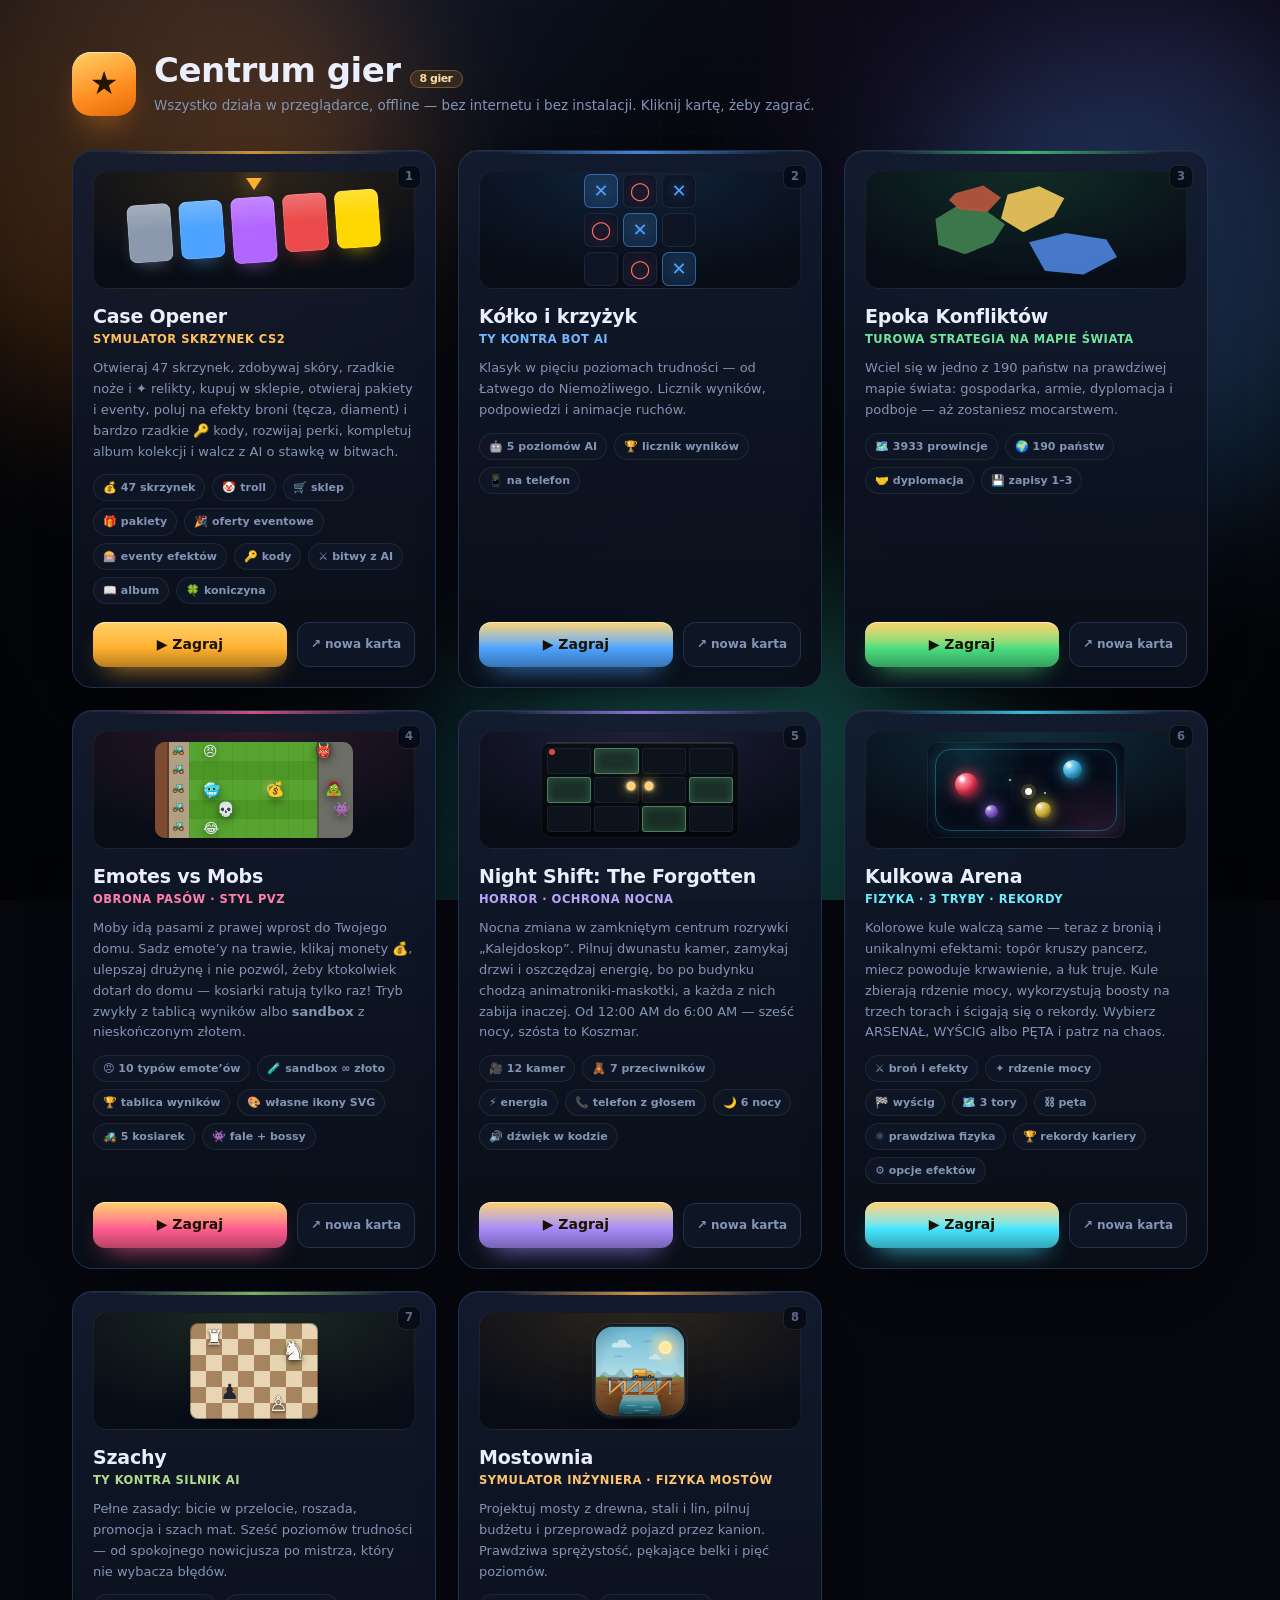
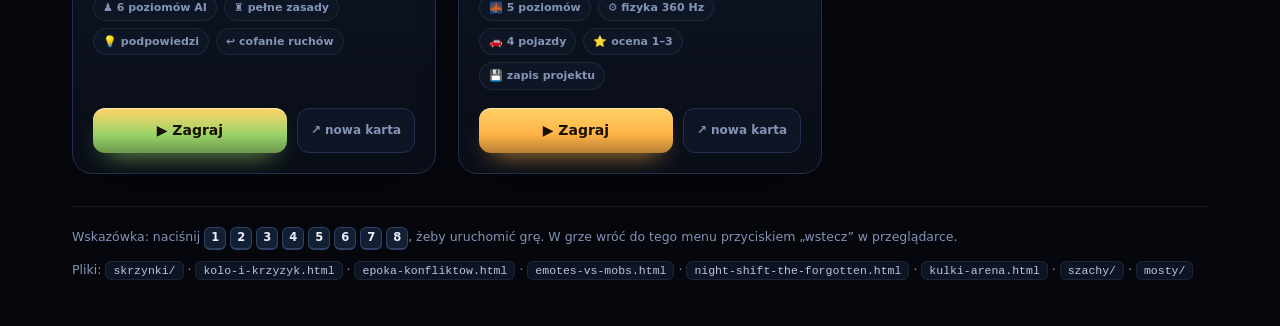
<file: index.html>
﻿<!DOCTYPE html>
<html lang="pl">
<head>
<meta charset="utf-8">
<meta name="viewport" content="width=device-width, initial-scale=1">
<meta name="color-scheme" content="dark">
<title>Centrum gier — wybierz grę</title>
<style>
/* ==========================================================================
   Centrum gier — launcher dla 8 gier
   (skrzynki, kółko i krzyżyk, Epoka Konfliktów, Emotes vs Mobs,
    Night Shift: The Forgotten, Kulkowa Arena, Szachy, Mostownia)
   Plik samodzielny: bez internetu, bez zależności. Wystarczy otworzyć w przeglądarce.
   ========================================================================== */
*{box-sizing:border-box}
:root{
  --bg:#05070d;
  --line:#22304f;
  --line2:#2f4266;
  --txt:#eaeffb;
  --dim:#8494b5;
  --dim2:#5d6b8a;
  --ac:#ffb02e;
}
html,body{height:100%}
body{
  margin:0;background:var(--bg);color:var(--txt);overflow-x:hidden;
  font:15px/1.55 "Segoe UI",system-ui,-apple-system,Roboto,Arial,sans-serif;
  -webkit-font-smoothing:antialiased;
}

/* ------------------------------ tło ------------------------------ */
.bg{position:fixed;inset:0;z-index:0;overflow:hidden;
  background:
    radial-gradient(1100px 720px at 10% -12%, #16213c 0%, transparent 62%),
    radial-gradient(900px 620px at 94% 6%,  #1d1332 0%, transparent 60%),
    radial-gradient(1000px 660px at 50% 112%, #0d2434 0%, transparent 62%),
    linear-gradient(180deg,#05070d,#04060b)}
.blob{position:absolute;border-radius:50%;filter:blur(80px);opacity:.28;animation:drift 26s ease-in-out infinite}
.b1{width:540px;height:540px;left:-150px;top:-140px;background:#ff8a1e}
.b2{width:480px;height:480px;right:-130px;top:4%;background:#4da3ff;animation-delay:-8s}
.b3{width:560px;height:560px;left:36%;bottom:-240px;background:#2ec4a6;animation-delay:-16s}
@keyframes drift{
  0%,100%{transform:translate3d(0,0,0) scale(1)}
  33%{transform:translate3d(46px,34px,0) scale(1.09)}
  66%{transform:translate3d(-34px,22px,0) scale(.94)}
}
.grid-lines{position:absolute;inset:0;opacity:.3;
  background-image:
    linear-gradient(rgba(255,255,255,.05) 1px,transparent 1px),
    linear-gradient(90deg,rgba(255,255,255,.05) 1px,transparent 1px);
  background-size:66px 66px;
  -webkit-mask-image:radial-gradient(circle at 50% 26%,#000 0%,transparent 76%);
          mask-image:radial-gradient(circle at 50% 26%,#000 0%,transparent 76%)}
.vignette{position:absolute;inset:0;
  background:radial-gradient(circle at 50% 38%,transparent 42%,rgba(0,0,0,.6) 100%)}

/* --------------------------- układ strony --------------------------- */
main{position:relative;z-index:1;max-width:1180px;margin:0 auto;padding:52px 22px 46px}

.head{display:flex;align-items:center;gap:18px;margin-bottom:34px;animation:up .5s backwards cubic-bezier(.2,.8,.3,1)}
.head .mark{
  flex:none;width:64px;height:64px;border-radius:19px;display:grid;place-items:center;
  font-size:32px;color:#231502;
  background:linear-gradient(160deg,#ffd166,#ff8a1e 62%,#e06a08);
  box-shadow:0 18px 36px -18px #ff8a1e, inset 0 1px 0 rgba(255,255,255,.55)}
.head h1{margin:0;font-size:34px;font-weight:900;letter-spacing:-.5px;line-height:1.1}
.head p{margin:6px 0 0;color:var(--dim);font-size:13.5px}
.head .count{
  display:inline-block;margin-left:9px;padding:2px 9px;border-radius:99px;font-size:11px;font-weight:900;
  color:#ffd9a3;background:rgba(255,176,46,.12);border:1px solid rgba(255,176,46,.34)}

/* ------------------------------ karty ------------------------------ */
.cards{display:grid;grid-template-columns:repeat(auto-fit,minmax(318px,1fr));gap:22px}

.card{
  position:relative;display:flex;flex-direction:column;gap:12px;padding:20px;border-radius:20px;
  overflow:hidden;cursor:pointer;outline:none;
  background:linear-gradient(180deg,rgba(19,28,48,.92),rgba(9,14,24,.95));
  border:1px solid var(--line);
  box-shadow:0 26px 52px -36px #000, inset 0 1px 0 rgba(255,255,255,.05);
  transition:transform .22s cubic-bezier(.2,.8,.3,1),border-color .22s,box-shadow .22s;
  animation:up .5s backwards cubic-bezier(.2,.8,.3,1)}
.card:nth-child(1){animation-delay:.04s}
.card:nth-child(2){animation-delay:.11s}
.card:nth-child(3){animation-delay:.18s}
.card:nth-child(4){animation-delay:.25s}
.card:nth-child(5){animation-delay:.32s}
.card:nth-child(6){animation-delay:.39s}
.card:nth-child(7){animation-delay:.46s}
.card:nth-child(8){animation-delay:.53s}
.card:hover,.card:focus-visible{
  transform:translateY(-5px);
  border-color:color-mix(in srgb, var(--ac) 55%, var(--line));
  box-shadow:0 34px 64px -32px color-mix(in srgb, var(--ac) 42%, #000), inset 0 1px 0 rgba(255,255,255,.08)}
.card::before{content:"";position:absolute;inset:0;pointer-events:none;opacity:0;transition:opacity .26s;
  background:radial-gradient(560px 280px at 14% -6%, color-mix(in srgb, var(--ac) 24%, transparent), transparent 64%)}
.card:hover::before,.card:focus-visible::before{opacity:1}
.card::after{content:"";position:absolute;left:12%;right:12%;top:0;height:3px;border-radius:0 0 4px 4px;
  background:linear-gradient(90deg,transparent,var(--ac),transparent);opacity:.8}

/* podglądy (miniatury „z gry”) */
.prev{position:relative;height:118px;border-radius:14px;overflow:hidden;
  background:radial-gradient(360px 160px at 50% 0%, color-mix(in srgb, var(--ac) 15%, transparent), transparent 70%), #070c16;
  border:1px solid rgba(255,255,255,.06);display:grid;place-items:center}

/* 8) Mostownia — ikona gry */
.game-icon{display:block;width:94px;height:94px;border-radius:20px;
  box-shadow:0 20px 38px -18px #000, 0 0 0 1px rgba(255,255,255,.09);
  transition:transform .28s cubic-bezier(.2,.8,.3,1), box-shadow .28s}
.card:hover .game-icon,.card:focus-visible .game-icon{
  transform:translateY(-2px) scale(1.045);
  box-shadow:0 24px 44px -18px #000,
             0 0 0 1px color-mix(in srgb, var(--ac) 40%, transparent),
             0 0 34px -8px color-mix(in srgb, var(--ac) 32%, transparent)}

/* 1) skrzynki — mini ruletka */
.roulette{display:flex;gap:8px;transform:rotate(-4deg)}
.roulette i{width:44px;height:58px;border-radius:8px;background:linear-gradient(180deg,rgba(255,255,255,.22),transparent 46%),var(--c);
  box-shadow:inset 0 0 0 1px rgba(255,255,255,.14), 0 10px 20px -12px var(--c);
  animation:bob 2.6s ease-in-out infinite}
.roulette i:nth-child(2){animation-delay:-.4s}
.roulette i:nth-child(3){animation-delay:-.8s;height:66px}
.roulette i:nth-child(4){animation-delay:-1.2s}
.roulette i:nth-child(5){animation-delay:-1.6s}
@keyframes bob{0%,100%{transform:translateY(-3px)}50%{transform:translateY(3px)}}
.pointer{position:absolute;top:6px;left:50%;transform:translateX(-50%);width:0;height:0;
  border-left:8px solid transparent;border-right:8px solid transparent;border-top:12px solid var(--ac);
  filter:drop-shadow(0 0 10px var(--ac))}

/* 2) kółko i krzyżyk — mini plansza */
.board{display:grid;grid-template-columns:repeat(3,34px);grid-template-rows:repeat(3,34px);gap:5px}
.board i{display:grid;place-items:center;border-radius:7px;font-size:18px;font-weight:900;font-style:normal;
  background:#0e1626;border:1px solid rgba(255,255,255,.07)}
.board i.x{color:#4da3ff;text-shadow:0 0 14px rgba(77,163,255,.6)}
.board i.o{color:#ff6b6b;text-shadow:0 0 14px rgba(255,107,107,.55)}
.board i.win{background:rgba(77,163,255,.16);border-color:rgba(77,163,255,.5)}

/* 7) szachy — mini szachownica */
.chess-prev{position:relative;width:128px;height:96px;border-radius:8px;
  background:conic-gradient(#e8d5b5 0 25%, #a9855f 0 50%, #e8d5b5 0 75%, #a9855f 0) 0 0/32px 32px;
  box-shadow:0 14px 30px -18px #000, inset 0 0 0 1px rgba(0,0,0,.35)}
.chess-prev span{position:absolute;font-size:21px;line-height:1;transform:translate(-50%,-50%);
  color:#22252b;text-shadow:0 1px 0 rgba(255,255,255,.28)}
.chess-prev span.w{color:#fdfbf7;text-shadow:0 0 2px #2e2114,0 2px 3px rgba(0,0,0,.4)}
.chess-prev span.main{font-size:27px;color:#fdfbf7;text-shadow:0 0 3px #2e2114,0 3px 6px rgba(0,0,0,.45);
  filter:drop-shadow(0 0 10px rgba(154,212,106,.45))}

/* 3) Epoka Konfliktów — mini mapa */
.mini-map{position:relative;width:190px;height:92px}
.mini-map i{position:absolute;font-style:normal;opacity:.95;filter:drop-shadow(0 6px 10px rgba(0,0,0,.5))}
.mini-map i:nth-child(1){left:0;top:18px;width:74px;height:52px;background:#3f7d4f;
  clip-path:polygon(6% 32%,34% 8%,72% 14%,100% 42%,84% 78%,46% 100%,10% 82%)}
.mini-map i:nth-child(2){left:70px;top:2px;width:66px;height:46px;background:#e8c25a;
  clip-path:polygon(10% 18%,58% 0,96% 26%,80% 66%,34% 100%,0 70%)}
.mini-map i:nth-child(3){left:98px;top:46px;width:88px;height:46px;background:#4a7fd4;
  clip-path:polygon(0 26%,42% 6%,88% 20%,100% 58%,62% 96%,18% 88%)}
.mini-map i:nth-child(4){left:18px;top:0;width:52px;height:30px;background:#b5563f;
  clip-path:polygon(12% 30%,66% 4%,100% 44%,74% 92%,20% 84%,0 52%)}

/* 4) Emotes vs Mobs — mini plansza w stylu PvZ (pasy trawnika) */
.mini-td{position:relative;width:198px;height:96px;border-radius:10px;overflow:hidden;
  background:#20301a;box-shadow:inset 0 0 0 1px rgba(255,255,255,.06)}
.mini-td .street{position:absolute;right:0;top:0;width:36px;height:96px;background:#6d6f66;
  box-shadow:inset 2px 0 0 #565a4e}
.mini-td .porch{position:absolute;left:14px;top:0;width:20px;height:96px;background:#b0a184}
.mini-td .wall{position:absolute;left:0;top:0;width:14px;height:96px;background:#7d4b32;
  box-shadow:inset -2px 0 0 #63382a}
.mini-td .lawn{position:absolute;left:34px;top:0;width:128px;height:96px;
  background:
    repeating-linear-gradient(90deg, rgba(0,0,0,.06) 0 1px, transparent 1px 14.2px),
    repeating-linear-gradient(180deg, #57a530 0 19.2px, #4d9727 19.2px 38.4px)}
.mini-td b{position:absolute;font-size:14px;font-weight:400;line-height:1;
  filter:drop-shadow(0 3px 5px rgba(0,0,0,.5))}
.mini-td b.sm{font-size:10px;filter:none}
.mini-td b.mob{animation:bob 2.4s ease-in-out infinite}
.mini-td b.m2{animation-delay:-1.2s}
.mini-td .glow{position:absolute;left:112px;top:42px;width:10px;height:10px;border-radius:50%;
  border:2px solid #ffd166;box-shadow:0 0 10px rgba(255,209,102,.9)}

/* 6) Kulkowa Arena — mini arena z kolorowymi kulami i zderzeniem */
.mini-arena{position:relative;width:198px;height:96px;border-radius:10px;overflow:hidden;
  background:
    radial-gradient(86px 76px at 20% 16%,rgba(69,230,255,.13),transparent 72%),
    radial-gradient(90px 72px at 84% 88%,rgba(255,79,154,.12),transparent 72%),
    #060c18;
  box-shadow:inset 0 0 0 1px rgba(255,255,255,.06)}
.mini-arena::before{content:"";position:absolute;inset:7px 8px;border-radius:16px;z-index:1;
  border:1px solid rgba(69,230,255,.3);
  box-shadow:0 0 15px rgba(69,230,255,.13),inset 0 0 22px rgba(69,230,255,.045)}
.mini-arena::after{content:"";position:absolute;inset:7px 8px;border-radius:16px;z-index:1;opacity:.55;
  background:
    linear-gradient(rgba(116,175,255,.07) 1px,transparent 1px),
    linear-gradient(90deg,rgba(116,175,255,.07) 1px,transparent 1px);
  background-size:19px 19px;
  -webkit-mask-image:radial-gradient(circle at 50% 50%,#000,transparent 92%);
          mask-image:radial-gradient(circle at 50% 50%,#000,transparent 92%)}
.mini-arena i.orb{position:absolute;z-index:2;border-radius:50%;
  background:radial-gradient(circle at 31% 27%,#fff 0 5%,color-mix(in srgb,var(--c) 62%,#fff) 20%,
    var(--c) 52%,color-mix(in srgb,var(--c) 48%,#000) 100%);
  box-shadow:0 0 14px var(--c),inset -4px -5px 8px rgba(0,0,0,.3);
  animation:bob 3.4s ease-in-out infinite}
.mini-arena i.orb:nth-of-type(2){animation-delay:-.85s}
.mini-arena i.orb:nth-of-type(3){animation-delay:-1.6s}
.mini-arena i.orb:nth-of-type(4){animation-delay:-2.35s}
.mini-arena .hp{position:absolute;z-index:3;width:30px;height:3px;border-radius:99px;transform:translateX(-50%);
  background:linear-gradient(90deg,var(--c) 0 var(--fill,72%),rgba(255,255,255,.12) var(--fill,72%) 100%);
  box-shadow:0 0 7px color-mix(in srgb,var(--c) 45%,transparent)}
.mini-arena .impact{position:absolute;z-index:4;left:98px;top:46px;width:7px;height:7px;border-radius:50%;
  background:#fff;box-shadow:0 0 0 4px rgba(255,214,105,.16),0 0 18px #ffd166,0 0 32px rgba(69,230,255,.5);
  animation:miniImpact 2.4s ease-in-out infinite}
.mini-arena .spark{position:absolute;z-index:4;width:2px;height:2px;border-radius:50%;background:#fff;opacity:.8;
  box-shadow:0 0 6px #8cf7ff;animation:miniSpark 2.4s ease-in-out infinite}
@keyframes miniImpact{0%,100%{transform:scale(.72);opacity:.55}48%{transform:scale(1.05);opacity:1}}
@keyframes miniSpark{0%,100%{opacity:.2;transform:scale(.6)}50%{opacity:.95;transform:scale(1.2)}}

/* 5) Night Shift — mini monitoring (siatka kamer + para święcących oczu) */
.mini-cam{position:relative;width:198px;height:96px;border-radius:10px;overflow:hidden;
  background:linear-gradient(180deg,#0a0e14,#04060a);box-shadow:inset 0 0 0 1px rgba(255,255,255,.06);
  display:grid;grid-template-columns:repeat(4,1fr);grid-template-rows:repeat(3,1fr);
  gap:3px;padding:6px}
.mini-cam i{border-radius:3px;background:#0d131c;border:1px solid rgba(255,255,255,.055)}
.mini-cam i.on{background:rgba(126,231,168,.17);border-color:rgba(126,231,168,.45);
  box-shadow:inset 0 0 8px rgba(126,231,168,.22)}
.mini-cam .eyes{position:absolute;left:50%;top:46%;transform:translate(-50%,-50%);
  display:flex;gap:9px}
.mini-cam .eyes b{width:9px;height:9px;border-radius:50%;background:#ffd27a;
  box-shadow:0 0 13px #ffb02e, 0 0 4px #fff}
.mini-cam .scan{position:absolute;left:0;right:0;height:2px;background:rgba(255,255,255,.11);
  animation:scanmove 3.4s linear infinite}
@keyframes scanmove{0%{top:2px}100%{top:94px}}
.mini-cam .rec{position:absolute;left:8px;top:7px;width:6px;height:6px;border-radius:50%;
  background:#e04b3a;animation:blink 1.4s steps(1,end) infinite}
@keyframes blink{0%,49%{opacity:1}50%,100%{opacity:.15}}

.card h2{margin:4px 0 0;font-size:19px;font-weight:900;letter-spacing:-.2px;line-height:1.25}
.card h2 small{display:block;margin-top:3px;font-size:11.5px;font-weight:800;letter-spacing:.5px;
  text-transform:uppercase;color:color-mix(in srgb, var(--ac) 78%, #fff)}
.card p{margin:0;font-size:13px;line-height:1.6;color:var(--dim)}
.tags{display:flex;flex-wrap:wrap;gap:7px}
.tags span{font-size:11px;font-weight:800;padding:4px 9px;border-radius:99px;color:var(--dim);
  background:#0e1626;border:1px solid rgba(255,255,255,.07)}

.row{display:flex;align-items:center;gap:10px;margin-top:auto;padding-top:6px}
.play{
  flex:1;display:flex;align-items:center;justify-content:center;gap:8px;
  padding:12px 16px;border-radius:12px;text-decoration:none;font-weight:900;font-size:14px;
  color:#1a1000;background:linear-gradient(180deg,#ffd166,var(--ac) 58%,color-mix(in srgb, var(--ac) 72%, #000));
  box-shadow:0 12px 26px -14px var(--ac), inset 0 1px 0 rgba(255,255,255,.5);
  transition:transform .16s,filter .16s}
.card:hover .play{filter:brightness(1.07)}
.play:active{transform:scale(.985)}
.newtab{
  flex:none;display:flex;align-items:center;gap:6px;padding:12px 13px;border-radius:12px;
  text-decoration:none;font-size:12px;font-weight:800;color:var(--dim);
  background:#0e1626;border:1px solid var(--line);transition:color .16s,border-color .16s,background .16s}
.newtab:hover{color:var(--txt);border-color:var(--line2);background:#131f33}

.key{
  position:absolute;top:14px;right:14px;z-index:2;width:24px;height:24px;border-radius:8px;
  display:grid;place-items:center;font-size:11.5px;font-weight:900;color:var(--dim2);
  background:rgba(6,11,20,.8);border:1px solid rgba(255,255,255,.09)}
.last{
  position:absolute;top:14px;left:14px;z-index:2;display:none;align-items:center;gap:5px;
  padding:4px 10px;border-radius:99px;font-size:10.5px;font-weight:900;letter-spacing:.3px;
  color:#04210f;background:linear-gradient(180deg,#8ef0b0,#3ddc84);
  box-shadow:0 10px 22px -12px #3ddc84}
.card[data-last="1"] .last{display:inline-flex}

/* ------------------------------ stopka ------------------------------ */
footer{margin-top:32px;padding-top:20px;border-top:1px solid rgba(255,255,255,.07);
  display:flex;flex-wrap:wrap;gap:10px 18px;align-items:center;justify-content:space-between;
  font-size:12.5px;color:var(--dim)}
footer code{padding:2px 7px;border-radius:6px;background:#0d1524;border:1px solid rgba(255,255,255,.07);
  font-size:11.5px;color:#b9c6e0}
kbd{display:inline-block;min-width:20px;padding:1px 6px;border-radius:6px;text-align:center;
  font:inherit;font-size:11.5px;font-weight:900;color:var(--txt);
  background:#131f33;border:1px solid #2f4266;border-bottom-width:2px}

@keyframes up{from{opacity:0;transform:translateY(16px)}to{opacity:1;transform:none}}
@media (max-width:760px){
  main{padding:34px 16px 34px}
  .head .mark{width:54px;height:54px;font-size:26px;border-radius:16px}
  .head h1{font-size:26px}
  .cards{grid-template-columns:1fr;gap:16px}
  footer{flex-direction:column;align-items:flex-start}
}
@media (prefers-reduced-motion:reduce){
  .blob,.roulette i{animation:none}
  .card,.head{animation:none}
}
</style>
</head>
<body>

<div class="bg" aria-hidden="true">
  <span class="blob b1"></span><span class="blob b2"></span><span class="blob b3"></span>
  <div class="grid-lines"></div>
  <div class="vignette"></div>
</div>

<main>
  <header class="head">
    <div class="mark">★</div>
    <div>
      <h1>Centrum gier<span class="count">8 gier</span></h1>
      <p>Wszystko działa w przeglądarce, offline — bez internetu i bez instalacji. Kliknij kartę, żeby zagrać.</p>
    </div>
  </header>

  <section class="cards">

    <!-- 1. CASE OPENER -->
    <article class="card" data-game="skrzynki" data-href="skrzynki/skrzynki.html" tabindex="0" style="--ac:#ffb02e">
      <span class="key">1</span>
      <span class="last">▶ ostatnio grane</span>
      <div class="prev">
        <span class="pointer"></span>
        <div class="roulette">
          <i style="--c:#8b98ad"></i>
          <i style="--c:#4da3ff"></i>
          <i style="--c:#b266ff"></i>
          <i style="--c:#eb4b4b"></i>
          <i style="--c:#ffd700"></i>
        </div>
      </div>
      <h2>Case Opener <small>symulator skrzynek CS2</small></h2>
      <p>Otwieraj 47 skrzynek, zdobywaj skóry, rzadkie noże i ✦ relikty, kupuj w sklepie, otwieraj pakiety i eventy, poluj na efekty broni (tęcza, diament) i bardzo rzadkie 🔑 kody, rozwijaj perki, kompletuj album kolekcji i walcz z AI o stawkę w bitwach.</p>
      <div class="tags"><span>💰 47 skrzynek</span><span>🤡 troll</span><span>🛒 sklep</span><span>🎁 pakiety</span><span>🎉 oferty eventowe</span><span>🎰 eventy efektów</span><span>🔑 kody</span><span>⚔️ bitwy z AI</span><span>📖 album</span><span>🍀 koniczyna</span></div>
      <div class="row">
        <a class="play" href="skrzynki/skrzynki.html">▶ Zagraj</a>
        <a class="newtab" href="skrzynki/skrzynki.html" target="_blank" rel="noopener" title="Otwórz w nowej karcie">↗ nowa karta</a>
      </div>
    </article>

    <!-- 2. KÓŁKO I KRZYŻYK -->
    <article class="card" data-game="kolo" data-href="kolo-i-krzyzyk.html" tabindex="0" style="--ac:#4da3ff">
      <span class="key">2</span>
      <span class="last">▶ ostatnio grane</span>
      <div class="prev">
        <div class="board">
          <i class="x win">✕</i><i class="o">◯</i><i class="x">✕</i>
          <i class="o">◯</i><i class="x win">✕</i><i></i>
          <i></i><i class="o">◯</i><i class="x win">✕</i>
        </div>
      </div>
      <h2>Kółko i krzyżyk <small>ty kontra bot AI</small></h2>
      <p>Klasyk w pięciu poziomach trudności — od Łatwego do Niemożliwego. Licznik wyników, podpowiedzi i animacje ruchów.</p>
      <div class="tags"><span>🤖 5 poziomów AI</span><span>🏆 licznik wyników</span><span>📱 na telefon</span></div>
      <div class="row">
        <a class="play" href="kolo-i-krzyzyk.html">▶ Zagraj</a>
        <a class="newtab" href="kolo-i-krzyzyk.html" target="_blank" rel="noopener" title="Otwórz w nowej karcie">↗ nowa karta</a>
      </div>
    </article>

    <!-- 3. EPOKA KONFLIKTÓW -->
    <article class="card" data-game="epoka" data-href="epoka-konfliktow.html" tabindex="0" style="--ac:#4ade80">
      <span class="key">3</span>
      <span class="last">▶ ostatnio grane</span>
      <div class="prev">
        <div class="mini-map"><i></i><i></i><i></i><i></i></div>
      </div>
      <h2>Epoka Konfliktów <small>turowa strategia na mapie świata</small></h2>
      <p>Wciel się w jedno z 190 państw na prawdziwej mapie świata: gospodarka, armie, dyplomacja i podboje — aż zostaniesz mocarstwem.</p>
      <div class="tags"><span>🗺️ 3933 prowincje</span><span>🌍 190 państw</span><span>🤝 dyplomacja</span><span>💾 zapisy 1–3</span></div>
      <div class="row">
        <a class="play" href="epoka-konfliktow.html">▶ Zagraj</a>
        <a class="newtab" href="epoka-konfliktow.html" target="_blank" rel="noopener" title="Otwórz w nowej karcie">↗ nowa karta</a>
      </div>
    </article>

    <!-- 4. EMOTES VS MOBS -->
    <article class="card" data-game="emotes" data-href="emotes-vs-mobs.html" tabindex="0" style="--ac:#ff5d8f">
      <span class="key">4</span>
      <span class="last">▶ ostatnio grane</span>
      <div class="prev">
        <div class="mini-td">
          <i class="street"></i><i class="porch"></i><i class="wall"></i>
          <span class="lawn"></span>
          <b class="sm" style="left:17px;top:3px">🚜</b>
          <b class="sm" style="left:17px;top:22px">🚜</b>
          <b class="sm" style="left:17px;top:41px">🚜</b>
          <b class="sm" style="left:17px;top:60px">🚜</b>
          <b class="sm" style="left:17px;top:79px">🚜</b>
          <b style="left:48px;top:2px">😠</b>
          <b style="left:48px;top:41px">🥶</b>
          <b style="left:62px;top:60px">💀</b>
          <b style="left:48px;top:79px">😂</b>
          <span class="glow"></span>
          <b style="left:112px;top:40px">💰</b>
          <b class="mob" style="left:160px;top:1px">👹</b>
          <b class="mob m2" style="left:170px;top:39px">🧟</b>
          <b class="mob" style="left:178px;top:60px">👾</b>
        </div>
      </div>
      <h2>Emotes vs Mobs <small>obrona pasów · styl PvZ</small></h2>
      <p>Moby idą pasami z prawej wprost do Twojego domu. Sadz emote’y na trawie, klikaj monety 💰, ulepszaj drużynę i nie pozwól, żeby ktokolwiek dotarł do domu — kosiarki ratują tylko raz! Tryb zwykły z tablicą wyników albo <b>sandbox</b> z nieskończonym złotem.</p>
      <div class="tags"><span>😠 10 typów emote’ów</span><span>🧪 sandbox ∞ złoto</span><span>🏆 tablica wyników</span><span>🎨 własne ikony SVG</span><span>🚜 5 kosiarek</span><span>👾 fale + bossy</span></div>
      <div class="row">
        <a class="play" href="emotes-vs-mobs.html">▶ Zagraj</a>
        <a class="newtab" href="emotes-vs-mobs.html" target="_blank" rel="noopener" title="Otwórz w nowej karcie">↗ nowa karta</a>
      </div>
    </article>

    <!-- 5. NIGHT SHIFT: THE FORGOTTEN -->
    <article class="card" data-game="nightshift" data-href="night-shift-the-forgotten.html" tabindex="0" style="--ac:#a78bfa">
      <span class="key">5</span>
      <span class="last">▶ ostatnio grane</span>
      <div class="prev">
        <div class="mini-cam">
          <i></i><i class="on"></i><i></i><i></i>
          <i class="on"></i><i></i><i></i><i class="on"></i>
          <i></i><i></i><i class="on"></i><i></i>
          <span class="rec"></span>
          <span class="scan"></span>
          <span class="eyes"><b></b><b></b></span>
        </div>
      </div>
      <h2>Night Shift: The Forgotten <small>horror · ochrona nocna</small></h2>
      <p>Nocna zmiana w zamkniętym centrum rozrywki „Kalejdoskop”. Pilnuj dwunastu kamer, zamykaj drzwi i oszczędzaj energię, bo po budynku chodzą animatroniki-maskotki, a każda z nich zabija inaczej. Od 12:00 AM do 6:00 AM — sześć nocy, szósta to Koszmar.</p>
      <div class="tags"><span>🎥 12 kamer</span><span>🧸 7 przeciwników</span><span>⚡ energia</span><span>📞 telefon z głosem</span><span>🌙 6 nocy</span><span>🔊 dźwięk w kodzie</span></div>
      <div class="row">
        <a class="play" href="night-shift-the-forgotten.html">▶ Zagraj</a>
        <a class="newtab" href="night-shift-the-forgotten.html" target="_blank" rel="noopener" title="Otwórz w nowej karcie">↗ nowa karta</a>
      </div>
    </article>

    <!-- 6. KULKOWA ARENA -->
    <article class="card" data-game="kulki" data-href="kulki-arena.html" tabindex="0" style="--ac:#45e6ff">
      <span class="key">6</span>
      <span class="last">▶ ostatnio grane</span>
      <div class="prev">
        <div class="mini-arena">
          <i class="orb" style="left:28px;top:31px;width:23px;height:23px;--c:#ff3b5c"></i>
          <span class="hp" style="left:40px;top:24px;--fill:68%"></span>
          <i class="orb" style="left:136px;top:18px;width:19px;height:19px;--c:#3bc9ff"></i>
          <span class="hp" style="left:146px;top:12px;--fill:91%"></span>
          <i class="orb" style="left:108px;top:60px;width:16px;height:16px;--c:#ffd93d"></i>
          <span class="hp" style="left:116px;top:53px;--fill:44%"></span>
          <i class="orb" style="left:58px;top:63px;width:13px;height:13px;--c:#9b6bff"></i>
          <span class="hp" style="left:65px;top:57px;--fill:82%"></span>
          <span class="impact"></span>
          <span class="spark" style="left:82px;top:37px"></span>
          <span class="spark" style="left:117px;top:50px;animation-delay:-.7s"></span>
        </div>
      </div>
      <h2>Kulkowa Arena <small>fizyka · 3 tryby · rekordy</small></h2>
      <p>Kolorowe kule walczą same — teraz z bronią i unikalnymi efektami: topór kruszy pancerz, miecz powoduje krwawienie, a łuk truje. Kule zbierają rdzenie mocy, wykorzystują boosty na trzech torach i ścigają się o rekordy. Wybierz ARSENAŁ, WYŚCIG albo PĘTA i patrz na chaos.</p>
      <div class="tags"><span>⚔️ broń i efekty</span><span>✦ rdzenie mocy</span><span>🏁 wyścig</span><span>🗺️ 3 tory</span><span>⛓ pęta</span><span>⚛️ prawdziwa fizyka</span><span>🏆 rekordy kariery</span><span>⚙️ opcje efektów</span></div>
      <div class="row">
        <a class="play" href="kulki-arena.html">▶ Zagraj</a>
        <a class="newtab" href="kulki-arena.html" target="_blank" rel="noopener" title="Otwórz w nowej karcie">↗ nowa karta</a>
      </div>
    </article>

    <!-- 7. SZACHY -->
    <article class="card" data-game="szachy" data-href="szachy/index.html" tabindex="0" style="--ac:#9ad46a">
      <span class="key">7</span>
      <span class="last">▶ ostatnio grane</span>
      <div class="prev">
        <div class="chess-prev">
          <span class="main" style="left:81%;top:28%">♞</span>
          <span class="w" style="left:19%;top:16%">♜</span>
          <span style="left:31%;top:72%">♟</span>
          <span class="w" style="left:69%;top:84%">♙</span>
        </div>
      </div>
      <h2>Szachy <small>ty kontra silnik AI</small></h2>
      <p>Pełne zasady: bicie w przelocie, roszada, promocja i szach mat. Sześć poziomów trudności — od spokojnego nowicjusza po mistrza, który nie wybacza błędów.</p>
      <div class="tags"><span>♟ 6 poziomów AI</span><span>♜ pełne zasady</span><span>💡 podpowiedzi</span><span>↩️ cofanie ruchów</span></div>
      <div class="row">
        <a class="play" href="szachy/index.html">▶ Zagraj</a>
        <a class="newtab" href="szachy/index.html" target="_blank" rel="noopener" title="Otwórz w nowej karcie">↗ nowa karta</a>
      </div>
    </article>

    <!-- 8. MOSTOWNIA -->
    <article class="card" data-game="mosty" data-href="mosty/index.html" tabindex="0" style="--ac:#ffb347">
      <span class="key">8</span>
      <span class="last">▶ ostatnio grane</span>
      <div class="prev">
        <img class="game-icon" src="mosty/icon.svg" alt="Mostownia — kratownicowy most nad kanionem" width="94" height="94">
      </div>
      <h2>Mostownia <small>symulator inżyniera · fizyka mostów</small></h2>
      <p>Projektuj mosty z drewna, stali i lin, pilnuj budżetu i przeprowadź pojazd przez kanion. Prawdziwa sprężystość, pękające belki i pięć poziomów.</p>
      <div class="tags"><span>🌉 5 poziomów</span><span>⚙️ fizyka 360 Hz</span><span>🚗 4 pojazdy</span><span>⭐ ocena 1–3</span><span>💾 zapis projektu</span></div>
      <div class="row">
        <a class="play" href="mosty/index.html">▶ Zagraj</a>
        <a class="newtab" href="mosty/index.html" target="_blank" rel="noopener" title="Otwórz w nowej karcie">↗ nowa karta</a>
      </div>
    </article>

  </section>

  <footer>
    <span>Wskazówka: naciśnij <kbd>1</kbd> <kbd>2</kbd> <kbd>3</kbd> <kbd>4</kbd> <kbd>5</kbd> <kbd>6</kbd> <kbd>7</kbd> <kbd>8</kbd>, żeby uruchomić grę. W grze wróć do tego menu przyciskiem „wstecz” w przeglądarce.</span>
    <span>Pliki: <code>skrzynki/</code> · <code>kolo-i-krzyzyk.html</code> · <code>epoka-konfliktow.html</code> · <code>emotes-vs-mobs.html</code> · <code>night-shift-the-forgotten.html</code> · <code>kulki-arena.html</code> · <code>szachy/</code> · <code>mosty/</code></span>
  </footer>
</main>

<script>
(function(){
  "use strict";
  var LAST_KEY = "gryHub.last";                 // osobny klucz — nie dotyka zapisów gier
  var cards = Array.prototype.slice.call(document.querySelectorAll(".card"));

  /* klik w dowolnym miejscu karty (poza linkami) uruchamia grę */
  cards.forEach(function(card){
    card.addEventListener("click", function(e){
      if(e.target.closest("a")) return;          // linki działają normalnie
      go(card);
    });
    card.addEventListener("keydown", function(e){
      if(e.key === "Enter" || e.key === " "){ e.preventDefault(); go(card); }
    });
  });

  /* klawisze 1–8 */
  document.addEventListener("keydown", function(e){
    if(e.ctrlKey || e.altKey || e.metaKey) return;
    var n = parseInt(e.key, 10);
    if(n >= 1 && n <= cards.length) go(cards[n-1]);
  });

  function go(card){
    remember(card.dataset.game);
    location.href = card.dataset.href;
  }

  /* „ostatnio grane” (bezpiecznie — jeśli zapis zablokowany, po prostu pomijamy) */
  function remember(id){
    try{ localStorage.setItem(LAST_KEY, id); }catch(e){}
  }
  try{
    var last = localStorage.getItem(LAST_KEY);
    if(last) cards.forEach(function(c){
      if(c.dataset.game === last) c.dataset.last = "1";
    });
  }catch(e){}
})();
</script>
</body>
</html>
</file>
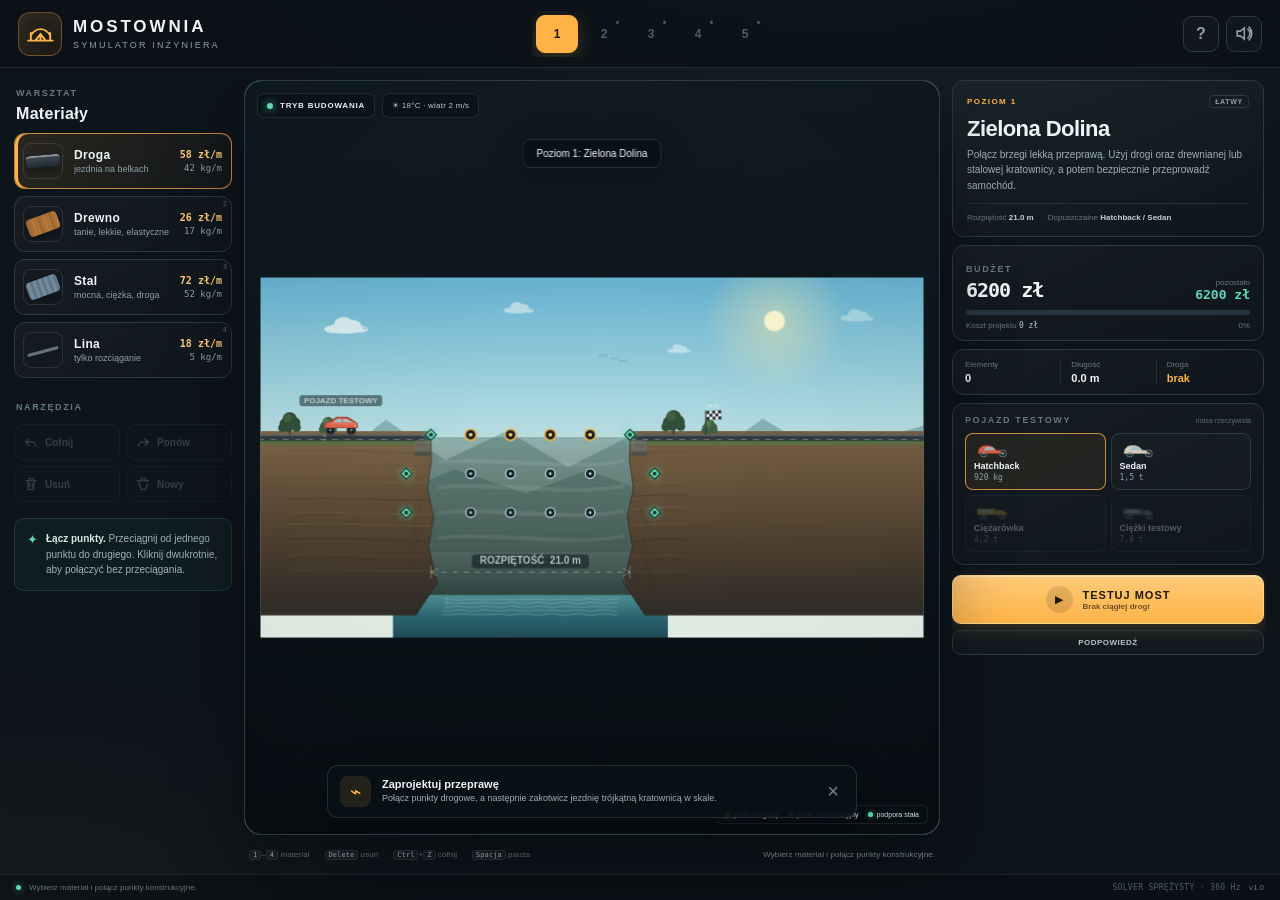
<file: mosty/index.html>
<!DOCTYPE html>
<html lang="pl">
<head>
  <meta charset="UTF-8">
  <meta name="viewport" content="width=device-width, initial-scale=1.0">
  <meta name="theme-color" content="#111820">
  <title>MOSTOWNIA — buduj mosty, testuj fizykę</title>
  <link rel="icon" type="image/svg+xml" href="icon.svg">
  <link rel="stylesheet" href="css/style.css">
</head>
<body>
  <div id="app">
    <header class="topbar">
      <div class="brand" aria-label="Mostownia">
        <div class="brand-mark">
          <svg viewBox="0 0 48 48" aria-hidden="true">
            <path d="M5 35h38M9 35V23m30 12V23M9 27c8-13 22-13 30 0M16 35l8-10 8 10M24 25v10" fill="none" stroke="currentColor" stroke-width="3" stroke-linecap="round"/>
          </svg>
        </div>
        <div>
          <strong>MOSTOWNIA</strong>
          <span>symulator inżyniera</span>
        </div>
      </div>

      <nav class="level-tabs" id="levelTabs" aria-label="Poziomy"></nav>

      <div class="top-actions">
        <div class="save-indicator" id="saveIndicator"><span></span> Projekt zapisany</div>
        <button class="icon-btn" id="btnHelp" title="Jak grać (H)" aria-label="Pomoc">?</button>
        <button class="icon-btn" id="btnSound" title="Dźwięk" aria-label="Przełącz dźwięk">
          <svg viewBox="0 0 24 24" class="sound-on" aria-hidden="true"><path d="M4 9v6h4l5 4V5L8 9H4Zm13.5-2.5a7 7 0 0 1 0 11M19 4a11 11 0 0 1 0 16" fill="none" stroke="currentColor" stroke-width="2" stroke-linecap="round"/></svg>
          <svg viewBox="0 0 24 24" class="sound-off" aria-hidden="true"><path d="M4 9v6h4l5 4V5L8 9H4Zm12 1 5 5m0-5-5 5" fill="none" stroke="currentColor" stroke-width="2" stroke-linecap="round"/></svg>
        </button>
      </div>
    </header>

    <main class="workspace">
      <aside class="tool-panel">
        <div class="panel-heading">
          <span class="eyebrow">WARSZTAT</span>
          <h2>Materiały</h2>
        </div>
        <div class="materials" id="materials"></div>

        <div class="panel-heading tools-heading">
          <span class="eyebrow">NARZĘDZIA</span>
        </div>
        <div class="tool-grid">
          <button class="tool-btn" id="btnUndo" title="Cofnij (Ctrl+Z)">
            <svg viewBox="0 0 24 24" aria-hidden="true"><path d="M9 7 4 12l5 5M5 12h8a6 6 0 0 1 6 6" fill="none" stroke="currentColor" stroke-width="2" stroke-linecap="round" stroke-linejoin="round"/></svg>
            <span>Cofnij</span>
          </button>
          <button class="tool-btn" id="btnRedo" title="Ponów (Ctrl+Y)">
            <svg viewBox="0 0 24 24" aria-hidden="true"><path d="m15 7 5 5-5 5m4-5h-8a6 6 0 0 0-6 6" fill="none" stroke="currentColor" stroke-width="2" stroke-linecap="round" stroke-linejoin="round"/></svg>
            <span>Ponów</span>
          </button>
          <button class="tool-btn" id="btnDelete" title="Usuń zaznaczony (Delete)">
            <svg viewBox="0 0 24 24" aria-hidden="true"><path d="M4 7h16M9 7V4h6v3m-8 0 1 13h8l1-13M10 11v5m4-5v5" fill="none" stroke="currentColor" stroke-width="2" stroke-linecap="round"/></svg>
            <span>Usuń</span>
          </button>
          <button class="tool-btn" id="btnClear" title="Wyczyść cały projekt">
            <svg viewBox="0 0 24 24" aria-hidden="true"><path d="m5 7 4 13h7l3-8M8 7l2-3h6l2 3M3 7h18" fill="none" stroke="currentColor" stroke-width="2" stroke-linecap="round" stroke-linejoin="round"/></svg>
            <span>Nowy</span>
          </button>
        </div>

        <div class="build-tip">
          <span class="tip-icon">✦</span>
          <p><strong>Łącz punkty.</strong> Przeciągnij od jednego punktu do drugiego. Kliknij dwukrotnie, aby połączyć bez przeciągania.</p>
        </div>
      </aside>

      <section class="stage">
        <div class="canvas-wrap" id="canvasWrap">
          <canvas id="gameCanvas" aria-label="Plansza budowy mostu"></canvas>

          <div class="canvas-top-left">
            <span class="mode-chip build" id="modeChip"><i></i> TRYB BUDOWANIA</span>
            <span class="weather-chip">☀ 18°C · wiatr 2 m/s</span>
          </div>

          <div class="test-hud" id="testHud" hidden>
            <div class="telemetry">
              <div><span>POJAZD</span><strong id="hudVehicle">—</strong></div>
              <div><span>MASA</span><strong id="hudMass">—</strong></div>
              <div><span>PRĘDKOŚĆ</span><strong id="hudSpeed">0 km/h</strong></div>
              <div><span>OBCIĄŻENIE</span><strong id="hudLoad">0%</strong></div>
            </div>
            <div class="stress-gauge"><span id="stressBar"></span></div>
          </div>

          <div class="countdown" id="countdown" hidden>
            <span>PRZYGOTOWANIE</span>
            <strong>3</strong>
          </div>

          <div class="canvas-banner" id="canvasBanner">
            <div class="banner-icon">⌁</div>
            <div>
              <strong>Zaprojektuj przeprawę</strong>
              <p>Połącz punkty drogowe, a następnie zakotwicz jezdnię trójkątną kratownicą w skale.</p>
            </div>
            <button id="btnDismissBanner" aria-label="Zamknij">×</button>
          </div>

          <div class="cost-bubble" id="costBubble" hidden></div>
          <div class="toast-stack" id="toastStack" aria-live="polite"></div>

          <div class="canvas-legend">
            <span><i class="dot deck"></i> punkt drogowy</span>
            <span><i class="dot support"></i> punkt konstrukcyjny</span>
            <span><i class="dot fixed"></i> podpora stała</span>
          </div>
        </div>

        <div class="stage-footer">
          <span><kbd>1</kbd>–<kbd>4</kbd> materiał</span>
          <span><kbd>Delete</kbd> usuń</span>
          <span><kbd>Ctrl</kbd>+<kbd>Z</kbd> cofnij</span>
          <span><kbd>Spacja</kbd> pauza</span>
          <span class="stage-status" id="stageStatus">Gotowy do projektowania</span>
        </div>
      </section>

      <aside class="side-panel">
        <section class="mission-card">
          <div class="mission-head">
            <span class="level-no" id="levelNo">POZIOM 1</span>
            <span class="difficulty" id="levelDifficulty">ŁATWY</span>
          </div>
          <h1 id="levelName">Zielona Dolina</h1>
          <p id="levelMission">Zbuduj most nad niewielkim wąwozem.</p>
          <div class="mission-meta">
            <span>Rozpiętość <strong id="levelSpan">—</strong></span>
            <span>Dopuszczalne <strong id="levelVehicles">—</strong></span>
          </div>
        </section>

        <section class="budget-card">
          <div class="budget-top">
            <div>
              <span class="eyebrow">BUDŻET</span>
              <strong id="budgetTotal">0 zł</strong>
            </div>
            <div class="budget-left">
              <span>pozostało</span>
              <strong id="budgetLeft">0 zł</strong>
            </div>
          </div>
          <div class="budget-bar"><span id="budgetBar"></span></div>
          <div class="budget-bottom">
            <span>Koszt projektu <strong id="projectCost">0 zł</strong></span>
            <span id="budgetPct">0%</span>
          </div>
        </section>

        <section class="stats-card">
          <div class="stat"><span>Elementy</span><strong id="statElements">0</strong></div>
          <div class="stat"><span>Długość</span><strong id="statLength">0 m</strong></div>
          <div class="stat"><span>Droga</span><strong id="statRoad">brak</strong></div>
        </section>

        <section class="selection-card" id="selectionCard" hidden>
          <div class="selection-head">
            <div>
              <span class="eyebrow">ZAZNACZONY ELEMENT</span>
              <strong id="selectedName">Drewno</strong>
            </div>
            <button id="btnDeselect" class="mini-close" aria-label="Odznacz">×</button>
          </div>
          <div class="selection-metrics">
            <span>Długość <strong id="selectedLength">—</strong></span>
            <span>Koszt <strong id="selectedCost">—</strong></span>
            <span>Obciążenie <strong id="selectedStress">—</strong></span>
          </div>
          <div class="mini-materials" id="miniMaterials"></div>
          <button class="btn btn-danger-ghost btn-small" id="btnRemoveSelected">Usuń element</button>
        </section>

        <section class="vehicle-card">
          <div class="section-title">
            <span class="eyebrow">POJAZD TESTOWY</span>
            <span class="mass-note">masa rzeczywista</span>
          </div>
          <div class="vehicles" id="vehicles"></div>
        </section>

        <div class="test-actions build-actions" id="buildActions">
          <button class="btn btn-primary btn-test" id="btnTest">
            <span class="test-icon">▶</span>
            <span><strong>TESTUJ MOST</strong><small id="testSubtext">Sprawdź konstrukcję</small></span>
          </button>
          <button class="btn btn-ghost btn-small" id="btnHint">PODPOWIEDŹ</button>
        </div>

        <div class="test-actions test-actions-run" id="testActions" hidden>
          <div class="run-buttons">
            <button class="btn btn-ghost" id="btnPause">PAUZA</button>
            <button class="btn btn-ghost" id="btnResetTest">RESET TESTU</button>
          </div>
          <button class="btn btn-primary" id="btnBackBuild">WRÓĆ DO BUDOWANIA</button>
        </div>
      </aside>
    </main>

    <footer class="statusbar">
      <span class="status-dot" id="statusDot"></span>
      <span id="statusText">Wybierz materiał i połącz punkty konstrukcyjne.</span>
      <span class="status-spacer"></span>
      <span class="solver-label">SOLVER SPRĘŻYSTY · 360 Hz</span>
      <span>v1.0</span>
    </footer>
  </div>

  <div class="modal-layer" id="helpModal" hidden>
    <div class="modal help-modal" role="dialog" aria-modal="true" aria-labelledby="helpTitle">
      <button class="modal-close" data-close="helpModal" aria-label="Zamknij">×</button>
      <span class="eyebrow">INSTRUKCJA</span>
      <h2 id="helpTitle">Zbuduj most, który naprawdę wytrzyma</h2>
      <div class="help-grid">
        <div>
          <h3><span>1</span> Połącz punkty</h3>
          <p>Wybierz materiał i przeciągnij między dwoma punktami. Droga musi tworzyć ciągły ciąg od lewego do prawego brzegu, a każdy jej punkt musi mieć zakotwiczoną podporę — belkę lub linę prowadzącą do stałego punktu w skale. Ukośne belki tworzą trójkąty, najsztywniejsze kształty w konstrukcjach.</p>
        </div>
        <div>
          <h3><span>2</span> Pamiętaj o fizyce</h3>
          <p>Każdy element ma masę, sprężystość i limit rozciągania/ściskania. Kable nie przenoszą ściskania. Czerwony kolor oznacza przeciążenie, a pęknięty element przestaje istnieć w symulacji.</p>
        </div>
        <div>
          <h3><span>3</span> Testuj i poprawiaj</h3>
          <p>Samochód obciąża drogę, a siła przechodzi na połączone belki i podpory. Po teście wróć do projektu bez utraty pracy. Oszczędny most bez uszkodzeń zdobywa trzy gwiazdki.</p>
        </div>
        <div>
          <h3><span>4</span> Sterowanie</h3>
          <p><kbd>1</kbd>–<kbd>4</kbd> wybór materiału · <kbd>Delete</kbd> usuń zaznaczony element · <kbd>Ctrl</kbd>+<kbd>Z</kbd> cofnij · <kbd>Spacja</kbd> pauza · <kbd>PPM</kbd> szybkie usunięcie.</p>
        </div>
      </div>
      <h3 class="mat-title">Właściwości materiałów</h3>
      <div class="material-table" id="materialTable"></div>
      <div class="modal-actions">
        <button class="btn btn-primary" data-close="helpModal">ROZUMIEM, BUDUJĘ</button>
      </div>
    </div>
  </div>

  <div class="modal-layer" id="resultModal" hidden>
    <div class="modal result-modal" role="dialog" aria-modal="true" aria-labelledby="resultTitle">
      <div class="result-hero">
        <div class="result-badge" id="resultBadge">✓</div>
        <span class="eyebrow" id="resultEyebrow">TEST ZAKOŃCZONY</span>
        <h2 id="resultTitle">Przeprawa udana!</h2>
        <p id="resultSubtitle">Pojazd bezpiecznie dotarł na drugi brzeg.</p>
      </div>
      <div class="stars" id="resultStars" aria-label="Ocena konstrukcji">
        <span>★</span><span>★</span><span>★</span>
      </div>
      <div class="result-stats" id="resultStats"></div>
      <p class="star-note" id="starNote"></p>
      <div class="modal-actions">
        <button class="btn btn-ghost" id="btnResultBuild">POPRAW MOST</button>
        <button class="btn btn-primary" id="btnResultNext">NASTĘPNY POZIOM</button>
      </div>
    </div>
  </div>

  <script src="js/levels.js"></script>
  <script src="js/physics.js"></script>
  <script src="js/render.js"></script>
  <script src="js/app.js"></script>
</body>
</html>
</file>
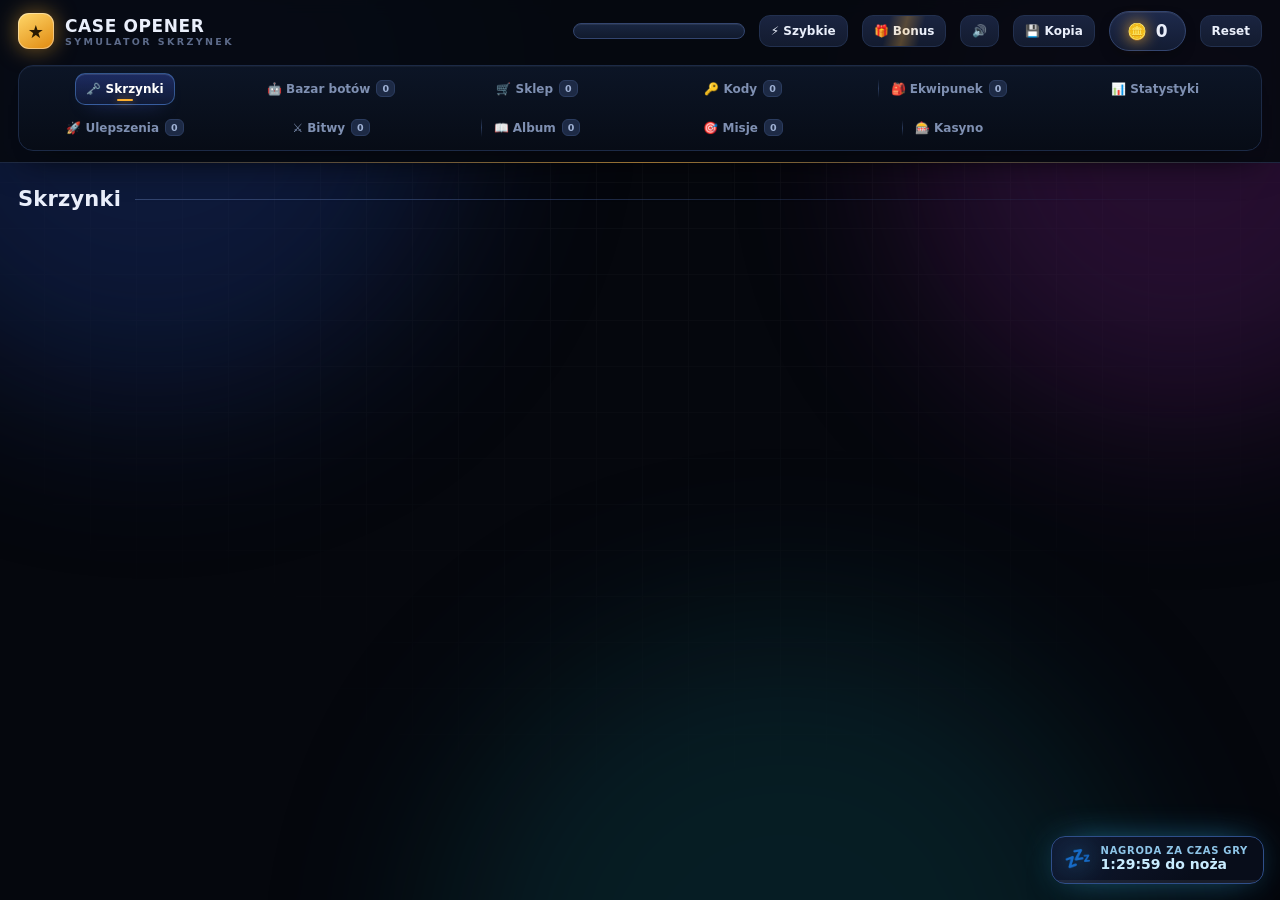
<file: skrzynki/index.html>
<!DOCTYPE html>
<html lang="pl">
<head>
<meta charset="utf-8">
<meta name="description" content="Symulator otwierania skrzynek CS2 — bez prawdziwych pieniędzy. Otwieraj, kolekcjonuj, walcz z AI!">
<meta name="theme-color" content="#05070d">
<meta name="viewport" content="width=device-width, initial-scale=1">
<title>Case Opener — symulator skrzynek CS2</title>
<link rel="stylesheet" href="css/style.css">
</head>
<body>
<div id="bgfx">
  <div class="grid"></div>
  <div class="orb o1"></div><div class="orb o2"></div><div class="orb o3"></div>
</div>

<div id="app">
<header id="topbar">
  <div id="logo">
    <span class="mark">★</span>
    <span>CASE OPENER<small>SYMULATOR SKRZYNEK</small></span>
  </div>
  <div class="tabs">
    <button class="tab active" data-view="shop">🗝️ Skrzynki</button>
    <button class="tab" data-view="bots">🤖 Bazar botów<span class="cnt" id="botCount">0</span></button>
    <button class="tab" data-view="market">🛒 Sklep<span class="cnt" id="shopCount">0</span></button>
    <button class="tab" data-view="codes">🔑 Kody<span class="cnt" id="codeCount">0</span></button>
    <button class="tab" data-view="inv">🎒 Ekwipunek<span class="cnt" id="invCount">0</span></button>
    <button class="tab" data-view="stats">📊 Statystyki</button>
    <button class="tab" data-view="up">🚀 Ulepszenia<span class="cnt" id="upCount">0</span></button>
    <button class="tab" data-view="battle">⚔️ Bitwy<span class="cnt" id="battleCount">0</span></button>
    <button class="tab" data-view="album">📖 Album<span class="cnt" id="albumCount">0</span></button>
    <button class="tab" data-view="daily">🎯 Misje<span class="cnt" id="dailyCount">0</span></button>
    <button class="tab" data-view="casino">🎰 Kasyno</button>
  </div>
  <div class="spacer"></div>
  <span id="saveFlag" class="save-flag">✓ zapisano</span>
  <div id="rankPill" class="rank-pill"></div>
  <button class="tb-btn" id="fastBtn" title="Pomiń animację otwierania">⚡ Szybkie</button>
  <button class="tb-btn" id="bonusBtn" title="Darmowe monety co 20 sekund">🎁 Bonus <span class="cd"></span></button>
  <button class="tb-btn" id="soundBtn" title="Dźwięk">🔊</button>
  <button class="tb-btn" id="backupBtn" title="Kopia zapisu — wyeksportuj lub wczytaj kod">💾 Kopia</button>
  <div class="balance"><span class="coin">🪙</span><span id="balance">0</span></div>
  <button class="tb-btn" id="resetBtn" title="Zacznij od nowa">Reset</button>
</header>

<main>
  <section class="view active" id="view-shop">
    <h2 class="sec-title">Skrzynki <span class="line"></span><span class="muted" id="shopHint"></span></h2>
    <div class="case-grid" id="caseGrid"></div>
  </section>

  <section class="view" id="view-bots">
    <h2 class="sec-title">🤖 Bazar botów <span class="line"></span>
      <span class="muted" id="botHint"></span>
      <button class="tb-btn" id="botRefresh" title="Poproś boty o nowy towar">🔄 Nowe oferty</button>
    </h2>
    <div class="bot-note">
      <span class="bnote-ico">🛒</span>
      <div>
        <b>Boty sprzedają ograniczoną liczbę broni i skrzynek.</b> Każda oferta ma swój zapas —
        gdy go wykupisz, znika do następnej rotacji. Ceny są <b>niższe albo wyższe</b> od normalnych,
        więc opłaca się porównywać: zielona plakietka to okazja, czerwona to przepłacanie.
        Tylko tutaj kupisz <b>4 skrzynki niedostępne w zwykłym sklepie</b>: 🕶️ Przemytnika, 🎲 Hazardzisty,
        🌾 Żniwiarza i 🏷️ Naklejek. Kupione skrzynki lądują w <b>zapasie</b> w zakładce Skrzynki —
        ale są <b>jednorazowe</b>: po otwarciu znikają i <b>nie da się ich wznowić za monety</b>.
        Kolejną musisz upolować u bota. W dwóch nowych skrzynkach czekają <b>✦ Relikty</b>:
        kosy, noże, naklejki i ozdoby — każdy ma własne osiągnięcie.
        Pod ofertami botów znajdziesz też <b>🔑 Kody</b> — wszystkie z kolekcji, w tym
        <b>jeden bardzo rzadki</b>. Każdy kod kupisz u bota tylko raz.
      </div>
    </div>
    <div class="bot-grid" id="botGrid"></div>

    <h2 class="sec-title" style="margin-top:34px">🔑 Kody u botów <span class="line"></span><span class="muted" id="codeShopHint"></span></h2>
    <div class="code-note">
      <span class="cn-ico">🔑</span>
      <div>
        <b>Wszystkie kody z kolekcji są też w bazarze.</b> Każdy kod możesz kupić u botów
        <b>tylko raz na profil</b> — potem zostaje w Twojej kolekcji. Ceny są poniżej nagrody,
        ale to jednorazowa okazja. Wśród nich jest <b>jeden bardzo rzadki kod</b> 🌌 — najdroższy
        i najbardziej opłacalny, dostępny <b>tylko u botów</b>. Pozostałe kody wypadają też
        bardzo rzadko ze zwykłych skrzynek.
      </div>
    </div>
    <div class="code-very-banner">🌌 <span><b>Dodatkowy kod bardzo rzadki:</b> Kod Otchłani — nagroda 🪙 10 000 000. Tylko u botów, raz na profil.</span></div>
    <div class="code-grid" id="codeShop"></div>
  </section>

  <section class="view" id="view-market">
    <h2 class="sec-title">🛒 Sklep <span class="line"></span>
      <span class="muted" id="marketHint"></span>
      <button class="tb-btn" id="shopRefresh" title="Poproś sprzedawców o nowy towar">🔄 Nowe oferty</button>
    </h2>
    <div class="bot-note">
      <span class="bnote-ico">🛒</span>
      <div>
        <b>Sklep działa jak bazar botów, ale ma więcej sprzedawców i większe zapasy.</b>
        Kupujesz tu bronie i zwykłe skrzynki — bez skrzynek zastrzeżonych tylko dla bazaru.
        Oferty rotują co kilka minut, a ceny są <b>niższe albo wyższe</b> od normalnych:
        zielona plakietka to okazja, czerwona to przepłacanie.
        Kupione skrzynki trafiają do <b>zapasu</b> w zakładce Skrzynki.
      </div>
    </div>
    <div class="bot-grid" id="shopGrid"></div>

    <h2 class="sec-title" style="margin-top:34px">🎰 Eventy efektów <span class="line"></span><span class="muted" id="fxEventHint"></span></h2>
    <div class="bot-note event-note">
      <span class="bnote-ico">🎰</span>
      <div>
        <b>Kup czasowy event na wybrany efekt broni</b> — np. 💎 Diamentowy albo 🌈 Tęczowy.
        Przez <b>10 minut</b> ten efekt ma <b>4× większą wagę</b> przy dropach, a każdy aktywny event
        dodaje <b>+5% ogólnej szansy na efekt</b> (eventowe szczęście / luck).
        Możesz mieć kilka eventów naraz; kolejny zakup tego samego efektu przedłuża czas.
      </div>
    </div>
    <div class="event-grid" id="fxEventGrid"></div>

    <h2 class="sec-title" style="margin-top:34px">🎉 Oferty eventowe <span class="line"></span><span class="muted" id="eventHint"></span></h2>
    <div class="bot-note event-note">
      <span class="bnote-ico">🎉</span>
      <div>
        <b>Eventowe oferty:</b> bronie, skrzynie i — <b>bardzo rzadko</b> — kody.
        Kod pojawia się tylko w nielicznych rotacjach (około <b>5%</b>) i znika razem z nowymi ofertami.
        To okazja, ale nie licz na nią co kilka minut.
      </div>
    </div>
    <div class="event-grid" id="eventGrid"></div>
  </section>

  <section class="view" id="view-codes">
    <h2 class="sec-title">🔑 Kody <span class="line"></span><span class="muted" id="codeHint"></span></h2>
    <div class="code-note">
      <span class="cn-ico">🔑</span>
      <div>
        Kody to <b>bardzo rzadkie bonusy</b> — mogą wypaść dodatkowo przy otwieraniu skrzynki
        (szansa <b>0,06%</b> na otwarcie, czyli około 1 na 1667). Wpisz kod poniżej albo kliknij
        <b>Odbierz</b> na karcie, żeby zamienić go na monety. Kod zużywa się po odebraniu, ale jego
        nazwa zostaje w osiągnięciach. Wszystkie kody znajdziesz też u botów w zakładce
        <b>Bazar botów</b>. <b>Kod Otchłani</b> jest dodatkową, bardzo rzadką ofertą dostępną
        <b>tylko u botów</b>.
      </div>
    </div>
    <div class="code-redeem">
      <input id="codeInput" placeholder="Wpisz kod, np. KOD-NEON-25" autocomplete="off" spellcheck="false">
      <button class="btn primary" id="codeRedeem">Odbierz kod</button>
      <span class="muted" id="codeRedeemHint"></span>
    </div>
    <h2 class="sec-title" style="margin-top:28px">Twoje kody <span class="line"></span><span class="muted" id="codeOwnedHint"></span></h2>
    <div class="code-grid" id="codeOwned"></div>
  </section>

  <section class="view" id="view-inv">
    <h2 class="sec-title">Ekwipunek <span class="line"></span></h2>
    <div class="inv-toolbar">
      <span class="pill">Przedmiotów: <b id="invTotal">0</b></span>
      <span class="pill">Wartość: <span class="big" id="invValue">0</span></span>
      <span class="muted">Kliknij przedmiot, aby sprzedać (<span id="sellRateHint">90% wartości</span>)</span>
      <div class="spacer"></div>
      <select id="invFilter">
        <option value="all">Wszystkie rzadkości</option>
        <option value="special">★ Rzadkie specjalne</option>
        <option value="relic">✦ Relikty</option>
        <option value="covert">Covert</option>
        <option value="classified">Classified</option>
        <option value="restricted">Restricted</option>
        <option value="mil">Mil-Spec</option>
      </select>
      <select id="invSort">
        <option value="value">Najdroższe</option>
        <option value="new">Najnowsze</option>
        <option value="rarity">Najrzadsze</option>
      </select>
      <button class="tb-btn" id="sellCheap">Sprzedaj poniżej progu</button>
      <button class="tb-btn" id="sellAll">Sprzedaj wszystko</button>
    </div>
    <div class="inv-grid" id="invGrid"></div>
  </section>

  <section class="view" id="view-up">
    <h2 class="sec-title">Ulepszenia <span class="line"></span><span class="muted" id="upHint"></span></h2>
    <div class="up-grid" id="upGrid"></div>
  </section>

  <section class="view" id="view-battle">
    <h2 class="sec-title">Bitwy na skrzynki <span class="line"></span><span class="muted" id="battleHint"></span></h2>
    <div class="battle-note">
      <span class="bn-ico">⚔️</span>
      <div class="bn-txt">
        Wybierz skrzynkę i ile skrzynek losuje każda strona. <b>Kto ma lepszy zestaw
        (suma wartości), ten bierze wszystko</b> — przy równych sumach decyduje najlepszy tier.
        Pełny remis oznacza, że pula przepada. Twoje 🎯 Szczęście i 🔪 Łowca Noży liczą się
        tylko dla Ciebie, ale przewaga jest ograniczona — AI gra na bazowych szansach.
        ⚔️ <b>Wojownik</b> zwiększa wartość przedmiotów, które <b>wygrywasz</b>, a nie szansę
        na wygraną, więc walki pozostają wyrównane. Perk 📦 Hurt daje rabat w bitwie 5×5.
        Aktywna 🍀 <b>koniczyna</b> ze skrzynek działa też tutaj.
      </div>
    </div>
    <div class="battle-pick" id="battlePick"></div>
    <div class="battle-size">
      <span class="bs-label">Ile skrzynek na stronę?</span>
      <div class="bs-opts" id="battleSize"></div>
      <span class="bs-note" id="battleSizeNote"></span>
    </div>
    <div class="battle-go">
      <button class="btn primary" id="fightBtn">⚔️ Walcz</button>
      <button class="btn auto-btn" id="autoBtn" title="Walcz automatycznie, dopóki starcza monet">🔁 Auto-walka</button>
      <button class="btn boss-btn" id="bossBtn" title="Walcz z bossem — ogromna stawka, potężne nagrody">👹 Boss</button>
      <button class="btn koh-btn" id="kohBtn" title="Królowa góry — ryzyko wszystkiego za potężną pulę">🎰 Królowa góry</button>
      <div class="battle-cost" id="battleCost"></div>
    </div>
    <h2 class="sec-title">Ostatnie bitwy <span class="line"></span></h2>
    <div class="battle-log" id="battleLog"></div>
  </section>

  <section class="view" id="view-stats">
    <h2 class="sec-title">Statystyki <span class="line"></span></h2>
    <div class="stat-grid" id="statGrid"></div>
    <h2 class="sec-title">🏆 Osiągnięcia <span class="line"></span><span class="muted" id="achHint"></span></h2>
    <div class="ach-grid" id="achGrid"></div>
    <h2 class="sec-title">🎨 Kosmetyki <span class="line"></span><span class="muted" id="cosHint"></span></h2>
    <div class="cos-grid" id="cosGrid"></div>
    <h2 class="sec-title">Ostatnie zdobycze <span class="line"></span></h2>
    <div class="recent-list" id="recentList"></div>
  </section>

  <section class="view" id="view-album">
    <h2 class="sec-title">📖 Album kolekcji <span class="line"></span><span class="muted" id="albumHint"></span></h2>
    <div class="alb-sum" id="albSum"></div>
    <div class="alb-pick" id="albPick"></div>
    <div class="alb-body" id="albBody"></div>
  </section>

  <section class="view" id="view-daily">
    <h2 class="sec-title">🎯 Misje dzienne <span class="line"></span><span class="muted" id="dailyHint"></span></h2>
    <div class="mission-grid" id="missionGrid"></div>
    <div class="daily-note">
      <span class="dn-ico">🎯</span>
      <div><b>Cztery misje na dziś</b> — trzy spokojne i jedno <b>wyzwanie ★</b>. Nowe dostajesz o północy.
      Nagrodą są monety albo 🍀 czas koniczyny (ta sama, która wypada ze skrzynek). Dwie misje możesz
      <b>wymienić w ciągu dnia</b> przyciskiem 🔄. Postęp liczy się z tego, co robisz w grze — otwieranie,
      sprzedaż, bitwy (także te w 🔁 auto-walce) oraz zakupy w 🚀 ulepszeniach.</div>
    </div>

    <h2 class="sec-title" style="margin-top:34px">📅 Misje tygodniowe <span class="line"></span><span class="muted" id="weeklyHint"></span></h2>
    <div class="mission-grid" id="weeklyGrid"></div>
    <div class="daily-note wn">
      <span class="dn-ico">📅</span>
      <div><b>Dziesięć misji na cały tydzień</b> — zestaw startuje, gdy go pierwszy raz zobaczysz, i trwa
      <b>7 dni</b>, potem losuje się nowy (licznik w nagłówku). Każda misja ma <b>poziom trudności</b>:
      ⭐ Łatwa, ⭐⭐ Średnia, ⭐⭐⭐ Trudna, ⭐⭐⭐⭐ Ekstremalna — poziomy widać na karcie, a trudniejsze mają
      <b>znacznie większy cel i większą nagrodę</b> (monety albo dłuższą 🍀 koniczynę). W zestawie są
      3 łatwe, 3 średnie, 2 trudne i 2 ekstremalne. Dwie misje możesz <b>wymienić w ciągu tygodnia</b> (🔄),
      a postęp liczy się z tej samej gry co dziennie — w tym ✨ efekty na broniach.</div>
    </div>
  </section>
  <section class="view" id="view-casino">
    <h2 class="sec-title">🎰 Kasyno skinów & Rangi CS2 <span class="line"></span></h2>
    
    <!-- Profil Rangi -->
    <div id="casinoRankBox" class="casino-rank-box"></div>

    <div class="casino-grid">
      <!-- COINFLIP -->
      <div class="casino-card">
        <div class="cc-head">
          <h3>🪙 Coinflip — Rzut monetą skinami</h3>
          <span class="tag">50 / 50</span>
        </div>
        <p class="muted">Zaznacz od 1 do 10 skinów z ekwipunku, wybierz stronę monety (CT lub T) i rzuć wyzwanie! Wygrana podwaja pulę w monetach, przegrana zabiera skiny.</p>

        <div class="cf-stage">
          <div class="cf-coin" id="cfCoin">
            <div class="cf-side cf-ct">CT</div>
            <div class="cf-side cf-t">T</div>
          </div>
        </div>

        <div class="cf-actions">
          <button class="btn primary cf-btn ct" id="cfPickCT">Obstaw CT (Niebiescy)</button>
          <button class="btn gold cf-btn t" id="cfPickT">Obstaw T (Terroryści)</button>
        </div>

        <div class="cf-summary">
          <span>Wybrane skiny:</span>
          <b id="cfSumVal">🪙 0</b>
        </div>
        <div class="cf-items" id="cfItems"></div>
      </div>

      <!-- CRASH -->
      <div class="casino-card">
        <div class="cc-head">
          <h3>🚀 Crash — Rakieta mnożnika</h3>
          <span class="tag">Ryzyko vs Zysk</span>
        </div>
        <p class="muted">Obstaw monety i patrz jak rośnie mnożnik. Wypłać w idealnym momencie zanim rakieta eksploduje!</p>

        <div class="crash-arena">
          <div class="crash-grid-bg"></div>
          <div class="crash-rocket" id="crashRocket">🚀</div>
          <div class="crash-mult" id="crashMultVal">1.00×</div>
          <div class="crash-status" id="crashStatus">Gotowy do startu</div>
        </div>

        <div class="crash-controls">
          <div class="crash-bet-row">
            <input type="number" id="crashBetInput" value="500" min="100" step="100">
            <button class="tb-btn" id="crashHalf">½</button>
            <button class="tb-btn" id="crash2x">2×</button>
            <button class="tb-btn" id="crashMax">MAX</button>
          </div>
          <div class="crash-btn-row">
            <button class="btn primary" id="crashStartBtn">🚀 Rozpocznij lot</button>
            <button class="btn gold" id="crashCashoutBtn" disabled>Wypłać</button>
          </div>
        </div>
      </div>
    </div>
  </section>
</main>
</div>

<div class="overlay" id="spinOverlay">
  <div class="panel">
    <div class="panel-head">
      <h3 id="spinTitle">Otwieranie…</h3>
      <span class="tag" id="spinTag"></span>
      <div class="spacer"></div>
      <button class="icon-btn" id="spinClose" title="Zamknij (przedmiot zachowasz)" aria-label="Zamknij okno otwierania">✕</button>
    </div>
    <div class="panel-body">
      <div class="roulette">
        <div class="marker"><span class="trail"></span></div>
        <div class="strip" id="strip"></div>
      </div>
      <div class="spin-info">
        <span class="spin-status"><span class="pulse-dot"></span><span id="spinStatus">Losowanie…</span></span>
        <button class="tb-btn" id="skipBtn">Pomiń animację</button>
      </div>
    </div>
  </div>
</div>

<div class="overlay" id="resultOverlay">
  <div class="panel" id="resultPanel" style="max-width:900px">
    <div class="panel-head">
      <h3 id="resTitle">Wynik</h3>
      <div class="spacer"></div>
      <button class="icon-btn" id="resClose" aria-label="Zamknij wynik" title="Zamknij">✕</button>
    </div>
    <div class="panel-body result-wrap" id="resBody"></div>
  </div>
</div>

<div class="overlay" id="battleOverlay">
  <div class="panel battle-panel">
    <div class="panel-head">
      <h3>Bitwa na skrzynki</h3>
      <span class="tag" id="battleTag"></span>
      <div class="spacer"></div>
      <button class="icon-btn" id="battleClose" title="Pomiń / zamknij" aria-label="Zamknij bitwę">✕</button>
    </div>
    <div class="panel-body">
      <div class="arena">
        <div class="fighter" id="fighterMe">
          <div class="fighter-name me">TY</div>
          <div class="fighter-slot"><div class="slot-q">?</div><div class="slot-card" id="slotMe"></div></div>
          <div class="fighter-val" id="valMe"></div>
        </div>
        <div class="arena-mid"><span class="vs-badge">VS</span></div>
        <div class="fighter" id="fighterAi">
          <div class="fighter-name ai">🤖 AI</div>
          <div class="fighter-slot"><div class="slot-q">?</div><div class="slot-card" id="slotAi"></div></div>
          <div class="fighter-val" id="valAi"></div>
        </div>
      </div>
      <div class="battle-banner" id="battleBanner"></div>
      <div class="result-actions" id="battleActions"></div>
    </div>
  </div>
</div>

<div class="overlay" id="lootOverlay">
  <div class="panel loot-panel">
    <div class="panel-head">
      <h3 id="lootTitle">Zawartość skrzynki</h3>
      <span class="tag" id="lootTag"></span>
      <div class="spacer"></div>
      <button class="icon-btn" id="lootClose" title="Zamknij" aria-label="Zamknij zawartość skrzynki">✕</button>
    </div>
    <div class="panel-body loot-body" id="lootBody"></div>
  </div>
</div>

<div id="cloverPill">
  <span class="cp-ico">🍀</span>
  <span class="cp-col">
    <span class="cp-t">Koniczyna</span>
    <span class="cp-time" id="cloverTime">80s</span>
  </span>
  <span class="cp-bar"><i id="cloverBar"></i></span>
</div>

<div id="idlePill">
  <span class="ip-ico">💤</span>
  <span class="ip-col">
    <span class="ip-t">Nagroda za czas gry</span>
    <span class="ip-time" id="idleTime">0:00 do noża</span>
  </span>
  <span class="ip-bar"><i id="idleBar"></i></span>
</div>

<!-- 🤖 panel auto-otwierania (pokazywany tylko, gdy auto działa) -->
<div class="auto-panel" id="autoPanel">
  <div class="ap-head">
    <span class="ap-title" id="autoTitle">🤖 Auto</span>
    <button class="tb-btn ap-stop" id="autoStop" title="Zatrzymaj auto-otwieranie (Esc)">⏹ Stop</button>
  </div>
  <div class="ap-run" id="autoRun"></div>
  <div class="ap-set">
    <button class="ap-turbo" id="autoTurbo" title="Tryb turbo">⚡ Turbo</button>
    <span class="ap-limlbl">limit:</span>
    <div class="ap-lims" id="autoLims">
      <button data-lim="0" title="Bez limitu — otwieraj, dopóki wystarcza monet">∞</button>
      <button data-lim="25" title="Zatrzymaj po 25 otwarciach">25</button>
      <button data-lim="100" title="Zatrzymaj po 100 otwarciach">100</button>
      <button data-lim="500" title="Zatrzymaj po 500 otwarciach">500</button>
    </div>
  </div>
  <div class="ap-bar hide" id="autoLimBar"><i id="autoLimFill"></i></div>
  <div class="ap-feed" id="autoFeed"></div>
  <div class="ap-best" id="autoBest"></div>
</div>

<div class="particles" id="particles"></div>
<div id="toasts"></div>

<script src="js/data.js"></script>
<script src="js/engine.js"></script>
<script src="js/market.js"></script>
<script src="js/battle.js"></script>
<script src="js/daily.js"></script>
<script src="js/casino.js"></script>
<script src="js/app.js"></script>
</body>
</html>
</file>
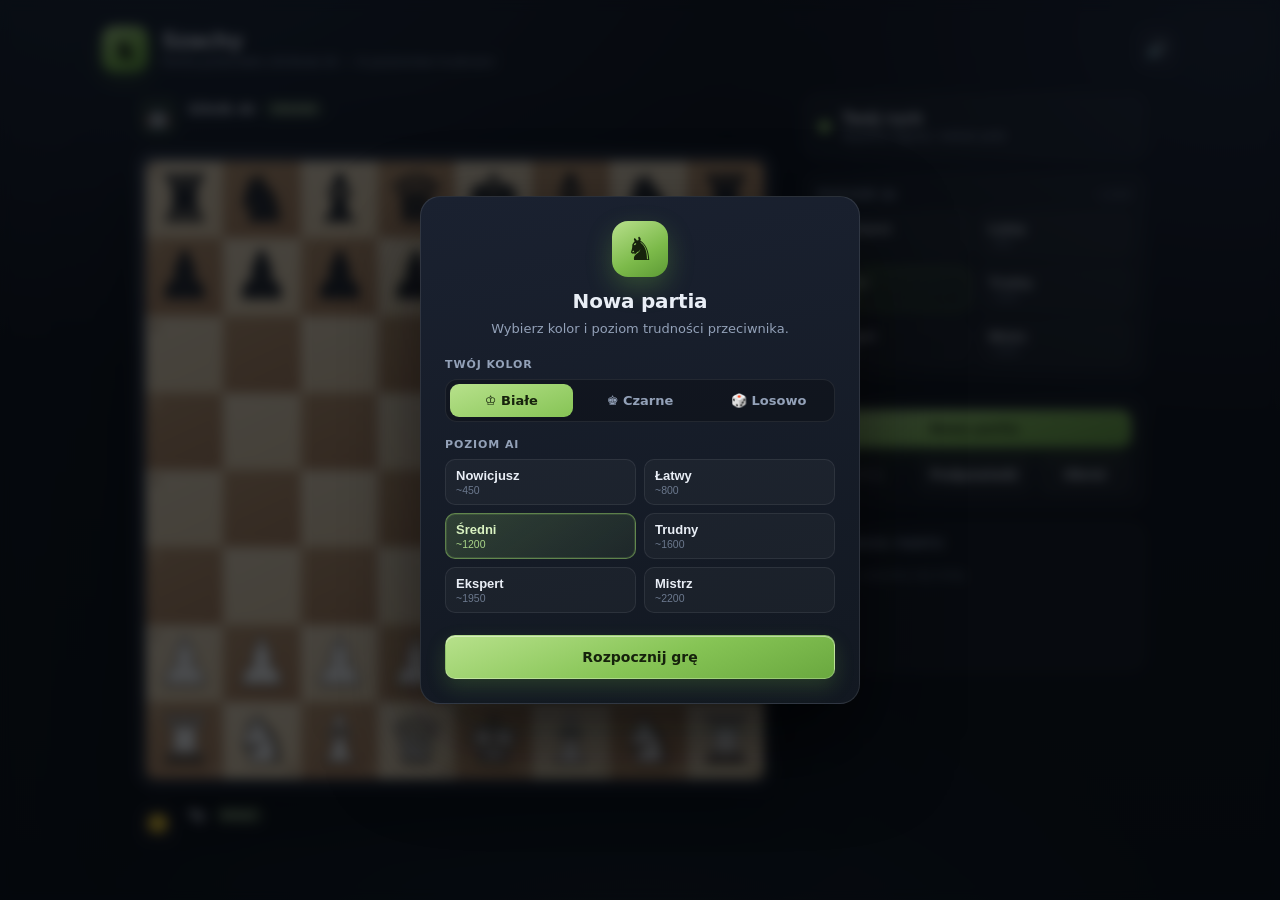
<file: szachy/index.html>
<!DOCTYPE html>
<html lang="pl">
<head>
<meta charset="utf-8">
<meta name="viewport" content="width=device-width, initial-scale=1">
<meta name="color-scheme" content="dark">
<title>Szachy — zagraj z AI</title>
<link rel="stylesheet" href="styles.css">
</head>
<body>
<div class="app">
  <header class="topbar">
    <div class="brand">
      <div class="brand-mark">♞</div>
      <div class="brand-text">
        <h1>Szachy</h1>
        <p>Partia przeciwko silnikowi AI — 6 poziomów trudności</p>
      </div>
    </div>
    <button class="icon-btn" id="soundBtn" title="Dźwięk: włączony" aria-label="Włącz lub wyłącz dźwięk">🔊</button>
  </header>

  <main class="layout">
    <section class="board-column">
      <div class="player-bar">
        <div class="avatar ai" id="avatarTop">🤖</div>
        <div class="player-info">
          <div class="player-name">
            <span id="nameTop">Silnik AI</span>
            <span class="badge" id="levelBadgeTop">Średni</span>
          </div>
          <div class="captured" id="capturedTop"></div>
        </div>
        <div class="material" id="materialTop"></div>
      </div>

      <div class="board-frame">
        <div class="board" id="board" role="grid" aria-label="Szachownica"></div>
      </div>

      <div class="player-bar">
        <div class="avatar" id="avatarBottom">🙂</div>
        <div class="player-info">
          <div class="player-name">
            <span>Ty</span>
            <span class="badge" id="sideBadge">białe</span>
          </div>
          <div class="captured" id="capturedBottom"></div>
        </div>
        <div class="material" id="materialBottom"></div>
      </div>
    </section>

    <aside class="sidebar">
      <div class="card status-card">
        <span class="status-dot" id="statusDot"></span>
        <div>
          <div class="status-title" id="statusTitle">Twój ruch</div>
          <div class="status-sub" id="statusSub">Wybierz figurę i wskaż pole</div>
        </div>
      </div>

      <div class="card">
        <div class="card-head">
          <h2>Poziom AI</h2>
          <span class="muted" id="levelRating">~1200</span>
        </div>
        <div class="levels" id="levelList"></div>
      </div>

      <div class="card actions">
        <button class="btn primary" id="newBtn">Nowa partia</button>
        <div class="btn-row">
          <button class="btn" id="undoBtn">Cofnij</button>
          <button class="btn" id="hintBtn">Podpowiedź</button>
          <button class="btn" id="flipBtn">Obróć</button>
        </div>
      </div>

      <div class="card history-card">
        <div class="card-head"><h2>Przebieg partii</h2></div>
        <div class="moves" id="moves">
          <div class="moves-empty">Ruchy pojawią się tutaj.</div>
        </div>
      </div>
    </aside>
  </main>
</div>

<!-- start / nowa partia -->
<div class="overlay" id="startOverlay">
  <div class="modal">
    <div class="modal-head">
      <div class="modal-mark">♞</div>
      <h2>Nowa partia</h2>
      <p>Wybierz kolor i poziom trudności przeciwnika.</p>
    </div>
    <div class="field">
      <label>Twój kolor</label>
      <div class="segmented" id="colorChoices">
        <button type="button" data-color="w" class="active">♔ Białe</button>
        <button type="button" data-color="b">♚ Czarne</button>
        <button type="button" data-color="r">🎲 Losowo</button>
      </div>
    </div>
    <div class="field">
      <label>Poziom AI</label>
      <div class="levels" id="startLevels"></div>
    </div>
    <button class="btn primary big" id="startBtn">Rozpocznij grę</button>
  </div>
</div>

<!-- koniec partii -->
<div class="overlay hidden" id="resultOverlay">
  <div class="modal small">
    <div class="result-icon" id="resultIcon">🏆</div>
    <h2 id="resultTitle">Zwycięstwo!</h2>
    <p id="resultSub">Szach mat</p>
    <div class="modal-actions">
      <button class="btn primary" id="againBtn">Nowa partia</button>
      <button class="btn" id="reviewBtn">Zamknij</button>
    </div>
  </div>
</div>

<!-- wybór figury przy promocji -->
<div class="overlay hidden" id="promoOverlay">
  <div class="modal promo-card">
    <h3>Wybierz figurę</h3>
    <div class="promo-options" id="promoOptions"></div>
  </div>
</div>

<div class="toast" id="toast"></div>

<script src="engine.js"></script>
<script src="ai.js"></script>
<script src="app.js"></script>
</body>
</html>
</file>
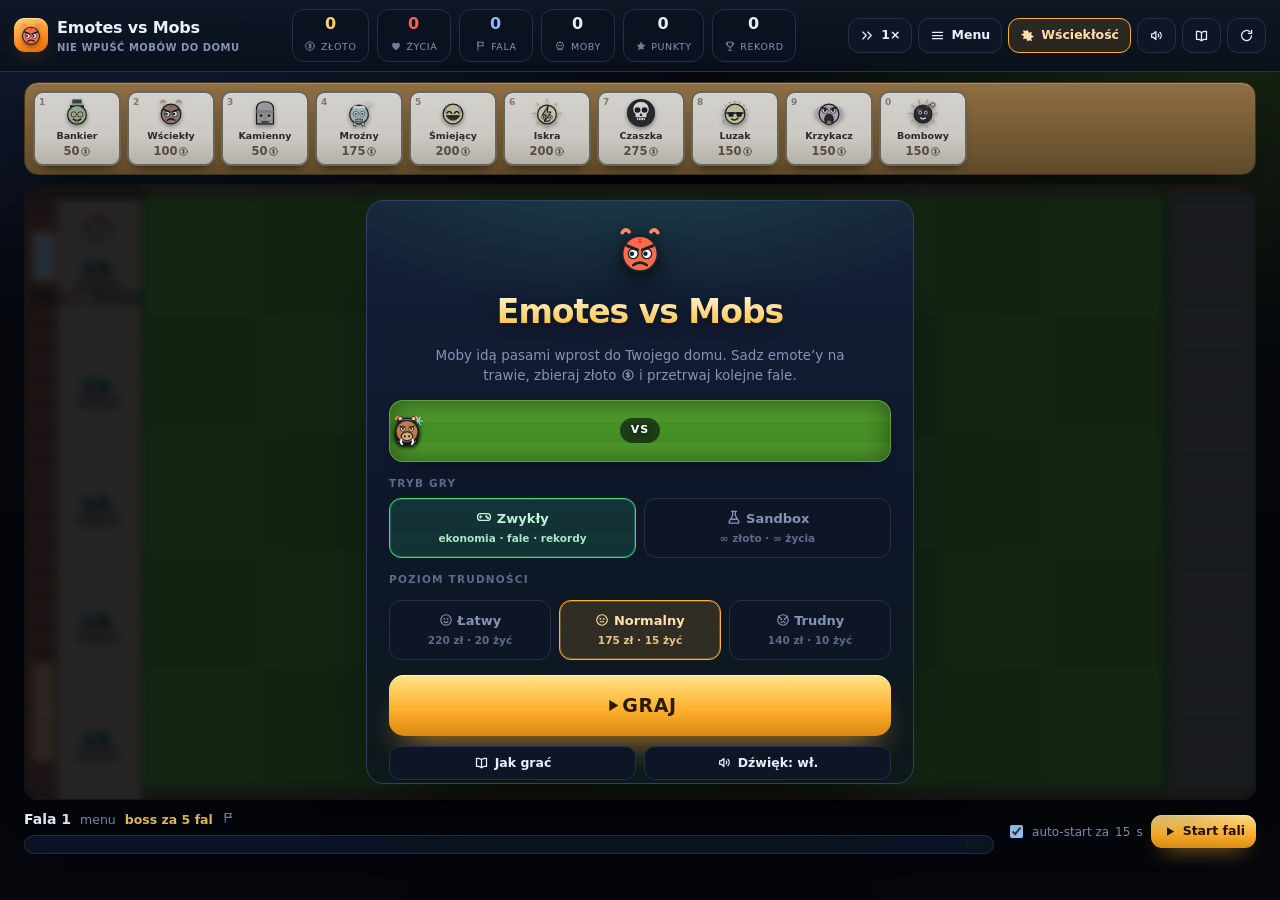
<file: emotes-vs-mobs.html>
<!DOCTYPE html>
<html lang="pl">
<head>
<meta charset="utf-8">
<meta name="viewport" content="width=device-width, initial-scale=1">
<meta name="color-scheme" content="dark">
<title>Emotes vs Mobs — obrona domu (styl PvZ)</title>
<!--
  ============================================================================
  EMOTES vs MOBS — strategia / lane defense (styl Plants vs Zombies)
  Plik samodzielny: bez internetu, bez zależności. Wystarczy otworzyć w przeglądarce.
  ----------------------------------------------------------------------------
  Cel: moby idą pasami z prawej strony do Twojego domu. Stawiaj emote'y na trawie,
  zbieraj złoto, ulepszaj drużynę i nie pozwól, żeby cokolwiek dotarło do domu.
  ============================================================================
-->
<style>
*{box-sizing:border-box}
:root{
  --bg:#05070d; --panel:#0d1421; --line:#22304f; --line2:#2f4266;
  --txt:#eaeffb; --dim:#8494b5; --dim2:#5d6b8a;
  --ac:#ffb02e; --gold:#ffd166; --bad:#ff5d5d; --ok:#3ddc84;
  --wood:#8f6f43; --wood2:#5f4a28; --paper:#f6e9cd;
}
html,body{height:100%}
body{
  margin:0;color:var(--txt);min-height:100%;
  font:15px/1.5 "Segoe UI",system-ui,-apple-system,Roboto,Arial,sans-serif;
  -webkit-font-smoothing:antialiased;
  background:
    radial-gradient(1100px 700px at 6% -10%, #16213c 0%, transparent 60%),
    radial-gradient(900px 620px at 96% 2%, #17240f 0%, transparent 58%),
    linear-gradient(180deg,#05070d,#04060b);
}
button{font:inherit}
.hidden{display:none !important}

/* ------------------------------- HUD ---------------------------------- */
#hud{
  position:sticky;top:0;z-index:30;display:flex;flex-wrap:wrap;gap:10px 16px;
  align-items:center;justify-content:space-between;padding:9px 14px;
  background:linear-gradient(180deg,rgba(15,23,38,.97),rgba(9,16,27,.94));
  border-bottom:1px solid var(--line);backdrop-filter:blur(6px);
}
.brand{display:flex;align-items:center;gap:9px;font-weight:900;font-size:16px;letter-spacing:-.2px}
.brand .m{
  width:34px;height:34px;border-radius:11px;display:grid;place-items:center;font-size:19px;
  background:linear-gradient(160deg,#ffd166,#ff8a1e 62%,#e06a08);
  box-shadow:0 10px 22px -12px #ff8a1e, inset 0 1px 0 rgba(255,255,255,.5)}
.brand small{display:block;font-size:10px;font-weight:800;letter-spacing:.5px;text-transform:uppercase;color:var(--dim)}
.stats{display:flex;gap:8px;flex-wrap:wrap}
.stat{min-width:74px;padding:4px 11px;border-radius:12px;background:#0a1220;border:1px solid var(--line);text-align:center}
.stat b{display:block;font-size:16px;font-weight:900;line-height:1.25}
.stat span{font-size:9.5px;text-transform:uppercase;letter-spacing:.6px;color:var(--dim)}
.stat.gold b{color:var(--gold)}
.stat.lives b{color:var(--ok)}
.stat.lives.low b{color:var(--bad)}
.stat.wave b{color:#8fb8ff}
.stat.pop{animation:pop .35s}
@keyframes pop{0%{transform:scale(1)}40%{transform:scale(1.16)}100%{transform:scale(1)}}
.ctrls{display:flex;gap:6px;flex-wrap:wrap}
.btn{
  display:inline-flex;align-items:center;gap:6px;padding:7px 11px;border-radius:11px;cursor:pointer;
  font-size:12.5px;font-weight:800;color:var(--txt);background:#0e1626;border:1px solid var(--line);
  transition:background .15s,border-color .15s,transform .12s,color .15s}
.btn:hover{background:#131f33;border-color:var(--line2)}
.btn:active{transform:scale(.97)}
.btn.on{border-color:var(--ac);color:#ffe0ac;background:rgba(255,176,46,.12)}
.btn.go{
  color:#20150a;border:0;background:linear-gradient(180deg,#ffe08a,#ffb02e 58%,#d98f14);
  box-shadow:0 10px 22px -12px var(--ac), inset 0 1px 0 rgba(255,255,255,.5)}
.btn:disabled{opacity:.45;cursor:not-allowed}

/* --------------------------- ikony --------------------------- */
.sprite{position:absolute;width:0;height:0;overflow:hidden}
.ic{
  width:1em;height:1em;display:inline-block;vertical-align:-.16em;flex:none;
  fill:none;stroke:currentColor;stroke-width:2;stroke-linecap:round;stroke-linejoin:round;
  pointer-events:none}
.ic.dim{opacity:.7}
.cico{display:block;flex:none;filter:drop-shadow(0 3px 4px rgba(0,0,0,.45))}
.cico.sm{filter:drop-shadow(0 2px 2px rgba(0,0,0,.4))}
.stat span .ic{opacity:.85;margin-right:1px}

/* ---------------------------- układ gry ---------------------------- */
#app{max-width:1260px;margin:0 auto;padding:10px 14px 16px;display:flex;flex-direction:column;gap:9px}

/* pasek kart („paczuszki nasion”) */
#cards{
  display:flex;gap:6px;padding:8px;border-radius:14px;overflow-x:auto;
  background:linear-gradient(180deg,var(--wood),var(--wood2));
  border:1px solid #41331f;
  box-shadow:inset 0 1px 0 rgba(255,255,255,.2), 0 18px 32px -24px #000}
#cards::-webkit-scrollbar{height:8px}
#cards::-webkit-scrollbar-thumb{background:#4a3a20;border-radius:9px}
.card{
  position:relative;flex:0 0 88px;padding:5px 5px 4px;border-radius:10px;cursor:pointer;overflow:hidden;
  background:linear-gradient(180deg,#fdf3dc,var(--paper) 60%,#e0cda4);
  border:2px solid #8a7444;color:#3b2f14;text-align:center;
  transition:transform .12s,box-shadow .15s,filter .15s;
  box-shadow:inset 0 1px 0 #fff, 0 6px 12px -8px #000}
.card:hover{transform:translateY(-2px)}
.card .e{display:grid;place-items:center;height:31px}.card .e .cico{margin:0 auto}
.card .n{display:block;font-size:9.5px;font-weight:800;white-space:nowrap;overflow:hidden;text-overflow:ellipsis}
.card .c{display:block;font-size:11.5px;font-weight:900;color:#7a5a10}
.card .k{position:absolute;top:3px;left:4px;font-size:9px;font-weight:900;color:#a08c5e}
.card .cd{position:absolute;left:0;right:0;top:0;height:0%;
  background:rgba(8,12,18,.66);pointer-events:none;transition:height .12s linear}
.card.armed{outline:3px solid #ffd166;box-shadow:0 0 0 3px rgba(255,209,102,.35), 0 12px 22px -14px #ffb02e}
.card.dis{filter:grayscale(.75) brightness(.86);cursor:not-allowed}
.card.dis:hover{transform:none}
.card .hp{position:absolute;right:4px;top:4px;font-size:9px;font-weight:900;color:#8a6a1e}

/* scena */
#stage{position:relative}
canvas{width:100%;height:auto;display:block;border-radius:14px;border:1px solid #26361c;
  background:#3f8a24;box-shadow:0 28px 60px -42px #000;cursor:pointer;touch-action:manipulation}

/* panel zaznaczonego emote’a */
#selpanel{
  position:absolute;left:10px;bottom:10px;z-index:12;width:264px;padding:10px;border-radius:14px;
  background:linear-gradient(180deg,rgba(15,24,40,.96),rgba(8,13,22,.97));
  border:1px solid var(--line2);box-shadow:0 24px 44px -30px #000}
#selpanel .top{display:flex;align-items:center;gap:9px}
#selpanel .top .e{font-size:30px;line-height:1}
#selpanel .top .nm{font-weight:900;font-size:14.5px}
#selpanel .top .lv{font-size:10.5px;font-weight:800;letter-spacing:.4px;color:var(--dim);text-transform:uppercase}
#selpanel p{margin:7px 0;font-size:12px;color:var(--dim)}
#selpanel .rows{display:flex;flex-wrap:wrap;gap:5px;margin-bottom:8px}
#selpanel .rows span{font-size:10.5px;font-weight:800;padding:3px 8px;border-radius:99px;
  background:#0e1626;border:1px solid rgba(255,255,255,.07);color:var(--dim)}
#selpanel .rows span b{color:var(--txt)}
#selpanel .acts{display:flex;gap:6px}
#selpanel .acts .btn{flex:1;justify-content:center}

/* --------------------------- dolny pasek --------------------------- */
#bottom{display:flex;gap:12px;align-items:center;flex-wrap:wrap}
.progwrap{flex:1 1 300px;min-width:230px}
.progtop{display:flex;align-items:baseline;gap:9px;margin-bottom:5px;font-size:12.5px;color:var(--dim)}
.progtop b{color:var(--txt);font-size:14px;font-weight:900}
.progtop .flag{color:#ffd166;font-weight:900}
.prog{position:relative;height:19px;border-radius:99px;background:#0b1322;border:1px solid var(--line);overflow:hidden}
.prog i{display:block;height:100%;width:0;border-radius:99px;
  background:linear-gradient(90deg,#3ddc84,#a8e05f 70%,#ffd166);transition:width .25s}
.prog b{position:absolute;right:9px;top:0;line-height:19px;font-size:11px;color:#0b2214;font-weight:900}
.botright{display:flex;align-items:center;gap:8px;flex-wrap:wrap}
.auto{display:flex;align-items:center;gap:6px;font-size:12px;color:var(--dim);cursor:pointer}
#log{display:flex;flex-direction:column;gap:4px;max-height:66px;overflow:auto;font-size:12px}
#log div{padding:4px 9px;border-radius:9px;background:#0b1322;border:1px solid rgba(255,255,255,.05);color:var(--dim)}
#log div b{color:var(--txt)}
#log div.warn{border-color:rgba(255,93,93,.4);color:#ffc0c0}
#log div.good{border-color:rgba(61,220,132,.35);color:#b7f5d0}
#log div.gold{border-color:rgba(255,209,102,.35);color:#ffe6ae}

/* --------------------------- nakładki --------------------------- */
.overlay{
  position:absolute;inset:0;z-index:20;display:grid;place-items:center;padding:16px;
  border-radius:14px;background:rgba(4,7,13,.8);backdrop-filter:blur(4px);animation:fade .25s}
.overlay .box{
  width:100%;max-width:540px;max-height:100%;overflow:auto;text-align:center;
  background:linear-gradient(180deg,#131c30,#0a1120);border:1px solid var(--line2);
  border-radius:18px;padding:20px;box-shadow:0 40px 80px -40px #000}
.overlay h2{margin:0 0 4px;font-size:23px;font-weight:900;letter-spacing:-.4px}
.overlay p{margin:6px 0 0;color:var(--dim);font-size:13.5px}
.diffs{display:grid;grid-template-columns:repeat(3,1fr);gap:8px;margin:12px 0}
.diffs button{padding:10px 6px;border-radius:12px;cursor:pointer;color:var(--dim);
  background:#0e1626;border:1px solid var(--line);font-weight:800;font-size:13px;transition:.15s}
.diffs button:hover{color:var(--txt);border-color:var(--line2);transform:translateY(-1px)}
.diffs button.on{background:rgba(255,176,46,.14);border-color:var(--ac);color:#ffe0ac;
  box-shadow:inset 0 0 0 1px rgba(255,176,46,.3)}
.diffs button small{display:block;font-size:10.5px;font-weight:700;color:var(--dim2);margin-top:3px}
.diffs button.on small{color:#e8c48a}
.rules{text-align:left;font-size:12.5px;color:var(--dim);background:#0b1322;border:1px solid rgba(255,255,255,.06);
  border-radius:12px;padding:10px 12px;margin:0 0 13px}
.rules b{color:var(--txt)}
.rules ul{margin:6px 0 0;padding-left:18px}
.rules li{margin:3px 0}
.summary{display:flex;flex-wrap:wrap;gap:8px;justify-content:center;margin:13px 0}
.summary span{padding:8px 12px;border-radius:11px;background:#0b1322;border:1px solid var(--line);font-size:12.5px;font-weight:800}
.summary span b{display:block;font-size:18px;color:var(--gold)}

/* ------------------------- menu / pauza / koniec ------------------------- */
.overlay .box.menu{max-width:548px;padding:24px 22px 20px;position:relative;overflow:hidden;
  background:radial-gradient(560px 260px at 50% -12%, rgba(61,220,132,.20), transparent 72%),
             linear-gradient(180deg,#15203a,#080e1b)}
.box.menu::before{content:"";position:absolute;inset:0;pointer-events:none;opacity:.5;
  background:repeating-linear-gradient(180deg, rgba(87,165,48,.16) 0 14px, rgba(77,151,39,.16) 14px 28px);
  -webkit-mask-image:linear-gradient(180deg,transparent 52%,#000);mask-image:linear-gradient(180deg,transparent 52%,#000)}
.box.menu > *{position:relative;z-index:1}
.logo{display:flex;flex-direction:column;align-items:center}
.logo .mark{font-size:54px;line-height:1;animation:float 3.6s ease-in-out infinite;
  filter:drop-shadow(0 14px 18px rgba(0,0,0,.6))}
@keyframes float{0%,100%{transform:translateY(0) rotate(-4deg)}50%{transform:translateY(-8px) rotate(4deg)}}
.logo h2{margin:8px 0 0;font-size:33px;font-weight:900;letter-spacing:-1px;
  background:linear-gradient(180deg,#fff,#ffd166 62%,#ff9f1e);-webkit-background-clip:text;background-clip:text;
  color:transparent;filter:drop-shadow(0 5px 12px rgba(0,0,0,.55))}
.logo p{margin:8px 0 0;max-width:440px;font-size:13.5px;color:var(--dim)}
.march{position:relative;height:62px;margin:15px 0 2px;border-radius:14px;overflow:hidden;
  border:1px solid rgba(255,255,255,.08);
  background:repeating-linear-gradient(180deg,#4f9a2c 0 21px,#469125 21px 42px);
  box-shadow:inset 0 0 26px rgba(0,0,0,.45), 0 14px 26px -20px #000}
.march .u{position:absolute;left:0;top:50%;margin-top:-17px;line-height:1}
.march .e{animation:marchR 13s linear infinite}
.march .m{animation:marchL 15s linear infinite}
.march .s1{animation-delay:-3.4s}
.march .s2{animation-delay:-7.2s}
.march .s3{animation-delay:-10.6s}
@keyframes marchL{from{transform:translateX(620px)}to{transform:translateX(-70px)}}
@keyframes marchR{from{transform:translateX(-70px)}to{transform:translateX(620px)}}
.march .vsi{position:absolute;left:50%;top:50%;width:40px;margin:-13px 0 0 -20px;text-align:center;
  font-size:11px;font-weight:900;letter-spacing:1px;color:#fff;padding:4px 0;border-radius:99px;
  background:rgba(5,8,14,.6);text-shadow:0 2px 6px rgba(0,0,0,.7)}
.big{display:block;width:100%;margin:15px 0 2px;padding:16px;border:0;border-radius:15px;cursor:pointer;
  font-size:19px;font-weight:900;letter-spacing:.6px;color:#2b1a04;
  background:linear-gradient(180deg,#ffe488,#ffb02e 56%,#d8890f);
  box-shadow:0 18px 34px -16px rgba(255,176,46,.8), inset 0 1px 0 rgba(255,255,255,.65);
  transition:transform .12s, filter .15s}
.big:hover{filter:brightness(1.06);transform:translateY(-1px)}
.big:active{transform:scale(.985)}
.menu-row{display:flex;gap:8px;flex-wrap:wrap;margin-top:10px}
.menu-row .btn{flex:1 1 130px;justify-content:center}
.rec{display:flex;flex-wrap:wrap;gap:8px;justify-content:center;margin-top:14px}
.rec span{font-size:12px;font-weight:800;color:#ffe0ac;padding:6px 13px;border-radius:99px;
  background:rgba(255,176,46,.12);border:1px solid rgba(255,176,46,.32)}
.menu-foot{margin:13px 0 0;font-size:11.5px;color:var(--dim2);line-height:1.7}
.menu-foot kbd{font:inherit;font-weight:900;color:#cfd9f5;background:#131f33;border:1px solid var(--line);
  border-radius:6px;padding:1px 5px}
.overlay.pause{background:rgba(4,7,13,.58)}
.overlay .box.pause{max-width:420px;padding:22px}
.overlay .box.pause .mark{font-size:40px;line-height:1;display:block;
  animation:float 3.6s ease-in-out infinite}
.overlay .box.pause h2{font-size:24px;margin-top:6px}
.infoline{margin:10px 0 0;font-size:13px;color:var(--dim)}
.infoline b{color:var(--txt)}
.rowlabel{margin:14px 0 6px;font-size:10.5px;font-weight:900;letter-spacing:1.2px;text-transform:uppercase;
  color:var(--dim2);text-align:left}
.modes{display:grid;grid-template-columns:1fr 1fr;gap:8px}
.modes button{padding:10px 8px;border-radius:12px;cursor:pointer;color:var(--dim);background:#0e1626;
  border:1px solid var(--line);font-weight:800;font-size:13px;transition:.15s}
.modes button:hover{color:var(--txt);border-color:var(--line2);transform:translateY(-1px)}
.modes button.on{background:rgba(61,220,132,.14);border-color:var(--ok);color:#bff5d6;
  box-shadow:inset 0 0 0 1px rgba(61,220,132,.28)}
.modes button small{display:block;font-size:10.5px;font-weight:700;color:var(--dim2);margin-top:3px}
.modes button.on small{color:#a9e8c6}
.board{margin-top:14px;text-align:left;background:#0b1322;border:1px solid rgba(255,255,255,.06);
  border-radius:12px;padding:10px 12px}
.board > b{font-size:11.5px;letter-spacing:.6px;text-transform:uppercase;color:var(--dim2)}
.board ul{list-style:none;margin:7px 0 0;padding:0;font-size:12.5px;color:var(--dim)}
.board li{display:flex;align-items:center;gap:8px;padding:4px 0 4px;border-top:1px dashed rgba(255,255,255,.07)}
.board li:first-child{border-top:0}
.board li b{color:var(--txt)}
.board li i{font-style:normal;color:var(--dim2);font-size:11px;margin-left:auto}
.board .p{font-weight:900;color:var(--dim2);min-width:22px}
.board .p1{color:#ffd166}
.board .p2{color:#cfd9f5}
.board .p3{color:#d9a066}
.board .empty{margin:6px 0 0;font-size:12.5px;color:var(--dim2)}
.stat.sand{padding:4px 9px;background:rgba(167,139,250,.13);border-color:rgba(167,139,250,.4)}
.stat.sand b{color:#c7b3ff;font-size:13px}
.stat.sand span{color:#a697d8}

/* --------------------------- toasty --------------------------- */
#toasts{position:fixed;left:50%;top:70px;transform:translateX(-50%);z-index:60;
  display:flex;flex-direction:column;gap:7px;align-items:center;pointer-events:none}
#toasts div{padding:7px 15px;border-radius:99px;font-size:13px;font-weight:800;color:var(--txt);
  background:rgba(9,16,27,.94);border:1px solid var(--line2);box-shadow:0 16px 34px -18px #000;
  animation:tin .25s backwards}
#toasts div.good{border-color:rgba(61,220,132,.5);color:#b7f5d0}
#toasts div.warn{border-color:rgba(255,93,93,.5);color:#ffc0c0}
#toasts div.gold{border-color:rgba(255,209,102,.5);color:#ffe6ae}
@keyframes tin{from{opacity:0;transform:translateY(-10px)}to{opacity:1;transform:none}}
@keyframes fade{from{opacity:0}to{opacity:1}}

@media (max-width:820px){
  .brand small{display:none}
  .stat{min-width:60px;padding:3px 8px}
  .stat b{font-size:14px}
  .card{flex:0 0 74px}
  .card .e{height:26px}
  #selpanel{width:230px}
}
</style>
</head>
<body>
<svg class="sprite" aria-hidden="true" focusable="false"><defs>
<symbol id="i-play" viewBox="0 0 24 24"><path d="M8 5.2v13.6L19.5 12z" fill="currentColor" stroke="none"/></symbol>
<symbol id="i-pause" viewBox="0 0 24 24"><path d="M9 5.6v12.8M15 5.6v12.8" stroke-width="2.8"/></symbol>
<symbol id="i-speed" viewBox="0 0 24 24"><path d="M4.5 6.5 10 12l-5.5 5.5"/><path d="M12.5 6.5 18 12l-5.5 5.5"/></symbol>
<symbol id="i-menu" viewBox="0 0 24 24"><path d="M4 7h16M4 12h16M4 17h16"/></symbol>
<symbol id="i-restart" viewBox="0 0 24 24"><path d="M20 12a8 8 0 1 1-2.6-5.9"/><path d="M20.2 3.6v5h-5"/></symbol>
<symbol id="i-book" viewBox="0 0 24 24"><path d="M12 7.4C10.4 6 8.3 5.3 6 5.3H4v13h2c2.2 0 4.3.7 6 2 1.7-1.3 3.8-2 6-2h2v-13h-2c-2.3 0-4.4.7-6 2.1z"/><path d="M12 7.4v12.9"/></symbol>
<symbol id="i-volOn" viewBox="0 0 24 24"><path d="M11 5.6 7 9.2H4.2v5.6H7l4 3.6z"/><path d="M14.8 9.8a3.4 3.4 0 0 1 0 4.4M17.6 7.2a7 7 0 0 1 0 9.6"/></symbol>
<symbol id="i-volOff" viewBox="0 0 24 24"><path d="M11 5.6 7 9.2H4.2v5.6H7l4 3.6z"/><path d="M15.4 10.2l5 4M20.4 10.2l-5 4"/></symbol>
<symbol id="i-burst" viewBox="0 0 24 24"><path d="M12 2.8l2.2 4.8 4.9-1.2-1.2 4.9 4.7 2.3-4.7 2.3 1.2 4.9-4.9-1.2L12 21.4l-2.2-4.8-4.9 1.2 1.2-4.9L1.4 10.6l4.7-2.3L4.9 3.4l4.9 1.2z" fill="currentColor" stroke="none"/></symbol>
<symbol id="i-coin" viewBox="0 0 24 24"><circle cx="12" cy="12" r="8.6"/><path d="M12 7.2v9.6M14.8 9.4c-.6-.8-1.7-1.3-2.8-1.3-1.4 0-2.5.7-2.5 1.8s1.1 1.6 2.5 1.9c1.6.3 2.6.9 2.6 2.1s-1.2 1.9-2.6 1.9c-1.2 0-2.3-.5-2.9-1.4"/></symbol>
<symbol id="i-heart" viewBox="0 0 24 24"><path d="M12 20.4S4.4 15.6 4.4 10.4A4 4 0 0 1 12 8a4 4 0 0 1 7.6 2.4c0 5.2-7.6 10-7.6 10z" fill="currentColor" stroke="none"/></symbol>
<symbol id="i-flag" viewBox="0 0 24 24"><path d="M6 3.6v17"/><path d="M6 4.6h11.4l-2.3 3.6 2.3 3.6H6z"/></symbol>
<symbol id="i-skull" viewBox="0 0 24 24"><path d="M12 4a7 7 0 0 1 7 7v2.8l-2.2 1.5v3.2H7.2v-3.2L5 13.8V11a7 7 0 0 1 7-7z"/><path d="M9.6 10.6h.02M14.4 10.6h.02" stroke-width="3.4"/><path d="M10.3 16.4v3M13.7 16.4v3"/></symbol>
<symbol id="i-star" viewBox="0 0 24 24"><path d="M12 3.2l2.8 5.6 6.2 1-4.5 4.3 1.1 6.1L12 17.3l-5.6 2.9 1.1-6.1L3 9.8l6.2-1z" fill="currentColor" stroke="none"/></symbol>
<symbol id="i-trophy" viewBox="0 0 24 24"><path d="M7.2 4.4h9.6v5.2a4.8 4.8 0 0 1-9.6 0z"/><path d="M7.2 6H4.6v1.7a3.4 3.4 0 0 0 3.4 3.3M16.8 6h2.6v1.7a3.4 3.4 0 0 1-3.4 3.3"/><path d="M12 14.4v3.4M8.6 20.4h6.8"/></symbol>
<symbol id="i-house" viewBox="0 0 24 24"><path d="M3.6 11.4 12 4l8.4 7.4"/><path d="M6.2 10.4V20h11.6v-9.6"/><path d="M10.4 20v-5.2h3.2V20"/></symbol>
<symbol id="i-flask" viewBox="0 0 24 24"><path d="M10 3.6v6.2L4.7 18.9a1.5 1.5 0 0 0 1.3 2.3h12a1.5 1.5 0 0 0 1.3-2.3L14 9.8V3.6"/><path d="M8.4 3.6h7.2"/><path d="M7.2 15.4h9.6"/></symbol>
<symbol id="i-pad" viewBox="0 0 24 24"><rect x="2.4" y="7" width="19.2" height="10" rx="4.4"/><path d="M7 10.2v3M5.5 11.7h3"/><path d="M15.4 11h.02M17.8 13.4h.02" stroke-width="3.4"/></symbol>
<symbol id="i-check" viewBox="0 0 24 24"><path d="M5 12.8 9.6 17.4 19 7.4"/></symbol>
<symbol id="i-back" viewBox="0 0 24 24"><path d="M11 5.5 4.5 12l6.5 6.5"/><path d="M4.5 12H20"/></symbol>
<symbol id="i-up" viewBox="0 0 24 24"><path d="M12 20V4.6M5.6 11 12 4.6l6.4 6.4"/></symbol>
<symbol id="i-tag" viewBox="0 0 24 24"><path d="M20.2 12.8 12.6 20.4a2 2 0 0 1-2.8 0l-6.2-6.2V4.4h9.8l6.8 6.8a1.4 1.4 0 0 1 0 1.6z"/><circle cx="8.6" cy="8.6" r="1.4" fill="currentColor" stroke="none"/></symbol>
<symbol id="i-hourglass" viewBox="0 0 24 24"><path d="M7.6 3.6h8.8M7.6 20.4h8.8"/><path d="M8.6 3.6c0 4.4 6.8 4.4 6.8 8.4s-6.8 4-6.8 8.4M15.4 3.6c0 4.4-6.8 4.4-6.8 8.4s6.8 4 6.8 8.4"/></symbol>
<symbol id="i-sword" viewBox="0 0 24 24"><path d="M14.6 3.6 20.4 9.4l-7.2 7.2-2.8-2.8z"/><path d="M10.4 13.8 4 20.2l1 1 6.4-6.4"/></symbol>
<symbol id="i-clock" viewBox="0 0 24 24"><circle cx="12" cy="12" r="8.4"/><path d="M12 7.4V12l3.2 2"/></symbol>
<symbol id="i-shield" viewBox="0 0 24 24"><path d="M12 3.2 5 6.2v6c0 4.3 2.9 7.4 7 8.6 4.1-1.2 7-4.3 7-8.6v-6z"/></symbol>
<symbol id="i-target" viewBox="0 0 24 24"><circle cx="12" cy="12" r="8.2"/><circle cx="12" cy="12" r="3.4"/><path d="M12 1.8v3.2M12 19v3.2M1.8 12h3.2M19 12h3.2"/></symbol>
<symbol id="i-bolt" viewBox="0 0 24 24"><path d="M13.6 2.4 5.6 13.2h4.8l-1.2 8.4 8.4-11.4h-4.8z" fill="currentColor" stroke="none"/></symbol>
<symbol id="i-snow" viewBox="0 0 24 24"><path d="M12 2.8v18.4M4.1 7.4l15.8 9.2M19.9 7.4 4.1 16.6"/><path d="M12 6.6 9.7 4.2M12 6.6l2.3-2.4M12 17.4l-2.3 2.4M12 17.4l2.3 2.4"/></symbol>
<symbol id="i-flame" viewBox="0 0 24 24"><path d="M12 3c3 3.9 6 5.6 6 9.4A6 6 0 0 1 6 13c0-2 .9-3.6 2.4-5.1.4 1.5 1.1 2.3 1.9 2.6C10.2 8 10.6 5.5 12 3z"/></symbol>
<symbol id="i-x" viewBox="0 0 24 24"><path d="M6.4 6.4 17.6 17.6M17.6 6.4 6.4 17.6"/></symbol>
<symbol id="i-tools" viewBox="0 0 24 24"><path d="M14.8 3.4a4.8 4.8 0 0 1 3.9 7.6l-7.5 7.5a2.3 2.3 0 1 1-3.3-3.3l7.5-7.5"/><path d="M3.6 6.6 6.9 9.9"/></symbol>
<symbol id="i-mower" viewBox="0 0 24 24"><path d="M3.6 11.4h10l2.3 4.2H5.7z"/><path d="M15.6 11.4h4.4l3 5.4"/><circle cx="7.2" cy="18" r="2.9"/><circle cx="15.6" cy="18.4" r="2.3"/></symbol>
<symbol id="i-inf" viewBox="0 0 24 24"><circle cx="8" cy="12" r="3.8"/><circle cx="16" cy="12" r="3.8"/></symbol>
<symbol id="i-faceEasy" viewBox="0 0 24 24"><circle cx="12" cy="12" r="9"/><path d="M9.2 10h.02M14.8 10h.02" stroke-width="3.2"/><path d="M8.6 14.4c.9 1.4 2.1 2.1 3.4 2.1s2.5-.7 3.4-2.1"/></symbol>
<symbol id="i-faceNormal" viewBox="0 0 24 24"><circle cx="12" cy="12" r="9"/><path d="M9.2 10h.02M14.8 10h.02" stroke-width="3.2"/><path d="M8.8 15h6.4"/></symbol>
<symbol id="i-faceHard" viewBox="0 0 24 24"><circle cx="12" cy="12" r="9"/><path d="M9.2 10.6h.02M14.8 10.6h.02" stroke-width="3.2"/><path d="M4.2 5.4l3.6 3.4M19.8 5.4l-3.6 3.4"/><path d="M8.8 16.6c1-1.4 2-2 3.2-2s2.2.6 3.2 2"/></symbol>
</defs></svg>

<header id="hud">
  <div class="brand">
    <span class="m" id="brand-mark"></span>
    <span>Emotes vs Mobs<small>nie wpuść mobów do domu</small></span>
  </div>
  <div class="stats">
    <div class="stat gold" id="w-gold"><b id="s-gold">0</b><span><i data-i="coin" data-s="12"></i> złoto</span></div>
    <div class="stat lives" id="w-lives"><b id="s-lives">15</b><span><i data-i="heart" data-s="12"></i> życia</span></div>
    <div class="stat sand hidden" id="w-sand"><b><i data-i="inf" data-s="15"></i></b><span><i data-i="flask" data-s="12"></i> sandbox</span></div>
    <div class="stat wave"><b id="s-wave">0</b><span><i data-i="flag" data-s="12"></i> fala</span></div>
    <div class="stat" id="w-mobs"><b id="s-mobs">0</b><span><i data-i="skull" data-s="12"></i> moby</span></div>
    <div class="stat"><b id="s-score">0</b><span><i data-i="star" data-s="12"></i> punkty</span></div>
    <div class="stat"><b id="s-best">0</b><span><i data-i="trophy" data-s="12"></i> rekord</span></div>
  </div>
  <div class="ctrls">
    <button class="btn" id="btn-speed" title="Tempo gry (F)"><i data-i="speed" data-s="15"></i><span id="lb-speed">1×</span></button>
    <button class="btn" id="btn-menu" title="Menu / pauza (P)"><i data-i="menu" data-s="15"></i><span id="lb-menu">Menu</span></button>
    <button class="btn" id="btn-rage" title="Wściekłość emote’ów (R)"><i data-i="burst" data-s="15"></i><span id="lb-rage">Wściekłość</span></button>
    <button class="btn" id="btn-sound" title="Dźwięk (M)"><i data-i="volOn" data-s="15"></i></button>
    <button class="btn" id="btn-help" title="Jak grać (H)"><i data-i="book" data-s="15"></i></button>
    <button class="btn" id="btn-restart" title="Nowa gra (szybko)"><i data-i="restart" data-s="15"></i></button>
  </div>
</header>

<div id="app">
  <div id="cards"></div>

  <div id="stage">
    <canvas id="cv"></canvas>
    <div id="selpanel" class="hidden"></div>
    <div id="overlay" class="overlay"></div>
  </div>

  <div id="bottom">
    <div class="progwrap">
      <div class="progtop">
        <b id="wave-label">Fala 1</b>
        <span id="wave-sub">przygotowanie</span>
        <span class="flag" id="boss-info"></span>
        <i data-i="flag" data-s="13" id="boss-flag"></i>
      </div>
      <div class="prog"><i id="prog-fill"></i><b id="prog-txt">0%</b></div>
    </div>
    <div class="botright">
      <label class="auto"><input type="checkbox" id="chk-auto" checked> auto-start za <span id="auto-in">15</span> s</label>
      <button class="btn go" id="btn-wave"><i data-i="play" data-s="15"></i>Start fali</button>
    </div>
  </div>

  <div id="log"></div>
</div>

<div id="toasts"></div>

<script>
(function(){
"use strict";

/* =========================================================================
   1. SIATKA: 5 pasów × 9 kolumn trawnika (układ jak w PvZ)
   ========================================================================= */
var COLS = 9, ROWS = 5, CW = 90, CH = 94;
var X0 = 96, Y0 = 10;                    /* lewy górny róg trawnika */
var LAWN_R = X0 + COLS*CW;               /* prawa krawędź trawnika = 906 */
var W = 980, H = Y0*2 + ROWS*CH;         /* 980 × 490 */

function cellX(c){ return X0 + c*CW + CW/2; }
function cellY(r){ return Y0 + r*CH + CH/2; }
function colAt(x){ return Math.floor((x - X0)/CW); }
function rowAt(y){ return Math.floor((y - Y0)/CH); }
function inLawn(c,r){ return c >= 0 && c < COLS && r >= 0 && r < ROWS; }
function gkey(c,r){ return c + "," + r; }

/* =========================================================================
   2. EMOTE’Y (na wzór roślin) — koszt, życie, sposób ataku
   ========================================================================= */
var EMOTES = {
  bankier:  { emoji:"🤑", name:"Bankier",  cost:50,  hp:300,  recharge:3,  kind:"money",  produce:12, value:25, size:34,
              desc:"Wypluwa złoto co 12 s. To serce Twojej ekonomii." },
  wsciekly: { emoji:"😠", name:"Wściekły", cost:100, hp:300,  recharge:2.5,kind:"shoot",  dmg:20, rate:1.4, size:34,
              desc:"Strzela w swoim pasie. Tania i pewna podstawa obrony." },
  kamienny: { emoji:"🗿", name:"Kamienny", cost:50,  hp:1700, recharge:6,  kind:"wall",   size:40,
              desc:"Twardy mur — zatrzymuje moby, żeby reszta mogła strzelać." },
  mrozny:   { emoji:"🥶", name:"Mroźny",   cost:175, hp:300,  recharge:3,  kind:"slow",   dmg:15, rate:1.2, slow:0.5, slowDur:3, size:34,
              desc:"Mroźne strzały ranią i spowalniają moby w pasie." },
  smiech:   { emoji:"😂", name:"Śmiejący", cost:200, hp:300,  recharge:5,  kind:"splash", dmg:26, rate:0.8, splash:0.9, size:34,
              desc:"Rzuca pocisk obszarowy — trafia kilka mobów naraz." },
  iskra:    { emoji:"⚡", name:"Iskra",    cost:200, hp:300,  recharge:4,  kind:"chain",  dmg:22, rate:1.0, chain:3, size:34,
              desc:"Piorun przeskakuje między mobami (do 3 celów)." },
  czaszka:  { emoji:"💀", name:"Czaszka",  cost:275, hp:300,  recharge:6,  kind:"sniper", dmg:95, rate:0.5, pierce:0.6, size:34,
              desc:"Snajper — trafia najtwardszego moba w dowolnym pasie." },
  luzak:    { emoji:"😎", name:"Luzak",    cost:150, hp:300,  recharge:5,  kind:"aura",   dmgBuff:0.25, rateBuff:0.18, size:34,
              desc:"Aura wsparcia: emote’y obok dostają +obrażenia i +tempo." },
  krzykacz: { emoji:"😱", name:"Krzykacz", cost:150, hp:420,  recharge:5,  kind:"stun",   dmg:8, rate:0.33, stunDur:1.6, reach:2.6, size:36,
              desc:"Krzykiem ogłusza wszystkie moby w swoim pasie." },
  bombowy:  { emoji:"🤯", name:"Bombowy",  cost:150, hp:300,  recharge:13, kind:"bomb",   dmg:900, radius:1.7, size:36,
              desc:"Jednorazowa bomba — wybucha i niszczy wszystko wokół." }
};
var CARDS = ["bankier","wsciekly","kamienny","mrozny","smiech","iskra","czaszka","luzak","krzykacz","bombowy"];
var KIND_COLOR = { money:"#ffcf3d", shoot:"#ff8a3d", wall:"#c8b28a", slow:"#4dc3ff", splash:"#a8e05f",
                   chain:"#b98bff", sniper:"#ff6b6b", aura:"#3ddc84", stun:"#ff7ad9", bomb:"#ff9f43" };
var KIND_LABEL = { money:"ekonomia", shoot:"atak", wall:"mur", slow:"spowolnienie", splash:"obszar",
                   chain:"łańcuch", sniper:"snajper", aura:"aura", stun:"ogłuszenie", bomb:"bomba" };

/* =========================================================================
   2b. IKONY — własny zestaw wektorowy (interfejs + postacie + rekwizyty).
   Zero zależności: wszystko to SVG generowane w JS (jedno źródło prawdy)
   i używane zarówno w DOM, jak i na canvasie (przez obrazki data:URI).
   ========================================================================= */
var OUT = "#18212e";                       /* wspólny kontur */

function ciw(inner) {                      /* samodzielny dokument SVG 64×64 */
  return '<svg xmlns="http://www.w3.org/2000/svg" viewBox="0 0 64 64" width="64" height="64">' + inner + "</svg>";
}
function headC(cx, cy, r, fill) {
  return '<circle cx="'+cx+'" cy="'+cy+'" r="'+r+'" fill="'+fill+'" stroke="'+OUT+'" stroke-width="2.6"/>';
}
function eyesO(cx1, cx2, cy, r, dr, pupil, sclera) {
  pupil = pupil || OUT; sclera = sclera || "#fff";
  return '<circle cx="'+cx1+'" cy="'+cy+'" r="'+r+'" fill="'+sclera+'" stroke="'+pupil+'" stroke-width="1.6"/>' +
         '<circle cx="'+cx2+'" cy="'+cy+'" r="'+r+'" fill="'+sclera+'" stroke="'+pupil+'" stroke-width="1.6"/>' +
         '<circle cx="'+(cx1+dr)+'" cy="'+cy+'" r="'+(r*0.46).toFixed(2)+'" fill="'+pupil+'"/>' +
         '<circle cx="'+(cx2+dr)+'" cy="'+cy+'" r="'+(r*0.46).toFixed(2)+'" fill="'+pupil+'"/>';
}
function arcP(d, w, col, fill) {
  return '<path d="'+d+'" fill="'+(fill||"none")+'" stroke="'+(col||OUT)+'" stroke-width="'+(w||3)+'"' +
         ' stroke-linecap="round" stroke-linejoin="round"/>';
}
function spark(cx, cy, r, col, w) {
  var s = "", i, a;
  for (i = 0; i < 3; i++) {
    a = i * Math.PI/3;
    s += '<path d="M'+(cx-r*Math.cos(a)).toFixed(1)+' '+(cy-r*Math.sin(a)).toFixed(1)+'L'+
         (cx+r*Math.cos(a)).toFixed(1)+' '+(cy+r*Math.sin(a)).toFixed(1)+
         '" stroke="'+(col||"#cdeeff")+'" stroke-width="'+(w||2)+'" stroke-linecap="round"/>';
  }
  return s;
}
function rays(cx, cy, r1, r2, n, col, w) {
  var s = "", i, a;
  for (i = 0; i < n; i++) {
    a = i * 2*Math.PI/n;
    s += '<path d="M'+(cx+r1*Math.cos(a)).toFixed(1)+' '+(cy+r1*Math.sin(a)).toFixed(1)+'L'+
         (cx+r2*Math.cos(a)).toFixed(1)+' '+(cy+r2*Math.sin(a)).toFixed(1)+
         '" stroke="'+col+'" stroke-width="'+(w||3.4)+'" stroke-linecap="round"/>';
  }
  return s;
}

/* ---- postacie: emote’y, moby, rekwizyty ---- */
var CHARS = {
  /* ------------------------------- emote’y ------------------------------- */
  bankier: function(){
    return '<path d="M17 15h30v5H17z" fill="#2b3548"/>' +
           '<path d="M22 3h20v14H22z" fill="#3d4a66"/>' +
           '<path d="M22 11.5h20V16H22z" fill="#3ddc84"/>' +
           headC(32, 36, 20, "#79d95a") +
           '<circle cx="25" cy="35" r="5.6" fill="#ffd166" stroke="'+OUT+'" stroke-width="1.8"/>' +
           '<circle cx="39" cy="35" r="5.6" fill="#ffd166" stroke="'+OUT+'" stroke-width="1.8"/>' +
           '<circle cx="25" cy="35" r="2.3" fill="#dc9f1c"/>' +
           '<circle cx="39" cy="35" r="2.3" fill="#dc9f1c"/>' +
           arcP("M24 45q8 6 16 0", 3) +
           '<path d="M29 48.4h6v3.4h-6z" fill="#ffd166" stroke="'+OUT+'" stroke-width="1"/>';
  },
  wsciekly: function(){
    return '<path d="M11 9q4-6 8-1" stroke="#ff8a6b" stroke-width="4.4" fill="none" stroke-linecap="round"/>' +
           '<path d="M53 9q-4-6-8-1" stroke="#ff8a6b" stroke-width="4.4" fill="none" stroke-linecap="round"/>' +
           headC(32, 34, 21, "#ff6b4a") +
           eyesO(24, 40, 34, 5.8, -1.6) +
           '<path d="M16.5 24.5 29 29.5M47.5 24.5 35 29.5" stroke="'+OUT+'" stroke-width="3.6" stroke-linecap="round"/>' +
           arcP("M24 47.5q8-6 16 0", 3.2) +
           '<path d="M30.4 15.5h3.2v6h-3.2z" fill="#ff3b30"/>';
  },
  kamienny: function(){
    return '<path d="M14 55V23q0-15 18-15t18 15v32z" fill="#aab1bb" stroke="'+OUT+'" stroke-width="2.6"/>' +
           '<path d="M14 26h36v6H14z" fill="#8b929c"/>' +
           '<path d="M28 32h8v17h-8z" fill="#98a0aa"/>' +
           '<circle cx="23.5" cy="37.5" r="3.1" fill="'+OUT+'"/>' +
           '<circle cx="40.5" cy="37.5" r="3.1" fill="'+OUT+'"/>' +
           arcP("M25 51h14", 3) +
           '<path d="M19 45.5l5 3M45 47l-5 3" stroke="#7d838c" stroke-width="2"/>';
  },
  mrozny: function(){
    return headC(32, 35, 20, "#7fd8f7") +
           arcP("M20 21q5.5-5 11 0", 3.4, "#eafbff") +
           arcP("M33 21q5.5-5 11 0", 3.4, "#eafbff") +
           eyesO(25, 39, 34, 5.4, 0, "#33556b") +
           '<path d="M25 45h14v5.4H25z" fill="#fff" stroke="'+OUT+'" stroke-width="1.6"/>' +
           '<path d="M28.5 45v5.4M32 45v5.4M35.5 45v5.4" stroke="'+OUT+'" stroke-width="1.1"/>' +
           '<path d="M21 53l-1.5 7 3.5-2.5 1 4.5 2.5-9zM43 53l1.5 7-3.5-2.5-1 4.5-2.5-9z" fill="#cdeeff" stroke="'+OUT+'" stroke-width="1"/>' +
           spark(53, 13, 8, "#bde9ff", 2);
  },
  smiech: function(){
    return headC(32, 34, 21, "#ffd93d") +
           arcP("M19 32.5q5-7.5 10 0", 3.2) +
           arcP("M35 32.5q5-7.5 10 0", 3.2) +
           '<path d="M18.5 38q13.5 18 27 0z" fill="#5a2b1e" stroke="'+OUT+'" stroke-width="2.4"/>' +
           '<path d="M24.5 46.5q7.5 6 15 0z" fill="#ff5d7a"/>' +
           arcP("M21.5 19.5q-6.5 4-4.5 12.5", 3.4, "#4dc3ff") +
           arcP("M42.5 19.5q6.5 4 4.5 12.5", 3.4, "#4dc3ff");
  },
  iskra: function(){
    return headC(32, 35, 20, "#ffe066") +
           '<path d="M34.5 17 22 36.5h8L27 50l13.5-20h-8z" fill="#ffb02e" stroke="'+OUT+'" stroke-width="2.2" stroke-linejoin="round"/>' +
           eyesO(25, 39, 41, 4.4, 0) +
           arcP("M26.5 48q5.5 4 11 0", 2.8) +
           rays(32, 33, 25, 30, 8, "#ffb02e", 2.6);
  },
  czaszka: function(){
    return '<circle cx="32" cy="32" r="30" fill="#26303f"/>' +
           '<path d="M32 7c-10.5 0-18 7.2-18 16.4 0 5.6 2.6 8.8 5 11v8h26v-8c2.4-2.2 5-5.4 5-11C50 14.2 42.5 7 32 7z" fill="#f2f5f8" stroke="'+OUT+'" stroke-width="2.4"/>' +
           '<ellipse cx="24.5" cy="25.5" rx="6.2" ry="5.8" fill="'+OUT+'"/>' +
           '<ellipse cx="39.5" cy="25.5" rx="6.2" ry="5.8" fill="'+OUT+'"/>' +
           '<path d="M32 31l-3.2 7.4h6.4z" fill="'+OUT+'"/>' +
           '<path d="M23.5 42.5h17v4.6h-17z" fill="#f2f5f8"/>' +
           '<path d="M26.5 42.6v4.4M32 42.6v4.4M37.5 42.6v4.4" stroke="'+OUT+'" stroke-width="1.5"/>';
  },
  luzak: function(){
    return '<circle cx="32" cy="34" r="26.5" fill="none" stroke="#3ddc84" stroke-width="2.4" stroke-dasharray="5 6"/>' +
           headC(32, 34, 21, "#ffd93d") +
           '<path d="M13.5 30.5h37v3.4h-37z" fill="'+OUT+'"/>' +
           '<path d="M17 30.5h12.5l-1.2 9.5H19zM34.5 30.5H47l-1.2 9.5H36z" fill="'+OUT+'"/>' +
           arcP("M25 45q7 5 13.5-2.5", 3) +
           arcP("M6.5 47q3.5 3 1.5 7.5", 2.6, "#3ddc84");
  },
  krzykacz: function(){
    return arcP("M9.5 20q-5 12 0 24", 3, "#c9b8ff") +
           arcP("M5.5 24q-4 8 0 16", 3, "#c9b8ff") +
           arcP("M54.5 20q5 12 0 24", 3, "#c9b8ff") +
           arcP("M58.5 24q4 8 0 16", 3, "#c9b8ff") +
           headC(32, 34, 21, "#cbb6f5") +
           eyesO(23.5, 40.5, 26.5, 6.4, 0) +
           '<path d="M15.5 20.5 27 24M48.5 20.5 37 24" stroke="'+OUT+'" stroke-width="3" stroke-linecap="round"/>' +
           '<ellipse cx="32" cy="45.5" rx="9" ry="11.5" fill="#4a2340" stroke="'+OUT+'" stroke-width="2.4"/>' +
           '<ellipse cx="32" cy="52" rx="5" ry="4" fill="#ff5d7a"/>';
  },
  bombowy: function(){
    return rays(32, 33, 22, 30, 10, "#ffb02e", 3.2) +
           '<circle cx="32" cy="34" r="19" fill="#2b3446" stroke="'+OUT+'" stroke-width="2.4"/>' +
           '<ellipse cx="24.5" cy="26.5" rx="6" ry="4" fill="#fff" opacity=".2"/>' +
           arcP("M41 18q6.5-6.5 10.5-2", 3.4, "#8a6a12") +
           '<circle cx="53" cy="14.5" r="4.8" fill="#ffd166" stroke="'+OUT+'" stroke-width="1.4"/>' +
           eyesO(26, 38, 31.5, 4.6, 0, "#18212e", "#fff") +
           arcP("M27 42.5q5 4 10 0", 2.6, "#fff");
  },
  /* -------------------------------- moby -------------------------------- */
  zombie: function(){
    return headC(32, 34, 21, "#8fd47a") +
           '<path d="M15 21q5-9 14-7-3 4-3 8z" fill="#4b5a3a" stroke="'+OUT+'" stroke-width="1.6"/>' +
           '<path d="M19 30l7.6 7.6M26.6 30 19 37.6" stroke="'+OUT+'" stroke-width="2.6" stroke-linecap="round"/>' +
           '<circle cx="40" cy="32.5" r="5.6" fill="#fff" stroke="'+OUT+'" stroke-width="1.6"/>' +
           '<circle cx="41.4" cy="32.5" r="2.4" fill="'+OUT+'"/>' +
           arcP("M22 45h20", 3) +
           '<path d="M26 45v5.6M32 45v5.6M38 45v5.6" stroke="'+OUT+'" stroke-width="1.6"/>' +
           '<path d="M11.5 39h6M11.5 45h6" stroke="'+OUT+'" stroke-width="2.2" stroke-linecap="round"/>';
  },
  kosmita: function(){
    return '<path d="M20.5 11.5 24 19M43.5 11.5 40 19" stroke="#9b6bff" stroke-width="3" stroke-linecap="round"/>' +
           '<circle cx="19.5" cy="9" r="4.2" fill="#ffd166" stroke="'+OUT+'" stroke-width="1.4"/>' +
           '<circle cx="44.5" cy="9" r="4.2" fill="#ffd166" stroke="'+OUT+'" stroke-width="1.4"/>' +
           '<path d="M32 14c-11 0-18 8-18 17s7 15 18 15 18-6 18-15-7-17-18-17z" fill="#a06bff" stroke="'+OUT+'" stroke-width="2.4"/>' +
           '<ellipse cx="24" cy="31" rx="6.6" ry="8.4" fill="#20143a"/>' +
           '<ellipse cx="40" cy="31" rx="6.6" ry="8.4" fill="#20143a"/>' +
           '<circle cx="24" cy="30" r="2.2" fill="#d8c6ff" opacity=".8"/>' +
           '<circle cx="40" cy="30" r="2.2" fill="#d8c6ff" opacity=".8"/>' +
           arcP("M26.5 43q5.5 4.5 11 0", 2.6, "#2b1a4d");
  },
  dzik: function(){
    return '<path d="M14 19l6.5-7 6.5 7zM50 19l-6.5-7-6.5 7z" fill="#b06a3b" stroke="'+OUT+'" stroke-width="2.2" stroke-linejoin="round"/>' +
           headC(32, 33, 21, "#c47a44") +
           eyesO(24, 40, 28, 4.6, 0, "#3a2216") +
           '<ellipse cx="32" cy="42" rx="11" ry="8.2" fill="#e0a87a" stroke="'+OUT+'" stroke-width="2.2"/>' +
           '<circle cx="28" cy="42" r="2.1" fill="'+OUT+'"/>' +
           '<circle cx="36" cy="42" r="2.1" fill="'+OUT+'"/>' +
           arcP("M21.5 48q-2.5 6 1.5 8.5", 3.4, "#ffffff") +
           arcP("M42.5 48q2.5 6-1.5 8.5", 3.4, "#ffffff") +
           arcP("M19 23q4.5 2.4 8.5 1.2M45 23q-4.5 2.4-8.5 1.2", 2.2);
  },
  nietoperz: function(){
    return '<path d="M30 25q-14-12-25-6 6.5 4 6.5 12.5-4.5-2-6.5 2.5 8.5 2 12.5 8.5 4.5-6.5 12.5-6.5z" fill="#6b4bb0" stroke="'+OUT+'" stroke-width="2.2" stroke-linejoin="round"/>' +
           '<path d="M34 25q14-12 25-6-6.5 4-6.5 12.5 4.5-2 6.5 2.5-8.5 2-12.5 8.5-4.5-6.5-12.5-6.5z" fill="#6b4bb0" stroke="'+OUT+'" stroke-width="2.2" stroke-linejoin="round"/>' +
           '<ellipse cx="32" cy="34" rx="11" ry="12" fill="#4a3576" stroke="'+OUT+'" stroke-width="2.4"/>' +
           '<path d="M25.5 23 24 13.5l6.5 4.5zM38.5 23 40 13.5l-6.5 4.5z" fill="#4a3576" stroke="'+OUT+'" stroke-width="2.2" stroke-linejoin="round"/>' +
           eyesO(27, 37, 32, 3.6, 0, "#ffffff", "#241a3c") +
           '<path d="M28 40.5h2.2v4.4H28zM33.8 40.5H36v4.4h-2.2z" fill="#fff"/>';
  },
  slimak: function(){
    return '<path d="M6 47h40q6.5 0 6.5-5.5T46 36H12z" fill="#c9e07a" stroke="'+OUT+'" stroke-width="2.2" stroke-linejoin="round"/>' +
           arcP("M44 33q0-14-14-14", 4.6, "#c9e07a") +
           '<circle cx="30" cy="35" r="14.5" fill="#b5744a" stroke="'+OUT+'" stroke-width="2.4"/>' +
           arcP("M30 25.5a9.5 9.5 0 0 1 0 19 6.6 6.6 0 0 0 0-13.2 3.6 3.6 0 0 1 0 7.2", 2.6, "#8a5433") +
           arcP("M20 45.5V31", 4, "#c9e07a") +
           arcP("M12 45.5V36", 4, "#c9e07a") +
           '<circle cx="20" cy="29" r="4.4" fill="#fff" stroke="'+OUT+'" stroke-width="1.8"/>' +
           '<circle cx="20" cy="29" r="1.9" fill="'+OUT+'"/>' +
           '<circle cx="12" cy="34" r="4" fill="#fff" stroke="'+OUT+'" stroke-width="1.8"/>' +
           '<circle cx="12" cy="34" r="1.7" fill="'+OUT+'"/>';
  },
  troll: function(){
    return headC(32, 34, 21, "#79a86b") +
           '<path d="M32 13 25.5 5.5 32 7.6l6.5-2.1z" fill="#4b5a3a" stroke="'+OUT+'" stroke-width="1.6"/>' +
           eyesO(25, 39, 30, 5.4, 0) +
           '<path d="M16.5 23.5 29 27.5M47.5 23.5 35 27.5" stroke="'+OUT+'" stroke-width="3.4" stroke-linecap="round"/>' +
           '<ellipse cx="32" cy="40.5" rx="7.2" ry="6.2" fill="#8fbc7e" stroke="'+OUT+'" stroke-width="2.2"/>' +
           arcP("M22 47.5q10 6 20 0", 3) +
           '<path d="M25.5 48.5 24 55l4.5-3.5zM38.5 48.5 40 55l-4.5-3.5z" fill="#fff" stroke="'+OUT+'" stroke-width="1.2"/>';
  },
  ogr: function(){
    return '<path d="M12 17q-6.5-8.5 1.5-11 4.5 6.5 11 6.6M52 17q6.5-8.5-1.5-11-4.5 6.5-11 6.6" fill="#e6dcc4" stroke="'+OUT+'" stroke-width="2.2" stroke-linejoin="round"/>' +
           headC(32, 34, 23, "#e06b4a") +
           eyesO(24, 40, 29, 6.4, 0, "#ffd166") +
           '<path d="M14.5 20.5 28.5 25.5M49.5 20.5 35.5 25.5" stroke="'+OUT+'" stroke-width="4" stroke-linecap="round"/>' +
           '<path d="M20 43.5q12 11 24 0z" fill="#4a1f16" stroke="'+OUT+'" stroke-width="2.2"/>' +
           '<path d="M25 44l1.6 6 2.4-6zM39 44l-1.6 6-2.4-6z" fill="#fff" stroke="'+OUT+'" stroke-width="1"/>' +
           arcP("M23.5 57q8.5-4 17 0", 2.4);
  },
  smok: function(){
    return '<path d="M14 21Q5.5 8 18 5.5q2.5 8.5 10.5 10.5M50 21Q58.5 8 46 5.5q-2.5 8.5-10.5 10.5" fill="#e8dfa8" stroke="'+OUT+'" stroke-width="2.2" stroke-linejoin="round"/>' +
           headC(32, 34, 22, "#4caf50") +
           eyesO(25, 39, 28, 5.4, 0, "#18212e", "#ffe066") +
           '<path d="M20.5 40q11.5 10 23 0z" fill="#2c6b31" stroke="'+OUT+'" stroke-width="2.2"/>' +
           '<path d="M24 41.5l1.4 5.5 2.2-5.5zM40 41.5l-1.4 5.5-2.2-5.5z" fill="#fff" stroke="'+OUT+'" stroke-width="1"/>' +
           arcP("M28 47.5q4 2.5 8 0", 2, "#7ee08a") +
           '<path d="M53 47q7-1.5 9.5-7.5-5.5-.5-8 3.5z" fill="#ffb02e" stroke="'+OUT+'" stroke-width="1.6" stroke-linejoin="round"/>';
  },
  /* ------------------------------ rekwizyty ------------------------------ */
  coin: function(){
    return '<circle cx="32" cy="32" r="24" fill="#c98f14"/>' +
           '<circle cx="32" cy="32" r="21" fill="#ffd166"/>' +
           '<circle cx="32" cy="32" r="15.5" fill="none" stroke="#e0a92a" stroke-width="3"/>' +
           '<path d="M32 22v20M26.5 27.5h9a4.2 4.2 0 0 1 0 8.4h-6.5a4.2 4.2 0 0 0 0 8.4h9" fill="none" stroke="#a87407" stroke-width="3.6" stroke-linecap="round"/>' +
           '<path d="M21 18q6-6 14.5-6.5" stroke="#fff3cd" stroke-width="3.2" fill="none" stroke-linecap="round" opacity=".75"/>';
  },
  mower: function(){
    return '<path d="M7 30h27l6.5 11H11z" fill="#3ddc84" stroke="'+OUT+'" stroke-width="2.4" stroke-linejoin="round"/>' +
           '<path d="M34 30h9.5l7 11h-10z" fill="#2f9c5c" stroke="'+OUT+'" stroke-width="2.2" stroke-linejoin="round"/>' +
           '<path d="M45 41l9 9" stroke="'+OUT+'" stroke-width="3.4" stroke-linecap="round"/>' +
           '<circle cx="18" cy="44.5" r="8.2" fill="#26303f" stroke="'+OUT+'" stroke-width="2.4"/>' +
           '<circle cx="18" cy="44.5" r="3.2" fill="#98a0aa"/>' +
           '<circle cx="41" cy="46.5" r="6" fill="#26303f" stroke="'+OUT+'" stroke-width="2.4"/>' +
           '<circle cx="41" cy="46.5" r="2.2" fill="#98a0aa"/>' +
           arcP("M11 34.5h20", 2.6, "#a8f0c6");
  },
  star: function(){
    return '<path d="M32 5l7.4 15.2 16.6 2.4-12 11.8 2.9 16.6L32 43l-14.9 8 2.9-16.6-12-11.8 16.6-2.4z" fill="#ffd166" stroke="'+OUT+'" stroke-width="2.2" stroke-linejoin="round"/>';
  },
  house: function(){
    return '<path d="M6 32 32 10l26 22z" fill="#c0553b" stroke="'+OUT+'" stroke-width="2.6" stroke-linejoin="round"/>' +
           '<path d="M12 30v26h40V30" fill="#e6d2b0" stroke="'+OUT+'" stroke-width="2.6" stroke-linejoin="round"/>' +
           '<path d="M27 56V42h10v14" fill="#8a5433" stroke="'+OUT+'" stroke-width="2.2" stroke-linejoin="round"/>' +
           '<path d="M16 34h9v9h-9zM39 34h9v9h-9z" fill="#8fc7e8" stroke="'+OUT+'" stroke-width="2"/>';
  }
};

var CHAR_SVG = {};
function charSVG(key) {
  if (CHAR_SVG[key] === undefined) CHAR_SVG[key] = CHARS[key] ? ciw(CHARS[key]()) : "";
  return CHAR_SVG[key];
}
function charInline(key, size, cls) {
  var s = charSVG(key);
  if (!s) return "";
  return s.replace("<svg ", '<svg class="cico' + (cls ? " " + cls : "") +
    '" style="width:' + size + "px;height:" + size + 'px" ');
}
function ic(name, size) {
  return '<svg class="ic" style="width:' + (size || 15) + 'px;height:' + (size || 15) + 'px"' +
         ' aria-hidden="true"><use href="#i-' + name + '"/></svg>';
}
function setUse(node, name) {
  if (!node) return;
  var u = node.querySelector("use");
  if (u) u.setAttribute("href", "#i-" + name);
}
/* zamienia znaczniki <i data-i="…"> w statycznym HTML na ikony */
function paintStaticIcons(root) {
  var nodes = (root || document).querySelectorAll("[data-i]");
  var list = [], i;
  for (i = 0; i < nodes.length; i++) list.push(nodes[i]);
  for (i = 0; i < list.length; i++) {
    var n = list[i];
    n.outerHTML = ic(n.getAttribute("data-i"), parseInt(n.getAttribute("data-s") || "15", 10));
  }
}
/* podmiana emoji w tekstach (kronika, toasty) na ikony */
var EMOJI_ICON = {
  "🛠️":"tools", "🛠":"tools", "🚜":"mower", "🚩":"flag", "💰":"coin", "🏆":"trophy", "🧪":"flask",
  "🏠":"house", "⏳":"hourglass", "❤️":"heart", "❤":"heart", "⚡":"bolt", "💥":"burst", "▶":"play",
  "🔇":"volOff", "🔊":"volOn", "⭐":"star", "🧟":"skull", "👾":"skull", "✅":"check", "❔":"book",
  "☰":"menu", "🎮":"pad", "🙂":"faceEasy", "😐":"faceNormal", "😈":"faceHard", "🛡️":"shield",
  "🛡":"shield", "🎯":"target", "📖":"book", "🔁":"restart", "↙":"back", "↑":"up", "✖":"x",
  "◀":"back", "↻":"restart", "⏩":"speed", "⏸️":"pause", "⏸":"pause", "💀":"skull", "😠":"burst",
  "💸":"coin", "🏅":"trophy", "🚧":"shield", "❄️":"snow", "❄":"snow", "🛒":"tag", "🧠":"burst"
};
var EMOJI_KEYS = (function(){
  var a = [];
  for (var k in EMOJI_ICON) if (EMOJI_ICON.hasOwnProperty(k)) a.push(k);
  return a.sort(function(x, y){ return y.length - x.length; });
})();
function iconify(s) {
  s = String(s === undefined || s === null ? "" : s);
  for (var i = 0; i < EMOJI_KEYS.length; i++) {
    var k = EMOJI_KEYS[i];
    if (s.indexOf(k) >= 0) s = s.split(k).join(ic(EMOJI_ICON[k], 14));
  }
  return s;
}
/* ---- canvas: obrazki z tych samych ikon ---- */
var ICON_IMG = {};
function iconSrc(key) {
  return "data:image/svg+xml;charset=utf-8," + encodeURIComponent(charSVG(key));
}
function buildIcons() {
  for (var k in CHARS) {
    if (!CHARS.hasOwnProperty(k)) continue;
    var im = new Image();
    im.src = iconSrc(k);
    ICON_IMG[k] = im;
  }
}
function drawIcon(key, x, y, size, alpha) {
  var im = ICON_IMG[key];
  if (!im || !im.complete || !im.naturalWidth) return false;
  ctx.save();
  if (alpha !== undefined) ctx.globalAlpha = alpha;
  ctx.drawImage(im, x - size/2, y - size/2, size, size);
  ctx.restore();
  return true;
}
/* rysuje ikonę postaci, a gdy obrazek jeszcze się nie wczytał — emoji */
function drawCharOr(key, emojiSym, size, x, y, alpha) {
  if (drawIcon(key, x, y, size, alpha)) return;
  emoji(emojiSym, size, x, y, alpha);
}
function puff(x, y, r, n, alpha) {
  ctx.save();
  ctx.globalAlpha = alpha === undefined ? 0.55 : alpha;
  ctx.fillStyle = "#fff";
  for (var i = 0; i < n; i++) {
    ctx.beginPath();
    ctx.arc(x - i*r*1.05, y - i*r*0.3, r*(1 - i*0.16), 0, Math.PI*2);
    ctx.fill();
  }
  ctx.restore();
}
function heartShape(cx, cy, r) {
  ctx.beginPath();
  ctx.moveTo(cx, cy + r*0.78);
  ctx.bezierCurveTo(cx - r*1.45, cy - r*0.45, cx - r*0.5, cy - r*1.25, cx, cy - r*0.32);
  ctx.bezierCurveTo(cx + r*0.5, cy - r*1.25, cx + r*1.45, cy - r*0.45, cx, cy + r*0.78);
  ctx.closePath();
  ctx.fill();
}

/* =========================================================================
   3. MOBY — idą od prawej do lewej, zjadają emote’y
   ========================================================================= */
var MOBS = {
  zombie:   { emoji:"🧟", name:"Zombie",    hp:150,  speed:22, armor:0,    r:22, eat:45,  gold:2,  leak:1, size:42 },
  kosmita:  { emoji:"👾", name:"Kosmita",   hp:110,  speed:46, armor:0,    r:20, eat:35,  gold:3,  leak:1, size:38 },
  dzik:     { emoji:"🐗", name:"Dzik",      hp:340,  speed:20, armor:0.30, r:24, eat:55,  gold:4,  leak:1, size:44 },
  nietoperz:{ emoji:"🦇", name:"Nietoperz", hp:140,  speed:44, armor:0,    r:20, eat:0,   gold:4,  leak:1, size:38, fly:true },
  slimak:   { emoji:"🐌", name:"Ślimak",    hp:620,  speed:12, armor:0.15, r:26, eat:60,  gold:6,  leak:1, size:48 },
  troll:    { emoji:"🧌", name:"Troll",     hp:420,  speed:20, armor:0.05, r:24, eat:50,  gold:5,  leak:1, size:44, regen:14 },
  ogr:      { emoji:"👹", name:"Ogr",       hp:2400, speed:18, armor:0.25, r:30, eat:130, gold:25, leak:2, size:56, boss:true },
  smok:     { emoji:"🐲", name:"Smok",      hp:5200, speed:20, armor:0.30, r:32, eat:170, gold:40, leak:3, size:60, boss:true }
};

/* =========================================================================
   4. POZIOMY TRUDNOŚCI
   ========================================================================= */
var DIFF = {
  latwy:  { key:"latwy",  name:"Łatwy",    gold:220, lives:20, hp:0.85, budget:0.85, reward:1.15 },
  normal: { key:"normal", name:"Normalny", gold:175, lives:15, hp:1,    budget:1,    reward:1 },
  trudny:  { key:"trudny", name:"Trudny",  gold:140, lives:10, hp:1.2,  budget:1.18, reward:0.9 }
};

/* =========================================================================
   5. STAN GRY
   ========================================================================= */
var state = {
  diff:"normal", phase:"menu",          /* menu | idle | running | over */
  mode:"normal", sandbox:false,         /* normal | sandbox */
  wave:0, gold:0, lives:0, score:0, kills:0, leaks:0,
  speed:1, paused:false, sound:true, auto:true,
  plan:[], spawnI:0, waveTime:0, nextIn:15, waveKilled:0,
  mobs:[], emotes:[], shots:[], fx:[], coins:[], grid:{}, mowers:[],
  cards:{}, selected:null, armed:null, hover:null, overlayKind:"menu", overlayBack:null,
  rageCd:0, best:0, bestScore:0, flash:0, shake:0, coinTimer:7,
  scores:[], newRecord:false, runSaved:false,
  totalSpawned:0
};
var cv, ctx, dpr = 1, el = {};
/* =========================================================================
   6. POMOCNICZE: dźwięk, toasty, kronika, efekty
   ========================================================================= */
var AC = null;
function beep(freq, dur, type, vol) {
  if (!state.sound) return;
  try {
    if (!AC) AC = new (window.AudioContext || window.webkitAudioContext)();
    if (AC.state === "suspended") AC.resume();
    var o = AC.createOscillator(), g = AC.createGain();
    o.type = type || "sine";
    o.frequency.value = freq;
    g.gain.value = vol || 0.05;
    o.connect(g); g.connect(AC.destination);
    var t = AC.currentTime;
    g.gain.setValueAtTime(g.gain.value, t);
    g.gain.exponentialRampToValueAtTime(0.0001, t + dur);
    o.start(t); o.stop(t + dur + 0.02);
  } catch (e) {}
}
function toasty(msg, cls) {
  if (!el.toasts) return;
  var d = document.createElement("div");
  if (cls) d.className = cls;
  d.innerHTML = iconify(msg);
  el.toasts.appendChild(d);
  setTimeout(function(){ if (d.parentNode) d.parentNode.removeChild(d); }, 2400);
}
function log(msg, cls) {
  if (!el.log) return;
  var d = document.createElement("div");
  if (cls) d.className = cls;
  d.innerHTML = iconify(msg);
  el.log.insertBefore(d, el.log.firstChild);
  while (el.log.childNodes.length > 26) el.log.removeChild(el.log.lastChild);
}
function popText(x, y, text, color) {
  state.fx.push({ kind:"text", x:x, y:y, vy:-32, life:0.95, max:0.95, text:text, color:color || "#fff" });
}
function burst(x, y, color, r) {
  state.fx.push({ kind:"burst", x:x, y:y, r:r || 16, life:0.3, max:0.3, color:color || "#fff" });
}
function ring(x, y, r, color) {
  state.fx.push({ kind:"ring", x:x, y:y, r:r, life:0.4, max:0.4, color:color || "#fff" });
}
function shake(power) { state.shake = Math.max(state.shake, power || 6); }
function loadBest() {
  try {
    var raw = localStorage.getItem("evm.best");
    if (raw) { var o = JSON.parse(raw); state.best = o.wave || 0; state.bestScore = o.score || 0; }
    var sc = localStorage.getItem("evm.scores");
    if (sc) { var arr = JSON.parse(sc); if (arr && arr.length) state.scores = arr.slice(0, 5); }
    var pr = localStorage.getItem("evm.prefs");
    if (pr) {
      var p = JSON.parse(pr);
      if (p.diff && DIFF[p.diff]) state.diff = p.diff;
      if (p.mode === "sandbox") state.mode = "sandbox";
    }
  } catch (e) {}
}
function savePrefs() {
  try { localStorage.setItem("evm.prefs", JSON.stringify({ diff:state.diff, mode:state.mode })); } catch (e) {}
}
function saveBest() {
  if (state.sandbox) return;             /* sandbox nie psuje rekordów */
  try {
    if (state.wave > state.best || state.score > state.bestScore) {
      state.best = Math.max(state.best, state.wave);
      state.bestScore = Math.max(state.bestScore, state.score);
      localStorage.setItem("evm.best", JSON.stringify({ wave:state.best, score:state.bestScore }));
    }
  } catch (e) {}
}
/* wpis do tablicy wyników (tryb sandbox nie trafia do rankingu) */
function saveScore() {
  if (state.sandbox || state.runSaved || state.wave < 1) return;
  state.runSaved = true;
  var entry = { w:state.wave, s:state.score, d:DIFF[state.diff].name, t:Date.now() };
  state.scores.push(entry);
  state.scores.sort(function(a, b){ return (b.w - a.w) || (b.s - a.s); });
  state.scores = state.scores.slice(0, 5);
  state.newRecord = (state.scores.indexOf(entry) === 0);
  try { localStorage.setItem("evm.scores", JSON.stringify(state.scores)); } catch (e) {}
}

/* =========================================================================
   7. FALE — skład i skalowanie trudności
   ========================================================================= */
function hpMul(n) { return (1 + 0.16*(n-1) + 0.006*(n-1)*(n-1)) * DIFF[state.diff].hp; }
function goldOf(base, n) { return Math.max(1, Math.round(base * (1 + 0.05*(n-1)) * DIFF[state.diff].reward)); }
/* ekonomia — w trybie sandbox złoto jest nieskończone */
function canAfford(cost) { return state.sandbox || state.gold >= cost; }
function spendGold(cost) { if (!state.sandbox) state.gold -= cost; }
function gainGold(v)     { if (!state.sandbox) state.gold += v; }

function buildWave(n) {
  var pool = [
    { t:"zombie",    cost:2.0, from:1 },
    { t:"kosmita",   cost:2.4, from:2 },
    { t:"dzik",      cost:3.4, from:3 },
    { t:"nietoperz", cost:3.0, from:4 },
    { t:"slimak",    cost:4.2, from:6 },
    { t:"troll",     cost:4.4, from:8 }
  ].filter(function(p){ return n >= p.from; });

  var budget = (5 + 2.3*n) * DIFF[state.diff].budget;
  var picks = [], guard = 0;
  while (budget > 1.2 && guard++ < 400) {
    var p = pool[Math.floor(Math.random()*pool.length)];
    if (p.cost > budget) {
      if (picks.length >= 3) break;
      var cheap = pool.slice().sort(function(a,b){ return a.cost - b.cost; })[0];
      picks.push(cheap.t); budget -= cheap.cost; continue;
    }
    picks.push(p.t); budget -= p.cost;
    if (picks.length >= 28) break;
  }
  var counts = {};
  picks.forEach(function(t){ counts[t] = (counts[t]||0) + 1; });
  var q = [], t0 = 0.6;
  Object.keys(counts).forEach(function(t){
    for (var i = 0; i < counts[t]; i++) q.push({ type:t, at:t0 + i*0.9 });
    t0 += counts[t]*0.9 + 2.2;
  });
  if (n % 5 === 0) q.push({ type:(n % 10 === 0 ? "smok" : "ogr"), at:0.8 });
  q.sort(function(a,b){ return a.at - b.at; });
  return q;
}
function pickRow() {
  var counts = [0,0,0,0,0], i;
  for (i = 0; i < state.mobs.length; i++) counts[state.mobs[i].row]++;
  /* na początku moby wchodzą tylko kilkoma pasami — dopiero później atakują wszystkie */
  var maxRows = Math.min(ROWS, 1 + Math.floor(state.wave / 2));
  var used = 0;
  for (i = 0; i < ROWS; i++) if (counts[i] > 0) used++;
  var cand = [], min = Infinity;
  for (i = 0; i < ROWS; i++) {
    if (counts[i] === 0 && used >= maxRows) continue;
    if (counts[i] < min) { min = counts[i]; cand = [i]; }
    else if (counts[i] === min) cand.push(i);
  }
  return cand[Math.floor(Math.random()*cand.length)];
}
function spawnMob(type) {
  var def = MOBS[type], n = state.wave, row = pickRow();
  var hp = Math.round(def.hp * hpMul(n));
  var m = {
    type:type, def:def, name:def.name, emoji:def.emoji, row:row,
    x: W + 12 + Math.random()*46, y: cellY(row), r:def.r, size:def.size,
    hp:hp, maxHp:hp, speed:def.speed, armor:def.armor || 0, eat:def.eat || 0,
    gold:goldOf(def.gold, n), score:Math.round(def.hp*0.12) + (def.boss ? 400 : 0),
    leak:def.leak || 1, boss:!!def.boss, fly:!!def.fly, regen:def.regen || 0,
    slowT:0, slowF:0, stunT:0, hitT:0, eating:null, dead:false, seed:Math.random()*6.28, bob:0
  };
  state.mobs.push(m);
  if (def.boss) { toasty("🚩 " + charInline(type, 17, "sm") + " " + def.name + " nadchodzi!", "warn"); beep(90, 0.6, "sawtooth", 0.07); }
}
function startWave() {
  if (state.phase !== "idle") return;
  state.wave++;
  if (!state.plan.length) state.plan = buildWave(state.wave);
  state.spawnI = 0; state.waveTime = 0; state.waveKilled = 0;
  state.totalSpawned = state.plan.length;
  state.phase = "running";
  if (state.wave % 5 === 0) { toasty("🚩 Fala bossa!", "warn"); log("<b>🚩 Fala " + state.wave + " — BOSS!</b>", "warn"); }
  else { toasty("▶ Fala " + state.wave + "!", "gold"); log("<b>Fala " + state.wave + "</b> — start!", "gold"); }
  beep(520, 0.12, "square", 0.05); setTimeout(function(){ beep(700, 0.16, "square", 0.05); }, 130);
  updateHud();
}
function finishWave() {
  var n = state.wave;
  var bonus = Math.round((20 + n*6) * DIFF[state.diff].reward);
  gainGold(bonus);
  state.score += 100 + n*20;
  if (n % 5 === 0) { state.lives += 1; log("🛠️ <b>Dom naprawiony</b> +1 życie", "good"); }
  popText(LAWN_R - 60, cellY(0) + 10, "+" + bonus + " 💰", "#ffd166");
  log("Ukończono <b>falę " + n + "</b>: +" + bonus + " zł", "good");
  state.phase = "idle";
  state.nextIn = 15;
  state.plan = buildWave(n + 1);
  saveBest();
  beep(660, 0.14, "triangle", 0.05); setTimeout(function(){ beep(880, 0.2, "triangle", 0.05); }, 150);
  renderBottom(); updateHud();
}
function gameOver() {
  state.phase = "over";
  saveBest();
  saveScore();
  beep(220, 0.5, "sawtooth", 0.06); setTimeout(function(){ beep(150, 0.8, "sawtooth", 0.06); }, 260);
  showOverlay("over");
}

/* =========================================================================
   8. EMOTE’Y — statystyki, sadzenie, ulepszanie, sprzedaż
   ========================================================================= */
function dmgOf(e)   { return e.def.dmg * Math.pow(1.32, e.level-1) * (1 + Math.min(1.5, e.buffDmg)); }
function rateOf(e)  { return e.def.rate * Math.pow(1.06, e.level-1) * (1 + Math.min(1.5, e.buffRate)); }
function hpMaxOf(e) { return Math.round(e.def.hp * Math.pow(1.25, e.level-1)); }
function produceOf(e){ return e.def.produce * Math.pow(0.92, e.level-1); }
function valueOf(e) { return Math.round(e.def.value * (1 + 0.55*(e.level-1))); }
function slowOf(e)  { return Math.min(0.78, e.def.slow + 0.04*(e.level-1)); }
function upCost(e)  { return Math.round(e.def.cost * 0.8 * Math.pow(1.5, e.level-1)); }
function sellValue(e){ return Math.floor(e.invested * 0.5); }
function gridAt(c, r) { if (!inLawn(c,r)) return null; return state.grid[gkey(c,r)] || null; }

function plantEmote(key, c, r) {
  var def = EMOTES[key];
  if (!inLawn(c,r)) return false;
  if (gridAt(c,r)) { toasty("To pole jest zajęte", "warn"); return false; }
  if ((state.cards[key] || 0) > 0) { toasty("Emote się ładuje ⏳", "warn"); return false; }
  if (!canAfford(def.cost)) { toasty("Za mało złota 💰", "warn"); beep(140, 0.16, "square", 0.05); return false; }
  var e = {
    type:key, def:def, c:c, r:r, x:cellX(c), y:cellY(r), level:1,
    hp:hpMaxOf({ def:def, level:1 }), maxHp:hpMaxOf({ def:def, level:1 }),
    invested:def.cost, shotCd:0.3, produceCd:def.produce*0.55, flash:0,
    buffDmg:0, buffRate:0, kills:0, fuse:(def.kind === "bomb" ? 4 : 0), born:0
  };
  spendGold(def.cost);
  state.grid[gkey(c,r)] = e;
  state.emotes.push(e);
  state.cards[key] = state.sandbox ? 0 : def.recharge;   /* sandbox: bez ładowania kart */
  burst(e.x, e.y + 10, "#3ddc84", 20);
  popText(e.x, e.y - 42, "-" + def.cost, "#ff9aa2");
  beep(430, 0.09, "triangle", 0.05);
  log(charInline(key, 16, "sm") + " <b>" + def.name + "</b> posadzony (" + def.cost + " zł)", null);
  updateHud(); refreshCards();
  return true;
}
function removeEmote(e, reason) {
  if (!e || e.dead) return;
  e.dead = true;
  if (state.grid[gkey(e.c,e.r)] === e) delete state.grid[gkey(e.c,e.r)];
  state.emotes = state.emotes.filter(function(x){ return x !== e; });
  if (state.selected === e) { state.selected = null; renderSel(); }
  if (reason === "eaten") {
    burst(e.x, e.y, "#c86a6a", 24); popText(e.x, e.y - 20, "😢", "#ff9aa2");
    toasty(charInline(e.type, 17, "sm") + " " + e.def.name + " zjedzony!", "warn");
    beep(200, 0.2, "sawtooth", 0.05);
  }
}
function upgradeEmote(e) {
  if (!e) return;
  if (e.level >= 6) { toasty("Maksymalny poziom", "warn"); return; }
  var cost = upCost(e);
  if (!canAfford(cost)) { toasty("Za mało złota 💰", "warn"); beep(140, 0.16, "square", 0.05); return; }
  spendGold(cost); e.invested += cost; e.level++;
  var nm = hpMaxOf(e);
  e.hp += (nm - e.maxHp); e.maxHp = nm;
  burst(e.x, e.y, "#ffd166", 26); popText(e.x, e.y - 24, "lvl " + e.level, "#ffd166");
  beep(660, 0.12, "triangle", 0.05);
  updateHud(); renderSel(); refreshCards();
}
function sellEmote(e) {
  if (!e) return;
  var back = sellValue(e);
  gainGold(back);
  removeEmote(e, "sold");
  popText(e.x, e.y - 20, "+" + back, "#ffd166");
  burst(e.x, e.y, "#ffd166", 18);
  beep(600, 0.1, "sine", 0.05);
  log("Sprzedano <b>" + e.def.name + "</b> (+" + back + " zł)", null);
  updateHud(); renderSel(); refreshCards();
}

/* =========================================================================
   9. ZŁOTO — monety do zbierania (jak słońce w PvZ)
   ========================================================================= */
function dropCoin(x, y, value) {
  state.coins.push({ x:x, y:y, value:value, life:12, max:12, seed:Math.random()*6.28, born:0 });
}
function coinHit(x, y) {
  for (var i = state.coins.length - 1; i >= 0; i--) {
    var c = state.coins[i];
    if (Math.pow(c.x - x, 2) + Math.pow(c.y - y, 2) <= 30*30) return c;
  }
  return null;
}
function collectCoin(c) {
  gainGold(c.value);
  popText(c.x, c.y - 10, "+" + c.value, "#ffd166");
  burst(c.x, c.y, "#ffd166", 12);
  state.coins = state.coins.filter(function(x){ return x !== c; });
  beep(880, 0.08, "sine", 0.04);
  el.goldBox.classList.remove("pop"); void el.goldBox.offsetWidth; el.goldBox.classList.add("pop");
  updateHud();
}
function collectAllCoins() {
  if (!state.coins.length) return;
  var sum = 0;
  state.coins.forEach(function(c){ sum += c.value; popText(c.x, c.y - 10, "+" + c.value, "#ffd166"); });
  gainGold(sum);
  state.coins = [];
  toasty("Zebrano " + sum + " 💰", "gold");
  updateHud();
}
/* =========================================================================
   10. WALKA — obrażenia, spowolnienia, pociski, wybuchy
   ========================================================================= */
function hurt(m, amount, src) {
  if (m.dead) return;
  var armor = m.armor || 0;
  if (src && src.def && src.def.pierce) armor *= (1 - src.def.pierce);
  var d = Math.max(1, amount * (1 - armor));
  m.hp -= d;
  m.hitT = 0.12;
  if (m.hp <= 0) {
    m.dead = true;
    gainGold(m.gold); state.score += m.score; state.kills++; state.waveKilled++;
    if (src) src.kills = (src.kills || 0) + 1;
    popText(m.x, m.y - 34, "+" + m.gold, "#ffd166");
    burst(m.x, m.y, m.boss ? "#ffd166" : "#ff8a3d", m.boss ? 40 : 18);
    beep(m.boss ? 160 : 300, m.boss ? 0.4 : 0.08, "sawtooth", m.boss ? 0.06 : 0.03);
    if (m.boss) { toasty("🏆 " + m.name + " pokonany!", "good"); log("<b>" + m.name + "</b> pokonany! +" + m.gold + " zł", "good"); }
    saveBest();
  }
}
function applySlow(m, f, dur) {
  if (m.dead || m.fly) return;
  if (f >= m.slowF || m.slowT <= 0) m.slowF = f;
  m.slowT = Math.max(m.slowT, dur);
}
function frontMobInRow(row, fromX) {
  var best = null;
  for (var i = 0; i < state.mobs.length; i++) {
    var m = state.mobs[i];
    if (m.dead || m.row !== row) continue;
    if (m.x < fromX - 14) continue;
    if (!best || m.x < best.x) best = m;
  }
  return best;
}
function strongestMob() {
  var best = null;
  for (var i = 0; i < state.mobs.length; i++) {
    var m = state.mobs[i];
    if (m.dead) continue;
    if (!best || m.hp > best.hp) best = m;
  }
  return best;
}
function splashAt(x, y, R, dmg, src, color) {
  for (var i = 0; i < state.mobs.length; i++) {
    var m = state.mobs[i];
    if (m.dead) continue;
    if (Math.hypot(m.x - x, m.y - y) <= R + m.r*0.45) hurt(m, dmg, src);
  }
  ring(x, y, R * 1.25, color || "#a8e05f");
  burst(x, y, color || "#a8e05f", 18);
}
function explode(e) {
  var R = e.def.radius * CW;
  splashAt(e.x, e.y, R, dmgOf(e), e, "#ff9f43");
  ring(e.x, e.y, R * 1.5, "#ffd166");
  burst(e.x, e.y, "#ff9f43", 44);
  shake(13); state.flash = 0.3;
  beep(110, 0.4, "square", 0.08);
  popText(e.x, e.y - 34, "BOOM", "#ff9f43");
  log(charInline("bombowy", 16, "sm") + " <b>Bombowy</b> wybuchnął!", null);
  removeEmote(e, "boom");
}
function fireChain(e, target) {
  var jumps = e.def.chain + Math.floor((e.level-1)/2);
  var cur = target, dmg = dmgOf(e), pts = [{ x:e.x + 10, y:e.y - 6 }], hit = [cur];
  for (var j = 0; j <= jumps && cur; j++) {
    pts.push({ x:cur.x, y:cur.y - 10 });
    hurt(cur, dmg, e);
    dmg *= 0.82;
    var next = null, bd = Infinity;
    for (var i = 0; i < state.mobs.length; i++) {
      var m = state.mobs[i];
      if (m.dead || hit.indexOf(m) >= 0) continue;
      var d = Math.pow(m.x - cur.x, 2) + Math.pow(m.y - cur.y, 2);
      if (d < bd) { bd = d; next = m; }
    }
    cur = (bd <= Math.pow(1.9*CW, 2)) ? next : null;
  }
  state.fx.push({ kind:"bolt", pts:pts, life:0.22, max:0.22, color:"#c9a6ff" });
  beep(1200, 0.06, "square", 0.02);
}

function updateEmotes(dt) {
  var i, j;
  /* aury liczone od nowa */
  for (i = 0; i < state.emotes.length; i++) { state.emotes[i].buffDmg = 0; state.emotes[i].buffRate = 0; }
  for (i = 0; i < state.emotes.length; i++) {
    var A = state.emotes[i];
    if (A.def.kind !== "aura") continue;
    var add = 0.08*(A.level-1);
    for (j = 0; j < state.emotes.length; j++) {
      var o = state.emotes[j];
      if (o === A) continue;
      if (Math.abs(o.c - A.c) <= 1 && Math.abs(o.r - A.r) <= 1) {
        o.buffDmg += A.def.dmgBuff + add;
        o.buffRate += A.def.rateBuff + add*0.6;
      }
    }
  }
  for (i = 0; i < state.emotes.length; i++) {
    var e = state.emotes[i];
    if (e.flash > 0) e.flash = Math.max(0, e.flash - dt*3);
    e.born += dt;
    var k = e.def.kind;
    if (k === "wall" || k === "aura") continue;

    if (k === "money") {
      e.produceCd -= dt;
      if (e.produceCd <= 0) {
        e.produceCd = produceOf(e);
        dropCoin(e.x + (Math.random()*34 - 17), e.y - 4, valueOf(e));
        e.flash = 1;
        beep(760, 0.07, "sine", 0.03);
      }
      continue;
    }
    if (k === "bomb") {
      e.fuse -= dt;
      var nearBomb = null;
      for (j = 0; j < state.mobs.length; j++) {
        var mb = state.mobs[j];
        if (mb.dead) continue;
        if (Math.hypot(mb.x - e.x, mb.y - e.y) <= 2.0*CW) { nearBomb = mb; break; }
      }
      if (e.fuse <= 0 || nearBomb) explode(e);
      continue;
    }

    e.shotCd -= dt;
    if (e.shotCd > 0) continue;

    if (k === "sniper") {
      var st = strongestMob();
      if (!st) continue;
      e.shotCd = 1 / rateOf(e);
      e.flash = 1;
      state.fx.push({ kind:"beam", x1:e.x + 8, y1:e.y - 8, x2:st.x, y2:st.y - 10, life:0.18, max:0.18, color:"#ff6b6b" });
      hurt(st, dmgOf(e), e);
      beep(900, 0.06, "square", 0.025);
      continue;
    }
    if (k === "stun") {
      var hitAny = false;
      for (j = 0; j < state.mobs.length; j++) {
        var ms = state.mobs[j];
        if (ms.dead || ms.row !== e.r) continue;
        if (ms.x >= e.x - 10 && ms.x <= e.x + e.def.reach*CW) {
          ms.stunT = Math.max(ms.stunT, e.def.stunDur + 0.08*(e.level-1));
          hurt(ms, dmgOf(e), e);
          popText(ms.x, ms.y - 30, "★", "#ff7ad9");
          hitAny = true;
        }
      }
      if (hitAny) {
        e.shotCd = 1 / rateOf(e);
        e.flash = 1;
        state.fx.push({ kind:"ring", x:e.x, y:e.y, r:1.3*CW, life:0.3, max:0.3, color:"#ff7ad9" });
        beep(520, 0.14, "sawtooth", 0.03);
      }
      continue;
    }
    if (k === "chain") {
      var ct = frontMobInRow(e.r, e.x);
      if (!ct) continue;
      e.shotCd = 1 / rateOf(e);
      e.flash = 1;
      fireChain(e, ct);
      continue;
    }

    /* strzelcy strzelający pociskami (shoot / slow / splash) */
    var t = frontMobInRow(e.r, e.x);
    if (!t) continue;
    e.shotCd = 1 / rateOf(e);
    e.flash = 1;
    if (k === "splash") {
      var d0 = Math.hypot(t.x - e.x, t.y - e.y);
      state.shots.push({ kind:"lob", x:e.x + 6, y:e.y - 6, tx:t.x, ty:t.y, row:e.r,
                         spd:300, dmg:dmgOf(e), splash:e.def.splash*CW, src:e, total:d0, color:"#a8e05f" });
      beep(620, 0.05, "square", 0.02);
    } else {
      state.shots.push({ kind:"pea", x:e.x + 16, y:e.y - 8, row:e.r, spd:420,
                         dmg:dmgOf(e), src:e, color:(k === "slow" ? "#9fe6ff" : "#8ff06a"),
                         slowF:(k === "slow" ? slowOf(e) : 0), slowDur:(k === "slow" ? e.def.slowDur : 0) });
    }
  }
}
function updateShots(dt) {
  for (var i = state.shots.length - 1; i >= 0; i--) {
    var s = state.shots[i];
    if (s.kind === "lob") {
      var dx = s.tx - s.x, dy = s.ty - s.y, d = Math.hypot(dx, dy), st = s.spd * dt;
      if (d <= st + 3) { splashAt(s.tx, s.ty, s.splash, s.dmg, s.src, s.color); state.shots.splice(i,1); continue; }
      s.x += dx/d*st; s.y += dy/d*st;
      s.arc = Math.sin(Math.max(0, Math.min(1, d / (s.total || 1))) * Math.PI) * 30;
      continue;
    }
    s.x += s.spd * dt;
    var hit = null;
    for (var j = 0; j < state.mobs.length; j++) {
      var m = state.mobs[j];
      if (m.dead || m.row !== s.row) continue;
      if (s.x + 7 > m.x - m.r && s.x - 7 < m.x + m.r) { hit = m; break; }
    }
    if (hit) {
      hurt(hit, s.dmg, s.src);
      if (s.slowF) applySlow(hit, s.slowF, s.slowDur);
      burst(s.x, s.y, s.color, 9);
      state.shots.splice(i,1);
      continue;
    }
    if (s.x > W + 12) state.shots.splice(i,1);
  }
}

/* =========================================================================
   11. MOBY — chodzenie, zjadanie emote’ów, kosiarki
   ========================================================================= */
function reachedHouse(m) {
  var mw = state.mowers[m.row];
  if (mw && !mw.used && !mw.active) {
    mw.active = true; mw.x = 46;
    toasty("🚜 Kosiarka rusza w pasie " + (m.row+1) + "!", "gold");
    log("🚜 <b>Kosiarka</b> ratuje pas " + (m.row+1), "gold");
    beep(300, 0.3, "square", 0.06);
    return;
  }
  m.dead = true; state.leaks++;
  state.flash = 0.5; shake(11);
  ring(X0, m.y, 48, "#ff5d5d");
  beep(120, 0.3, "sawtooth", 0.07);
  if (state.sandbox) {                      /* sandbox: bez utraty życia */
    popText(X0 + 26, m.y - 28, "bez strat", "#c7b3ff");
    toasty(charInline(m.type, 17, "sm") + " w domu — sandbox, bez strat", null);
    log(charInline(m.type, 16, "sm") + " <b>" + m.name + "</b> w domu — sandbox, bez strat", null);
    return;
  }
  state.lives -= m.leak;
  popText(X0 + 26, m.y - 28, "-" + m.leak, "#ff5d5d");
  toasty(charInline(m.type, 17, "sm") + " wdarł się do domu! -" + m.leak, "warn");
  log(charInline(m.type, 16, "sm") + " <b>" + m.name + "</b> w domu (-" + m.leak + " życia)", "warn");
  if (state.lives <= 0) { state.lives = 0; gameOver(); }
}
function updateMobs(dt) {
  for (var i = 0; i < state.mobs.length; i++) {
    var m = state.mobs[i];
    if (m.dead) continue;
    if (m.hitT > 0) m.hitT -= dt;
    if (m.regen) m.hp = Math.min(m.maxHp, m.hp + m.regen*dt*(1 + state.wave*0.03));
    if (m.stunT > 0) m.stunT -= dt;
    var slow = 1;
    if (m.slowT > 0) { m.slowT -= dt; slow = 1 - m.slowF; }
    m.bob += dt;

    /* zjadanie emote’a, który stoi na drodze */
    if (!m.fly) {
      if (m.eating && (m.eating.dead || state.grid[gkey(m.eating.c, m.eating.r)] !== m.eating)) m.eating = null;
      if (!m.eating) {
        var t = gridAt(colAt(m.x - m.r*0.55), m.row);
        if (t && t.born > 0.4) m.eating = t;
      }
    }
    if (m.eating) {
      if (m.stunT <= 0) {
        var e = m.eating;
        e.hp -= m.eat * dt;
        if (e.hp <= 0) { removeEmote(e, "eaten"); m.eating = null; }
      }
      continue;
    }
    if (m.stunT > 0) continue;

    /* tłok — moby nie wchodzą jeden na drugiego */
    var blocked = false;
    if (!m.fly) {
      for (var j = 0; j < state.mobs.length; j++) {
        var o = state.mobs[j];
        if (o === m || o.dead || o.fly || o.row !== m.row) continue;
        var dx = m.x - o.x;
        if (dx > 0 && dx < m.r + o.r*0.85) { blocked = true; break; }
      }
    }
    if (!blocked) m.x -= m.speed * slow * dt;

    if (m.x - m.r*0.45 <= X0 + 6) {
      var mw = state.mowers[m.row];
      if (mw && mw.active && !mw.used) { m.x = X0 + 7 + m.r*0.45; }   /* czeka, aż kosiarka go zmiecie */
      else reachedHouse(m);
    }
  }
}
function updateMowers(dt) {
  for (var i = 0; i < ROWS; i++) {
    var mw = state.mowers[i];
    if (!mw.active) continue;
    mw.x += 470 * dt;
    for (var j = 0; j < state.mobs.length; j++) {
      var m = state.mobs[j];
      if (m.dead || m.row !== mw.row) continue;
      if (Math.abs(m.x - mw.x) < 36) hurt(m, 999999, null);
    }
    if (Math.random() < 0.5) state.fx.push({ kind:"burst", x:mw.x - 18, y:cellY(mw.row) + 20, r:11, life:0.28, max:0.28, color:"#cbc2a4" });
    if (mw.x > W + 40) { mw.active = false; mw.used = true; }
  }
}
function updateCoins(dt) {
  state.coinTimer -= dt;
  if (state.coinTimer <= 0 && state.phase !== "menu" && state.phase !== "over") {
    state.coinTimer = 6 + Math.random()*4;
    var c = Math.floor(Math.random()*COLS), r = Math.floor(Math.random()*ROWS);
    dropCoin(cellX(c) + (Math.random()*30 - 15), cellY(r), 25);
  }
  for (var i = state.coins.length - 1; i >= 0; i--) {
    var co = state.coins[i];
    co.life -= dt; co.born += dt;
    if (co.life <= 0) state.coins.splice(i,1);
  }
}
function rage() {
  if (state.rageCd > 0) return;
  state.rageCd = 45;
  state.flash = 0.55; shake(12);
  var n = 0;
  for (var i = 0; i < state.mobs.length; i++) {
    var m = state.mobs[i];
    if (m.dead) continue;
    n++;
    hurt(m, Math.max(40, m.hp * 0.25), null);
  }
  ring(W/2, H/2, Math.max(W,H)*0.62, "#ff7ad9");
  toasty("💥 Wściekłość emote’ów!" + (n ? " (" + n + " mobów)" : ""), "gold");
  log("💥 <b>Wściekłość</b> — fala uderzeniowa", "gold");
  beep(180, 0.4, "square", 0.07);
  updateHud();
}
function updateFx(dt) {
  for (var i = state.fx.length - 1; i >= 0; i--) {
    var f = state.fx[i];
    f.life -= dt;
    if (f.kind === "text") f.y += f.vy * dt;
    if (f.life <= 0) state.fx.splice(i,1);
  }
  if (state.flash > 0) state.flash = Math.max(0, state.flash - dt*1.5);
  if (state.shake > 0) state.shake = Math.max(0, state.shake - dt*26);
}

/* =========================================================================
   12. KROK SYMULACJI
   ========================================================================= */
function step(dt) {
  var i;
  if (state.phase === "running") {
    state.waveTime += dt;
    var guard = 0;
    while (state.spawnI < state.plan.length && state.plan[state.spawnI].at <= state.waveTime && guard++ < 30) {
      spawnMob(state.plan[state.spawnI].type);
      state.spawnI++;
    }
  }
  for (i = 0; i < CARDS.length; i++) {
    var k = CARDS[i];
    if (state.cards[k] > 0) state.cards[k] = Math.max(0, state.cards[k] - dt);
  }
  state.rageCd = Math.max(0, state.rageCd - dt);
  updateCoins(dt);
  updateEmotes(dt);
  updateShots(dt);
  updateMobs(dt);
  updateMowers(dt);

  if (state.phase === "running" && state.spawnI >= state.plan.length) {
    var alive = false;
    for (i = 0; i < state.mobs.length; i++) { if (!state.mobs[i].dead) { alive = true; break; } }
    if (!alive) finishWave();
  }
  var keep = [];
  for (i = 0; i < state.mobs.length; i++) { if (!state.mobs[i].dead) keep.push(state.mobs[i]); }
  state.mobs = keep;
  if (state.shots.length > 700) state.shots.splice(0, state.shots.length - 700);
}
/* =========================================================================
   13. RYSOWANIE
   ========================================================================= */
var EMOJI_FONT = '"Segoe UI Emoji","Apple Color Emoji","Noto Color Emoji",sans-serif';
function emoji(sym, size, x, y, alpha) {
  ctx.save();
  ctx.globalAlpha = alpha === undefined ? 1 : alpha;
  ctx.fillStyle = "#fff";
  ctx.font = size + "px " + EMOJI_FONT;
  ctx.textAlign = "center"; ctx.textBaseline = "middle";
  ctx.fillText(sym, x, y);
  ctx.restore();
}
function hash(a, b) { var n = Math.sin(a*127.1 + b*311.7) * 43758.5453; return n - Math.floor(n); }

function drawLawn() {
  var c, r;
  /* niebo / tło za domem */
  ctx.fillStyle = "#20301a";
  ctx.fillRect(0, 0, W, H);
  /* chodnik po prawej — tam wchodzą moby */
  ctx.fillStyle = "#6d6f66";
  ctx.fillRect(LAWN_R, 0, W - LAWN_R, H);
  ctx.fillStyle = "rgba(0,0,0,.12)";
  for (r = 0; r < 12; r++) ctx.fillRect(LAWN_R + 6, r*42 + 8, W - LAWN_R - 12, 2);
  ctx.fillStyle = "#6a6b62";
  ctx.fillRect(LAWN_R - 4, 0, 8, H);
  ctx.fillStyle = "rgba(255,255,255,.12)";
  for (r = 0; r < 6; r++) ctx.fillRect(LAWN_R + 10, r*88 + 20, 4, 4);
  /* trawa — szachownica */
  for (r = 0; r < ROWS; r++) {
    for (c = 0; c < COLS; c++) {
      ctx.fillStyle = ((c + r) % 2 === 0) ? "#57a530" : "#4d9727";
      ctx.fillRect(X0 + c*CW, Y0 + r*CH, CW, CH);
      if (hash(c, r) > 0.86) {
        ctx.fillStyle = "rgba(255,255,255,.06)";
        ctx.fillRect(X0 + c*CW + 8 + hash(r,c)*60, Y0 + r*CH + 10 + hash(c+9,r)*60, 3, 3);
      }
    }
  }
  /* obramowanie trawnika */
  ctx.strokeStyle = "#2f6a17"; ctx.lineWidth = 6;
  ctx.strokeRect(X0 - 3, Y0 - 3, COLS*CW + 6, ROWS*CH + 6);
  ctx.fillStyle = "#6b5334";
  ctx.fillRect(0, 0, W, Y0 - 3);
  ctx.fillRect(0, Y0 + ROWS*CH + 3, W, H - (Y0 + ROWS*CH + 3));
  /* delikatna siatka */
  ctx.strokeStyle = "rgba(0,0,0,.07)"; ctx.lineWidth = 1;
  ctx.beginPath();
  for (c = 1; c < COLS; c++) { ctx.moveTo(X0 + c*CW, Y0); ctx.lineTo(X0 + c*CW, Y0 + ROWS*CH); }
  for (r = 1; r < ROWS; r++) { ctx.moveTo(X0, Y0 + r*CH); ctx.lineTo(X0 + COLS*CW, Y0 + r*CH); }
  ctx.stroke();
}
function drawHouse() {
  /* ganek po lewej */
  ctx.fillStyle = "#b0a184";
  ctx.fillRect(0, 0, X0 - 3, H);
  ctx.strokeStyle = "rgba(0,0,0,.14)"; ctx.lineWidth = 2;
  ctx.beginPath();
  for (var y = 0; y < H; y += 32) { ctx.moveTo(0, y); ctx.lineTo(X0 - 3, y); }
  ctx.moveTo(X0 - 3, 0); ctx.lineTo(X0 - 3, H);
  ctx.stroke();
  /* ściana domu */
  ctx.fillStyle = "#7d4b32";
  ctx.fillRect(0, 0, 26, H);
  ctx.strokeStyle = "rgba(0,0,0,.22)"; ctx.lineWidth = 2;
  ctx.beginPath();
  for (var yy = 0; yy < H; yy += 22) { ctx.moveTo(0, yy); ctx.lineTo(26, yy); }
  ctx.stroke();
  /* dach + okno + drzwi */
  ctx.fillStyle = "#4a3a2a";
  ctx.fillRect(0, 0, X0 - 3, 12);
  ctx.fillStyle = "#8fc7e8";
  ctx.fillRect(8, 40, 14, 34);
  ctx.strokeStyle = "#e9e3d0"; ctx.lineWidth = 3; ctx.strokeRect(8, 40, 14, 34);
  ctx.fillStyle = "#c8a06a";
  ctx.fillRect(6, H - 108, 17, 78);
  ctx.fillStyle = "#ffd166";
  ctx.beginPath(); ctx.arc(19, H - 70, 2.4, 0, Math.PI*2); ctx.fill();
  drawIcon("house", 58, 34, 30);
  /* wskaźnik życia domu */
  var frac = Math.max(0, Math.min(1, state.lives / (DIFF[state.diff].lives || 15)));
  ctx.fillStyle = "rgba(0,0,0,.35)";
  ctx.fillRect(6, 84, X0 - 9, 12);
  ctx.fillStyle = frac > 0.55 ? "#3ddc84" : (frac > 0.28 ? "#ffd166" : "#ff5d5d");
  ctx.fillRect(7, 85, (X0 - 11) * frac, 10);
  ctx.fillStyle = "#ff7a90";
  heartShape(X0/2 - 9, 91, 5.2);
  ctx.fillStyle = "#fff";
  ctx.font = '900 10px "Segoe UI",sans-serif'; ctx.textAlign = "left";
  ctx.fillText(String(state.lives), X0/2 - 1, 94.5);
}
function drawMowers() {
  for (var i = 0; i < ROWS; i++) {
    var mw = state.mowers[i];
    if (mw.used && !mw.active) continue;
    var y = cellY(i);
    ctx.save();
    ctx.globalAlpha = 0.28;
    ctx.beginPath(); ctx.ellipse(mw.x, y + 22, 20, 7, 0, 0, Math.PI*2);
    ctx.fillStyle = "#000"; ctx.fill();
    ctx.restore();
    drawIcon("mower", mw.x, y + 4, 32);
    if (mw.active) puff(mw.x - 22, y + 8, 4.4, 3, 0.6);
  }
}
function drawCoins() {
  for (var i = 0; i < state.coins.length; i++) {
    var c = state.coins[i];
    var pulse = 1 + Math.sin(c.born*4 + c.seed)*0.08;
    var a = c.life < 2.5 ? (0.35 + 0.65*Math.abs(Math.sin(c.life*6))) : 1;
    ctx.save();
    ctx.globalAlpha = 0.5 * a;
    ctx.beginPath(); ctx.arc(c.x, c.y, 18*pulse, 0, Math.PI*2);
    ctx.fillStyle = "rgba(255,209,102,.35)"; ctx.fill();
    ctx.restore();
    ctx.save();
    ctx.globalAlpha = 0.9 * a;
    ctx.beginPath(); ctx.arc(c.x, c.y, 15*pulse, 0, Math.PI*2);
    ctx.strokeStyle = "#ffd166"; ctx.lineWidth = 2; ctx.stroke();
    ctx.restore();
    drawIcon("coin", c.x, c.y, 26, a);
  }
}
function drawEmotes() {
  for (var i = 0; i < state.emotes.length; i++) {
    var e = state.emotes[i], col = KIND_COLOR[e.def.kind];
    /* aura — pokazujemy sąsiedztwo */
    if (e.def.kind === "aura") {
      ctx.save();
      ctx.globalAlpha = 0.16 + 0.05*Math.sin(e.born*2);
      ctx.fillStyle = col;
      for (var dc = -1; dc <= 1; dc++) for (var dr = -1; dr <= 1; dr++) {
        if (!dc && !dr) continue;
        if (!inLawn(e.c + dc, e.r + dr)) continue;
        ctx.fillRect(X0 + (e.c + dc)*CW + 2, Y0 + (e.r + dr)*CH + 2, CW - 4, CH - 4);
      }
      ctx.restore();
    }
    ctx.save();
    ctx.globalAlpha = 0.3;
    ctx.beginPath(); ctx.ellipse(e.x, e.y + 24, 24, 8, 0, 0, Math.PI*2);
    ctx.fillStyle = "#000"; ctx.fill();
    ctx.restore();
    /* doniczka / kępa trawy pod emotem */
    ctx.save();
    ctx.beginPath(); ctx.ellipse(e.x, e.y + 20, 21, 9, 0, 0, Math.PI*2);
    ctx.fillStyle = "#2f6a17"; ctx.fill();
    ctx.beginPath(); ctx.ellipse(e.x, e.y + 18, 16, 6, 0, 0, Math.PI*2);
    ctx.fillStyle = "#3f8a24"; ctx.fill();
    ctx.restore();
    var sc = 1 + e.flash*0.12;
    ctx.save();
    ctx.translate(e.x, e.y);
    ctx.scale(sc, sc);
    drawCharOr(e.type, e.def.emoji, (e.def.size || 34) + 4, 0, 0);
    ctx.restore();
    /* pasek życia */
    if (e.hp < e.maxHp) {
      var f = Math.max(0, e.hp / e.maxHp);
      ctx.fillStyle = "rgba(0,0,0,.55)";
      ctx.fillRect(e.x - 20, e.y - 30, 40, 6);
      ctx.fillStyle = f > 0.5 ? "#3ddc84" : (f > 0.25 ? "#ffd166" : "#ff5d5d");
      ctx.fillRect(e.x - 19, e.y - 29, 38 * f, 4);
    }
    /* poziom */
    for (var l = 0; l < e.level; l++) {
      ctx.beginPath();
      ctx.arc(e.x - (e.level-1)*3.2 + l*6.4, e.y + 30, 2.2, 0, Math.PI*2);
      ctx.fillStyle = "#ffd166"; ctx.fill();
    }
    if (e.def.kind === "bomb") {
      ctx.fillStyle = "#ff9f43";
      ctx.font = '900 11px "Segoe UI",sans-serif'; ctx.textAlign = "center";
      ctx.fillText(Math.max(0, e.fuse).toFixed(1), e.x, e.y - 36);
    }
    if (state.selected === e) {
      ctx.beginPath(); ctx.arc(e.x, e.y, 30, 0, Math.PI*2);
      ctx.strokeStyle = "#fff"; ctx.lineWidth = 2; ctx.stroke();
    }
  }
}
function drawMobs() {
  for (var i = 0; i < state.mobs.length; i++) {
    var m = state.mobs[i];
    var y = m.y + (m.fly ? -14 : 0) + Math.sin(m.bob*6 + m.seed)*1.6;
    var x = m.x + (m.eating ? Math.sin(m.bob*22)*1.6 : 0);
    ctx.save();
    ctx.globalAlpha = 0.3;
    ctx.beginPath(); ctx.ellipse(m.x, m.y + m.r*0.85, m.r*0.8, m.r*0.3, 0, 0, Math.PI*2);
    ctx.fillStyle = "#000"; ctx.fill();
    ctx.restore();
    if (m.boss) {
      ctx.save();
      ctx.globalAlpha = 0.22 + 0.08*Math.sin(m.bob*3);
      ctx.beginPath(); ctx.arc(x, y, m.r + 8, 0, Math.PI*2);
      ctx.fillStyle = "#ffd166"; ctx.fill();
      ctx.restore();
    }
    if (m.hitT > 0) {
      ctx.save(); ctx.globalAlpha = 0.5;
      ctx.beginPath(); ctx.arc(x, y, m.r + 2, 0, Math.PI*2);
      ctx.fillStyle = "#fff"; ctx.fill(); ctx.restore();
    }
    if (m.slowT > 0 && !m.fly) {
      ctx.save(); ctx.globalAlpha = 0.55;
      ctx.beginPath(); ctx.arc(x, y, m.r + 5, 0, Math.PI*2);
      ctx.strokeStyle = "#4dc3ff"; ctx.lineWidth = 2.5; ctx.stroke();
      ctx.restore();
    }
    drawCharOr(m.type, m.emoji, m.size, x, y, m.stunT > 0 ? 0.75 : 1);
    if (m.stunT > 0) drawIcon("star", x + m.r*0.6, y - m.r*0.9, 16);
    if (m.fly) puff(x + m.r*0.7, y + 8, 3.4, 3, 0.5);
    /* pasek życia */
    var f = Math.max(0, m.hp / m.maxHp);
    var bw = m.boss ? 52 : 30, bh = m.boss ? 6 : 4;
    if (f < 1 || m.boss) {
      ctx.fillStyle = "rgba(0,0,0,.6)";
      ctx.fillRect(x - bw/2 - 1, y - m.r - 12, bw + 2, bh + 2);
      ctx.fillStyle = f > 0.5 ? "#3ddc84" : (f > 0.22 ? "#ffd166" : "#ff5d5d");
      ctx.fillRect(x - bw/2, y - m.r - 11, bw * f, bh);
    }
    if (m.boss) {
      ctx.fillStyle = "#ffd166";
      ctx.font = '900 10px "Segoe UI",sans-serif'; ctx.textAlign = "center";
      ctx.fillText(m.name.toUpperCase(), x, y - m.r - 18);
    }
  }
}
function drawShots() {
  for (var i = 0; i < state.shots.length; i++) {
    var s = state.shots[i];
    var y = s.y - (s.arc || 0);
    ctx.save();
    ctx.shadowColor = s.color; ctx.shadowBlur = 10;
    ctx.beginPath();
    ctx.arc(s.x, y, s.kind === "lob" ? 8 : 5.5, 0, Math.PI*2);
    ctx.fillStyle = s.color; ctx.fill();
    ctx.restore();
  }
}
function drawGhost() {
  if (!state.armed) return;
  var def = EMOTES[state.armed];
  var h = state.hover;
  if (h && inLawn(h.c, h.r)) {
    var ok = !gridAt(h.c, h.r) && canAfford(def.cost) && (state.cards[state.armed] || 0) <= 0;
    ctx.save();
    ctx.fillStyle = ok ? "rgba(255,255,255,.22)" : "rgba(255,60,60,.25)";
    ctx.fillRect(X0 + h.c*CW + 2, Y0 + h.r*CH + 2, CW - 4, CH - 4);
    ctx.restore();
    drawCharOr(state.armed, def.emoji, (def.size || 34) + 4, cellX(h.c), cellY(h.r), ok ? 0.85 : 0.4);
    if (!ok) drawIcon("x", cellX(h.c) + 24, cellY(h.r) + 20, 22, 0.9);
  }
}
function drawFx() {
  for (var i = 0; i < state.fx.length; i++) {
    var f = state.fx[i], p = f.life / f.max;
    if (f.kind === "ring") {
      ctx.save(); ctx.globalAlpha = p * 0.9;
      ctx.beginPath(); ctx.arc(f.x, f.y, f.r * (1.2 - p*0.5), 0, Math.PI*2);
      ctx.strokeStyle = f.color; ctx.lineWidth = 3.5; ctx.stroke(); ctx.restore();
    } else if (f.kind === "burst") {
      ctx.save(); ctx.globalAlpha = p;
      ctx.beginPath(); ctx.arc(f.x, f.y, f.r * (1.5 - p), 0, Math.PI*2);
      ctx.fillStyle = f.color; ctx.fill(); ctx.restore();
    } else if (f.kind === "text") {
      ctx.save(); ctx.globalAlpha = Math.min(1, p * 1.7);
      ctx.font = '900 14px "Segoe UI",system-ui,sans-serif'; ctx.textAlign = "center";
      ctx.lineWidth = 3.5; ctx.strokeStyle = "rgba(0,0,0,.8)";
      ctx.strokeText(f.text, f.x, f.y); ctx.fillStyle = f.color; ctx.fillText(f.text, f.x, f.y);
      ctx.restore();
    } else if (f.kind === "bolt") {
      ctx.save(); ctx.globalAlpha = p; ctx.strokeStyle = f.color; ctx.lineWidth = 2.8;
      ctx.shadowColor = f.color; ctx.shadowBlur = 12;
      ctx.beginPath();
      for (var k = 0; k < f.pts.length; k++) {
        var pt = f.pts[k];
        if (k === 0) ctx.moveTo(pt.x, pt.y);
        else {
          var pv = f.pts[k-1];
          ctx.quadraticCurveTo((pv.x + pt.x)/2 + (Math.random()-0.5)*14, (pv.y + pt.y)/2 + (Math.random()-0.5)*14, pt.x, pt.y);
        }
      }
      ctx.stroke(); ctx.restore();
    } else if (f.kind === "beam") {
      ctx.save(); ctx.globalAlpha = p; ctx.strokeStyle = f.color; ctx.lineWidth = 3;
      ctx.shadowColor = f.color; ctx.shadowBlur = 14;
      ctx.beginPath(); ctx.moveTo(f.x1, f.y1); ctx.lineTo(f.x2, f.y2); ctx.stroke();
      ctx.beginPath(); ctx.arc(f.x2, f.y2, 7, 0, Math.PI*2);
      ctx.fillStyle = "#fff"; ctx.fill(); ctx.restore();
    }
  }
}
function draw() {
  ctx.setTransform(dpr, 0, 0, dpr, 0, 0);
  var sx = 0, sy = 0;
  if (state.shake > 0) { sx = (Math.random()-0.5)*state.shake; sy = (Math.random()-0.5)*state.shake; }
  ctx.save();
  ctx.translate(sx, sy);
  drawLawn();
  drawHouse();
  drawMowers();
  drawGhost();
  drawCoins();
  drawEmotes();
  drawMobs();
  drawShots();
  drawFx();
  ctx.restore();
  if (state.flash > 0) {
    ctx.save(); ctx.globalAlpha = state.flash * 0.35;
    ctx.fillStyle = "#ff7ad9"; ctx.fillRect(0, 0, W, H); ctx.restore();
  }
  if (state.paused && state.phase !== "menu" && state.phase !== "over") {
    ctx.save(); ctx.fillStyle = "rgba(4,7,13,.34)"; ctx.fillRect(0, 0, W, H); ctx.restore();
  }
}
/* =========================================================================
   14. INTERFEJS — HUD, karty, panel emote’a, pasek postępu
   ========================================================================= */
function updateHud() {
  el.gold.textContent = state.sandbox ? "∞" : state.gold;
  el.lives.textContent = state.sandbox ? "∞" : state.lives;
  el.wave.textContent = state.wave;
  el.score.textContent = state.score;
  el.best.textContent = state.sandbox ? "—" : Math.max(state.best, state.wave);
  el.livesBox.className = "stat lives" + (state.lives <= 4 && !state.sandbox ? " low" : "");
  el.sand.className = "stat sand" + (state.sandbox ? "" : " hidden");
  var alive = 0;
  for (var i = 0; i < state.mobs.length; i++) if (!state.mobs[i].dead) alive++;
  el.mobs.textContent = alive;

  el.rage.className = "btn" + (state.rageCd > 0 ? "" : " on");
  el.rageLb.textContent = state.rageCd > 0 ? (Math.ceil(state.rageCd) + " s") : "Wściekłość";
  el.menu.className = "btn" + (state.paused && state.phase !== "menu" ? " on" : "");
  el.menuLb.textContent = state.paused && state.phase !== "menu" ? "Wznów" : "Menu";
  el.speedLb.textContent = state.speed + "×";
  setUse(el.sound, state.sound ? "volOn" : "volOff");
  el.waveBtn.disabled = (state.phase === "running");

  el.waveLabel.textContent = "Fala " + (state.phase === "running" ? state.wave : state.wave + 1);
  el.waveSub.textContent = state.phase === "running" ? "w toku"
    : (state.phase === "idle" ? "przygotowanie" : (state.phase === "over" ? "dom stracony" : "menu"));
  var nextBoss = (Math.floor(state.wave / 5) + 1) * 5;
  var until = nextBoss - state.wave;
  el.bossInfo.textContent = (state.phase === "running" && state.wave % 5 === 0) ? "BOSS!"
    : ("boss za " + until + (until === 1 ? " falę" : (until < 5 ? " fale" : " fal")));

  var total = state.plan.length || 1;
  var prog = state.phase === "running" ? Math.min(1, (state.spawnI + state.waveKilled) / (2*total))
           : (state.wave > 0 ? 1 : 0);
  el.progFill.style.width = (prog*100).toFixed(1) + "%";
  el.progTxt.textContent = Math.round(prog*100) + "%";
  if (state.phase === "idle" && state.auto) el.autoIn.textContent = Math.ceil(Math.max(0, state.nextIn));
}
function buildCards() {
  el.cardNodes = {};
  el.cards.innerHTML = "";
  CARDS.forEach(function(key, idx) {
    var d = EMOTES[key];
    var b = document.createElement("button");
    b.className = "card"; b.type = "button";
    b.title = d.name + " (" + d.cost + " zł) — " + d.desc + "  [klawisz " + (idx < 9 ? idx+1 : 0) + "]";
    b.innerHTML = '<span class="k">' + (idx < 9 ? idx+1 : 0) + '</span>' +
                  '<span class="e">' + charInline(key, 30, "sm") + '</span>' +
                  '<span class="n">' + d.name + '</span>' +
                  '<span class="c">' + d.cost + ic("coin", 11) + '</span>' +
                  '<span class="cd"></span>';
    b.addEventListener("click", function(){ armCard(key); });
    el.cards.appendChild(b);
    el.cardNodes[key] = { btn:b, cd:b.querySelector(".cd") };
  });
}
function refreshCards() {
  for (var i = 0; i < CARDS.length; i++) {
    var key = CARDS[i], def = EMOTES[key], node = el.cardNodes[key];
    if (!node) continue;
    var cd = state.cards[key] || 0;
    node.cd.style.height = (cd > 0 ? (cd / def.recharge * 100) : 0).toFixed(1) + "%";
    var dis = !canAfford(def.cost) || cd > 0;
    node.btn.className = "card" + (state.armed === key ? " armed" : "") + (dis ? " dis" : "");
  }
}
function armCard(key) {
  if (state.phase === "menu" || state.phase === "over") return;
  if (AC && AC.state === "suspended") AC.resume();
  if (state.armed === key) { state.armed = null; }
  else if ((state.cards[key] || 0) > 0) { toasty("Emote się ładuje " + ic("hourglass", 14), "warn"); return; }
  else if (!canAfford(EMOTES[key].cost)) { toasty("Za mało złota " + ic("coin", 14) + " (" + EMOTES[key].cost + ")", "warn"); return; }
  else { state.armed = key; state.selected = null; renderSel(); }
  refreshCards(); updateHud();
}
function renderSel() {
  var e = state.selected;
  if (!e) { el.sel.classList.add("hidden"); el.sel.innerHTML = ""; return; }
  var k = e.def.kind;
  var rows = "<span>" + ic("heart", 12) + " Życie <b>" + Math.max(0, Math.round(e.hp)) + " / " + e.maxHp + "</b></span>";
  if (k === "money") rows += "<span>" + ic("coin", 12) + " Złoto <b>" + valueOf(e) + "</b> / " + produceOf(e).toFixed(1) + " s</span>";
  else if (k === "aura") rows += "<span>" + ic("burst", 12) + " +obrażenia <b>" + Math.round((e.def.dmgBuff + 0.08*(e.level-1))*100) + "%</b></span><span>" + ic("clock", 12) + " +tempo <b>" + Math.round((e.def.rateBuff + 0.048*(e.level-1))*100) + "%</b></span>";
  else if (k === "wall") rows += "<span>" + ic("shield", 12) + " Mur — <b>blokuje moby</b></span>";
  else if (k === "bomb") rows += "<span>" + ic("burst", 12) + " Wybuch <b>" + dmgOf(e).toFixed(0) + "</b></span><span>" + ic("target", 12) + " Promień <b>" + e.def.radius.toFixed(1) + " pola</b></span>";
  else {
    rows += "<span>" + ic("sword", 12) + " Obrażenia <b>" + dmgOf(e).toFixed(1) + "</b></span><span>" + ic("clock", 12) + " Tempo <b>" + rateOf(e).toFixed(2) + "/s</b></span>";
    if (k === "slow") rows += "<span>" + ic("snow", 12) + " Spowolnienie <b>" + Math.round(slowOf(e)*100) + "%</b></span>";
    if (k === "splash") rows += "<span>" + ic("target", 12) + " Obszar <b>" + e.def.splash.toFixed(1) + '</b> pola</span>';
    if (k === "chain") rows += "<span>" + ic("bolt", 12) + " Skoki <b>" + (e.def.chain + Math.floor((e.level-1)/2)) + "</b></span>";
    if (k === "stun") rows += "<span>" + ic("star", 12) + " Ogłuszenie <b>" + e.def.stunDur.toFixed(1) + " s</b></span>";
    if (k === "sniper") rows += "<span>" + ic("target", 12) + " Przebicie <b>" + Math.round((e.def.pierce||0)*100) + "%</b></span>";
    rows += "<span>" + ic("skull", 12) + " Trafienia <b>" + (e.kills||0) + "</b></span>";
  }
  var up = e.level >= 6 ? "Maks. poziom" : ("Ulepsz (" + upCost(e) + ic("coin", 11) + ")");
  el.sel.innerHTML =
    '<div class="top"><span class="e">' + charInline(e.type, 40, "sm") + '</span><span>' +
      '<div class="nm">' + e.def.name + '</div>' +
      '<div class="lv">poziom ' + e.level + ' / 6 · pas ' + (e.r+1) + ', kolumna ' + (e.c+1) + '</div>' +
    "</span></div>" +
    '<div class="rows">' + rows + "</div>" +
    '<div class="acts">' +
      '<button class="btn go" id="btn-up"' + (e.level >= 6 ? " disabled" : "") + ">" + ic("up", 14) + up + "</button>" +
      '<button class="btn" id="btn-sell">' + ic("tag", 14) + 'Sprzedaj (+' + sellValue(e) + ic("coin", 11) + ")</button>" +
    "</div>";
  el.sel.classList.remove("hidden");
  var bu = document.getElementById("btn-up"), bs = document.getElementById("btn-sell");
  if (bu) bu.addEventListener("click", function(){ upgradeEmote(state.selected); });
  if (bs) bs.addEventListener("click", function(){ sellEmote(state.selected); });
}
function renderBottom() { updateHud(); }

/* =========================================================================
   15. NAKŁADKI (menu główne / pauza / pomoc / koniec gry)
   ========================================================================= */
function menuScene() {
  return '<div class="march">' +
      '<span class="u e">' + charInline("wsciekly", 34, "sm") + '</span>' +
      '<span class="u e s2">' + charInline("mrozny", 34, "sm") + '</span>' +
      '<span class="u e s1">' + charInline("kamienny", 34, "sm") + '</span>' +
      '<span class="vsi">VS</span>' +
      '<span class="u m s1">' + charInline("zombie", 34, "sm") + '</span>' +
      '<span class="u m">' + charInline("kosmita", 34, "sm") + '</span>' +
      '<span class="u m s2">' + charInline("dzik", 34, "sm") + '</span>' +
    "</div>";
}
function modeButtons() {
  return '<div class="rowlabel">Tryb gry</div>' +
    '<div class="modes">' +
      '<button data-mode="normal"' + (state.mode === "normal" ? ' class="on"' : "") + '>' + ic("pad", 16) + ' Zwykły<small>ekonomia · fale · rekordy</small></button>' +
      '<button data-mode="sandbox"' + (state.mode === "sandbox" ? ' class="on"' : "") + '>' + ic("flask", 16) + ' Sandbox<small>∞ złoto · ∞ życia</small></button>' +
    "</div>";
}
function renderBoard() {
  var head = "<b>" + ic("trophy", 13) + " Tablica wyników</b>";
  if (!state.scores.length) return '<div class="board">' + head + '<p class="empty">Brak wyników — rozegraj pierwszą falę w trybie zwykłym!</p></div>';
  var li = state.scores.map(function(e, i){
    return '<li><span class="p p' + (i+1) + '">#' + (i+1) + "</span>fala <b>" + e.w + "</b> · " + e.s + " pkt <i>" + e.d + "</i></li>";
  }).join("");
  return '<div class="board">' + head + "<ul>" + li + "</ul></div>";
}
function diffButtons() {
  return '<div class="rowlabel">Poziom trudności</div>' +
    '<div class="diffs">' +
      '<button data-diff="latwy"'  + (state.diff === "latwy"  ? ' class="on"' : "") + '>🙂 Łatwy<small>220 zł · 20 żyć</small></button>' +
      '<button data-diff="normal"' + (state.diff === "normal" ? ' class="on"' : "") + '>😐 Normalny<small>175 zł · 15 żyć</small></button>' +
      '<button data-diff="trudny"' + (state.diff === "trudny" ? ' class="on"' : "") + '>😈 Trudny<small>140 zł · 10 żyć</small></button>' +
    "</div>";
}
function showOverlay(kind, back) {
  if (kind === "none") { el.overlay.className = "overlay hidden"; el.overlay.innerHTML = ""; return; }
  state.overlayBack = back || (kind === "help" ? (state.overlayKind || "menu") : null);
  state.overlayKind = kind;
  var html = "", cls = "overlay";

  if (kind === "menu") {
    html =
      '<div class="logo"><span class="mark">' + charInline("wsciekly", 54) + '</span>' +
        "<h2>Emotes vs Mobs</h2>" +
        "<p>Moby idą pasami wprost do Twojego domu. Sadz emote’y na trawie, zbieraj złoto 💰 i przetrwaj kolejne fale.</p>" +
      "</div>" +
      menuScene() +
      modeButtons() +
      diffButtons() +
      '<button class="big" data-act="start">' + ic("play", 19) + "GRAJ" + (state.mode === "sandbox" ? " · sandbox" : "") + "</button>" +
      '<div class="menu-row">' +
        '<button class="btn" data-act="help">' + ic("book", 15) + "Jak grać</button>" +
        '<button class="btn" data-act="sound">' + ic(state.sound ? "volOn" : "volOff", 15) + "Dźwięk: " + (state.sound ? "wł." : "wył.") + "</button>" +
      "</div>" +
      renderBoard() +
      '<div class="rec"><span>🚜 5 kosiarek · 👾 fale bez końca · 🏆 rekord w trybie zwykłym</span></div>' +
      '<p class="menu-foot"><kbd>1</kbd>–<kbd>9</kbd>/<kbd>0</kbd> karty · <kbd>LPM</kbd> sadzenie i monety · ' +
        "<kbd>Spacja</kbd> start fali · <kbd>P</kbd> pauza · <kbd>R</kbd> Wściekłość · <kbd>H</kbd> pomoc</p>";
  } else if (kind === "pause") {
    html =
      '<span class="mark">' + ic("pause", 40) + '</span>' +
      "<h2>Pauza</h2>" +
      '<p class="infoline">Fala <b>' + (state.phase === "running" ? state.wave : state.wave + 1) + "</b> · życia <b>" +
        (state.sandbox ? "∞" : state.lives) + "</b> · złoto <b>" + (state.sandbox ? "∞" : state.gold) +
        "</b> · punkty <b>" + state.score + "</b></p>" +
      (state.sandbox ? '<p class="infoline">🧪 Tryb <b>sandbox</b> — nieskończone złoto, brak utraty życia.</p>' : "") +
      '<button class="big" data-act="resume">' + ic("play", 19) + "WZNÓW</button>" +
      '<div class="menu-row">' +
        '<button class="btn" data-act="help">' + ic("book", 15) + "Jak grać</button>" +
        '<button class="btn" data-act="restart-game">' + ic("restart", 15) + "Nowa gra</button>" +
        '<button class="btn" data-act="menu">' + ic("house", 15) + "Menu główne</button>" +
      "</div>";
    cls = "overlay pause";
  } else if (kind === "help") {
    html =
      '<div class="logo"><span class="mark">' + ic("book", 54) + '</span><h2>Jak grać</h2></div>' +
      '<div class="rules" style="margin-top:14px"><b>Sterowanie</b><ul>' +
        "<li><b>1–9 i 0</b> — wybór karty emote’a</li>" +
        "<li><b>LPM</b> — sadź emote / zaznacz emote / zbierz monetę</li>" +
        "<li><b>PPM</b> lub <b>Esc</b> — anuluj wybór</li>" +
        "<li><b>Spacja</b> — start fali, <b>P</b> — pauza, <b>F</b> — tempo 1×/2×/3×</li>" +
        "<li><b>U</b> ulepsz · <b>S</b> sprzedaj · <b>C</b> zbierz wszystkie monety</li>" +
        "<li><b>R</b> — Wściekłość (fala uderzeniowa) · <b>M</b> dźwięk · <b>H</b> pomoc</li>" +
      "</ul></div>" +
      '<div class="rules"><b>Zasady</b><ul>' +
        "<li>Moby idą pasami od prawej i <b>zjadają</b> emote’y na swojej drodze.</li>" +
        "<li>Każdy pas ma <b>jedną kosiarkę 🚜</b> — ratuje pas tylko raz.</li>" +
        "<li>💰 Monety klikaj, żeby zebrać złoto. Bankier " + charInline("bankier", 18, "sm") + " produkuje je sam.</li>" +
        "<li>Kliknij posadzony emote, żeby go <b>ulepszyć</b> (6 poziomów) lub sprzedać.</li>" +
        "<li>Co 5 fal nadchodzi <b>boss</b> 🚩 (" + charInline("ogr", 18, "sm") + " Ogr, " + charInline("smok", 18, "sm") + " Smok).</li>" +
      "</ul></div>" +
      '<div class="rules"><b>Tryby gry</b><ul>' +
        "<li>🎮 <b>Zwykły</b> — normalna ekonomia, fale i <b>tablica wyników</b>.</li>" +
        "<li>🧪 <b>Sandbox</b> — ∞ złoto i ∞ życia, a karty ładują się od razu (wynik nie trafia do rankingu).</li>" +
      "</ul></div>" +
      '<div class="rules"><b>Emote’y</b><ul>' +
        CARDS.map(function(k2){ var d = EMOTES[k2]; return "<li>" + charInline(k2, 22, "sm") + " <b>" + d.name + "</b> (" + d.cost + " zł · ⏳ " + d.recharge + " s) — " + d.desc + "</li>"; }).join("") +
      "</ul></div>" +
      '<button class="big" data-act="close">◀ WRÓĆ</button>';
    cls = "overlay help";
  } else if (kind === "over") {
    html =
      '<div class="logo"><span class="mark">' + ic("skull", 54) + '</span><h2>Moby weszły do domu</h2>' +
      "<p>Twoja obrona padła na fali <b>" + state.wave + "</b>.</p></div>" +
      '<div class="summary">' +
        "<span>Fale<b>" + state.wave + "</b></span>" +
        "<span>Punkty<b>" + state.score + "</b></span>" +
        "<span>Pokonane moby<b>" + state.kills + "</b></span>" +
        "<span>Emote’y<b>" + state.emotes.length + "</b></span>" +
      "</div>" +
      '<button class="big" data-act="start">↻ ZAGRAJ PONOWNIE</button>' +
      '<div class="menu-row">' +
        '<button class="btn" data-act="menu">🏠 Menu główne</button>' +
        '<button class="btn" data-act="help">📖 Jak grać</button>' +
      "</div>" +
      '<div class="rec"><span>🏆 ' + (state.newRecord
          ? "NOWY REKORD! fala " + state.wave + " · " + state.score + " pkt"
          : "Rekord: fala " + state.best + " · " + state.bestScore + " pkt") + "</span></div>" +
      renderBoard();
  }
  el.overlay.className = cls;
  el.overlay.innerHTML = '<div class="box ' + (kind === "pause" ? "pause" : (kind === "none" ? "" : "menu")) + '">' + iconify(html) + "</div>";
  updateHud();
}
function openPause() {
  if (state.phase === "menu" || state.phase === "over") return;
  state.paused = true;
  updateHud();
  showOverlay("pause");
}
function togglePause() {
  if (state.phase === "menu" || state.phase === "over") return;
  if (state.paused) { state.paused = false; showOverlay("none"); }
  else openPause();
  updateHud();
}

/* =========================================================================
   16. STEROWANIE
   ========================================================================= */
function toLocal(ev) {
  var r = cv.getBoundingClientRect();
  return { x:(ev.clientX - r.left) * (W / r.width), y:(ev.clientY - r.top) * (H / r.height) };
}
function onMove(ev) {
  if (state.phase === "menu") return;
  var p = toLocal(ev);
  var c = colAt(p.x), r = rowAt(p.y);
  state.hover = inLawn(c, r) ? { c:c, r:r } : null;
  var overCoin = coinHit(p.x, p.y);
  cv.style.cursor = overCoin ? "grab" : (state.armed ? "crosshair" : (state.hover && gridAt(c, r) ? "pointer" : "default"));
}
function onDown(ev) {
  if (state.phase === "menu" || state.phase === "over") return;
  if (AC && AC.state === "suspended") AC.resume();
  var p = toLocal(ev);
  var coin = coinHit(p.x, p.y);
  if (coin) { collectCoin(coin); return; }
  var c = colAt(p.x), r = rowAt(p.y);
  if (!inLawn(c, r)) { state.armed = null; state.selected = null; renderSel(); refreshCards(); return; }
  var existing = gridAt(c, r);
  if (state.armed && !existing) { plantEmote(state.armed, c, r); return; }
  if (existing) { state.selected = existing; state.armed = null; renderSel(); refreshCards(); return; }
  state.selected = null; renderSel();
}
function onContext(ev) {
  ev.preventDefault();
  state.armed = null; state.selected = null;
  renderSel(); refreshCards(); updateHud();
}
function cycleSpeed() {
  state.speed = state.speed === 1 ? 2 : (state.speed === 2 ? 3 : 1);
  updateHud(); toasty("Tempo " + state.speed + "×", null);
}
function startGame(diffKey) {
  state.diff = diffKey || state.diff;
  var D = DIFF[state.diff];
  state.sandbox = (state.mode === "sandbox");
  state.phase = "idle"; state.wave = 0;
  state.gold = state.sandbox ? 99999 : D.gold;
  state.lives = state.sandbox ? 99 : D.lives;
  state.score = 0; state.kills = 0; state.leaks = 0;
  state.newRecord = false; state.runSaved = false;
  state.mobs = []; state.emotes = []; state.shots = []; state.fx = []; state.coins = []; state.grid = {};
  state.cards = {}; CARDS.forEach(function(k){ state.cards[k] = 0; });
  state.mowers = [];
  for (var r = 0; r < ROWS; r++) state.mowers.push({ row:r, x:58, active:false, used:false });
  state.selected = null; state.armed = null; state.rageCd = 0; state.coinTimer = 5;
  state.speed = 1; state.paused = false; state.nextIn = 15; state.flash = 0; state.shake = 0;
  state.plan = buildWave(1); state.spawnI = 0; state.waveTime = 0; state.waveKilled = 0; state.totalSpawned = 0;
  savePrefs();
  el.log.innerHTML = "";
  log("Nowa gra — poziom <b>" + D.name + "</b>" +
      (state.sandbox ? " · <b>tryb SANDBOX</b> (∞ złoto, ∞ życia)" : "") +
      ". Sadz emote’y i startuj falę!", "gold");
  renderSel(); refreshCards(); updateHud();
  showOverlay("none");
  toasty(state.sandbox ? "🧪 Sandbox: nieskończone złoto i życia!" : "Powodzenia! Klikaj monety 💰 i sadz emote’y",
         state.sandbox ? null : "good");
}
/* =========================================================================
   17. START
   ========================================================================= */
function init() {
  cv = document.getElementById("cv");
  ctx = cv.getContext("2d");
  dpr = Math.min(window.devicePixelRatio || 1, 2);
  cv.width = Math.round(W * dpr); cv.height = Math.round(H * dpr);
  cv.style.aspectRatio = W + " / " + H;
  ctx.setTransform(dpr, 0, 0, dpr, 0, 0);

  el = {
    gold:document.getElementById("s-gold"), goldBox:document.getElementById("w-gold"),
    lives:document.getElementById("s-lives"), livesBox:document.getElementById("w-lives"),
    sand:document.getElementById("w-sand"),
    wave:document.getElementById("s-wave"), mobs:document.getElementById("s-mobs"),
    score:document.getElementById("s-score"), best:document.getElementById("s-best"),
    speed:document.getElementById("btn-speed"), menu:document.getElementById("btn-menu"),
    rage:document.getElementById("btn-rage"), sound:document.getElementById("btn-sound"),
    speedLb:document.getElementById("lb-speed"), menuLb:document.getElementById("lb-menu"),
    rageLb:document.getElementById("lb-rage"),
    help:document.getElementById("btn-help"), restart:document.getElementById("btn-restart"),
    cards:document.getElementById("cards"), sel:document.getElementById("selpanel"),
    waveLabel:document.getElementById("wave-label"), waveSub:document.getElementById("wave-sub"),
    bossInfo:document.getElementById("boss-info"), progFill:document.getElementById("prog-fill"),
    progTxt:document.getElementById("prog-txt"), waveBtn:document.getElementById("btn-wave"),
    auto:document.getElementById("chk-auto"), autoIn:document.getElementById("auto-in"),
    log:document.getElementById("log"), toasts:document.getElementById("toasts"),
    overlay:document.getElementById("overlay")
  };

  loadBest();
  buildIcons();
  paintStaticIcons();
  var brandMark = document.getElementById("brand-mark");
  if (brandMark) brandMark.innerHTML = charInline("wsciekly", 26, "sm");
  state.sandbox = (state.mode === "sandbox");
  buildCards();
  renderSel();
  for (var r = 0; r < ROWS; r++) state.mowers.push({ row:r, x:58, active:false, used:false });

  cv.addEventListener("pointermove", onMove);
  cv.addEventListener("pointerdown", onDown);
  cv.addEventListener("contextmenu", onContext);
  window.addEventListener("resize", function() {
    dpr = Math.min(window.devicePixelRatio || 1, 2);
    cv.width = Math.round(W * dpr); cv.height = Math.round(H * dpr);
    ctx.setTransform(dpr, 0, 0, dpr, 0, 0);
  });

  el.speed.addEventListener("click", cycleSpeed);
  el.menu.addEventListener("click", openPause);
  el.rage.addEventListener("click", rage);
  el.sound.addEventListener("click", function(){ state.sound = !state.sound; updateHud(); });
  el.help.addEventListener("click", function(){
    if (state.phase === "menu" || state.phase === "over") showOverlay("help", state.overlayKind);
    else { state.paused = true; updateHud(); showOverlay("help", "pause"); }
  });
  el.restart.addEventListener("click", function(){ startGame(state.diff); });
  el.waveBtn.addEventListener("click", startWave);
  el.auto.addEventListener("change", function(){ state.auto = el.auto.checked; });
  el.overlay.addEventListener("click", function(ev) {
    var b = ev.target.closest("button");
    if (!b) return;
    if (b.dataset.diff) { state.diff = b.dataset.diff; savePrefs(); showOverlay("menu"); return; }
    if (b.dataset.mode) {
      state.mode = b.dataset.mode; state.sandbox = (state.mode === "sandbox");
      savePrefs(); showOverlay("menu"); return;
    }
    var a = b.dataset.act;
    if (a === "start") startGame(state.diff);
    else if (a === "resume") { state.paused = false; showOverlay("none"); updateHud(); }
    else if (a === "restart-game") startGame(state.diff);
    else if (a === "sound") { state.sound = !state.sound; updateHud(); showOverlay(state.overlayKind, state.overlayBack); }
    else if (a === "help") { showOverlay("help", state.overlayKind); }
    else if (a === "menu") { saveScore(); state.phase = "menu"; state.paused = false; showOverlay("menu"); }
    else if (a === "close") {
      var back = state.overlayBack;
      if (back === "pause" && state.phase !== "menu" && state.phase !== "over") { state.paused = true; showOverlay("pause"); }
      else showOverlay("menu");
    }
  });

  document.addEventListener("keydown", function(ev) {
    if (ev.ctrlKey || ev.altKey || ev.metaKey) return;
    var k = ev.key;
    var overlayOpen = !el.overlay.classList.contains("hidden");
    if (state.phase === "menu" || state.phase === "over") {
      if (k === "Enter" || k === " ") { ev.preventDefault(); startGame(state.diff); }
      else if (k === "Escape" && overlayOpen && state.overlayKind === "help") showOverlay(state.phase === "over" ? "over" : "menu");
      return;
    }
    if (k === "Escape") {
      if (overlayOpen) {
        if (state.overlayKind === "help") { state.paused = true; showOverlay("pause"); }
        else { state.paused = false; showOverlay("none"); }
      } else { state.armed = null; state.selected = null; }
      renderSel(); refreshCards(); updateHud(); return;
    }
    if (overlayOpen) {   /* w pauzie/pomocy skróty nie działają na planszę */
      if (k === "p" || k === "P" || k === " ") { ev.preventDefault(); state.paused = false; showOverlay("none"); updateHud(); }
      return;
    }
    if (k >= "1" && k <= "9") { armCard(CARDS[parseInt(k,10) - 1]); return; }
    if (k === "0") { armCard(CARDS[9]); return; }
    if (k === " ") { ev.preventDefault(); if (state.phase === "idle") startWave(); else togglePause(); return; }
    if (k === "p" || k === "P") { togglePause(); return; }
    if (k === "f" || k === "F") { cycleSpeed(); return; }
    if (k === "u" || k === "U") { upgradeEmote(state.selected); return; }
    if (k === "s" || k === "S") { sellEmote(state.selected); return; }
    if (k === "c" || k === "C") { collectAllCoins(); return; }
    if (k === "r" || k === "R") { rage(); return; }
    if (k === "m" || k === "M") { state.sound = !state.sound; updateHud(); return; }
    if (k === "h" || k === "H") { state.paused = true; updateHud(); showOverlay("help", "pause"); return; }
  });

  renderSel(); refreshCards(); updateHud();
  showOverlay("menu");
  requestAnimationFrame(frame);
}
/* =========================================================================
   18. PĘTLA GRY
   ========================================================================= */
var last = 0, hudT = 0;
function frame(ts) {
  requestAnimationFrame(frame);
  if (!last) last = ts;
  var dt = (ts - last) / 1000; last = ts;
  if (dt > 0.25) dt = 0.25;

  updateFx(dt);
  var sim = state.paused ? 0 : dt * state.speed;
  if (sim > 0 && (state.phase === "running" || state.phase === "idle")) {
    var left = sim, g = 0;
    while (left > 1e-6 && g++ < 40) { var h = Math.min(left, 1/60); step(h); left -= h; }
  }
  if (sim > 0 && state.phase === "idle" && state.auto) {
    state.nextIn -= sim;
    if (state.nextIn <= 0) startWave();
  }
  hudT += dt;
  if (hudT > 0.2) { hudT = 0; updateHud(); refreshCards(); }
  draw();
}
if (document.readyState === "loading") document.addEventListener("DOMContentLoaded", init);
else init();
})();
</script>
</body>
</html>
</file>
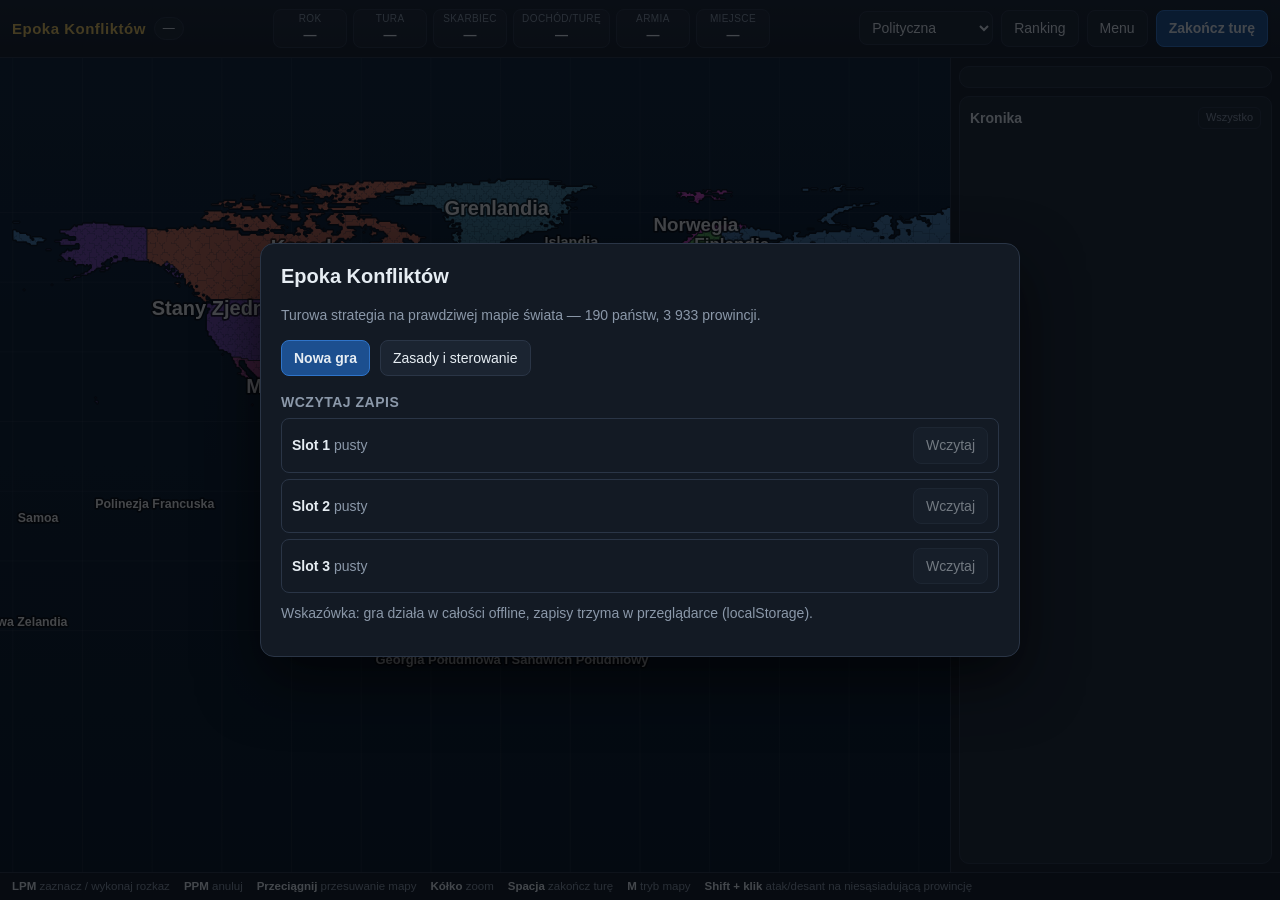
<file: epoka-konfliktow.html>
<!DOCTYPE html>
<html lang="pl">
<head>
<meta charset="utf-8">
<meta name="viewport" content="width=device-width, initial-scale=1">
<title>Epoka Konfliktów — strategia na mapie świata</title>
<link rel="stylesheet" href="css/style.css">
</head>
<body>
<div id="app">
  <header id="topbar">
    <div class="tb-group">
      <span id="game-title">Epoka Konfliktów</span>
      <span id="tb-country" class="badge">—</span>
    </div>
    <div class="tb-stats">
      <div class="stat"><label>Rok</label><span id="tb-year">—</span></div>
      <div class="stat"><label>Tura</label><span id="tb-turn">—</span></div>
      <div class="stat"><label>Skarbiec</label><span id="tb-treasury">—</span></div>
      <div class="stat"><label>Dochód/turę</label><span id="tb-income">—</span></div>
      <div class="stat"><label>Armia</label><span id="tb-army">—</span></div>
      <div class="stat"><label>Miejsce</label><span id="tb-rank">—</span></div>
    </div>
    <div class="tb-group">
      <select id="map-mode" class="select" title="Tryb mapy (M)"></select>
      <button id="btn-ranking" class="btn" title="Ranking państw">Ranking</button>
      <button id="btn-menu" class="btn" title="Menu">Menu</button>
      <button id="btn-end-turn" class="btn btn-primary">Zakończ turę</button>
    </div>
  </header>

  <div id="stage">
    <canvas id="map"></canvas>

    <aside id="panel">
      <div id="panel-selected" class="card"></div>
      <div id="panel-log" class="card grow">
        <div class="card-head">
          <h3>Kronika</h3>
          <button id="btn-log-filter" class="mini-btn" title="Pokaż tylko moje sprawy">Wszystko</button>
        </div>
        <div id="log-list" class="scroll"></div>
      </div>
    </aside>

    <div id="tooltip" class="hidden"></div>
    <div id="turn-banner" class="hidden"></div>
    <div id="thinking" class="hidden"><div class="spinner"></div><span>Państwa AI wykonują ruchy…</span></div>
  </div>

  <footer id="hints">
    <span><b>LPM</b> zaznacz / wykonaj rozkaz</span>
    <span><b>PPM</b> anuluj</span>
    <span><b>Przeciągnij</b> przesuwanie mapy</span>
    <span><b>Kółko</b> zoom</span>
    <span><b>Spacja</b> zakończ turę</span>
    <span><b>M</b> tryb mapy</span>
    <span><b>Shift + klik</b> atak/desant na niesąsiadującą prowincję</span>
    <span id="hint-provinces"></span>
  </footer>
</div>

<div id="loader">
  <div class="loader-box">
    <h1>Epoka Konfliktów</h1>
    <p id="loader-stage">Przygotowywanie świata…</p>
    <div class="bar"><div id="loader-bar"></div></div>
    <p id="loader-info" class="muted"></p>
  </div>
</div>

<div id="modal" class="hidden"><div id="modal-box"></div></div>

<script src="js/data/world-geo.js"></script>
<script src="js/data/world-cities.js"></script>
<script src="js/core/util.js"></script>
<script src="js/core/camera.js"></script>
<script src="js/world/worldgen.js"></script>
<script src="js/game/state.js"></script>
<script src="js/game/logic.js"></script>
<script src="js/game/ai.js"></script>
<script src="js/render/renderer.js"></script>
<script src="js/ui/ui.js"></script>
<script src="js/main.js"></script>
</body>
</html>
</file>
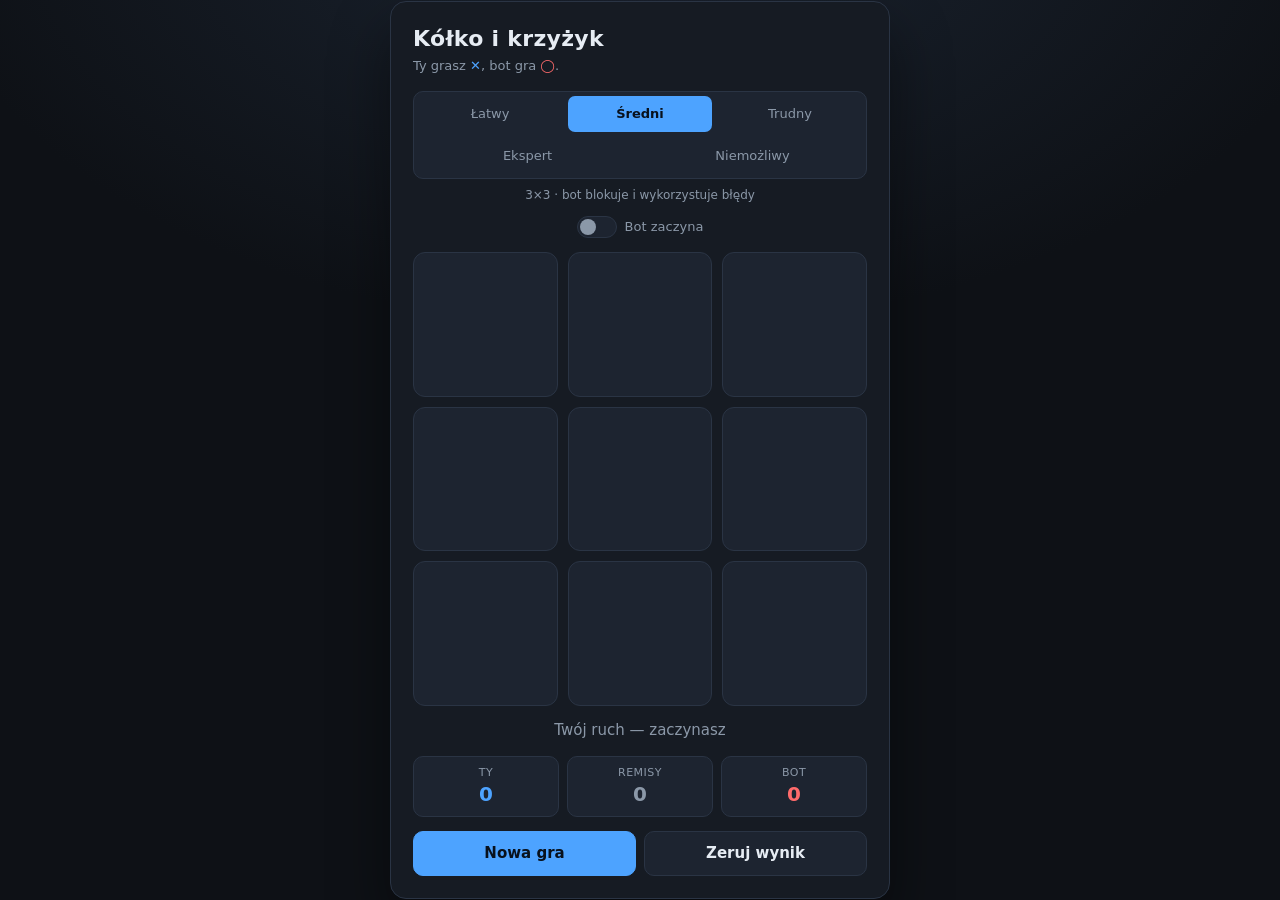
<file: kolo-i-krzyzyk.html>
<!DOCTYPE html>
<html lang="pl">
<head>
<meta charset="utf-8">
<meta name="viewport" content="width=device-width, initial-scale=1">
<title>Kółko i krzyżyk — Ty vs Bot AI</title>
<style>
  :root {
    --bg: #0e1116;
    --panel: #161b23;
    --panel-2: #1d2430;
    --line: #2a3444;
    --text: #e6ecf3;
    --muted: #8b98a8;
    --x: #4da3ff;
    --o: #ff6b6b;
    --accent: #4da3ff;
    --win: #3ddc84;
  }
  * { box-sizing: border-box; }
  html, body { height: 100%; }
  body {
    margin: 0;
    background: radial-gradient(1200px 700px at 50% -10%, #1b2431 0%, var(--bg) 60%);
    color: var(--text);
    font: 15px/1.4 "Segoe UI", system-ui, Roboto, Arial, sans-serif;
    display: flex;
    align-items: center;
    justify-content: center;
    min-height: 100%;
    padding: 20px;
    -webkit-user-select: none;
    user-select: none;
  }
  #app {
    width: 100%;
    max-width: 500px;
    background: var(--panel);
    border: 1px solid var(--line);
    border-radius: 16px;
    padding: 22px;
    box-shadow: 0 30px 60px rgba(0,0,0,.45);
  }
  h1 { margin: 0 0 2px; font-size: 22px; letter-spacing: .3px; }
  .sub { color: var(--muted); font-size: 13px; margin-bottom: 16px; }

  /* ---------- Tryby ---------- */
  .modes {
    display: flex;
    flex-wrap: wrap;
    gap: 6px;
    margin-bottom: 14px;
    background: var(--panel-2);
    border: 1px solid var(--line);
    border-radius: 10px;
    padding: 4px;
  }
  .modes button {
    flex: 1 1 28%;
    border: 0;
    background: transparent;
    color: var(--muted);
    padding: 9px 4px;
    border-radius: 7px;
    font: inherit;
    font-size: 13px;
    white-space: nowrap;
    cursor: pointer;
    transition: background .15s, color .15s;
  }
  .modes button:hover { color: var(--text); }
  .modes button.active { background: var(--accent); color: #08111d; font-weight: 600; }
  .modes button.active.hard { background: #ffb020; }
  .modes button.active.expert { background: #ff7a3d; }
  .modes button.active.insane { background: #ff4d4d; }

  .modeinfo {
    text-align: center;
    font-size: 12px;
    color: var(--muted);
    margin: -6px 0 12px;
    min-height: 16px;
  }

  /* ---------- Kto zaczyna ---------- */
  .startopts {
    display: flex;
    align-items: center;
    justify-content: center;
    gap: 8px;
    margin-bottom: 14px;
    font-size: 13px;
    color: var(--muted);
  }
  .switch { position: relative; display: inline-flex; align-items: center; gap: 8px; cursor: pointer; }
  .switch input { display: none; }
  .track {
    width: 40px; height: 22px;
    background: var(--panel-2);
    border: 1px solid var(--line);
    border-radius: 999px;
    position: relative;
    transition: background .15s;
  }
  .track::after {
    content: "";
    position: absolute;
    top: 2px; left: 2px;
    width: 16px; height: 16px;
    border-radius: 50%;
    background: var(--muted);
    transition: transform .15s, background .15s;
  }
  .switch input:checked + .track { background: rgba(77,163,255,.25); border-color: var(--accent); }
  .switch input:checked + .track::after { transform: translateX(18px); background: var(--accent); }

  /* ---------- Plansza ---------- */
  #board {
    --fs: clamp(38px, 13vw, 62px);
    --gap: 10px;
    display: grid;
    grid-template-columns: repeat(var(--n, 3), 1fr);
    gap: var(--gap);
    aspect-ratio: 1 / 1;
    margin-bottom: 14px;
  }
  .cell {
    background: var(--panel-2);
    border: 1px solid var(--line);
    border-radius: 12px;
    display: flex;
    align-items: center;
    justify-content: center;
    font-size: var(--fs);
    font-weight: 700;
    line-height: 1;
    cursor: pointer;
    color: transparent;
    transition: background .12s, border-color .12s, transform .06s;
  }
  .cell:hover:not(.taken) { background: #24303f; border-color: #3a4a5f; }
  .cell:active:not(.taken) { transform: scale(.97); }
  .cell.taken, #board.locked .cell { cursor: default; }
  #board.locked .cell:hover { background: var(--panel-2); border-color: var(--line); }
  #board.locked .cell:active { transform: none; }
  .cell.x { color: var(--x); }
  .cell.o { color: var(--o); }
  .cell.appear { animation: pop .18s ease-out; }
  .cell.win {
    background: rgba(61,220,132,.14);
    border-color: var(--win);
    color: var(--win);
  }
  @keyframes pop {
    0% { transform: scale(.6); opacity: 0; }
    100% { transform: scale(1); opacity: 1; }
  }

  /* ---------- Status ---------- */
  #status { text-align: center; font-size: 15px; min-height: 22px; margin-bottom: 14px; color: var(--muted); }
  #status b { color: var(--text); }
  #status.win b { color: var(--win); }
  #status.lose b { color: var(--o); }

  /* ---------- Wynik ---------- */
  .score { display: grid; grid-template-columns: repeat(3, 1fr); gap: 8px; margin-bottom: 14px; }
  .score div {
    background: var(--panel-2);
    border: 1px solid var(--line);
    border-radius: 10px;
    padding: 8px;
    text-align: center;
  }
  .score label { display: block; font-size: 11px; color: var(--muted); text-transform: uppercase; letter-spacing: .5px; }
  .score span { font-size: 20px; font-weight: 700; }
  .score .s-x span { color: var(--x); }
  .score .s-o span { color: var(--o); }
  .score .s-d span { color: var(--muted); }

  /* ---------- Przyciski ---------- */
  .actions { display: flex; gap: 8px; }
  .btn {
    flex: 1;
    border: 1px solid var(--line);
    background: var(--panel-2);
    color: var(--text);
    border-radius: 10px;
    padding: 11px;
    font: inherit;
    font-weight: 600;
    cursor: pointer;
    transition: background .15s, border-color .15s;
  }
  .btn:hover { background: #24303f; border-color: #3a4a5f; }
  .btn.primary { background: var(--accent); border-color: var(--accent); color: #08111d; }
  .btn.primary:hover { background: #63b0ff; }
</style>
</head>
<body>
<div id="app">
  <h1>Kółko i krzyżyk</h1>
  <div class="sub">Ty grasz <b style="color:var(--x)">✕</b>, bot gra <b style="color:var(--o)">◯</b>.</div>

  <div class="modes" id="modes">
    <button data-mode="easy">Łatwy</button>
    <button data-mode="medium" class="active">Średni</button>
    <button data-mode="hard">Trudny</button>
    <button data-mode="expert">Ekspert</button>
    <button data-mode="insane">Niemożliwy</button>
  </div>
  <div class="modeinfo" id="modeinfo"></div>

  <div class="startopts">
    <label class="switch">
      <input type="checkbox" id="bot-starts">
      <span class="track"></span>
    </label>
    <span>Bot zaczyna</span>
  </div>

  <div id="board"></div>

  <div id="status">Twój ruch</div>

  <div class="score">
    <div class="s-x"><label>Ty</label><span id="score-x">0</span></div>
    <div class="s-d"><label>Remisy</label><span id="score-d">0</span></div>
    <div class="s-o"><label>Bot</label><span id="score-o">0</span></div>
  </div>

  <div class="actions">
    <button class="btn primary" id="btn-new">Nowa gra</button>
    <button class="btn" id="btn-reset">Zeruj wynik</button>
  </div>
</div>

<script>
(function () {
  "use strict";

  var HUMAN = "X";
  var BOT = "O";

  /* ---------- Tryby gry ----------
     Każdy tryb = rozmiar planszy + długość zwycięskiego rzędu + siła AI.  */
  var MODES = {
    easy:   { label: "Łatwy",      n: 3, win: 3, ai: "easy",   info: "3×3 · bot gra chaotycznie — łatwo go ograć" },
    medium: { label: "Średni",     n: 3, win: 3, ai: "medium", info: "3×3 · bot blokuje i wykorzystuje błędy" },
    hard:   { label: "Trudny",     n: 3, win: 3, ai: "perfect", info: "3×3 · pełny minimax — maksimum to remis" },
    expert: { label: "Ekspert",    n: 4, win: 4, ai: "search", info: "4×4 · 4 w rzędzie · głęboka analiza alfa-beta" },
    insane: { label: "Niemożliwy", n: 5, win: 4, ai: "search", info: "5×5 · 4 w rzędzie · do 1,2 s namysłu na ruch" }
  };

  var mode = "medium";
  var N = 3, WIN = 3, CELLS = 9, LINES = [];

  var board = [];
  var turn = HUMAN;
  var over = false;
  var locked = false;
  var botStarts = false;
  var score = { x: 0, o: 0, d: 0 };

  var boardEl = document.getElementById("board");
  var statusEl = document.getElementById("status");
  var modesEl = document.getElementById("modes");
  var modeInfoEl = document.getElementById("modeinfo");
  var botStartsEl = document.getElementById("bot-starts");
  var scoreX = document.getElementById("score-x");
  var scoreO = document.getElementById("score-o");
  var scoreD = document.getElementById("score-d");

  /* ---------- Linie zwycięstwa dla N×N i rzędu WIN ---------- */

  function buildLines(n, win) {
    var lines = [];
    var dirs = [[0, 1], [1, 0], [1, 1], [1, -1]];
    for (var r = 0; r < n; r++) {
      for (var c = 0; c < n; c++) {
        for (var d = 0; d < dirs.length; d++) {
          var dr = dirs[d][0], dc = dirs[d][1];
          var er = r + dr * (win - 1), ec = c + dc * (win - 1);
          if (er < 0 || er >= n || ec < 0 || ec >= n) { continue; }
          var line = [];
          for (var k = 0; k < win; k++) { line.push((r + dr * k) * n + (c + dc * k)); }
          lines.push(line);
        }
      }
    }
    return lines;
  }

  /* ---------- Podstawy gry ---------- */

  function other(p) { return p === "X" ? "O" : "X"; }

  function winner(b) {
    for (var i = 0; i < LINES.length; i++) {
      var l = LINES[i];
      var v = b[l[0]];
      if (!v) { continue; }
      var ok = true;
      for (var k = 1; k < l.length; k++) {
        if (b[l[k]] !== v) { ok = false; break; }
      }
      if (ok) { return { player: v, line: l }; }
    }
    return null;
  }

  function isFull(b) {
    for (var i = 0; i < b.length; i++) { if (!b[i]) { return false; } }
    return true;
  }

  function emptyCells(b) {
    var out = [];
    for (var i = 0; i < b.length; i++) { if (!b[i]) { out.push(i); } }
    return out;
  }

  // Ruch wygrywający LUB blokujący dla danego gracza (szuka 1 posunięcia).
  function findCritical(b, player) {
    var empties = emptyCells(b);
    for (var i = 0; i < empties.length; i++) {
      var idx = empties[i];
      b[idx] = player;
      var w = winner(b);
      b[idx] = "";
      if (w) { return idx; }
    }
    return -1;
  }

  function randomMove(b) {
    var empties = emptyCells(b);
    return empties[Math.floor(Math.random() * empties.length)];
  }

  /* ---------- Silnik AI: alpha-beta + heurystyka ---------- */

  var nodes = 0, deadline = 0, timeUp = false;

  function evalBoard(b) {
    var sc = 0;
    for (var i = 0; i < LINES.length; i++) {
      var line = LINES[i];
      var bot = 0, hum = 0;
      for (var k = 0; k < line.length; k++) {
        var v = b[line[k]];
        if (v === BOT) { bot++; } else if (v === HUMAN) { hum++; }
      }
      if (bot && hum) { continue; }
      if (bot) { sc += Math.pow(10, bot); }
      else if (hum) { sc -= Math.pow(10, hum) * 1.2; }
    }
    return sc;
  }

  function orderMoves(b) {
    var mid = (N - 1) / 2;
    var arr = [];
    for (var i = 0; i < b.length; i++) {
      if (b[i]) { continue; }
      var r = Math.floor(i / N), c = i % N;
      var dist = Math.abs(r - mid) + Math.abs(c - mid);
      var near = 0;
      for (var dr = -1; dr <= 1 && !near; dr++) {
        for (var dc = -1; dc <= 1; dc++) {
          var rr = r + dr, cc = c + dc;
          if (rr >= 0 && rr < N && cc >= 0 && cc < N && b[rr * N + cc]) { near = 1; break; }
        }
      }
      arr.push({ i: i, s: near * 100 - dist });
    }
    arr.sort(function (a, b2) { return b2.s - a.s; });
    var out = [];
    for (var k = 0; k < arr.length; k++) { out.push(arr[k].i); }
    return out;
  }

  function search(b, player, depth, alpha, beta, ply) {
    if (((++nodes) & 1023) === 0 && Date.now() > deadline) { timeUp = true; }
    if (timeUp) { return evalBoard(b); }

    var w = winner(b);
    if (w) { return w.player === BOT ? (100000 - ply) : (-100000 + ply); }
    if (isFull(b)) { return 0; }
    if (depth === 0) { return evalBoard(b); }

    var moves = orderMoves(b);
    var i, idx, s;

    if (player === BOT) {
      var best = -Infinity;
      for (i = 0; i < moves.length; i++) {
        idx = moves[i];
        b[idx] = BOT;
        s = search(b, HUMAN, depth - 1, alpha, beta, ply + 1);
        b[idx] = "";
        if (s > best) { best = s; }
        if (best > alpha) { alpha = best; }
        if (alpha >= beta || timeUp) { break; }
      }
      return best;
    }

    var worst = Infinity;
    for (i = 0; i < moves.length; i++) {
      idx = moves[i];
      b[idx] = HUMAN;
      s = search(b, BOT, depth - 1, alpha, beta, ply + 1);
      b[idx] = "";
      if (s < worst) { worst = s; }
      if (worst < beta) { beta = worst; }
      if (alpha >= beta || timeUp) { break; }
    }
    return worst;
  }

  function rootSearch(b, depth) {
    var moves = orderMoves(b);
    var bestScore = -Infinity, bestMove = moves[0];
    for (var i = 0; i < moves.length; i++) {
      var idx = moves[i];
      b[idx] = BOT;
      var s = search(b, HUMAN, depth - 1, -Infinity, Infinity, 1);
      b[idx] = "";
      if (timeUp) { return { move: bestMove, score: bestScore, complete: i === 0 }; }
      if (s > bestScore) { bestScore = s; bestMove = idx; }
    }
    return { move: bestMove, score: bestScore, complete: true };
  }

  function strongestMove(b, budgetMs) {
    var win = findCritical(b, BOT);
    if (win !== -1) { return win; }
    var block = findCritical(b, HUMAN);
    if (block !== -1) { return block; }

    var empties = emptyCells(b);
    if (empties.length === 0) { return -1; }

    var maxDepth = empties.length;   // pełne przeszukanie, jeśli czas pozwoli
    var best = empties[0];
    nodes = 0;
    timeUp = false;
    deadline = Date.now() + budgetMs;

    for (var d = 1; d <= maxDepth; d++) {
      var res = rootSearch(b, d);
      if (res.complete) { best = res.move; }
      if (res.complete && Math.abs(res.score) >= 90000) { break; }  // wymuszona wygrana/przegrana
      if (timeUp) { break; }
    }
    return best;
  }

  function botChoose() {
    var b = board.slice();
    if (emptyCells(b).length === 0) { return -1; }

    switch (MODES[mode].ai) {
      case "easy":
        if (Math.random() < 0.55) { return randomMove(b); }
        var w1 = findCritical(b, BOT); if (w1 !== -1) { return w1; }
        return randomMove(b);

      case "medium":
        if (Math.random() < 0.25) { return randomMove(b); }
        var w2 = findCritical(b, BOT); if (w2 !== -1) { return w2; }
        var b2 = findCritical(b, HUMAN); if (b2 !== -1) { return b2; }
        if (b[4] === "") { return 4; }
        return randomMove(b);

      case "perfect":
        return strongestMove(b, 3000);        // 3×3 → pełny minimax (niepokonany)

      default:                                // "search"
        return strongestMove(b, mode === "insane" ? 1200 : 700);
    }
  }

  /* ---------- Interfejs ---------- */

  function applyMode(m) {
    mode = m;
    var cfg = MODES[m];
    N = cfg.n;
    WIN = cfg.win;
    CELLS = N * N;
    LINES = buildLines(N, WIN);
    boardEl.style.setProperty("--n", N);
    boardEl.style.setProperty("--fs",
      N === 3 ? "clamp(38px, 13vw, 62px)" : (N === 4 ? "clamp(26px, 9vw, 42px)" : "clamp(18px, 6.5vw, 32px)"));
    boardEl.style.setProperty("--gap", N === 3 ? "10px" : (N === 4 ? "8px" : "6px"));
    modeInfoEl.textContent = cfg.info;
  }

  function buildBoard() {
    boardEl.innerHTML = "";
    for (var i = 0; i < CELLS; i++) {
      (function (i) {
        var c = document.createElement("div");
        c.className = "cell";
        c.dataset.i = i;
        c.addEventListener("click", function () { onCellClick(i); });
        boardEl.appendChild(c);
      })(i);
    }
  }

  function render() {
    var cells = boardEl.children;
    for (var i = 0; i < CELLS; i++) {
      var c = cells[i];
      var v = board[i];
      c.textContent = v === "X" ? "✕" : (v === "O" ? "◯" : "");
      c.className = "cell" + (v ? " taken " + v.toLowerCase() : "");
    }
  }

  function highlightWin(line) {
    var cells = boardEl.children;
    for (var i = 0; i < line.length; i++) { cells[line[i]].classList.add("win"); }
  }

  function setStatus(html, cls) {
    statusEl.className = cls || "";
    statusEl.innerHTML = html;
  }

  function updateScore() {
    scoreX.textContent = score.x;
    scoreO.textContent = score.o;
    scoreD.textContent = score.d;
  }

  function place(i, player) {
    board[i] = player;
    render();
    var c = boardEl.children[i];
    c.classList.add("appear");
    setTimeout(function () { c.classList.remove("appear"); }, 200);
  }

  function finish(w) {
    over = true;
    locked = false;
    boardEl.classList.remove("locked");
    if (!w) {
      score.d++;
      setStatus("<b>Remis!</b> Nikomu się nie udało.");
      return;
    }
    highlightWin(w.line);
    if (w.player === HUMAN) {
      score.x++;
      setStatus("<b>Wygrałeś!</b> 🎉", "win");
    } else {
      score.o++;
      setStatus("<b>Bot wygrał.</b> Spróbuj jeszcze raz.", "lose");
    }
    updateScore();
  }

  function endIfDone() {
    var w = winner(board);
    if (w) { finish(w); return true; }
    if (isFull(board)) { finish(null); return true; }
    return false;
  }

  function botTurn() {
    if (over) { return; }
    locked = true;
    boardEl.classList.add("locked");
    turn = BOT;
    setStatus("Bot myśli…");

    var ai = MODES[mode].ai;
    var delay = (ai === "easy") ? 350 : (ai === "medium" ? 450 : 250);

    setTimeout(function () {
      var move = botChoose();
      if (move === -1) { return; }
      place(move, BOT);
      if (endIfDone()) { updateScore(); return; }

      locked = false;
      boardEl.classList.remove("locked");
      turn = HUMAN;
      setStatus("Twój ruch");
    }, delay);
  }

  function onCellClick(i) {
    if (over || locked || turn !== HUMAN || board[i]) { return; }
    place(i, HUMAN);
    if (endIfDone()) { updateScore(); return; }
    botTurn();
  }

  function newGame() {
    board = [];
    for (var i = 0; i < CELLS; i++) { board.push(""); }
    over = false;
    locked = false;
    boardEl.classList.remove("locked");
    buildBoard();
    render();
    updateScore();

    if (botStarts) {
      botTurn();
    } else {
      turn = HUMAN;
      setStatus("Twój ruch — zaczynasz");
    }
  }

  /* ---------- Zdarzenia ---------- */

  modesEl.addEventListener("click", function (e) {
    var btn = e.target.closest ? e.target.closest("button") : null;
    if (!btn) { return; }
    var buttons = modesEl.querySelectorAll("button");
    for (var i = 0; i < buttons.length; i++) { buttons[i].classList.remove("active"); }
    btn.classList.add("active");
    btn.classList.add(btn.dataset.mode === "hard" ? "hard" : "");
    btn.classList.add(btn.dataset.mode === "expert" ? "expert" : "");
    btn.classList.add(btn.dataset.mode === "insane" ? "insane" : "");
    applyMode(btn.dataset.mode);
    newGame();
  });

  botStartsEl.addEventListener("change", function () {
    botStarts = botStartsEl.checked;
    newGame();
  });

  document.getElementById("btn-new").addEventListener("click", newGame);

  document.getElementById("btn-reset").addEventListener("click", function () {
    score = { x: 0, o: 0, d: 0 };
    newGame();
  });

  /* ---------- Start ---------- */
  applyMode(mode);
  newGame();

  /* ---------- Hook debugowy (konsola: KiK.*) ---------- */
  window.KiK = {
    setMode: applyMode,
    botMove: function (b) {
      var saved = board;
      board = b.slice();
      var m = botChoose();
      board = saved;
      return m;
    },
    winner: winner,
    isFull: isFull
  };
})();
</script>
</body>
</html>
</file>
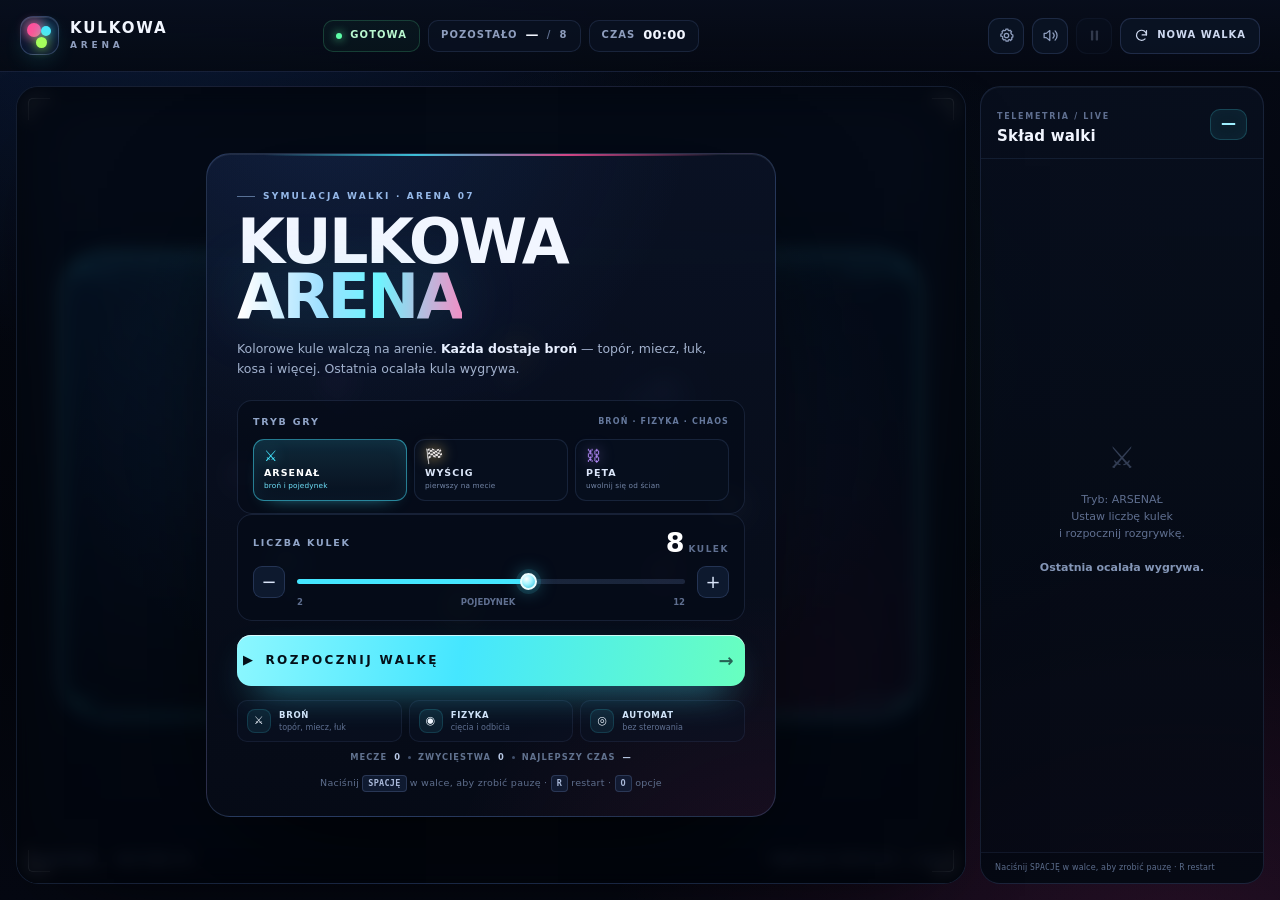
<file: kulki-arena.html>
<!DOCTYPE html>
<html lang="pl">
<head>
<meta charset="utf-8">
<meta name="viewport" content="width=device-width, initial-scale=1, viewport-fit=cover">
<meta name="color-scheme" content="dark">
<title>Kulkowa Arena — automatyczna walka kulek</title>
<style>
/* ==========================================================================
   KULKOWA ARENA
   2D physics brawler: elastic collisions, impulse damage, particles, neon.
   Self-contained: no internet, no libraries, no external assets.
   ========================================================================== */
*{box-sizing:border-box}
:root{
  --bg:#04060d;
  --panel:#080e1b;
  --panel2:#0b1427;
  --line:rgba(137,168,255,.16);
  --line2:rgba(137,168,255,.28);
  --txt:#f2f6ff;
  --dim:#8e9dbd;
  --dim2:#5f6f90;
  --cyan:#45e6ff;
  --pink:#ff4f9a;
  --acid:#a6ff5c;
  --gold:#ffd166;
  --danger:#ff526d;
  --winner:#45e6ff;
  --font:"Bahnschrift","Segoe UI Variable Display","Segoe UI",system-ui,-apple-system,Roboto,Arial,sans-serif;
}
html,body{height:100%}
body{
  margin:0;min-height:100dvh;overflow:hidden;background:var(--bg);color:var(--txt);
  font:14px/1.45 var(--font);
  -webkit-font-smoothing:antialiased;
  user-select:none;
}
body::before{
  content:"";position:fixed;inset:0;z-index:0;pointer-events:none;
  background:
    radial-gradient(900px 700px at 12% -8%, rgba(45,123,255,.16), transparent 62%),
    radial-gradient(900px 700px at 92% 108%, rgba(255,58,155,.13), transparent 64%),
    radial-gradient(700px 500px at 58% 40%, rgba(64,255,209,.045), transparent 68%),
    linear-gradient(180deg,#050914,#03050c 68%,#050812);
}
button,a,input{font:inherit}
button{color:inherit}
button:focus-visible,a:focus-visible,input:focus-visible{outline:2px solid var(--cyan);outline-offset:3px}
::selection{background:rgba(69,230,255,.25)}

.app{position:relative;z-index:1;height:100dvh;display:flex;flex-direction:column;min-height:0}

/* ------------------------------------------------------------------ topbar */
.topbar{
  position:relative;z-index:20;flex:none;height:72px;display:flex;align-items:center;gap:22px;
  padding:0 20px;border-bottom:1px solid rgba(130,165,255,.12);
  background:linear-gradient(180deg,rgba(8,14,28,.94),rgba(5,9,18,.88));
  backdrop-filter:blur(16px);
}
.brand{display:flex;align-items:center;gap:11px;min-width:0;text-decoration:none;color:var(--txt)}
.brand-mark{
  position:relative;flex:none;width:39px;height:39px;border-radius:13px;
  border:1px solid rgba(160,190,255,.24);
  background:radial-gradient(circle at 32% 26%,rgba(255,255,255,.2),transparent 48%),#0b1730;
  box-shadow:inset 0 1px 0 rgba(255,255,255,.1),0 8px 26px -14px #48e7ff;
}
.brand-mark i{position:absolute;border-radius:50%;display:block}
.brand-mark i:nth-child(1){width:14px;height:14px;left:6px;top:6px;background:#ff4f9a;box-shadow:0 0 12px #ff4f9a}
.brand-mark i:nth-child(2){width:10px;height:10px;right:7px;top:9px;background:#45e6ff;box-shadow:0 0 12px #45e6ff}
.brand-mark i:nth-child(3){width:11px;height:11px;left:15px;bottom:6px;background:#a6ff5c;box-shadow:0 0 12px #a6ff5c}
.brand-copy{display:flex;flex-direction:column;line-height:1;white-space:nowrap}
.brand-copy b{font-size:15px;letter-spacing:1.9px;font-weight:900}
.brand-copy span{margin-top:5px;font-size:9px;letter-spacing:3.8px;color:var(--dim);font-weight:800}
.top-status{display:flex;align-items:center;gap:8px;margin:0 auto;min-width:0}
.pill{
  display:inline-flex;align-items:center;gap:8px;height:32px;padding:0 12px;border-radius:10px;
  border:1px solid rgba(141,174,255,.13);background:rgba(10,18,35,.72);
  color:var(--dim);font-size:10px;font-weight:900;letter-spacing:1.05px;white-space:nowrap;
}
.pill b{color:var(--txt);font-size:13px;letter-spacing:.2px;font-variant-numeric:tabular-nums}
.pill em{font-style:normal;color:var(--dim2)}
.live-pill{color:#b9f7cf;border-color:rgba(98,255,167,.18);background:rgba(27,95,65,.12)}
.live-dot{width:6px;height:6px;border-radius:50%;background:#5dffa8;box-shadow:0 0 10px #5dffa8;animation:livePulse 1.8s ease-in-out infinite}
.live-pill.overdrive{color:#ffe0a1;border-color:rgba(255,196,80,.35);background:rgba(112,68,5,.22)}
.live-pill.overdrive .live-dot{background:#ffc44f;box-shadow:0 0 12px #ffc44f}
.live-pill.paused{color:#ffd59f;border-color:rgba(255,193,94,.3)}
.live-pill.paused .live-dot{background:#ffc44f;box-shadow:0 0 10px #ffc44f;animation:none}
.live-pill.finished{color:#ffb3cb;border-color:rgba(255,89,148,.3)}
.live-pill.finished .live-dot{background:#ff4f9a;box-shadow:0 0 10px #ff4f9a;animation:none}
@keyframes livePulse{0%,100%{opacity:1;transform:scale(1)}50%{opacity:.35;transform:scale(.8)}}
.top-actions{display:flex;align-items:center;gap:8px;flex:none;margin-left:auto}
.icon-btn{
  width:36px;height:36px;padding:0;border-radius:11px;cursor:pointer;display:grid;place-items:center;
  border:1px solid rgba(141,174,255,.15);background:rgba(11,20,38,.8);color:var(--dim);
  transition:color .16s,border-color .16s,background .16s,transform .16s,-webkit-user-select:none;
}
.icon-btn:hover{color:var(--txt);border-color:rgba(141,174,255,.36);background:#101d36}
.icon-btn:active{transform:scale(.94)}
.icon-btn:disabled{opacity:.32;cursor:default;transform:none}
.icon-btn svg{width:17px;height:17px;display:block}
.btn-ghost{
  height:36px;display:inline-flex;align-items:center;justify-content:center;gap:8px;padding:0 13px;
  border:1px solid rgba(141,174,255,.17);border-radius:11px;background:rgba(11,20,38,.8);
  color:#cdd8ef;font-size:10px;font-weight:900;letter-spacing:1px;cursor:pointer;white-space:nowrap;
  transition:border-color .16s,background .16s,color .16s,transform .16s;
}
.btn-ghost:hover{border-color:rgba(141,174,255,.38);background:#101d36;color:#fff}
.btn-ghost:active{transform:scale(.97)}
.btn-ghost svg{width:15px;height:15px}

/* --------------------------------------------------------------------- main */
.stage-grid{
  flex:1;min-height:0;display:grid;grid-template-columns:minmax(0,1fr) 284px;gap:14px;
  padding:14px 16px 16px;position:relative;
}
.stage-wrap{
  position:relative;min-width:0;min-height:0;border-radius:22px;overflow:hidden;
  background:
    radial-gradient(90% 120% at 50% -20%,rgba(28,58,112,.32),transparent 58%),
    radial-gradient(80% 90% at 50% 120%,rgba(70,19,71,.16),transparent 65%),
    #050912;
  border:1px solid rgba(117,157,240,.14);
  box-shadow:0 30px 90px -50px rgba(0,0,0,.9),inset 0 1px 0 rgba(255,255,255,.035);
  isolation:isolate;
}
.stage-wrap::before{
  content:"";position:absolute;inset:0;z-index:2;pointer-events:none;border-radius:inherit;
  box-shadow:inset 0 0 70px rgba(0,0,0,.6);
}
.stage-wrap::after{
  content:"";position:absolute;inset:0;z-index:2;pointer-events:none;opacity:.12;border-radius:inherit;
  background:repeating-linear-gradient(180deg,rgba(255,255,255,.1) 0 1px,transparent 1px 4px);
  mix-blend-mode:soft-light;
}
#arena{position:absolute;inset:0;width:100%;height:100%;display:block;z-index:1}

/* corner decorations around the viewport */
.corner{position:absolute;z-index:4;width:22px;height:22px;border-color:rgba(120,198,255,.3);pointer-events:none}
.corner.tl{left:11px;top:11px;border-left:1px solid;border-top:1px solid;border-radius:5px 0 0 0}
.corner.tr{right:11px;top:11px;border-right:1px solid;border-top:1px solid;border-radius:0 5px 0 0}
.corner.bl{left:11px;bottom:11px;border-left:1px solid;border-bottom:1px solid;border-radius:0 0 0 5px}
.corner.br{right:11px;bottom:11px;border-right:1px solid;border-bottom:1px solid;border-radius:0 0 5px 0}
.stage-corner-label{
  position:absolute;z-index:4;left:19px;bottom:16px;pointer-events:none;
  color:rgba(155,181,222,.45);font-size:9px;font-weight:900;letter-spacing:2.4px;
}
.stage-corner-label.right{left:auto;right:19px;text-align:right}

/* --------------------------------------------------------------- overlays */
.overlay{
  position:absolute;inset:0;z-index:10;display:flex;align-items:flex-start;justify-content:center;padding:20px;
  background:rgba(3,7,15,.54);backdrop-filter:blur(8px);-webkit-backdrop-filter:blur(8px);
  opacity:0;visibility:hidden;pointer-events:none;transition:opacity .28s ease,visibility .28s;
  overflow:auto;
}
.overlay > *{margin:auto 0;flex:none}
.overlay.open{opacity:1;visibility:visible;pointer-events:auto}
.setup-overlay{background:
  radial-gradient(560px 380px at 50% 44%,rgba(24,50,100,.22),transparent 75%),
  rgba(3,7,15,.48)}
.setup-card{
  position:relative;width:min(100%,570px);padding:28px 30px 24px;border-radius:24px;
  border:1px solid rgba(142,181,255,.2);
  background:
    radial-gradient(120% 100% at 20% -10%,rgba(51,105,208,.16),transparent 55%),
    radial-gradient(100% 90% at 100% 120%,rgba(255,59,139,.1),transparent 60%),
    linear-gradient(180deg,rgba(10,18,36,.94),rgba(6,11,23,.96));
  box-shadow:0 40px 120px -38px rgba(0,0,0,.9),inset 0 1px 0 rgba(255,255,255,.08);
  overflow:hidden;
}
.setup-card::before{
  content:"";position:absolute;left:10%;right:10%;top:0;height:2px;
  background:linear-gradient(90deg,transparent,var(--cyan),var(--pink),transparent);
  opacity:.8;
}
.eyebrow{
  display:inline-flex;align-items:center;gap:8px;color:#95b8e8;
  font-size:9px;font-weight:900;letter-spacing:2.2px;text-transform:uppercase;
}
.eyebrow i{width:18px;height:1px;background:currentColor;opacity:.55;display:inline-block}
.setup-heading{
  margin:12px 0 0;font-size:clamp(38px,5.6vw,62px);line-height:.88;font-weight:900;
  letter-spacing:-2.6px;text-transform:uppercase;
}
.setup-heading span{
  display:inline-block;color:transparent;
  background:linear-gradient(92deg,#fff 2%,#9edfff 38%,#6cf5ff 62%,#ff84bf 104%);
  -webkit-background-clip:text;background-clip:text;
  filter:drop-shadow(0 0 30px rgba(69,230,255,.18));
}
.setup-lead{
  max-width:470px;margin:14px 0 20px;color:#a2b1cd;font-size:12.5px;line-height:1.65;
}
.setup-lead b{color:#e8efff;font-weight:800}
.config-box{
  padding:14px 15px 12px;border-radius:15px;border:1px solid rgba(141,174,255,.13);
  background:rgba(5,11,23,.65);
}
.config-top{display:flex;align-items:center;justify-content:space-between;margin-bottom:10px}
.config-top label{font-size:9.5px;font-weight:900;letter-spacing:1.8px;color:#91a5c8;text-transform:uppercase}
.count-value{display:flex;align-items:baseline;gap:5px;line-height:1}
.count-value b{font-size:27px;letter-spacing:-1px;color:#fff;font-variant-numeric:tabular-nums}
.count-value span{font-size:9px;font-weight:900;letter-spacing:1.5px;color:var(--dim2)}
.count-row{display:flex;align-items:center;gap:12px}
.step-btn{
  flex:none;width:32px;height:32px;border-radius:9px;border:1px solid rgba(141,174,255,.18);
  background:#0d192e;color:#d9e4f8;cursor:pointer;font-size:18px;line-height:1;
  display:grid;place-items:center;transition:background .15s,border-color .15s,transform .15s;
}
.step-btn:hover{background:#142541;border-color:rgba(141,174,255,.4)}
.step-btn:active{transform:scale(.92)}
.step-btn:disabled{opacity:.28;cursor:default;transform:none}
input[type=range]{
  --p:50%;appearance:none;-webkit-appearance:none;flex:1;height:26px;margin:0;background:transparent;cursor:pointer;
}
input[type=range]::-webkit-slider-runnable-track{
  height:5px;border-radius:99px;
  background:linear-gradient(90deg,var(--cyan) 0 var(--p),rgba(123,157,220,.18) var(--p) 100%);
  box-shadow:0 0 14px -4px rgba(69,230,255,.6);
}
input[type=range]::-moz-range-track{height:5px;border-radius:99px;background:rgba(123,157,220,.18)}
input[type=range]::-moz-range-progress{height:5px;border-radius:99px;background:var(--cyan);box-shadow:0 0 14px -4px rgba(69,230,255,.6)}
input[type=range]::-webkit-slider-thumb{
  appearance:none;-webkit-appearance:none;width:17px;height:17px;margin-top:-6px;border-radius:50%;
  background:radial-gradient(circle at 35% 30%,#fff,#a6f4ff 42%,#29bddb);
  border:2px solid #e8fdff;box-shadow:0 0 0 4px rgba(69,230,255,.12),0 0 18px rgba(69,230,255,.5);
}
input[type=range]::-moz-range-thumb{
  width:15px;height:15px;border-radius:50%;border:2px solid #e8fdff;
  background:radial-gradient(circle at 35% 30%,#fff,#a6f4ff 42%,#29bddb);
  box-shadow:0 0 0 4px rgba(69,230,255,.12),0 0 18px rgba(69,230,255,.5);
}
.range-scale{display:flex;justify-content:space-between;padding:0 44px 0 44px;margin-top:-2px;color:var(--dim2);font-size:8.5px;font-weight:800}
.start-btn{
  position:relative;width:100%;height:51px;margin-top:14px;border:0;border-radius:14px;cursor:pointer;
  display:flex;align-items:center;justify-content:center;gap:10px;
  color:#041019;font-weight:900;font-size:12px;letter-spacing:2.4px;
  background:linear-gradient(100deg,#8cf7ff,#45e6ff 44%,#68ffbf);
  box-shadow:0 16px 38px -18px rgba(69,230,255,.9),inset 0 1px 0 rgba(255,255,255,.7);
  transition:transform .16s,filter .16s,box-shadow .16s;
  overflow:hidden;
}
.start-btn::after{
  content:"";position:absolute;inset:0;transform:translateX(-120%) skewX(-20deg);
  background:linear-gradient(90deg,transparent,rgba(255,255,255,.55),transparent);transition:transform .55s;
}
.start-btn:hover{filter:brightness(1.06);box-shadow:0 18px 44px -16px rgba(69,230,255,1)}
.start-btn:hover::after{transform:translateX(120%) skewX(-20deg)}
.start-btn:active{transform:scale(.99)}
.start-btn .play-ico{font-size:13px}
.start-btn .arrow{margin-left:auto;font-size:18px;padding-right:3px;opacity:.65}
.feature-grid{display:grid;grid-template-columns:repeat(3,1fr);gap:7px;margin-top:14px}
.feature{
  display:flex;align-items:center;gap:8px;padding:8px 9px;border-radius:10px;
  border:1px solid rgba(141,174,255,.09);background:rgba(10,19,36,.5);min-width:0;
}
.feature-ico{
  flex:none;width:24px;height:24px;border-radius:8px;display:grid;place-items:center;font-size:11px;
  background:rgba(69,230,255,.08);border:1px solid rgba(69,230,255,.14);
}
.feature-copy{min-width:0;line-height:1.2}
.feature-copy b{display:block;font-size:8.5px;letter-spacing:.7px;color:#d7e4fa;font-weight:900;white-space:nowrap}
.feature-copy span{display:block;font-size:8px;color:var(--dim2);margin-top:2px;white-space:nowrap}
.setup-foot{margin:12px 0 0;color:#5e6e8c;font-size:9.5px;text-align:center;letter-spacing:.25px}
.setup-foot kbd{
  display:inline-block;padding:1px 5px;border-radius:4px;border:1px solid rgba(160,190,255,.18);
  background:rgba(20,34,60,.7);color:#aabada;font-size:8.5px;font-weight:800;
}
.career-line{
  display:flex;align-items:center;justify-content:center;gap:7px;flex-wrap:wrap;
  margin:9px 0 0;color:#61728f;font-size:8.3px;font-weight:900;letter-spacing:1.05px;text-align:center;
}
.career-line b{color:#b9c9e6;font-weight:900}
.career-line i{width:3px;height:3px;border-radius:50%;background:#41506c;flex:none}
.record-badge{
  display:inline-flex;align-items:center;justify-content:center;gap:5px;margin:9px auto 0;padding:4px 10px;
  border-radius:99px;border:1px solid rgba(255,209,102,.42);background:rgba(255,196,74,.1);
  color:#ffe9a8;font-size:8.5px;font-weight:900;letter-spacing:1.35px;text-transform:uppercase;
  box-shadow:0 0 24px -10px #ffd166;animation:recordPop .55s cubic-bezier(.2,1.5,.4,1) both;
}
.record-badge[hidden]{display:none}
@keyframes recordPop{from{opacity:0;transform:scale(.72)}to{opacity:1;transform:scale(1)}}

/* --------------------------------------------------------- event feed */
.event-feed{
  position:absolute;z-index:6;left:18px;bottom:38px;display:flex;flex-direction:column;gap:5px;
  pointer-events:none;max-width:min(360px,46%);
}
.feed-item{
  display:flex;align-items:center;gap:7px;padding:4px 9px 4px 5px;border-radius:8px;
  border:1px solid rgba(141,174,255,.12);background:rgba(4,10,20,.74);backdrop-filter:blur(7px);
  color:#c6d5ed;font-size:8.4px;font-weight:900;letter-spacing:.45px;line-height:1.25;
  box-shadow:0 8px 22px -18px #000;animation:feedIn .24s ease both;
  transition:opacity .35s,transform .35s;
}
.feed-item i{
  --fc:#45e6ff;flex:none;width:17px;height:17px;border-radius:5px;display:grid;place-items:center;
  border:1px solid color-mix(in srgb,var(--fc) 30%,transparent);background:color-mix(in srgb,var(--fc) 12%,transparent);
  color:var(--fc);font-style:normal;font-size:9px;line-height:1;box-shadow:0 0 12px -6px var(--fc);
}
.feed-item b{color:#fff;font-weight:900}
.feed-item.out{opacity:0;transform:translateX(-8px)}
@keyframes feedIn{from{opacity:0;transform:translateX(-10px)}to{opacity:1;transform:translateX(0)}}

/* --------------------------------------------------------- settings */
.pause-card.settings-card{width:min(100%,432px);text-align:left}
.settings-card h2,.settings-card > p{text-align:center}
.settings-list{display:flex;flex-direction:column;gap:7px;margin:16px 0 11px}
.setting-row{
  width:100%;display:flex;align-items:center;gap:10px;padding:9px 10px;border-radius:11px;cursor:pointer;
  border:1px solid rgba(141,174,255,.12);background:rgba(8,16,31,.7);text-align:left;
  transition:border-color .16s,background .16s,transform .16s;
}
.setting-row:hover{border-color:rgba(141,174,255,.3);background:rgba(12,24,45,.86)}
.setting-row:active{transform:scale(.99)}
.setting-row[aria-pressed="true"]{border-color:rgba(69,230,255,.3);background:rgba(13,30,53,.82)}
.setting-ico{
  flex:none;width:28px;height:28px;border-radius:8px;display:grid;place-items:center;
  border:1px solid rgba(141,174,255,.16);background:rgba(13,27,49,.8);color:#8edfff;font-size:13px;
}
.setting-copy{flex:1;min-width:0;display:flex;flex-direction:column;gap:1px}
.setting-copy b{font-size:8.8px;font-weight:900;letter-spacing:1.1px;color:#e3ecfb}
.setting-copy small{font-size:7.4px;line-height:1.3;color:#6f81a3}
.switch{
  flex:none;position:relative;width:34px;height:19px;border-radius:99px;
  border:1px solid rgba(141,174,255,.18);background:#0a1424;transition:background .16s,border-color .16s;
}
.switch i{
  position:absolute;left:2px;top:2px;width:13px;height:13px;border-radius:50%;background:#55657e;
  transition:transform .16s,background .16s,box-shadow .16s;
}
.setting-row[aria-pressed="true"] .switch{background:rgba(69,230,255,.17);border-color:rgba(69,230,255,.4)}
.setting-row[aria-pressed="true"] .switch i{transform:translateX(15px);background:#8cf7ff;box-shadow:0 0 10px #45e6ff}
.settings-actions{display:grid;grid-template-columns:1fr 1fr;gap:8px;margin-top:9px}
.settings-danger{color:#ffb7c4;border-color:rgba(255,82,109,.24);background:rgba(40,8,17,.55)}
.settings-danger:hover{border-color:rgba(255,82,109,.5);background:rgba(62,10,23,.72);color:#fff}
.settings-danger.armed{color:#fff;border-color:rgba(255,82,109,.7);background:rgba(120,14,35,.72);box-shadow:0 0 20px -8px #ff526d}
.settings-card .pause-icon{color:#8edfff;border-color:rgba(69,230,255,.28);background:rgba(69,230,255,.07)}

/* --------------------------------------------------------------- tryby gry */
.mode-box{margin-top:10px}
.mode-note{font-size:8px;font-weight:900;letter-spacing:1.15px;color:#65789c;text-transform:uppercase}
.mode-grid{display:grid;grid-template-columns:repeat(3,1fr);gap:7px}
.mode-card{
  --mc:#45e6ff;position:relative;min-width:0;display:flex;flex-direction:column;align-items:flex-start;gap:2px;
  padding:9px 10px 8px;border-radius:11px;border:1px solid rgba(141,174,255,.13);
  background:rgba(8,16,31,.72);color:#b9c7df;cursor:pointer;text-align:left;
  transition:border-color .16s,background .16s,transform .16s,box-shadow .16s;
}
.mode-card[data-mode="race"]{--mc:#ffd166}
.mode-card[data-mode="tether"]{--mc:#b78cff}
.mode-card:hover{border-color:color-mix(in srgb,var(--mc) 38%,transparent);background:color-mix(in srgb,var(--mc) 6%,rgba(9,18,35,.9));transform:translateY(-1px)}
.mode-card.active{
  border-color:color-mix(in srgb,var(--mc) 50%,transparent);
  background:
    linear-gradient(180deg,color-mix(in srgb,var(--mc) 12%,rgba(8,16,31,.9)),rgba(8,16,31,.9));
  box-shadow:inset 0 0 18px color-mix(in srgb,var(--mc) 7%,transparent),0 8px 20px -16px var(--mc);
}
.mode-card:active{transform:scale(.985)}
.mode-ico{font-size:15px;line-height:1;color:var(--mc);filter:drop-shadow(0 0 7px color-mix(in srgb,var(--mc) 60%,transparent))}
.mode-card b{font-size:9.5px;font-weight:900;letter-spacing:1px;color:#dce7fa;white-space:nowrap}
.mode-card small{max-width:100%;overflow:hidden;text-overflow:ellipsis;white-space:nowrap;font-size:7.3px;color:#7284a5;letter-spacing:.15px}
.mode-card.active b{color:#fff}
.mode-card.active small{color:color-mix(in srgb,var(--mc) 68%,#c9d6ee)}

/* --------------------------------------------------------------- tory wyścigu */
.race-map-box{margin-top:8px}
.race-map-box[hidden]{display:none}
.race-map-card{--mc:#ffd166;padding:8px 9px 7px}
.race-map-card[data-race-map="obwodnica"]{--mc:#45e6ff}
.race-map-card[data-race-map="zygzak"]{--mc:#ff8ec7}
.race-map-card .mode-ico{font-size:14px}
.race-map-card b{font-size:8.9px;letter-spacing:.7px}
.race-map-card small{font-size:6.9px}

/* ------------------------------------------------------------ countdown */
#announce{
  position:absolute;inset:0;z-index:7;display:grid;place-items:center;pointer-events:none;
  opacity:0;font-weight:900;letter-spacing:-3px;line-height:1;
  font-size:clamp(70px,13vw,150px);color:#f5fdff;
  text-shadow:0 0 22px rgba(69,230,255,.7),0 0 80px rgba(69,230,255,.35),0 6px 0 rgba(0,0,0,.22);
}
#announce.show{animation:announcePop .72s cubic-bezier(.16,.8,.3,1) both}
#announce.fight{
  font-size:clamp(48px,9vw,112px);letter-spacing:-2px;
  background:linear-gradient(92deg,#fff,#8cf7ff 40%,#a6ff5c 72%,#fff);
  -webkit-background-clip:text;background-clip:text;color:transparent;
  text-shadow:none;filter:drop-shadow(0 0 34px rgba(99,255,190,.3));
}
@keyframes announcePop{
  0%{opacity:0;transform:scale(.55);filter:blur(10px)}
  18%{opacity:1;transform:scale(1.06);filter:blur(0)}
  64%{opacity:1;transform:scale(1)}
  100%{opacity:0;transform:scale(1.12)}
}

/* ----------------------------------------------------------- victory/pause */
.victory-overlay{background:rgba(2,5,12,.58)}
.victory-card{
  position:relative;width:min(100%,480px);padding:27px 28px 25px;border-radius:24px;text-align:center;
  border:1px solid color-mix(in srgb,var(--winner) 34%,transparent);
  background:
    radial-gradient(90% 100% at 50% -10%,color-mix(in srgb,var(--winner) 18%,transparent),transparent 55%),
    linear-gradient(180deg,rgba(10,17,33,.96),rgba(5,10,21,.97));
  box-shadow:0 38px 120px -40px color-mix(in srgb,var(--winner) 55%,transparent),inset 0 1px 0 rgba(255,255,255,.07);
  overflow:hidden;
}
.victory-card::before{
  content:"";position:absolute;left:12%;right:12%;top:0;height:2px;
  background:linear-gradient(90deg,transparent,var(--winner),transparent);
}
.victory-eyebrow{justify-content:center;color:color-mix(in srgb,var(--winner) 78%,#fff)}
.winner-orb-wrap{position:relative;height:98px;display:grid;place-items:center;margin:6px 0 2px}
.winner-orb{
  position:relative;width:67px;height:67px;border-radius:50%;
  background:radial-gradient(circle at 32% 26%,#fff 0 4%,color-mix(in srgb,var(--winner) 72%,#fff) 18%,var(--winner) 48%,color-mix(in srgb,var(--winner) 44%,#000) 100%);
  box-shadow:0 0 32px color-mix(in srgb,var(--winner) 60%,transparent),inset -10px -12px 20px rgba(0,0,0,.3);
}
.winner-orb::before,.winner-orb::after{
  content:"";position:absolute;left:50%;top:50%;border-radius:50%;border:1px solid color-mix(in srgb,var(--winner) 38%,transparent);
  transform:translate(-50%,-50%);animation:winnerRing 3s linear infinite;
}
.winner-orb::before{width:94px;height:94px;border-style:dashed}
.winner-orb::after{width:118px;height:118px;opacity:.38;animation-direction:reverse;animation-duration:4.5s}
@keyframes winnerRing{to{transform:translate(-50%,-50%) rotate(360deg)}}
.winner-kicker{font-size:9px;font-weight:900;letter-spacing:2.7px;color:var(--dim);margin-bottom:4px}
.winner-name{
  margin:0;font-size:clamp(32px,4.6vw,46px);line-height:1;letter-spacing:-1.4px;font-weight:900;
  color:#fff;text-shadow:0 0 30px color-mix(in srgb,var(--winner) 40%,transparent);
}
.winner-tag{
  display:inline-flex;align-items:center;gap:6px;margin-top:8px;padding:4px 10px;border-radius:99px;
  font-size:9px;font-weight:900;letter-spacing:1.5px;text-transform:uppercase;
  color:color-mix(in srgb,var(--winner) 72%,#fff);
  border:1px solid color-mix(in srgb,var(--winner) 26%,transparent);
  background:color-mix(in srgb,var(--winner) 8%,transparent);
}
.winner-stats{
  display:grid;grid-template-columns:repeat(4,1fr);gap:6px;margin:18px 0 16px;
}
.winner-stat{padding:9px 4px 8px;border-radius:10px;border:1px solid rgba(141,174,255,.1);background:rgba(6,13,27,.6)}
.winner-stat span{display:block;font-size:7.5px;font-weight:900;letter-spacing:1.1px;color:var(--dim2)}
.winner-stat b{display:block;margin-top:3px;font-size:16px;color:#eef5ff;font-variant-numeric:tabular-nums}
.victory-actions{display:grid;grid-template-columns:1fr 1fr;gap:8px}
.btn-primary{
  height:44px;border-radius:11px;border:0;cursor:pointer;color:#031013;font-weight:900;font-size:10px;letter-spacing:1.8px;
  background:linear-gradient(100deg,#8cf7ff,var(--winner) 55%,#69ffc1);
  box-shadow:0 14px 30px -16px color-mix(in srgb,var(--winner) 90%,transparent),inset 0 1px 0 rgba(255,255,255,.6);
  transition:filter .16s,transform .16s;
}
.btn-primary:hover{filter:brightness(1.08)}
.btn-primary:active{transform:scale(.985)}
.btn-secondary{
  height:44px;border-radius:11px;border:1px solid rgba(141,174,255,.2);cursor:pointer;
  color:#cad8ef;background:#0c172b;font-weight:900;font-size:10px;letter-spacing:1.5px;
  transition:background .16s,border-color .16s,color .16s;
}
.btn-secondary:hover{background:#122240;border-color:rgba(141,174,255,.4);color:#fff}
.pause-card{
  width:min(100%,360px);padding:30px;border-radius:22px;text-align:center;
  border:1px solid rgba(141,174,255,.2);
  background:linear-gradient(180deg,rgba(10,18,35,.97),rgba(5,10,21,.98));
  box-shadow:0 30px 100px -42px #000;
}
.pause-card h2{margin:0;font-size:32px;letter-spacing:3px;font-weight:900}
.pause-card p{margin:8px 0 20px;color:var(--dim);font-size:11px}
.pause-icon{width:54px;height:54px;margin:0 auto 12px;border-radius:50%;display:grid;place-items:center;border:1px solid rgba(69,230,255,.28);background:rgba(69,230,255,.07);color:var(--cyan)}
.pause-icon svg{width:21px;height:21px}

/* ----------------------------------------------------------- sidebar roster */
.sidebar{
  min-width:0;min-height:0;display:flex;flex-direction:column;border-radius:20px;overflow:hidden;
  border:1px solid rgba(130,164,240,.14);
  background:linear-gradient(180deg,rgba(9,16,31,.82),rgba(5,10,20,.85));
  box-shadow:inset 0 1px 0 rgba(255,255,255,.035);
}
.sidebar-head{flex:none;display:flex;align-items:center;justify-content:space-between;gap:12px;padding:17px 16px 14px;border-bottom:1px solid rgba(130,164,240,.1)}
.sidebar-head h2{margin:5px 0 0;font-size:15px;line-height:1;font-weight:900;letter-spacing:.2px}
.sidebar-head .eyebrow{font-size:8px;letter-spacing:1.7px;color:var(--dim2)}
.alive-badge{
  flex:none;min-width:37px;height:31px;padding:0 9px;border-radius:10px;display:grid;place-items:center;
  font-size:15px;font-weight:900;font-variant-numeric:tabular-nums;color:#9fefff;
  border:1px solid rgba(69,230,255,.2);background:rgba(69,230,255,.07);
  box-shadow:inset 0 0 14px rgba(69,230,255,.04);
}
.roster{flex:1;min-height:0;overflow-y:auto;overflow-x:hidden;padding:8px;scrollbar-width:thin;scrollbar-color:rgba(100,135,200,.3) transparent}
.roster::-webkit-scrollbar{width:5px}
.roster::-webkit-scrollbar-thumb{background:rgba(100,135,200,.28);border-radius:99px}
.empty-roster{
  height:100%;min-height:180px;display:grid;place-items:center;text-align:center;padding:28px 16px;
  color:var(--dim2);font-size:11px;line-height:1.55;
}
.empty-roster span{display:block;font-size:30px;margin-bottom:10px;opacity:.5}
.fighter{
  position:relative;padding:8px 9px 7px;margin-bottom:5px;border-radius:10px;border:1px solid transparent;
  background:color-mix(in srgb,var(--c) 4%,rgba(11,20,37,.55));
  transition:opacity .35s,filter .35s,background .2s,border-color .2s;
  overflow:hidden;
}
.fighter::before{content:"";position:absolute;inset:0 auto 0 0;width:2px;background:var(--c);opacity:.7}
.fighter:hover{border-color:color-mix(in srgb,var(--c) 22%,transparent);background:color-mix(in srgb,var(--c) 6%,rgba(13,23,42,.7))}
.fighter.leader{border-color:color-mix(in srgb,var(--c) 23%,transparent)}
.fighter.ko{opacity:.34;filter:saturate(.25);background:rgba(8,13,24,.5)}
.fighter.ko::after{
  content:"WYELIMINOWANA";position:absolute;right:7px;top:50%;transform:translateY(-50%) rotate(-5deg);
  padding:2px 6px;border:1px solid rgba(255,73,106,.44);border-radius:4px;
  color:#ff8298;font-size:7px;font-weight:900;letter-spacing:1.1px;background:rgba(39,6,13,.72);
}
.fighter.ko .f-orb{box-shadow:none;background:#39445a}
.f-top{display:flex;align-items:center;gap:6px;min-width:0}
.f-orb{flex:none;width:9px;height:9px;border-radius:50%;background:var(--c);box-shadow:0 0 10px color-mix(in srgb,var(--c) 70%,transparent)}
.f-name{min-width:0;overflow:hidden;text-overflow:ellipsis;white-space:nowrap;font-size:10px;font-weight:900;letter-spacing:.45px;color:#e7efff}
.f-tag{
  flex:none;margin-left:1px;padding:1px 4px;border-radius:3px;color:color-mix(in srgb,var(--c) 86%,#fff);
  border:1px solid color-mix(in srgb,var(--c) 20%,transparent);background:color-mix(in srgb,var(--c) 7%,transparent);
  font-size:6.5px;font-weight:900;letter-spacing:.55px;
}
.f-hp{margin-left:auto;flex:none;font-size:9.5px;font-weight:900;color:#bbcae2;font-variant-numeric:tabular-nums}
.f-bar{position:relative;height:4px;margin:6px 0 5px;border-radius:99px;background:rgba(5,10,19,.9);overflow:hidden}
.f-ghost{position:absolute;inset:0 auto 0 0;width:100%;background:rgba(255,255,255,.28);border-radius:inherit;transition:width .55s ease-out}
.f-fill{position:absolute;inset:0 auto 0 0;width:100%;background:linear-gradient(90deg,color-mix(in srgb,var(--c) 74%,#fff),var(--c));border-radius:inherit;transition:width .16s linear;box-shadow:0 0 8px color-mix(in srgb,var(--c) 50%,transparent)}
.fighter.low .f-fill{background:linear-gradient(90deg,#ffb05c,#ff456c);box-shadow:0 0 8px rgba(255,69,108,.5)}
.f-stats{display:flex;gap:7px;color:#667695;font-size:6.8px;font-weight:800;letter-spacing:.2px;white-space:nowrap}
.f-stats b{color:#94a5c3;font-weight:900}
.f-weapon{
  flex:none;margin-left:1px;padding:1px 4px;border-radius:3px;
  border:1px solid rgba(255,209,102,.28);background:rgba(255,209,102,.07);
  color:#ffe6a1;font-size:6.1px;font-weight:900;letter-spacing:.45px;white-space:nowrap;
}
.f-pips{display:flex;gap:4px;align-items:center;margin:7px 0 6px}
.f-pips i{
  flex:1;height:4px;border-radius:99px;background:rgba(137,168,255,.14);
  box-shadow:inset 0 1px 2px rgba(0,0,0,.4);transition:background .18s,box-shadow .18s;
}
.f-pips i.on{background:linear-gradient(90deg,#45e6ff,#a6ff5c);box-shadow:0 0 7px rgba(69,230,255,.45)}
.f-pips i.hot{background:linear-gradient(90deg,#ffb23f,#ff4f6d);box-shadow:0 0 8px rgba(255,79,109,.55)}
.fighter.mode-race .f-fill{background:linear-gradient(90deg,#fff1b8,#ffd166);box-shadow:0 0 8px rgba(255,209,102,.5)}
.fighter.mode-tether .f-fill{background:linear-gradient(90deg,#c6a7ff,#45e6ff);box-shadow:0 0 8px rgba(157,124,255,.5)}
.fighter.trapped::after{
  content:"SPĘTANA";position:absolute;right:7px;top:50%;transform:translateY(-50%) rotate(-5deg);
  padding:2px 6px;border:1px solid rgba(183,140,255,.5);border-radius:4px;
  color:#d8c4ff;font-size:7px;font-weight:900;letter-spacing:1.1px;background:rgba(22,9,39,.78);
}
.fighter.trapped .f-orb{box-shadow:none;background:#4a3a63}
.sidebar-foot{
  flex:none;padding:9px 14px;border-top:1px solid rgba(130,164,240,.1);
  color:#5c6d8c;font-size:8px;line-height:1.5;letter-spacing:.15px;
  background:rgba(4,9,18,.42);
}
.sidebar-foot b{color:#8496b7;font-weight:900}

/* --------------------------------------------------------------- utilities */
.hidden{display:none!important}
.no-select{user-select:none}
@media (max-width:1120px){
  .top-status .time-pill{display:none}
  .stage-grid{grid-template-columns:minmax(0,1fr) 254px}
}
@media (max-width:940px){
  .stage-grid{grid-template-columns:1fr;grid-template-rows:minmax(0,1fr) 146px;gap:9px;padding:10px 12px 12px}
  .sidebar{flex-direction:column}
  .sidebar-head{padding:9px 12px 8px;border-bottom:1px solid rgba(130,164,240,.08)}
  .sidebar-head h2{margin-top:2px;font-size:12px}
  .sidebar-head .eyebrow{display:none}
  .roster{display:flex;gap:6px;padding:7px;overflow-y:hidden;overflow-x:auto}
  .fighter{flex:0 0 205px;margin:0}
  .sidebar-foot{display:none}
  .alive-badge{height:26px;min-width:31px;font-size:12px}
}
@media (max-width:740px){
  .topbar{height:62px;padding:0 11px;gap:10px}
  .brand-mark{width:34px;height:34px}
  .brand-copy b{font-size:13px;letter-spacing:1.2px}
  .brand-copy span{font-size:7.5px;letter-spacing:2.3px}
  .top-status .count-pill em,.top-status .count-pill .total{display:none}
  .top-status .live-pill{padding:0 9px}
  .btn-ghost{padding:0 10px}
  .btn-ghost span{display:none}
  .stage-grid{padding:7px 8px 9px;grid-template-rows:minmax(0,1fr) 126px}
  .stage-wrap{border-radius:17px}
  .overlay{padding:10px}
  .setup-card{padding:20px 18px 18px;border-radius:19px}
  .setup-lead{font-size:11.5px;margin:10px 0 14px}
  .feature-grid{display:none}
  .event-feed{display:none}
  .settings-card{padding:23px 19px 20px}
  .setup-foot{margin-top:9px}
  .winner-stats{gap:4px}
  .winner-stat b{font-size:14px}
  .stage-corner-label{display:none}
}
@media (max-width:480px){
  .top-status{gap:5px}
  .top-status .count-pill{padding:0 8px;font-size:9px}
  .top-status .count-pill .count-label{font-size:0}
  .top-status .count-pill .count-label::after{content:attr(data-short);font-size:8px;letter-spacing:.4px;color:#8fa9d8}
  .mode-grid{gap:5px}
  .mode-card{padding:7px 6px 6px}
  .mode-card small{display:none}
  .mode-ico{font-size:13px}
  .top-status .live-pill{font-size:9px;padding:0 7px}
  .top-actions{gap:5px}
  .icon-btn{width:32px;height:32px}
  .setup-heading{font-size:clamp(32px,11vw,42px)}
  .setup-lead{font-size:10.5px;line-height:1.5}
  .config-box{padding:10px 11px}
  .range-scale{padding:0 42px}
  .winner-stats{grid-template-columns:repeat(2,1fr)}
  .victory-card{padding:23px 18px 20px}
  .settings-actions{grid-template-columns:1fr}
  .settings-card h2{font-size:27px}
}
@media (max-width:350px){
  .brand-copy{display:none}
  .brand{flex:none}
  .top-status .live-pill{display:none}
  .topbar{gap:8px}
}
@media (max-width:740px) and (max-height:720px){
  .setup-card{padding:14px 14px 12px}
  .setup-heading{font-size:34px;margin-top:2px}
  .setup-lead{margin:6px 0 8px;font-size:10px;line-height:1.4}
  .config-box{padding:8px 9px 7px}
  .config-top{margin-bottom:6px}
  .mode-box{margin-top:6px}
  .mode-card{padding:6px 6px 5px}
  .count-value b{font-size:23px}
  .count-row{gap:8px}
  .start-btn{height:42px;margin-top:8px;font-size:10.5px}
  .career-line{margin-top:6px;font-size:7.8px}
  .setup-foot{margin-top:6px;font-size:8.5px}
  .pause-card.settings-card{padding:16px 14px 14px}
  .settings-card .pause-icon{width:38px;height:38px;margin-bottom:7px}
  .settings-card .pause-icon svg{width:16px;height:16px}
  .settings-card h2{font-size:24px;line-height:1.15}
  .settings-card > p{margin:4px 0 9px;font-size:10px}
  .settings-list{gap:5px;margin:9px 0 8px}
  .setting-row{padding:7px 9px;gap:8px}
  .settings-actions{margin-top:7px;gap:6px}
  .victory-card{padding:16px 14px 14px}
  .winner-orb-wrap{height:66px;margin:0}
  .winner-orb{width:50px;height:50px}
  .winner-orb::before{width:70px;height:70px}
  .winner-orb::after{width:88px;height:88px}
  .winner-name{font-size:30px}
  .winner-tag{margin-top:5px;padding:3px 8px;font-size:8px}
  .winner-stats{margin:10px 0 10px;gap:4px}
  .winner-stat{padding:6px 3px 6px}
  .winner-stat b{font-size:14px}
  .record-badge{margin-top:6px}
  .victory-actions{gap:6px}
}
@media (max-height:700px) and (min-width:741px){
  .topbar{height:61px}
  .setup-card{padding:20px 24px 18px}
  .setup-heading{font-size:42px}
  .setup-lead{margin:9px 0 13px;font-size:11px}
  .feature-grid{margin-top:10px}
  .start-btn{height:45px;margin-top:10px}
  .mode-card{padding:6px 8px 5px}
  .mode-card small{display:none}
}
@media (prefers-reduced-motion:reduce){
  *,*::before,*::after{animation-duration:.001ms!important;animation-iteration-count:1!important;transition-duration:.001ms!important}
}
</style>
</head>
<body>
<div class="app">
  <header class="topbar">
    <a class="brand" href="index.html" title="Wróć do centrum gier" aria-label="Wróć do centrum gier">
      <span class="brand-mark" aria-hidden="true"><i></i><i></i><i></i></span>
      <span class="brand-copy"><b>KULKOWA</b><span>ARENA</span></span>
    </a>

    <div class="top-status">
      <span class="pill live-pill" id="phasePill"><i class="live-dot"></i><span id="phaseLabel">GOTOWA</span></span>
      <span class="pill count-pill" title="Stan rozgrywki"><span class="count-label" id="countLabel" data-short="KULE">POZOSTAŁO </span><b id="aliveCount">—</b><em>/</em><span class="total" id="totalCount">8</span></span>
      <span class="pill time-pill">CZAS <b id="timer">00:00</b></span>
    </div>

    <div class="top-actions">
      <button class="icon-btn" id="settingsBtn" type="button" aria-label="Opcje" title="Opcje (O)">
        <svg viewBox="0 0 24 24" fill="none" stroke="currentColor" stroke-width="1.8" stroke-linecap="round" stroke-linejoin="round" aria-hidden="true"><circle cx="12" cy="12" r="3.1"/><path d="M19.4 15a1.7 1.7 0 0 0 .34 1.88l.06.06-2.12 2.12-.06-.06A1.7 1.7 0 0 0 15.74 18a1.7 1.7 0 0 0-1 .6 1.7 1.7 0 0 0-.38 1.08V20h-3v-.32A1.7 1.7 0 0 0 10.3 18a1.7 1.7 0 0 0-1.88.34l-.06.06-2.12-2.12.06-.06A1.7 1.7 0 0 0 6.64 14.3a1.7 1.7 0 0 0-.6-1 1.7 1.7 0 0 0-1.08-.38H4v-3h.32A1.7 1.7 0 0 0 6 8.7a1.7 1.7 0 0 0-.34-1.88l-.06-.06 2.12-2.12.06.06A1.7 1.7 0 0 0 9.7 5.04a1.7 1.7 0 0 0 1-.6 1.7 1.7 0 0 0 .38-1.08V3h3v.32a1.7 1.7 0 0 0 1.06 1.72 1.7 1.7 0 0 0 1.88-.34l.06-.06 2.12 2.12-.06.06A1.7 1.7 0 0 0 18.8 9.7c.16.38.38.72.68 1 .3.28.68.42 1.08.42H21v3h-.32a1.7 1.7 0 0 0-1.28.88Z"/></svg>
      </button>
      <button class="icon-btn" id="soundBtn" type="button" aria-label="Wycisz dźwięk" aria-pressed="true" title="Dźwięk wł. / wył.">
        <svg id="soundOnIcon" viewBox="0 0 24 24" fill="none" stroke="currentColor" stroke-width="1.8" stroke-linecap="round" stroke-linejoin="round" aria-hidden="true"><path d="M11 5 6 9H3v6h3l5 4V5Z"/><path d="M15.5 8.5a5 5 0 0 1 0 7"/><path d="M18.5 5.5a9 9 0 0 1 0 13"/></svg>
        <svg id="soundOffIcon" class="hidden" viewBox="0 0 24 24" fill="none" stroke="currentColor" stroke-width="1.8" stroke-linecap="round" stroke-linejoin="round" aria-hidden="true"><path d="M11 5 6 9H3v6h3l5 4V5Z"/><path d="m16 9 5 6M21 9l-5 6"/></svg>
      </button>
      <button class="icon-btn" id="pauseBtn" type="button" aria-label="Pauza" title="Pauza (spacja)" disabled>
        <svg id="pauseIcon" viewBox="0 0 24 24" fill="currentColor" aria-hidden="true"><rect x="7" y="5" width="3.2" height="14" rx="1"/><rect x="13.8" y="5" width="3.2" height="14" rx="1"/></svg>
        <svg id="playIcon" class="hidden" viewBox="0 0 24 24" fill="currentColor" aria-hidden="true"><path d="M8 5.6c0-.8.9-1.3 1.6-.9l9.2 6.4c.6.4.6 1.4 0 1.8l-9.2 6.4c-.7.4-1.6-.1-1.6-.9V5.6Z"/></svg>
      </button>
      <button class="btn-ghost" id="restartBtn" type="button" title="Nowa walka (R)">
        <svg viewBox="0 0 24 24" fill="none" stroke="currentColor" stroke-width="1.9" stroke-linecap="round" stroke-linejoin="round" aria-hidden="true"><path d="M20 11a8 8 0 1 0-2.3 6.3"/><path d="M20 4v7h-7"/></svg>
        <span id="restartLabel">NOWA WALKA</span>
      </button>
    </div>
  </header>

  <main class="stage-grid">
    <section class="stage-wrap" id="stage" aria-label="Arena walki kulek">
      <canvas id="arena"></canvas>
      <span class="corner tl"></span><span class="corner tr"></span><span class="corner bl"></span><span class="corner br"></span>
      <span class="stage-corner-label" id="stageLeftLabel">ARSENAŁ · SECTOR 07</span>
      <span class="stage-corner-label right" id="stageRightLabel">IMPULSE PHYSICS <b style="color:#73deff">/</b> LIVE</span>
      <div id="announce" aria-live="assertive"></div>
      <div class="event-feed" id="eventFeed" aria-live="polite"></div>

      <div class="overlay setup-overlay open" id="setupOverlay">
        <div class="setup-card">
          <span class="eyebrow"><i></i> Symulacja walki · arena 07</span>
          <h1 class="setup-heading">KULKOWA <span>ARENA</span></h1>
          <p class="setup-lead" id="setupLead">Kolorowe kule walczą na arenie. <b>Każda dostaje broń</b> — topór, miecz, łuk i więcej. Ostatnia ocalała kula wygrywa. Walka toczy się sama.</p>

          <div class="config-box mode-box">
            <div class="config-top">
              <label>Tryb gry</label>
              <span class="mode-note" id="modeNote">3 warianty</span>
            </div>
            <div class="mode-grid" id="modeGrid">
              <button class="mode-card active" data-mode="battle" type="button" aria-pressed="true">
                <span class="mode-ico">⚔</span><b>ARSENAŁ</b><small>broń i pojedynek</small>
              </button>
              <button class="mode-card" data-mode="race" type="button" aria-pressed="false">
                <span class="mode-ico">🏁</span><b>WYŚCIG</b><small>pierwszy na mecie</small>
              </button>
              <button class="mode-card" data-mode="tether" type="button" aria-pressed="false">
                <span class="mode-ico">⛓</span><b>PĘTA</b><small>uwolnij się od ścian</small>
              </button>
            </div>
          </div>

          <div class="config-box race-map-box" id="raceMapBox" hidden>
            <div class="config-top">
              <label>Tor wyścigu</label>
              <span class="mode-note" id="raceMapNote">9 bramek · techniczna</span>
            </div>
            <div class="mode-grid race-map-grid" id="raceMapGrid">
              <button class="mode-card race-map-card active" data-race-map="serpentyna" type="button" aria-pressed="true">
                <span class="mode-ico">〰</span><b>SERPENTYNA</b><small>techniczna</small>
              </button>
              <button class="mode-card race-map-card" data-race-map="obwodnica" type="button" aria-pressed="false">
                <span class="mode-ico">◯</span><b>OBWODNICA</b><small>szybka</small>
              </button>
              <button class="mode-card race-map-card" data-race-map="zygzak" type="button" aria-pressed="false">
                <span class="mode-ico">⌁</span><b>ZYGZAK</b><small>ciasna</small>
              </button>
            </div>
          </div>

          <div class="config-box">
            <div class="config-top">
              <label for="countRange">Liczba kulek</label>
              <div class="count-value"><b id="countDisplay">8</b><span>KULEK</span></div>
            </div>
            <div class="count-row">
              <button class="step-btn" id="countMinus" type="button" aria-label="Mniej kulek">−</button>
              <input id="countRange" type="range" min="2" max="12" value="8" step="1" aria-label="Liczba kulek na arenie">
              <button class="step-btn" id="countPlus" type="button" aria-label="Więcej kulek">+</button>
            </div>
            <div class="range-scale"><span>2</span><span id="rangeMid">POJEDYNEK</span><span id="rangeMax">12</span></div>
          </div>

          <button class="start-btn" id="startBtn" type="button">
            <span class="play-ico">▶</span> <span id="startLabel">ROZPOCZNIJ WALKĘ</span> <span class="arrow">→</span>
          </button>

          <div class="feature-grid" id="featureGrid">
            <div class="feature"><span class="feature-ico">◉</span><div class="feature-copy"><b>FIZYKA</b><span>elastyczne zderzenia</span></div></div>
            <div class="feature"><span class="feature-ico">✦</span><div class="feature-copy"><b>LOSOWOŚĆ</b><span>kolory i statystyki</span></div></div>
            <div class="feature"><span class="feature-ico">◎</span><div class="feature-copy"><b>AUTOMAT</b><span>bez sterowania</span></div></div>
          </div>
          <p class="career-line" id="careerLine">MECZE <b>0</b><i></i>ZWYCIĘSTWA <b>0</b><i></i>REKORD <b>—</b></p>
          <p class="setup-foot" id="setupFoot">Naciśnij <kbd>SPACJĘ</kbd> w walce, aby zrobić pauzę · <kbd>R</kbd> restart · <kbd>O</kbd> opcje</p>
        </div>
      </div>

      <div class="overlay victory-overlay" id="victoryOverlay">
        <div class="victory-card" id="victoryCard">
          <span class="eyebrow victory-eyebrow" id="victoryEyebrow"><i></i> Walka zakończona <i></i></span>
          <div class="winner-orb-wrap"><div class="winner-orb" id="winnerOrb"></div></div>
          <div class="winner-kicker" id="winnerKicker">OSTATNIA OCALAŁA KULA</div>
          <h2 class="winner-name" id="winnerName">—</h2>
          <div class="winner-tag" id="winnerTag">—</div>
          <div class="record-badge" id="recordBadge" hidden>★ NOWY REKORD</div>
          <div class="winner-stats">
            <div class="winner-stat"><span id="statLabel1">ŻYCIE</span><b id="winnerHp">—</b></div>
            <div class="winner-stat"><span id="statLabel2">TRAFIENIA</span><b id="winnerHits">—</b></div>
            <div class="winner-stat"><span id="statLabel3">OBRAŻENIA</span><b id="winnerDamage">—</b></div>
            <div class="winner-stat"><span id="statLabel4">ELIMINACJE</span><b id="winnerKills">—</b></div>
          </div>
          <div class="victory-actions">
            <button class="btn-primary" id="rematchBtn" type="button">REWANŻ</button>
            <button class="btn-secondary" id="configBtn" type="button">MENU TRYBÓW</button>
          </div>
        </div>
      </div>

      <div class="overlay" id="pauseOverlay">
        <div class="pause-card">
          <div class="pause-icon"><svg viewBox="0 0 24 24" fill="currentColor" aria-hidden="true"><rect x="6" y="4" width="4" height="16" rx="1.2"/><rect x="14" y="4" width="4" height="16" rx="1.2"/></svg></div>
          <h2>PAUZA</h2>
          <p>Symulacja zatrzymana. Rywale grzecznie czekają.</p>
          <button class="btn-primary" id="resumeBtn" type="button" style="width:100%">WZNÓW WALKĘ</button>
          <button class="btn-secondary" id="pauseOptionsBtn" type="button" style="width:100%;margin-top:8px">OPCJE</button>
          <button class="btn-secondary" id="pauseMenuBtn" type="button" style="width:100%;margin-top:8px">MENU TRYBÓW</button>
        </div>
      </div>

      <div class="overlay" id="settingsOverlay">
        <div class="pause-card settings-card">
          <div class="pause-icon"><svg viewBox="0 0 24 24" fill="none" stroke="currentColor" stroke-width="1.8" stroke-linecap="round" stroke-linejoin="round" aria-hidden="true"><circle cx="12" cy="12" r="3.1"/><path d="M19.4 15a1.7 1.7 0 0 0 .34 1.88l.06.06-2.12 2.12-.06-.06A1.7 1.7 0 0 0 15.74 18a1.7 1.7 0 0 0-1 .6 1.7 1.7 0 0 0-.38 1.08V20h-3v-.32A1.7 1.7 0 0 0 10.3 18a1.7 1.7 0 0 0-1.88.34l-.06.06-2.12-2.12.06-.06A1.7 1.7 0 0 0 6.64 14.3a1.7 1.7 0 0 0-.6-1 1.7 1.7 0 0 0-1.08-.38H4v-3h.32A1.7 1.7 0 0 0 6 8.7a1.7 1.7 0 0 0-.34-1.88l-.06-.06 2.12-2.12.06.06A1.7 1.7 0 0 0 9.7 5.04a1.7 1.7 0 0 0 1-.6 1.7 1.7 0 0 0 .38-1.08V3h3v.32a1.7 1.7 0 0 0 1.06 1.72 1.7 1.7 0 0 0 1.88-.34l.06-.06 2.12 2.12-.06.06A1.7 1.7 0 0 0 18.8 9.7c.16.38.38.72.68 1 .3.28.68.42 1.08.42H21v3h-.32a1.7 1.7 0 0 0-1.28.88Z"/></svg></div>
          <h2>OPCJE</h2>
          <p>Dostosuj efekty i zasady rozgrywki.</p>
          <div class="settings-list">
            <button class="setting-row" id="togglePowerups" type="button" aria-pressed="true">
              <span class="setting-ico">✦</span>
              <span class="setting-copy"><b>RDZENIE MOCY</b><small>Losowe ulepszenia na arenie: naprawa, tarcza, przyspieszenie i moc.</small></span>
              <span class="switch" aria-hidden="true"><i></i></span>
            </button>
            <button class="setting-row" id="toggleShake" type="button" aria-pressed="true">
              <span class="setting-ico">◉</span>
              <span class="setting-copy"><b>WSTRZĄSY EKRANU</b><small>Mocniejsze uderzenia trzęsą areną. Wyłącz, jeśli przeszkadzają.</small></span>
              <span class="switch" aria-hidden="true"><i></i></span>
            </button>
            <button class="setting-row" id="toggleLowFx" type="button" aria-pressed="false">
              <span class="setting-ico">◌</span>
              <span class="setting-copy"><b>OSZCZĘDNE EFEKTY</b><small>Mniej cząsteczek i poświaty — dla słabszych urządzeń.</small></span>
              <span class="switch" aria-hidden="true"><i></i></span>
            </button>
          </div>
          <div class="settings-actions">
            <button class="btn-secondary settings-danger" id="resetRecordsBtn" type="button">WYCZYŚĆ REKORDY</button>
            <button class="btn-primary" id="settingsCloseBtn" type="button">GOTOWE</button>
          </div>
        </div>
      </div>
    </section>

    <aside class="sidebar" aria-label="Statystyki kulek">
      <div class="sidebar-head">
        <div><span class="eyebrow">Telemetria / live</span><h2 id="rosterTitle">Skład walki</h2></div>
        <span class="alive-badge" id="sideAlive">—</span>
      </div>
      <div class="roster" id="roster">
        <div class="empty-roster" id="emptyRoster"><div><span>◌</span>Wybierz tryb<br>i rozpocznij rozgrywkę.<br><br><b style="color:#8496b7">Ostatnia ocalała wygrywa.</b></div></div>
      </div>
      <div class="sidebar-foot" id="sidebarFoot"><b>M</b> masa · <b>SIŁA</b> moc uderzenia · <b>ORĘŻ</b> typ broni<br>Topór bije najmocniej, łuk atakuje z dystansu.</div>
    </aside>
  </main>
</div>

<script>
"use strict";

(function(){
  "use strict";

  /* ======================================================================
     ELEMENTY / USTAWIENIA
     ====================================================================== */
  const $ = (s, root) => (root || document).querySelector(s);
  const $$ = (s, root) => Array.from((root || document).querySelectorAll(s));
  const TAU = Math.PI * 2;
  const clamp = (v, a, b) => Math.max(a, Math.min(b, v));
  const lerp = (a, b, t) => a + (b - a) * t;
  const rand = (a, b) => a + Math.random() * (b - a);
  const randInt = (a, b) => Math.floor(rand(a, b + 1));
  const pick = arr => arr[Math.floor(Math.random() * arr.length)];
  const shuffle = arr => {
    const a = arr.slice();
    for (let i = a.length - 1; i > 0; i--) {
      const j = Math.floor(Math.random() * (i + 1));
      const tmp = a[i]; a[i] = a[j]; a[j] = tmp;
    }
    return a;
  };

  const canvas = $("#arena");
  const ctx = canvas.getContext("2d", { alpha: true });
  const stage = $("#stage");

  const WORLD = { w: 1600, h: 900 };
  const ARENA = { x: 40, y: 40, w: 1520, h: 820, r: 88 };
  ARENA.cx = ARENA.x + ARENA.w / 2;
  ARENA.cy = ARENA.y + ARENA.h / 2;
  const MIN_BALLS = 2;
  const MAX_BALLS = 12;
  const FIXED_DT = 1 / 120;
  const STORAGE_KEY = "kulkiArena.settings.v1";
  const STORAGE_BEST = "kulkiArena.record.v1";
  const REDUCED_MOTION = window.matchMedia && window.matchMedia("(prefers-reduced-motion: reduce)").matches;

  const MODES = {
    battle: {
      id: "battle", label: "ARSENAŁ", icon: "⚔", phase: "WALKA",
      start: "ROZPOCZNIJ WALKĘ", restart: "NOWA WALKA", maxBalls: 12,
      countLabel: "POZOSTAŁO", countShort: "KULE", announce: "WALKA!",
      rosterTitle: "Skład walki", rangeMid: "POJEDYNEK", note: "broń · fizyka · chaos",
      lead: "Kolorowe kule walczą na arenie. <b>Każda dostaje broń</b> — topór, miecz, łuk, kosa i więcej. Ostatnia ocalała kula wygrywa.",
      features: [
        ["⚔", "BROŃ", "topór, miecz, łuk"],
        ["◉", "FIZYKA", "cięcia i odbicia"],
        ["◎", "AUTOMAT", "bez sterowania"]
      ],
      foot: "Naciśnij <kbd>SPACJĘ</kbd> w walce, aby zrobić pauzę · <kbd>R</kbd> restart",
      stageLeft: "ARSENAŁ · SECTOR 07", stageRight: "IMPULSE PHYSICS <b>/</b> LIVE",
      victoryEyebrow: "Walka zakończona", kicker: "OSTATNIA OCALAŁA KULA"
    },
    race: {
      id: "race", label: "WYŚCIG", icon: "🏁", phase: "WYŚCIG",
      start: "ROZPOCZNIJ WYŚCIG", restart: "NOWY WYŚCIG", maxBalls: 8,
      countLabel: "NA TORZE", countShort: "TOR", announce: "WYŚCIG!",
      rosterTitle: "Tabela wyścigu", rangeMid: "STAWKA", note: "3 tory · bez HP",
      lead: "Kule ścigają się po wybranym torze. <b>Tylko się odbijają — bez obrażeń.</b> Kto pierwszy dotknie mety, wygrywa.",
      features: [
        ["🗺", "3 TORY", "do wyboru"],
        ["◌", "BEZ HP", "tylko odbicia"],
        ["➜", "META", "pierwszy wygrywa"]
      ],
      foot: "Kule nie tracą życia — liczy się trasa i pierwsze miejsce na mecie",
      stageLeft: "WYŚCIG · TOR 07", stageRight: "CHECKPOINT RACE <b>/</b> LIVE",
      victoryEyebrow: "Wyścig zakończony", kicker: "PIERWSZA NA MECIE"
    },
    tether: {
      id: "tether", label: "PĘTA", icon: "⛓", phase: "PĘTA",
      start: "ROZPOCZNIJ PĘTĘ", restart: "NOWA RUNDA", maxBalls: 6,
      countLabel: "WOLNE", countShort: "WOLNE", announce: "PĘTA!",
      rosterTitle: "Pętla przetrwania", rangeMid: "LIMIT", note: "maks. 6 kul",
      lead: "Maks. <b>6 kul</b>. Każde uderzenie w ścianę przyczepia <b>linę</b>. Rywale zrywają liny kolizjami. Trzy pęta = koniec.",
      features: [
        ["⛓", "PĘTA", "ściana więzi kulę"],
        ["✦", "ZRYWANIE", "kolizje uwalniają"],
        ["◎", "LIMIT", "maks. 6 kul"]
      ],
      foot: "Pęta trzymają kulę przy ścianie — mocne uderzenie rywala zrywa linę",
      stageLeft: "PĘTA · SEKTOR 07", stageRight: "TETHER SURVIVAL <b>/</b> LIVE",
      victoryEyebrow: "Runda zakończona", kicker: "OSTATNIA WOLNA KULA"
    }
  };
  const MODE_ORDER = ["battle", "race", "tether"];

  const WEAPONS = [
    { id: "axe",      label: "TOPÓR",    melee: 1.34, ranged: false, color: "#ffb45e", desc: "ciężkie cięcie", perk: "sunder" },
    { id: "sword",    label: "MIECZ",    melee: 1.12, ranged: false, color: "#b9d7ff", desc: "szybkie cięcie", perk: "bleed" },
    { id: "spear",    label: "WŁÓCZNIA", melee: 1.02, ranged: false, color: "#8fffe4", desc: "długi zasięg", perk: "pierce", pierce: 0.30 },
    { id: "mace",     label: "BUŁAWA",   melee: 1.40, ranged: false, color: "#ff9a7a", desc: "potężny cios", perk: "stun" },
    { id: "scythe",   label: "KOSA",     melee: 1.22, ranged: false, color: "#c9a6ff", desc: "szerokie cięcie", perk: "leech" },
    { id: "bow",      label: "ŁUK",      melee: 0.55, ranged: true, range: 720, shotSpeed: 560, cooldown: 2.25, shotDamage: 16, color: "#8cffb1", desc: "strzały z dystansu", perk: "poison" },
    { id: "crossbow", label: "KUSZA",    melee: 0.64, ranged: true, range: 820, shotSpeed: 690, cooldown: 3.05, shotDamage: 24, color: "#9fd7ff", desc: "mocny bełt", perk: "pierce", pierce: 0.44 }
  ];

  const POWER_TYPES = {
    repair: { id: "repair", label: "NAPRAWA",  color: "#63ffb2", icon: "+", desc: "odzyskuje 28% życia" },
    shield: { id: "shield", label: "TARCZA",   color: "#62c8ff", icon: "◇", desc: "tłumi 45% obrażeń" },
    haste:  { id: "haste",  label: "PĘD",      color: "#ffe066", icon: "»", desc: "przyspiesza na 6 s" },
    surge:  { id: "surge",  label: "MOC",      color: "#ff7ac4", icon: "✦", desc: "wzmacnia ciosy na 6 s" }
  };
  const POWER_ORDER = ["repair", "shield", "haste", "surge"];

  // Trzy tory wyścigu. Różnią się przebiegiem, szerokością i kolorem.
  const RACE_MAPS = {
    serpentyna: {
      id: "serpentyna", label: "SERPENTYNA", short: "SERP", note: "9 bramek · techniczna",
      desc: "Klasyczny, poskręcany tor z czterema zakrętami.",
      color: "#ffd166", trackW: 150, startX: 190, stage: "WYŚCIG · SERPENTYNA",
      path: [
        { x: 85,   y: 755 },
        { x: 360,  y: 755 },
        { x: 360,  y: 500 },
        { x: 700,  y: 500 },
        { x: 700,  y: 245 },
        { x: 1150, y: 245 },
        { x: 1150, y: 500 },
        { x: 900,  y: 500 },
        { x: 900,  y: 755 },
        { x: 1465, y: 755 }
      ]
    },
    obwodnica: {
      id: "obwodnica", label: "OBWODNICA", short: "OBW", note: "5 bramek · szybka",
      desc: "Szeroki obwód wokół areny — długie proste i duże prędkości.",
      color: "#45e6ff", trackW: 164, startX: 190, stage: "WYŚCIG · OBWODNICA",
      path: [
        { x: 85,   y: 755 },
        { x: 360,  y: 755 },
        { x: 360,  y: 185 },
        { x: 1465, y: 185 },
        { x: 1465, y: 755 },
        { x: 1100, y: 755 }
      ]
    },
    zygzak: {
      id: "zygzak", label: "ZYGZAK", short: "ZYG", note: "9 bramek · ciasna",
      desc: "Wąski, rwący tor z ostrymi zmianami kierunku.",
      color: "#ff8ec7", trackW: 140, startX: 190, stage: "WYŚCIG · ZYGZAK",
      path: [
        { x: 85,   y: 755 },
        { x: 300,  y: 755 },
        { x: 300,  y: 560 },
        { x: 650,  y: 560 },
        { x: 650,  y: 300 },
        { x: 1000, y: 300 },
        { x: 1000, y: 560 },
        { x: 1350, y: 560 },
        { x: 1350, y: 300 },
        { x: 1465, y: 300 }
      ]
    }
  };
  let raceMap = "serpentyna";
  let RACE_DEF = RACE_MAPS.serpentyna;
  let RACE_PATH = RACE_DEF.path;
  let RACE_TRACK_W = RACE_DEF.trackW;
  let RACE_START_X = RACE_DEF.startX;
  let RACE_FINISH_INDEX = RACE_PATH.length - 1;

  function isRaceMapId(id) {
    return typeof id === "string" && Object.prototype.hasOwnProperty.call(RACE_MAPS, id);
  }

  function applyRaceMap(id) {
    const next = isRaceMapId(id) ? id : "serpentyna";
    raceMap = next;
    RACE_DEF = RACE_MAPS[next];
    RACE_PATH = RACE_DEF.path;
    RACE_TRACK_W = RACE_DEF.trackW;
    RACE_START_X = RACE_DEF.startX;
    RACE_FINISH_INDEX = RACE_PATH.length - 1;
    if (typeof buildRaceBoosts === "function") buildRaceBoosts();
    return RACE_DEF;
  }

  const dom = {
    setupOverlay: $("#setupOverlay"),
    victoryOverlay: $("#victoryOverlay"),
    pauseOverlay: $("#pauseOverlay"),
    settingsOverlay: $("#settingsOverlay"),
    startBtn: $("#startBtn"),
    rematchBtn: $("#rematchBtn"),
    configBtn: $("#configBtn"),
    resumeBtn: $("#resumeBtn"),
    pauseMenuBtn: $("#pauseMenuBtn"),
    pauseOptionsBtn: $("#pauseOptionsBtn"),
    settingsCloseBtn: $("#settingsCloseBtn"),
    resetRecordsBtn: $("#resetRecordsBtn"),
    togglePowerups: $("#togglePowerups"),
    toggleShake: $("#toggleShake"),
    toggleLowFx: $("#toggleLowFx"),
    restartBtn: $("#restartBtn"),
    pauseBtn: $("#pauseBtn"),
    settingsBtn: $("#settingsBtn"),
    soundBtn: $("#soundBtn"),
    soundOnIcon: $("#soundOnIcon"),
    soundOffIcon: $("#soundOffIcon"),
    pauseIcon: $("#pauseIcon"),
    playIcon: $("#playIcon"),
    countRange: $("#countRange"),
    countDisplay: $("#countDisplay"),
    countMinus: $("#countMinus"),
    countPlus: $("#countPlus"),
    countLabel: $("#countLabel"),
    aliveCount: $("#aliveCount"),
    totalCount: $("#totalCount"),
    sideAlive: $("#sideAlive"),
    timer: $("#timer"),
    phasePill: $("#phasePill"),
    phaseLabel: $("#phaseLabel"),
    announce: $("#announce"),
    eventFeed: $("#eventFeed"),
    roster: $("#roster"),
    emptyRoster: $("#emptyRoster"),
    rosterTitle: $("#rosterTitle"),
    sidebarFoot: $("#sidebarFoot"),
    setupLead: $("#setupLead"),
    modeGrid: $("#modeGrid"),
    modeNote: $("#modeNote"),
    raceMapBox: $("#raceMapBox"),
    raceMapGrid: $("#raceMapGrid"),
    raceMapNote: $("#raceMapNote"),
    rangeMid: $("#rangeMid"),
    rangeMax: $("#rangeMax"),
    startLabel: $("#startLabel"),
    featureGrid: $("#featureGrid"),
    careerLine: $("#careerLine"),
    setupFoot: $("#setupFoot"),
    restartLabel: $("#restartLabel"),
    stageLeftLabel: $("#stageLeftLabel"),
    stageRightLabel: $("#stageRightLabel"),
    victoryEyebrow: $("#victoryEyebrow"),
    winnerKicker: $("#winnerKicker"),
    statLabels: [
      $("#statLabel1"), $("#statLabel2"), $("#statLabel3"), $("#statLabel4")
    ],
    victoryCard: $("#victoryCard"),
    winnerOrb: $("#winnerOrb"),
    winnerName: $("#winnerName"),
    winnerTag: $("#winnerTag"),
    recordBadge: $("#recordBadge"),
    winnerHp: $("#winnerHp"),
    winnerHits: $("#winnerHits"),
    winnerDamage: $("#winnerDamage"),
    winnerKills: $("#winnerKills")
  };

  let settings = {
    count: 8, muted: false, mode: "battle", raceMap: "serpentyna",
    powerups: true, shake: true, lowFx: false
  };
  try {
    const raw = localStorage.getItem(STORAGE_KEY);
    if (raw) {
      const saved = JSON.parse(raw);
      if (Number.isFinite(saved.count)) settings.count = clamp(Math.round(saved.count), MIN_BALLS, MAX_BALLS);
      if (typeof saved.muted === "boolean") settings.muted = saved.muted;
      if (MODES[saved.mode]) settings.mode = saved.mode;
      if (isRaceMapId(saved.raceMap)) settings.raceMap = saved.raceMap;
      if (typeof saved.powerups === "boolean") settings.powerups = saved.powerups;
      if (typeof saved.shake === "boolean") settings.shake = saved.shake;
      if (typeof saved.lowFx === "boolean") settings.lowFx = saved.lowFx;
    }
  } catch (e) { /* private mode / blocked storage */ }

  function saveSettings() {
    try { localStorage.setItem(STORAGE_KEY, JSON.stringify(settings)); } catch (e) { /* ignore */ }
  }

  /* ======================================================================
     REKORDY / KARIERA — trwałe między odświeżeniami
     ====================================================================== */
  function emptyRecords() {
    return {
      version: 1,
      matches: 0,
      wins: {},
      battleBest: null,
      tetherBest: null,
      raceBest: {},
      totalEliminations: 0
    };
  }

  function loadRecords() {
    const out = emptyRecords();
    try {
      const raw = localStorage.getItem(STORAGE_BEST);
      if (!raw) return out;
      const saved = JSON.parse(raw);
      if (!saved || typeof saved !== "object") return out;
      if (Number.isFinite(saved.matches)) out.matches = Math.max(0, Math.floor(saved.matches));
      if (saved.wins && typeof saved.wins === "object") {
        for (const [key, value] of Object.entries(saved.wins)) {
          if (typeof key === "string" && Number.isFinite(value) && value > 0) out.wins[key] = Math.floor(value);
        }
      }
      if (Number.isFinite(saved.battleBest) && saved.battleBest > 0) out.battleBest = saved.battleBest;
      if (Number.isFinite(saved.tetherBest) && saved.tetherBest > 0) out.tetherBest = saved.tetherBest;
      if (saved.raceBest && typeof saved.raceBest === "object") {
        for (const [key, value] of Object.entries(saved.raceBest)) {
          if (isRaceMapId(key) && Number.isFinite(value) && value > 0) out.raceBest[key] = value;
        }
      }
      if (Number.isFinite(saved.totalEliminations)) out.totalEliminations = Math.max(0, Math.floor(saved.totalEliminations));
    } catch (e) { /* ignore broken record data */ }
    return out;
  }

  let records = loadRecords();

  function saveRecords() {
    try { localStorage.setItem(STORAGE_BEST, JSON.stringify(records)); } catch (e) { /* ignore */ }
  }

  function totalWins() {
    return Object.values(records.wins).reduce((sum, value) => sum + (Number.isFinite(value) ? value : 0), 0);
  }

  function bestForCurrentMode() {
    if (isMode("battle")) return records.battleBest;
    if (isMode("tether")) return records.tetherBest;
    return records.raceBest[raceMap] || null;
  }

  function bestTimeLabel(seconds) {
    return Number.isFinite(seconds) && seconds > 0 ? fmtPreciseTime(seconds) : "—";
  }

  /* ======================================================================
     DŹWIĘK — syntezowany w przeglądarce, bez plików
     ====================================================================== */
  const Sound = {
    ctx: null,
    master: null,
    noise: null,
    muted: settings.muted,
    lastImpact: 0,
    lastBoost: 0,
    ready() {
      return !!(this.ctx && this.master && !this.muted && this.ctx.state === "running");
    },
    unlock() {
      if (!this.ctx) {
        const AC = window.AudioContext || window.webkitAudioContext;
        if (!AC) return;
        try {
          this.ctx = new AC();
          this.master = this.ctx.createGain();
          this.master.gain.value = this.muted ? 0 : 0.72;
          this.master.connect(this.ctx.destination);
          const len = Math.floor(this.ctx.sampleRate * 0.22);
          const buf = this.ctx.createBuffer(1, len, this.ctx.sampleRate);
          const data = buf.getChannelData(0);
          for (let i = 0; i < len; i++) data[i] = (Math.random() * 2 - 1) * (1 - i / len);
          this.noise = buf;
        } catch (e) { this.ctx = null; this.master = null; }
      }
      if (this.ctx && this.ctx.state === "suspended") this.ctx.resume().catch(() => {});
      if (this.master) this.master.gain.value = this.muted ? 0 : 0.72;
    },
    setMuted(muted) {
      this.muted = muted;
      if (this.master) this.master.gain.value = muted ? 0 : 0.72;
      saveSettings();
      updateSoundUI();
    },
    tone(freq, endFreq, dur, type, gain, delay, pan) {
      if (!this.ready()) return;
      const t = this.ctx.currentTime + (delay || 0);
      const osc = this.ctx.createOscillator();
      const env = this.ctx.createGain();
      let node = osc;
      osc.type = type || "sine";
      osc.frequency.setValueAtTime(Math.max(20, freq), t);
      if (endFreq) osc.frequency.exponentialRampToValueAtTime(Math.max(20, endFreq), t + dur);
      env.gain.setValueAtTime(0.0001, t);
      env.gain.exponentialRampToValueAtTime(Math.max(0.0002, gain || 0.02), t + 0.008);
      env.gain.exponentialRampToValueAtTime(0.0001, t + dur);
      if (pan && this.ctx.createStereoPanner) {
        const p = this.ctx.createStereoPanner();
        p.pan.value = clamp(pan, -1, 1);
        osc.connect(env); env.connect(p); p.connect(this.master);
      } else {
        osc.connect(env); env.connect(this.master);
      }
      osc.start(t); osc.stop(t + dur + 0.03);
    },
    burst(dur, gain, filterFreq, delay) {
      if (!this.ready() || !this.noise) return;
      const t = this.ctx.currentTime + (delay || 0);
      const src = this.ctx.createBufferSource();
      const filter = this.ctx.createBiquadFilter();
      const env = this.ctx.createGain();
      src.buffer = this.noise;
      filter.type = "bandpass";
      filter.frequency.value = filterFreq || 900;
      filter.Q.value = 0.8;
      env.gain.setValueAtTime(gain || 0.03, t);
      env.gain.exponentialRampToValueAtTime(0.0001, t + dur);
      src.connect(filter); filter.connect(env); env.connect(this.master);
      src.start(t); src.stop(t + dur + 0.02);
    },
    impact(strength, pan) {
      if (!this.ready()) return;
      const now = performance.now();
      if (now - this.lastImpact < 28) return;
      this.lastImpact = now;
      const k = clamp(strength / 420, 0.08, 1);
      this.tone(110 + 95 * k, 48 + 22 * k, 0.075 + 0.08 * k, "sine", 0.018 + 0.035 * k, 0, pan);
      this.tone(540 + 420 * k, 210 + 140 * k, 0.05 + 0.06 * k, "triangle", 0.004 + 0.013 * k, 0, pan);
      if (k > 0.42) this.burst(0.06 + 0.05 * k, 0.012 + 0.022 * k, 1450, 0);
    },
    wall(strength, pan) {
      if (!this.ready()) return;
      const now = performance.now();
      if (now - this.lastImpact < 42) return;
      this.lastImpact = now;
      const k = clamp(strength / 500, 0.05, 1);
      this.tone(165 + 45 * k, 70, 0.055 + 0.03 * k, "triangle", 0.006 + 0.012 * k, 0, pan);
    },
    countdown(n) {
      if (!this.ready()) return;
      if (n === 0) {
        this.tone(660, 990, 0.16, "triangle", 0.025);
        this.tone(990, 1320, 0.2, "sine", 0.018, 0.075);
      } else {
        this.tone(420 + (3 - n) * 40, 560 + (3 - n) * 55, 0.09, "sine", 0.018);
      }
    },
    elimination() {
      if (!this.ready()) return;
      this.tone(190, 45, 0.42, "sawtooth", 0.028);
      this.tone(520, 80, 0.3, "triangle", 0.016, 0.02);
      this.burst(0.34, 0.045, 500, 0.01);
    },
    victory() {
      if (!this.ready()) return;
      const notes = [523.25, 659.25, 783.99, 1046.5];
      for (let i = 0; i < notes.length; i++) {
        this.tone(notes[i], notes[i] * 1.004, 0.5, "triangle", 0.018, i * 0.1);
        this.tone(notes[i] / 2, notes[i] / 2, 0.52, "sine", 0.012, i * 0.1);
      }
    },
    shoot(ranged) {
      if (!this.ready()) return;
      this.tone(ranged ? 940 : 640, ranged ? 300 : 220, 0.08, "triangle", 0.009);
      this.burst(0.045, 0.008, ranged ? 2400 : 1500, 0);
    },
    tether() {
      if (!this.ready()) return;
      this.tone(190, 620, 0.16, "sawtooth", 0.012);
      this.tone(780, 300, 0.18, "sine", 0.008, 0.03);
    },
    tetherBreak() {
      if (!this.ready()) return;
      this.tone(1150, 260, 0.1, "square", 0.008);
      this.burst(0.09, 0.016, 2800, 0);
    },
    checkpoint() {
      if (!this.ready()) return;
      this.tone(740, 1180, 0.11, "triangle", 0.012);
      this.tone(1480, 1480, 0.09, "sine", 0.006, 0.05);
    },
    modeStart(mode) {
      if (!this.ready()) return;
      if (mode === "race") {
        this.tone(320, 760, 0.18, "sawtooth", 0.011);
        this.tone(760, 1140, 0.2, "triangle", 0.012, 0.08);
      } else if (mode === "tether") {
        this.tone(260, 120, 0.22, "sawtooth", 0.012);
        this.tone(520, 210, 0.2, "triangle", 0.008, 0.05);
      } else {
        this.tone(280, 620, 0.18, "sawtooth", 0.011);
        this.tone(640, 1260, 0.22, "triangle", 0.014, 0.07);
      }
    },
    pickup(type) {
      if (!this.ready()) return;
      const base = type === "repair" ? 520 : type === "shield" ? 440 : type === "haste" ? 660 : 760;
      this.tone(base, base * 1.45, 0.13, "triangle", 0.017);
      this.tone(base * 1.5, base * 2.1, 0.16, "sine", 0.011, 0.055);
      this.burst(0.08, 0.008, 2100, 0);
    },
    status(kind) {
      if (!this.ready()) return;
      if (kind === "stun") {
        this.tone(1250, 360, 0.12, "square", 0.007);
      } else if (kind === "shield") {
        this.tone(260, 520, 0.15, "sine", 0.009);
      } else {
        this.tone(680, 420, 0.09, "triangle", 0.006);
      }
    },
    boost() {
      if (!this.ready()) return;
      const now = performance.now();
      if (now - (this.lastBoost || 0) < 90) return;
      this.lastBoost = now;
      this.tone(240, 880, 0.16, "sawtooth", 0.009);
      this.tone(880, 1320, 0.14, "triangle", 0.007, 0.05);
    },
    start() {
      if (!this.ready()) return;
      this.tone(220, 440, 0.18, "sawtooth", 0.012);
      this.tone(440, 880, 0.24, "triangle", 0.018, 0.08);
      this.burst(0.2, 0.018, 1200, 0.02);
    }
  };

  function updateSoundUI() {
    if (!dom.soundBtn) return;
    dom.soundBtn.setAttribute("aria-pressed", String(!Sound.muted));
    dom.soundBtn.setAttribute("aria-label", Sound.muted ? "Włącz dźwięk" : "Wycisz dźwięk");
    dom.soundOnIcon.classList.toggle("hidden", Sound.muted);
    dom.soundOffIcon.classList.toggle("hidden", !Sound.muted);
  }

  /* ======================================================================
     KOMUNIKATY / OPCJE / KARIERA
     ====================================================================== */
  function clearFeed() {
    if (dom.eventFeed) dom.eventFeed.replaceChildren();
  }

  function pushFeed(text, color, icon) {
    if (!dom.eventFeed) return;
    const item = document.createElement("div");
    item.className = "feed-item";
    const ico = document.createElement("i");
    ico.style.setProperty("--fc", color || "#45e6ff");
    ico.textContent = icon || "•";
    const copy = document.createElement("span");
    copy.textContent = text;
    item.append(ico, copy);
    dom.eventFeed.prepend(item);
    while (dom.eventFeed.children.length > 4) dom.eventFeed.lastElementChild.remove();
    window.setTimeout(() => item.classList.add("out"), 4200);
    window.setTimeout(() => item.remove(), 4750);
  }

  function updateCareerUI() {
    if (!dom.careerLine) return;
    const best = bestForCurrentMode();
    const bestLabel = bestTimeLabel(best);
    const bestTitle = isMode("race") ? "REKORD TORU" : "NAJLEPSZY CZAS";
    const wins = totalWins();
    dom.careerLine.innerHTML =
      "MECZE <b>" + records.matches + "</b>" +
      "<i></i>ZWYCIĘSTWA <b>" + wins + "</b>" +
      "<i></i>" + bestTitle + " <b>" + bestLabel + "</b>";
    const summary = "Mecze: " + records.matches + ". Zwycięstwa: " + wins + ". " + bestTitle + ": " + bestLabel + ".";
    dom.careerLine.setAttribute("aria-label", summary);
    dom.careerLine.title = summary;
  }

  function updateSettingsUI() {
    const rows = [
      [dom.togglePowerups, settings.powerups],
      [dom.toggleShake, settings.shake],
      [dom.toggleLowFx, settings.lowFx]
    ];
    for (const [el, value] of rows) {
      if (el) el.setAttribute("aria-pressed", String(!!value));
    }
  }

  function setSetting(key, value) {
    if (key !== "powerups" && key !== "shake" && key !== "lowFx") return;
    settings[key] = !!value;
    if (key === "powerups" && !settings.powerups) powerups.length = 0;
    if (key === "shake" && !settings.shake) shake = 0;
    saveSettings();
    updateSettingsUI();
  }

  function openSettings(returnTo) {
    if (state === "countdown" || state === "victory-pending") return;
    if (dom.settingsOverlay.classList.contains("open")) {
      updateSettingsUI();
      return;
    }
    Sound.unlock();
    if (state === "fighting") {
      showPause();
      settingsReturn = "pause";
    } else if (state === "paused") {
      settingsReturn = "pause";
    } else {
      settingsReturn = returnTo || (state === "attract" ? "setup" : null);
    }
    if (settingsReturn === "pause") closeOverlay(dom.pauseOverlay);
    openOverlay(dom.settingsOverlay);
    updateSettingsUI();
  }

  function closeSettings() {
    closeOverlay(dom.settingsOverlay);
    if (settingsReturn === "pause" && state === "paused") openOverlay(dom.pauseOverlay);
    settingsReturn = null;
  }

  function handleResetRecords() {
    if (!resetRecordsArmed) {
      resetRecordsArmed = true;
      dom.resetRecordsBtn.textContent = "POTWIERDŹ";
      dom.resetRecordsBtn.classList.add("armed");
      clearTimeout(resetRecordsTimer);
      clearTimeout(resetFeedbackTimer);
      resetRecordsTimer = window.setTimeout(() => {
        resetRecordsArmed = false;
        dom.resetRecordsBtn.textContent = "WYCZYŚĆ REKORDY";
        dom.resetRecordsBtn.classList.remove("armed");
      }, 3200);
      Sound.tone(220, 180, 0.09, "square", 0.008);
      return;
    }
    clearTimeout(resetRecordsTimer);
    clearTimeout(resetFeedbackTimer);
    resetRecordsArmed = false;
    records = emptyRecords();
    saveRecords();
    lastRecordNew = false;
    dom.recordBadge.hidden = true;
    dom.resetRecordsBtn.classList.remove("armed");
    dom.resetRecordsBtn.textContent = "WYCZYSZCZONO";
    updateCareerUI();
    updateRaceMapUI();
    Sound.tone(620, 260, 0.16, "triangle", 0.012);
    resetFeedbackTimer = window.setTimeout(() => {
      dom.resetRecordsBtn.textContent = "WYCZYŚĆ REKORDY";
    }, 1300);
  }

  /* ======================================================================
     PALETA I ARCHETYPY
     ====================================================================== */
  const PALETTE = [
    { name: "RUBIN",   hex: "#ff3b5c" },
    { name: "KORAL",   hex: "#ff8a3d" },
    { name: "TOPAZ",   hex: "#ffd93d" },
    { name: "JADEIT",  hex: "#a8ff4d" },
    { name: "NEON",    hex: "#35f2a1" },
    { name: "TURKUS",  hex: "#2ee6d6" },
    { name: "LAZUR",   hex: "#3bc9ff" },
    { name: "SZAFIR",  hex: "#5d7cff" },
    { name: "AMETYST", hex: "#9b6bff" },
    { name: "FUKSJA",  hex: "#d45dff" },
    { name: "RÓŻ",     hex: "#ff5ccf" },
    { name: "OPAL",    hex: "#d8e4ff" }
  ];

  const ARCHETYPES = [
    { id: "hunter",   label: "ŁOWCA",    hp: 1.00, mass: 1.00, speed: 1.08, accel: 1.04, attack: 1.08, armor: 0.00, radius: 1.00, desc: "Poluje na najsłabszą kulę." },
    { id: "tank",     label: "TANK",     hp: 1.22, mass: 1.16, speed: 0.91, accel: 0.94, attack: 0.97, armor: 0.04, radius: 1.06, desc: "Więcej życia i masy." },
    { id: "spark",    label: "ISKRA",    hp: 0.93, mass: 0.94, speed: 1.16, accel: 1.15, attack: 0.98, armor: 0.00, radius: 0.96, desc: "Najszybsza i najbardziej zwrotna." },
    { id: "fortress", label: "FORTECA",  hp: 1.09, mass: 1.08, speed: 0.95, accel: 0.98, attack: 0.94, armor: 0.14, radius: 1.02, desc: "Tłumi część obrażeń." },
    { id: "berserk",  label: "BERSERK",  hp: 0.94, mass: 0.98, speed: 1.02, accel: 1.06, attack: 1.13, armor: 0.00, radius: 0.99, desc: "Przyspiesza przy niskim życiu." }
  ];

  /* ======================================================================
     STAN GRY
     ====================================================================== */
  let state = "attract";               // attract | countdown | fighting | paused | victory-pending | victory
  let mode = MODES[settings.mode] ? settings.mode : "battle";
  let balls = [];
  let particles = [];
  let shockwaves = [];
  let floaters = [];
  let projectiles = [];
  let powerups = [];
  let raceBoosts = [];
  let stars = [];
  let lastTetherEventAt = 0;
  let gameTime = 0;
  let ambientTime = 0;
  let battleElapsed = 0;
  let roundCount = settings.count;
  let countdownLeft = 0;
  let lastCountdownNumber = null;
  let victoryTimer = 0;
  let winner = null;
  let shake = 0;
  let slowmo = 0;
  let overdrive = false;
  let overdriveLevel = 0;
  let pausedFrom = null;
  let announceUntil = 0;
  let announceHideTimer = 0;
  let demoTimer = 0;
  let hudAccum = 0;
  let rosterAccum = 0;
  let lastFrame = performance.now();
  let accumulator = 0;
  let running = false;
  let currentCount = settings.count;
  let lastRosterState = "";
  let lastHudPhase = "";
  let selectedWinnerId = null;
  let fightSerial = 0;
  let nextPowerupAt = 0;
  let powerupSerial = 0;
  let settingsReturn = null;
  let resetRecordsArmed = false;
  let resetRecordsTimer = 0;
  let resetFeedbackTimer = 0;
  let lastRecordNew = false;

  function modeDef() { return MODES[mode] || MODES.battle; }
  function maxBallsForMode() { return modeDef().maxBalls; }
  function isMode(id) { return mode === id; }
  function raceDef() { return RACE_DEF; }

  /* ======================================================================
     WIDOK / SKALOWANIE ARENY
     ====================================================================== */
  const view = { cssW: 0, cssH: 0, dpr: 1, scale: 1, ox: 0, oy: 0 };

  function resizeView() {
    const rect = canvas.getBoundingClientRect();
    const cssW = Math.max(1, rect.width);
    const cssH = Math.max(1, rect.height);
    const dpr = clamp(window.devicePixelRatio || 1, 1, 2);
    if (cssW !== view.cssW || cssH !== view.cssH || dpr !== view.dpr) {
      view.cssW = cssW;
      view.cssH = cssH;
      view.dpr = dpr;
      canvas.width = Math.round(cssW * dpr);
      canvas.height = Math.round(cssH * dpr);
    }
    const pad = Math.min(cssW, cssH) < 460 ? 10 : 22;
    view.scale = Math.min((cssW - pad * 2) / WORLD.w, (cssH - pad * 2) / WORLD.h);
    view.scale = Math.max(0.05, view.scale);
    view.ox = (cssW - WORLD.w * view.scale) / 2;
    view.oy = (cssH - WORLD.h * view.scale) / 2;
  }

  /* ======================================================================
     KOLORY / POMOCNICZE RYSOWANIE
     ====================================================================== */
  function hexToRgb(hex) {
    const clean = hex.replace("#", "");
    return {
      r: parseInt(clean.slice(0, 2), 16),
      g: parseInt(clean.slice(2, 4), 16),
      b: parseInt(clean.slice(4, 6), 16)
    };
  }
  function rgba(hex, alpha) {
    const c = typeof hex === "string" ? hexToRgb(hex) : hex;
    return "rgba(" + c.r + "," + c.g + "," + c.b + "," + alpha + ")";
  }
  function lighten(hex, amount) {
    const c = hexToRgb(hex);
    return "rgb(" + Math.round(lerp(c.r, 255, amount)) + "," + Math.round(lerp(c.g, 255, amount)) + "," + Math.round(lerp(c.b, 255, amount)) + ")";
  }
  function darken(hex, amount) {
    const c = hexToRgb(hex);
    return "rgb(" + Math.round(c.r * (1 - amount)) + "," + Math.round(c.g * (1 - amount)) + "," + Math.round(c.b * (1 - amount)) + ")";
  }
  function mixColor(a, b, t) {
    const ca = hexToRgb(a), cb = hexToRgb(b);
    return "rgb(" + Math.round(lerp(ca.r, cb.r, t)) + "," + Math.round(lerp(ca.g, cb.g, t)) + "," + Math.round(lerp(ca.b, cb.b, t)) + ")";
  }
  function fmtTime(seconds) {
    const s = Math.max(0, Math.floor(seconds));
    return String(Math.floor(s / 60)).padStart(2, "0") + ":" + String(s % 60).padStart(2, "0");
  }
  function fmtPreciseTime(seconds) {
    const s = Math.max(0, Number(seconds) || 0);
    const min = Math.floor(s / 60);
    const sec = Math.floor(s % 60);
    const hundredths = Math.floor((s % 1) * 100);
    return String(min).padStart(2, "0") + ":" + String(sec).padStart(2, "0") + "." + String(hundredths).padStart(2, "0");
  }
  function roundRectPath(c, x, y, w, h, r) {
    r = Math.max(0, Math.min(r, Math.min(w, h) / 2));
    c.beginPath();
    c.moveTo(x + r, y);
    c.lineTo(x + w - r, y);
    c.quadraticCurveTo(x + w, y, x + w, y + r);
    c.lineTo(x + w, y + h - r);
    c.quadraticCurveTo(x + w, y + h, x + w - r, y + h);
    c.lineTo(x + r, y + h);
    c.quadraticCurveTo(x, y + h, x, y + h - r);
    c.lineTo(x, y + r);
    c.quadraticCurveTo(x, y, x + r, y);
    c.closePath();
  }
  function arenaPath(c) {
    roundRectPath(c, ARENA.x, ARENA.y, ARENA.w, ARENA.h, ARENA.r);
  }

  /* ======================================================================
     TWORZENIE KULEK
     ====================================================================== */
  function createBalls(count) {
    const colors = shuffle(PALETTE).slice(0, count);
    const archetypes = shuffle(ARCHETYPES);
    const weaponBag = shuffle(WEAPONS);
    const created = [];

    for (let i = 0; i < count; i++) {
      const color = colors[i];
      const archetype = archetypes[i % archetypes.length];

      const mass = clamp(rand(0.72, 1.62) * archetype.mass, 0.6, 2.05);
      const maxHp = Math.round((96 + mass * 29 + rand(-10, 10)) * archetype.hp);
      const attack = clamp(rand(0.80, 1.30) * archetype.attack, 0.65, 1.65);
      const agility = clamp(rand(0.86, 1.14) * archetype.speed, 0.66, 1.38);
      const speed = 225 * agility * (1.08 - (mass - 0.72) * 0.15);
      const accel = 850 * archetype.accel * (1.06 - (mass - 0.72) * 0.11);
      const armor = clamp(rand(0.00, 0.12) + archetype.armor, 0, 0.37);
      const radius = clamp((20.5 + mass * 8.6) * archetype.radius, 20.5, 36);
      const weapon = isMode("battle") ? weaponBag[i % weaponBag.length] : null;

      let x, y, spawnAngle;
      if (isMode("race")) {
        const col = i % 2;
        const row = Math.floor(i / 2);
        const rows = Math.ceil(count / 2);
        const spread = rows > 1 ? Math.min(RACE_TRACK_W * 0.5, (rows - 1) * 34) : 0;
        x = (RACE_START_X - 95) + col * 38;
        y = RACE_PATH[0].y + (rows > 1 ? (row / (rows - 1) - 0.5) * spread : 0);
        spawnAngle = 0;
      } else {
        const angle = (i / count) * TAU + rand(-0.12, 0.12);
        const rx = ARENA.w * rand(0.265, 0.315);
        const ry = ARENA.h * rand(0.250, 0.300);
        x = ARENA.cx + Math.cos(angle) * rx;
        y = ARENA.cy + Math.sin(angle) * ry;
        spawnAngle = angle;
      }

      const ball = {
        id: "b" + (++fightSerial) + "_" + i,
        name: color.name,
        hex: color.hex,
        rgb: hexToRgb(color.hex),
        archetype,
        radius,
        mass,
        maxHp,
        hp: maxHp,
        displayHp: maxHp,
        ghostHp: maxHp,
        attack,
        agility,
        speed,
        accel,
        armor,
        weapon,
        weaponAngle: rand(0, TAU),
        weaponSwing: 0,
        shotCooldown: weapon && weapon.ranged ? rand(0.5, 1.7) : 0,
        x, y,
        spawnAngle,
        vx: 0,
        vy: 0,
        spin: rand(-0.8, 0.8),
        phase: rand(0, TAU),
        targetId: null,
        targetTimer: 0,
        slowTime: 0,
        dashCooldown: rand(1.8, 4.8),
        dashTime: 0,
        dashPower: 0,
        dashDirX: 0,
        dashDirY: 0,
        hitFlash: 0,
        wallFlash: 0,
        alive: true,
        hits: 0,
        damageDealt: 0,
        eliminations: 0,
        lastHitBy: null,
        lowHp: false,
        trail: [],
        trailAcc: 0,
        raceIndex: 0,
        raceLane: isMode("race") ? ((i % 4) - 1.5) / 1.5 * 0.8 : 0,
        raceRank: 0,
        finishTime: 0,
        topSpeed: 0,
        raceFlash: 0,
        tethers: [],
        tetherCd: rand(0.55, 1.35),
        tethersBroken: 0,
        wallHits: 0,
        lastTetherBreakAt: -10,
        trapped: false,
        sunder: 0,
        sunderTime: 0,
        bleedTime: 0,
        bleedDps: 0,
        bleedSourceId: null,
        poisonTime: 0,
        poisonDps: 0,
        poisonSourceId: null,
        chillTime: 0,
        stunTime: 0,
        shieldTime: 0,
        shieldPower: 0,
        hasteTime: 0,
        hastePower: 0,
        surgeTime: 0,
        surgePower: 0,
        powerFlash: 0,
        powerColor: "#ffffff",
        healFlash: 0,
        boostTime: 0,
        boostCd: 0,
        statusFxAcc: 0
      };
      created.push(ball);
    }
    return created;
  }

  function initAttract(count) {
    state = "attract";
    roundCount = clamp(Math.round(count), MIN_BALLS, maxBallsForMode());
    currentCount = roundCount;
    winner = null;
    selectedWinnerId = null;
    lastRecordNew = false;
    dom.recordBadge.hidden = true;
    overdrive = false;
    overdriveLevel = 0;
    battleElapsed = 0;
    countdownLeft = 0;
    pausedFrom = null;
    shake = 0;
    slowmo = 0;
    particles = [];
    shockwaves = [];
    floaters = [];
    projectiles = [];
    powerups = [];
    nextPowerupAt = 0;
    buildRaceBoosts();
    clearFeed();
    lastTetherEventAt = 0;
    balls = createBalls(roundCount);
    for (const b of balls) {
      if (isMode("race")) {
        b.vx = rand(22, 58);
        b.vy = rand(-12, 12);
      } else {
        b.vx = Math.cos(b.spawnAngle + Math.PI / 2) * rand(24, 52);
        b.vy = Math.sin(b.spawnAngle + Math.PI / 2) * rand(24, 52);
      }
    }
    clearRosterPlaceholder();
    updateHud(true);
    updatePhase("idle");
    dom.pauseBtn.disabled = true;
    dom.timer.textContent = "00:00";
  }

  function startBattle(count) {
    Sound.unlock();
    roundCount = clamp(Math.round(count), MIN_BALLS, maxBallsForMode());
    currentCount = roundCount;
    settings.count = roundCount;
    settings.mode = mode;
    settings.raceMap = raceMap;
    saveSettings();

    closeAllOverlays(true);
    state = "countdown";
    winner = null;
    selectedWinnerId = null;
    lastRecordNew = false;
    dom.recordBadge.hidden = true;
    overdrive = false;
    overdriveLevel = 0;
    battleElapsed = 0;
    lastDamageAt = 0;
    lastPressureAt = -10;
    victoryTimer = 0;
    countdownLeft = 3.0;
    lastCountdownNumber = null;
    pausedFrom = null;
    shake = 0;
    slowmo = 0;
    particles = [];
    shockwaves = [];
    floaters = [];
    projectiles = [];
    powerups = [];
    nextPowerupAt = 1.8;
    buildRaceBoosts();
    clearFeed();
    lastTetherEventAt = 0;
    accumulator = 0;
    balls = createBalls(roundCount);

    if (dom.sideAlive) dom.sideAlive.textContent = String(roundCount);
    dom.totalCount.textContent = String(roundCount);
    dom.aliveCount.textContent = String(roundCount);
    dom.pauseBtn.disabled = true;
    dom.pauseBtn.setAttribute("aria-label", "Pauza");
    dom.pauseIcon.classList.remove("hidden");
    dom.playIcon.classList.add("hidden");
    updatePhase("countdown");
    buildRoster();
    updateHud(true);
    showAnnounce("3", "count", 820);
    Sound.countdown(3);
    lastCountdownNumber = 3;
  }

  function beginFight() {
    state = "fighting";
    battleElapsed = 0;
    for (const b of balls) {
      if (isMode("race")) {
        b.vx += rand(48, 92);
        b.vy += rand(-18, 18);
      } else {
        const dir = b.spawnAngle + Math.PI + rand(-0.28, 0.28);
        const impulse = rand(55, 105);
        b.vx += Math.cos(dir) * impulse;
        b.vy += Math.sin(dir) * impulse;
      }
      b.targetTimer = 0;
      b.dashCooldown = rand(1.6, 4.2);
    }
    updatePhase("fight");
    showAnnounce(modeDef().announce, "fight", 1050);
    dom.pauseBtn.disabled = false;
    Sound.modeStart(mode);
  }

  /* ======================================================================
     NAKŁADKI / OGŁOSZENIA
     ====================================================================== */
  function openOverlay(el) {
    el.classList.add("open");
    el.setAttribute("aria-hidden", "false");
  }
  function closeOverlay(el) {
    el.classList.remove("open");
    el.setAttribute("aria-hidden", "true");
  }
  function closeAllOverlays(alsoSetup) {
    closeOverlay(dom.victoryOverlay);
    closeOverlay(dom.pauseOverlay);
    closeOverlay(dom.settingsOverlay);
    settingsReturn = null;
    if (alsoSetup) closeOverlay(dom.setupOverlay);
  }
  function showAnnounce(text, kind, duration) {
    const el = dom.announce;
    el.textContent = text;
    el.className = "";
    if (kind) el.classList.add(kind);
    // restart CSS animation
    void el.offsetWidth;
    el.classList.add("show");
    announceUntil = performance.now() + (duration || 800);
    el.setAttribute("aria-label", text);
  }
  function hideAnnounce() {
    dom.announce.classList.remove("show");
    dom.announce.textContent = "";
  }
  function updatePhase(kind) {
    const pill = dom.phasePill;
    const label = dom.phaseLabel;
    pill.classList.remove("overdrive", "paused", "finished");
    if (kind === "idle") {
      label.textContent = "GOTOWA";
    } else if (kind === "countdown") {
      label.textContent = "START";
    } else if (kind === "fight") {
      if (mode === "battle" && overdrive) {
        label.textContent = "OVERDRIVE";
        pill.classList.add("overdrive");
      } else {
        label.textContent = modeDef().phase;
      }
    } else if (kind === "paused") {
      label.textContent = "PAUZA";
      pill.classList.add("paused");
    } else if (kind === "finished") {
      label.textContent = "KONIEC";
      pill.classList.add("finished");
    }
  }
  function showPause() {
    if (state !== "fighting") return;
    pausedFrom = state;
    state = "paused";
    openOverlay(dom.pauseOverlay);
    dom.pauseIcon.classList.add("hidden");
    dom.playIcon.classList.remove("hidden");
    dom.pauseBtn.setAttribute("aria-label", "Wznów walkę");
    updatePhase("paused");
    Sound.tone(330, 220, 0.12, "sine", 0.012);
  }
  function resumeFight() {
    if (state !== "paused") return;
    closeOverlay(dom.pauseOverlay);
    state = "fighting";
    pausedFrom = null;
    dom.pauseIcon.classList.remove("hidden");
    dom.playIcon.classList.add("hidden");
    dom.pauseBtn.setAttribute("aria-label", "Pauza");
    updatePhase("fight");
    lastFrame = performance.now();
    Sound.tone(440, 660, 0.11, "sine", 0.014);
  }
  function togglePause() {
    if (dom.settingsOverlay.classList.contains("open")) return;
    if (state === "fighting") showPause();
    else if (state === "paused") resumeFight();
  }
  function openSetup() {
    closeAllOverlays(false);
    openOverlay(dom.setupOverlay);
    initAttract(currentCount);
    dom.pauseBtn.disabled = true;
    setCount(currentCount, false);
  }

  /* ======================================================================
     LICZNIK / HUD
     ====================================================================== */
  function updateModeUI() {
    const d = modeDef();
    document.body.dataset.mode = mode;
    dom.setupLead.innerHTML = d.lead;
    dom.modeNote.textContent = d.note;
    dom.startLabel.textContent = d.start;
    dom.restartLabel.textContent = d.restart;
    dom.rosterTitle.textContent = d.rosterTitle;
    dom.sidebarFoot.innerHTML = d.foot;
    dom.rangeMid.textContent = d.rangeMid;
    dom.rangeMax.textContent = String(d.maxBalls);
    dom.countRange.max = String(d.maxBalls);
    dom.countLabel.textContent = d.countLabel + " ";
    dom.countLabel.dataset.short = d.countShort;
    dom.stageLeftLabel.textContent = d.stageLeft;
    dom.stageRightLabel.innerHTML = d.stageRight;
    dom.victoryEyebrow.innerHTML = "<i></i> " + d.victoryEyebrow + " <i></i>";
    dom.winnerKicker.textContent = d.kicker;
    dom.featureGrid.innerHTML = d.features.map(f =>
      "<div class=\"feature\"><span class=\"feature-ico\">" + f[0] + "</span><div class=\"feature-copy\"><b>" + f[1] + "</b><span>" + f[2] + "</span></div></div>"
    ).join("");
    dom.setupFoot.innerHTML = d.foot + " · <kbd>O</kbd> opcje";
    dom.modeGrid.querySelectorAll(".mode-card").forEach(card => {
      const active = card.dataset.mode === mode;
      card.classList.toggle("active", active);
      card.setAttribute("aria-pressed", active ? "true" : "false");
    });
    updateRaceMapUI();
    if (state === "attract") updatePhase("idle");
  }

  function updateRaceMapUI() {
    const def = raceDef();
    const raceMode = isMode("race");
    if (dom.raceMapBox) dom.raceMapBox.hidden = !raceMode;
    if (dom.raceMapGrid) {
      dom.raceMapGrid.querySelectorAll(".race-map-card").forEach(card => {
        const active = card.dataset.raceMap === raceMap;
        card.classList.toggle("active", active);
        card.setAttribute("aria-pressed", active ? "true" : "false");
        const map = RACE_MAPS[card.dataset.raceMap];
        if (map) {
          const best = records.raceBest[map.id];
          card.title = map.label + " — " + map.desc + (best ? " · rekord " + bestTimeLabel(best) : "");
        }
      });
    }
    if (dom.raceMapNote) {
      const best = records.raceBest[def.id];
      dom.raceMapNote.textContent = def.note + (best ? " · REKORD " + bestTimeLabel(best) : "");
    }
    updateCareerUI();
    if (!raceMode) return;
    dom.modeNote.textContent = "3 tory · bez HP";
    dom.stageLeftLabel.textContent = def.stage;
    dom.stageRightLabel.innerHTML = "CHECKPOINT RACE <b>/</b> " + def.short;
    const gates = def.path.length - 1;
    dom.featureGrid.innerHTML = [
      ["🗺", "TRASA", def.label],
      ["◌", "BRAMKI", gates + " na trasie"],
      ["➜", "META", "pierwszy wygrywa"]
    ].map(f =>
      "<div class=\"feature\"><span class=\"feature-ico\">" + f[0] + "</span><div class=\"feature-copy\"><b>" + f[1] + "</b><span>" + f[2] + "</span></div></div>"
    ).join("");
  }

  function setRaceMap(next, refreshDemo) {
    if (!isRaceMapId(next)) return;
    const changed = next !== raceMap;
    applyRaceMap(next);
    settings.raceMap = raceMap;
    saveSettings();
    updateRaceMapUI();
    if (changed && refreshDemo && state === "attract") {
      clearTimeout(demoTimer);
      demoTimer = window.setTimeout(() => {
        if (state === "attract") initAttract(currentCount);
      }, 20);
    }
  }

  function setMode(next, refreshDemo) {
    if (!MODES[next]) return;
    mode = next;
    settings.mode = next;
    saveSettings();
    updateModeUI();
    const capped = clamp(currentCount, MIN_BALLS, maxBallsForMode());
    setCount(capped, false);
    if (refreshDemo && state === "attract") {
      clearTimeout(demoTimer);
      demoTimer = window.setTimeout(() => {
        if (state === "attract") initAttract(currentCount);
      }, 110);
    }
  }

  function setCount(count, refreshDemo) {
    const max = maxBallsForMode();
    const next = clamp(Math.round(count), MIN_BALLS, max);
    const changed = next !== currentCount;
    currentCount = next;
    settings.count = next;
    saveSettings();
    dom.countRange.value = String(next);
    dom.countRange.max = String(max);
    dom.rangeMax.textContent = String(max);
    dom.countDisplay.textContent = String(next);
    const p = ((next - MIN_BALLS) / (max - MIN_BALLS)) * 100;
    dom.countRange.style.setProperty("--p", p + "%");
    dom.countMinus.disabled = next <= MIN_BALLS;
    dom.countPlus.disabled = next >= max;
    if (refreshDemo && state === "attract") {
      clearTimeout(demoTimer);
      demoTimer = window.setTimeout(() => {
        if (state === "attract") initAttract(currentCount);
      }, changed ? 20 : 110);
    }
  }

  function aliveBalls() {
    return balls.filter(b => b.alive);
  }
  function updateHud(force) {
    const alive = balls.filter(b => b.alive).length;
    const countText = state === "attract" ? "—" : String(alive);
    if (dom.aliveCount.textContent !== countText) dom.aliveCount.textContent = countText;
    if (dom.sideAlive.textContent !== countText) dom.sideAlive.textContent = countText;
    dom.totalCount.textContent = String(state === "attract" ? currentCount : roundCount);
    dom.timer.textContent = fmtTime(battleElapsed);
    if (state === "fighting") {
      if (overdrive) {
        if (lastHudPhase !== "overdrive") { updatePhase("fight"); lastHudPhase = "overdrive"; }
      } else if (lastHudPhase !== "fight") {
        updatePhase("fight"); lastHudPhase = "fight";
      }
    }
  }

  /* ======================================================================
     FIZYKA — zderzenia, ściany, impulsy, obrażenia
     ====================================================================== */
  const pairHitTimes = new Map();
  let lastDamageAt = 0;
  let lastPressureAt = -10;

  function wallInfo(b) {
    const hw = ARENA.w / 2 - b.radius;
    const hh = ARENA.h / 2 - b.radius;
    const cr = Math.max(0, ARENA.r - b.radius);
    const px = b.x - ARENA.cx;
    const py = b.y - ARENA.cy;
    const qx = Math.abs(px) - (hw - cr);
    const qy = Math.abs(py) - (hh - cr);
    const ox = Math.max(qx, 0);
    const oy = Math.max(qy, 0);
    const outside = Math.hypot(ox, oy);
    const sdf = outside + Math.min(Math.max(qx, qy), 0) - cr;
    const sx = px < 0 ? -1 : 1;
    const sy = py < 0 ? -1 : 1;
    let nx = 0;
    let ny = 0;
    if (outside > 0.0001) {
      nx = (ox / outside) * sx;
      ny = (oy / outside) * sy;
    } else if (qx > qy) {
      nx = sx;
    } else {
      ny = sy;
    }
    return { sdf, nx, ny };
  }

  function damageMultiplier() {
    const late = clamp((battleElapsed - 26) / 34, 0, 1) * 1.2;
    const stale = clamp((battleElapsed - lastDamageAt - 6) / 18, 0, 1) * 0.55;
    return 1 + late + stale;
  }

  function resolveWalls(b) {
    const info = wallInfo(b);
    if (info.sdf > 0) {
      b.x -= info.nx * (info.sdf + 0.35);
      b.y -= info.ny * (info.sdf + 0.35);
      const vn = b.vx * info.nx + b.vy * info.ny;
      if (vn > 0) {
        const impact = vn;
        b.vx -= (1 + 0.94) * vn * info.nx;
        b.vy -= (1 + 0.94) * vn * info.ny;
        // slight tangential friction against the wall
        b.vx *= 0.997;
        b.vy *= 0.997;
        if (impact > 95 && battleElapsed - (b.lastWallFx || -10) > 0.09) {
          b.lastWallFx = battleElapsed;
          b.wallFlash = 0.75;
          spawnWallFx(b, impact, info.nx, info.ny);
        }
        if (isMode("tether") && state === "fighting" && impact > 24) {
          attachTether(b, info, impact);
        }
      }
    }
  }

  function resolveBallCollision(a, b) {
    let dx = b.x - a.x;
    let dy = b.y - a.y;
    let distSq = dx * dx + dy * dy;
    const minDist = a.radius + b.radius;
    if (distSq >= minDist * minDist) return;

    let dist = Math.sqrt(distSq);
    let nx, ny;
    if (dist < 0.0001) {
      const angle = rand(0, TAU);
      nx = Math.cos(angle);
      ny = Math.sin(angle);
      dist = 0.0001;
      dx = nx;
      dy = ny;
    } else {
      nx = dx / dist;
      ny = dy / dist;
    }

    const overlap = minDist - dist;
    const invA = 1 / a.mass;
    const invB = 1 / b.mass;
    const invSum = invA + invB;
    const push = overlap / invSum;

    // positional correction weighted by mass
    a.x -= nx * push * invA;
    a.y -= ny * push * invA;
    b.x += nx * push * invB;
    b.y += ny * push * invB;

    const rvx = b.vx - a.vx;
    const rvy = b.vy - a.vy;
    const vn = rvx * nx + rvy * ny;
    if (vn >= 0) return;

    const impact = -vn;
    const restitution = 0.965;
    const impulse = -(1 + restitution) * vn / invSum;

    a.vx -= nx * impulse * invA;
    a.vy -= ny * impulse * invA;
    b.vx += nx * impulse * invB;
    b.vy += ny * impulse * invB;

    // Give the balls a bit of tangential response (surface friction / spin).
    const tx = -ny;
    const ty = nx;
    const vt = rvx * tx + rvy * ty;
    const spinTransfer = clamp(vt * 0.006, -0.55, 0.55);
    a.spin += spinTransfer;
    b.spin -= spinTransfer;

    if (impact > 52) {
      const contactX = a.x + nx * a.radius;
      const contactY = a.y + ny * a.radius;
      if (isMode("battle")) {
        const key = a.id < b.id ? a.id + "|" + b.id : b.id + "|" + a.id;
        const last = pairHitTimes.get(key);
        if (last === undefined || battleElapsed - last > 0.105) {
          pairHitTimes.set(key, battleElapsed);
          if (pairHitTimes.size > 500) pairHitTimes.clear();
          applyCollisionDamage(a, b, impact, contactX, contactY);
        }
      } else if (isMode("tether")) {
        handleTetherCollision(a, b, impact, contactX, contactY);
      }
      // Visual/audio response still appears on every real impact.
      if (impact > 100 && battleElapsed - (a.lastFxAt || -10) > 0.045) {
        a.lastFxAt = battleElapsed;
        emitImpact(a, b, impact, contactX, contactY);
      }
    }
  }

  function applyCollisionDamage(a, b, impact, cx, cy) {
    if (state !== "fighting" || !a.alive || !b.alive) return;
    const crit = impact > 335;
    const base = Math.max(0, impact - 52) * 0.044 * damageMultiplier();
    const weaponA = a.weapon ? a.weapon.melee : 1;
    const weaponB = b.weapon ? b.weapon.melee : 1;
    const armorB = clamp((b.armor || 0) - (b.sunder || 0) - (a.weapon && a.weapon.pierce ? a.weapon.pierce : 0), 0, 0.75);
    const armorA = clamp((a.armor || 0) - (a.sunder || 0) - (b.weapon && b.weapon.pierce ? b.weapon.pierce : 0), 0, 0.75);
    let dmgToB = base * (0.77 + a.attack * 0.5) * (1 - armorB) * weaponA;
    let dmgToA = base * (0.77 + b.attack * 0.5) * (1 - armorA) * weaponB;

    if (a.archetype.id === "berserk" && a.lowHp) dmgToB *= 1.09;
    if (b.archetype.id === "berserk" && b.lowHp) dmgToA *= 1.09;
    if (crit) { dmgToB *= 1.28; dmgToA *= 1.28; }
    if (a.surgeTime > 0) dmgToB *= 1 + a.surgePower;
    if (b.surgeTime > 0) dmgToA *= 1 + b.surgePower;
    if (b.shieldTime > 0) dmgToB *= 1 - b.shieldPower;
    if (a.shieldTime > 0) dmgToA *= 1 - a.shieldPower;

    dmgToB = Math.max(0.4, Math.min(46, dmgToB));
    dmgToA = Math.max(0.4, Math.min(46, dmgToA));

    damageBall(b, dmgToB, a, crit);
    damageBall(a, dmgToA, b, crit);
    applyWeaponPerk(a, b, dmgToB, crit);
    applyWeaponPerk(b, a, dmgToA, crit);

    a.hits++;
    b.hits++;
    a.spin += rand(-0.8, 0.8);
    b.spin += rand(-0.8, 0.8);
    a.weaponSwing = 1;
    b.weaponSwing = 1;

    const midX = (a.x + b.x) / 2;
    const midY = (a.y + b.y) / 2;
    addFloater(b.x + rand(-7, 7), b.y - b.radius - 12, "-" + Math.round(dmgToB), b.hex, crit);
    addFloater(a.x + rand(-7, 7), a.y - a.radius - 12, "-" + Math.round(dmgToA), a.hex, crit);
    if (crit) addFloater(midX, midY - 30, "KRYT!", "#ffe27a", true);
  }

  function damageBall(target, amount, source, crit, opts) {
    if (!target.alive || state !== "fighting") return;
    lastDamageAt = battleElapsed;
    target.hp = Math.max(0, target.hp - amount);
    if (!opts || !opts.silent) target.hitFlash = Math.min(1, target.hitFlash + 0.65);
    if (source) {
      target.lastHitBy = source.id;
      source.damageDealt += amount;
    }
    if (target.hp <= 0) {
      target.hp = 0;
    } else {
      target.lowHp = target.hp / target.maxHp < 0.3;
    }
  }

  /* ======================================================================
     CZĄSTECZKI / EFEKTY
     ====================================================================== */
  function addParticle(x, y, vx, vy, life, size, color, opts) {
    if (particles.length > (settings.lowFx ? 260 : 780)) return;
    if (settings.lowFx && Math.random() < 0.46) return;
    pPush({
      x, y, vx, vy,
      life, maxLife: life,
      size,
      color,
      drag: opts && opts.drag != null ? opts.drag : 2.8,
      gravity: opts && opts.gravity != null ? opts.gravity : 24,
      glow: opts && opts.glow != null ? opts.glow : 1,
      kind: (opts && opts.kind) || "spark"
    });
  }
  function pPush(p) { particles.push(p); }

  function addShockwave(x, y, maxR, color, width, life) {
    shockwaves.push({ x, y, r: 4, maxR, color, width: width || 2, life: life || 0.5, maxLife: life || 0.5 });
  }

  function addFloater(x, y, text, color, big) {
    if (floaters.length > 90) return;
    floaters.push({
      x, y, text, color,
      life: big ? 0.95 : 0.72,
      maxLife: big ? 0.95 : 0.72,
      vy: big ? -42 : -31,
      size: big ? 22 : 16,
      big: !!big
    });
  }

  function emitImpact(a, b, impact, cx, cy) {
    const strength = clamp(impact / 400, 0.1, 1);
    const count = REDUCED_MOTION ? 4 : Math.round(4 + strength * 9);
    const baseAngle = Math.atan2(cy - (a.y + b.y) / 2, cx - (a.x + b.x) / 2);
    for (let i = 0; i < count; i++) {
      const ang = baseAngle + Math.PI + rand(-1.85, 1.85);
      const sp = rand(55, 150 + 260 * strength);
      const life = rand(0.18, 0.38 + 0.28 * strength);
      addParticle(
        cx + rand(-5, 5), cy + rand(-5, 5),
        Math.cos(ang) * sp, Math.sin(ang) * sp,
        life, rand(1.2, 2.7 + strength * 2.2),
        i % 2 ? a.hex : b.hex,
        { drag: rand(2.2, 4.2), gravity: rand(10, 60), kind: "spark" }
      );
    }
    // bright core flecks
    for (let i = 0; i < Math.round(2 + strength * 5); i++) {
      const ang = rand(0, TAU);
      const sp = rand(35, 170);
      addParticle(cx, cy, Math.cos(ang) * sp, Math.sin(ang) * sp, rand(0.12, 0.3), rand(1, 2.4), "#ffffff", { drag: 3.6, gravity: 0, kind: "spark" });
    }
    addShockwave(cx, cy, 20 + strength * 66, mixColor(a.hex, b.hex, 0.5), 1.2 + strength * 1.5, 0.32 + strength * 0.24);
    shake = Math.max(shake, Math.min(15, 1.3 + impact * 0.022));
    Sound.impact(impact, (cx - WORLD.w / 2) / (WORLD.w / 2));
  }

  function spawnWallFx(b, impact, nx, ny) {
    const count = REDUCED_MOTION ? 2 : Math.round(2 + clamp(impact / 180, 0, 1) * 5);
    const cx = b.x + nx * b.radius;
    const cy = b.y + ny * b.radius;
    for (let i = 0; i < count; i++) {
      const ang = Math.atan2(-ny, -nx) + rand(-1.25, 1.25);
      const sp = rand(45, 140);
      addParticle(cx, cy, Math.cos(ang) * sp, Math.sin(ang) * sp, rand(0.14, 0.32), rand(1, 2.4), i % 3 === 0 ? "#ffffff" : b.hex, { drag: 3.5, gravity: 22, kind: "spark" });
    }
    addShockwave(cx, cy, 17 + clamp(impact / 30, 0, 22), b.hex, 1.1, 0.3);
    Sound.wall(impact, (cx - WORLD.w / 2) / (WORLD.w / 2));
  }

  function spawnElimination(b, label) {
    const count = REDUCED_MOTION ? 12 : 34;
    for (let i = 0; i < count; i++) {
      const ang = rand(0, TAU);
      const sp = rand(70, 380);
      addParticle(
        b.x + rand(-b.radius * 0.5, b.radius * 0.5),
        b.y + rand(-b.radius * 0.5, b.radius * 0.5),
        Math.cos(ang) * sp, Math.sin(ang) * sp,
        rand(0.28, 0.8), rand(1.5, 4.4),
        i % 4 === 0 ? "#ffffff" : b.hex,
        { drag: rand(1.8, 3.5), gravity: rand(10, 55), kind: "spark" }
      );
    }
    for (let i = 0; i < 12; i++) {
      const ang = rand(0, TAU);
      addParticle(b.x, b.y, Math.cos(ang) * rand(25, 110), Math.sin(ang) * rand(25, 110), rand(0.35, 0.9), rand(4, 9), b.hex, { drag: 1.9, gravity: -10, kind: "orb" });
    }
    addShockwave(b.x, b.y, b.radius * 4.5, b.hex, 3, 0.7);
    addShockwave(b.x, b.y, b.radius * 7.5, "#ffffff", 1.3, 0.55);
    addFloater(b.x, b.y - 25, label || "ELIMINACJA", b.hex, true);
    shake = Math.max(shake, 14);
    slowmo = Math.max(slowmo, 0.2);
    Sound.elimination();
  }

  function updateEffects(dt) {
    for (let i = particles.length - 1; i >= 0; i--) {
      const p = particles[i];
      p.life -= dt;
      if (p.life <= 0) { particles.splice(i, 1); continue; }
      p.x += p.vx * dt;
      p.y += p.vy * dt;
      const drag = Math.exp(-p.drag * dt);
      p.vx *= drag;
      p.vy = p.vy * drag + p.gravity * dt;
    }
    for (let i = shockwaves.length - 1; i >= 0; i--) {
      const s = shockwaves[i];
      s.life -= dt;
      if (s.life <= 0) { shockwaves.splice(i, 1); continue; }
      const t = 1 - s.life / s.maxLife;
      s.r = 4 + s.maxR * (1 - Math.pow(1 - t, 3));
    }
    for (let i = floaters.length - 1; i >= 0; i--) {
      const f = floaters[i];
      f.life -= dt;
      if (f.life <= 0) { floaters.splice(i, 1); continue; }
      f.y += f.vy * dt;
      f.vy *= Math.exp(-1.6 * dt);
    }
    shake *= Math.exp(-6.2 * dt);
    if (shake < 0.05) shake = 0;
  }

  /* ======================================================================
     RDZENIE MOCY / STATUSY / BOOSTY
     ====================================================================== */
  function randomArenaPoint(margin) {
    const pad = margin || 74;
    const alive = balls.filter(b => b.alive);
    let cx = ARENA.cx;
    let cy = ARENA.cy;
    if (alive.length) {
      cx = alive.reduce((sum, b) => sum + b.x, 0) / alive.length;
      cy = alive.reduce((sum, b) => sum + b.y, 0) / alive.length;
    }
    // Prefer points near the pack: cores should be contested, not scenery.
    for (let tries = 0; tries < 42; tries++) {
      const angle = rand(0, TAU);
      const dist = rand(82, 270);
      const x = clamp(cx + Math.cos(angle) * dist, ARENA.x + pad, ARENA.x + ARENA.w - pad);
      const y = clamp(cy + Math.sin(angle) * dist, ARENA.y + pad, ARENA.y + ARENA.h - pad);
      if (wallInfo({ x, y, radius: 28 }).sdf > -54) continue;
      if (balls.some(b => b.alive && Math.hypot(b.x - x, b.y - y) < b.radius + 58)) continue;
      return { x, y };
    }
    for (let tries = 0; tries < 24; tries++) {
      const x = rand(ARENA.x + pad, ARENA.x + ARENA.w - pad);
      const y = rand(ARENA.y + pad, ARENA.y + ARENA.h - pad);
      if (wallInfo({ x, y, radius: 28 }).sdf > -54) continue;
      if (balls.some(b => b.alive && Math.hypot(b.x - x, b.y - y) < b.radius + 58)) continue;
      return { x, y };
    }
    return { x: ARENA.cx + rand(-110, 110), y: ARENA.cy + rand(-80, 80) };
  }

  function spawnPowerup(typeId) {
    if (!settings.powerups) return null;
    const alive = balls.filter(b => b.alive);
    if (!alive.length) return null;
    let type;
    if (typeId && POWER_TYPES[typeId]) {
      type = POWER_TYPES[typeId];
    } else {
      const needHeal = alive.some(b => b.hp / b.maxHp < 0.58);
      const pool = isMode("tether")
        ? ["repair", "repair", "shield", "haste"]
        : needHeal
          ? ["repair", "repair", "shield", "haste", "surge"]
          : POWER_ORDER;
      type = POWER_TYPES[pick(pool)];
    }
    const pos = randomArenaPoint(78);
    const p = {
      id: "p" + (++powerupSerial),
      type,
      x: pos.x,
      y: pos.y,
      radius: 18,
      life: 14,
      maxLife: 14,
      phase: rand(0, TAU),
      spin: rand(-1.2, 1.2)
    };
    powerups.push(p);
    addShockwave(p.x, p.y, 44, type.color, 1.5, 0.5);
    for (let i = 0; i < (REDUCED_MOTION ? 3 : 8); i++) {
      addParticle(p.x, p.y, rand(-70, 70), rand(-70, 70), rand(0.2, 0.5), rand(1, 2.4), type.color, { drag: 3.1, gravity: -8, kind: "spark" });
    }
    return p;
  }

  function nearestPowerup(b) {
    let best = null;
    let bestD = Infinity;
    for (const p of powerups) {
      const d = Math.hypot(p.x - b.x, p.y - b.y);
      if (d < bestD) { bestD = d; best = p; }
    }
    return best ? { p: best, d: bestD } : null;
  }

  function applyPowerup(b, p) {
    const t = p.type;
    if (t.id === "repair") {
      const heal = Math.min(b.maxHp - b.hp, b.maxHp * 0.28);
      b.hp = Math.min(b.maxHp, b.hp + heal);
      b.healFlash = 1;
    } else if (t.id === "shield") {
      b.shieldTime = Math.max(b.shieldTime, 6.5);
      b.shieldPower = 0.45;
    } else if (t.id === "haste") {
      b.hasteTime = Math.max(b.hasteTime, 6.5);
      b.hastePower = 0.24;
    } else if (t.id === "surge") {
      b.surgeTime = Math.max(b.surgeTime, 6.5);
      b.surgePower = 0.32;
    }
    b.powerFlash = 1;
    b.powerColor = t.color;
    addShockwave(b.x, b.y, b.radius * 2.8, t.color, 2.1, 0.55);
    for (let i = 0; i < (REDUCED_MOTION ? 5 : 14); i++) {
      const a = rand(0, TAU);
      const sp = rand(45, 180);
      addParticle(b.x, b.y, Math.cos(a) * sp, Math.sin(a) * sp, rand(0.18, 0.48), rand(1.1, 2.8), i % 3 === 0 ? "#ffffff" : t.color, { drag: 3.2, gravity: -12, kind: i % 4 === 0 ? "orb" : "spark" });
    }
    addFloater(b.x, b.y - b.radius - 18, t.label, t.color, true);
    pushFeed(b.name + " · " + t.label, t.color, t.icon);
    Sound.pickup(t.id);
  }

  function updatePowerups(dt) {
    if (!settings.powerups) {
      if (powerups.length) powerups.length = 0;
      return;
    }
    if (state !== "fighting") return;
    if (!isMode("battle") && !isMode("tether")) return;

    if (powerups.length < 3) {
      nextPowerupAt -= dt;
      if (nextPowerupAt <= 0) {
        spawnPowerup();
        nextPowerupAt = rand(4.6, 7.2);
      }
    } else {
      nextPowerupAt = Math.max(nextPowerupAt, 1.2);
    }

    for (let i = powerups.length - 1; i >= 0; i--) {
      const p = powerups[i];
      p.life -= dt;
      p.phase += dt;
      if (p.life <= 0) {
        for (let k = 0; k < 4; k++) {
          addParticle(p.x, p.y, rand(-35, 35), rand(-55, 10), rand(0.16, 0.36), rand(1, 2), p.type.color, { drag: 3.4, gravity: 18, kind: "spark" });
        }
        powerups.splice(i, 1);
        continue;
      }
      let taken = false;
      for (const b of balls) {
        if (!b.alive) continue;
        if (Math.hypot(b.x - p.x, b.y - p.y) < b.radius + p.radius) {
          applyPowerup(b, p);
          powerups.splice(i, 1);
          taken = true;
          break;
        }
      }
      if (taken) continue;
    }
  }

  function applyWeaponPerk(source, target, damage, crit) {
    if (!isMode("battle") || !source || !target || !target.alive || !source.weapon || damage < 0.5) return;
    const w = source.weapon;
    if (w.perk === "sunder") {
      target.sunderTime = Math.max(target.sunderTime, 4.2);
      target.sunder = Math.min(0.34, (target.sunder || 0) + 0.09);
    } else if (w.perk === "bleed") {
      target.bleedTime = Math.max(target.bleedTime, 3.4);
      target.bleedDps = Math.max(target.bleedDps, 2.7);
      target.bleedSourceId = source.id;
    } else if (w.perk === "stun") {
      if (crit || Math.random() < 0.24) {
        target.stunTime = Math.max(target.stunTime, crit ? 0.62 : 0.46);
        addFloater(target.x, target.y - target.radius - 18, "OGŁUSZENIE", "#ffe27a", false);
        Sound.status("stun");
      }
    } else if (w.perk === "leech") {
      const heal = Math.min(target.maxHp - source.hp, damage * 0.18);
      if (heal > 0.5) {
        source.hp += heal;
        source.healFlash = 1;
        addFloater(source.x, source.y - source.radius - 12, "+" + Math.round(heal), "#8cffb1", false);
      }
    } else if (w.perk === "poison") {
      target.poisonTime = Math.max(target.poisonTime, 4.2);
      target.poisonDps = Math.max(target.poisonDps, 2.2);
      target.poisonSourceId = source.id;
      target.chillTime = Math.max(target.chillTime, 2.2);
    }
  }

  function updateStatuses(dt) {
    for (const b of balls) {
      if (!b.alive) continue;
      if (b.sunderTime > 0) {
        b.sunderTime = Math.max(0, b.sunderTime - dt);
        if (b.sunderTime <= 0) b.sunder = 0;
      }
      if (b.stunTime > 0) {
        b.stunTime = Math.max(0, b.stunTime - dt);
        b.vx *= Math.exp(-3.6 * dt);
        b.vy *= Math.exp(-3.6 * dt);
      }
      if (b.chillTime > 0) b.chillTime = Math.max(0, b.chillTime - dt);
      if (b.shieldTime > 0) b.shieldTime = Math.max(0, b.shieldTime - dt);
      if (b.hasteTime > 0) b.hasteTime = Math.max(0, b.hasteTime - dt);
      if (b.surgeTime > 0) b.surgeTime = Math.max(0, b.surgeTime - dt);
      if (b.boostTime > 0) b.boostTime = Math.max(0, b.boostTime - dt);
      if (b.boostCd > 0) b.boostCd = Math.max(0, b.boostCd - dt);
      if (b.powerFlash > 0) b.powerFlash = Math.max(0, b.powerFlash - dt * 2.6);
      if (b.healFlash > 0) b.healFlash = Math.max(0, b.healFlash - dt * 2.8);

      b.statusFxAcc += dt;
      if (b.bleedTime > 0) {
        b.bleedTime = Math.max(0, b.bleedTime - dt);
        const src = b.bleedSourceId ? balls.find(o => o.id === b.bleedSourceId) : null;
        damageBall(b, b.bleedDps * dt, src, false, { silent: true, status: true });
        if (b.statusFxAcc > 0.22) {
          b.statusFxAcc = 0;
          addParticle(b.x + rand(-b.radius * 0.5, b.radius * 0.5), b.y + b.radius * 0.3, rand(-20, 20), rand(8, 42), rand(0.18, 0.4), rand(0.9, 1.8), "#ff5a74", { drag: 3.2, gravity: 55, kind: "spark" });
        }
        if (b.bleedTime <= 0) { b.bleedDps = 0; b.bleedSourceId = null; }
      }
      if (b.poisonTime > 0) {
        b.poisonTime = Math.max(0, b.poisonTime - dt);
        const src = b.poisonSourceId ? balls.find(o => o.id === b.poisonSourceId) : null;
        damageBall(b, b.poisonDps * dt, src, false, { silent: true, status: true });
        if (b.statusFxAcc > 0.22) {
          b.statusFxAcc = 0;
          addParticle(b.x + rand(-b.radius * 0.5, b.radius * 0.5), b.y + rand(-b.radius * 0.3, b.radius * 0.3), rand(-12, 12), rand(-48, -14), rand(0.25, 0.55), rand(1, 2.2), "#8cffb1", { drag: 2.4, gravity: -8, kind: "orb" });
        }
        if (b.poisonTime <= 0) { b.poisonDps = 0; b.poisonSourceId = null; }
      }
    }
  }

  function buildRaceBoosts() {
    raceBoosts = [];
    if (!RACE_PATH || RACE_PATH.length < 3) return;
    for (let i = 1; i < RACE_FINISH_INDEX; i++) {
      const a = RACE_PATH[i];
      const b = RACE_PATH[i + 1];
      const dx = b.x - a.x;
      const dy = b.y - a.y;
      const len = Math.hypot(dx, dy);
      if (len < 240) continue;
      const count = len > 700 ? 2 : 1;
      for (let k = 0; k < count; k++) {
        const t = count === 1 ? 0.55 : 0.34 + k * 0.32;
        raceBoosts.push({
          x: a.x + dx * t,
          y: a.y + dy * t,
          dx: dx / len,
          dy: dy / len,
          phase: rand(0, TAU),
          len
        });
      }
    }
  }

  function updateRaceBoosts(dt) {
    if (!isMode("race") || state !== "fighting" || !raceBoosts.length) return;
    for (const b of balls) {
      if (!b.alive || b.boostCd > 0) continue;
      for (const pad of raceBoosts) {
        if (Math.hypot(b.x - pad.x, b.y - pad.y) > b.radius + 24) continue;
        b.vx += pad.dx * 168;
        b.vy += pad.dy * 168;
        b.boostTime = 0.78;
        b.boostCd = 1.15;
        b.raceFlash = 1;
        addShockwave(pad.x, pad.y, 46, "#ffe066", 1.8, 0.42);
        for (let i = 0; i < (REDUCED_MOTION ? 3 : 9); i++) {
          addParticle(b.x, b.y, -pad.dx * rand(45, 130) + rand(-30, 30), -pad.dy * rand(45, 130) + rand(-30, 30), rand(0.14, 0.34), rand(1, 2.4), i % 3 === 0 ? "#ffffff" : "#ffe066", { drag: 3.2, gravity: 0, kind: "spark" });
        }
        if (Math.random() < 0.32) addFloater(b.x, b.y - b.radius - 12, "BOOST", "#ffe066", false);
        Sound.boost();
        break;
      }
    }
  }

  /* ======================================================================
     SZTUCZNA INTELIGENCJA KULEK
     ====================================================================== */
  function chooseTarget(b) {
    const others = balls.filter(o => o.alive && o.id !== b.id);
    if (!others.length) {
      b.targetId = null;
      return;
    }
    let best = null;
    let bestScore = Infinity;
    for (const o of others) {
      const dist = Math.hypot(o.x - b.x, o.y - b.y);
      const hpRatio = o.hp / o.maxHp;
      let score = dist + rand(0, 95);
      if (b.archetype.id === "hunter") score += hpRatio * 230;
      else if (b.archetype.id === "berserk") score += hpRatio * 110;
      else if (b.archetype.id === "spark") score += dist * 0.13;
      if (o.id === b.targetId) score -= 72;
      if (score < bestScore) { bestScore = score; best = o; }
    }
    b.targetId = best ? best.id : null;
    b.targetTimer = rand(2.4, 4.6) * (b.archetype.id === "hunter" ? 1.2 : 1);
  }

  function updateAI(b, dt) {
    b.targetTimer -= dt;
    b.dashCooldown -= dt;
    if (b.stunTime > 0) {
      b.vx *= Math.exp(-3.6 * dt);
      b.vy *= Math.exp(-3.6 * dt);
      return;
    }
    let target = b.targetId ? balls.find(o => o.id === b.targetId && o.alive) : null;
    if (target && target.id === b.id) target = null;
    if (!target || b.targetTimer <= 0) {
      chooseTarget(b);
      target = b.targetId ? balls.find(o => o.id === b.targetId && o.alive) : null;
      if (target && target.id === b.id) target = null;
    }
    if (!target) return;

    const dx = target.x - b.x;
    const dy = target.y - b.y;
    const dist = Math.max(0.001, Math.hypot(dx, dy));
    let sx = dx / dist;
    let sy = dy / dist;

    // Intercept a moving target slightly, but keep the attacks direct.
    const lead = clamp(dist / Math.max(120, b.speed), 0.02, 0.34) * 0.55;
    const tx = target.x + target.vx * lead;
    const ty = target.y + target.vy * lead;
    const tdx = tx - b.x;
    const tdy = ty - b.y;
    const td = Math.max(0.001, Math.hypot(tdx, tdy));
    sx = tdx / td;
    sy = tdy / td;

    // Slight side arc gives the fights a less mechanical look.
    const arc = Math.sin(ambientTime * 0.75 + b.phase) * 0.12;
    let steerX = sx - sy * arc;
    let steerY = sy + sx * arc;

    // Contest nearby power cores, but keep fighting the current target.
    const core = nearestPowerup(b);
    if (core && core.d < 480) {
      const wants = core.p.type.id === "repair" ? b.hp / b.maxHp < 0.9 : true;
      if (wants) {
        const pull = (1 - core.d / 480) * 1.5;
        steerX += ((core.p.x - b.x) / core.d) * pull;
        steerY += ((core.p.y - b.y) / core.d) * pull;
      }
    }

    // Separation from crowded neighbours (soft, so real hits still happen).
    for (const o of balls) {
      if (!o.alive || o.id === b.id) continue;
      const ox = b.x - o.x;
      const oy = b.y - o.y;
      const d = Math.hypot(ox, oy);
      const influence = b.radius + o.radius + 55;
      if (d > 0.001 && d < influence) {
        const f = (1 - d / influence) * 0.58;
        steerX += (ox / d) * f;
        steerY += (oy / d) * f;
      }
    }

    // Keep away from the wall when aiming through it would pin the ball.
    const wi = wallInfo(b);
    const wallGap = -wi.sdf;
    if (wallGap < 105 && wallGap > 0) {
      const f = (1 - wallGap / 105) * (isMode("tether") ? 0.42 : 1.15);
      steerX -= wi.nx * f;
      steerY -= wi.ny * f;
    }

    const steerLen = Math.hypot(steerX, steerY) || 1;
    steerX /= steerLen;
    steerY /= steerLen;

    // Auto-dash: short, readable burst toward the target.
    if (b.dashTime <= 0 && b.dashCooldown <= 0 && dist > (b.radius + target.radius) * 1.8 && dist < 570) {
      b.dashTime = rand(0.30, 0.42);
      b.dashCooldown = rand(4.5, 7.4);
      b.dashPower = rand(1.55, 1.86);
      b.dashDirX = sx;
      b.dashDirY = sy;
    }

    let speed = b.speed;
    if (b.lowHp && b.archetype.id === "berserk") speed *= 1.17;
    if (overdrive) speed *= 1.06;
    if (b.hasteTime > 0) speed *= 1 + b.hastePower;
    if (b.chillTime > 0) speed *= 0.88;
    if (b.boostTime > 0) speed *= 1.08;
    let ax = steerX;
    let ay = steerY;
    if (b.dashTime > 0) {
      b.dashTime -= dt;
      speed *= b.dashPower;
      ax = b.dashDirX;
      ay = b.dashDirY;
      if (Math.random() < dt * 17) {
        addParticle(b.x + rand(-b.radius, b.radius), b.y + rand(-b.radius, b.radius), -ax * rand(30, 90), -ay * rand(30, 90), rand(0.12, 0.3), rand(1, 2.4), b.hex, { drag: 3, gravity: 0, kind: "spark" });
      }
    }

    const desiredX = ax * speed;
    const desiredY = ay * speed;
    let dvx = desiredX - b.vx;
    let dvy = desiredY - b.vy;
    const dvLen = Math.hypot(dvx, dvy);
    const maxDelta = b.accel * (b.dashTime > 0 ? 1.35 : 1) * dt;
    if (dvLen > maxDelta) {
      dvx = dvx / dvLen * maxDelta;
      dvy = dvy / dvLen * maxDelta;
    }
    b.vx += dvx;
    b.vy += dvy;
  }

  /* ======================================================================
     TRYBY — WYŚCIG, BROŃ, PĘTA
     ====================================================================== */
  function raceTargetFor(b) {
    const nextIndex = clamp(b.raceIndex + 1, 1, RACE_FINISH_INDEX);
    const point = RACE_PATH[nextIndex];
    const prev = RACE_PATH[Math.max(0, nextIndex - 1)];
    let dx = point.x - prev.x;
    let dy = point.y - prev.y;
    const d = Math.hypot(dx, dy) || 1;
    dx /= d; dy /= d;
    const lane = (b.raceLane || 0) * (RACE_TRACK_W * 0.226);
    return {
      index: nextIndex,
      x: point.x + (-dy) * lane,
      y: point.y + dx * lane,
      cx: point.x,
      cy: point.y
    };
  }

  function updateRaceAI(b, dt) {
    b.dashCooldown -= dt;
    const target = raceTargetFor(b);
    const dx = target.x - b.x;
    const dy = target.y - b.y;
    const dist = Math.max(0.001, Math.hypot(dx, dy));
    let sx = dx / dist;
    let sy = dy / dist;

    // Biegniemy gęsiego, ale z lekkim rozrzutem, żeby kolizje były ciekawe.
    for (const o of balls) {
      if (!o.alive || o.id === b.id) continue;
      const ox = b.x - o.x;
      const oy = b.y - o.y;
      const d = Math.hypot(ox, oy);
      const influence = b.radius + o.radius + 34;
      if (d > 0.001 && d < influence) {
        const f = (1 - d / influence) * 0.34;
        sx += (ox / d) * f;
        sy += (oy / d) * f;
      }
    }

    const wi = wallInfo(b);
    const wallGap = -wi.sdf;
    if (wallGap < 80 && wallGap > 0) {
      const f = (1 - wallGap / 80) * 0.72;
      sx -= wi.nx * f;
      sy -= wi.ny * f;
    }

    const sl = Math.hypot(sx, sy) || 1;
    sx /= sl; sy /= sl;

    if (b.dashTime <= 0 && b.dashCooldown <= 0 && dist > 280 && dist < 720) {
      b.dashTime = rand(0.26, 0.36);
      b.dashCooldown = rand(3.1, 5.2);
      b.dashPower = rand(1.34, 1.55);
      b.dashDirX = sx;
      b.dashDirY = sy;
    }

    const leader = balls.reduce((best, o) => o.alive && o.raceIndex > best ? o.raceIndex : best, 0);
    let speed = b.speed * (b.raceIndex < leader ? 1.045 : 1);
    if (b.boostTime > 0) speed *= 1.2;
    let ax = sx;
    let ay = sy;
    if (b.dashTime > 0) {
      b.dashTime -= dt;
      speed *= b.dashPower;
      ax = b.dashDirX;
      ay = b.dashDirY;
      if (Math.random() < dt * 13) {
        addParticle(b.x + rand(-b.radius, b.radius), b.y + rand(-b.radius, b.radius), -ax * rand(30, 80), -ay * rand(30, 80), rand(0.12, 0.26), rand(1, 2.2), "#ffe6a1", { drag: 3, gravity: 0, kind: "spark" });
      }
    }

    let dvx = ax * speed - b.vx;
    let dvy = ay * speed - b.vy;
    const dvLen = Math.hypot(dvx, dvy);
    const maxDelta = b.accel * (b.dashTime > 0 ? 1.3 : 1) * dt;
    if (dvLen > maxDelta) {
      dvx = dvx / dvLen * maxDelta;
      dvy = dvy / dvLen * maxDelta;
    }
    b.vx += dvx;
    b.vy += dvy;
  }

  function updateWeaponActions(b, dt) {
    if (!isMode("battle") || !b.weapon || !b.weapon.ranged || !b.alive) return;
    b.shotCooldown -= dt;
    if (b.shotCooldown > 0) return;
    const target = b.targetId ? balls.find(o => o.id === b.targetId && o.alive && o.id !== b.id) : null;
    if (!target) return;
    const dx = target.x - b.x;
    const dy = target.y - b.y;
    const dist = Math.hypot(dx, dy);
    if (dist < 105 || dist > b.weapon.range) return;
    fireProjectile(b, target);
    b.shotCooldown = b.weapon.cooldown * rand(0.86, 1.16);
    b.weaponSwing = 1;
  }

  function fireProjectile(owner, target) {
    const lead = clamp(Math.hypot(target.x - owner.x, target.y - owner.y) / owner.weapon.shotSpeed, 0.02, 0.34) * 0.6;
    const tx = target.x + target.vx * lead;
    const ty = target.y + target.vy * lead;
    let dx = tx - owner.x;
    let dy = ty - owner.y;
    const d = Math.hypot(dx, dy) || 1;
    dx /= d; dy /= d;
    const speed = owner.weapon.shotSpeed * rand(0.96, 1.04);
    const sx = owner.x + dx * (owner.radius + 5);
    const sy = owner.y + dy * (owner.radius + 5);
    const damage = owner.weapon.shotDamage * (0.84 + owner.attack * 0.24) * clamp(damageMultiplier(), 0.9, 2.25);
    projectiles.push({
      x: sx, y: sy,
      vx: dx * speed,
      vy: dy * speed,
      ownerId: owner.id,
      damage,
      life: 2.2,
      maxLife: 2.2,
      color: owner.weapon.color,
      hex: owner.hex,
      weapon: owner.weapon,
      trailAcc: 0,
      angle: Math.atan2(dy, dx)
    });
    addShockwave(sx, sy, 14, owner.weapon.color, 1.2, 0.2);
    for (let i = 0; i < 3; i++) {
      addParticle(sx, sy, dx * rand(25, 75) + rand(-22, 22), dy * rand(25, 75) + rand(-22, 22), rand(0.1, 0.25), rand(1, 2), owner.weapon.color, { drag: 3.4, gravity: 0, kind: "spark" });
    }
    Sound.shoot(owner.weapon.id === "crossbow");
  }

  function updateProjectiles(dt) {
    for (let i = projectiles.length - 1; i >= 0; i--) {
      const p = projectiles[i];
      p.life -= dt;
      p.x += p.vx * dt;
      p.y += p.vy * dt;
      p.angle = Math.atan2(p.vy, p.vx);
      p.trailAcc += dt;
      if (p.trailAcc > 0.028) {
        p.trailAcc = 0;
        addParticle(p.x, p.y, rand(-12, 12), rand(-12, 12), rand(0.12, 0.24), rand(0.9, 1.8), p.color, { drag: 4.2, gravity: 0, kind: "spark" });
      }
      if (p.life <= 0 || p.x < ARENA.x + 4 || p.x > ARENA.x + ARENA.w - 4 || p.y < ARENA.y + 4 || p.y > ARENA.y + ARENA.h - 4) {
        projectiles.splice(i, 1);
        continue;
      }
      let hit = null;
      for (const b of balls) {
        if (!b.alive || b.id === p.ownerId) continue;
        const rr = b.radius + 4.5;
        if ((b.x - p.x) * (b.x - p.x) + (b.y - p.y) * (b.y - p.y) < rr * rr) { hit = b; break; }
      }
      if (hit) {
        const owner = balls.find(o => o.id === p.ownerId) || null;
        const crit = p.damage > 24;
        let damage = p.damage;
        if (owner && owner.surgeTime > 0) damage *= 1 + owner.surgePower;
        if (hit.shieldTime > 0) damage *= 1 - hit.shieldPower;
        damage *= 1 - clamp((hit.armor || 0) - (hit.sunder || 0) - (p.weapon && p.weapon.pierce ? p.weapon.pierce : 0), 0, 0.75);
        damage = Math.max(0.5, damage);
        damageBall(hit, damage, owner, crit);
        applyWeaponPerk(owner, hit, damage, crit);
        if (owner) owner.hits++;
        addFloater(hit.x + rand(-6, 6), hit.y - hit.radius - 10, "-" + Math.round(damage), p.color, crit);
        emitImpact(owner || hit, hit, clamp(Math.hypot(p.vx, p.vy) * 0.62, 100, 380), p.x, p.y);
        projectiles.splice(i, 1);
      }
    }
  }

  function attachTether(b, info, impact) {
    if (state !== "fighting" || !isMode("tether") || !b.alive) return;
    if (b.tethers.length >= 3 || b.tetherCd > 0) return;
    const ax = b.x + info.nx * (b.radius + 1);
    const ay = b.y + info.ny * (b.radius + 1);
    const len = b.radius + rand(72, 108);
    b.tethers.push({ ax, ay, len, born: battleElapsed, taut: false, seed: rand(0, TAU) });
    b.tetherCd = rand(0.55, 0.86);
    b.wallHits++;
    b.wallFlash = 0.9;
    lastTetherEventAt = battleElapsed;
    addShockwave(ax, ay, 58, b.hex, 2.1, 0.52);
    for (let i = 0; i < (REDUCED_MOTION ? 4 : 10); i++) {
      const ang = Math.atan2(-info.ny, -info.nx) + rand(-1.3, 1.3);
      const sp = rand(35, 150);
      addParticle(ax, ay, Math.cos(ang) * sp, Math.sin(ang) * sp, rand(0.18, 0.45), rand(1, 2.6), i % 3 ? b.hex : "#dfcaff", { drag: 3.1, gravity: 12, kind: "spark" });
    }
    Sound.tether();
  }

  function applyAllTethers() {
    if (!isMode("tether")) return;
    for (const b of balls) {
      if (!b.alive || !b.tethers.length) continue;
      for (let pass = 0; pass < 2; pass++) {
        for (const t of b.tethers) {
          let dx = b.x - t.ax;
          let dy = b.y - t.ay;
          let dist = Math.hypot(dx, dy);
          if (dist < 0.001) { dx = 1; dy = 0; dist = 0.001; }
          const nx = dx / dist;
          const ny = dy / dist;
          if (dist > t.len) {
            b.x = t.ax + nx * t.len;
            b.y = t.ay + ny * t.len;
            const vn = b.vx * nx + b.vy * ny;
            if (vn > 0) {
              b.vx -= vn * nx * 1.04;
              b.vy -= vn * ny * 1.04;
            }
            b.spin *= 0.992;
            t.taut = true;
          } else {
            t.taut = dist > t.len * 0.93;
          }
        }
      }
    }
  }

  function handleTetherCollision(a, b, impact) {
    if (state !== "fighting" || !isMode("tether") || impact < 200) return;
    const candidates = [];
    if (a.alive && a.tethers.length) candidates.push(a);
    if (b.alive && b.tethers.length) candidates.push(b);
    if (!candidates.length) return;
    candidates.sort((x, y) => y.tethers.length - x.tethers.length);
    const target = candidates[0];
    if (battleElapsed - (target.lastTetherBreakAt || -10) < 1.0) return;
    target.lastTetherBreakAt = battleElapsed;
    const line = target.tethers.pop();
    if (!line) return;
    target.tethersBroken++;
    const other = target === a ? b : a;
    if (other && other.alive) {
      other.tetherCuts = (other.tetherCuts || 0) + 1;
      target.lastHitBy = other.id;
    }
    lastTetherEventAt = battleElapsed;
    const midX = (line.ax + target.x) / 2;
    const midY = (line.ay + target.y) / 2;
    addShockwave(midX, midY, 42, "#cbb2ff", 1.6, 0.34);
    for (let i = 0; i < (REDUCED_MOTION ? 3 : 9); i++) {
      addParticle(midX, midY, rand(-150, 150), rand(-150, 150), rand(0.14, 0.36), rand(1, 2.5), i % 2 ? target.hex : "#ffffff", { drag: 3.3, gravity: 0, kind: "spark" });
    }
    addFloater(target.x, target.y - target.radius - 24, "ZERWANO", "#d9c8ff", true);
    pushFeed(other && other.alive ? other.name + " zrywa linę " + target.name : target.name + " traci linę", other ? other.hex : "#cbb2ff", "⛓");
    Sound.tetherBreak();
  }

  function processTetherEliminations() {
    if (state !== "fighting" || !isMode("tether")) return;
    const trapped = balls.filter(b => b.alive && b.tethers.length >= 3);
    if (!trapped.length) return;

    const free = balls.filter(b => b.alive && b.tethers.length < 3);
    if (!free.length) {
      trapped.sort((a, b) => (b.tethersBroken + b.eliminations * 2 + b.wallHits * 0.01) - (a.tethersBroken + a.eliminations * 2 + a.wallHits * 0.01));
      const saved = trapped.pop();
      if (saved) {
        saved.tethers = saved.tethers.slice(0, 2);
        saved.hp = 1;
        saved.lowHp = false;
        addFloater(saved.x, saved.y - saved.radius - 35, "OSTATNI ODDECH", "#fff2a8", true);
        addShockwave(saved.x, saved.y, 90, "#fff2a8", 2, 0.6);
      }
    }

    for (const b of trapped) {
      b.alive = false;
      b.trapped = true;
      b.hp = 0;
      const killer = b.lastHitBy ? balls.find(o => o.id === b.lastHitBy) : null;
      if (killer && killer.alive && killer.id !== b.id) killer.eliminations++;
      pushFeed(killer && killer.alive ? killer.name + " więzi " + b.name : b.name + " spętana", killer && killer.alive ? killer.hex : "#cbb2ff", "⛓");
      spawnElimination(b, "SPĘTANA");
      markRosterEliminated(b);
    }
    updateHud(true);
    const left = balls.filter(b => b.alive);
    if (left.length === 1) scheduleVictory(left[0]);
  }

  function tetherHazard(dt) {
    if (state !== "fighting" || !isMode("tether")) return;
    if (battleElapsed - lastTetherEventAt < 5.0) return;
    if (battleElapsed - lastPressureAt < 3.2) return;
    lastPressureAt = battleElapsed;
    for (const b of balls) {
      if (!b.alive) continue;
      let dx = b.x - ARENA.cx;
      let dy = b.y - ARENA.cy;
      const d = Math.hypot(dx, dy) || 1;
      dx /= d; dy /= d;
      const strength = rand(90, 150);
      b.vx += dx * strength;
      b.vy += dy * strength;
      addShockwave(b.x, b.y, 34, "#b78cff", 1.2, 0.3);
    }
    addShockwave(ARENA.cx, ARENA.cy, Math.max(ARENA.w, ARENA.h) * 0.56, "#b78cff", 1.5, 0.65);
    addFloater(ARENA.cx, ARENA.cy - 50, "FALA PĘT", "#d9c8ff", true);
    Sound.tether();
  }

  function processRaceProgress() {
    if (state !== "fighting" || !isMode("race")) return;
    for (const b of balls) {
      if (!b.alive || b.raceIndex >= RACE_FINISH_INDEX) continue;
      const cp = RACE_PATH[b.raceIndex + 1];
      const d = Math.hypot(cp.x - b.x, cp.y - b.y);
      if (d > 78 + b.radius * 0.15) continue;
      b.raceIndex++;
      b.raceFlash = 1;
      if (b.raceIndex >= RACE_FINISH_INDEX) {
        b.finishTime = battleElapsed;
        addShockwave(b.x, b.y, 160, "#ffd166", 2.6, 0.8);
        addFloater(b.x, b.y - b.radius - 28, "META!", "#fff2a8", true);
        pushFeed(b.name + " pierwsza na mecie · " + fmtTime(b.finishTime), "#ffd166", "🏁");
        Sound.checkpoint();
        scheduleVictory(b);
        return;
      }
      addShockwave(cp.x, cp.y, 66, "#ffd166", 1.6, 0.38);
      for (let i = 0; i < (REDUCED_MOTION ? 2 : 6); i++) {
        addParticle(b.x, b.y, rand(-90, 90), rand(-90, 90), rand(0.14, 0.34), rand(1, 2.2), i % 2 ? "#ffd166" : b.hex, { drag: 3.4, gravity: 0, kind: "spark" });
      }
      Sound.checkpoint();
    }
  }

  function updateAttract(dt) {
    for (const b of balls) {
      const sp = Math.hypot(b.vx, b.vy);
      if (sp < 28) {
        const a = rand(0, TAU);
        b.vx += Math.cos(a) * 45;
        b.vy += Math.sin(a) * 45;
      }
      if (Math.random() < dt * 0.18) {
        b.vx += rand(-9, 9);
        b.vy += rand(-9, 9);
      }
      b.spin += dt * (b.vx * 0.0008);
    }
  }

  function antiStall(dt) {
    if (state !== "fighting") return;
    const alive = balls.filter(b => b.alive);
    if (alive.length < 2) return;

    // A pinned ball gets a physical escape impulse instead of freezing in a corner.
    for (const b of alive) {
      const sp = Math.hypot(b.vx, b.vy);
      b.slowTime = sp < 34 ? b.slowTime + dt : 0;
      if (b.slowTime > 0.62) {
        b.slowTime = 0;
        let target = b.targetId ? balls.find(o => o.id === b.targetId && o.alive && o.id !== b.id) : null;
        if (!target) {
          target = alive.find(o => o.id !== b.id) || null;
        }
        let dx = target ? target.x - b.x : ARENA.cx - b.x;
        let dy = target ? target.y - b.y : ARENA.cy - b.y;
        const d = Math.hypot(dx, dy) || 1;
        dx /= d; dy /= d;
        const side = b.id.charCodeAt(2) % 2 ? 1 : -1;
        b.vx += (dx - dy * 0.35 * side) * rand(130, 220);
        b.vy += (dy + dx * 0.35 * side) * rand(130, 220);
        addShockwave(b.x, b.y, 34, b.hex, 1.2, 0.34);
        for (let i = 0; i < 3; i++) {
          addParticle(b.x, b.y, rand(-80, 80), rand(-80, 80), rand(0.12, 0.3), rand(1, 2.2), b.hex, { drag: 3, gravity: 0, kind: "spark" });
        }
      }
    }

    // If nothing has connected for a while, push the pack together with a pressure wave.
    const stale = battleElapsed - lastDamageAt;
    if (stale > 3.8 && battleElapsed - lastPressureAt > 2.15) {
      lastPressureAt = battleElapsed;
      for (const b of alive) {
        const target = b.targetId ? balls.find(o => o.id === b.targetId && o.alive && o.id !== b.id) : null;
        let dx = (target ? target.x : ARENA.cx) - b.x;
        let dy = (target ? target.y : ARENA.cy) - b.y;
        const d = Math.hypot(dx, dy) || 1;
        const strength = stale > 8 ? rand(90, 145) : rand(55, 90);
        b.vx += dx / d * strength;
        b.vy += dy / d * strength;
      }
      addShockwave(ARENA.cx, ARENA.cy, Math.max(ARENA.w, ARENA.h) * 0.56, "#ff739e", 1.2, 0.6);
    }
  }

  function integrateBalls(dt) {
    for (const b of balls) {
      if (!b.alive) continue;
      b.x += b.vx * dt;
      b.y += b.vy * dt;
      const hardMax = 920;
      const sp = Math.hypot(b.vx, b.vy);
      if (sp > hardMax) {
        b.vx = b.vx / sp * hardMax;
        b.vy = b.vy / sp * hardMax;
      }
      b.spin += (b.vx * 0.0007 + b.vy * 0.0003) * dt * 60;
    }
  }

  function resolveAllWalls() {
    for (const b of balls) {
      if (b.alive) resolveWalls(b);
    }
  }

  function resolveAllCollisions() {
    for (let i = 0; i < balls.length; i++) {
      const a = balls[i];
      if (!a.alive) continue;
      for (let j = i + 1; j < balls.length; j++) {
        const b = balls[j];
        if (!b.alive) continue;
        resolveBallCollision(a, b);
      }
    }
  }

  function updateBallVisuals(dt) {
    for (const b of balls) {
      if (!b.alive) continue;
      const targetHp = b.hp;
      b.displayHp = lerp(b.displayHp, targetHp, 1 - Math.exp(-13 * dt));
      if (b.ghostHp < b.displayHp) b.ghostHp = b.displayHp;
      else b.ghostHp = lerp(b.ghostHp, b.displayHp, 1 - Math.exp(-3.2 * dt));
      b.hitFlash = Math.max(0, b.hitFlash - dt * 3.6);
      b.wallFlash = Math.max(0, b.wallFlash - dt * 4.2);
      b.lowHp = b.hp / b.maxHp < 0.3;
      b.tetherCd = Math.max(0, b.tetherCd - dt);
      b.weaponSwing = Math.max(0, b.weaponSwing - dt * 4.8);
      b.raceFlash = Math.max(0, b.raceFlash - dt * 3.4);
      b.topSpeed = Math.max(b.topSpeed || 0, Math.hypot(b.vx, b.vy));
      b.trailAcc += dt;
      if (b.trailAcc >= 0.026) {
        b.trailAcc = 0;
        b.trail.push({ x: b.x, y: b.y });
        const maxTrail = b.dashTime > 0 || b.boostTime > 0 ? 17 : 11;
        while (b.trail.length > maxTrail) b.trail.shift();
      }
    }
  }

  /* ======================================================================
     ELIMINACJE / KONIEC WALKI
     ====================================================================== */
  function processEliminations() {
    if (state !== "fighting") return;
    let dead = balls.filter(b => b.alive && b.hp <= 0);
    if (!dead.length) return;

    const survivors = balls.filter(b => b.alive && b.hp > 0);
    if (!survivors.length) {
      // Extremely rare double-KO: one ball survives on a sliver of life.
      dead.sort((a, b) => (b.damageDealt + b.hits * 2) - (a.damageDealt + a.hits * 2));
      const saved = dead.shift();
      if (saved) {
        saved.hp = 1;
        saved.displayHp = Math.max(saved.displayHp, 1);
        saved.ghostHp = Math.max(saved.ghostHp, 1);
        addFloater(saved.x, saved.y - saved.radius - 35, "OSTATNI ODDECH", "#fff2a8", true);
      }
    }

    for (const b of dead) {
      b.alive = false;
      b.hp = 0;
      const killer = b.lastHitBy ? balls.find(o => o.id === b.lastHitBy) : null;
      if (killer && killer.alive && killer.id !== b.id) killer.eliminations++;
      pushFeed(killer && killer.alive ? killer.name + " eliminuje " + b.name : b.name + " odpada", killer && killer.alive ? killer.hex : b.hex, "✖");
      spawnElimination(b);
      markRosterEliminated(b);
    }
    updateHud(true);

    const left = balls.filter(b => b.alive);
    if (left.length === 1) {
      scheduleVictory(left[0]);
    }
  }

  function scheduleVictory(b) {
    if (state !== "fighting") return;
    winner = b;
    selectedWinnerId = b.id;
    victoryTimer = 1.35;
    state = "victory-pending";
    updatePhase("finished");
    showAnnounce("KONIEC", "fight", 1100);
    dom.pauseBtn.disabled = true;
    dom.pauseIcon.classList.remove("hidden");
    dom.playIcon.classList.add("hidden");
    dom.pauseBtn.setAttribute("aria-label", "Pauza");
    b.targetId = null;
    b.dashTime = 0;
    b.vx *= 0.3;
    b.vy *= 0.3;
    Sound.victory();
  }

  /* ======================================================================
     AKTUALIZACJA FIXED-STEP
     ====================================================================== */
  function fixedUpdate(dt) {
    ambientTime += dt;

    if (state === "countdown") {
      countdownLeft -= dt;
      const n = Math.ceil(countdownLeft);
      if (n > 0 && n <= 3 && n !== lastCountdownNumber) {
        lastCountdownNumber = n;
        showAnnounce(String(n), "count", 820);
        Sound.countdown(n);
      }
      if (countdownLeft <= 0) {
        countdownLeft = 0;
        beginFight();
      }
    }

    if (state === "fighting") {
      battleElapsed += dt;
      if (mode === "battle" && !overdrive && battleElapsed >= 26) {
        overdrive = true;
        showAnnounce("OVERDRIVE", "fight", 1000);
        updatePhase("fight");
        shake = Math.max(shake, 6);
        pushFeed("OVERDRIVE · obrażenia rosną", "#ffb457", "⚡");
        Sound.countdown(0);
      }
      overdriveLevel = mode === "battle" ? clamp((battleElapsed - 26) / 34, 0, 1) : 0;
      updateStatuses(dt);
      for (const b of balls) {
        if (!b.alive) continue;
        if (isMode("race")) {
          updateRaceAI(b, dt);
        } else {
          if (b.hp > 0) updateAI(b, dt);
          if (isMode("battle")) updateWeaponActions(b, dt);
        }
      }
      if (isMode("battle")) antiStall(dt);
      else if (isMode("tether")) tetherHazard(dt);
    } else if (state === "attract") {
      updateAttract(dt);
    } else if (state === "victory-pending") {
      victoryTimer -= dt;
      if (victoryTimer <= 0) {
        state = "victory";
        showVictoryOverlay();
      }
    }

    if (state !== "paused") {
      integrateBalls(dt);
      resolveAllWalls();
      resolveAllCollisions();
      resolveAllWalls();
      if (isMode("tether")) {
        applyAllTethers();
        resolveAllWalls();
      }
      if (isMode("battle")) updateProjectiles(dt);
      if (isMode("battle") || isMode("tether")) updatePowerups(dt);
      if (isMode("race")) updateRaceBoosts(dt);
      updateBallVisuals(dt);
      updateEffects(dt);

      if (state === "fighting") {
        if (isMode("battle")) processEliminations();
        else if (isMode("race")) processRaceProgress();
        else if (isMode("tether")) processTetherEliminations();
      }

      if (state === "victory-pending") {
        // Let the champion coast calmly while the result card appears.
        for (const b of balls) {
          if (!b.alive) continue;
          b.vx *= Math.exp(-1.45 * dt);
          b.vy *= Math.exp(-1.45 * dt);
          b.x += b.vx * dt;
          b.y += b.vy * dt;
          resolveWalls(b);
        }
      }
    } else {
      updateEffects(dt * 0.15);
    }

    if (state === "victory" && winner) {
      // gentle idle drift in the background of the result panel
      winner.vx *= Math.exp(-0.7 * dt);
      winner.vy *= Math.exp(-0.7 * dt);
      winner.x += winner.vx * dt;
      winner.y += winner.vy * dt;
      resolveWalls(winner);
    }
  }

  /* ======================================================================
     ROSTER / UI WALKI
     ====================================================================== */
  function clearRosterPlaceholder() {
    const d = modeDef();
    const blurb = isMode("battle")
      ? "Ostatnia ocalała wygrywa."
      : isMode("race")
        ? "Pierwsza na mecie wygrywa."
        : "Trzy pęta eliminują kulę.";
    dom.roster.innerHTML = '<div class="empty-roster"><div><span>' + d.icon + '</span>Tryb: ' + d.label + '<br>Ustaw liczbę kulek<br>i rozpocznij rozgrywkę.<br><br><b style="color:#8496b7">' + blurb + '</b></div></div>';
    for (const b of balls) {
      b._el = null; b._fill = null; b._ghost = null; b._hp = null;
      b._pips = []; b._cp = null; b._spd = null; b._walls = null; b._cut = null;
    }
  }

  function buildRoster() {
    dom.roster.innerHTML = "";
    const frag = document.createDocumentFragment();
    const raceMode = isMode("race");
    const tetherMode = isMode("tether");
    for (const b of balls) {
      const el = document.createElement("article");
      el.className = "fighter mode-" + mode;
      el.style.setProperty("--c", b.hex);
      el.dataset.id = b.id;
      el.title = b.archetype.label + " — " + b.archetype.desc +
        " Masa: " + b.mass.toFixed(2) +
        " · Siła: " + b.attack.toFixed(2) +
        " · Zwinność: " + b.agility.toFixed(2) +
        " · Pancerz: " + Math.round(b.armor * 100) + "%" +
        (b.weapon ? " · Broń: " + b.weapon.label : "");
      if (raceMode) {
        el.innerHTML =
          '<div class="f-top">' +
            '<span class="f-orb"></span>' +
            '<span class="f-name">' + b.name + '</span>' +
            '<span class="f-tag">' + b.archetype.label + '</span>' +
            '<span class="f-hp">#—</span>' +
          '</div>' +
          '<div class="f-bar"><i class="f-ghost"></i><i class="f-fill"></i></div>' +
          '<div class="f-stats">' +
            '<span>CP <b class="r-cp">0/' + RACE_FINISH_INDEX + '</b></span>' +
            '<span>PRĘD <b class="r-spd">0</b></span>' +
            '<span>M <b>' + b.mass.toFixed(2) + '</b></span>' +
          '</div>';
      } else if (tetherMode) {
        el.innerHTML =
          '<div class="f-top">' +
            '<span class="f-orb"></span>' +
            '<span class="f-name">' + b.name + '</span>' +
            '<span class="f-tag">' + b.archetype.label + '</span>' +
            '<span class="f-hp">0/3</span>' +
          '</div>' +
          '<div class="f-pips"><i></i><i></i><i></i></div>' +
          '<div class="f-stats">' +
            '<span>ŚCIANY <b class="r-walls">0</b></span>' +
            '<span>ZERWANE <b class="r-cut">0</b></span>' +
            '<span>M <b>' + b.mass.toFixed(2) + '</b></span>' +
          '</div>';
      } else {
        el.innerHTML =
          '<div class="f-top">' +
            '<span class="f-orb"></span>' +
            '<span class="f-name">' + b.name + '</span>' +
            '<span class="f-tag">' + b.archetype.label + '</span>' +
            (b.weapon ? '<span class="f-weapon">' + b.weapon.label + '</span>' : '') +
            '<span class="f-hp">' + Math.ceil(b.hp) + '</span>' +
          '</div>' +
          '<div class="f-bar"><i class="f-ghost"></i><i class="f-fill"></i></div>' +
          '<div class="f-stats">' +
            '<span>M <b>' + b.mass.toFixed(2) + '</b></span>' +
            '<span>SIŁA <b>' + b.attack.toFixed(2) + '</b></span>' +
            '<span>ZW <b>' + b.agility.toFixed(2) + '</b></span>' +
          '</div>';
      }
      b._el = el;
      b._fill = el.querySelector(".f-fill");
      b._ghost = el.querySelector(".f-ghost");
      b._hp = el.querySelector(".f-hp");
      b._pips = Array.from(el.querySelectorAll(".f-pips i"));
      b._cp = el.querySelector(".r-cp");
      b._spd = el.querySelector(".r-spd");
      b._walls = el.querySelector(".r-walls");
      b._cut = el.querySelector(".r-cut");
      frag.appendChild(el);
    }
    dom.roster.appendChild(frag);
    dom.roster.scrollTop = 0;
    lastRosterState = "";
    updateRoster(true);
  }

  function markRosterEliminated(b) {
    if (b._el) {
      b._el.classList.add("ko");
      b._el.classList.remove("leader", "low");
      if (isMode("tether")) {
        b._el.classList.add("trapped");
        b._pips.forEach(p => { p.classList.add("on", "hot"); });
        if (b._hp) b._hp.textContent = "3/3";
      } else {
        const fill = b._fill;
        if (fill) fill.style.width = "0%";
        const hp = b._hp;
        if (hp) hp.textContent = "0";
      }
    }
  }

  function updateRoster(force) {
    if (state === "attract" || !balls.length) return;
    const alive = balls.filter(b => b.alive);
    const raceMode = isMode("race");
    const tetherMode = isMode("tether");
    let leader = null;
    let leaderRatio = -1;
    let rankMap = new Map();
    if (raceMode) {
      const order = alive.slice().sort((a, b) => {
        if (b.raceIndex !== a.raceIndex) return b.raceIndex - a.raceIndex;
        const ca = RACE_PATH[Math.min(a.raceIndex + 1, RACE_FINISH_INDEX)];
        const cb = RACE_PATH[Math.min(b.raceIndex + 1, RACE_FINISH_INDEX)];
        return Math.hypot(ca.x - a.x, ca.y - a.y) - Math.hypot(cb.x - b.x, cb.y - b.y);
      });
      order.forEach((b, i) => { rankMap.set(b.id, i + 1); b.raceRank = i + 1; });
    } else {
      for (const b of alive) {
        const ratio = b.hp / b.maxHp;
        if (ratio > leaderRatio) { leaderRatio = ratio; leader = b; }
      }
    }
    for (const b of balls) {
      if (!b._el) continue;
      if (raceMode) {
        const ratio = clamp(b.raceIndex / RACE_FINISH_INDEX, 0, 1);
        if (b._fill) b._fill.style.width = (ratio * 100).toFixed(1) + "%";
        if (b._ghost) b._ghost.style.width = (ratio * 100).toFixed(1) + "%";
        if (b._hp) b._hp.textContent = "#" + (rankMap.get(b.id) || "—");
        if (b._cp) b._cp.textContent = b.raceIndex + "/" + RACE_FINISH_INDEX;
        if (b._spd) b._spd.textContent = String(Math.round(Math.hypot(b.vx, b.vy)));
        b._el.classList.toggle("low", false);
        b._el.classList.toggle("ko", !b.alive);
        b._el.classList.toggle("leader", b.alive && rankMap.get(b.id) === 1);
      } else if (tetherMode) {
        const n = b.tethers.length;
        if (b._hp) b._hp.textContent = n + "/3";
        b._pips.forEach((p, i) => {
          p.classList.toggle("on", i < n);
          p.classList.toggle("hot", i < n && n >= 2);
        });
        if (b._walls) b._walls.textContent = String(b.wallHits);
        if (b._cut) b._cut.textContent = String(b.tethersBroken);
        b._el.classList.toggle("low", b.alive && n >= 2);
        b._el.classList.toggle("ko", !b.alive);
        b._el.classList.toggle("trapped", !b.alive);
        b._el.classList.toggle("leader", b.alive && n === 0);
      } else {
        const ratio = clamp((b.alive ? b.displayHp : 0) / b.maxHp, 0, 1);
        const ghostRatio = clamp((b.alive ? b.ghostHp : 0) / b.maxHp, 0, 1);
        if (b._fill) b._fill.style.width = (ratio * 100).toFixed(1) + "%";
        if (b._ghost) b._ghost.style.width = (ghostRatio * 100).toFixed(1) + "%";
        if (b._hp) b._hp.textContent = String(Math.max(0, Math.ceil(b.alive ? b.hp : 0)));
        b._el.classList.toggle("low", b.alive && ratio < 0.3);
        b._el.classList.toggle("ko", !b.alive);
        b._el.classList.toggle("leader", b.alive && b === leader);
      }
    }
  }

  function recordMatchResult() {
    lastRecordNew = false;
    if (!winner) return;
    records.matches++;
    records.wins[winner.name] = (records.wins[winner.name] || 0) + 1;
    records.totalEliminations += winner.eliminations || 0;

    let resultTime = null;
    if (isMode("battle")) {
      resultTime = battleElapsed;
      if (!records.battleBest || resultTime < records.battleBest) {
        records.battleBest = resultTime;
        lastRecordNew = true;
      }
    } else if (isMode("tether")) {
      resultTime = battleElapsed;
      if (!records.tetherBest || resultTime < records.tetherBest) {
        records.tetherBest = resultTime;
        lastRecordNew = true;
      }
    } else if (isMode("race")) {
      resultTime = winner.finishTime || battleElapsed;
      const previous = records.raceBest[raceMap];
      if (!previous || resultTime < previous) {
        records.raceBest[raceMap] = resultTime;
        lastRecordNew = true;
      }
    }
    saveRecords();
    updateCareerUI();
    updateRaceMapUI();
    if (lastRecordNew) {
      const where = isMode("race") ? raceDef().label : modeDef().label;
      pushFeed("NOWY REKORD · " + where + " · " + bestTimeLabel(resultTime), "#ffe27a", "★");
    }
  }

  function showVictoryOverlay() {
    if (!winner) return;
    recordMatchResult();
    const d = modeDef();
    const labels = [];
    const values = [];
    dom.victoryCard.style.setProperty("--winner", winner.hex);
    dom.winnerOrb.style.setProperty("--winner", winner.hex);
    dom.winnerName.textContent = winner.name;
    dom.victoryEyebrow.innerHTML = "<i></i> " + d.victoryEyebrow + " <i></i>";
    dom.winnerKicker.textContent = d.kicker;
    if (isMode("battle")) {
      dom.winnerTag.textContent = (winner.weapon ? winner.weapon.label + " · " : "") + winner.archetype.label;
      labels.push("ŻYCIE", "TRAFIENIA", "OBRAŻENIA", "ELIMINACJE");
      values.push(String(Math.max(1, Math.ceil(winner.hp))), String(winner.hits), String(Math.round(winner.damageDealt)), String(winner.eliminations));
    } else if (isMode("race")) {
      dom.winnerTag.textContent = "WYŚCIG · " + winner.archetype.label;
      labels.push("CZAS", "BRAMKI", "PRĘDKOŚĆ", "POZYCJA");
      values.push(fmtPreciseTime(winner.finishTime || battleElapsed), winner.raceIndex + "/" + RACE_FINISH_INDEX, String(Math.round(winner.topSpeed)), "1.");
    } else {
      dom.winnerTag.textContent = "PĘTA · " + winner.archetype.label;
      labels.push("AKTYWNE PĘTA", "ZERWANE", "ŚCIANY", "CZAS");
      values.push(winner.tethers.length + "/3", String(winner.tethersBroken), String(winner.wallHits), fmtPreciseTime(battleElapsed));
    }
    if (lastRecordNew) {
      dom.recordBadge.hidden = false;
      dom.recordBadge.textContent = "★ NOWY REKORD · " + bestTimeLabel(bestForCurrentMode());
    } else {
      dom.recordBadge.hidden = true;
    }
    dom.statLabels.forEach((el, i) => { if (el) el.textContent = labels[i]; });
    [dom.winnerHp, dom.winnerHits, dom.winnerDamage, dom.winnerKills].forEach((el, i) => {
      if (el) el.textContent = values[i];
    });
    openOverlay(dom.victoryOverlay);
    updatePhase("finished");
    spawnCelebration();
    updateRoster(true);
    window.setTimeout(() => {
      if (state === "victory") dom.rematchBtn.focus({ preventScroll: true });
    }, 160);
  }

  function spawnCelebration() {
    if (!winner) return;
    const colors = [winner.hex, "#ffffff", "#ffd166", "#45e6ff", "#ff5ccf"];
    const count = REDUCED_MOTION ? 26 : 105;
    for (let i = 0; i < count; i++) {
      const x = rand(ARENA.x + 60, ARENA.x + ARENA.w - 60);
      const y = rand(ARENA.y + 20, ARENA.y + ARENA.h * 0.45);
      addParticle(
        x, y,
        rand(-85, 85), rand(40, 245),
        rand(1.2, 2.5),
        rand(1.7, 4.5),
        colors[i % colors.length],
        { drag: 0.55, gravity: rand(80, 200), kind: i % 7 === 0 ? "orb" : "spark" }
      );
    }
    addShockwave(winner.x, winner.y, 240, winner.hex, 2.4, 1.1);
  }

  /* ======================================================================
     RYSOWANIE — arena
     ====================================================================== */
  function initStars() {
    stars = [];
    for (let i = 0; i < 110; i++) {
      stars.push({
        x: rand(ARENA.x + 24, ARENA.x + ARENA.w - 24),
        y: rand(ARENA.y + 24, ARENA.y + ARENA.h - 24),
        size: rand(0.6, 2.0),
        phase: rand(0, TAU),
        speed: rand(0.35, 1.35),
        tint: Math.random() < 0.16 ? "#ff7ac4" : (Math.random() < 0.3 ? "#86ffd2" : "#a8d4ff")
      });
    }
  }

  function drawBackdrop(t) {
    const { x, y, w, h, cx, cy } = ARENA;
    const accent = overdrive && isMode("battle") ? "#ffb457" : isMode("race") ? raceDef().color : isMode("tether") ? "#b78cff" : "#45e6ff";

    // soft halo outside the walls
    ctx.save();
    const halo = ctx.createRadialGradient(cx, cy, h * 0.30, cx, cy, h * 0.95);
    halo.addColorStop(0, overdrive && isMode("battle") ? "rgba(255,126,52,.055)" : isMode("race") ? rgba(raceDef().color, 0.075) : isMode("tether") ? "rgba(150,105,255,.08)" : "rgba(44,130,255,.07)");
    halo.addColorStop(0.62, "rgba(24,54,117,.035)");
    halo.addColorStop(1, "rgba(0,0,0,0)");
    ctx.fillStyle = halo;
    ctx.fillRect(0, 0, WORLD.w, WORLD.h);
    ctx.restore();

    ctx.save();
    arenaPath(ctx);
    ctx.clip();

    const base = ctx.createLinearGradient(x, y, x, y + h);
    base.addColorStop(0, "#081427");
    base.addColorStop(0.46, "#07101e");
    base.addColorStop(1, "#050b16");
    ctx.fillStyle = base;
    ctx.fillRect(x, y, w, h);

    // coloured ambience in the corners
    const glowA = ctx.createRadialGradient(x + w * 0.15, y + h * 0.08, 0, x + w * 0.15, y + h * 0.08, w * 0.58);
    glowA.addColorStop(0, "rgba(51,168,255,.10)");
    glowA.addColorStop(0.48, "rgba(41,123,255,.035)");
    glowA.addColorStop(1, "rgba(0,0,0,0)");
    ctx.fillStyle = glowA;
    ctx.fillRect(x, y, w, h);

    const glowB = ctx.createRadialGradient(x + w * 0.88, y + h * 0.92, 0, x + w * 0.88, y + h * 0.92, w * 0.55);
    glowB.addColorStop(0, overdrive ? "rgba(255,128,45,.11)" : "rgba(255,54,154,.08)");
    glowB.addColorStop(0.5, overdrive ? "rgba(255,91,23,.035)" : "rgba(160,35,130,.028)");
    glowB.addColorStop(1, "rgba(0,0,0,0)");
    ctx.fillStyle = glowB;
    ctx.fillRect(x, y, w, h);

    // floor grid
    ctx.save();
    ctx.lineWidth = 1;
    ctx.strokeStyle = rgba(accent, 0.045);
    ctx.beginPath();
    for (let gx = x + 62; gx < x + w; gx += 76) {
      ctx.moveTo(gx + 0.5, y + 12);
      ctx.lineTo(gx + 0.5, y + h - 12);
    }
    for (let gy = y + 58; gy < y + h; gy += 76) {
      ctx.moveTo(x + 12, gy + 0.5);
      ctx.lineTo(x + w - 12, gy + 0.5);
    }
    ctx.stroke();

    ctx.strokeStyle = rgba(accent, 0.06);
    ctx.lineWidth = 1.15;
    ctx.beginPath();
    for (let gx = x + 290; gx < x + w; gx += 304) {
      ctx.moveTo(gx, y + 20);
      ctx.lineTo(gx, y + h - 20);
    }
    for (let gy = y + 278; gy < y + h; gy += 304) {
      ctx.moveTo(x + 20, gy);
      ctx.lineTo(x + w - 20, gy);
    }
    ctx.stroke();
    ctx.restore();

    // dust / stars
    ctx.save();
    for (const s of stars) {
      const tw = 0.5 + 0.5 * Math.sin(t * s.speed + s.phase);
      ctx.globalAlpha = 0.1 + tw * 0.42;
      ctx.fillStyle = s.tint;
      ctx.fillRect(s.x, s.y, s.size, s.size);
    }
    ctx.restore();

    // central axis and emblem
    ctx.save();
    ctx.translate(cx, cy);
    ctx.strokeStyle = rgba(accent, 0.075);
    ctx.lineWidth = 1;
    ctx.beginPath();
    ctx.moveTo(-w * 0.43, 0); ctx.lineTo(w * 0.43, 0);
    ctx.moveTo(0, -h * 0.41); ctx.lineTo(0, h * 0.41);
    ctx.stroke();

    ctx.rotate(t * 0.018);
    ctx.strokeStyle = rgba(accent, 0.09);
    ctx.setLineDash([3, 15]);
    ctx.lineWidth = 1.4;
    for (const radius of [154, 246, 348, 486]) {
      ctx.beginPath();
      ctx.arc(0, 0, radius, 0, TAU);
      ctx.stroke();
    }
    ctx.setLineDash([]);
    ctx.rotate(-t * 0.045);
    ctx.strokeStyle = rgba(accent, 0.105);
    ctx.lineWidth = 1.6;
    ctx.beginPath();
    for (let i = 0; i < 6; i++) {
      const a = -Math.PI / 2 + i * TAU / 6;
      const px = Math.cos(a) * 96;
      const py = Math.sin(a) * 96;
      if (i === 0) ctx.moveTo(px, py); else ctx.lineTo(px, py);
    }
    ctx.closePath();
    ctx.stroke();
    ctx.strokeStyle = rgba(accent, 0.055);
    ctx.beginPath();
    for (let i = 0; i < 6; i++) {
      const a = -Math.PI / 2 + i * TAU / 6;
      ctx.moveTo(0, 0);
      ctx.lineTo(Math.cos(a) * 190, Math.sin(a) * 190);
    }
    ctx.stroke();
    ctx.fillStyle = rgba(accent, 0.25);
    ctx.beginPath();
    ctx.arc(0, 0, 3.2, 0, TAU);
    ctx.fill();
    ctx.restore();

    // sweeping scan band
    const scanY = y + ((t * 51) % h);
    const scan = ctx.createLinearGradient(0, scanY - 52, 0, scanY + 52);
    scan.addColorStop(0, rgba(accent, 0));
    scan.addColorStop(0.48, rgba(accent, 0.038));
    scan.addColorStop(0.5, rgba(accent, 0.095));
    scan.addColorStop(0.52, rgba(accent, 0.03));
    scan.addColorStop(1, rgba(accent, 0));
    ctx.fillStyle = scan;
    ctx.fillRect(x, scanY - 52, w, 104);

    // inner edge vignette
    const vig = ctx.createRadialGradient(cx, cy, h * 0.30, cx, cy, w * 0.66);
    vig.addColorStop(0, "rgba(0,0,0,0)");
    vig.addColorStop(0.74, "rgba(0,0,0,.1)");
    vig.addColorStop(1, overdrive ? "rgba(32,9,2,.48)" : "rgba(0,2,8,.48)");
    ctx.fillStyle = vig;
    ctx.fillRect(x, y, w, h);

    ctx.restore();

    // border glow and rim
    ctx.save();
    arenaPath(ctx);
    ctx.lineJoin = "round";
    ctx.shadowColor = rgba(accent, overdrive ? 0.9 : 0.72);
    ctx.shadowBlur = settings.lowFx ? 14 : (overdrive ? 36 : 27);
    ctx.strokeStyle = rgba(accent, overdrive ? 0.62 : 0.55);
    ctx.lineWidth = 2.8;
    ctx.stroke();
    ctx.shadowBlur = 0;
    ctx.strokeStyle = "rgba(220,246,255,.18)";
    ctx.lineWidth = 1;
    ctx.stroke();
    ctx.restore();

    // animated dashed inner rim
    ctx.save();
    arenaPath(ctx);
    ctx.strokeStyle = rgba(accent, overdrive ? 0.20 : 0.18);
    ctx.lineWidth = 5;
    ctx.setLineDash([2, 70]);
    ctx.lineDashOffset = -t * 46;
    ctx.stroke();
    ctx.setLineDash([]);
    ctx.restore();

    drawArenaBrackets(accent);
  }

  function drawArenaBrackets(accent) {
    const x = ARENA.x + 24;
    const y = ARENA.y + 24;
    const r = ARENA.x + ARENA.w - 24;
    const b = ARENA.y + ARENA.h - 24;
    const len = 22;
    ctx.save();
    ctx.strokeStyle = rgba(accent, 0.38);
    ctx.lineWidth = 1.4;
    ctx.beginPath();
    ctx.moveTo(x, y + len); ctx.lineTo(x, y); ctx.lineTo(x + len, y);
    ctx.moveTo(r - len, y); ctx.lineTo(r, y); ctx.lineTo(r, y + len);
    ctx.moveTo(x, b - len); ctx.lineTo(x, b); ctx.lineTo(x + len, b);
    ctx.moveTo(r - len, b); ctx.lineTo(r, b); ctx.lineTo(r, b - len);
    ctx.stroke();

    ctx.fillStyle = rgba(accent, 0.34);
    ctx.font = '800 11px "Bahnschrift","Segoe UI",sans-serif';
    ctx.textAlign = "left";
    ctx.fillText(isMode("race") ? "RACE // " + raceDef().label : isMode("tether") ? "TETHER // 07" : "ARENA // 07", ARENA.x + 31, ARENA.y + 36);
    ctx.textAlign = "right";
    ctx.fillText(overdrive && isMode("battle") ? "OVERDRIVE // ACTIVE" : isMode("race") ? "CHECKPOINT // LIVE" : isMode("tether") ? "SURVIVAL // LIVE" : "AUTO-FIGHT // LIVE", ARENA.x + ARENA.w - 31, ARENA.y + 36);
    ctx.font = '800 9px "Bahnschrift","Segoe UI",sans-serif';
    ctx.fillStyle = rgba(accent, 0.26);
    ctx.textAlign = "left";
    ctx.fillText(isMode("race") ? "START / FINISH" : isMode("tether") ? "NO ESCAPE" : "NO EXIT", ARENA.x + 31, ARENA.y + ARENA.h - 28);
    ctx.textAlign = "right";
    ctx.fillText(isMode("race") ? "FIRST TO FINISH" : isMode("tether") ? "3 TETHERS = OUT" : "LAST ORB STANDING", ARENA.x + ARENA.w - 31, ARENA.y + ARENA.h - 28);
    ctx.restore();
  }

  /* ======================================================================
     RYSOWANIE — tryby / broń
     ====================================================================== */
  function racePathTrace(c) {
    c.beginPath();
    c.moveTo(RACE_PATH[0].x, RACE_PATH[0].y);
    for (let i = 1; i < RACE_PATH.length; i++) c.lineTo(RACE_PATH[i].x, RACE_PATH[i].y);
  }

  function drawCheckerBand(x, yCenter, half, bandW) {
    const sq = 7.5;
    const rows = Math.ceil((half * 2) / sq);
    for (let row = 0; row < rows; row++) {
      for (let col = 0; col < 2; col++) {
        const light = (row + col) % 2 === 0;
        ctx.fillStyle = light ? "rgba(255,246,217,.9)" : "rgba(8,12,20,.88)";
        ctx.fillRect(x + col * (bandW / 2), yCenter - half + row * sq, bandW / 2, sq + 0.5);
      }
    }
    ctx.strokeStyle = "rgba(255,209,102,.8)";
    ctx.lineWidth = 1.4;
    ctx.strokeRect(x, yCenter - half, bandW, half * 2);
  }

  function drawRaceTrack(t) {
    if (!isMode("race")) return;
    const half = RACE_TRACK_W / 2;
    const acc = raceDef().color;
    ctx.save();
    arenaPath(ctx);
    ctx.clip();
    ctx.lineJoin = "round";
    ctx.lineCap = "round";

    racePathTrace(ctx);
    ctx.strokeStyle = "rgba(0,0,0,.55)";
    ctx.lineWidth = RACE_TRACK_W + 28;
    ctx.stroke();

    racePathTrace(ctx);
    ctx.strokeStyle = rgba(acc, 0.18);
    ctx.lineWidth = RACE_TRACK_W + 9;
    ctx.stroke();

    racePathTrace(ctx);
    ctx.strokeStyle = "#07111f";
    ctx.lineWidth = RACE_TRACK_W;
    ctx.stroke();

    racePathTrace(ctx);
    ctx.strokeStyle = "rgba(23,48,78,.5)";
    ctx.lineWidth = RACE_TRACK_W - 12;
    ctx.stroke();

    racePathTrace(ctx);
    ctx.strokeStyle = rgba(acc, 0.34);
    ctx.lineWidth = 1.5;
    ctx.setLineDash([20, 22]);
    ctx.lineDashOffset = -t * 54;
    ctx.stroke();
    ctx.setLineDash([]);

    // strzałki kierunku
    ctx.strokeStyle = rgba(acc, 0.17);
    ctx.lineWidth = 1.8;
    for (let i = 0; i < RACE_PATH.length - 1; i++) {
      const a = RACE_PATH[i];
      const b = RACE_PATH[i + 1];
      const dx = b.x - a.x;
      const dy = b.y - a.y;
      const d = Math.hypot(dx, dy);
      const ang = Math.atan2(dy, dx);
      const steps = Math.floor(d / 105);
      for (let k = 1; k < steps; k++) {
        const px = a.x + dx * (k / steps);
        const py = a.y + dy * (k / steps);
        ctx.save();
        ctx.translate(px, py);
        ctx.rotate(ang);
        ctx.beginPath();
        ctx.moveTo(-6, -7);
        ctx.lineTo(4, 0);
        ctx.lineTo(-6, 7);
        ctx.stroke();
        ctx.restore();
      }
    }

    // bramki kontrolne
    for (let i = 1; i <= RACE_FINISH_INDEX; i++) {
      const p = RACE_PATH[i];
      const prev = RACE_PATH[i - 1];
      let dx = p.x - prev.x;
      let dy = p.y - prev.y;
      const d = Math.hypot(dx, dy) || 1;
      dx /= d; dy /= d;
      const nx = -dy;
      const ny = dx;
      const ax = p.x - nx * (half - 4);
      const ay = p.y - ny * (half - 4);
      const bx = p.x + nx * (half - 4);
      const by = p.y + ny * (half - 4);
      const finish = i === RACE_FINISH_INDEX;
      const col = finish ? "rgba(255,209,102,.9)" : rgba(acc, 0.55);
      ctx.save();
      ctx.globalCompositeOperation = "lighter";
      ctx.strokeStyle = col;
      ctx.lineWidth = finish ? 2.4 : 1.3;
      ctx.setLineDash(finish ? [] : [5, 7]);
      ctx.beginPath();
      ctx.moveTo(ax, ay);
      ctx.lineTo(bx, by);
      ctx.stroke();
      ctx.setLineDash([]);
      ctx.fillStyle = finish ? "#ffd166" : acc;
      ctx.shadowColor = finish ? "#ffd166" : acc;
      ctx.shadowBlur = 8;
      for (const q of [{ x: ax, y: ay }, { x: bx, y: by }]) {
        ctx.beginPath();
        ctx.arc(q.x, q.y, finish ? 5 : 3.6, 0, TAU);
        ctx.fill();
        ctx.fillStyle = "rgba(4,10,18,.8)";
        ctx.beginPath();
        ctx.arc(q.x, q.y, finish ? 2.3 : 1.6, 0, TAU);
        ctx.fill();
        ctx.fillStyle = finish ? "#ffd166" : acc;
      }
      ctx.restore();
    }

    // start i meta
    drawCheckerBand(RACE_START_X, RACE_PATH[0].y, half, 16);
    drawCheckerBand(RACE_PATH[RACE_FINISH_INDEX].x - 8, RACE_PATH[RACE_FINISH_INDEX].y, half, 16);
    ctx.save();
    ctx.textAlign = "center";
    ctx.font = '900 13px "Bahnschrift","Segoe UI",sans-serif';
    ctx.shadowColor = "rgba(0,0,0,.9)";
    ctx.shadowBlur = 5;
    ctx.fillStyle = rgba(acc, 0.92);
    ctx.fillText("START", RACE_START_X, RACE_PATH[0].y - half - 15);
    ctx.fillStyle = "rgba(255,209,102,.96)";
    ctx.fillText("META", RACE_PATH[RACE_FINISH_INDEX].x - 8, RACE_PATH[RACE_FINISH_INDEX].y - half - 15);
    ctx.restore();

    ctx.restore();
  }

  function drawTethers() {
    if (!isMode("tether")) return;
    ctx.save();
    ctx.globalCompositeOperation = "lighter";
    for (const b of balls) {
      if (!b.alive || !b.tethers.length) continue;
      for (const t of b.tethers) {
        let dx = b.x - t.ax;
        let dy = b.y - t.ay;
        const dist = Math.hypot(dx, dy) || 1;
        dx /= dist; dy /= dist;
        const ex = b.x - dx * (b.radius * 0.94);
        const ey = b.y - dy * (b.radius * 0.94);
        const col = mixColor(b.hex, "#cbb2ff", 0.62);
        const alpha = t.taut ? 0.86 : 0.48;
        ctx.strokeStyle = rgba(col, alpha * 0.25);
        ctx.lineWidth = t.taut ? 8 : 5.5;
        ctx.beginPath();
        ctx.moveTo(t.ax, t.ay);
        ctx.lineTo(ex, ey);
        ctx.stroke();
        ctx.strokeStyle = rgba(col, alpha);
        ctx.lineWidth = t.taut ? 2.6 : 1.7;
        ctx.setLineDash(t.taut ? [] : [5, 6]);
        ctx.beginPath();
        ctx.moveTo(t.ax, t.ay);
        ctx.lineTo(ex, ey);
        ctx.stroke();
        ctx.setLineDash([]);

        const pulse = 0.18 + ((ambientTime * 0.65 + (t.seed || 0)) % 1) * 0.82;
        const px = t.ax + (ex - t.ax) * pulse;
        const py = t.ay + (ey - t.ay) * pulse;
        ctx.fillStyle = rgba(b.hex, 0.8);
        ctx.shadowColor = b.hex;
        ctx.shadowBlur = 9;
        ctx.beginPath();
        ctx.arc(px, py, 2.4, 0, TAU);
        ctx.fill();
        ctx.shadowBlur = 0;

        // punkt zaczepienia na kuli
        ctx.fillStyle = rgba(b.hex, 0.95);
        ctx.strokeStyle = rgba("#f2eaff", 0.9);
        ctx.lineWidth = 1;
        ctx.beginPath();
        ctx.arc(ex, ey, 3.2, 0, TAU);
        ctx.fill();
        ctx.stroke();

        // anchor clamp
        ctx.fillStyle = "rgba(6,11,20,.92)";
        ctx.strokeStyle = rgba("#cbb2ff", 0.85);
        ctx.lineWidth = 1.4;
        ctx.beginPath();
        ctx.arc(t.ax, t.ay, 5.2, 0, TAU);
        ctx.fill();
        ctx.stroke();
        ctx.beginPath();
        ctx.moveTo(t.ax - 7, t.ay);
        ctx.lineTo(t.ax + 7, t.ay);
        ctx.stroke();
      }
    }
    ctx.restore();
  }

  function drawBallWeapon(b) {
    if (!isMode("battle") || !b.weapon || !b.alive) return;
    const w = b.weapon;
    const r = b.radius;
    const s = r / 26;
    let angle;
    if (w.ranged) {
      const target = b.targetId ? balls.find(o => o.id === b.targetId && o.alive) : null;
      angle = target ? Math.atan2(target.y - b.y, target.x - b.x) : ambientTime * 0.45 + b.phase;
    } else {
      angle = ambientTime * 0.62 + b.phase + b.spin * 0.16 - b.weaponSwing * 0.85;
    }
    ctx.save();
    ctx.translate(b.x, b.y);
    ctx.rotate(angle);
    ctx.lineCap = "round";
    ctx.lineJoin = "round";
    ctx.shadowColor = w.color;
    ctx.shadowBlur = 10;
    const shaft = "#8b98b0";
    const edge = w.color;

    // ciemny podkład pod rękojeść, żeby broń czytała się na tle kuli
    ctx.save();
    ctx.rotate(-b.weaponSwing * 0.18);
    ctx.strokeStyle = "rgba(2,6,13,.72)";
    ctx.lineWidth = 5.2 * s;
    ctx.beginPath();
    ctx.moveTo(r * 0.42, 0);
    ctx.lineTo(r * 1.62, 0);
    ctx.stroke();
    ctx.fillStyle = edge;
    ctx.beginPath();
    ctx.arc(r * 0.58, 0, 2.4 * s, 0, TAU);
    ctx.fill();
    ctx.restore();

    if (w.id === "axe") {
      ctx.strokeStyle = shaft;
      ctx.lineWidth = 2.6 * s;
      ctx.beginPath();
      ctx.moveTo(r * 0.55, 0);
      ctx.lineTo(r * 1.46, 0);
      ctx.stroke();
      ctx.fillStyle = edge;
      ctx.strokeStyle = "rgba(255,255,255,.55)";
      ctx.lineWidth = 1.1 * s;
      ctx.beginPath();
      ctx.moveTo(r * 1.25, -2 * s);
      ctx.lineTo(r * 1.68, -r * 0.48);
      ctx.lineTo(r * 1.92, -r * 0.05);
      ctx.lineTo(r * 1.55, r * 0.17);
      ctx.closePath();
      ctx.fill();
      ctx.stroke();
    } else if (w.id === "sword") {
      ctx.strokeStyle = shaft;
      ctx.lineWidth = 2.1 * s;
      ctx.beginPath();
      ctx.moveTo(r * 0.58, 0);
      ctx.lineTo(r * 1.32, 0);
      ctx.stroke();
      ctx.fillStyle = edge;
      ctx.strokeStyle = "rgba(240,248,255,.9)";
      ctx.lineWidth = 0.9 * s;
      ctx.beginPath();
      ctx.moveTo(r * 1.30, -3.2 * s);
      ctx.lineTo(r * 1.9, -1.9 * s);
      ctx.lineTo(r * 2.14, 0);
      ctx.lineTo(r * 1.9, 1.9 * s);
      ctx.lineTo(r * 1.30, 3.2 * s);
      ctx.closePath();
      ctx.fill();
      ctx.stroke();
      ctx.strokeStyle = "#eaf3ff";
      ctx.lineWidth = 1.1 * s;
      ctx.beginPath();
      ctx.moveTo(r * 1.38, 0);
      ctx.lineTo(r * 2.05, 0);
      ctx.stroke();
      ctx.strokeStyle = edge;
      ctx.lineWidth = 1.8 * s;
      ctx.beginPath();
      ctx.moveTo(r * 1.32, -7 * s);
      ctx.lineTo(r * 1.32, 7 * s);
      ctx.stroke();
    } else if (w.id === "spear") {
      ctx.strokeStyle = shaft;
      ctx.lineWidth = 2.2 * s;
      ctx.beginPath();
      ctx.moveTo(r * 0.45, 0);
      ctx.lineTo(r * 1.82, 0);
      ctx.stroke();
      ctx.fillStyle = edge;
      ctx.beginPath();
      ctx.moveTo(r * 2.2, 0);
      ctx.lineTo(r * 1.73, -5.2 * s);
      ctx.lineTo(r * 1.73, 5.2 * s);
      ctx.closePath();
      ctx.fill();
    } else if (w.id === "mace") {
      ctx.strokeStyle = shaft;
      ctx.lineWidth = 2.6 * s;
      ctx.beginPath();
      ctx.moveTo(r * 0.55, 0);
      ctx.lineTo(r * 1.3, 0);
      ctx.stroke();
      ctx.fillStyle = edge;
      ctx.beginPath();
      ctx.arc(r * 1.58, 0, 8.5 * s, 0, TAU);
      ctx.fill();
      ctx.strokeStyle = edge;
      ctx.lineWidth = 2.4 * s;
      for (let i = 0; i < 6; i++) {
        const a = i / 6 * TAU;
        ctx.beginPath();
        ctx.moveTo(r * 1.58 + Math.cos(a) * 7 * s, Math.sin(a) * 7 * s);
        ctx.lineTo(r * 1.58 + Math.cos(a) * 13 * s, Math.sin(a) * 13 * s);
        ctx.stroke();
      }
    } else if (w.id === "scythe") {
      ctx.strokeStyle = shaft;
      ctx.lineWidth = 2.6 * s;
      ctx.beginPath();
      ctx.moveTo(r * 0.52, 0);
      ctx.lineTo(r * 1.45, 0);
      ctx.stroke();
      ctx.strokeStyle = edge;
      ctx.lineWidth = 3.2 * s;
      ctx.beginPath();
      ctx.moveTo(r * 1.24, 0);
      ctx.quadraticCurveTo(r * 1.85, -r * 0.82, r * 2.18, -r * 0.16);
      ctx.stroke();
      ctx.strokeStyle = "rgba(255,255,255,.55)";
      ctx.lineWidth = 1.1 * s;
      ctx.beginPath();
      ctx.moveTo(r * 1.5, -r * 0.28);
      ctx.quadraticCurveTo(r * 1.86, -r * 0.68, r * 2.12, -r * 0.22);
      ctx.stroke();
    } else if (w.id === "bow" || w.id === "crossbow") {
      if (w.id === "bow") {
        ctx.strokeStyle = edge;
        ctx.lineWidth = 3.3 * s;
        ctx.beginPath();
        ctx.arc(r * 1.1, 0, r * 0.64, -1.34, 1.34);
        ctx.stroke();
        const bx1 = r * 1.1 + Math.cos(-1.34) * r * 0.64;
        const by1 = Math.sin(-1.34) * r * 0.64;
        const bx2 = r * 1.1 + Math.cos(1.34) * r * 0.64;
        const by2 = Math.sin(1.34) * r * 0.64;
        ctx.strokeStyle = "rgba(235,245,255,.62)";
        ctx.lineWidth = 0.9 * s;
        ctx.beginPath();
        ctx.moveTo(bx1, by1);
        ctx.lineTo(bx2, by2);
        ctx.stroke();
        ctx.strokeStyle = "#f2f7ff";
        ctx.lineWidth = 1.6 * s;
        ctx.beginPath();
        ctx.moveTo(r * 0.82, 0);
        ctx.lineTo(r * 1.92, 0);
        ctx.stroke();
        ctx.fillStyle = edge;
        ctx.beginPath();
        ctx.moveTo(r * 2.02, 0);
        ctx.lineTo(r * 1.76, -3.4 * s);
        ctx.lineTo(r * 1.76, 3.4 * s);
        ctx.closePath();
        ctx.fill();
      } else {
        ctx.strokeStyle = shaft;
        ctx.lineWidth = 2.6 * s;
        ctx.beginPath();
        ctx.moveTo(r * 0.58, 0);
        ctx.lineTo(r * 1.62, 0);
        ctx.stroke();
        ctx.strokeStyle = edge;
        ctx.lineWidth = 2.6 * s;
        ctx.beginPath();
        ctx.arc(r * 1.26, 0, r * 0.42, -1.28, 1.28);
        ctx.stroke();
        ctx.strokeStyle = "#f2f7ff";
        ctx.lineWidth = 1.5 * s;
        ctx.beginPath();
        ctx.moveTo(r * 0.78, 0);
        ctx.lineTo(r * 2.02, 0);
        ctx.stroke();
        ctx.fillStyle = edge;
        ctx.beginPath();
        ctx.moveTo(r * 2.12, 0);
        ctx.lineTo(r * 1.88, -3.2 * s);
        ctx.lineTo(r * 1.88, 3.2 * s);
        ctx.closePath();
        ctx.fill();
      }
    }
    ctx.restore();
  }

  function drawProjectiles() {
    if (!projectiles.length) return;
    ctx.save();
    ctx.globalCompositeOperation = "lighter";
    for (const p of projectiles) {
      const len = p.weapon && p.weapon.id === "crossbow" ? 23 : 18;
      ctx.save();
      ctx.translate(p.x, p.y);
      ctx.rotate(p.angle);
      ctx.strokeStyle = rgba(p.color, 0.75);
      ctx.lineWidth = 2.2;
      ctx.shadowColor = p.color;
      ctx.shadowBlur = 9;
      ctx.beginPath();
      ctx.moveTo(-len, 0);
      ctx.lineTo(7, 0);
      ctx.stroke();
      ctx.fillStyle = p.color;
      ctx.beginPath();
      ctx.moveTo(10, 0);
      ctx.lineTo(3, -4);
      ctx.lineTo(3, 4);
      ctx.closePath();
      ctx.fill();
      ctx.strokeStyle = "rgba(255,255,255,.55)";
      ctx.lineWidth = 1;
      ctx.beginPath();
      ctx.moveTo(-len - 4, -3);
      ctx.lineTo(-len + 2, 0);
      ctx.lineTo(-len - 4, 3);
      ctx.stroke();
      ctx.restore();
    }
    ctx.restore();
  }

  /* ======================================================================
     RYSOWANIE — kulki / efekty
     ====================================================================== */
  function drawBallTrail(b) {
    if (!b.alive || b.trail.length < 2) return;
    ctx.save();
    ctx.globalCompositeOperation = "lighter";
    ctx.lineCap = "round";
    const n = b.trail.length;
    for (let i = 1; i < n; i++) {
      const a = b.trail[i - 1];
      const c = b.trail[i];
      const t = i / n;
      const hot = b.dashTime > 0 || b.boostTime > 0;
      ctx.strokeStyle = rgba(b.hex, (hot ? 0.35 : 0.14) * t * t);
      ctx.lineWidth = b.radius * (hot ? 0.72 : 0.48) * t;
      ctx.beginPath();
      ctx.moveTo(a.x, a.y);
      ctx.lineTo(c.x, c.y);
      ctx.stroke();
    }
    ctx.restore();
  }

  function drawBallBody(b) {
    if (!b.alive) return;
    const pulse = 1 + Math.sin(ambientTime * 3.2 + b.phase) * 0.015;
    const r = b.radius * pulse;
    const ratio = b.hp / b.maxHp;
    const hot = b.dashTime > 0 || b.boostTime > 0;

    // aura
    ctx.save();
    ctx.globalCompositeOperation = "lighter";
    const aura = ctx.createRadialGradient(b.x, b.y, r * 0.25, b.x, b.y, r * (hot ? 2.9 : 2.25));
    aura.addColorStop(0, rgba(b.hex, hot ? 0.34 : 0.20));
    aura.addColorStop(0.48, rgba(b.hex, hot ? 0.12 : 0.06));
    aura.addColorStop(1, rgba(b.hex, 0));
    ctx.fillStyle = aura;
    ctx.beginPath();
    ctx.arc(b.x, b.y, r * 2.9, 0, TAU);
    ctx.fill();
    ctx.restore();

    // body
    ctx.save();
    ctx.shadowColor = b.hex;
    ctx.shadowBlur = (settings.lowFx ? 8 : 18) + b.hitFlash * (settings.lowFx ? 12 : 25);
    const body = ctx.createRadialGradient(b.x - r * 0.35, b.y - r * 0.4, r * 0.08, b.x, b.y, r * 1.04);
    body.addColorStop(0, lighten(b.hex, 0.82));
    body.addColorStop(0.12, lighten(b.hex, 0.42));
    body.addColorStop(0.46, b.hex);
    body.addColorStop(0.83, darken(b.hex, 0.28));
    body.addColorStop(1, darken(b.hex, 0.58));
    ctx.fillStyle = body;
    ctx.beginPath();
    ctx.arc(b.x, b.y, r, 0, TAU);
    ctx.fill();

    ctx.shadowBlur = 0;
    ctx.lineWidth = 1.35;
    ctx.strokeStyle = "rgba(255,255,255,.32)";
    ctx.stroke();

    // glossy cap and inner shade, clipped to the sphere
    ctx.beginPath();
    ctx.arc(b.x, b.y, r - 0.7, 0, TAU);
    ctx.clip();
    const gloss = ctx.createLinearGradient(b.x, b.y - r, b.x, b.y + r * 0.5);
    gloss.addColorStop(0, "rgba(255,255,255,.52)");
    gloss.addColorStop(0.42, "rgba(255,255,255,.07)");
    gloss.addColorStop(1, "rgba(255,255,255,0)");
    ctx.fillStyle = gloss;
    ctx.beginPath();
    ctx.ellipse(b.x - r * 0.22, b.y - r * 0.42, r * 0.62, r * 0.35, -0.5, 0, TAU);
    ctx.fill();
    const bottomShade = ctx.createLinearGradient(b.x, b.y + r * 0.1, b.x, b.y + r);
    bottomShade.addColorStop(0, "rgba(0,0,0,0)");
    bottomShade.addColorStop(1, "rgba(0,0,0,.34)");
    ctx.fillStyle = bottomShade;
    ctx.fillRect(b.x - r, b.y, r * 2, r);
    ctx.restore();

    // thin orbital accent ring
    ctx.save();
    ctx.translate(b.x, b.y);
    ctx.rotate(b.spin + ambientTime * 0.25);
    ctx.strokeStyle = rgba(b.hex, 0.55);
    ctx.lineWidth = Math.max(0.8, r * 0.035);
    ctx.beginPath();
    ctx.arc(0, 0, r + 3.4, 0.18, 0.18 + Math.PI * 0.62);
    ctx.stroke();
    ctx.beginPath();
    ctx.arc(0, 0, r + 3.4, Math.PI + 0.18, Math.PI + 0.18 + Math.PI * 0.36);
    ctx.stroke();
    ctx.restore();

    // hit flash
    if (b.hitFlash > 0.01) {
      ctx.save();
      ctx.globalCompositeOperation = "lighter";
      ctx.globalAlpha = b.hitFlash * 0.6;
      ctx.fillStyle = "#ffffff";
      ctx.beginPath();
      ctx.arc(b.x, b.y, r * 0.96, 0, TAU);
      ctx.fill();
      ctx.restore();
    }

    // low health warning pulse
    if (ratio < 0.3) {
      const p = 0.45 + Math.sin(ambientTime * 8 + b.phase) * 0.25;
      ctx.save();
      ctx.globalCompositeOperation = "lighter";
      ctx.strokeStyle = "rgba(255,68,98," + (0.22 + p * 0.28) + ")";
      ctx.lineWidth = 2;
      ctx.beginPath();
      ctx.arc(b.x, b.y, r + 7 + p * 2, 0, TAU);
      ctx.stroke();
      ctx.restore();
    }

    // dash flare
    if (b.dashTime > 0) {
      ctx.save();
      ctx.globalCompositeOperation = "lighter";
      ctx.strokeStyle = rgba(b.hex, 0.72);
      ctx.lineWidth = 2;
      ctx.beginPath();
      ctx.arc(b.x, b.y, r + 6.5, Math.atan2(b.vy, b.vx) + 2.2, Math.atan2(b.vy, b.vx) + 2.2 + 1.7);
      ctx.stroke();
      ctx.restore();
    }

    // winner halo
    if ((state === "victory" || state === "victory-pending") && winner === b) {
      const p = 1 + Math.sin(ambientTime * 3.5) * 0.08;
      ctx.save();
      ctx.globalCompositeOperation = "lighter";
      ctx.strokeStyle = "rgba(255,236,160,.64)";
      ctx.lineWidth = 2.2;
      ctx.beginPath();
      ctx.arc(b.x, b.y, (r + 13) * p, 0, TAU);
      ctx.stroke();
      ctx.strokeStyle = "rgba(255,214,94,.2)";
      ctx.lineWidth = 8;
      ctx.beginPath();
      ctx.arc(b.x, b.y, (r + 13) * p, 0, TAU);
      ctx.stroke();
      ctx.restore();
    }
  }

  function labelMetrics(b) {
    const s = Math.max(0.05, view.scale);
    return {
      s,
      barW: Math.max(56 / s, b.radius * 2.25),
      barH: Math.max(4.8 / s, 3.4),
      font: Math.max(10.5 / s, 8.5),
      gap: 5 / s,
      ballTop: b.y - b.radius - 3 / s
    };
  }

  function layoutBallLabels() {
    const result = new Map();
    const list = balls.filter(b => b.alive && state !== "attract" && !(state === "victory" && b !== winner));
    list.sort((a, b) => a.y - b.y);
    const placed = [];
    for (const b of list) {
      const m = labelMetrics(b);
      let barY = b.y - b.radius - 9 / m.s;
      let top = barY - m.font - m.gap;
      let bottom = barY + m.barH;
      let guard = 0;
      let moved = true;
      while (moved && guard < 14) {
        moved = false;
        guard++;
        for (const r of placed) {
          const overlapX = Math.abs(b.x - r.cx) < (m.barW + r.w) / 2 + 4 / m.s;
          if (overlapX && bottom > r.top && top < r.bottom) {
            barY = r.top - m.gap - m.barH;
            top = barY - m.font - m.gap;
            bottom = barY + m.barH;
            moved = true;
          }
        }
      }
      placed.push({ cx: b.x, w: m.barW, top, bottom });
      result.set(b.id, { barY, top, m });
    }
    return result;
  }

  function drawBallHUD(b, layout) {
    if (!b.alive || state === "attract") return;
    if (state === "victory" && b !== winner) return;
    const l = layout || { barY: b.y - b.radius - 9 / Math.max(0.05, view.scale) };
    const m = labelMetrics(b);
    const s = m.s;
    const ratio = clamp(b.displayHp / b.maxHp, 0, 1);
    const ghost = clamp(b.ghostHp / b.maxHp, 0, 1);
    const barW = m.barW;
    const barH = m.barH;
    const yBar = l.barY;
    const font = m.font;
    const x = b.x - barW / 2;

    ctx.save();
    // connector when the label has been pushed up to avoid overlaps
    if (b.y - b.radius - yBar - barH > 10 / s) {
      ctx.strokeStyle = rgba(b.hex, 0.34);
      ctx.lineWidth = 1 / s;
      ctx.beginPath();
      ctx.moveTo(b.x, b.y - b.radius - 2 / s);
      ctx.lineTo(b.x, yBar + barH + 2 / s);
      ctx.stroke();
    }

    ctx.textAlign = "center";
    ctx.textBaseline = "alphabetic";
    ctx.font = '800 ' + font.toFixed(1) + 'px "Bahnschrift","Segoe UI",sans-serif';
    ctx.shadowColor = "rgba(0,0,0,.9)";
    ctx.shadowBlur = 4;
    ctx.fillStyle = "rgba(237,245,255,.92)";
    ctx.fillText(b.name, b.x, yBar - 5 / s);
    ctx.shadowBlur = 0;

    if (isMode("race")) {
      const prog = clamp(b.raceIndex / RACE_FINISH_INDEX, 0, 1);
      roundRectPath(ctx, x, yBar, barW, barH, barH / 2);
      ctx.fillStyle = "rgba(1,6,14,.8)";
      ctx.fill();
      ctx.lineWidth = Math.max(0.6, 1 / s);
      ctx.strokeStyle = "rgba(255,209,102,.25)";
      ctx.stroke();
      if (prog > 0.001) {
        const grad = ctx.createLinearGradient(x, 0, x + barW, 0);
        grad.addColorStop(0, "#fff1b8");
        grad.addColorStop(1, "#ffc94d");
        roundRectPath(ctx, x, yBar, Math.max(barH, barW * prog), barH, barH / 2);
        ctx.fillStyle = grad;
        ctx.shadowColor = "rgba(255,209,102,.55)";
        ctx.shadowBlur = 6;
        ctx.fill();
        ctx.shadowBlur = 0;
      }
      ctx.restore();
      return;
    }

    if (isMode("tether")) {
      const gap = 3 / s;
      const pipW = Math.max(2, (barW - gap * 2) / 3);
      const pipH = Math.max(5 / s, 4);
      for (let i = 0; i < 3; i++) {
        const px = x + i * (pipW + gap);
        roundRectPath(ctx, px, yBar, pipW, pipH, pipH / 2);
        ctx.fillStyle = "rgba(1,6,14,.82)";
        ctx.fill();
        ctx.lineWidth = Math.max(0.5, 1 / s);
        ctx.strokeStyle = "rgba(203,178,255,.2)";
        ctx.stroke();
        if (i < b.tethers.length) {
          const hot = b.tethers.length >= 2;
          roundRectPath(ctx, px, yBar, pipW, pipH, pipH / 2);
          ctx.fillStyle = hot ? "#ffb23f" : "#c6a7ff";
          ctx.shadowColor = hot ? "#ff4f6d" : "#b78cff";
          ctx.shadowBlur = 7;
          ctx.fill();
          ctx.shadowBlur = 0;
        }
      }
      ctx.restore();
      return;
    }

    roundRectPath(ctx, x, yBar, barW, barH, barH / 2);
    ctx.fillStyle = "rgba(1,6,14,.8)";
    ctx.fill();
    ctx.lineWidth = Math.max(0.6, 1 / s);
    ctx.strokeStyle = "rgba(255,255,255,.16)";
    ctx.stroke();

    if (ghost > 0.001) {
      roundRectPath(ctx, x, yBar, Math.max(barH, barW * ghost), barH, barH / 2);
      ctx.fillStyle = "rgba(255,255,255,.32)";
      ctx.fill();
    }

    if (ratio > 0.001) {
      let fillA = b.hex;
      let fillB = lighten(b.hex, 0.25);
      if (ratio < 0.28) { fillA = "#ff365d"; fillB = "#ff8a73"; }
      else if (ratio < 0.55) { fillA = "#ffb23f"; fillB = "#ffe071"; }
      const grad = ctx.createLinearGradient(x, 0, x + barW, 0);
      grad.addColorStop(0, fillA);
      grad.addColorStop(1, fillB);
      roundRectPath(ctx, x, yBar, Math.max(barH, barW * ratio), barH, barH / 2);
      ctx.fillStyle = grad;
      ctx.shadowColor = rgba(fillA, 0.5);
      ctx.shadowBlur = 5;
      ctx.fill();
      ctx.shadowBlur = 0;
    }
    ctx.restore();
  }

  function drawShockwaves(layer) {
    ctx.save();
    ctx.globalCompositeOperation = "lighter";
    for (const s of shockwaves) {
      const t = 1 - s.life / s.maxLife;
      const alpha = (1 - t) * (1 - t);
      ctx.strokeStyle = rgba(s.color, alpha * 0.75);
      ctx.lineWidth = Math.max(0.7, s.width * (1 - t * 0.55));
      ctx.beginPath();
      ctx.arc(s.x, s.y, s.r, 0, TAU);
      ctx.stroke();
    }
    ctx.restore();
  }

  function drawParticles() {
    ctx.save();
    ctx.globalCompositeOperation = "lighter";
    for (const p of particles) {
      const alpha = clamp(p.life / p.maxLife, 0, 1);
      if (p.kind === "orb") {
        ctx.globalAlpha = alpha * 0.75;
        ctx.fillStyle = p.color;
        ctx.shadowColor = p.color;
        ctx.shadowBlur = p.size * 2.6;
        ctx.beginPath();
        ctx.arc(p.x, p.y, p.size * (0.4 + alpha * 0.5), 0, TAU);
        ctx.fill();
      } else {
        ctx.globalAlpha = alpha;
        ctx.strokeStyle = p.color;
        ctx.lineWidth = p.size * (0.45 + alpha * 0.55);
        ctx.beginPath();
        ctx.moveTo(p.x - p.vx * 0.018, p.y - p.vy * 0.018);
        ctx.lineTo(p.x, p.y);
        ctx.stroke();
      }
    }
    ctx.restore();
  }

  function drawFloaters() {
    const s = Math.max(0.05, view.scale);
    ctx.save();
    ctx.textAlign = "center";
    ctx.textBaseline = "middle";
    for (const f of floaters) {
      const alpha = clamp(f.life / f.maxLife, 0, 1);
      const size = f.size / s;
      ctx.globalAlpha = Math.min(1, alpha * 1.8);
      ctx.font = '900 ' + size.toFixed(1) + 'px "Bahnschrift","Segoe UI",sans-serif';
      ctx.lineWidth = Math.max(2, 3.2 / s);
      ctx.strokeStyle = "rgba(2,6,13,.82)";
      ctx.strokeText(f.text, f.x, f.y);
      ctx.fillStyle = f.color;
      ctx.shadowColor = f.color;
      ctx.shadowBlur = f.big ? 12 / s : 5 / s;
      ctx.fillText(f.text, f.x, f.y);
    }
    ctx.restore();
  }

  function drawRaceBoosts(t) {
    if (!isMode("race") || !raceBoosts.length) return;
    ctx.save();
    ctx.globalCompositeOperation = "lighter";
    ctx.lineCap = "round";
    for (const pad of raceBoosts) {
      const pulse = 0.58 + 0.42 * Math.sin(t * 5 + pad.phase);
      ctx.save();
      ctx.translate(pad.x, pad.y);
      ctx.rotate(Math.atan2(pad.dy, pad.dx));
      for (let pass = 0; pass < 2; pass++) {
        ctx.strokeStyle = pass === 0 ? rgba("#ffe066", 0.15 + pulse * 0.12) : rgba("#fff6c7", 0.38 + pulse * 0.34);
        ctx.lineWidth = pass === 0 ? 10 : 2.2;
        for (let i = 0; i < 3; i++) {
          const x = -15 + i * 11;
          ctx.beginPath();
          ctx.moveTo(x - 8, -13);
          ctx.lineTo(x + 4, 0);
          ctx.lineTo(x - 8, 13);
          ctx.stroke();
        }
      }
      ctx.restore();
    }
    ctx.restore();
  }

  function drawPowerups(t) {
    if (!settings.powerups || !powerups.length) return;
    ctx.save();
    ctx.globalCompositeOperation = "lighter";
    for (const p of powerups) {
      const type = p.type;
      const fade = p.life < 2.4 ? clamp(p.life / 2.4, 0, 1) : 1;
      const pulse = 1 + Math.sin(t * 3.8 + p.phase) * 0.075;
      ctx.save();
      ctx.translate(p.x, p.y);
      ctx.globalAlpha = fade;

      const beam = ctx.createLinearGradient(0, -76, 0, 24);
      beam.addColorStop(0, rgba(type.color, 0));
      beam.addColorStop(0.45, rgba(type.color, 0.10));
      beam.addColorStop(1, rgba(type.color, 0.02));
      ctx.fillStyle = beam;
      ctx.fillRect(-11, -76, 22, 100);

      ctx.strokeStyle = rgba(type.color, 0.2 + 0.12 * pulse);
      ctx.lineWidth = 7;
      ctx.beginPath();
      ctx.arc(0, 0, 26 * pulse, 0, TAU);
      ctx.stroke();

      ctx.strokeStyle = rgba(type.color, 0.82);
      ctx.lineWidth = 1.7;
      ctx.setLineDash([4, 7]);
      ctx.lineDashOffset = -t * 28;
      ctx.beginPath();
      ctx.arc(0, 0, 23 * pulse, 0, TAU);
      ctx.stroke();
      ctx.setLineDash([]);

      ctx.save();
      ctx.rotate(t * 0.72 + p.phase);
      ctx.strokeStyle = rgba("#ffffff", 0.54);
      ctx.lineWidth = 1.2;
      ctx.beginPath();
      ctx.moveTo(0, -17); ctx.lineTo(17, 0); ctx.lineTo(0, 17); ctx.lineTo(-17, 0); ctx.closePath();
      ctx.stroke();
      ctx.restore();

      ctx.fillStyle = type.color;
      ctx.shadowColor = type.color;
      ctx.shadowBlur = 16;
      ctx.textAlign = "center";
      ctx.textBaseline = "middle";
      ctx.font = '900 17px "Bahnschrift","Segoe UI",sans-serif';
      ctx.fillText(type.icon, 0, 1);
      ctx.restore();
    }
    ctx.restore();
  }

  function drawBallStatus(b) {
    if (!b.alive) return;
    const r = b.radius;
    ctx.save();
    ctx.globalCompositeOperation = "lighter";

    if (b.shieldTime > 0) {
      const a = 0.32 + Math.sin(ambientTime * 5 + b.phase) * 0.12;
      ctx.strokeStyle = rgba("#62c8ff", a);
      ctx.lineWidth = 2.2;
      ctx.beginPath();
      ctx.arc(b.x, b.y, r + 7.5, 0, TAU);
      ctx.stroke();
      ctx.strokeStyle = rgba("#d8f4ff", a * 0.45);
      ctx.lineWidth = 6;
      ctx.beginPath();
      ctx.arc(b.x, b.y, r + 7.5, 0, TAU);
      ctx.stroke();
    }
    if (b.hasteTime > 0) {
      const a = 0.48 + Math.sin(ambientTime * 8 + b.phase) * 0.2;
      ctx.strokeStyle = rgba("#ffe066", a);
      ctx.lineWidth = 2;
      const base = Math.atan2(b.vy, b.vx);
      for (let i = 0; i < 2; i++) {
        ctx.beginPath();
        ctx.arc(b.x, b.y, r + 5.5 + i * 3.2, base + 2.1, base + 2.9);
        ctx.stroke();
      }
    }
    if (b.surgeTime > 0) {
      ctx.save();
      ctx.translate(b.x, b.y);
      ctx.rotate(-ambientTime * 1.7 + b.phase);
      ctx.strokeStyle = rgba("#ff7ac4", 0.62);
      ctx.lineWidth = 2;
      ctx.setLineDash([7, 5]);
      ctx.beginPath();
      ctx.arc(0, 0, r + 10, 0, TAU);
      ctx.stroke();
      ctx.setLineDash([]);
      ctx.restore();
    }
    if (b.stunTime > 0) {
      const a = 0.55 + Math.sin(ambientTime * 12) * 0.25;
      ctx.fillStyle = rgba("#ffe27a", a);
      for (let i = 0; i < 3; i++) {
        const ang = ambientTime * 5 + i * TAU / 3;
        ctx.beginPath();
        ctx.arc(b.x + Math.cos(ang) * (r + 9), b.y + Math.sin(ang) * (r + 9), 2.1, 0, TAU);
        ctx.fill();
      }
    }
    if (b.sunderTime > 0) {
      ctx.strokeStyle = rgba("#ffb45e", 0.48);
      ctx.lineWidth = 1.4;
      ctx.setLineDash([3, 9]);
      ctx.lineDashOffset = ambientTime * 18;
      ctx.beginPath();
      ctx.arc(b.x, b.y, r + 3.6, 0, TAU);
      ctx.stroke();
      ctx.setLineDash([]);
    }
    if (b.bleedTime > 0) {
      ctx.strokeStyle = rgba("#ff5a74", 0.55);
      ctx.lineWidth = 1.8;
      ctx.beginPath();
      ctx.arc(b.x, b.y, r + 4.8, Math.PI * 0.22, Math.PI * 0.72);
      ctx.stroke();
    }
    if (b.poisonTime > 0) {
      ctx.strokeStyle = rgba("#8cffb1", 0.55);
      ctx.lineWidth = 1.8;
      ctx.beginPath();
      ctx.arc(b.x, b.y, r + 4.8, Math.PI * 1.22, Math.PI * 1.72);
      ctx.stroke();
    }
    if (b.healFlash > 0) {
      ctx.strokeStyle = rgba("#63ffb2", b.healFlash * 0.55);
      ctx.lineWidth = 2.4;
      ctx.beginPath();
      ctx.arc(b.x, b.y, r + 9 + (1 - b.healFlash) * 12, 0, TAU);
      ctx.stroke();
    }
    if (b.powerFlash > 0) {
      ctx.strokeStyle = rgba(b.powerColor, b.powerFlash * 0.7);
      ctx.lineWidth = 2.4;
      ctx.beginPath();
      ctx.arc(b.x, b.y, r + 6 + (1 - b.powerFlash) * 24, 0, TAU);
      ctx.stroke();
    }
    if (b.raceFlash > 0) {
      ctx.strokeStyle = rgba("#ffe066", b.raceFlash * 0.62);
      ctx.lineWidth = 2.6;
      ctx.beginPath();
      ctx.arc(b.x, b.y, r + 8 + (1 - b.raceFlash) * 18, 0, TAU);
      ctx.stroke();
    }
    ctx.restore();
  }

  /* ======================================================================
     RENDER / GŁÓWNA PĘTLA
     ====================================================================== */
  function render() {
    resizeView();
    const dpr = view.dpr;
    ctx.setTransform(dpr, 0, 0, dpr, 0, 0);
    ctx.clearRect(0, 0, view.cssW, view.cssH);

    const bg = ctx.createLinearGradient(0, 0, 0, view.cssH);
    bg.addColorStop(0, "#071020");
    bg.addColorStop(0.55, "#050b16");
    bg.addColorStop(1, "#030711");
    ctx.fillStyle = bg;
    ctx.fillRect(0, 0, view.cssW, view.cssH);

    const shakeX = !settings.shake || REDUCED_MOTION ? 0 : rand(-shake, shake) * 0.7;
    const shakeY = !settings.shake || REDUCED_MOTION ? 0 : rand(-shake, shake) * 0.7;
    ctx.save();
    ctx.translate(view.ox + shakeX, view.oy + shakeY);
    ctx.scale(view.scale, view.scale);

    drawBackdrop(ambientTime);
    if (isMode("race")) drawRaceTrack(ambientTime);
    if (isMode("race")) drawRaceBoosts(ambientTime);
    drawPowerups(ambientTime);

    for (const b of balls) drawBallTrail(b);
    drawShockwaves(0);
    for (const b of balls) drawBallBody(b);
    for (const b of balls) drawBallStatus(b);
    if (isMode("tether")) drawTethers();
    if (isMode("battle")) for (const b of balls) drawBallWeapon(b);
    drawProjectiles();
    drawParticles();
    drawShockwaves(1);
    drawFloaters();
    const labelLayout = layoutBallLabels();
    for (const b of balls) drawBallHUD(b, labelLayout.get(b.id));

    ctx.restore();
  }

  function frame(now) {
    if (!running) return;
    const realDt = clamp((now - lastFrame) / 1000, 0, 0.06);
    lastFrame = now;

    if (state !== "paused") {
      const scaled = realDt * (slowmo > 0 ? 0.36 : 1);
      if (slowmo > 0) slowmo = Math.max(0, slowmo - realDt);
      accumulator += scaled;
      let steps = 0;
      while (accumulator >= FIXED_DT && steps < 12) {
        fixedUpdate(FIXED_DT);
        accumulator -= FIXED_DT;
        steps++;
      }
      if (steps >= 12) accumulator = 0;
    }

    hudAccum += realDt;
    if (hudAccum >= 0.1) {
      hudAccum = 0;
      updateHud(false);
    }
    rosterAccum += realDt;
    if (rosterAccum >= 0.12) {
      rosterAccum = 0;
      updateRoster(false);
    }

    if (announceUntil && now > announceUntil) {
      announceUntil = 0;
      hideAnnounce();
    }

    render();
    requestAnimationFrame(frame);
  }

  /* ======================================================================
     ZDARZENIA / STEROWANIE
     ====================================================================== */
  function bindEvents() {
    dom.startBtn.addEventListener("click", () => {
      Sound.unlock();
      startBattle(currentCount);
    });
    dom.rematchBtn.addEventListener("click", () => {
      Sound.unlock();
      closeOverlay(dom.victoryOverlay);
      startBattle(roundCount);
    });
    dom.configBtn.addEventListener("click", () => {
      closeOverlay(dom.victoryOverlay);
      openSetup();
    });
    dom.resumeBtn.addEventListener("click", resumeFight);
    dom.pauseMenuBtn.addEventListener("click", () => {
      closeOverlay(dom.pauseOverlay);
      openSetup();
    });
    dom.pauseBtn.addEventListener("click", togglePause);
    dom.restartBtn.addEventListener("click", () => {
      Sound.unlock();
      if (state === "attract") startBattle(currentCount);
      else startBattle(roundCount);
    });
    dom.soundBtn.addEventListener("click", () => {
      Sound.unlock();
      Sound.setMuted(!Sound.muted);
      if (!Sound.muted) Sound.tone(660, 880, 0.1, "sine", 0.014);
    });
    dom.settingsBtn.addEventListener("click", () => openSettings());
    dom.pauseOptionsBtn.addEventListener("click", () => openSettings("pause"));
    dom.settingsCloseBtn.addEventListener("click", closeSettings);
    dom.togglePowerups.addEventListener("click", () => {
      setSetting("powerups", !settings.powerups);
      Sound.tone(settings.powerups ? 520 : 280, settings.powerups ? 740 : 220, 0.09, "triangle", 0.01);
    });
    dom.toggleShake.addEventListener("click", () => {
      setSetting("shake", !settings.shake);
      Sound.tone(settings.shake ? 420 : 240, settings.shake ? 620 : 180, 0.09, "triangle", 0.01);
    });
    dom.toggleLowFx.addEventListener("click", () => {
      setSetting("lowFx", !settings.lowFx);
      Sound.tone(settings.lowFx ? 300 : 600, settings.lowFx ? 220 : 880, 0.09, "triangle", 0.01);
    });
    dom.resetRecordsBtn.addEventListener("click", handleResetRecords);

    dom.modeGrid.addEventListener("click", e => {
      const card = e.target.closest(".mode-card");
      if (!card) return;
      Sound.unlock();
      if (card.dataset.mode === mode) return;
      setMode(card.dataset.mode, true);
      Sound.tone(520, 780, 0.11, "triangle", 0.012);
    });

    dom.raceMapGrid.addEventListener("click", e => {
      const card = e.target.closest(".race-map-card");
      if (!card || !isMode("race")) return;
      Sound.unlock();
      if (card.dataset.raceMap === raceMap) return;
      setRaceMap(card.dataset.raceMap, true);
      Sound.tone(620, 940, 0.1, "triangle", 0.012);
    });

    dom.countRange.addEventListener("input", e => {
      setCount(Number(e.target.value), false);
    });
    dom.countRange.addEventListener("change", () => {
      setCount(currentCount, true);
    });
    dom.countMinus.addEventListener("click", () => {
      setCount(currentCount - 1, true);
    });
    dom.countPlus.addEventListener("click", () => {
      setCount(currentCount + 1, true);
    });

    document.addEventListener("keydown", e => {
      const tag = (e.target && e.target.tagName) || "";
      const typing = tag === "INPUT" || tag === "TEXTAREA" || tag === "SELECT";
      if (typing) return;
      const settingsOpen = dom.settingsOverlay.classList.contains("open");
      if (settingsOpen) {
        if (e.key === "Escape" || e.key === "o" || e.key === "O") {
          e.preventDefault();
          closeSettings();
        }
        return;
      }
      if (e.code === "Space") {
        if (tag === "BUTTON" || tag === "A") return;
        if (state === "fighting" || state === "paused") {
          e.preventDefault();
          togglePause();
        }
      } else if (e.key === "Escape") {
        if (state === "fighting") { e.preventDefault(); showPause(); }
        else if (state === "paused") { e.preventDefault(); resumeFight(); }
      } else if (e.key === "o" || e.key === "O") {
        if (e.ctrlKey || e.metaKey || e.altKey) return;
        e.preventDefault();
        openSettings();
      } else if (e.key === "r" || e.key === "R") {
        if (e.ctrlKey || e.metaKey || e.altKey) return;
        Sound.unlock();
        if (state === "attract") startBattle(currentCount);
        else if (state !== "countdown") startBattle(roundCount);
      }
    });

    document.addEventListener("visibilitychange", () => {
      if (document.hidden && state === "fighting") showPause();
    });
  }

  /* ======================================================================
     DEBUG / API TESTOWE (przydatne do automatycznej kontroli)
     ====================================================================== */
  window.__kulkowaArena = {
    startBattle,
    setMode: (next) => setMode(next, true),
    setRaceMap: (next) => setRaceMap(next, true),
    setSetting: (key, value) => setSetting(key, value),
    autoSim(count, maxSeconds, modeArg, mapArg) {
      Sound.muted = true;
      if (modeArg && MODES[modeArg]) setMode(modeArg, false);
      if (isRaceMapId(mapArg)) setRaceMap(mapArg, false);
      startBattle(count);
      state = "fighting";
      countdownLeft = 0;
      beginFight();
      let simulated = 0;
      const limit = maxSeconds || 120;
      while (simulated < limit && state !== "victory") {
        fixedUpdate(FIXED_DT);
        simulated += FIXED_DT;
      }
      return {
        state,
        mode,
        raceMap,
        raceMapLabel: raceDef().label,
        raceGates: RACE_FINISH_INDEX,
        time: Number(battleElapsed.toFixed(2)),
        winner: winner ? winner.name : null,
        winnerHp: winner ? Number(winner.hp.toFixed(1)) : null,
        winnerArchetype: winner ? winner.archetype.label : null,
        winnerWeapon: winner && winner.weapon ? winner.weapon.label : null,
        winnerRaceIndex: winner ? winner.raceIndex : null,
        winnerTethers: winner ? winner.tethers.length : null,
        alive: balls.filter(b => b.alive).length,
        hits: winner ? winner.hits : 0
      };
    },
    step(seconds) {
      const target = clamp(Number(seconds) || 1, 0, 45);
      let elapsed = 0;
      while (elapsed < target) {
        fixedUpdate(FIXED_DT);
        elapsed += FIXED_DT;
      }
      ambientTime += target;
      resizeView();
      render();
      return {
        state,
        mode,
        time: Number(battleElapsed.toFixed(2)),
        alive: balls.filter(b => b.alive).length,
        projectiles: projectiles.length
      };
    },
    draw() {
      resizeView();
      render();
      return { state, mode, width: canvas.width, height: canvas.height };
    },
    snapshot() {
      return {
        state,
        mode,
        raceMap,
        raceMapLabel: raceDef().label,
        raceGates: RACE_FINISH_INDEX,
        time: Number(battleElapsed.toFixed(2)),
        overdrive,
        alive: balls.filter(b => b.alive).length,
        projectiles: projectiles.length,
        powerups: powerups.map(p => ({ type: p.type.id, x: Number(p.x.toFixed(1)), y: Number(p.y.toFixed(1)), life: Number(p.life.toFixed(1)) })),
        raceBoosts: raceBoosts.length,
        settings: { ...settings },
        records: JSON.parse(JSON.stringify(records)),
        balls: balls.map(b => ({
          name: b.name,
          id: b.id,
          weapon: b.weapon ? b.weapon.label : null,
          targetName: (balls.find(o => o.id === b.targetId) || {}).name || null,
          hp: Number(b.hp.toFixed(1)),
          maxHp: b.maxHp,
          x: Number(b.x.toFixed(1)),
          y: Number(b.y.toFixed(1)),
          speed: Number(Math.hypot(b.vx, b.vy).toFixed(1)),
          target: b.targetId,
          raceIndex: b.raceIndex,
          finishTime: Number((b.finishTime || 0).toFixed(2)),
          tethers: b.tethers.map(t => ({ ax: Number(t.ax.toFixed(1)), ay: Number(t.ay.toFixed(1)), len: Number(t.len.toFixed(1)), taut: !!t.taut })),
          tethersBroken: b.tethersBroken,
          wallHits: b.wallHits,
          hits: b.hits,
          damage: Number(b.damageDealt.toFixed(1)),
          shield: Number(b.shieldTime.toFixed(2)),
          haste: Number(b.hasteTime.toFixed(2)),
          surge: Number(b.surgeTime.toFixed(2)),
          bleed: Number(b.bleedTime.toFixed(2)),
          poison: Number(b.poisonTime.toFixed(2)),
          stun: Number(b.stunTime.toFixed(2)),
          sunder: Number(b.sunder.toFixed(2)),
          boost: Number(b.boostTime.toFixed(2))
        }))
      };
    }
  };

  /* ======================================================================
     START
     ====================================================================== */
  function boot() {
    initStars();
    applyRaceMap(settings.raceMap);
    mode = MODES[settings.mode] ? settings.mode : "battle";
    updateModeUI();
    setCount(settings.count, false);
    updateSoundUI();
    updateSettingsUI();
    initAttract(currentCount);
    openOverlay(dom.setupOverlay);
    bindEvents();
    running = true;
    lastFrame = performance.now();
    requestAnimationFrame(frame);
  }

  boot();
})();


</script>
</body>
</html>
</file>
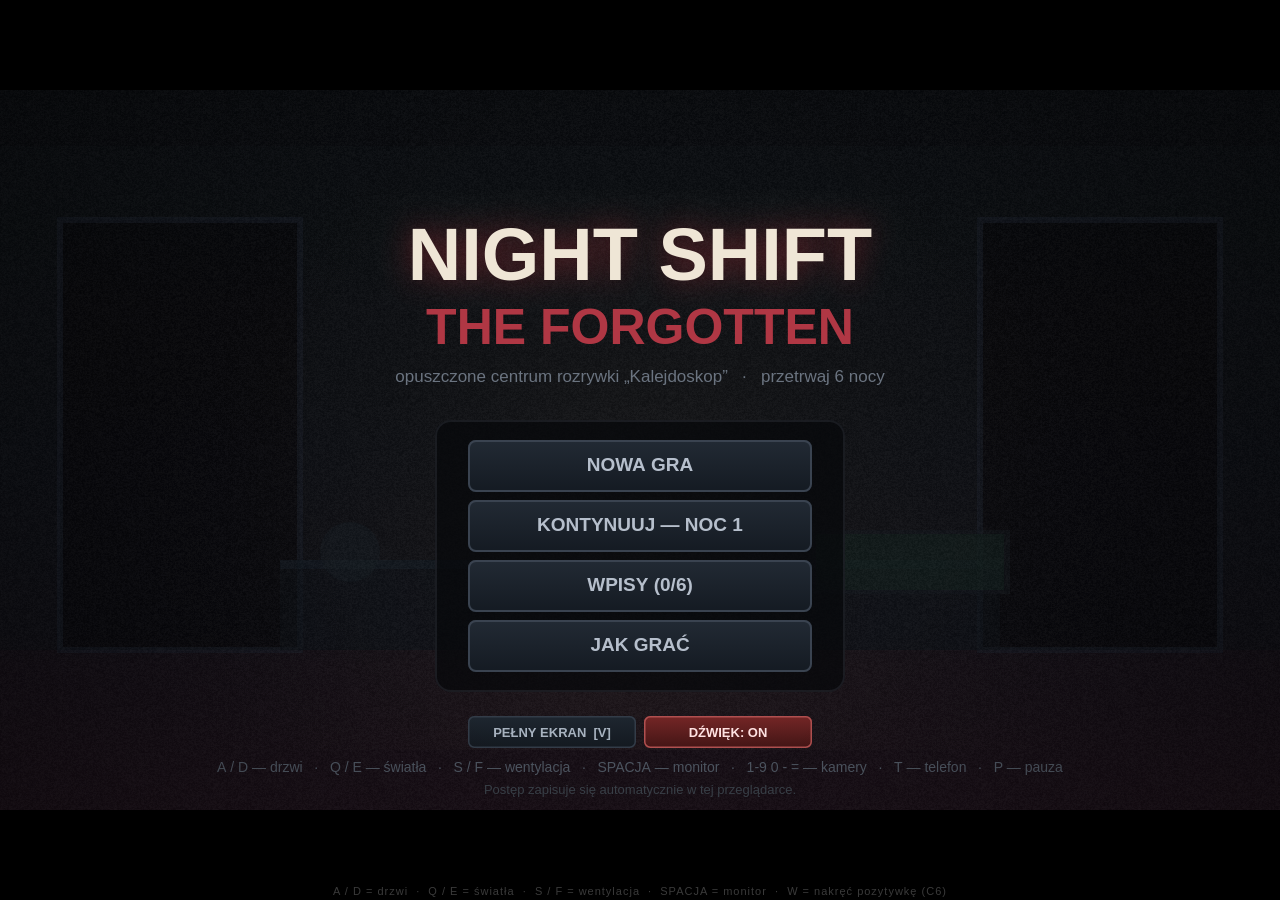
<file: night-shift-the-forgotten.html>
<!DOCTYPE html>
<html lang="pl">
<head>
<meta charset="utf-8" />
<meta name="viewport" content="width=device-width, initial-scale=1" />
<title>NIGHT SHIFT: THE FORGOTTEN</title>
<style>
  html,body{margin:0;padding:0;height:100%;background:#000;overflow:hidden;
    font-family:"Segoe UI",Roboto,Arial,sans-serif;color:#cfcfcf;user-select:none}
  #wrap{position:fixed;inset:0;display:flex;align-items:center;justify-content:center}
  #game{display:block;background:#000;cursor:crosshair}
  #tip{position:fixed;bottom:3px;left:0;right:0;text-align:center;font-size:11px;
       color:#3a3a3a;letter-spacing:1px;pointer-events:none}
</style>
</head>
<body>
<div id="wrap"><canvas id="game"></canvas></div>
<div id="tip">A / D = drzwi &nbsp;·&nbsp; Q / E = światła &nbsp;·&nbsp; S / F = wentylacja &nbsp;·&nbsp; SPACJA = monitor &nbsp;·&nbsp; W = nakręć pozytywkę (C6)</div>
<script>
(function(){
'use strict';

/* =========================================================================
   NIGHT SHIFT: THE FORGOTTEN
   Horror/survival: przetrwaj noc w opuszczonym centrum rozrywki.
   ========================================================================= */

const W = 1280, H = 720;
const cvs = document.getElementById('game');
const ctx = cvs.getContext('2d');
cvs.width = W; cvs.height = H;

function fit(){
  const s = Math.min(window.innerWidth / W, (window.innerHeight - 20) / H);
  cvs.style.width  = Math.floor(W * s) + 'px';
  cvs.style.height = Math.floor(H * s) + 'px';
}
window.addEventListener('resize', fit); fit();

/* ------------------------------ utils ---------------------------------- */
const clamp = (v,a,b) => v < a ? a : (v > b ? b : v);
const lerp  = (a,b,t) => a + (b-a)*t;

function mulberry32(a){
  return function(){
    a |= 0; a = a + 0x6D2B79F5 | 0;
    let t = Math.imul(a ^ a >>> 15, 1 | a);
    t = t + Math.imul(t ^ t >>> 7, 61 | t) ^ t;
    return ((t ^ t >>> 14) >>> 0) / 4294967296;
  };
}
function hashStr(s){
  let h = 2166136261;
  for (let i = 0; i < s.length; i++){ h ^= s.charCodeAt(i); h = Math.imul(h, 16777619); }
  return h >>> 0;
}

/* ------------------------------ dźwięk --------------------------------- */
const SND = {
  ctx:null, master:null, noiseBuf:null, fanGain:null, humGain:null, lineGain:null,
  ok:false, muted:false,
  init(){
    if (this.ctx) { if (this.ctx.state === 'suspended') this.ctx.resume(); return; }
    try {
      const AC = window.AudioContext || window.webkitAudioContext;
      this.ctx = new AC();
      this.master = this.ctx.createGain();
      this.master.gain.value = this.muted ? 0 : 0.5;
      this.master.connect(this.ctx.destination);

      const len = Math.floor(this.ctx.sampleRate * 2);
      const buf = this.ctx.createBuffer(1, len, this.ctx.sampleRate);
      const d = buf.getChannelData(0);
      for (let i = 0; i < len; i++) d[i] = Math.random() * 2 - 1;
      this.noiseBuf = buf;

      // szum wentylatora (biuro)
      const src = this.ctx.createBufferSource(); src.buffer = buf; src.loop = true;
      const lp = this.ctx.createBiquadFilter(); lp.type = 'lowpass'; lp.frequency.value = 360;
      const g = this.ctx.createGain(); g.gain.value = 0.05;
      src.connect(lp); lp.connect(g); g.connect(this.master); src.start();
      this.fanGain = g;

      // basowy pomruk
      const o1 = this.ctx.createOscillator(); o1.type = 'sine'; o1.frequency.value = 47;
      const o2 = this.ctx.createOscillator(); o2.type = 'sine'; o2.frequency.value = 52.3;
      const dg = this.ctx.createGain(); dg.gain.value = 0.045;
      o1.connect(dg); o2.connect(dg); dg.connect(this.master); o1.start(); o2.start();

      // buczenie lamp (wyciszone)
      const hum = this.ctx.createOscillator(); hum.type = 'sawtooth'; hum.frequency.value = 118;
      const hg = this.ctx.createGain(); hg.gain.value = 0.0;
      hum.connect(hg); hg.connect(this.master); hum.start();
      this.humGain = hg;

      // szum linii telefonicznej
      const line = this.ctx.createBufferSource(); line.buffer = buf; line.loop = true;
      const lf = this.ctx.createBiquadFilter(); lf.type = 'bandpass'; lf.frequency.value = 1700; lf.Q.value = 0.7;
      const lg = this.ctx.createGain(); lg.gain.value = 0.0;
      line.connect(lf); lf.connect(lg); lg.connect(this.master); line.start();
      this.lineGain = lg;

      this.ok = true;
    } catch(e){ this.ok = false; }
  },
  noise(dur, vol, freq, type){
    if (!this.ok) return;
    const t = this.ctx.currentTime;
    const s = this.ctx.createBufferSource(); s.buffer = this.noiseBuf;
    const f = this.ctx.createBiquadFilter(); f.type = type || 'lowpass'; f.frequency.value = freq || 800;
    const g = this.ctx.createGain();
    g.gain.setValueAtTime(0.0001, t);
    g.gain.linearRampToValueAtTime(vol, t + 0.006);
    g.gain.exponentialRampToValueAtTime(0.0001, t + dur);
    s.connect(f); f.connect(g); g.connect(this.master);
    s.start(t); s.stop(t + dur + 0.05);
  },
  tone(f1, f2, dur, vol, type, delay){
    if (!this.ok) return;
    const t = this.ctx.currentTime + (delay || 0);
    const o = this.ctx.createOscillator(); o.type = type || 'sine';
    const g = this.ctx.createGain();
    o.frequency.setValueAtTime(f1, t);
    if (f2) o.frequency.exponentialRampToValueAtTime(Math.max(20, f2), t + dur);
    g.gain.setValueAtTime(0.0001, t);
    g.gain.linearRampToValueAtTime(vol, t + 0.012);
    g.gain.exponentialRampToValueAtTime(0.0001, t + dur);
    o.connect(g); g.connect(this.master);
    o.start(t); o.stop(t + dur + 0.05);
  },
  setHum(v){ if (this.humGain) this.humGain.gain.value = v; },
  setFan(v){ if (this.fanGain) this.fanGain.gain.value = v; },
  setLine(v){ if (this.lineGain) this.lineGain.gain.value = v; },
  setMute(v){
    this.muted = !!v;
    if (this.master) this.master.gain.value = this.muted ? 0 : 0.5;
  },
  ring(){
    for (let i = 0; i < 2; i++){
      this.tone(720, 720, 0.26, 0.10, 'triangle', i * 0.34);
      this.tone(980, 980, 0.26, 0.05, 'triangle', i * 0.34);
    }
  },
  pickup(){ this.tone(320, 540, 0.12, 0.11, 'square'); this.noise(0.22, 0.09, 2400, 'bandpass'); },
  hangup(){ this.tone(430, 190, 0.18, 0.11, 'square'); this.noise(0.3, 0.07, 1200); },
  syllable(base){
    const f = (base || 118) * (0.82 + Math.random() * 0.45);
    this.tone(f, f * 1.18, 0.06 + Math.random() * 0.06, 0.05, 'sawtooth');
    this.noise(0.05, 0.025, 900 + Math.random() * 800, 'bandpass');
  },
  blip(){ this.tone(880, 620, 0.06, 0.09, 'square'); },
  step(){ this.noise(0.14, 0.16, 620, 'lowpass'); },
  knock(){ this.noise(0.22, 0.30, 240, 'lowpass'); this.tone(90, 50, 0.3, 0.16, 'sine'); },
  shut(){ this.noise(0.3, 0.34, 300, 'lowpass'); this.tone(120, 45, 0.4, 0.2, 'square'); },
  open(){ this.noise(0.25, 0.22, 420, 'lowpass'); this.tone(70, 140, 0.35, 0.12, 'sawtooth'); },
  shriek(){ this.tone(1400, 300, 0.5, 0.12, 'sawtooth'); this.noise(0.5, 0.14, 2600, 'bandpass'); },
  scream(){
    this.noise(1.0, 0.5, 1500, 'bandpass');
    this.tone(760, 55, 1.1, 0.34, 'sawtooth');
    this.tone(190, 40, 1.3, 0.3, 'square');
  },
  bang(){ this.noise(0.35, 0.36, 180, 'lowpass'); this.tone(70, 40, 0.5, 0.22, 'square'); },
  run(){
    for (let i = 0; i < 8; i++) this.tone(96 - i * 5, 66, 0.05, 0.13, 'square', i * 0.08);
    this.noise(0.65, 0.09, 500, 'lowpass');
  },
  toy(){ this.tone(880, 1240, 0.16, 0.07, 'triangle'); this.tone(1320, 900, 0.14, 0.05, 'triangle', 0.12); },
  gen(){ if (Math.random() < 0.15) this.tone(300 + Math.random()*160, 260, 0.08, 0.05, 'triangle'); },
  warn(){ this.tone(300, 180, 0.5, 0.16, 'sawtooth'); },
  dead(){ this.tone(220, 30, 1.4, 0.3, 'sawtooth'); this.noise(1.4, 0.3, 500); },
  chime(){
    const n = [523, 659, 784, 1046];
    for (let i = 0; i < n.length; i++) this.tone(n[i], n[i], 0.5, 0.12, 'triangle', i * 0.18);
  }
};

/* ------------------------- tekstury szumu ------------------------------ */
const noiseCv = document.createElement('canvas');
noiseCv.width = noiseCv.height = 256;
(function(){
  const c = noiseCv.getContext('2d');
  const img = c.createImageData(256, 256);
  for (let i = 0; i < 256 * 256; i++){
    const v = Math.random() * 255 | 0;
    img.data[i*4] = v; img.data[i*4+1] = v; img.data[i*4+2] = v; img.data[i*4+3] = 255;
  }
  c.putImageData(img, 0, 0);
})();
const noisePat = ctx.createPattern(noiseCv, 'repeat');

/* ------------------------------ dane ----------------------------------- */
const CAM_ORDER = ['C1','C2','C3','C4','C5','C6','C7','C8','C9','C10','C11','C12'];
const CAM_ROOM = {
  C1:'lobby', C2:'west', C3:'east', C4:'arcade', C5:'kitchen', C6:'basement',
  C7:'cinema', C8:'vents', C9:'storage', C10:'birthday', C11:'bowling', C12:'workshop'
};
const ROOM_CAM = {};
for (const c of CAM_ORDER) ROOM_CAM[CAM_ROOM[c]] = c;

const ROOM_NAME = {
  lobby:'Wejście główne', west:'Korytarz zachodni', east:'Korytarz wschodni',
  arcade:'Sala gier', kitchen:'Kuchnia i bar', basement:'Piwnica / generator',
  cinema:'Sala kinowa', vents:'Szyb wentylacyjny', storage:'Magazyn',
  birthday:'Sala urodzinowa', bowling:'Kręgielnia', workshop:'Warsztat',
  doorL:'Drzwi zachodnie', doorR:'Drzwi wschodnie', doorV:'Kratka wentylacyjna'
};

const EVIS = {
  A:{ name:'Kurator',              col:'#242019', eye:'#ffd27a', kind:'man' },
  B:{ name:'Ten, Który Czeka',     col:'#14141d', eye:'#a8cdff', kind:'man' },
  C:{ name:'Świetlik',             col:'#231a12', eye:'#ffe9a8', kind:'bug' },
  D:{ name:'Marionetka',           col:'#180f20', eye:'#ff7ab8', kind:'doll' },
  E:{ name:'Bonifacy',             col:'#241a22', eye:'#ff6f9c', kind:'rabbit' },
  F:{ name:'Gospodarz',            col:'#221c12', eye:'#ffb347', kind:'bear' },
  H:{ name:'Lisek',                col:'#26150f', eye:'#ffd27a', kind:'fox' }
};
const EPATH = {
  A:['workshop','storage','west','doorL'],
  B:['cinema','birthday','arcade','east','doorR'],
  C:['kitchen','basement','vents','doorV'],
  E:['birthday','arcade','east','doorR'],
  F:['lobby','west','doorL'],
  H:['bowling','west','doorL']
};
const DOOR_OF = { doorL:'L', doorR:'R', doorV:'V' };

const NIGHTS = [
  { hourLen:42, drain:1.00,
    intro:'Noc 1. Pierwsza zmiana. Wentylator szumi, w kanciapie jest tylko monitor i zimna kawa. Na razie jest spokojnie.',
    enemies:{ A:{ iv:6.0, ch:0.22, atk:3.2 } } },
  { hourLen:42, drain:1.00,
    intro:'Noc 2. Sala gier sama się włączyła o 1:40. Kamera C4 miga. Ktoś chodzi po korytarzach i nie zostawia śladów.',
    enemies:{ A:{ iv:5.4, ch:0.28, atk:3.0 }, B:{ iv:6.5, ch:0.30, atk:2.6 } } },
  { hourLen:43, drain:1.08,
    intro:'Noc 3. Z szybu wentylacyjnego leci kurz i słychać trzepot. Nie zapalaj tam lampy.',
    enemies:{ A:{ iv:4.8, ch:0.32, atk:2.9 }, B:{ iv:6.0, ch:0.36, atk:2.5 }, C:{ iv:5.2, ch:0.45, atk:2.3 } } },
  { hourLen:44, drain:1.10,
    intro:'Noc 4. W piwnicy stoi skrzynia z pozytywką. Ktoś ją nakręcał każdej nocy. Teraz nikt tego nie robi.',
    enemies:{ A:{ iv:4.2, ch:0.38, atk:2.7 }, B:{ iv:5.5, ch:0.42, atk:2.4 }, C:{ iv:4.6, ch:0.55, atk:2.2 }, D:{ decay:1.7, cd:18 } } },
  { hourLen:46, drain:1.13,
    intro:'Noc 5. Nie ma już żadnych wpisów w księdze zmian poza jednym: „kurtyna w górę”. Na scenie ktoś ustawił maskotki.',
    enemies:{ A:{ iv:3.6, ch:0.44, atk:2.6 }, B:{ iv:5.0, ch:0.46, atk:2.3 }, C:{ iv:4.0, ch:0.56, atk:2.1 },
              D:{ decay:2.2, cd:15 }, E:{ iv:5.2, ch:0.40, atk:2.8 }, H:{ chg:5.0, atk:1.15 } } },
  { hourLen:48, drain:1.06,
    intro:'NOC 6 — KOSZMAR. Budynek nie udaje już, że jest pusty. Maskotki zeszły ze sceny, a Gospodarz wyszedł na środek.',
    enemies:{ A:{ iv:3.0, ch:0.46, atk:2.4 }, B:{ iv:4.4, ch:0.50, atk:2.2 }, C:{ iv:3.5, ch:0.60, atk:2.0 },
              D:{ decay:2.8, cd:12 }, E:{ iv:4.4, ch:0.46, atk:2.6 }, F:{ iv:6.0, ch:0.50, atk:3.0 },
              H:{ chg:6.2, atk:1.05 } } }
];

const NOTES = [
  { t:'Wpis 1 — Kurator',
    b:'Pierwsza noc i już wiem, że budynek nie jest pusty. W księdze zmian ktoś opisał „kuratora”: człowieka z kluczami, który gasił światła po ostatnim seansie. Podobno nie zdążył wyjść, kiedy opuszczano kurtynę. Światło go drażni — kurtyna była jego sceną, nie moją. Drzwi są jednak pewniejsze niż lampa.' },
  { t:'Wpis 2 — Ten, Który Czeka',
    b:'Nie porusza się, kiedy patrzę bez ruchu. Przesuwa się wtedy, gdy mrugam: gdy przełączam kamerę albo ją opuszczam. Im częściej sprawdzam wszystkie kąty, tym bliżej jest. Mam zamykać drzwi i uczyć się patrzeć raz, a dobrze.' },
  { t:'Wpis 3 — Świetlik',
    b:'Wentylacji nikt nie czyścił od zamknięcia. Coś tam mieszka i leci do światła, jak ćma. Zapalę lampę w szybie, to przyspieszy. Mam zamknąć kratkę i nie ruszać przełącznika.' },
  { t:'Wpis 4 — Pozytywka',
    b:'W piwnicy stoi skrzynia z pozytywką. Ktoś nakręcał ją każdej nocy, żeby dzieci mogły zasnąć. Jeśli melodia umilknie, ona wstaje — i wtedy nic jej nie zatrzyma.' },
  { t:'Wpis 5 — Maskotki',
    b:'Księga zmian milczy o maskotkach, ale na scenie ktoś poustawiał je w rządku: miś, króliczek i lisek z kręgielni. Króliczek — Bonifacy — boi się reflektora: stoi w świetle nieruchomo, dopóki ktoś je trzyma zapalone. Lisek nie znosi, gdy nikt na niego nie patrzy. Kiedy przestaję zaglądać do kręgielni, słyszę, jak biegnie korytarzem.' },
  { t:'Wpis 6 — Ostatnia zmiana',
    b:'Gospodarz — ten z plakatu przy wejściu, miś, który witał gości — rusza się tylko wtedy, gdy patrzę w monitory. Jakby czekał, aż odwrócę wzrok od kanciapy. Ostatni zapis w księdze zmian: „05:57 — kurtyna w górę”. Nad drzwiami ktoś wydrapał: NIGHT SHIFT: THE FORGOTTEN. Poniżej, innym charakterem pisma: „pamiętaj patrzeć w obie strony”.' }
];

const PHONE = {
  1:[ 'Halo? Halo, słyszysz mnie? Dobra, jesteś nowy, więc posłuchaj...',
      'Ja tu pracowałem trzy tygodnie. Nie pytaj, dlaczego skończyłem.',
      'Siedź w kanciapie do szóstej i nie próbuj nic naprawiać. Nic, rozumiesz?',
      'Po lewej chodzi Kurator. Świeć mu w twarz, a się cofnie — ale pewniejsze są drzwi.',
      'Energii nie marnuj na gapienie się we wszystkie kąty. Drzwi zamykaj tylko wtedy, gdy musisz.',
      'Powodzenia. Ja swojej ostatniej nocy nie dokończyłem.' ],
  2:[ 'To znowu ja. Nie, nie pytaj, skąd dzwonię.',
      'Jest jeszcze jeden. Nazywam go Ten, Który Czeka.',
      'Zauważyłem, że rusza się dokładnie wtedy, gdy przełączam kamery. Jakby czekał na ten moment.',
      'Nie biegaj po monitorze. Popatrz raz, a dobrze, i wróć do drzwi.' ],
  3:[ 'W wentylacji coś mieszka. Świetlik.',
      'Leci do światła, jak ćma. Gdy zapaliłem tam lampę, usłyszałem go po dwóch sekundach.',
      'Nigdy nie zapalaj lampy w szybie. Zamknij kratkę i przeczekaj.' ],
  4:[ 'W piwnicy stoi skrzynia z pozytywką. Widziałeś ją na kamerze C6?',
      'Ktoś ją nakręcał każdej nocy, żeby dzieci mogły zasnąć. Teraz nikt tego nie robi.',
      'Jeśli melodia umilknie, ona wstaje. Trzymaj się kamery, nakręć skrzynię i nie czekaj.',
      'Nie mów nikomu, że ci o tym powiedziałem.' ],
  5:[ 'Słyszę go przez ścianę.',
      'Kurtyna znowu idzie w górę, mimo że sala jest pusta.',
      'Na scenie stoją maskotki z przedstawień. Króliczek boi się reflektora — zapal światło w drzwiach i stój nieruchomo.',
      'A lisek z kręgielni rusza wtedy, gdy przestajesz na niego patrzeć. Zaglądaj na C11.',
      'Nikogo tu już nie ma. Nie ma dzieci, nie ma urodzin, nie ma mnie.',
      'Została jedna noc. Wytrzymaj.' ],
  6:[ '...',
      'Nie dzwoń tu więcej.',
      'Gospodarz wyszedł na scenę. On nie ogląda się na światło — zamykają go tylko drzwi.',
      'Idzie wtedy, gdy patrzysz w monitory. Nie gap się w nie bez potrzeby.',
      'Ona już nie śpi.' ]
};
const CALLER = 'MAREK, poprzednia zmiana';

const DEATH_TEXT = {
  A:'Kurator zgasił światło i zabrał klucze.',
  B:'Stałeś nieruchomo. On i tak czekał.',
  C:'Świetlik wszedł szybem. Zapomniałeś o wentylacji.',
  D:'Pozytywka umilkła. Marionetka wstała.',
  E:'Bonifacy nie lubi, gdy gasi się reflektory. Złapał cię w ciemności.',
  F:'Gospodarz wyszedł na środek sceny. Nie zdążyłeś zamknąć drzwi.',
  H:'Lisek przebiegł korytarz, a drzwi były otwarte.',
  G:'Skończyła się energia. W ciemności coś się poruszyło.'
};

/* ------------------------------ stan ----------------------------------- */
const G = {
  state:'menu',           // menu | intro | play | pause | jumpscare | gameover | win | lore | how
  time:0, night:1, hourLen:42, nightTime:0, hour:0,
  power:100, blackout:false, blackoutT:0,
  doors:{L:false,R:false,V:false}, lights:{L:false,R:false,V:false},
  camUp:false, cam:'C1',
  windEnabled:false, wind:100, winding:false, dState:'calm', dTimer:0,
  phone:{ state:'off', t:0, ring:0, line:0, char:0, syl:0, ringAt:0, pitch:120, next:0 },
  enemies:[], jumpEnemy:'A', jsT:0, glitch:0, flicker:0, shake:0, flash:0,
  msg:'', msgT:0, ambT:25, bang:false, tip:0, menuT:0, fade:0
};

let save = { night:1, notes:[false,false,false,false,false,false] };
try {
  const raw = localStorage.getItem('nstf_save');
  if (raw){ const o = JSON.parse(raw); if (o && typeof o.night === 'number') save = o; if (!save.notes) save.notes = [false,false,false,false,false,false]; }
} catch(e){}
function persist(){
  try { localStorage.setItem('nstf_save', JSON.stringify(save)); } catch(e){}
}

/* ------------------------------ input ---------------------------------- */
const mouse = { x:0, y:0, down:false };
const keys = {};
let frameButtons = [];
let pendingClick = null;
let windRect = null;

function toLogical(e){
  const r = cvs.getBoundingClientRect();
  return { x:(e.clientX - r.left) * (W / r.width), y:(e.clientY - r.top) * (H / r.height) };
}
cvs.addEventListener('mousemove', e => { const p = toLogical(e); mouse.x = p.x; mouse.y = p.y; });
cvs.addEventListener('mousedown', e => {
  e.preventDefault(); SND.init();
  const p = toLogical(e); mouse.x = p.x; mouse.y = p.y; mouse.down = true; pendingClick = p;
});
window.addEventListener('mouseup', () => { mouse.down = false; });
cvs.addEventListener('contextmenu', e => e.preventDefault());
cvs.addEventListener('touchstart', e => {
  e.preventDefault(); SND.init();
  const t = e.changedTouches[0], r = cvs.getBoundingClientRect();
  const p = { x:(t.clientX - r.left) * (W / r.width), y:(t.clientY - r.top) * (H / r.height) };
  mouse.x = p.x; mouse.y = p.y; mouse.down = true; pendingClick = p;
}, { passive:false });
cvs.addEventListener('touchend', e => { e.preventDefault(); mouse.down = false; }, { passive:false });

window.addEventListener('keydown', e => {
  SND.init();
  const k = e.key ? e.key.toLowerCase() : '';
  keys[k] = true;
  if (e.code === 'Space' || e.code === 'ArrowUp' || e.code === 'ArrowDown' ||
      e.code === 'ArrowLeft' || e.code === 'ArrowRight') e.preventDefault();
  if (e.repeat) return;
  handleKey(e, k);
});
window.addEventListener('keyup', e => { keys[e.key ? e.key.toLowerCase() : ''] = false; });

function handleKey(e, k){
  if (k === 'v'){ toggleFull(); return; }
  const st = G.state;
  if (st === 'menu'){
    if (e.code === 'Enter' || e.code === 'Space'){ if (save.night > 1) startNight(save.night); else startNight(1); }
    if (k === 'n') startNight(1);
    if (k === 'i') G.state = 'how';
    if (k === 'w') G.state = 'lore';
    return;
  }
  if (st === 'intro'){ if (e.code === 'Space' || e.code === 'Enter') beginPlay(); return; }
  if (st === 'lore' || st === 'how'){ if (e.code === 'Escape' || e.code === 'Space' || e.code === 'Enter') G.state = 'menu'; return; }
  if (st === 'jumpscare') return;
  if (st === 'gameover'){
    if (k === 'r' || e.code === 'Enter') startNight(G.night);
    if (e.code === 'Escape') G.state = 'menu';
    return;
  }
  if (st === 'win'){
    if (e.code === 'Enter' || e.code === 'Space') nextNight();
    if (e.code === 'Escape') G.state = 'menu';
    return;
  }
  if (st === 'pause'){
    if (k === 'p' || e.code === 'Escape') G.state = 'play';
    if (k === 'm') G.state = 'menu';
    return;
  }
  if (st === 'play'){
    if (k === 'p' || e.code === 'Escape'){ G.state = 'pause'; return; }
    if (e.code === 'Space'){ toggleCams(); return; }
    if (k === 't'){ phoneAction(); return; }
    if (k === 'a') toggleDoor('L');
    else if (k === 'd') toggleDoor('R');
    else if (k === 's') toggleDoor('V');
    else if (k === 'q') toggleLight('L');
    else if (k === 'e') toggleLight('R');
    else if (k === 'f') toggleLight('V');
    else if (CAM_KEYS[k]) setCam(CAM_KEYS[k]);
  }
}
const CAM_KEYS = { '1':'C1','2':'C2','3':'C3','4':'C4','5':'C5','6':'C6',
                   '7':'C7','8':'C8','9':'C9','0':'C10','-':'C11','=':'C12' };

/* ------------------------------ UI ------------------------------------- */
function txt(s, x, y, size, color, align, weight, base){
  ctx.font = (weight || 'normal') + ' ' + size + 'px "Segoe UI",Roboto,Arial,sans-serif';
  ctx.fillStyle = color || '#c9c9c9';
  ctx.textAlign = align || 'left';
  ctx.textBaseline = base || 'alphabetic';
  ctx.fillText(s, x, y);
}
function rr(x, y, w, h, r){
  r = Math.min(r, w / 2, h / 2);
  ctx.beginPath();
  ctx.moveTo(x + r, y);
  ctx.arcTo(x + w, y, x + w, y + h, r);
  ctx.arcTo(x + w, y + h, x, y + h, r);
  ctx.arcTo(x, y + h, x, y, r);
  ctx.arcTo(x, y, x + w, y, r);
  ctx.closePath();
}
function btn(id, x, y, w, h, label, active, sub){
  const hover = mouse.x >= x && mouse.x <= x + w && mouse.y >= y && mouse.y <= y + h;
  const g = ctx.createLinearGradient(0, y, 0, y + h);
  if (active){
    g.addColorStop(0, hover ? '#96322f' : '#712424');
    g.addColorStop(1, hover ? '#5c1c1c' : '#421414');
  } else {
    g.addColorStop(0, hover ? '#313c4a' : '#222a34');
    g.addColorStop(1, hover ? '#232c37' : '#141a22');
  }
  ctx.fillStyle = g;
  rr(x, y, w, h, 8); ctx.fill();
  ctx.strokeStyle = active ? (hover ? '#e57a7a' : '#ad4a4a') : (hover ? '#5d6b7d' : '#3a4350');
  ctx.lineWidth = 2;
  rr(x + 1, y + 1, w - 2, h - 2, 7); ctx.stroke();
  if (active || hover){
    ctx.save();
    ctx.globalAlpha = active ? 0.10 : 0.06;
    ctx.fillStyle = active ? '#ff9c9c' : '#9cc2ff';
    rr(x, y, w, h, 8); ctx.fill();
    ctx.restore();
  }
  ctx.fillStyle = active ? '#ffe2e2' : (hover ? '#eaf0f7' : '#b6bfcc');
  ctx.font = 'bold 19px "Segoe UI",Roboto,Arial,sans-serif';
  ctx.textAlign = 'center'; ctx.textBaseline = 'middle';
  ctx.fillText(label, x + w / 2, y + h / 2 - (sub ? 8 : 0));
  if (sub){
    ctx.font = '13px "Segoe UI",Roboto,Arial,sans-serif';
    ctx.fillStyle = active ? 'rgba(255,200,200,0.75)' : 'rgba(160,172,190,0.7)';
    ctx.fillText(sub, x + w / 2, y + h / 2 + 12);
  }
  frameButtons.push({ id, x, y, w, h });
}
function hotspot(id, x, y, w, h){ frameButtons.push({ id, x, y, w, h }); }
function btnS(id, x, y, w, h, label, active){
  const hover = mouse.x >= x && mouse.x <= x + w && mouse.y >= y && mouse.y <= y + h;
  const g = ctx.createLinearGradient(0, y, 0, y + h);
  if (active){
    g.addColorStop(0, hover ? '#9a3532' : '#752626');
    g.addColorStop(1, hover ? '#5d1d1d' : '#431515');
  } else {
    g.addColorStop(0, hover ? '#313c4a' : '#1e2630');
    g.addColorStop(1, hover ? '#242d38' : '#131920');
  }
  ctx.fillStyle = g; rr(x, y, w, h, 6); ctx.fill();
  ctx.strokeStyle = active ? '#b05050' : (hover ? '#5d6b7d' : '#333c48');
  ctx.lineWidth = 1.5; rr(x + 0.75, y + 0.75, w - 1.5, h - 1.5, 5.5); ctx.stroke();
  txt(label, x + w / 2, y + h / 2 + 1, 13, active ? '#ffe2e2' : (hover ? '#eaf0f7' : '#a8b3c0'), 'center', 'bold', 'middle');
  frameButtons.push({ id, x, y, w, h });
}
function hitButton(p){
  for (let i = frameButtons.length - 1; i >= 0; i--){
    const b = frameButtons[i];
    if (p.x >= b.x && p.x <= b.x + b.w && p.y >= b.y && p.y <= b.y + b.h) return b.id;
  }
  return null;
}
function msg(s){
  G.msg = s; G.msgT = 3.4;
}

/* ------------------------------ akcje ---------------------------------- */
function toggleDoor(side){
  if (G.state !== 'play' || G.blackout) return;
  G.doors[side] = !G.doors[side];
  if (G.doors[side]) SND.shut(); else SND.open();
}
function toggleLight(side){
  if (G.state !== 'play' || G.blackout) return;
  G.lights[side] = !G.lights[side];
  SND.blip();
}
function toggleCams(){
  if (G.state !== 'play' || G.blackout) return;
  G.camUp = !G.camUp;
  SND.blip();
  gates(CAM_ROOM[G.cam]);
  if (!G.camUp) gates(null);
}
function setCam(c){
  if (G.state !== 'play' || G.blackout) return;
  if (G.camUp && G.cam !== c){
    G.cam = c; SND.blip(); gates(CAM_ROOM[c]);
  } else if (!G.camUp){
    G.camUp = true; G.cam = c; SND.blip(); gates(CAM_ROOM[c]);
  }
}

/* ---------------------- pełny ekran i telefon --------------------------- */
function toggleFull(){
  const el = document.documentElement;
  try {
    if (!document.fullscreenElement && !document.webkitFullscreenElement){
      if (el.requestFullscreen) el.requestFullscreen();
      else if (el.webkitRequestFullscreen) el.webkitRequestFullscreen();
    } else {
      if (document.exitFullscreen) document.exitFullscreen();
      else if (document.webkitExitFullscreen) document.webkitExitFullscreen();
    }
  } catch(e){}
}
document.addEventListener('fullscreenchange', () => { setTimeout(fit, 60); });
document.addEventListener('webkitfullscreenchange', () => { setTimeout(fit, 60); });

function phoneAction(){
  if (G.state !== 'play') return;
  const p = G.phone;
  if (p.state === 'ring'){
    p.state = 'talk'; p.line = 0; p.char = 0; p.syl = 0; p.next = 0.35;
    SND.pickup();
  } else if (p.state === 'talk'){
    const text = PHONE[G.night][p.line];
    if (p.char < text.length) { p.char = text.length; p.syl = Math.ceil(text.length / 6); }
    else phoneNext();
  }
}
function phoneNext(){
  const p = G.phone, lines = PHONE[G.night];
  p.line++; p.char = 0; p.syl = 0; p.next = 0.25;
  if (p.line >= lines.length){
    p.state = 'done';
    SND.hangup(); SND.setLine(0);
  } else SND.blip();
}
function updPhone(dt){
  const p = G.phone;
  if (p.state === 'off'){
    if (G.nightTime > p.ringAt){
      p.state = 'ring'; p.ring = 3; p.t = 0;
      SND.ring();
      msg('Telefon dzwoni — [T] lub klik na aparat.');
    }
    return;
  }
  if (p.state === 'ring'){
    p.t += dt;
    if (p.t > 1.9){
      p.t = 0; p.ring--;
      if (p.ring <= 0){ p.state = 'done'; msg('Nieodebrane połączenie.'); }
      else SND.ring();
    }
    return;
  }
  if (p.state === 'talk'){
    SND.setLine(0.013);
    if (p.next > 0){ p.next -= dt; return; }
    const text = PHONE[G.night][p.line];
    p.char += dt * 32;
    const syl = Math.floor(p.char / 6);
    while (p.syl < syl){ p.syl++; SND.syllable(p.pitch); }
    if (p.char >= text.length + 26) phoneNext();
  }
}

// Bramka zdarzeń "mrugnięcia" - Ten, Który Czeka korzysta z każdej zmiany obrazu.
function gates(room){
  const B = G.enemies.find(e => e.id === 'B');
  if (!B || !B.active || B.atDoor) return;
  if (G.state !== 'play') return;
  if (G.time - (B.blinkCd || 0) < 1.2) return;
  B.blinkCd = G.time;
  const chance = room === B.room ? 0 : B.cfg.ch;
  if (Math.random() < chance) advanceEnemy(B);
}

function startNight(n){
  G.night = clamp(n, 1, NIGHTS.length);
  const conf = NIGHTS[G.night - 1];
  G.state = 'intro';
  G.hourLen = conf.hourLen;
  G.nightTime = 0; G.hour = 0;
  G.power = 100; G.blackout = false; G.blackoutT = 0;
  G.doors = { L:false, R:false, V:false };
  G.lights = { L:false, R:false, V:false };
  G.camUp = false; G.cam = 'C1';
  G.windEnabled = !!conf.enemies.D;
  G.wind = 100; G.dState = 'calm'; G.dTimer = 0;
  G.glitch = 0; G.flicker = 0; G.shake = 0; G.flash = 0;
  G.msg = ''; G.msgT = 0; G.ambT = 22 + Math.random() * 15;
  G.phone = { state:'off', t:0, ring:0, line:0, char:0, syl:0,
              ringAt:7 + Math.random() * 8, pitch:112 + Math.random() * 26, next:0 };
  G.enemies = [];
  for (const id of ['A','B','C','E','F','H']){
    const c = conf.enemies[id];
    if (!c) continue;
    G.enemies.push({
      id, name:EVIS[id].name, path:EPATH[id], idx:0,
      timer:(c.iv || 5) * (0.6 + Math.random() * 0.7),
      atDoor:false, doorTimer:0, litT:0, retreats:0, active:true, cfg:c,
      blinkCd:0, downT:0, charge:0, warned:false
    });
  }
  SND.setHum(0);
}
function beginPlay(){
  G.state = 'play';
  G.tip = 0;
  SND.init();
}
function nextNight(){
  if (G.night < NIGHTS.length) startNight(G.night + 1);
  else G.state = 'menu';
}
function retry(){ startNight(G.night); }

function powerOut(){
  G.blackout = true;
  G.blackoutT = 6 + Math.random() * 13;
  G.doors = { L:false, R:false, V:false };
  G.lights = { L:false, R:false, V:false };
  G.camUp = false;
  SND.dead(); SND.setHum(0);
  msg('ENERGIA: 0%. Wszystko gaśnie.');
}
function attack(id){
  if (G.state !== 'play') return;
  G.state = 'jumpscare';
  G.jumpEnemy = id;
  G.jsT = 0;
  SND.scream();
}
function endJumpscare(){
  G.state = 'gameover';
}
function win(){
  G.state = 'win';
  SND.chime();
  const idx = clamp(G.night - 1, 0, NOTES.length - 1);
  save.notes[idx] = true;
  if (save.night <= G.night && G.night < NIGHTS.length) save.night = G.night + 1;
  if (G.night >= NIGHTS.length) save.night = NIGHTS.length;
  persist();
}

/* --------------------- ruch przeciwników -------------------------------- */
function advanceEnemy(e){
  if (e.idx < e.path.length - 1){
    e.idx++;
    if (e.idx === e.path.length - 1){
      e.atDoor = true; e.doorTimer = 0; e.litT = 0;
      SND.knock();
    } else {
      SND.step();
    }
  }
}
function retreat(e, back){
  e.idx = Math.max(0, e.idx - (back || 2));
  e.atDoor = false; e.doorTimer = 0;
  e.retreats++;
  e.timer = (e.cfg.iv || 5) * 1.25;
  SND.shriek();
}
function enemyRoom(e){ return e.path[e.idx]; }
function atDoor(side){
  for (const e of G.enemies){
    if (e.active && e.atDoor && DOOR_OF[enemyRoom(e)] === side) return e;
  }
  return null;
}

function drainRate(){
  const conf = NIGHTS[G.night - 1];
  let r = 0.085;
  if (G.doors.L) r += 0.21;
  if (G.doors.R) r += 0.21;
  if (G.doors.V) r += 0.15;
  if (G.lights.L) r += 0.15;
  if (G.lights.R) r += 0.15;
  if (G.lights.V) r += 0.13;
  if (G.camUp) r += 0.11;
  if (G.bang) r += 0.25;
  return r * conf.drain;
}
function usageBlocks(){
  let n = 1;
  if (G.doors.L) n++; if (G.doors.R) n++; if (G.doors.V) n++;
  if (G.lights.L) n++; if (G.lights.R) n++; if (G.lights.V) n++;
  if (G.camUp) n++;
  return n;
}

/* ------------------------------ update --------------------------------- */
function update(dt){
  G.time += dt;
  if (G.state !== 'play') SND.setLine(0);
  if (G.state === 'play') updatePlay(dt);
  else if (G.state === 'jumpscare'){
    G.jsT += dt;
    if (G.jsT > 2.1) endJumpscare();
  }
  if (G.msgT > 0) G.msgT -= dt;
  if (G.flash > 0) G.flash -= dt * 3;
  if (G.shake > 0) G.shake -= dt * 4;
  if (G.fade > 0) G.fade = Math.max(0, G.fade - dt * 1.7);
  if (pendingClick){
    const p = pendingClick; pendingClick = null;
    const id = hitButton(p);
    if (id) doAction(id);
  }
}

function updatePlay(dt){
  const conf = NIGHTS[G.night - 1];

  // czas
  G.nightTime += dt;
  const h = Math.floor(G.nightTime / G.hourLen);
  G.hour = Math.min(h, 6);
  if (G.hour >= 6){ win(); return; }

  // energia
  if (!G.blackout){
    G.power -= drainRate() * dt;
    if (G.power <= 0){ G.power = 0; powerOut(); }
    else if (G.power < 20 && Math.random() < 0.02) SND.warn();
  } else {
    G.blackoutT -= dt;
    if (G.blackoutT <= 0){ attack('G'); return; }
  }

  // pozytywka / Marionetka
  if (G.windEnabled){
    const cfg = conf.enemies.D;
    const onC6 = G.camUp && G.cam === 'C6';
    G.winding = onC6 && windHeld();
    if (G.winding){ G.wind = Math.min(100, G.wind + 34 * dt); SND.gen(); }
    else G.wind = Math.max(0, G.wind - cfg.decay * dt);
    if (G.dState === 'calm'){
      if (G.wind <= 0.5){ G.dState = 'emerging'; G.dTimer = cfg.cd; msg('Pozytywka umilkła... coś wstało w piwnicy.'); SND.warn(); }
    } else {
      G.dTimer -= dt;
      if (G.winding && G.wind > 12){ G.dState = 'calm'; G.wind = Math.max(G.wind, 22); msg('Marionetka wróciła do skrzyni.'); SND.blip(); }
      else if (G.dTimer <= 0){ attack('D'); return; }
    }
  }

  // telefon
  updPhone(dt);

  // przeciwnicy
  if (!G.blackout){
    for (const e of G.enemies) updEnemy(e, dt);
  }

  // dodatkowe warunki drzwi
  G.bang = false;
  const b = G.enemies.find(e => e.id === 'B');
  if (b && b.active && b.atDoor && G.doors.R){
    G.bang = true;
    if (Math.random() < 0.02) SND.bang();
  }

  // dźwięk bliskości
  const anyDoor = G.enemies.some(e => e.active && e.atDoor);
  SND.setFan(anyDoor ? 0.14 : 0.05);
  const anyLight = G.lights.L || G.lights.R || G.lights.V;
  SND.setHum(anyLight ? 0.035 : 0);

  // efekty
  if (G.glitch > 0) G.glitch -= dt;
  if (G.flicker > 0) G.flicker -= dt;

  // zdarzenia atmosferyczne
  G.ambT -= dt;
  if (G.ambT <= 0){
    G.ambT = 22 + Math.random() * 28;
    const roll = Math.random();
    if (G.night >= 3 && roll < 0.3){ G.glitch = 1.2 + Math.random() * 1.2; msg('Zakłócenia obrazu...'); SND.noise(0.6, 0.14, 3000, 'highpass'); }
    else if (roll < 0.5){ SND.step(); }
    else if (roll < 0.65){ SND.shriek(); }
    else if (roll < 0.8){ G.flicker = 0.7; SND.noise(0.5, 0.12, 1400, 'bandpass'); }
    else { SND.noise(0.9, 0.1, 700); }
  }
}

function updEnemy(e, dt){
  const room = enemyRoom(e);

  if (e.atDoor){
    const side = DOOR_OF[room];
    const closed = G.doors[side];
    const lit = G.lights[side];
    e.doorTimer += dt;

    if (e.id === 'A'){
      // Kurator: światło go paraliżuje, po ~2 s gasi go i wycofuje się
      if (lit){ e.litT += dt; } else { e.litT = 0; }
      if (closed){
        if (e.doorTimer > 5) retreat(e);
      } else if (lit){
        if (e.litT > 2.0){ msg('Kurator cofnął się przed światłem.'); retreat(e); }
      } else if (e.doorTimer > e.cfg.atk){
        attack('A'); return;
      }
    } else if (e.id === 'B'){
      // Ten, Który Czeka: zamknięte drzwi blokują, ale on w nie wali
      if (closed){
        if (e.doorTimer > 6.5) retreat(e);
      } else if (e.doorTimer > e.cfg.atk){
        attack('B'); return;
      }
    } else if (e.id === 'C'){
      // Świetlik: leci do światła, zatrzymuje go tylko kratka
      if (closed){
        if (e.doorTimer > 4.5) retreat(e);
      } else {
        const atk = lit ? 0.9 : e.cfg.atk;
        if (e.doorTimer > atk){ attack('C'); return; }
      }
    } else if (e.id === 'E'){
      // Bonifacy: światło go paraliżuje (i tylko paraliżuje), a drzwi odpędzają
      if (closed){
        if (e.doorTimer > 6) retreat(e);
      } else if (lit){
        e.litT += dt;
        e.doorTimer = 0.2;
        if (e.litT > 6) msg('Bonifacy stoi nieruchomo w świetle reflektora...');
      } else {
        e.litT = 0;
        if (e.doorTimer > e.cfg.atk){ attack('E'); return; }
      }
    } else if (e.id === 'F'){
      // Gospodarz: nie ogląda się na światło — zatrzymują go tylko drzwi
      if (closed){
        if (e.doorTimer > 8) retreat(e);
      } else if (e.doorTimer > e.cfg.atk){
        attack('F'); return;
      }
    } else if (e.id === 'H'){
      // Lisek: wpada pędem — masz ułamek sekundy na drzwi
      if (closed){
        if (e.doorTimer > 0.55){
          msg('Lisek uderzył w drzwi i wrócił do kręgielni.');
          SND.bang();
          retreat(e, 99);
        }
      } else if (e.doorTimer > e.cfg.atk){
        attack('H'); return;
      }
    }
    return;
  }

  // Lisek: ładuje się, gdy nikt na niego nie patrzy
  if (e.id === 'H'){
    const watchedH = G.camUp && ROOM_CAM[room] === G.cam;
    if (watchedH){
      if (e.charge > 6 && !e.warned) msg('Lisek cofnął się w cień kręgielni.');
      e.charge = 0; e.warned = false;
      return;
    }
    e.charge += dt * (e.cfg.chg || 5);
    if (e.charge >= 60 && !e.warned){
      e.warned = true;
      msg('W kręgielni coś się poruszyło. Sprawdź C11!');
      SND.warn();
    }
    if (e.charge >= 100){
      e.charge = 0; e.warned = false;
      if (e.idx >= e.path.length - 2){
        e.idx = e.path.length - 1;
        e.atDoor = true; e.doorTimer = 0; e.litT = 0;
        SND.run();
        msg('Lisek biegnie korytarzem — zamknij drzwi!');
        G.shake = 0.6;
      } else {
        advanceEnemy(e);
      }
    }
    return;
  }

  // Gospodarz: idzie tylko wtedy, gdy patrzysz na monitory
  if (e.id === 'F'){
    if (!G.camUp) return;
    e.timer -= dt;
    if (e.timer <= 0){
      e.timer = e.cfg.iv;
      if (Math.random() < e.cfg.ch) advanceEnemy(e);
    }
    return;
  }

  // ruch w korytarzach
  if (e.id === 'B'){
    // Ten, Który Czeka: stoi nieruchomo, gdy patrzysz na jego korytarz.
    // W każdej innej sytuacji pełznie do przodu, a każda zmiana obrazu go przyspiesza.
    const watchedB = G.camUp && ROOM_CAM[room] === G.cam;
    if (watchedB) return;
    e.timer -= dt * (G.camUp ? 1 : 0.5);
    if (e.timer <= 0){
      e.timer = e.cfg.iv;
      if (Math.random() < e.cfg.ch) advanceEnemy(e);
    }
    return;
  }

  const watched = G.camUp && ROOM_CAM[room] === G.cam;
  let speed = 1.0;
  if (e.id === 'C' && G.lights.V) speed = 2.0;       // Świetlik leci do światła
  if (e.id === 'E' && G.camUp) speed = 1.35;          // Bonifacy rusza się, gdy ktoś patrzy
  if (e.id === 'F' && G.camUp) speed = 0;
  e.timer -= dt * speed;
  if (e.timer <= 0){
    e.timer = e.cfg.iv;
    // Kurator zamiera, gdy patrzysz na jego pomieszczenie
    const block = (e.id === 'A' && watched);
    // zamknięta kratka spowalnia Świetlika
    if (e.id === 'C' && G.doors.V) e.timer += e.cfg.iv * 0.6;
    if (!block && Math.random() < e.cfg.ch) advanceEnemy(e);
  }
}

/* --------------------------- dispatch klików ---------------------------- */
function doAction(id){
  const st = G.state;
  if (st === 'menu'){
    if (id === 'newgame') startNight(1);
    else if (id === 'cont') startNight(save.night);
    else if (id === 'lore') G.state = 'lore';
    else if (id === 'how') G.state = 'how';
    else if (id === 'mute') SND.setMute(!SND.muted);
    else if (id === 'full') toggleFull();
    return;
  }
  if (st === 'intro'){ if (id === 'startintro') beginPlay(); return; }
  if (st === 'lore' || st === 'how'){ if (id === 'back') G.state = 'menu'; return; }
  if (st === 'pause'){
    if (id === 'resume') G.state = 'play';
    else if (id === 'tomenu') G.state = 'menu';
    return;
  }
  if (st === 'gameover'){
    if (id === 'retry') retry();
    else if (id === 'tomenu') G.state = 'menu';
    return;
  }
  if (st === 'win'){
    if (id === 'next') nextNight();
    else if (id === 'tomenu') G.state = 'menu';
    return;
  }
  if (st === 'play'){
    if (id === 'doorL') toggleDoor('L');
    else if (id === 'doorR') toggleDoor('R');
    else if (id === 'doorV') toggleDoor('V');
    else if (id === 'lightL') toggleLight('L');
    else if (id === 'lightR') toggleLight('R');
    else if (id === 'lightV') toggleLight('V');
    else if (id === 'monitor') toggleCams();
    else if (id === 'phone') phoneAction();
    else if (id === 'recall') phoneAction();
    else if (id === 'mute') SND.setMute(!SND.muted);
    else if (id === 'full') toggleFull();
    else if (id && id.slice(0, 3) === 'cam') setCam('C' + id.slice(3));
  }
}

/* ------------------------------ render --------------------------------- */
function render(){
  frameButtons = [];
  windRect = null;
  ctx.setTransform(1, 0, 0, 1, 0, 0);
  ctx.globalAlpha = 1;
  ctx.globalCompositeOperation = 'source-over';
  ctx.fillStyle = '#000';
  ctx.fillRect(0, 0, W, H);

  if (G.state === 'menu') renderMenu();
  else if (G.state === 'intro') renderIntro();
  else if (G.state === 'lore') renderLore();
  else if (G.state === 'how') renderHow();
  else if (G.state === 'jumpscare') renderJumpscare();
  else if (G.state === 'gameover') renderGameOver();
  else if (G.state === 'win') renderWin();
  else if (G.state === 'pause'){ renderPlay(); renderPause(); }
  else if (G.state === 'play') renderPlay();

  // winieta CRT na całej scenie
  const vg = ctx.createRadialGradient(W / 2, H / 2, 300, W / 2, H / 2, 820);
  vg.addColorStop(0, 'rgba(0,0,0,0)');
  vg.addColorStop(1, 'rgba(0,0,0,0.32)');
  ctx.fillStyle = vg; ctx.fillRect(0, 0, W, H);

  if (G.fade > 0.001){
    ctx.globalAlpha = Math.min(1, G.fade);
    ctx.fillStyle = '#000';
    ctx.fillRect(0, 0, W, H);
    ctx.globalAlpha = 1;
  }
}

/* ------------------------------ HUD ------------------------------------ */
const HOURS = ['12:00 AM','1:00 AM','2:00 AM','3:00 AM','4:00 AM','5:00 AM','6:00 AM'];

function renderHUD(){
  ctx.fillStyle = '#0a0c10';
  ctx.fillRect(0, 0, W, 56);
  ctx.strokeStyle = '#1e242e';
  ctx.lineWidth = 2;
  ctx.beginPath(); ctx.moveTo(0, 56.5); ctx.lineTo(W, 56.5); ctx.stroke();

  txt(HOURS[clamp(G.hour, 0, 6)], 24, 36, 26, '#e6e6e6', 'left', 'bold');
  txt('NOC ' + G.night + (G.night === NIGHTS.length ? ' — KOSZMAR' : ''), W / 2, 36, 20, '#8f9aa8', 'center', 'bold');

  const pw = 210, px = W - 24 - pw;
  const pct = clamp(G.power, 0, 100);
  const low = pct < 20;
  txt('ENERGIA', px - 14, 24, 13, '#7d8794', 'right', 'bold');
  txt(Math.round(pct) + '%', px - 14, 45, 22, low ? '#ff6a6a' : '#dfe6ee', 'right', 'bold');
  ctx.fillStyle = '#151a21'; ctx.fillRect(px, 18, pw, 20);
  ctx.fillStyle = low ? '#c23b3b' : (pct < 50 ? '#c2a03b' : '#3fa36b');
  ctx.fillRect(px, 18, pw * pct / 100, 20);
  ctx.strokeStyle = '#2b333e'; ctx.lineWidth = 2; ctx.strokeRect(px + 1, 19, pw - 2, 18);
  if (low && Math.floor(G.time * 3) % 2 === 0){
    ctx.fillStyle = 'rgba(255,60,60,0.16)'; ctx.fillRect(px, 18, pw, 20);
  }

  // użycie
  const u = usageBlocks();
  txt('UŻYCIE', 210, 34, 13, '#7d8794', 'left', 'bold');
  for (let i = 0; i < 5; i++){
    ctx.fillStyle = i < u ? (u >= 4 ? '#de5b5b' : '#e0b53f') : '#20262f';
    ctx.fillRect(272 + i * 22, 22, 16, 16);
  }
  if (G.windEnabled){
    txt('POZYTYWKA', 780, 34, 12, '#7d8794', 'left', 'bold');
    const w = clamp(G.wind, 0, 100);
    ctx.fillStyle = '#151a21'; ctx.fillRect(858, 22, 104, 16);
    ctx.fillStyle = w < 25 ? '#c23b3b' : '#7f6bb5';
    ctx.fillRect(858, 22, 104 * w / 100, 16);
    ctx.strokeStyle = '#2b333e'; ctx.strokeRect(859, 23, 102, 14);
    if (G.dState === 'emerging'){
      ctx.fillStyle = Math.floor(G.time * 5) % 2 ? '#ff4444' : '#5a1010';
      ctx.beginPath(); ctx.arc(770, 30, 5, 0, 7); ctx.fill();
    }
  } else {
    const h = G.enemies.find(x => x.id === 'H');
    if (h && !h.atDoor && h.charge > 4){
      txt('LISEK', 780, 34, 12, '#7d8794', 'left', 'bold');
      ctx.fillStyle = '#151a21'; ctx.fillRect(858, 22, 104, 16);
      ctx.fillStyle = h.charge > 60 ? '#d0663b' : '#4f7a66';
      ctx.fillRect(858, 22, 104 * clamp(h.charge, 0, 100) / 100, 16);
      ctx.strokeStyle = '#2b333e'; ctx.strokeRect(859, 23, 102, 14);
    }
  }
}

/* --------------------------- dolny panel -------------------------------- */
function renderControlBar(){
  ctx.fillStyle = '#0a0c10';
  ctx.fillRect(0, 560, W, 160);
  ctx.strokeStyle = '#1e242e'; ctx.lineWidth = 2;
  ctx.beginPath(); ctx.moveTo(0, 560.5); ctx.lineTo(W, 560.5); ctx.stroke();

  btn('doorL', 24, 572, 190, 48, 'DRZWI L', G.doors.L, 'A');
  btn('lightL', 24, 630, 190, 48, 'ŚWIATŁO L', G.lights.L, 'Q');
  btn('doorR', W - 214, 572, 190, 48, 'DRZWI P', G.doors.R, 'D');
  btn('lightR', W - 214, 630, 190, 48, 'ŚWIATŁO P', G.lights.R, 'E');
  btn('doorV', 240, 572, 240, 48, 'KRATKA WENT.', G.doors.V, 'S');
  btn('lightV', 240, 630, 240, 48, 'ŚWIATŁO WENT.', G.lights.V, 'F');
  btn('monitor', 510, 566, 260, 118, G.camUp ? 'ZAMKNIJ MONITOR' : 'MONITOR', G.camUp, 'SPACJA');

  const bx = 800, by = 572;
  txt('STATUS', bx, by + 14, 13, '#5e6874', 'left', 'bold');
  const lines = [];
  lines.push('Noc ' + G.night + ' · ' + HOURS[clamp(G.hour, 0, 6)]);
  lines.push('Do rana: ' + fmt(6 * G.hourLen - G.nightTime));
  if (G.blackout) lines.push('BRAK ZASILANIA');
  else lines.push('Pobór: ' + (drainRate()).toFixed(2) + ' / s');
  for (let i = 0; i < lines.length; i++){
    txt(lines[i], bx, by + 40 + i * 21, 16, i === 2 && G.blackout ? '#ff6a6a' : '#98a3b0');
  }
  if (G.windEnabled && G.dState === 'emerging'){
    txt('Pozytywka milczy! Nakręć ją na C6.', bx, by + 132, 15, Math.floor(G.time * 3) % 2 ? '#ff8080' : '#a03030', 'left', 'bold');
  } else if (G.power < 30){
    txt('Uważaj na energię.', bx, by + 132, 15, '#c8a04a', 'left', 'bold');
  }
  // pasek opcji
  btnS('full', 24, 686, 172, 30, 'PEŁNY EKRAN  [V]', fsActive());
  btnS('mute', 204, 686, 130, 30, SND.muted ? 'DŹWIĘK: OFF' : 'DŹWIĘK: ON', !SND.muted);
  btnS('recall', 342, 686, 138, 30, 'ODSŁUCHAJ  [T]', G.phone.state === 'ring' || G.phone.state === 'talk');
}
function fsActive(){
  return !!(document.fullscreenElement || document.webkitFullscreenElement);
}
function fmt(t){
  t = Math.max(0, t);
  const m = Math.floor(t / 60), s = Math.floor(t % 60);
  return m + ':' + (s < 10 ? '0' : '') + s;
}

function drawDeskPhone(){
  const p = G.phone;
  const px = 540, py = 476;
  const sh = p.state === 'ring' ? Math.sin(G.time * 26) * 3 : 0;
  ctx.save();
  ctx.translate(sh, 0);
  ctx.fillStyle = '#12171e'; ctx.fillRect(px + 3, py + 24, 98, 6);
  ctx.fillStyle = '#1a212b'; rr(px, py, 104, 26, 5); ctx.fill();
  ctx.fillStyle = '#242d3a'; rr(px, py, 104, 8, 4); ctx.fill();
  ctx.fillStyle = '#2c3644';
  for (let i = 0; i < 6; i++) ctx.fillRect(px + 12 + i * 13, py + 14, 8, 7);
  ctx.fillStyle = '#232b37';
  rr(px + 8, py - 11, 88, 15, 7); ctx.fill();
  ctx.fillStyle = '#1a212a';
  rr(px + 8, py - 11, 16, 15, 6); ctx.fill();
  rr(px + 80, py - 11, 16, 15, 6); ctx.fill();
  ctx.fillStyle = p.state === 'talk' ? '#5ce08a'
                : (p.state === 'ring' ? (Math.floor(G.time * 6) % 2 ? '#ff6a6a' : '#4a1a1a') : '#2b333e');
  ctx.beginPath(); ctx.arc(px + 95, py + 21, 3.2, 0, 7); ctx.fill();
  ctx.restore();

  if (p.state === 'ring'){
    for (let i = 0; i < 3; i++){
      const r = 16 + i * 13 + (G.time * 34) % 13;
      ctx.strokeStyle = 'rgba(255,120,120,' + (0.30 - i * 0.08) + ')';
      ctx.lineWidth = 2;
      ctx.beginPath(); ctx.arc(px + 52, py, r, -2.5, -0.7); ctx.stroke();
    }
    txt('DZWONI', px + 52, py + 56, 13, Math.floor(G.time * 4) % 2 ? '#ff8a8a' : '#7d2b2b', 'center', 'bold');
  } else if (p.state === 'talk'){
    txt('POŁĄCZENIE', px + 52, py + 56, 13, '#5ce08a', 'center', 'bold');
  }
  hotspot('phone', px - 12, py - 16, 128, 70);
}

function renderPhonePanel(){
  const p = G.phone;
  if (p.state !== 'ring' && p.state !== 'talk') return;
  const x = 26, y = 74, w = 700, h = p.state === 'talk' ? 142 : 78;
  ctx.fillStyle = 'rgba(7,11,14,0.88)';
  rr(x, y, w, h, 12); ctx.fill();
  ctx.strokeStyle = p.state === 'talk' ? 'rgba(110,200,160,0.30)' : 'rgba(200,110,110,0.30)';
  ctx.lineWidth = 2;
  rr(x + 1, y + 1, w - 2, h - 2, 11); ctx.stroke();

  const on = p.state === 'talk';
  ctx.fillStyle = on ? '#5ce08a' : (Math.floor(G.time * 5) % 2 ? '#ff7a7a' : '#7d2b2b');
  ctx.beginPath(); ctx.arc(x + 22, y + 24, 6, 0, 7); ctx.fill();
  txt(on ? 'TELEFON — ' + CALLER : 'TELEFON DZWONI...', x + 40, y + 30, 15, '#cfe0d6', 'left', 'bold');

  if (on){
    const text = PHONE[G.night][p.line].slice(0, Math.floor(p.char));
    const lines = wrapText(text, w - 60, 19);
    for (let i = 0; i < lines.length && i < 3; i++){
      txt(lines[i], x + 24, y + 66 + i * 26, 19, '#e8eff1');
    }
    const total = PHONE[G.night].length;
    for (let i = 0; i < total; i++){
      ctx.fillStyle = i <= p.line ? '#5ce08a' : '#2b3a35';
      ctx.fillRect(x + 24 + i * 15, y + h - 20, 10, 4);
    }
    txt(p.line + 1 + ' / ' + total + '   ·   [T] pomiń', x + w - 24, y + h - 14, 13, '#6f8279', 'right');
  } else {
    txt('Odbierz: [T] albo kliknij aparat na biurku.', x + 24, y + 64, 17, '#a8b8b0');
  }
  hotspot('phone', x, y, w, h);
}

/* ------------------------------ biuro ---------------------------------- */
function renderPlay(){
  if (G.camUp) renderCams(); else renderOffice();
  renderHUD();
  renderControlBar();
  renderPhonePanel();

  if (G.blackout){
    ctx.fillStyle = 'rgba(0,0,0,0.72)';
    ctx.fillRect(0, 56, W, 504);
    txt('BRAK ZASILANIA', W / 2, 300, 44, Math.floor(G.time * 2) % 2 ? '#8a1f1f' : '#3a0f0f', 'center', 'bold');
    txt('...', W / 2, 360, 60, '#2a1010', 'center', 'bold');
  }
  if (G.msgT > 0){
    const a = clamp(G.msgT / 1.2, 0, 1);
    ctx.globalAlpha = a;
    txt(G.msg, W / 2, 92, 20, '#cfd8e4', 'center', 'bold');
    ctx.globalAlpha = 1;
  }
  if (G.tip < 26 && G.night === 1){
    ctx.globalAlpha = clamp(1 - G.tip / 26, 0, 1) * 0.8;
    txt('Sprawdzaj korytarze na monitorze. Drzwi zamykaj tylko wtedy, gdy musisz — energia jest ograniczona.', W / 2, 124, 16, '#9aa5b2', 'center');
    ctx.globalAlpha = 1;
  }
  ctx.globalAlpha = 1;
}
function tipTick(dt){ if (G.tip < 60) G.tip += dt; }

function litOn(side){
  if (!G.lights[side]) return false;
  if (G.flicker > 0 && Math.floor(G.time * 22) % 2 === 0) return false;
  return true;
}

function renderOffice(){
  ctx.save();
  if (G.shake > 0){
    const sh = G.shake * 9;
    ctx.translate((Math.random() - 0.5) * sh, (Math.random() - 0.5) * sh);
  }
  // ściana
  const g = ctx.createLinearGradient(0, 56, 0, 560);
  g.addColorStop(0, '#1e2534'); g.addColorStop(0.6, '#161c26'); g.addColorStop(1, '#0e121a');
  ctx.fillStyle = g; ctx.fillRect(-20, 56, W + 40, 504);

  // panele na ścianie
  ctx.strokeStyle = 'rgba(255,255,255,0.025)'; ctx.lineWidth = 2;
  for (let x = 0; x <= W; x += 80){
    ctx.beginPath(); ctx.moveTo(x, 56); ctx.lineTo(x, 500); ctx.stroke();
  }
  // plakaty
  for (let i = 0; i < 4; i++){
    const x = 340 + i * 150;
    ctx.fillStyle = i % 2 ? '#18202b' : '#1a212c';
    ctx.fillRect(x, 96, 96, 62);
    ctx.strokeStyle = '#2b3542'; ctx.lineWidth = 3; ctx.strokeRect(x, 96, 96, 62);
    txt(['GRAJ','KINO','BAR','24H'][i], x + 48, 132, 15, '#3d4958', 'center', 'bold');
  }

  // zegar na ścianie
  const clx = 950, cly = 132;
  ctx.fillStyle = '#0c1016';
  ctx.beginPath(); ctx.arc(clx, cly, 34, 0, 7); ctx.fill();
  ctx.strokeStyle = '#232b36'; ctx.lineWidth = 4;
  ctx.beginPath(); ctx.arc(clx, cly, 34, 0, 7); ctx.stroke();
  ctx.strokeStyle = 'rgba(150,165,185,0.28)'; ctx.lineWidth = 2;
  for (let i = 0; i < 12; i++){
    const a = i * Math.PI / 6;
    ctx.beginPath();
    ctx.moveTo(clx + Math.sin(a) * 26, cly - Math.cos(a) * 26);
    ctx.lineTo(clx + Math.sin(a) * 31, cly - Math.cos(a) * 31);
    ctx.stroke();
  }
  ctx.strokeStyle = 'rgba(200,210,225,0.5)'; ctx.lineWidth = 3; ctx.lineCap = 'round';
  ctx.beginPath(); ctx.moveTo(clx, cly);
  ctx.lineTo(clx + Math.sin((G.hour / 6) * Math.PI) * 15, cly - Math.cos((G.hour / 6) * Math.PI) * 15);
  ctx.stroke();
  ctx.strokeStyle = 'rgba(200,210,225,0.28)'; ctx.lineWidth = 2;
  ctx.beginPath(); ctx.moveTo(clx, cly);
  ctx.lineTo(clx + Math.sin((G.nightTime * 0.6) % (Math.PI * 2)) * 23, cly - Math.cos((G.nightTime * 0.6) % (Math.PI * 2)) * 23);
  ctx.stroke();
  ctx.lineCap = 'butt';

  // lampa wisząca nad biurkiem
  const hx = 470, hy = 288;
  ctx.strokeStyle = '#1a2027'; ctx.lineWidth = 2;
  ctx.beginPath(); ctx.moveTo(hx, 56); ctx.lineTo(hx, hy - 26); ctx.stroke();
  ctx.fillStyle = '#1b222b';
  ctx.beginPath();
  ctx.moveTo(hx - 40, hy); ctx.lineTo(hx + 40, hy);
  ctx.lineTo(hx + 20, hy - 28); ctx.lineTo(hx - 20, hy - 28);
  ctx.closePath(); ctx.fill();
  ctx.fillStyle = 'rgba(255,226,168,0.45)';
  ctx.beginPath(); ctx.ellipse(hx, hy, 38, 7, 0, 0, 7); ctx.fill();
  const lgl = ctx.createRadialGradient(hx, hy, 10, hx, hy, 470);
  lgl.addColorStop(0, 'rgba(255,222,152,0.16)');
  lgl.addColorStop(1, 'rgba(0,0,0,0)');
  ctx.fillStyle = lgl; ctx.fillRect(0, 56, W, 504);

  drawDoorway('L');
  drawDoorway('R');
  drawVent();

  // podłoga + biurko
  ctx.fillStyle = '#080b10'; ctx.fillRect(240, 540, W - 480, 20);
  const dx = 280, dw = 720;
  ctx.fillStyle = '#0a0d13'; ctx.fillRect(dx, 470, dw, 80);
  ctx.fillStyle = '#131922'; ctx.fillRect(dx, 470, dw, 9);
  ctx.fillStyle = '#0c1016'; ctx.fillRect(dx, 486, dw, 64);
  ctx.fillStyle = 'rgba(255,255,255,0.02)'; ctx.fillRect(dx, 470, dw, 1);

  // wentylator
  const fx = 350, fy = 462;
  ctx.fillStyle = '#12161c'; ctx.beginPath(); ctx.arc(fx, fy, 30, 0, 7); ctx.fill();
  ctx.strokeStyle = '#1d232c'; ctx.lineWidth = 3; ctx.stroke();
  ctx.save(); ctx.translate(fx, fy); ctx.rotate(G.time * 7);
  for (let i = 0; i < 3; i++){
    ctx.rotate(Math.PI * 2 / 3);
    ctx.fillStyle = 'rgba(150,165,185,0.35)';
    ctx.beginPath(); ctx.ellipse(0, -14, 7, 15, 0, 0, 7); ctx.fill();
  }
  ctx.restore();
  ctx.fillStyle = '#0b0f14'; ctx.fillRect(fx - 6, fy + 28, 12, 10);

  // monitor na biurku
  ctx.fillStyle = '#0f1319'; ctx.fillRect(810, 428, 200, 76);
  ctx.fillStyle = '#0d1a17'; ctx.fillRect(816, 434, 188, 64);
  for (let i = 0; i < 12; i++){
    const gx = 820 + (i % 6) * 30, gy = 440 + Math.floor(i / 6) * 30;
    ctx.fillStyle = 'rgba(60,160,130,0.10)';
    ctx.fillRect(gx, gy, 26, 22);
    ctx.fillStyle = 'rgba(80,200,160,0.30)';
    ctx.fillRect(gx + 2, gy + 2, 22, 2);
    txt('C' + (i + 1), gx + 13, gy + 16, 9, 'rgba(95,190,160,0.45)', 'center');
  }

  // kawa
  ctx.fillStyle = '#1a1f26'; ctx.fillRect(700, 468, 26, 32);
  ctx.fillStyle = '#252c36'; ctx.fillRect(700, 468, 26, 5);
  const steam = Math.sin(G.time * 1.6) * 4;
  ctx.strokeStyle = 'rgba(200,215,230,0.07)'; ctx.lineWidth = 2;
  ctx.beginPath();
  ctx.moveTo(710, 466); ctx.quadraticCurveTo(710 + steam, 450, 710, 436);
  ctx.stroke();

  drawDeskPhone();

  // winieta
  const vg = ctx.createRadialGradient(W/2, 300, 300, W/2, 300, 820);
  vg.addColorStop(0, 'rgba(0,0,0,0)'); vg.addColorStop(1, 'rgba(0,0,0,0.52)');
  ctx.fillStyle = vg; ctx.fillRect(0, 56, W, 504);

  if (atDoor('L') || atDoor('R') || atDoor('V')) {
    ctx.fillStyle = 'rgba(120,0,0,' + (0.04 + 0.03 * Math.sin(G.time * 6)) + ')';
    ctx.fillRect(0, 56, W, 504);
  }
  ctx.restore();
}

function drawDoorway(side){
  const isL = side === 'L';
  const x = isL ? 60 : W - 300, w = 240, y = 130, h = 430;
  const on = litOn(side);

  ctx.fillStyle = on ? '#241f16' : '#020203';
  ctx.fillRect(x, y, w, h);

  if (on){
    const rg = ctx.createRadialGradient(x + w / 2, 330, 20, x + w / 2, 330, 380);
    rg.addColorStop(0, 'rgba(255,226,168,0.22)');
    rg.addColorStop(1, 'rgba(255,220,150,0)');
    ctx.fillStyle = rg; ctx.fillRect(x - 180, y - 80, w + 360, h + 160);
    txt('ŚWIATŁO WŁĄCZONE', x + w / 2, y - 18, 13, 'rgba(255,220,170,0.7)', 'center', 'bold');
  }

  // sylwetka w drzwiach
  const e = atDoor(side);
  if (e){
    const v = EVIS[e.id];
    if (on){
      drawSil(x + w / 2, y + h - 20, 1.25, e, 0.95);
    } else {
      ctx.fillStyle = 'rgba(0,0,0,0.9)';
      ctx.fillRect(x, y, w, h);
      // ledwo widoczny zarys
      ctx.fillStyle = 'rgba(10,10,14,1)';
      ctx.beginPath();
      ctx.ellipse(x + w / 2, y + h - 190, 22, 26, 0, 0, 7); ctx.fill();
      ctx.fillRect(x + w / 2 - 26, y + h - 170, 52, 160);
    }
  }

  // futryna
  ctx.strokeStyle = '#242b36'; ctx.lineWidth = 6; ctx.strokeRect(x, y, w, h);

  // zamknięte drzwi
  if (G.doors[side]){
    ctx.fillStyle = '#171c23';
    ctx.fillRect(x, y, w, h);
    ctx.fillStyle = 'rgba(255,255,255,0.03)';
    for (let i = 0; i < 14; i++) ctx.fillRect(x + 4, y + 8 + i * 30, w - 8, 20);
    ctx.strokeStyle = '#2b333e'; ctx.lineWidth = 4; ctx.strokeRect(x + 2, y + 2, w - 4, h - 4);
    ctx.fillStyle = '#3b4552';
    ctx.fillRect(x + 10, y + 10, 8, h - 20);
    ctx.fillRect(x + w - 18, y + 10, 8, h - 20);
    txt('ZAMKNIĘTE', x + w / 2, y + h / 2, 15, '#5a6674', 'center', 'bold');
  }
}

function drawVent(){
  const x = 545, w = 190, y = 250, h = 130;
  const on = litOn('V');
  ctx.fillStyle = on ? '#241f16' : '#040506';
  ctx.fillRect(x, y, w, h);

  const e = atDoor('V');
  if (e && on) drawSil(x + w / 2, y + h + 10, 1.05, e, 0.9);
  else if (e){
    ctx.fillStyle = 'rgba(30,22,10,0.55)';
    ctx.beginPath(); ctx.arc(x + w / 2, y + h / 2, 26, 0, 7); ctx.fill();
  }

  if (on){
    const rg = ctx.createRadialGradient(x + w / 2, y + h / 2, 10, x + w / 2, y + h / 2, 240);
    rg.addColorStop(0, 'rgba(255,226,168,0.18)');
    rg.addColorStop(1, 'rgba(255,220,150,0)');
    ctx.fillStyle = rg; ctx.fillRect(x - 160, y - 120, w + 320, h + 240);
  }
  ctx.strokeStyle = '#242b36'; ctx.lineWidth = 6; ctx.strokeRect(x, y, w, h);

  if (G.doors.V){
    ctx.fillStyle = '#1b212a'; ctx.fillRect(x + 3, y + 3, w - 6, h - 6);
    ctx.strokeStyle = '#2b333e'; ctx.lineWidth = 3;
    for (let i = 0; i < 6; i++){
      ctx.beginPath();
      ctx.moveTo(x + 12, y + 14 + i * 20);
      ctx.lineTo(x + w - 12, y + 14 + i * 20 + 8);
      ctx.stroke();
    }
  } else {
    ctx.fillStyle = 'rgba(0,0,0,0.55)';
    for (let i = 0; i < 7; i++) ctx.fillRect(x + 6, y + 14 + i * 17, w - 12, 9);
  }
  txt(on ? 'ŚWIATŁO WENT. WŁĄCZONE' : 'KRATKA WENTYLACYJNA', x + w / 2, y - 16, 13, on ? 'rgba(255,220,170,0.7)' : '#3d4553', 'center', 'bold');
}

function drawSil(x, y, s, e, alpha){
  const v = EVIS[e.id];
  const kind = v.kind || 'man';
  ctx.save();
  ctx.globalAlpha = alpha == null ? 0.92 : alpha;
  ctx.fillStyle = v.col;

  if (kind === 'rabbit'){
    // króliczek: długie uszy, wąskie ramiona
    ctx.beginPath(); ctx.ellipse(x - 9 * s, y - 158 * s, 6 * s, 26 * s, -0.14, 0, 7); ctx.fill();
    ctx.beginPath(); ctx.ellipse(x + 9 * s, y - 158 * s, 6 * s, 26 * s, 0.14, 0, 7); ctx.fill();
    ctx.fillRect(x - 15 * s, y - 106 * s, 9 * s, 88 * s);
    ctx.fillRect(x + 6 * s, y - 106 * s, 9 * s, 88 * s);
  } else if (kind === 'bear'){
    // miś: okrągłe uszy i bary szersze niż wzrost
    ctx.beginPath(); ctx.arc(x - 17 * s, y - 150 * s, 10 * s, 0, 7); ctx.fill();
    ctx.beginPath(); ctx.arc(x + 17 * s, y - 150 * s, 10 * s, 0, 7); ctx.fill();
    ctx.fillRect(x - 42 * s, y - 106 * s, 15 * s, 86 * s);
    ctx.fillRect(x + 27 * s, y - 106 * s, 15 * s, 86 * s);
  } else if (kind === 'fox'){
    // lisek: spiczaste uszy i pyszczek, sylwetka w pochyleniu
    ctx.beginPath(); ctx.moveTo(x - 16 * s, y - 142 * s); ctx.lineTo(x - 22 * s, y - 172 * s);
    ctx.lineTo(x - 6 * s, y - 150 * s); ctx.closePath(); ctx.fill();
    ctx.beginPath(); ctx.moveTo(x + 16 * s, y - 142 * s); ctx.lineTo(x + 22 * s, y - 172 * s);
    ctx.lineTo(x + 6 * s, y - 150 * s); ctx.closePath(); ctx.fill();
    ctx.beginPath(); ctx.moveTo(x - 8 * s, y - 128 * s); ctx.lineTo(x + 26 * s, y - 120 * s);
    ctx.lineTo(x + 6 * s, y - 108 * s); ctx.closePath(); ctx.fill();
    ctx.fillRect(x - 34 * s, y - 104 * s, 11 * s, 80 * s);
    ctx.fillRect(x + 23 * s, y - 100 * s, 11 * s, 76 * s);
  } else if (kind === 'bug'){
    ctx.fillRect(x - 34 * s, y - 100 * s, 10 * s, 76 * s);
    ctx.fillRect(x + 24 * s, y - 100 * s, 10 * s, 76 * s);
  } else {
    ctx.fillRect(x - 38 * s, y - 106 * s, 12 * s, 84 * s);
    ctx.fillRect(x + 26 * s, y - 106 * s, 12 * s, 84 * s);
  }

  ctx.beginPath();
  ctx.moveTo(x - 26 * s, y);
  ctx.lineTo(x - 20 * s, y - 112 * s);
  ctx.lineTo(x + 20 * s, y - 112 * s);
  ctx.lineTo(x + 26 * s, y);
  ctx.closePath(); ctx.fill();

  if (kind === 'bear'){
    ctx.beginPath(); ctx.ellipse(x, y - 130 * s, 24 * s, 26 * s, 0, 0, Math.PI * 2); ctx.fill();
  } else if (kind === 'fox'){
    ctx.beginPath(); ctx.ellipse(x, y - 124 * s, 21 * s, 26 * s, 0, 0, Math.PI * 2); ctx.fill();
  } else {
    ctx.beginPath(); ctx.ellipse(x, y - 132 * s, 20 * s, 25 * s, 0, 0, Math.PI * 2); ctx.fill();
  }

  ctx.globalAlpha = 1;
  ctx.fillStyle = v.eye;
  const ey = kind === 'fox' ? -127 * s : (kind === 'bear' ? -133 * s : -136 * s);
  ctx.beginPath(); ctx.arc(x - 8 * s, y + ey, 3.2 * s, 0, 7); ctx.fill();
  ctx.beginPath(); ctx.arc(x + 8 * s, y + ey, 3.2 * s, 0, 7); ctx.fill();
  const gl = ctx.createRadialGradient(x, y + ey, 1, x, y + ey, 46 * s);
  gl.addColorStop(0, v.eye); gl.addColorStop(1, 'rgba(0,0,0,0)');
  ctx.globalAlpha = 0.22;
  ctx.fillStyle = gl;
  ctx.beginPath(); ctx.arc(x, y + ey, 46 * s, 0, 7); ctx.fill();
  ctx.restore();
}

/* --------------------------- kamery ------------------------------------- */
function mouseInRect(r){
  return !!r && mouse.x >= r.x && mouse.x <= r.x + r.w && mouse.y >= r.y && mouse.y <= r.y + r.h;
}
function windHeld(){ return !!keys['w'] || (mouse.down && mouseInRect(windRect)); }

function renderCams(){
  const cam = G.cam;
  ctx.save();
  ctx.beginPath(); ctx.rect(0, 56, 980, 504); ctx.clip();
  if (G.shake > 0){
    const sh = G.shake * 9;
    ctx.translate((Math.random() - 0.5) * sh, (Math.random() - 0.5) * sh);
  }
  drawFeedRoom(cam);

  // przeciwnicy w pomieszczeniu
  for (const e of G.enemies){
    if (!e.active) continue;
    const room = enemyRoom(e);
    const inRoom = !e.atDoor && room === CAM_ROOM[cam];
    const atVentDoor = e.atDoor && room === 'doorV' && cam === 'C8';
    if (!inRoom && !atVentDoor) continue;
    const sp = enemySpot(cam, e.id, atVentDoor);
    drawSil(sp.x, sp.y, sp.s, e, 0.95);
  }

  drawFeedOverlay(cam);
  ctx.restore();
  drawSidebar();
}

function enemySpot(cam, id, ventDoor){
  const r = mulberry32(hashStr(cam + id) ^ 0x85ebca6b);
  let x = 140 + r() * 560;
  let y = 420 + r() * 80;
  let s = 0.95 + r() * 0.35;
  if (cam === 'C8'){ x = 420 + r() * 140; y = ventDoor ? 470 : 420; s = 0.55; }
  else if (cam === 'C7'){ y = 468 + r() * 24; }          // kino: w rzędach foteli
  else if (cam === 'C11'){ y = 496 + r() * 20; s = 1.0; } // kręgielnia: blisko kamery
  else if (cam === 'C6'){ x = 250 + r() * 180; y = 500; } // piwnica: przy skrzyni
  return { x, y, s };
}

/* ---------------------- scenografia pomieszczeń -------------------------- */
function box(x, y, w, h, col, edge){
  ctx.fillStyle = col; ctx.fillRect(x, y, w, h);
  if (edge){ ctx.strokeStyle = edge; ctx.lineWidth = 2; ctx.strokeRect(x + 1, y + 1, w - 2, h - 2); }
}
function lampAt(x, y, r, col, cy){
  const lg = ctx.createRadialGradient(x, y, 4, x, y, r);
  lg.addColorStop(0, col); lg.addColorStop(1, 'rgba(0,0,0,0)');
  ctx.fillStyle = lg;
  ctx.fillRect(x - r, y - r, r * 2, r * 2);
}
function perspective(rnd){
  const vx = 300 + rnd() * 380;
  ctx.strokeStyle = 'rgba(255,255,255,0.03)'; ctx.lineWidth = 1;
  for (let i = 0; i <= 14; i++){
    const x = i * 70;
    ctx.beginPath(); ctx.moveTo(x, 330); ctx.lineTo(vx + (x - vx) * 2.6, 560); ctx.stroke();
  }
  for (let i = 1; i <= 6; i++){
    const y = 330 + i * 40;
    ctx.beginPath(); ctx.moveTo(0, y); ctx.lineTo(980, y); ctx.stroke();
  }
}
function ceilingLamp(x, y, r, col, on){
  if (on) lampAt(x, y, r, col);
  ctx.fillStyle = on ? 'rgba(200,220,190,0.28)' : 'rgba(60,70,60,0.25)';
  ctx.fillRect(x - 30, y - 5, 60, 9);
}

const SCENES = {
  lobby(rnd, t){
    box(300, 400, 420, 110, '#161b22', '#242c36');
    box(300, 400, 420, 12, '#1e242d');
    for (let i = 0; i < 5; i++) box(330 + i * 80, 424, 54, 36, '#12161c', '#1d242c');
    const flick = Math.random() < 0.05 ? 0.25 : 1;
    ctx.save(); ctx.globalAlpha = flick;
    txt('K A L E J D O S K O P', 490, 250, 30, '#4f8371', 'center', 'bold');
    ctx.restore();
    lampAt(490, 250, 250, 'rgba(110,205,175,0.09)');
    for (let i = 0; i < 3; i++) box(120 + i * 44, 380, 14, 130, '#141a21', '#232b35');
    ctx.fillStyle = '#1b1522';
    ctx.beginPath(); ctx.moveTo(760, 522); ctx.lineTo(946, 506); ctx.lineTo(956, 546); ctx.lineTo(772, 554); ctx.closePath(); ctx.fill();
    ctx.fillStyle = '#121a15'; ctx.beginPath(); ctx.ellipse(62, 462, 42, 62, 0, 0, 7); ctx.fill();
    box(42, 502, 44, 48, '#171d24', '#222a33');
    box(700, 430, 90, 78, '#151a21', '#222a34');
  },
  west(rnd, t){ SCENES.corridor(rnd, t, 'KORYTARZ ZACHODNI'); },
  east(rnd, t){ SCENES.corridor(rnd, t, 'KORYTARZ WSCHODNI'); },
  corridor(rnd, t, label){
    box(210, 140, 560, 240, '#0d1218', '#161d25');
    box(430, 190, 120, 190, '#0a0e12', '#1c242e');
    ctx.strokeStyle = '#111820'; ctx.lineWidth = 4;
    const edges = [[0,56,210,140],[980,56,770,140],[0,560,210,380],[980,560,770,380]];
    for (const s of edges){ ctx.beginPath(); ctx.moveTo(s[0], s[1]); ctx.lineTo(s[2], s[3]); ctx.stroke(); }
    const dl = [[60,150,80,200],[160,180,60,170],[232,206,36,140]];
    for (const d of dl){
      box(d[0], d[1], d[2], d[3], '#131922', '#1d2530');
      box(980 - d[0] - d[2], d[1], d[2], d[3], '#121821', '#1c242e');
    }
    for (let i = 0; i < 3; i++){
      const lx = 320 + i * 170, ly = 118 + i * 20;
      const on = !(i === 1 && Math.floor(t * 5) % 3 === 0);
      ceilingLamp(lx, ly, 190 - i * 34, 'rgba(210,228,190,0.09)', on);
    }
    txt(label, 490, 116, 15, '#2f3a45', 'center', 'bold');
    ctx.fillStyle = 'rgba(20,26,33,1)';
    ctx.fillRect(600, 500, 60, 60);
    ctx.fillStyle = 'rgba(30,38,48,1)';
    ctx.fillRect(614, 486, 8, 20);
  },
  arcade(rnd, t){
    for (let r = 0; r < 2; r++){
      const base = r === 0 ? 424 : 536;
      const h = r === 0 ? 96 : 132;
      const w = r === 0 ? 74 : 96;
      for (let i = 0; i < 5; i++){
        const x = 46 + i * (r === 0 ? 180 : 196) + (r === 0 ? 40 : 0);
        const y = base - h;
        box(x, y, w, h, '#151b22', '#2f3b47');
        const hue = (i * 47 + r * 90) % 360;
        ctx.fillStyle = 'hsla(' + hue + ',58%,46%,' + (Math.floor(t * 3 + i * 2) % 5 ? 0.55 : 0.12) + ')';
        ctx.fillRect(x + 9, y + 12, w - 18, h * 0.38);
        ctx.fillStyle = 'rgba(255,255,255,0.05)';
        ctx.fillRect(x + 9, y + 12 + h * 0.52, w - 18, h * 0.22);
        ctx.fillStyle = 'rgba(0,0,0,0.5)';
        ctx.fillRect(x - 2, base, w + 4, 4);
        if (Math.floor(t * 2 + i) % 4 === 0) lampAt(x + w / 2, y + 26, 110, 'hsla(' + hue + ',55%,50%,0.10)');
      }
    }
    ctx.save(); ctx.translate(836, 470); ctx.rotate(-0.08);
    box(0, 0, 120, 96, '#161c23', '#28323d'); ctx.restore();
    ctx.strokeStyle = 'rgba(96,112,128,0.25)'; ctx.lineWidth = 2;
    for (let i = 0; i < 4; i++){
      ctx.beginPath(); ctx.moveTo(90 + i * 210, 548);
      ctx.quadraticCurveTo(150 + i * 210, 506, 250 + i * 210, 544); ctx.stroke();
    }
  },
  kitchen(rnd, t){
    box(120, 400, 740, 26, '#1a2129', '#28323d');
    box(120, 426, 740, 9, '#0e131a');
    for (let i = 0; i < 6; i++){
      const x = 180 + i * 120;
      box(x, 435, 16, 92, '#151b22');
      ctx.fillStyle = '#1d242c';
      ctx.beginPath(); ctx.ellipse(x + 8, 432, 26, 9, 0, 0, 7); ctx.fill();
    }
    for (let s = 0; s < 3; s++){
      const y = 250 + s * 46;
      box(600, y, 320, 8, '#1b222a', '#252e38');
      for (let b = 0; b < 9; b++){
        const h = 22 + ((b * 7 + s) % 3) * 7;
        ctx.fillStyle = 'rgba(120,155,175,0.15)';
        ctx.fillRect(612 + b * 34, y - h, 9, h);
      }
    }
    box(60, 200, 110, 210, '#1a2028', '#28313c');
    ctx.fillStyle = 'rgba(120,200,230,0.09)'; ctx.fillRect(66, 208, 98, 7);
    ctx.fillStyle = 'rgba(255,255,255,0.05)'; ctx.fillRect(66, 330, 98, 4);
    box(360, 498, 170, 42, '#0d1116', '#1e262f');
    for (let i = 0; i < 5; i++) box(372 + i * 31, 506, 23, 26, '#141a21');
    lampAt(730, 250, 220, 'rgba(200,220,190,0.05)');
  },
  basement(rnd, t){
    ctx.strokeStyle = '#1c232b'; ctx.lineWidth = 10;
    for (let i = 0; i < 3; i++){
      const y = 116 + i * 26;
      ctx.beginPath(); ctx.moveTo(0, y); ctx.lineTo(980, y + 12); ctx.stroke();
    }
    ctx.strokeStyle = '#161c23'; ctx.lineWidth = 4;
    for (let i = 0; i < 8; i++){ ctx.beginPath(); ctx.moveTo(90 + i * 120, 114); ctx.lineTo(90 + i * 120, 150); ctx.stroke(); }
    box(790, 296, 150, 224, '#161c23', '#232c36');
    ctx.fillStyle = '#0e1318'; ctx.beginPath(); ctx.arc(865, 378, 34, 0, 7); ctx.fill();
    ctx.fillStyle = 'rgba(255,130,70,' + (0.10 + 0.05 * Math.sin(t * 4)) + ')';
    ctx.beginPath(); ctx.arc(865, 378, 22, 0, 7); ctx.fill();
    lampAt(865, 378, 230, 'rgba(255,140,70,0.09)');
    for (let i = 0; i < 5; i++) box(56 + i * 34, 468 - i * 20, 42, 20, '#141a20', '#20272f');
    ctx.fillStyle = 'rgba(80,110,130,0.07)';
    ctx.beginPath(); ctx.ellipse(300, 532, 130, 20, 0, 0, 7); ctx.fill();
    box(360, 380, 260, 130, '#1c1420', '#2e2340');
    box(372, 392, 236, 60, '#0d0912');
    txt('POZYTYWKA', 490, 432, 18, G.dState === 'emerging' ? '#ff7ab8' : '#4a3a5e', 'center', 'bold');
    if (G.dState === 'calm' && G.wind > 0){
      ctx.save(); ctx.translate(490, 500); ctx.rotate(G.time * (0.6 + G.wind / 60));
      ctx.strokeStyle = 'rgba(120,100,160,0.55)'; ctx.lineWidth = 3;
      for (let i = 0; i < 8; i++){ ctx.rotate(Math.PI / 4); ctx.beginPath(); ctx.moveTo(0, 0); ctx.lineTo(0, -16); ctx.stroke(); }
      ctx.restore();
    }
    if (G.dState === 'emerging'){
      ctx.fillStyle = 'rgba(255,90,150,' + (0.06 + 0.05 * Math.sin(G.time * 9)) + ')';
      ctx.fillRect(0, 56, 980, 504);
    }
  },
  cinema(rnd, t){
    box(180, 130, 620, 220, '#0f1418', '#1d242c');
    ctx.fillStyle = 'rgba(220,235,225,' + (0.06 + 0.05 * Math.sin(t * 3.1)) + ')';
    ctx.fillRect(190, 140, 600, 200);
    lampAt(490, 240, 460, 'rgba(220,235,225,0.06)');
    ctx.fillStyle = '#2a1620';
    ctx.beginPath(); ctx.moveTo(0, 56); ctx.lineTo(214, 56); ctx.quadraticCurveTo(150, 250, 192, 420); ctx.lineTo(0, 420); ctx.closePath(); ctx.fill();
    ctx.beginPath(); ctx.moveTo(980, 56); ctx.lineTo(766, 56); ctx.quadraticCurveTo(830, 250, 788, 420); ctx.lineTo(980, 420); ctx.closePath(); ctx.fill();
    for (let r = 0; r < 4; r++){
      const y = 398 + r * 42, inset = 40 - r * 8;
      ctx.fillStyle = 'rgba(18,14,20,0.96)';
      ctx.fillRect(inset, y, 980 - inset * 2, 32);
      ctx.fillStyle = 'rgba(255,255,255,0.025)';
      ctx.fillRect(inset, y, 980 - inset * 2, 4);
      for (let i = 0; i < 9; i++){
        ctx.fillStyle = 'rgba(11,9,13,1)';
        ctx.fillRect(inset + 24 + i * (900 - inset * 2) / 9, y - 12 - r * 2, 46 + r * 6, 18);
      }
    }
  },
  vents(rnd, t){
    ctx.fillStyle = '#080b0e'; ctx.fillRect(0, 56, 980, 504);
    for (let i = 6; i >= 0; i--){
      const k = i / 6;
      const w = 940 - k * 760, h = 420 - k * 320;
      const x = (980 - w) / 2, y = 62 + k * 120 + (420 - h) / 2;
      ctx.fillStyle = 'rgba(255,255,255,' + (0.012 + k * 0.006) + ')';
      ctx.fillRect(x, y, w, h);
      ctx.strokeStyle = 'rgba(150,172,195,' + (0.20 - k * 0.02) + ')';
      ctx.lineWidth = 3;
      ctx.strokeRect(x, y, w, h);
      ctx.fillStyle = 'rgba(200,215,235,0.07)';
      for (let n = 0; n < 10; n++){
        const nx = x + 16 + n * (w - 32) / 9;
        ctx.fillRect(nx, y + 10, 3, 3);
        ctx.fillRect(nx, y + h - 13, 3, 3);
      }
    }
    lampAt(490, 310, 300, 'rgba(150,185,210,0.06)');
  },
  storage(rnd, t){
    for (let s = 0; s < 3; s++){
      const x = 40 + s * 320;
      ctx.fillStyle = '#1b222a';
      for (let r = 0; r < 3; r++) ctx.fillRect(x, 232 + r * 84, 260, 6);
      ctx.fillStyle = '#12171d';
      ctx.fillRect(x, 232, 8, 292); ctx.fillRect(x + 252, 232, 8, 292);
      for (let r = 0; r < 3; r++){
        for (let b = 0; b < 4; b++){
          if (rnd() < 0.28) continue;
          const bw = 40 + rnd() * 22, bh = 40 + rnd() * 32;
          box(x + 18 + b * 60, 238 + r * 84 - bh + 6, bw, bh, 'rgba(28,34,42,1)', 'rgba(60,72,86,0.55)');
          ctx.fillStyle = 'rgba(190,205,220,0.05)';
          ctx.fillRect(x + 18 + b * 60, 238 + r * 84 - bh + 6, bw, 3);
        }
      }
    }
    box(700, 470, 120, 70, '#1a2027', '#2a333d');
    box(722, 420, 90, 50, '#151b21', '#242c35');
    const sw = Math.sin(t * 1.1) * 7;
    ctx.strokeStyle = '#242c35'; ctx.lineWidth = 2;
    ctx.beginPath(); ctx.moveTo(490, 56); ctx.lineTo(490 + sw, 150); ctx.stroke();
    ctx.fillStyle = '#2a323b'; ctx.beginPath(); ctx.moveTo(470 + sw, 158); ctx.lineTo(510 + sw, 158); ctx.lineTo(500 + sw, 142); ctx.lineTo(480 + sw, 142); ctx.closePath(); ctx.fill();
    lampAt(490 + sw, 162, 280, 'rgba(230,220,180,0.07)');
  },
  birthday(rnd, t){
    ctx.strokeStyle = 'rgba(200,140,160,0.22)'; ctx.lineWidth = 2;
    ctx.beginPath(); ctx.moveTo(110, 152); ctx.quadraticCurveTo(490, 216, 870, 152); ctx.stroke();
    for (let i = 0; i < 14; i++){
      const k = i / 13, x = 110 + k * 760, y = 152 + Math.sin(k * Math.PI) * 54;
      ctx.fillStyle = ['rgba(200,90,110,0.45)','rgba(210,180,90,0.45)','rgba(110,160,200,0.45)'][i % 3];
      ctx.beginPath(); ctx.moveTo(x, y); ctx.lineTo(x + 10, y + 17); ctx.lineTo(x - 10, y + 17); ctx.closePath(); ctx.fill();
    }
    txt('STO LAT!', 490, 122, 26, '#7c4a58', 'center', 'bold');
    box(300, 400, 380, 22, '#1d232b', '#2b3540');
    box(312, 422, 356, 62, '#161c23');
    for (let i = 0; i < 4; i++){
      ctx.fillStyle = 'rgba(210,220,230,0.13)';
      ctx.beginPath(); ctx.ellipse(352 + i * 88, 397, 23, 7, 0, 0, 7); ctx.fill();
    }
    box(452, 372, 76, 28, '#2a2028', '#3b2c36');
    for (let i = 0; i < 3; i++){ ctx.fillStyle = 'rgba(240,220,160,0.45)'; ctx.fillRect(468 + i * 20, 356, 4, 15); }
    for (let i = 0; i < 5; i++){
      const bx = 120 + i * 190 + Math.sin(t * 0.8 + i) * 6;
      const by = 210 + Math.sin(t * 0.6 + i * 2) * 10;
      ctx.strokeStyle = 'rgba(160,170,180,0.13)';
      ctx.beginPath(); ctx.moveTo(bx, by + 24); ctx.lineTo(bx + 6, by + 128); ctx.stroke();
      ctx.fillStyle = ['rgba(170,70,90,0.32)','rgba(80,140,180,0.32)','rgba(190,170,80,0.32)'][i % 3];
      ctx.beginPath(); ctx.ellipse(bx, by, 17, 22, 0, 0, 7); ctx.fill();
    }
    for (let i = 0; i < 4; i++){
      const x = 244 + i * 152;
      box(x, 432, 42, 62, '#171d24', '#222a33');
    }
    ctx.fillStyle = 'rgba(200,190,170,0.09)';
    for (let i = 0; i < 34; i++) ctx.fillRect((i * 137) % 950, 486 + (i * 37) % 58, 5, 3);
  },
  bowling(rnd, t){
    for (let i = 0; i < 3; i++){
      const x0 = 110 + i * 262, x1 = 218 + i * 234;
      ctx.fillStyle = i % 2 ? '#171e26' : '#141b24';
      ctx.beginPath();
      ctx.moveTo(x0, 560); ctx.lineTo(x0 + 206, 560);
      ctx.lineTo(x1 + 56, 342); ctx.lineTo(x1 - 24, 342); ctx.closePath(); ctx.fill();
      ctx.strokeStyle = 'rgba(210,225,240,0.08)'; ctx.lineWidth = 2;
      ctx.beginPath(); ctx.moveTo(x0, 560); ctx.lineTo(x1 - 24, 342); ctx.stroke();
      ctx.beginPath(); ctx.moveTo(x0 + 206, 560); ctx.lineTo(x1 + 56, 342); ctx.stroke();
      ctx.strokeStyle = 'rgba(210,225,240,0.05)';
      for (let k = 1; k < 4; k++){
        const f = k / 4;
        ctx.beginPath();
        ctx.moveTo(x0 + (x1 - 24 - x0) * f + (1 - f) * 10, 560 + (342 - 560) * f);
        ctx.lineTo(x0 + 206 + (x1 + 56 - x0 - 206) * f - (1 - f) * 10, 560 + (342 - 560) * f);
        ctx.stroke();
      }
      for (let p = 0; p < 4; p++){
        const px = x1 + 6 + (p - 1.5) * 16, py = 336 - (p % 2) * 9;
        ctx.fillStyle = 'rgba(225,232,240,0.55)';
        ctx.beginPath(); ctx.ellipse(px, py, 4, 10, 0, 0, 7); ctx.fill();
      }
    }
    box(700, 140, 250, 122, '#12181d', '#252f39');
    ctx.fillStyle = 'rgba(120,200,180,0.11)'; ctx.fillRect(708, 148, 234, 106);
    txt('TOR 3   ·   0 : 0', 825, 206, 15, 'rgba(120,200,180,0.32)', 'center', 'bold');
    for (let i = 0; i < 4; i++){
      ctx.fillStyle = 'rgba(205,215,225,0.13)';
      ctx.beginPath(); ctx.arc(70, 508 + i * 16, 12, 0, 7); ctx.fill();
    }
    lampAt(500, 220, 460, 'rgba(170,200,230,0.055)');
  },
  workshop(rnd, t){
    box(520, 168, 380, 182, '#161c23', '#242d37');
    for (let i = 0; i < 14; i++){
      const x = 546 + (i % 7) * 50, y = 200 + Math.floor(i / 7) * 72;
      ctx.fillStyle = 'rgba(175,190,205,0.12)';
      ctx.fillRect(x, y, 8, 36);
      ctx.fillRect(x - 5, y - 6, 18, 8);
    }
    for (let i = 0; i < 3; i++){
      box(40 + i * 70, 208, 62, 224, '#171d24', '#252e38');
      ctx.fillStyle = 'rgba(200,215,230,0.05)';
      for (let s = 0; s < 7; s++) ctx.fillRect(52 + i * 70, 222 + s * 14, 24, 3);
    }
    box(280, 428, 520, 20, '#1c232b', '#2a3440');
    box(300, 448, 480, 72, '#141a21');
    for (let i = 0; i < 6; i++){ ctx.fillStyle = 'rgba(180,195,210,0.10)'; ctx.fillRect(320 + i * 72, 412, 36, 14); }
    ctx.fillStyle = '#1a1418';
    ctx.beginPath(); ctx.ellipse(700, 394, 40, 44, 0, 0, 7); ctx.fill();
    ctx.fillStyle = 'rgba(255,180,90,' + (Math.floor(t * 2) % 3 ? 0.7 : 0.18) + ')';
    ctx.beginPath(); ctx.arc(686, 382, 5, 0, 7); ctx.fill();
    ctx.beginPath(); ctx.arc(714, 382, 5, 0, 7); ctx.fill();
    ctx.fillStyle = '#0c0a0c'; ctx.fillRect(678, 410, 44, 7);
    lampAt(700, 392, 210, 'rgba(255,180,90,0.05)');
  }
};

function drawFeedRoom(cam){
  const rnd = mulberry32(hashStr(cam));
  const fx = rnd();
  ctx.fillStyle = '#070a0d'; ctx.fillRect(0, 56, 980, 504);
  ctx.fillStyle = '#0b0f14'; ctx.fillRect(0, 56, 980, 330);
  const fg = ctx.createLinearGradient(0, 300, 0, 560);
  fg.addColorStop(0, '#0c1014'); fg.addColorStop(1, '#05070a');
  ctx.fillStyle = fg; ctx.fillRect(0, 300, 980, 260);
  perspective(rnd);

  const room = CAM_ROOM[cam];
  const scene = SCENES[room] || SCENES.west;
  scene(rnd, G.time);

  // kurz w powietrzu
  ctx.fillStyle = 'rgba(255,255,255,0.11)';
  for (let i = 0; i < 40; i++){
    const x = (i * 137 + G.time * (7 + i % 5)) % 980;
    const y = 90 + ((i * 61 + G.time * 9) % 440);
    ctx.fillRect(x, y, 1.6, 1.6);
  }
}

function drawFeedOverlay(cam){
  const flick = G.flicker > 0 ? (Math.floor(G.time * 20) % 2 ? 0.35 : 0) : 0;
  // zielony tint kamery
  ctx.globalCompositeOperation = 'source-over';
  ctx.fillStyle = 'rgba(40,80,60,0.10)'; ctx.fillRect(0, 56, 980, 504);

  // szum
  const heavy = G.glitch > 0 ? 0.30 : 0.06;
  ctx.save();
  ctx.translate(-Math.random() * 200, -Math.random() * 200);
  ctx.globalCompositeOperation = 'lighter';
  ctx.globalAlpha = heavy + flick;
  ctx.fillStyle = noisePat;
  ctx.fillRect(0, 56, 1400, 760);
  if (G.glitch > 0){
    ctx.globalAlpha = 0.5;
    const band = 56 + Math.random() * 460;
    ctx.fillStyle = noisePat;
    ctx.fillRect(0, band, 1400, 24 + Math.random() * 40);
  }
  ctx.restore();
  ctx.globalCompositeOperation = 'source-over';
  ctx.globalAlpha = 1;

  // linie skanowania
  ctx.fillStyle = 'rgba(0,0,0,0.20)';
  for (let y = 56; y < 560; y += 3) ctx.fillRect(0, y, 980, 1);

  // przesuwająca się linia
  const sy = 56 + ((G.time * 90) % 504);
  ctx.fillStyle = 'rgba(255,255,255,0.045)';
  ctx.fillRect(0, sy, 980, 2);

  // winieta
  const vg = ctx.createRadialGradient(490, 308, 200, 490, 308, 660);
  vg.addColorStop(0, 'rgba(0,0,0,0)'); vg.addColorStop(1, 'rgba(0,0,0,0.62)');
  ctx.fillStyle = vg; ctx.fillRect(0, 56, 980, 504);

  // OSD
  const blink = Math.floor(G.time * 2) % 2;
  ctx.fillStyle = blink ? '#c0392b' : '#5a1f1a';
  ctx.beginPath(); ctx.arc(24, 84, 8, 0, 7); ctx.fill();
  txt('REC', 40, 91, 18, blink ? '#e0e6ee' : '#7d8794', 'left', 'bold');
  txt('C' + cam.slice(1) + ' — ' + (ROOM_NAME[CAM_ROOM[cam]] || '').toUpperCase(), 24, 536, 20, '#dfe6ee', 'left', 'bold');
  txt('NOC ' + G.night + '  ·  ' + HOURS[clamp(G.hour, 0, 6)], 956, 536, 16, '#9aa5b2', 'right', 'bold');
  if (G.glitch > 0){
    txt('ZAKŁÓCENIA SYGNAŁU', 490, 300, 26, 'rgba(220,120,120,' + (0.3 + 0.3 * Math.sin(G.time * 12)) + ')', 'center', 'bold');
  }
  if (G.windEnabled && G.dState === 'emerging'){
    txt('MELODIA UMIlkła — NAKRĘĆ POZYTYWKĘ (C6)', 490, 96, 22,
        Math.floor(G.time * 4) % 2 ? '#ff8ab8' : '#5c2a45', 'center', 'bold');
  }
}

function drawSidebar(){
  const bg = ctx.createLinearGradient(980, 56, 1280, 560);
  bg.addColorStop(0, '#0b0e13'); bg.addColorStop(1, '#080a0e');
  ctx.fillStyle = bg; ctx.fillRect(980, 56, 300, 504);
  ctx.strokeStyle = '#1e242e'; ctx.lineWidth = 2;
  ctx.beginPath(); ctx.moveTo(980.5, 56); ctx.lineTo(980.5, 560); ctx.stroke();

  txt('MONITORING', 996, 86, 19, '#a7b2c0', 'left', 'bold');
  txt('C' + G.cam.slice(1) + ' / 12', 1264, 86, 13, '#55606d', 'right');

  widgetGrid();

  txt('C' + G.cam.slice(1) + ' — ' + ROOM_NAME[CAM_ROOM[G.cam]], 996, 302, 16, '#d5dee8', 'left', 'bold');

  const hints = [];
  hints.push('Kurator — światło (Q) albo drzwi (A).');
  if (G.night >= 2) hints.push('Czeka — drzwi (D); nie skacz po kamerach.');
  if (G.night >= 3) hints.push('Świetlik — kratka (S). Nigdy światła (F)!');
  if (G.windEnabled) hints.push('Pozytywka — nakręć na C6 (trzymaj W).');
  if (G.night >= 5) hints.push('Bonifacy — światło (E) go mrozi, drzwi (D) odpędzają.');
  if (G.night >= 5) hints.push('Lisek — zaglądaj do kręgielni (C11).');
  if (G.night >= 6) hints.push('Gospodarz — drzwi (A). Idzie tylko, gdy patrzysz w monitory.');

  const hintTop = 314;
  const windBtnTop = 416;
  const maxHints = 7;
  for (let i = 0; i < hints.length && i < maxHints; i++){
    txt(hints[i], 996, hintTop + i * 15, 12.5, '#5e6874');
  }

  if (G.windEnabled){
    const wx = 996, wy = windBtnTop, ww = 268, wh = 42;
    btn('wind', wx, wy, ww, wh, 'NAKRĘĆ POZYTYWKĘ', G.winding, 'PRZYTRZYMAJ W');
    windRect = { x:wx, y:wy, w:ww, h:wh };
    ctx.fillStyle = '#151a21'; rr(wx, wy + wh + 8, ww, 12, 6); ctx.fill();
    ctx.fillStyle = G.wind < 25 ? '#c23b3b' : '#7f6bb5';
    rr(wx, wy + wh + 8, ww * clamp(G.wind, 0, 100) / 100, 12, 6); ctx.fill();
  } else if (G.night >= 5){
    // pasywny wskaźnik ładunku Liska, gdy pozytywki nie ma
    const h = G.enemies.find(x => x.id === 'H');
    if (h && !h.atDoor){
      ctx.fillStyle = '#151a21'; rr(996, windBtnTop, 268, 12, 6); ctx.fill();
      ctx.fillStyle = h.charge > 60 ? '#d0663b' : '#5e7a6a';
      rr(996, windBtnTop, 268 * clamp(h.charge, 0, 100) / 100, 12, 6); ctx.fill();
      txt('ŁADUNEK LISKA — C11', 996, windBtnTop - 8, 12.5, '#5e6874');
    }
  }

  txt('1-9 · 0 · - · =  wybór kamery', 996, 524, 12.5, '#4e5763');
  txt('T — telefon   ·   V — pełny ekran', 996, 542, 12.5, '#4e5763');
}

function widgetGrid(){
  const x0 = 994, y0 = 100, tw = 86, th = 40, gx = 8, gy = 6;
  for (let i = 0; i < 12; i++){
    const r = Math.floor(i / 3), c = i % 3;
    const x = x0 + c * (tw + gx), y = y0 + r * (th + gy);
    const id = 'C' + (i + 1);
    btn('cam' + (i + 1), x, y, tw, th, id, G.cam === id);
  }
}

/* --------------------------- jumpscare ---------------------------------- */
function drawFace(cx, cy, s, e, t){
  const v = EVIS[e.id];
  const kind = v.kind || 'man';
  ctx.save();
  ctx.translate(cx, cy);

  // uszy / pyszczek zależne od maskotki
  ctx.fillStyle = v.col;
  if (kind === 'rabbit'){
    ctx.save(); ctx.rotate(-0.15);
    ctx.beginPath(); ctx.ellipse(-74 * s, -206 * s, 30 * s, 86 * s, 0, 0, 7); ctx.fill();
    ctx.fillStyle = 'rgba(255,110,155,0.20)';
    ctx.beginPath(); ctx.ellipse(-74 * s, -206 * s, 14 * s, 56 * s, 0, 0, 7); ctx.fill();
    ctx.restore();
    ctx.save(); ctx.rotate(0.15);
    ctx.fillStyle = v.col;
    ctx.beginPath(); ctx.ellipse(74 * s, -206 * s, 30 * s, 86 * s, 0, 0, 7); ctx.fill();
    ctx.fillStyle = 'rgba(255,110,155,0.20)';
    ctx.beginPath(); ctx.ellipse(74 * s, -206 * s, 14 * s, 56 * s, 0, 0, 7); ctx.fill();
    ctx.restore();
  } else if (kind === 'bear'){
    ctx.beginPath(); ctx.arc(-118 * s, -146 * s, 60 * s, 0, 7); ctx.fill();
    ctx.beginPath(); ctx.arc(118 * s, -146 * s, 60 * s, 0, 7); ctx.fill();
    ctx.fillStyle = 'rgba(255,185,110,0.12)';
    ctx.beginPath(); ctx.arc(-118 * s, -146 * s, 32 * s, 0, 7); ctx.fill();
    ctx.beginPath(); ctx.arc(118 * s, -146 * s, 32 * s, 0, 7); ctx.fill();
  } else if (kind === 'fox'){
    ctx.beginPath(); ctx.moveTo(-144 * s, -122 * s); ctx.lineTo(-188 * s, -298 * s);
    ctx.lineTo(-52 * s, -170 * s); ctx.closePath(); ctx.fill();
    ctx.beginPath(); ctx.moveTo(144 * s, -122 * s); ctx.lineTo(188 * s, -298 * s);
    ctx.lineTo(52 * s, -170 * s); ctx.closePath(); ctx.fill();
    ctx.fillStyle = 'rgba(255,140,90,0.13)';
    ctx.beginPath(); ctx.moveTo(-140 * s, -136 * s); ctx.lineTo(-168 * s, -260 * s);
    ctx.lineTo(-82 * s, -170 * s); ctx.closePath(); ctx.fill();
    ctx.beginPath(); ctx.moveTo(140 * s, -136 * s); ctx.lineTo(168 * s, -260 * s);
    ctx.lineTo(82 * s, -170 * s); ctx.closePath(); ctx.fill();
  }

  // głowa
  const hg = ctx.createRadialGradient(-30 * s, -70 * s, 20 * s, 0, 10 * s, 260 * s);
  hg.addColorStop(0, v.col);
  hg.addColorStop(1, '#050406');
  ctx.fillStyle = hg;
  ctx.beginPath(); ctx.ellipse(0, 0, 158 * s, 186 * s, 0, 0, 7); ctx.fill();

  // jaśniejszy pyszczek misia
  if (kind === 'bear'){
    ctx.fillStyle = 'rgba(210,180,140,0.10)';
    ctx.beginPath(); ctx.ellipse(0, 96 * s, 104 * s, 74 * s, 0, 0, 7); ctx.fill();
  }

  // usta (zęby zawsze wyrównane do krawędzi)
  const mTop = 58 * s;
  const mBot = (140 + (0.5 + 0.5 * Math.sin(t * 24)) * 32) * s;
  const topW = 120 * s, botW = 100 * s;
  ctx.fillStyle = '#070609';
  ctx.beginPath();
  ctx.moveTo(-topW, mTop); ctx.lineTo(topW, mTop);
  ctx.lineTo(botW, mBot); ctx.lineTo(-botW, mBot);
  ctx.closePath(); ctx.fill();

  ctx.fillStyle = '#cfc7b0';
  const nT = 8, tw = (2 * botW) / nT, th = Math.min(26 * s, (mBot - mTop) / 2);
  for (let i = 0; i < nT; i++){
    const x = -botW + i * tw;
    ctx.beginPath();
    ctx.moveTo(x, mTop); ctx.lineTo(x + tw, mTop); ctx.lineTo(x + tw / 2, mTop + th);
    ctx.closePath(); ctx.fill();
    ctx.beginPath();
    ctx.moveTo(x, mBot); ctx.lineTo(x + tw, mBot); ctx.lineTo(x + tw / 2, mBot - th);
    ctx.closePath(); ctx.fill();
  }

  // lisek: ciemny pyszczek z nosem na zębach
  if (kind === 'fox'){
    ctx.globalAlpha = 0.72;
    ctx.fillStyle = '#0b0709';
    ctx.beginPath(); ctx.moveTo(-62 * s, 2 * s); ctx.lineTo(0, 122 * s);
    ctx.lineTo(62 * s, 2 * s); ctx.closePath(); ctx.fill();
    ctx.globalAlpha = 1;
    ctx.fillStyle = '#1a1114';
    ctx.beginPath(); ctx.arc(0, 20 * s, 12 * s, 0, 7); ctx.fill();
  }

  // oczy
  const ey = kind === 'fox' ? -54 * s : (kind === 'bear' ? -34 * s : -44 * s);
  ctx.fillStyle = v.eye;
  if (kind === 'fox'){
    ctx.beginPath(); ctx.moveTo(-96 * s, ey - 22 * s); ctx.lineTo(-26 * s, ey - 4 * s);
    ctx.lineTo(-30 * s, ey + 24 * s); ctx.lineTo(-96 * s, ey + 12 * s); ctx.closePath(); ctx.fill();
    ctx.beginPath(); ctx.moveTo(96 * s, ey - 22 * s); ctx.lineTo(26 * s, ey - 4 * s);
    ctx.lineTo(30 * s, ey + 24 * s); ctx.lineTo(96 * s, ey + 12 * s); ctx.closePath(); ctx.fill();
  } else {
    ctx.beginPath(); ctx.arc(-60 * s, ey, 27 * s, 0, 7); ctx.fill();
    ctx.beginPath(); ctx.arc(60 * s, ey, 27 * s, 0, 7); ctx.fill();
  }
  ctx.fillStyle = '#000';
  ctx.beginPath(); ctx.arc(-58 * s + Math.sin(t * 9) * 4, ey, 11 * s, 0, 7); ctx.fill();
  ctx.beginPath(); ctx.arc(58 * s + Math.sin(t * 9) * 4, ey, 11 * s, 0, 7); ctx.fill();

  // groźne brwi dla maskotek
  if (kind !== 'man' && kind !== 'bug' && kind !== 'doll'){
    ctx.strokeStyle = 'rgba(0,0,0,0.55)'; ctx.lineWidth = 12 * s;
    ctx.beginPath(); ctx.moveTo(-96 * s, ey - 46 * s); ctx.lineTo(-22 * s, ey - 26 * s); ctx.stroke();
    ctx.beginPath(); ctx.moveTo(96 * s, ey - 46 * s); ctx.lineTo(22 * s, ey - 26 * s); ctx.stroke();
  }
  ctx.restore();
}

function renderJumpscare(){
  const e = { id:G.jumpEnemy === 'G' ? 'D' : G.jumpEnemy };
  const t = G.jsT;
  ctx.fillStyle = '#000'; ctx.fillRect(0, 0, W, H);
  if (G.jumpEnemy === 'G'){
    ctx.fillStyle = 'rgba(90,0,0,0.5)'; ctx.fillRect(0, 0, W, H);
  }
  const sx = (Math.random() - 0.5) * 40, sy = (Math.random() - 0.5) * 40;
  const scale = 1.15 + t * 0.9;
  drawFace(W / 2 + sx, 360 + sy, scale, e, t);
  // mocny szum i czerwone błyśnięcia
  ctx.save();
  ctx.globalCompositeOperation = 'lighter';
  ctx.globalAlpha = 0.35;
  ctx.translate(-Math.random() * 300, -Math.random() * 300);
  ctx.fillStyle = noisePat;
  ctx.fillRect(0, 0, 1600, 1000);
  ctx.restore();
  ctx.globalAlpha = 1; ctx.globalCompositeOperation = 'source-over';
  if (Math.floor(t * 18) % 2){
    ctx.fillStyle = 'rgba(120,0,0,0.28)'; ctx.fillRect(0, 0, W, H);
  }
  txt('...', 24, H - 24, 20, 'rgba(255,255,255,0.15)');
}

/* --------------------------- ekrany ------------------------------------- */
function wrapText(s, maxW, size, weight){
  ctx.font = (weight || 'normal') + ' ' + size + 'px "Segoe UI",Roboto,Arial,sans-serif';
  const words = s.split(' ');
  const lines = [];
  let cur = '';
  for (const w of words){
    const test = cur ? cur + ' ' + w : w;
    if (ctx.measureText(test).width > maxW && cur){ lines.push(cur); cur = w; }
    else cur = test;
  }
  if (cur) lines.push(cur);
  return lines;
}

function renderMenu(){
  const g = ctx.createLinearGradient(0, 0, 0, H);
  g.addColorStop(0, '#05070a'); g.addColorStop(0.6, '#0b0a10'); g.addColorStop(1, '#130a11');
  ctx.fillStyle = g; ctx.fillRect(0, 0, W, H);

  // zarys kanciapy w tle
  ctx.save();
  ctx.globalAlpha = 0.55;
  ctx.fillStyle = '#080b10'; ctx.fillRect(0, 56, W, 504);
  ctx.fillStyle = '#020305';
  ctx.fillRect(60, 130, 240, 430);
  ctx.fillRect(W - 300, 130, 240, 430);
  ctx.strokeStyle = '#131922'; ctx.lineWidth = 6;
  ctx.strokeRect(60, 130, 240, 430);
  ctx.strokeRect(W - 300, 130, 240, 430);
  const lg = ctx.createRadialGradient(W / 2, 470, 20, W / 2, 470, 540);
  lg.addColorStop(0, 'rgba(255,220,160,0.10)'); lg.addColorStop(1, 'rgba(0,0,0,0)');
  ctx.fillStyle = lg; ctx.fillRect(0, 100, W, 560);
  ctx.fillStyle = '#0a0e13'; ctx.fillRect(280, 470, 720, 90);
  ctx.fillStyle = '#121820'; ctx.fillRect(280, 470, 720, 9);
  ctx.fillStyle = '#12161c'; ctx.beginPath(); ctx.arc(350, 462, 30, 0, 7); ctx.fill();
  ctx.fillStyle = '#0f1319'; ctx.fillRect(810, 440, 200, 64);
  ctx.fillStyle = '#0d1a17'; ctx.fillRect(816, 444, 188, 56);
  ctx.restore();

  // szum
  ctx.save();
  ctx.globalCompositeOperation = 'lighter';
  ctx.globalAlpha = 0.05;
  ctx.translate(-Math.random() * 200, -Math.random() * 200);
  ctx.fillStyle = noisePat;
  ctx.fillRect(0, 0, 1500, 950);
  ctx.restore();

  // tytuł
  const flick = Math.random() < 0.04 ? 0.3 : 1;
  ctx.save();
  ctx.globalAlpha = flick;
  ctx.shadowColor = 'rgba(190,50,60,0.5)'; ctx.shadowBlur = 30;
  txt('NIGHT SHIFT', W / 2, 190, 74, '#efe6d6', 'center', 'bold');
  ctx.shadowBlur = 0;
  txt('THE FORGOTTEN', W / 2, 254, 50, '#b03744', 'center', 'bold');
  ctx.restore();
  txt('opuszczone centrum rozrywki „Kalejdoskop”   ·   przetrwaj 6 nocy', W / 2, 292, 17, '#6b7480', 'center');

  // panel z przyciskami
  ctx.fillStyle = 'rgba(6,8,11,0.72)';
  rr(W / 2 - 205, 330, 410, 272, 16); ctx.fill();
  ctx.strokeStyle = 'rgba(130,140,160,0.13)'; ctx.lineWidth = 2;
  rr(W / 2 - 204, 331, 408, 270, 15); ctx.stroke();

  const noteCount = save.notes.filter(Boolean).length;
  btn('newgame', W / 2 - 172, 350, 344, 52, 'NOWA GRA', false);
  btn('cont', W / 2 - 172, 410, 344, 52, 'KONTYNUUJ — NOC ' + save.night, false);
  btn('lore', W / 2 - 172, 470, 344, 52, 'WPISY (' + noteCount + '/6)', false);
  btn('how', W / 2 - 172, 530, 344, 52, 'JAK GRAĆ', false);

  btnS('full', W / 2 - 172, 626, 168, 32, 'PEŁNY EKRAN  [V]', fsActive());
  btnS('mute', W / 2 + 4, 626, 168, 32, SND.muted ? 'DŹWIĘK: OFF' : 'DŹWIĘK: ON', !SND.muted);

  txt('A / D — drzwi   ·   Q / E — światła   ·   S / F — wentylacja   ·   SPACJA — monitor   ·   1-9 0 - = — kamery   ·   T — telefon   ·   P — pauza',
      W / 2, 682, 14, '#4d5560', 'center');
  txt('Postęp zapisuje się automatycznie w tej przeglądarce.', W / 2, 704, 13, '#3a4149', 'center');
}

function renderIntro(){
  const conf = NIGHTS[G.night - 1];
  ctx.fillStyle = '#030405'; ctx.fillRect(0, 0, W, H);
  const rg = ctx.createRadialGradient(W / 2, 340, 30, W / 2, 340, 600);
  rg.addColorStop(0, 'rgba(40,20,30,0.35)'); rg.addColorStop(1, 'rgba(0,0,0,0)');
  ctx.fillStyle = rg; ctx.fillRect(0, 0, W, H);

  txt('NOC ' + G.night + ' / ' + NIGHTS.length, W / 2, 180, 30, '#8c2f3b', 'center', 'bold');
  txt(HOURS[0] + '  →  6:00 AM', W / 2, 226, 18, '#5c646e', 'center');

  const chars = Math.floor(stateT * 42);
  const full = conf.intro;
  const shown = full.slice(0, chars);
  const lines = wrapText(shown, 760, 21);
  for (let i = 0; i < lines.length; i++){
    txt(lines[i], W / 2, 330 + i * 34, 21, '#cdd6e0', 'center');
  }

  if (chars >= full.length){
    const a = 0.5 + 0.5 * Math.sin(stateT * 3);
    ctx.globalAlpha = a;
    txt('SPACJA / KLIKNIJ, ABY ROZPOCZĄĆ ZMIANĘ', W / 2, 560, 20, '#c8b06a', 'center', 'bold');
    ctx.globalAlpha = 1;
  }
  hotspot('startintro', 0, 0, W, H);
  btn('startintro', W / 2 - 150, 600, 300, 52, 'ROZPOCZNIJ', false);
}

function renderLore(){
  ctx.fillStyle = '#05070a'; ctx.fillRect(0, 0, W, H);
  txt('WPISY Z KSIĘGI ZMIAN', W / 2, 70, 32, '#c8b06a', 'center', 'bold');
  txt('odblokowujesz po jednym wpisie za każdą przetrwaną noc', W / 2, 100, 15, '#5e6874', 'center');

  let y = 148;
  for (let i = 0; i < NOTES.length; i++){
    const open = save.notes[i];
    ctx.fillStyle = open ? 'rgba(35,30,22,0.55)' : 'rgba(20,22,26,0.5)';
    ctx.fillRect(120, y - 26, W - 240, open ? 96 : 42);
    ctx.strokeStyle = open ? '#4a3f28' : '#242b34'; ctx.lineWidth = 2;
    ctx.strokeRect(121, y - 25, W - 242, (open ? 96 : 42) - 2);
    txt(open ? NOTES[i].t : 'WPIS ' + (i + 1) + ' — zablokowany (przetrwaj noc ' + (i + 1) + ')',
        140, y, 19, open ? '#e2d6b4' : '#3f4750', 'left', 'bold');
    if (open){
      const lines = wrapText(NOTES[i].b, W - 300, 16);
      for (let k = 0; k < Math.min(lines.length, 4); k++){
        txt(lines[k], 140, y + 26 + k * 20, 16, '#a9b2bd');
      }
    }
    y += open ? 108 : 54;
  }
  btn('back', W / 2 - 110, 668, 220, 40, 'WRÓĆ [ESC]', false);
}

function renderHow(){
  ctx.fillStyle = '#05070a'; ctx.fillRect(0, 0, W, H);
  txt('JAK GRAĆ', W / 2, 62, 34, '#e8dfd0', 'center', 'bold');
  txt('przetrwaj od 12:00 do 6:00 i nie wypuść energii do zera', W / 2, 90, 14, '#5e6874', 'center');

  const colL = [
    ['Zostań w kanciapie do 6:00. Masz monitor, dwoje drzwi,', 1],
    ['kratkę wentylacyjną i jedno ograniczenie: energię.', 1],
    ['', 0],
    ['STEROWANIE', 2],
    ['A / D — drzwi lewe i prawe', 0],
    ['Q / E — światła w drzwiach', 0],
    ['S / F — kratka i światło wentylacji', 0],
    ['SPACJA — monitor', 0],
    ['1-9 · 0 · - · = — kamery C1-C12', 0],
    ['W (na C6) — nakręć pozytywkę', 0],
    ['T — telefon    V — pełny ekran    P — pauza', 0],
    ['Wszystko klikniesz też myszką.', 1],
    ['', 0],
    ['Gdy zadzwoni telefon, odbierz — poprzedni pracownik', 0],
    ['mówi rzeczy, które warto znać.', 0],
    ['', 0],
    ['Każde zamknięte drzwi i każde światło zjada energię.', 1],
    ['Gdy spadnie do zera, budynek gaśnie — i wtedy nie', 1],
    ['jesteś sam.', 1]
  ];
  const colR = [
    ['KURATOR — drzwi lewe', 2],
    ['światło go cofa, ale pewne są drzwi.', 0],
    ['TEN, KTÓRY CZEKA — drzwi prawe', 2],
    ['rusza się, gdy mrugasz obrazem (kamera w górę', 0],
    ['albo w dół). Nie biegaj po kamerach.', 0],
    ['ŚWIETLIK — wentylacja', 2],
    ['leci do światła: nie zapalaj lampy, zamknij kratkę.', 0],
    ['MARIONETKA — piwnica (od 4. nocy)', 2],
    ['nakręcaj pozytywkę na C6, zanim umilknie.', 0],
    ['BONIFACY — drzwi prawe (od 5. nocy)', 2],
    ['króliczek z sali urodzinowej. Światło go mrozi,', 0],
    ['drzwi odpędzają. Idzie szybciej, gdy patrzysz w monitory.', 0],
    ['LISEK — drzwi lewe (od 5. nocy)', 2],
    ['ładuje się, gdy nie patrzysz na kręgielnię (C11).', 0],
    ['Gdy ruszy, masz sekundę na zamknięcie drzwi.', 0],
    ['GOSPODARZ — drzwi lewe (6. noc)', 2],
    ['idzie tylko wtedy, gdy patrzysz w monitory. Nie', 0],
    ['zatrzyma go światło — tylko drzwi.', 0]
  ];
  for (let i = 0; i < colL.length; i++){
    const [s, style] = colL[i];
    txt(s, 96, 132 + i * 22, 15, style === 1 ? '#c9d3de' : (style === 2 ? '#c8b06a' : '#8d97a4'));
  }
  for (let i = 0; i < colR.length; i++){
    const [s, style] = colR[i];
    txt(s, 664, 132 + i * 22, 15, style === 1 ? '#c9d3de' : (style === 2 ? '#c8b06a' : '#8d97a4'));
  }
  btn('back', W / 2 - 110, 664, 220, 40, 'WRÓĆ [ESC]', false);
}

function renderPause(){
  ctx.fillStyle = 'rgba(0,0,0,0.78)'; ctx.fillRect(0, 0, W, H);
  txt('PAUZA', W / 2, 280, 48, '#e8dfd0', 'center', 'bold');
  btn('resume', W / 2 - 150, 340, 300, 50, 'WRÓĆ DO GRY [P]', false);
  btn('tomenu', W / 2 - 150, 402, 300, 50, 'MENU GŁÓWNE [M]', false);
}

function renderGameOver(){
  ctx.fillStyle = '#0a0405'; ctx.fillRect(0, 0, W, H);
  const rg = ctx.createRadialGradient(W / 2, 300, 30, W / 2, 300, 620);
  rg.addColorStop(0, 'rgba(140,20,25,0.28)'); rg.addColorStop(1, 'rgba(0,0,0,0)');
  ctx.fillStyle = rg; ctx.fillRect(0, 0, W, H);

  const shake = Math.max(0, 8 - stateT * 8);
  const ox = (Math.random() - 0.5) * shake, oy = (Math.random() - 0.5) * shake;
  txt('NIE PRZETRWAŁEŚ', W / 2 + ox, 220 + oy, 52, '#a8333f', 'center', 'bold');
  txt('NOC ' + G.night + ' · ' + HOURS[clamp(G.hour, 0, 5)], W / 2, 262, 20, '#6b7480', 'center');

  txt(DEATH_TEXT[G.jumpEnemy] || '...', W / 2, 330, 22, '#cfd8e4', 'center');

  btn('retry', W / 2 - 170, 400, 340, 54, 'SPRÓBUJ PONOWNIE [R]', false);
  btn('tomenu', W / 2 - 170, 466, 340, 54, 'MENU GŁÓWNE [ESC]', false);

  txt('Wskazówka: ' + ([
    'Zamykaj drzwi tylko na chwilę — energia jest cenniejsza niż spokój.',
    'Nie przełączaj kamer bez potrzeby, jeśli w pobliżu czai się Ten, Który Czeka.',
    'Światło w drzwiach odstrasza Kuratora, ale kosztuje energię.',
    'W wentylacji nigdy nie zapalaj lampy — Świetlik leci do światła.',
    'Bez melodi pozytywki Marionetka wstaje w kilkanaście sekund.'
  ][Math.floor(Math.random() * 5)]), W / 2, 580, 17, '#8a939f', 'center');
}

function renderWin(){
  const g = ctx.createLinearGradient(0, 0, 0, H);
  g.addColorStop(0, '#0b0d10'); g.addColorStop(1, '#141612');
  ctx.fillStyle = g; ctx.fillRect(0, 0, W, H);
  const rg = ctx.createRadialGradient(W / 2, 240, 40, W / 2, 240, 640);
  rg.addColorStop(0, 'rgba(200,190,140,0.18)'); rg.addColorStop(1, 'rgba(0,0,0,0)');
  ctx.fillStyle = rg; ctx.fillRect(0, 0, W, H);

  txt('6:00 AM', W / 2, 190, 76, '#e8dfd0', 'center', 'bold');
  txt('PRZETRWAŁEŚ NOC ' + G.night, W / 2, 240, 26, '#c8b06a', 'center', 'bold');

  const note = NOTES[clamp(G.night - 1, 0, NOTES.length - 1)];
  txt(note.t.toUpperCase(), W / 2, 306, 20, '#8a939f', 'center', 'bold');
  const lines = wrapText(note.b, 820, 17);
  for (let i = 0; i < lines.length; i++){
    txt(lines[i], W / 2, 342 + i * 24, 17, '#a9b2bd', 'center');
  }
  txt('Odblokowano wpis ' + (clamp(G.night, 1, 6)) + ' / 6.', W / 2, 470, 16, '#5e6874', 'center');

  const last = G.night >= NIGHTS.length;
  if (last){
    txt('To była ostatnia zmiana. Budynek zostaje za tobą — razem z tym, co w nim czekało.', W / 2, 512, 18, '#c8b06a', 'center');
    btn('tomenu', W / 2 - 170, 560, 340, 54, 'MENU GŁÓWNE [ESC]', false);
  } else {
    btn('next', W / 2 - 170, 520, 340, 54, 'NASTĘPNA NOC (NOC ' + (G.night + 1) + ')', false);
    btn('tomenu', W / 2 - 170, 586, 340, 54, 'MENU GŁÓWNE', false);
  }
}

/* ------------------------------ pętla ----------------------------------- */
let lastTime = performance.now();
let stateT = 0, lastState = '';

function loop(now){
  let dt = (now - lastTime) / 1000;
  lastTime = now;
  if (!isFinite(dt) || dt < 0) dt = 0.016;
  dt = Math.min(dt, 0.05);

  if (lastState !== G.state){
    lastState = G.state;
    stateT = 0;
    if (G.state === 'intro' || G.state === 'play' || G.state === 'jumpscare' ||
        G.state === 'gameover' || G.state === 'win' || G.state === 'menu') G.fade = 0.85;
  }
  stateT += dt;

  if (G.state === 'play') tipTick(dt);
  update(dt);
  render();
  requestAnimationFrame(loop);
}
requestAnimationFrame(loop);

})();
</script>
</body>
</html>
</file>
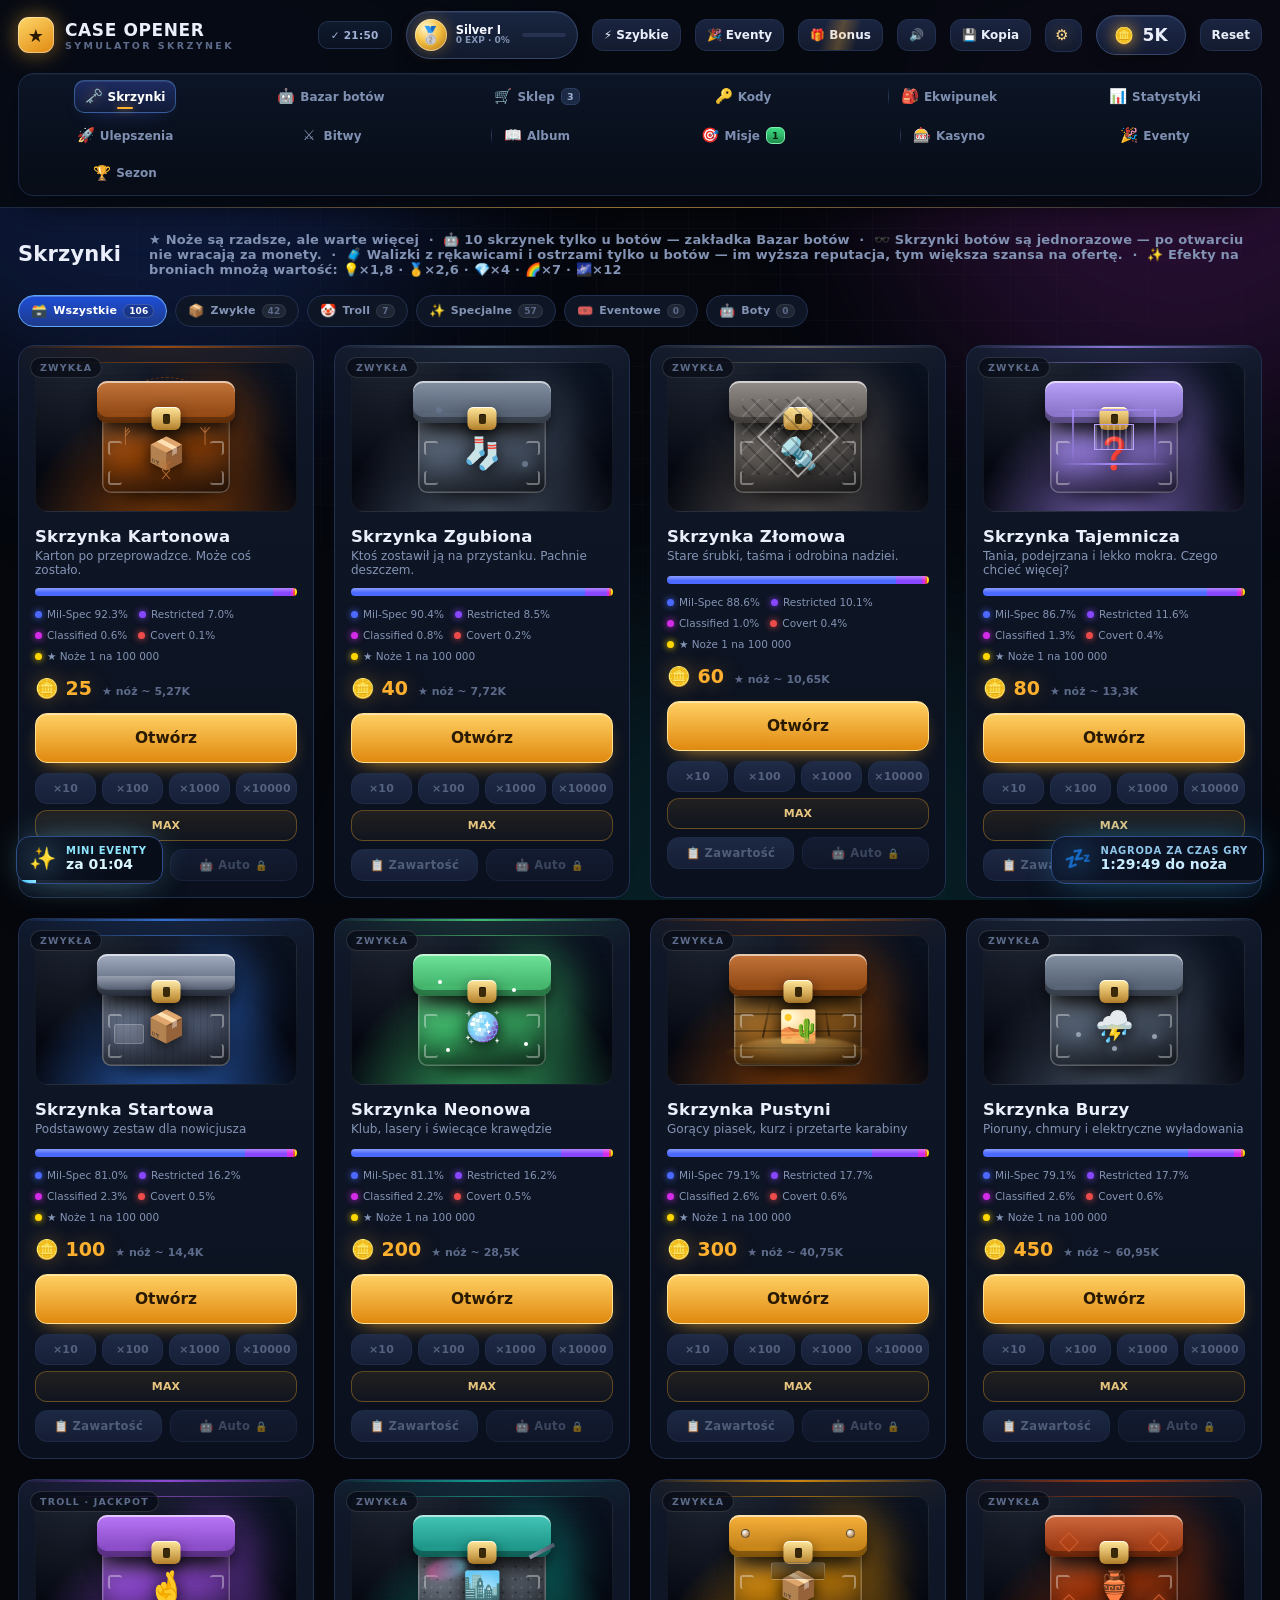
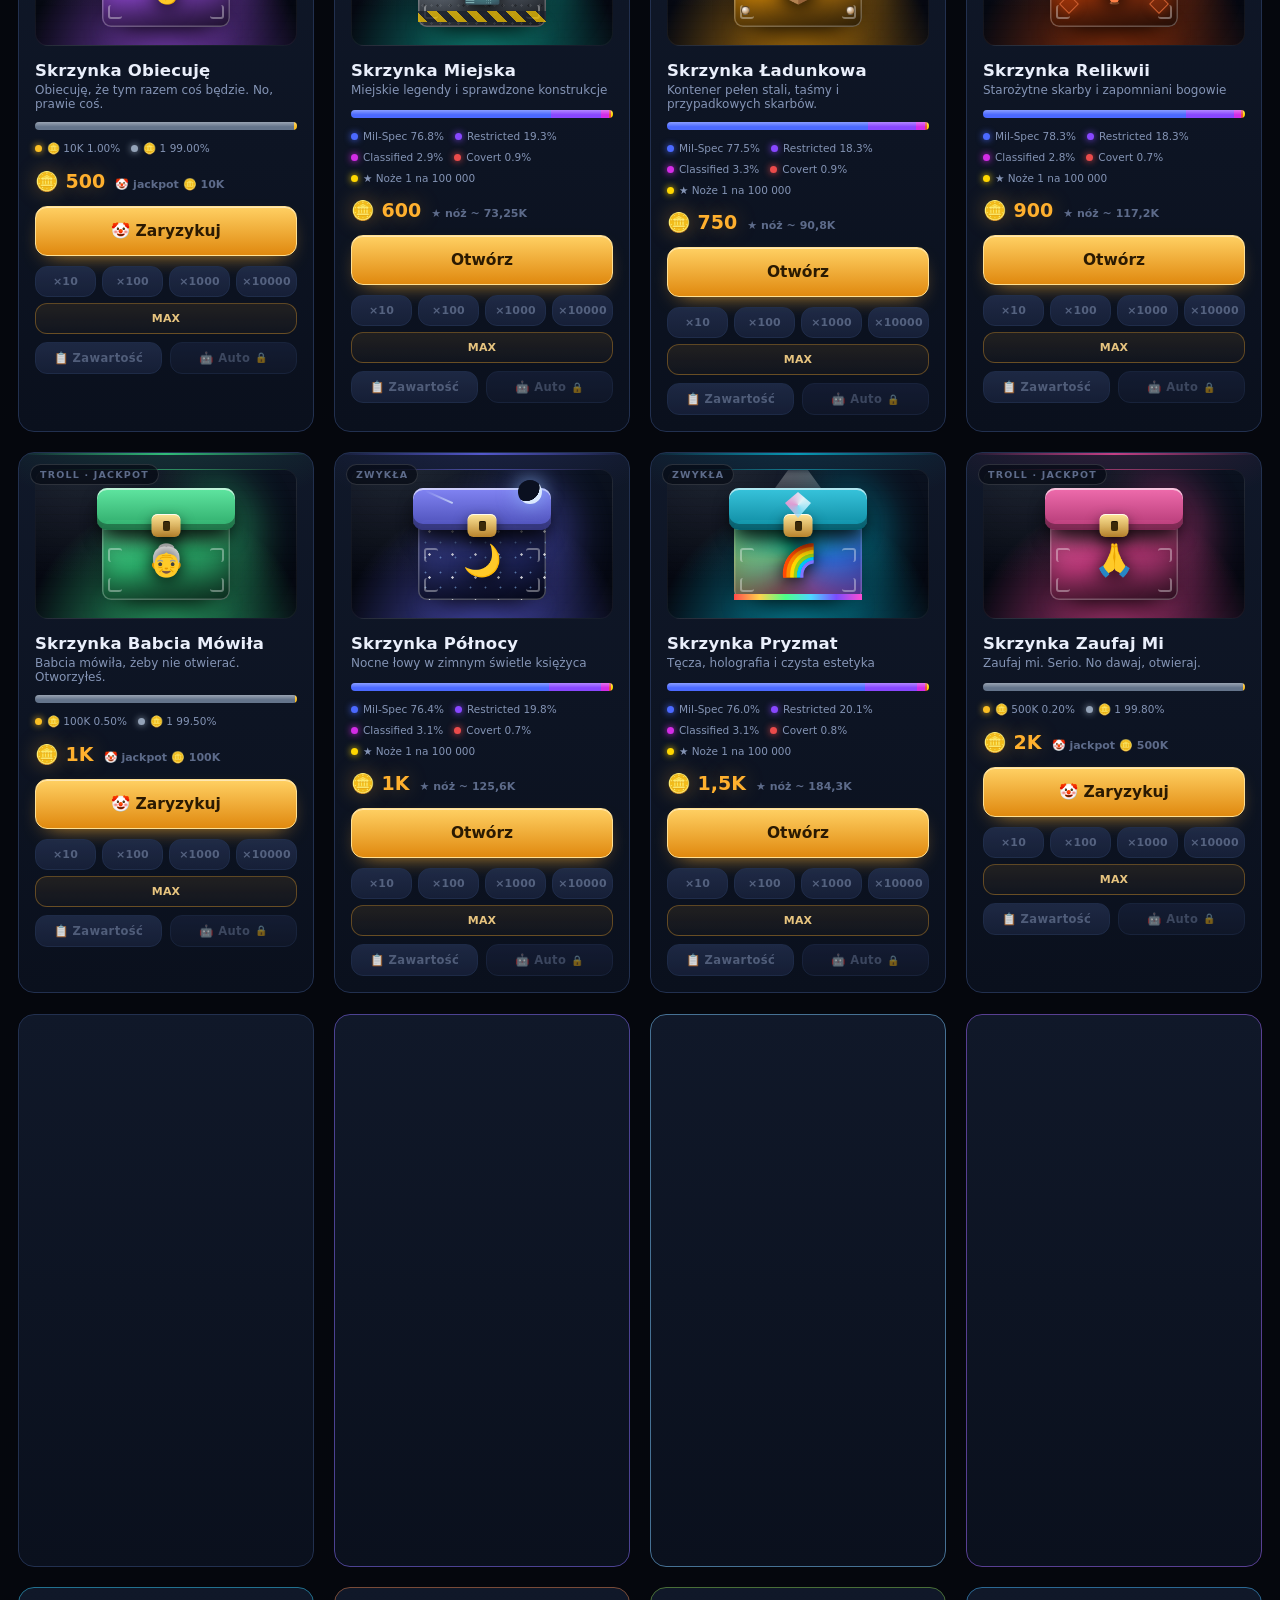
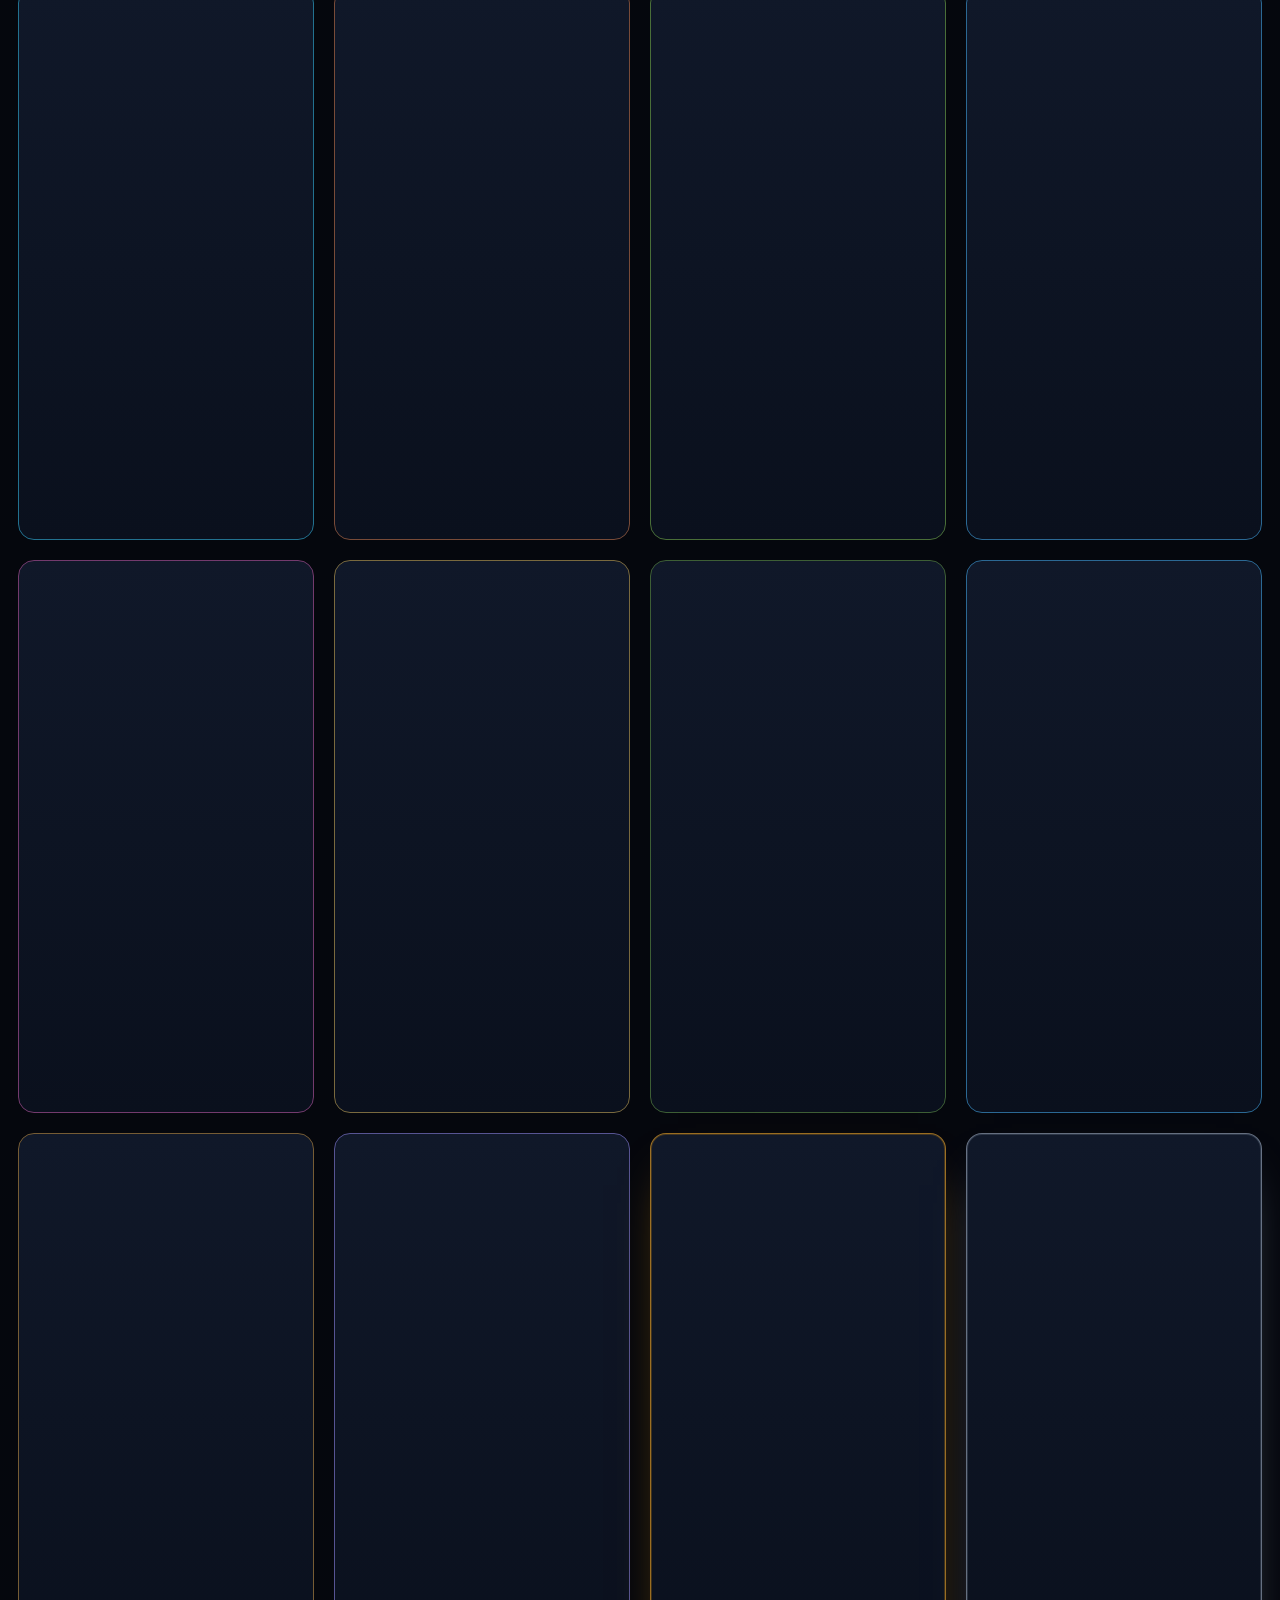
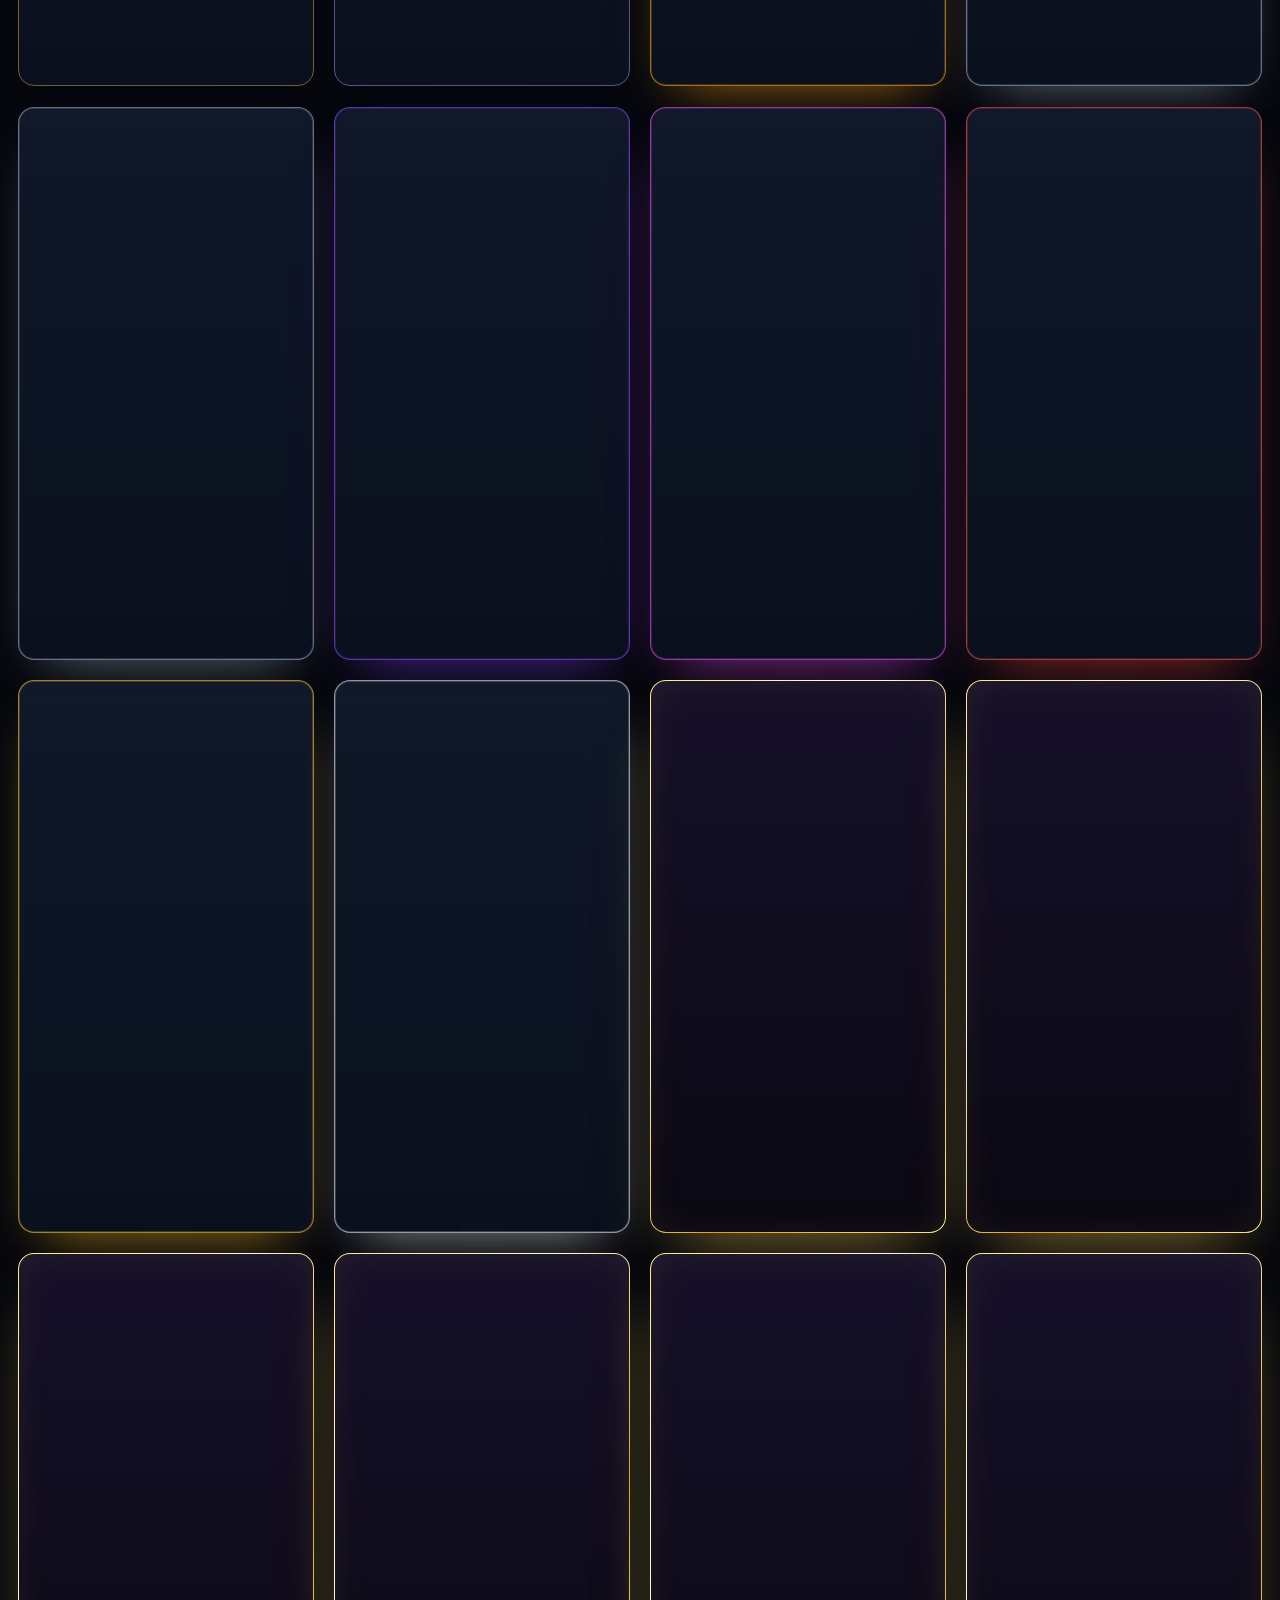
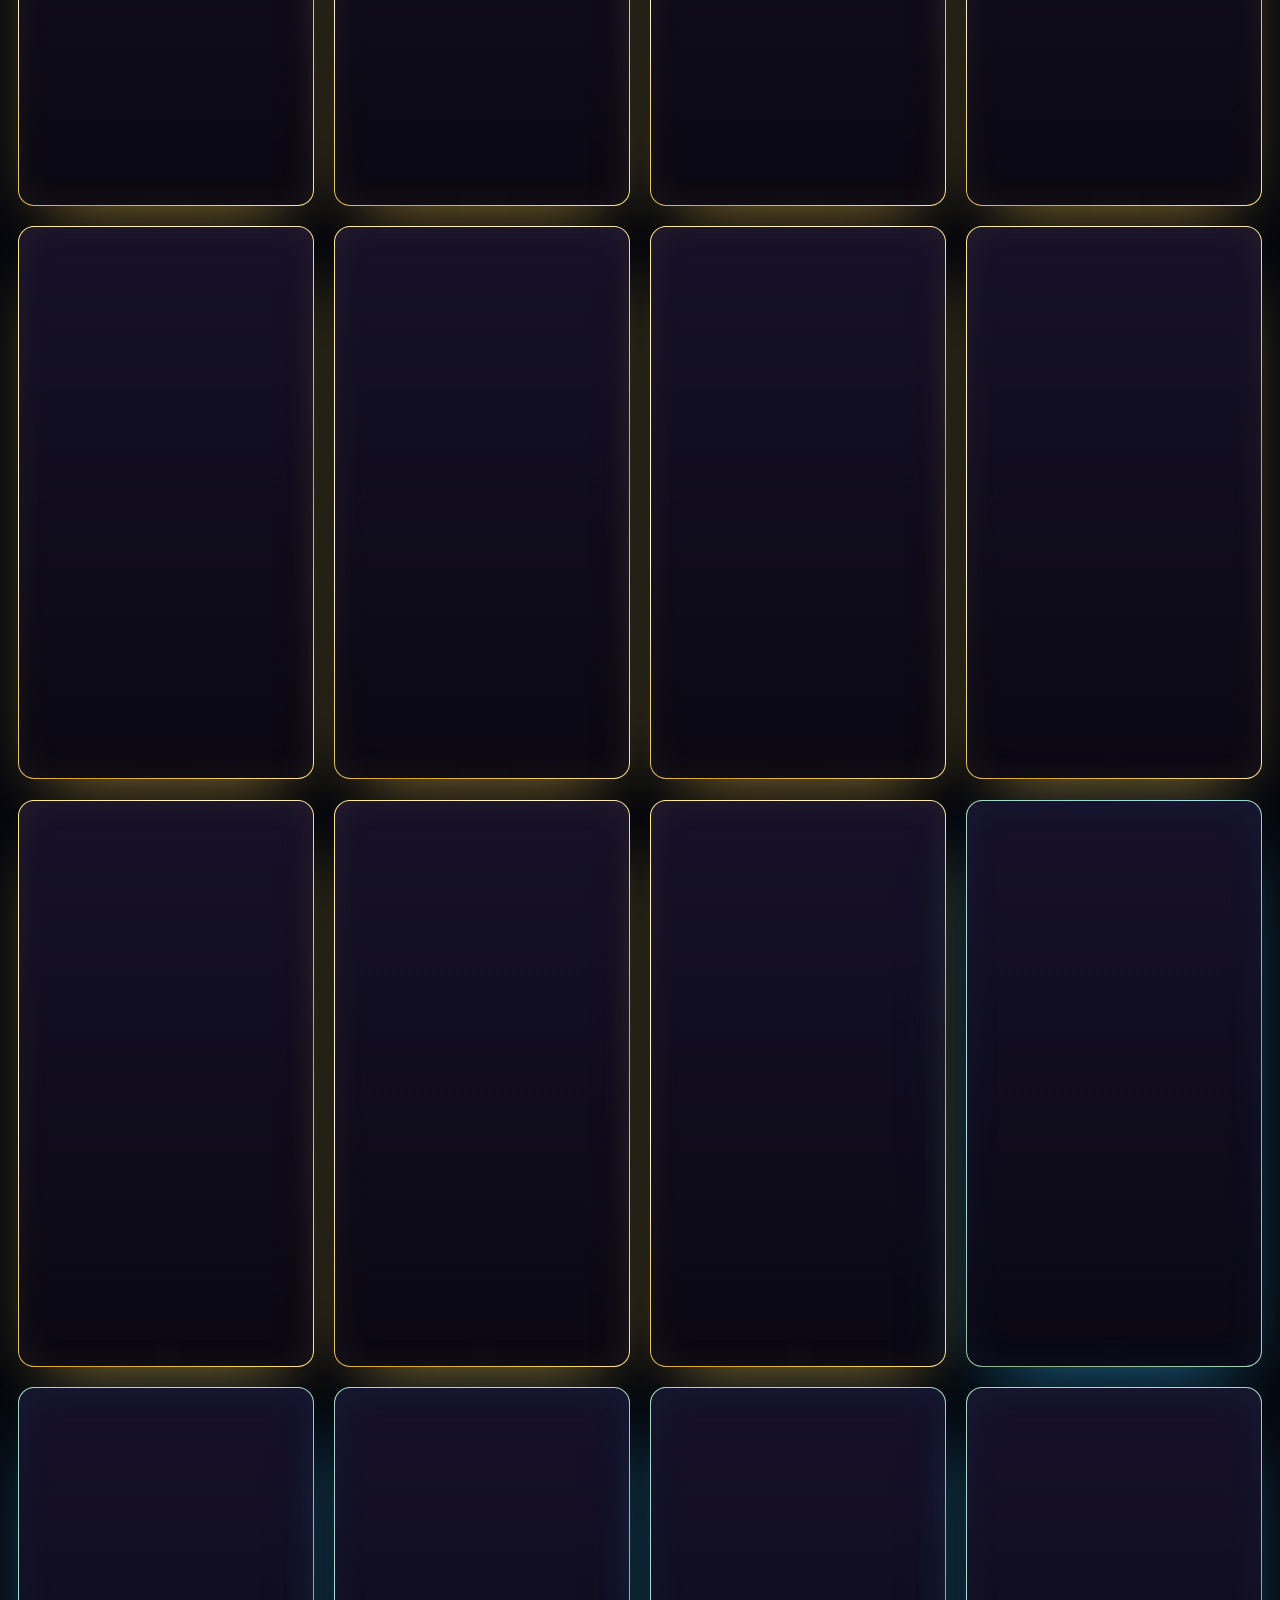
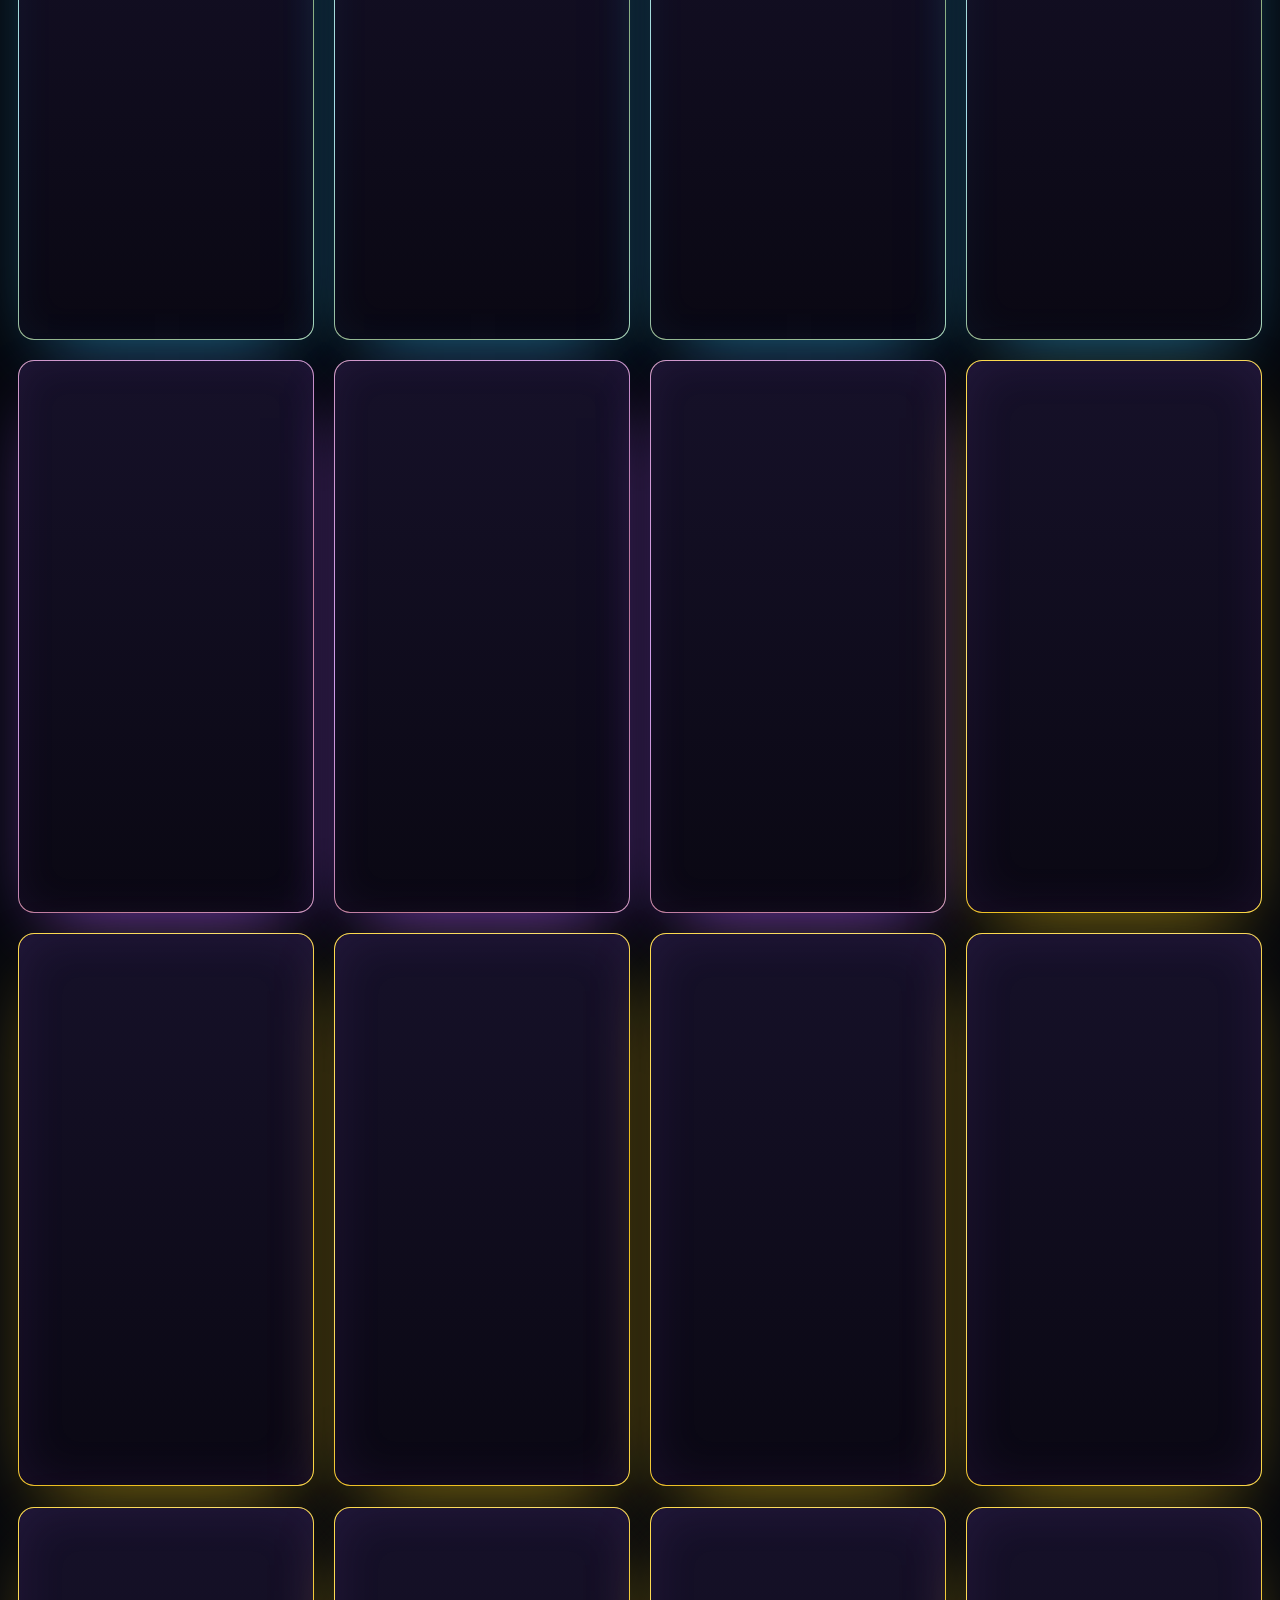
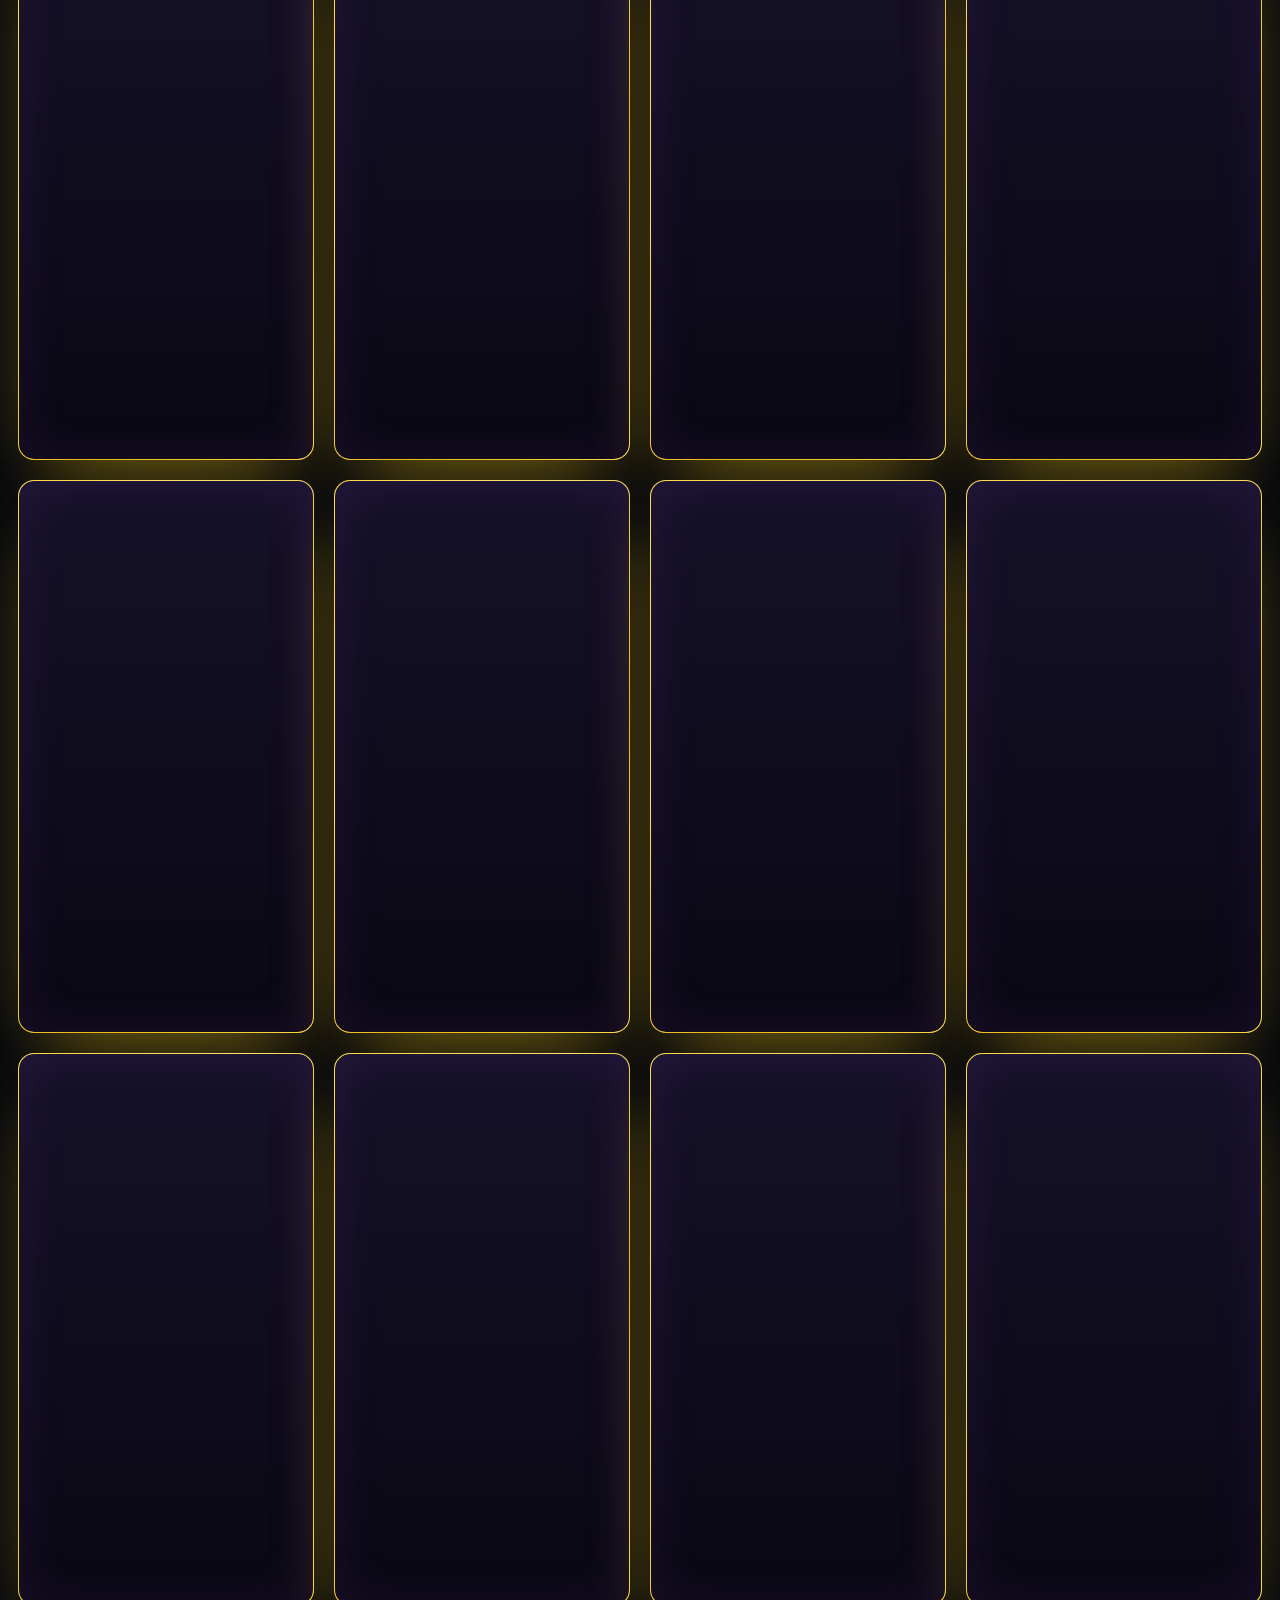
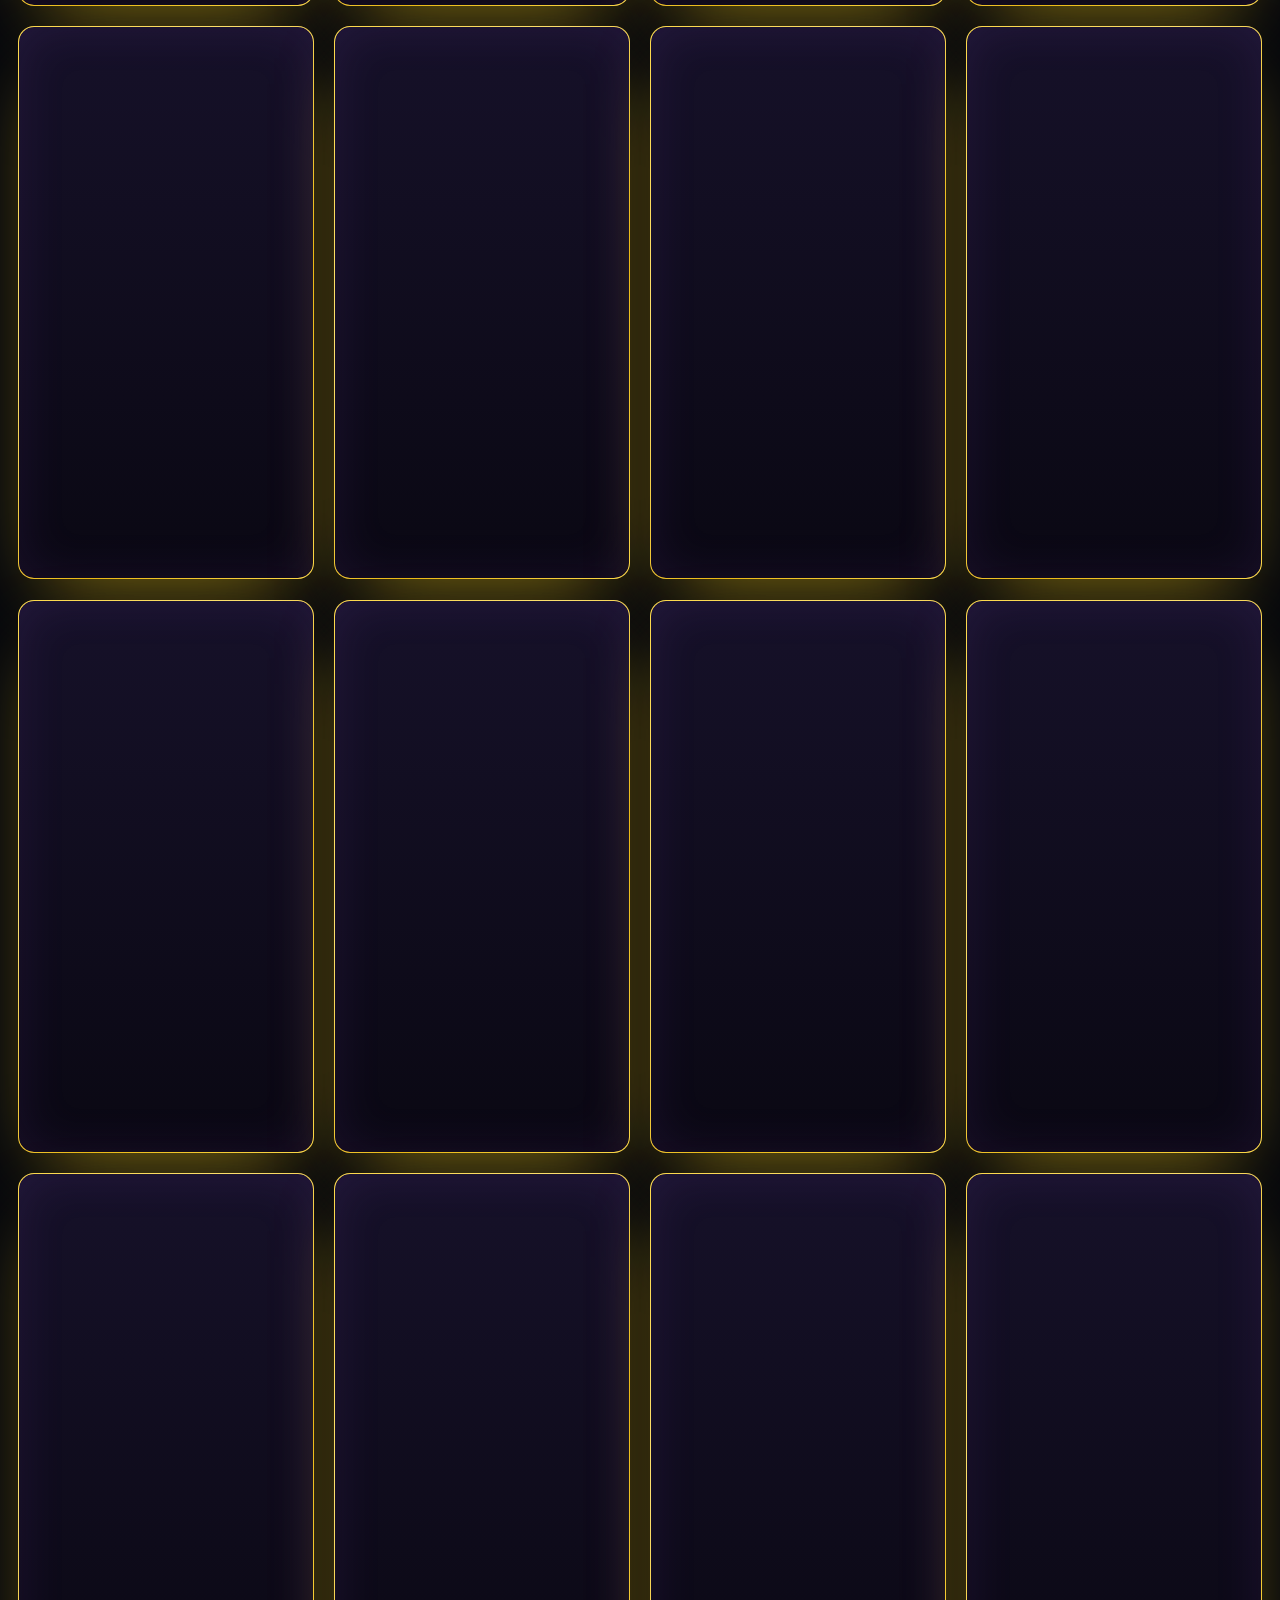
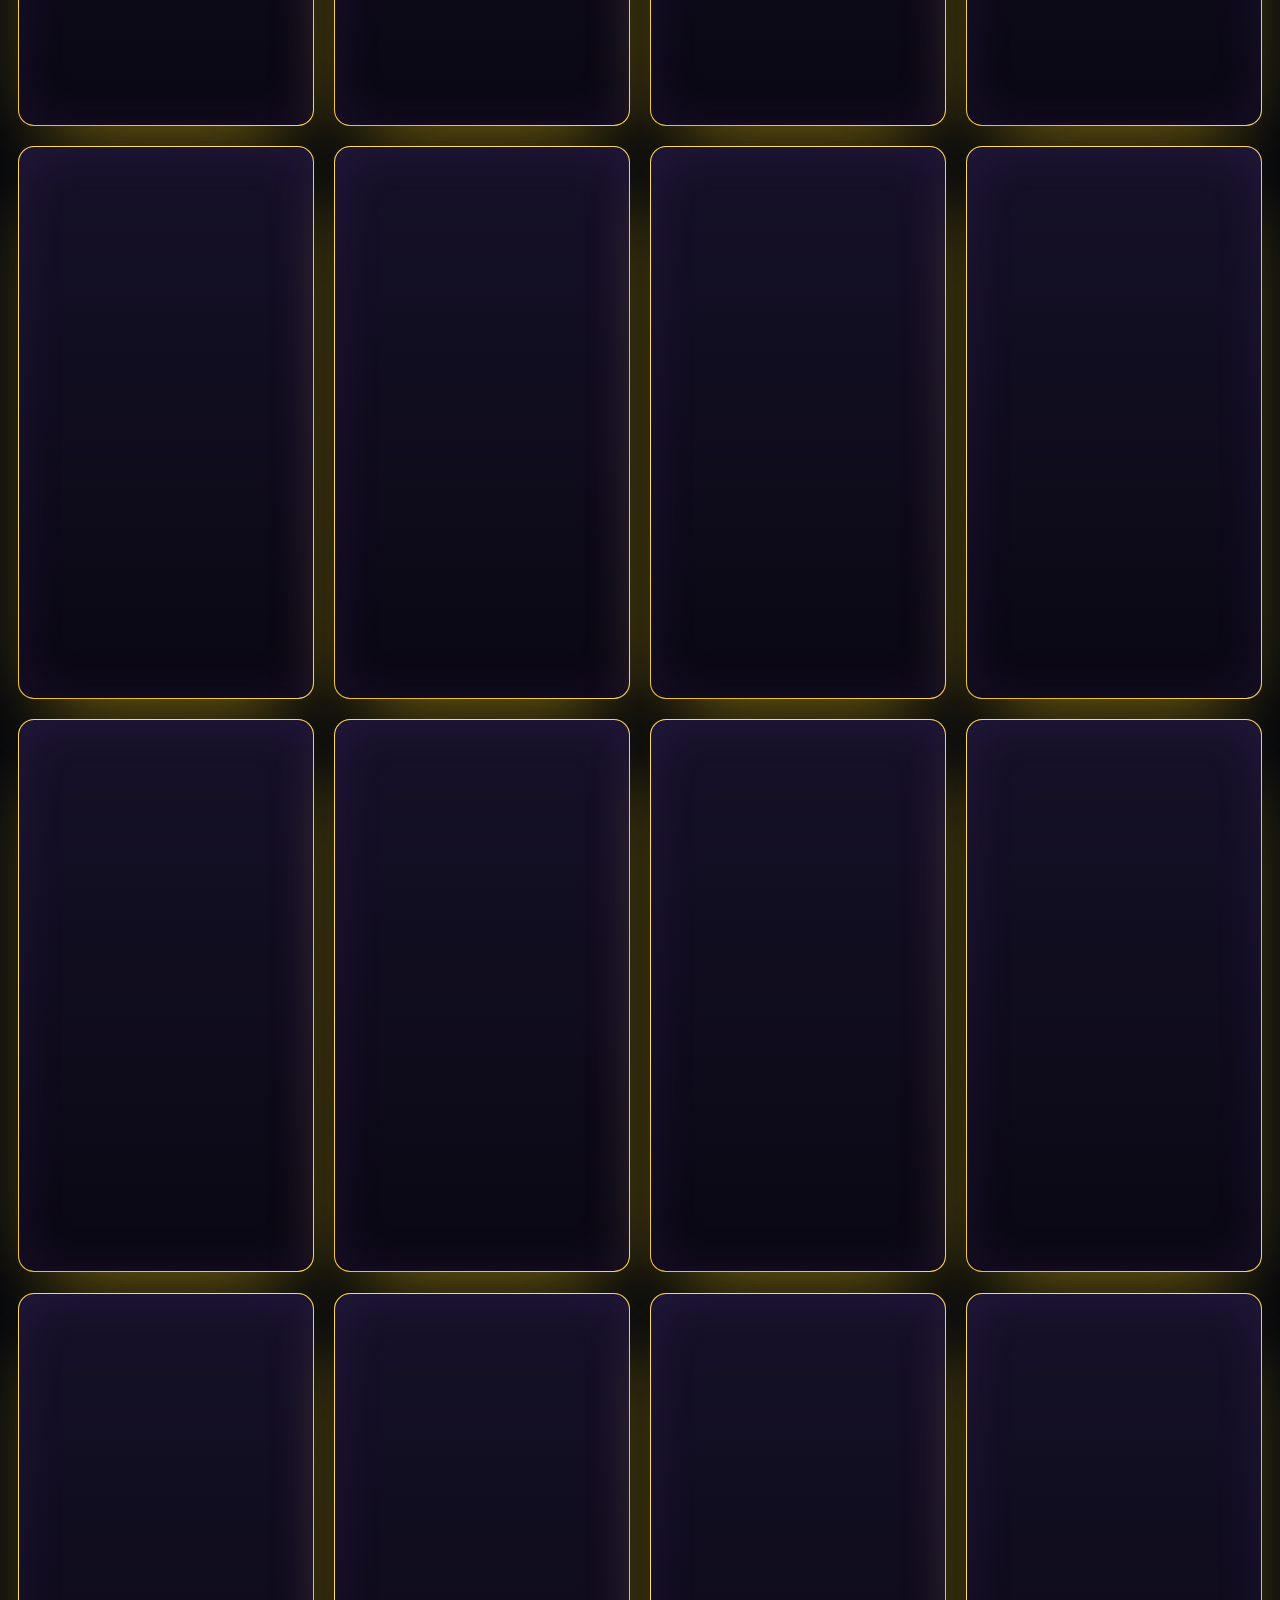
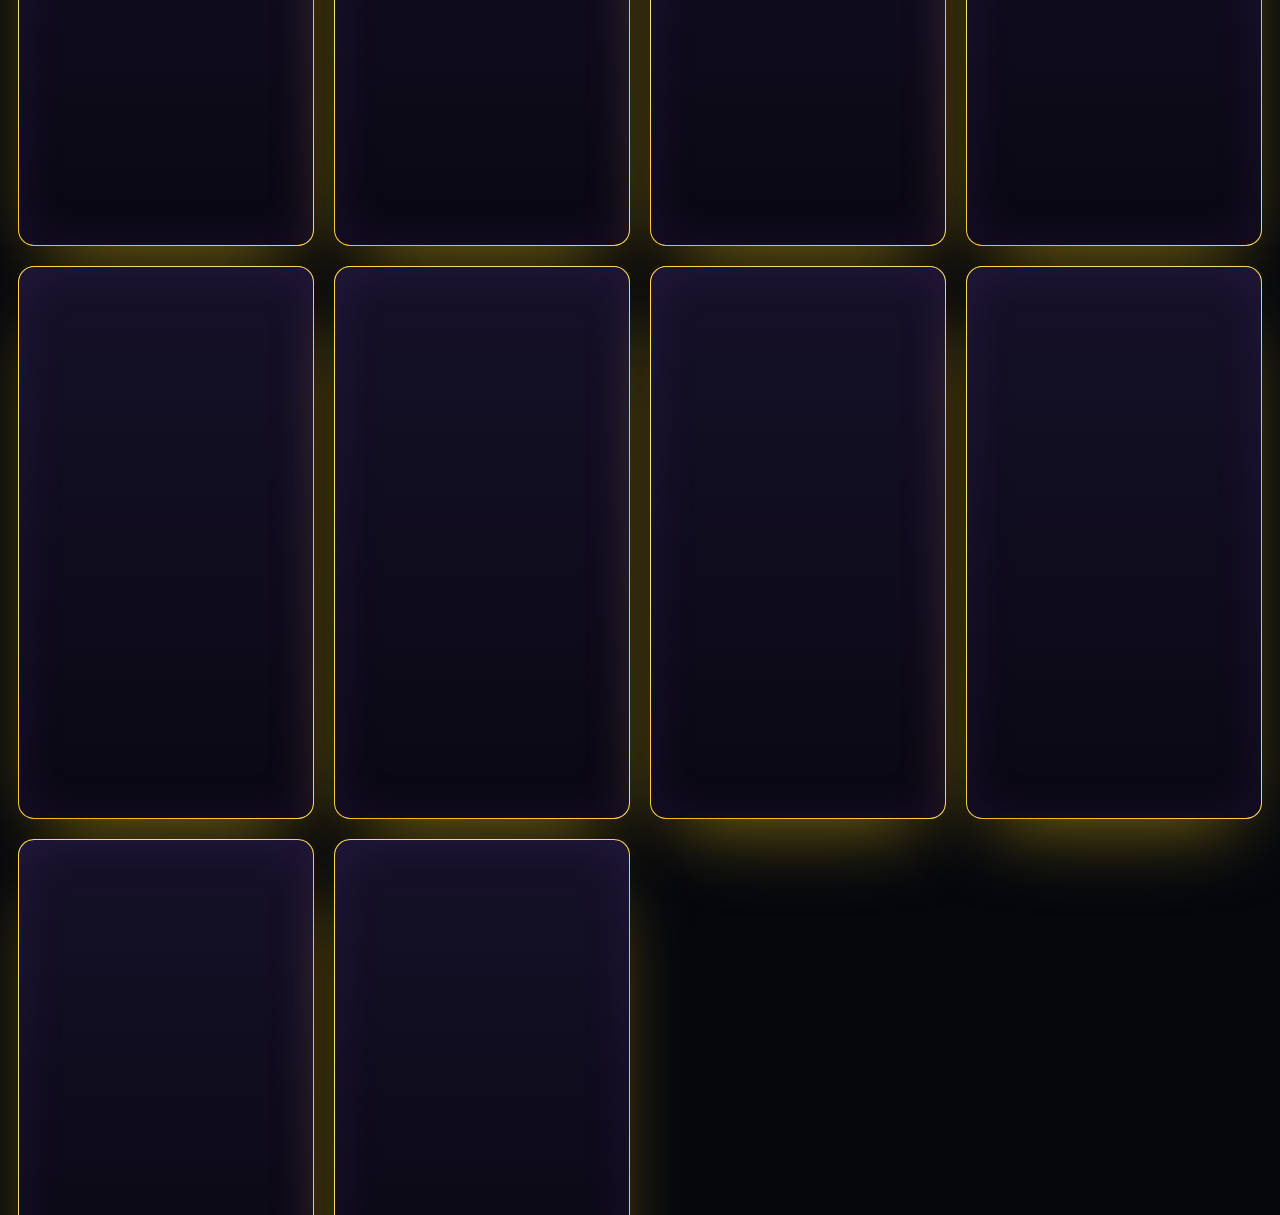
<file: skrzynki.html>
<!DOCTYPE html>
<html lang="pl">
<head>
  <meta charset="UTF-8">
  <meta name="viewport" content="width=device-width, initial-scale=1">
  <meta http-equiv="refresh" content="0; url=skrzynki/skrzynki.html">
  <title>Case Opener — przekierowanie</title>
  <style>
    html,body{height:100%;margin:0;background:#0b0d12;color:#e8edf6;font-family:system-ui,Segoe UI,Arial,sans-serif}
    body{display:grid;place-items:center;text-align:center;padding:24px}
    a{color:#ffb02e}
  </style>
</head>
<body>
  <p>Przekierowuję do gry…<br><a href="skrzynki/skrzynki.html">Otwórz Case Opener</a></p>
  <script>location.replace("skrzynki/skrzynki.html");</script>
</body>
</html>
</file>
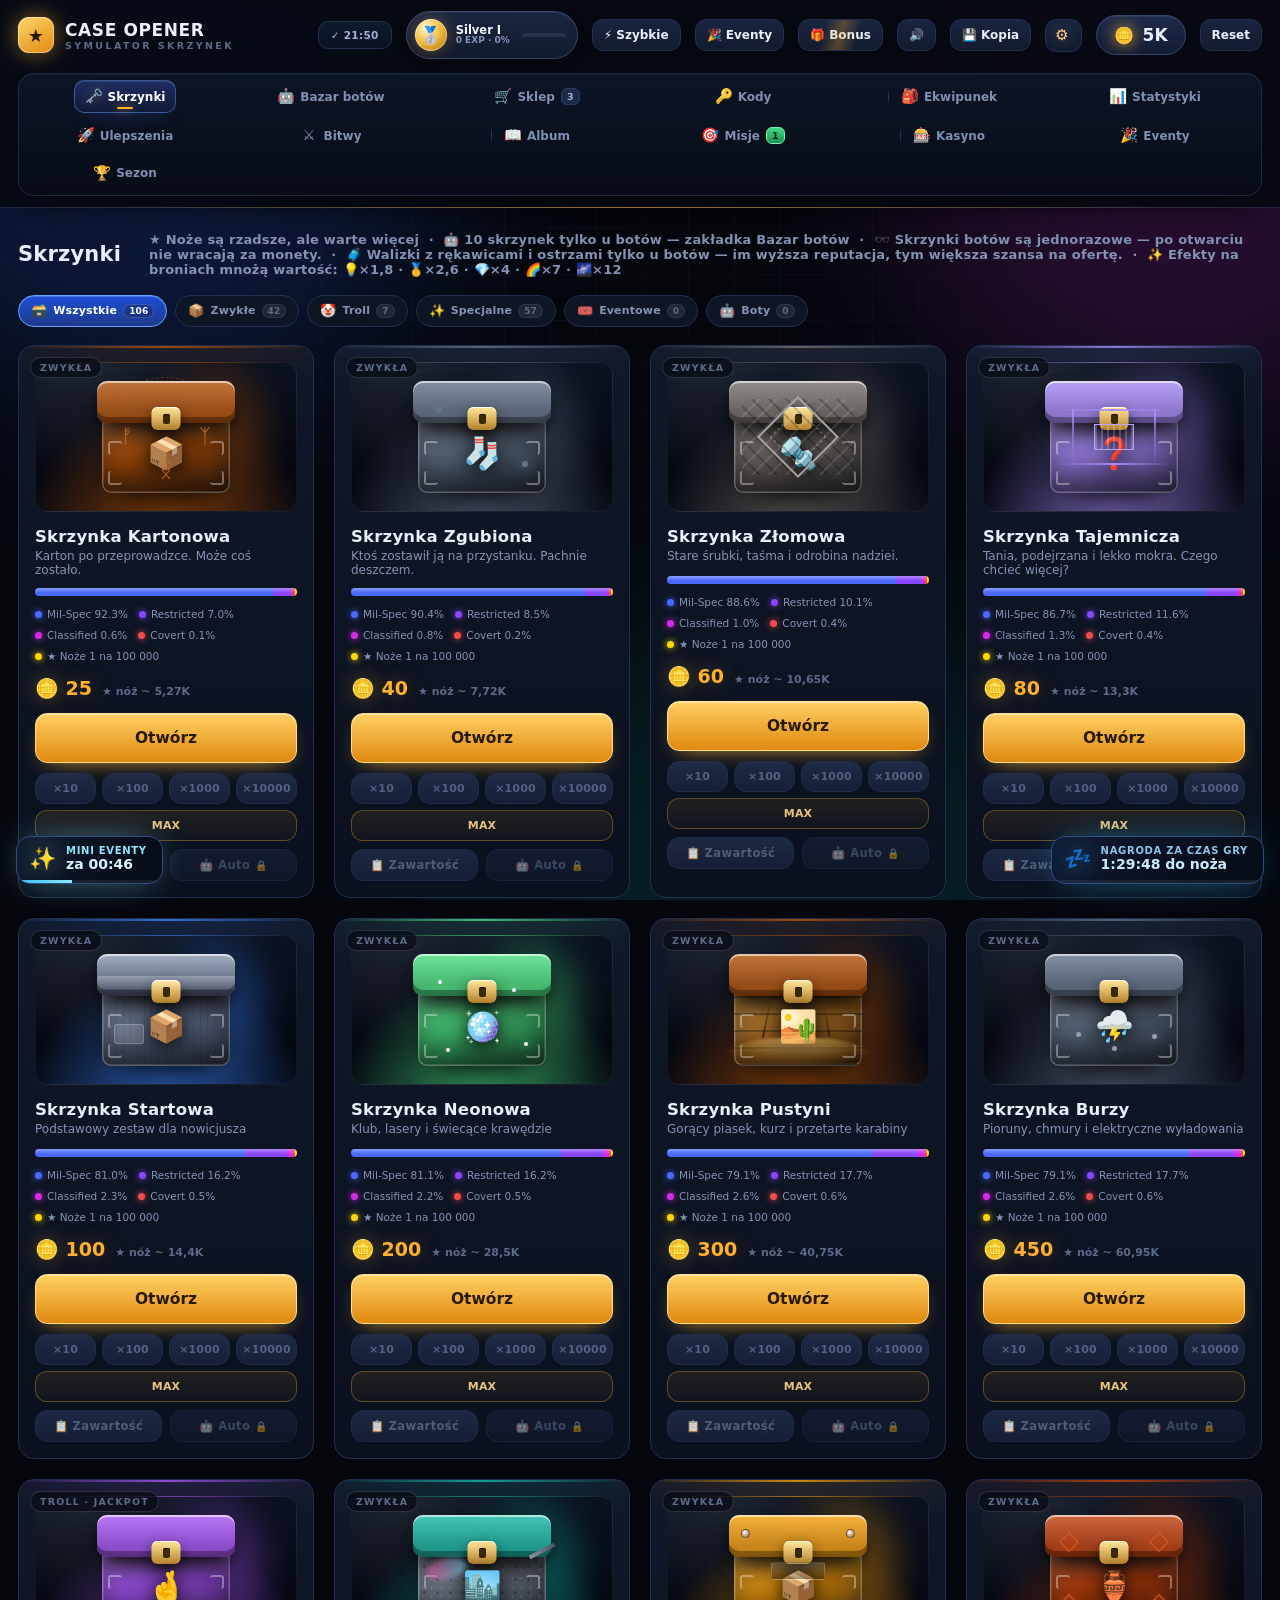
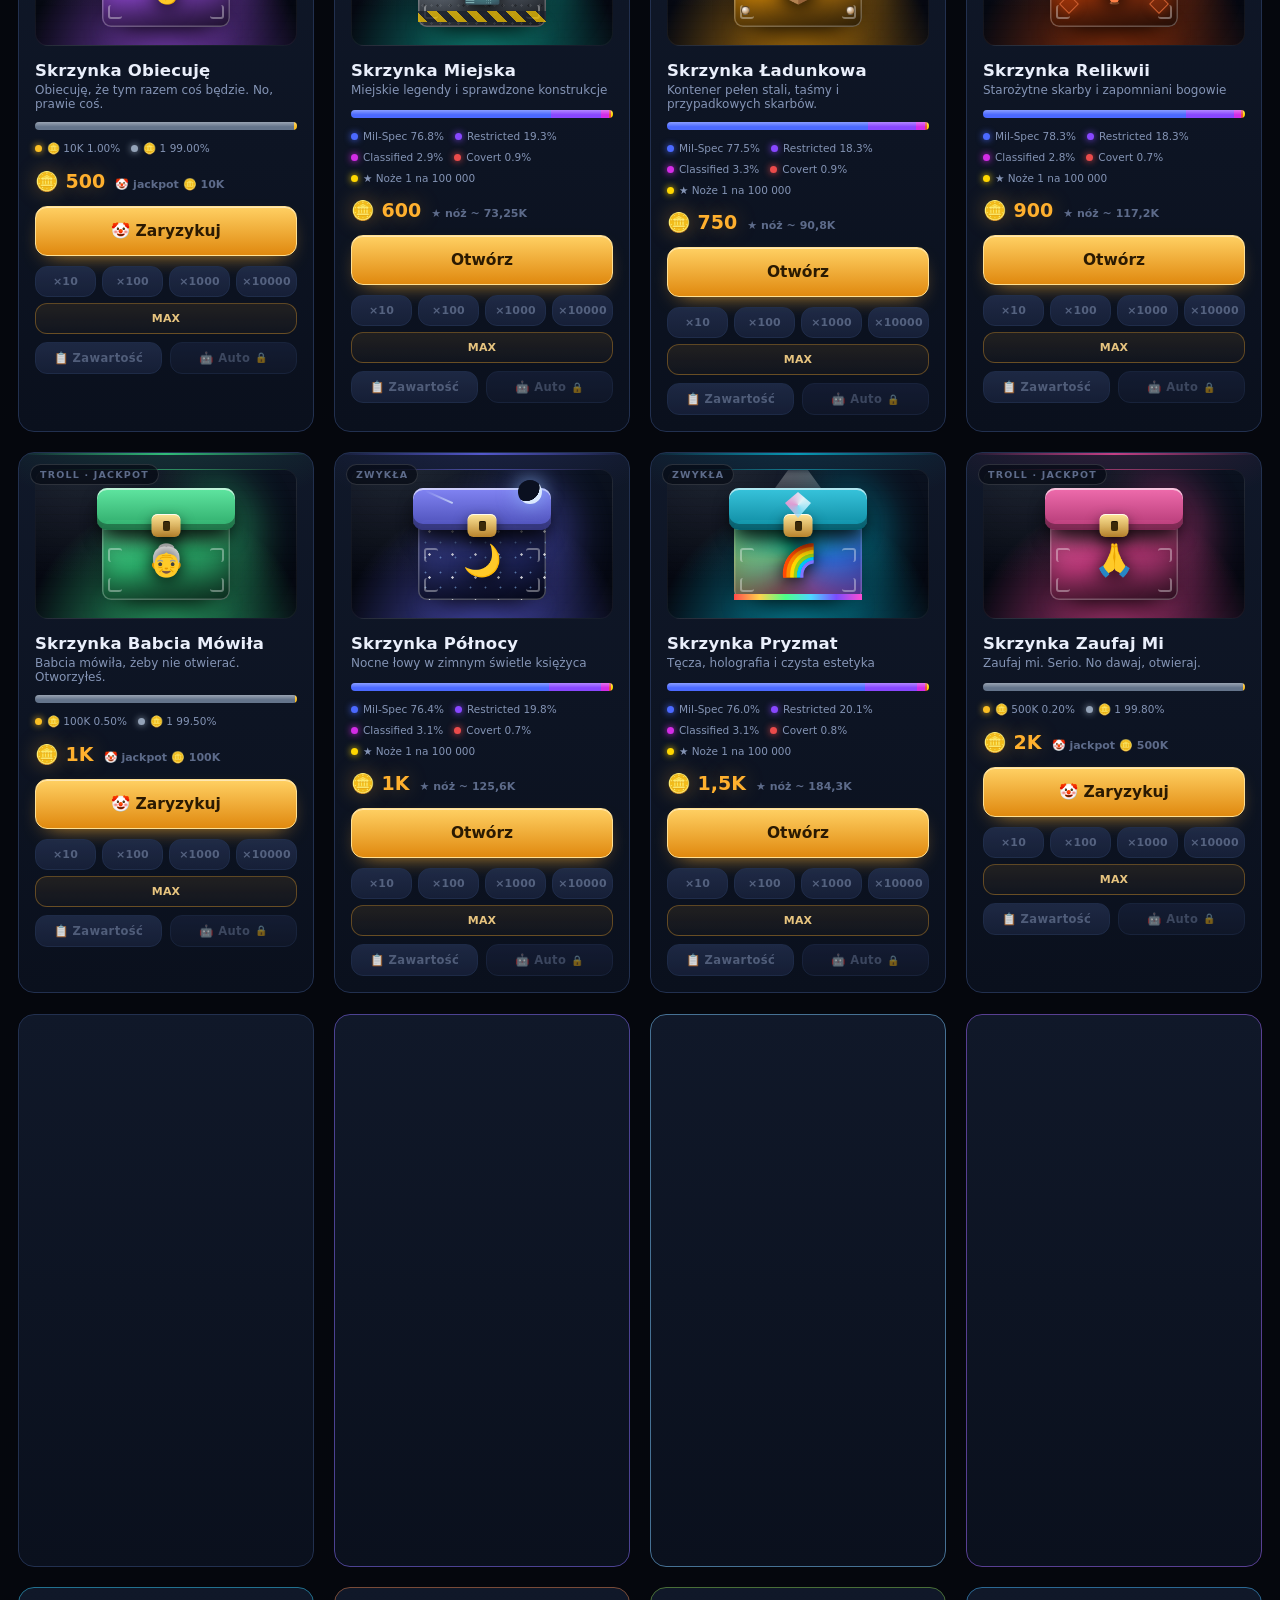
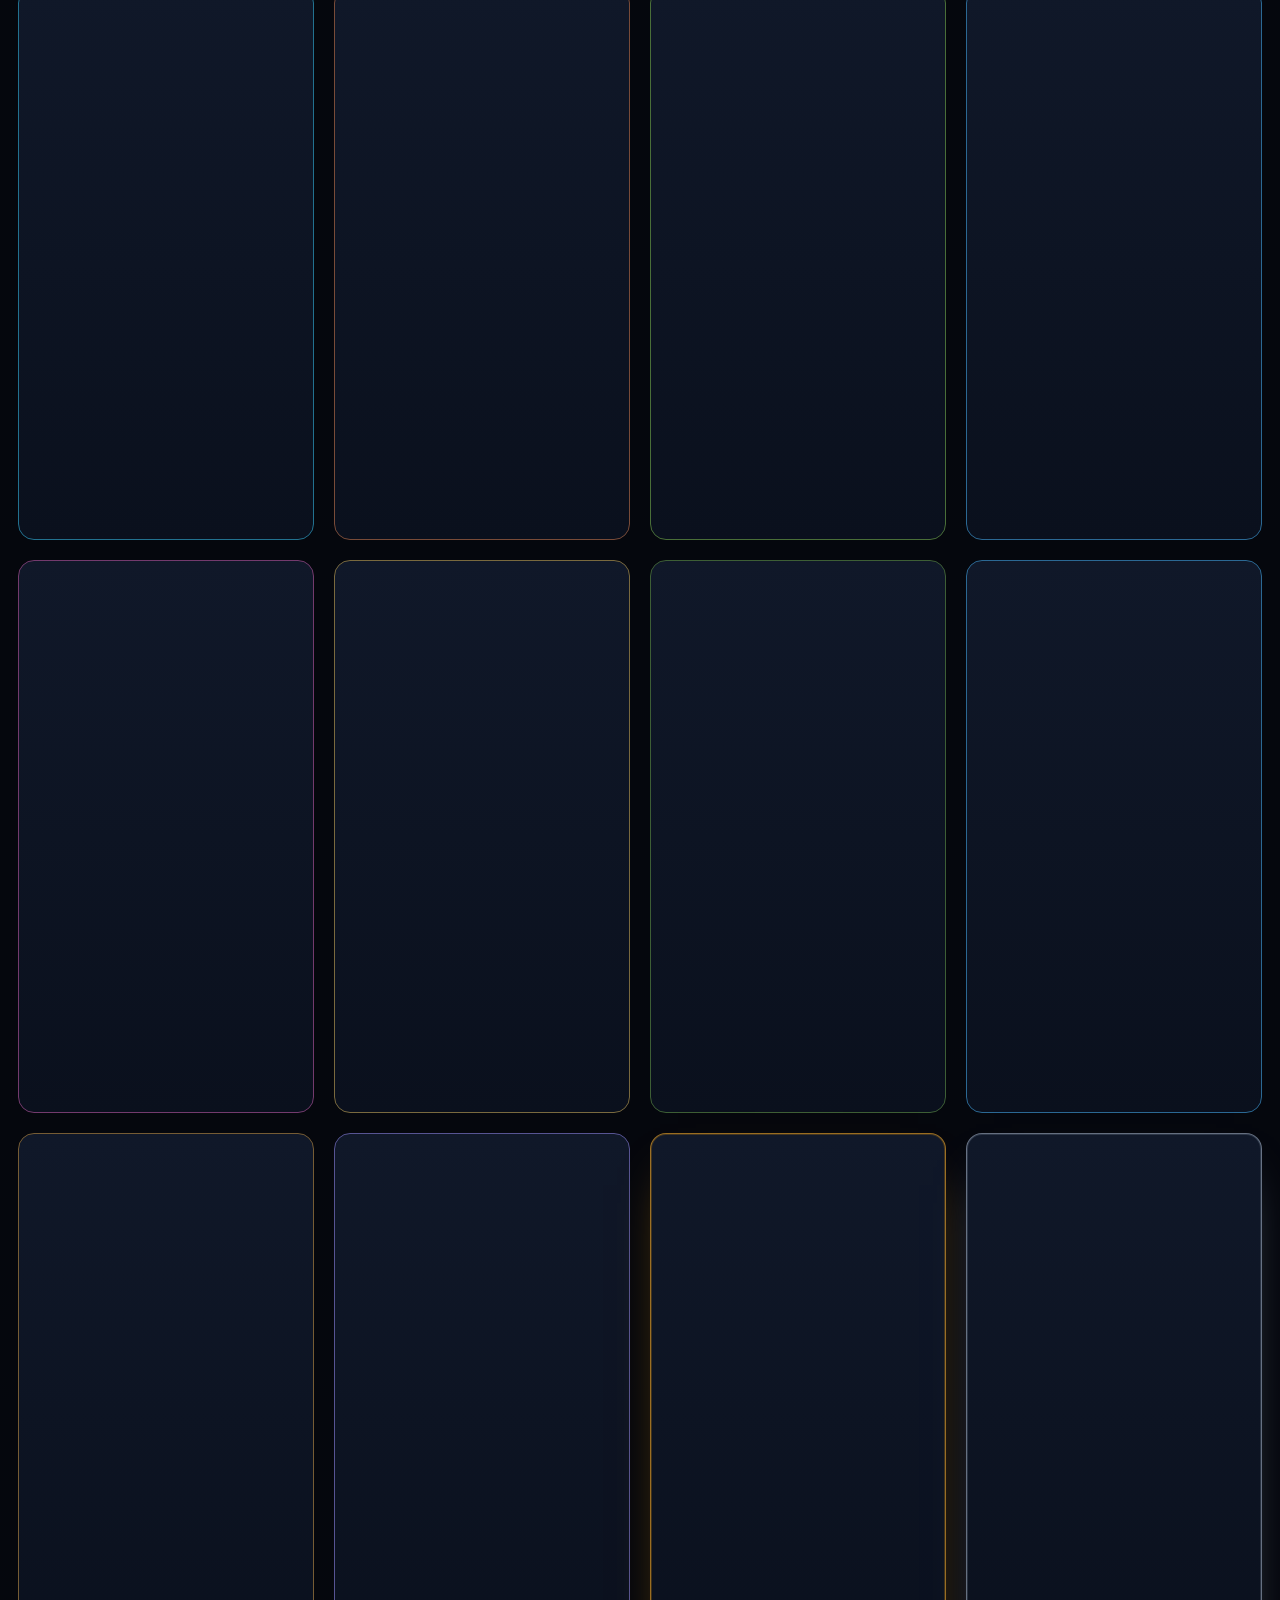
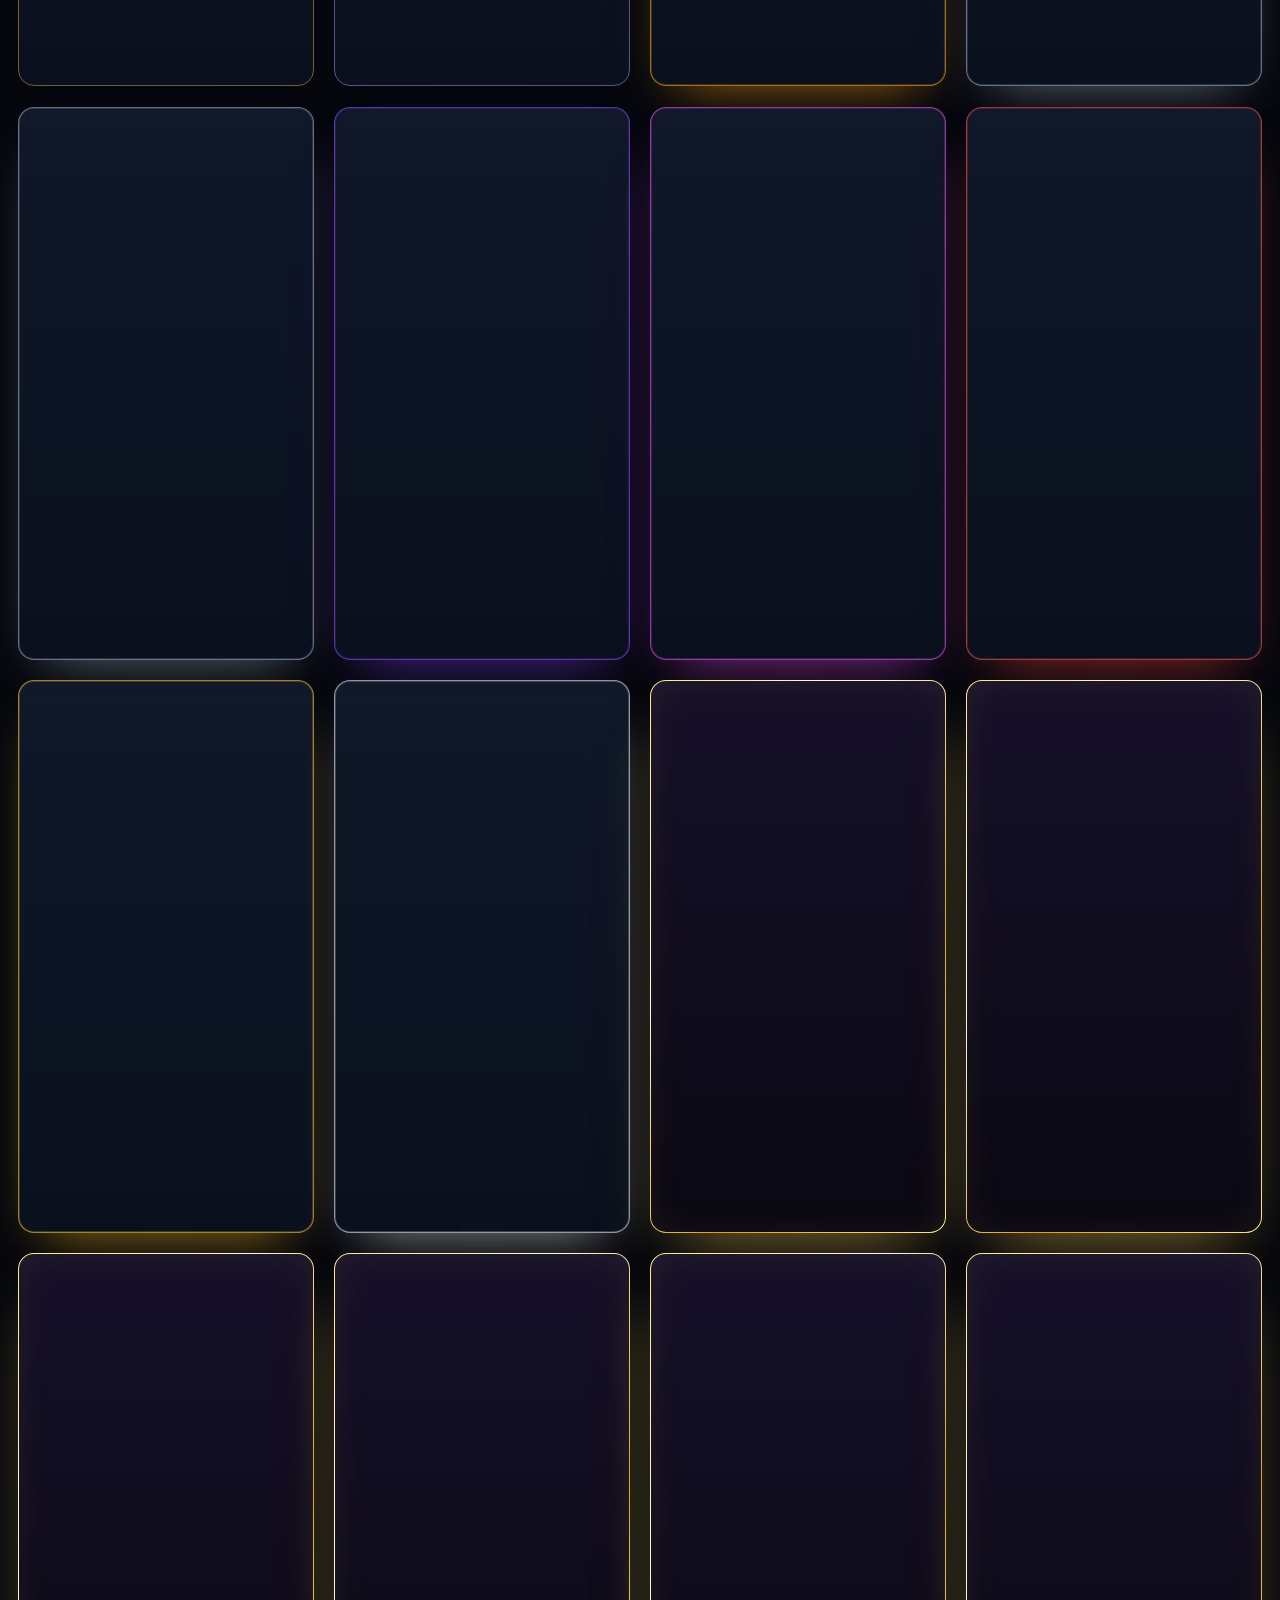
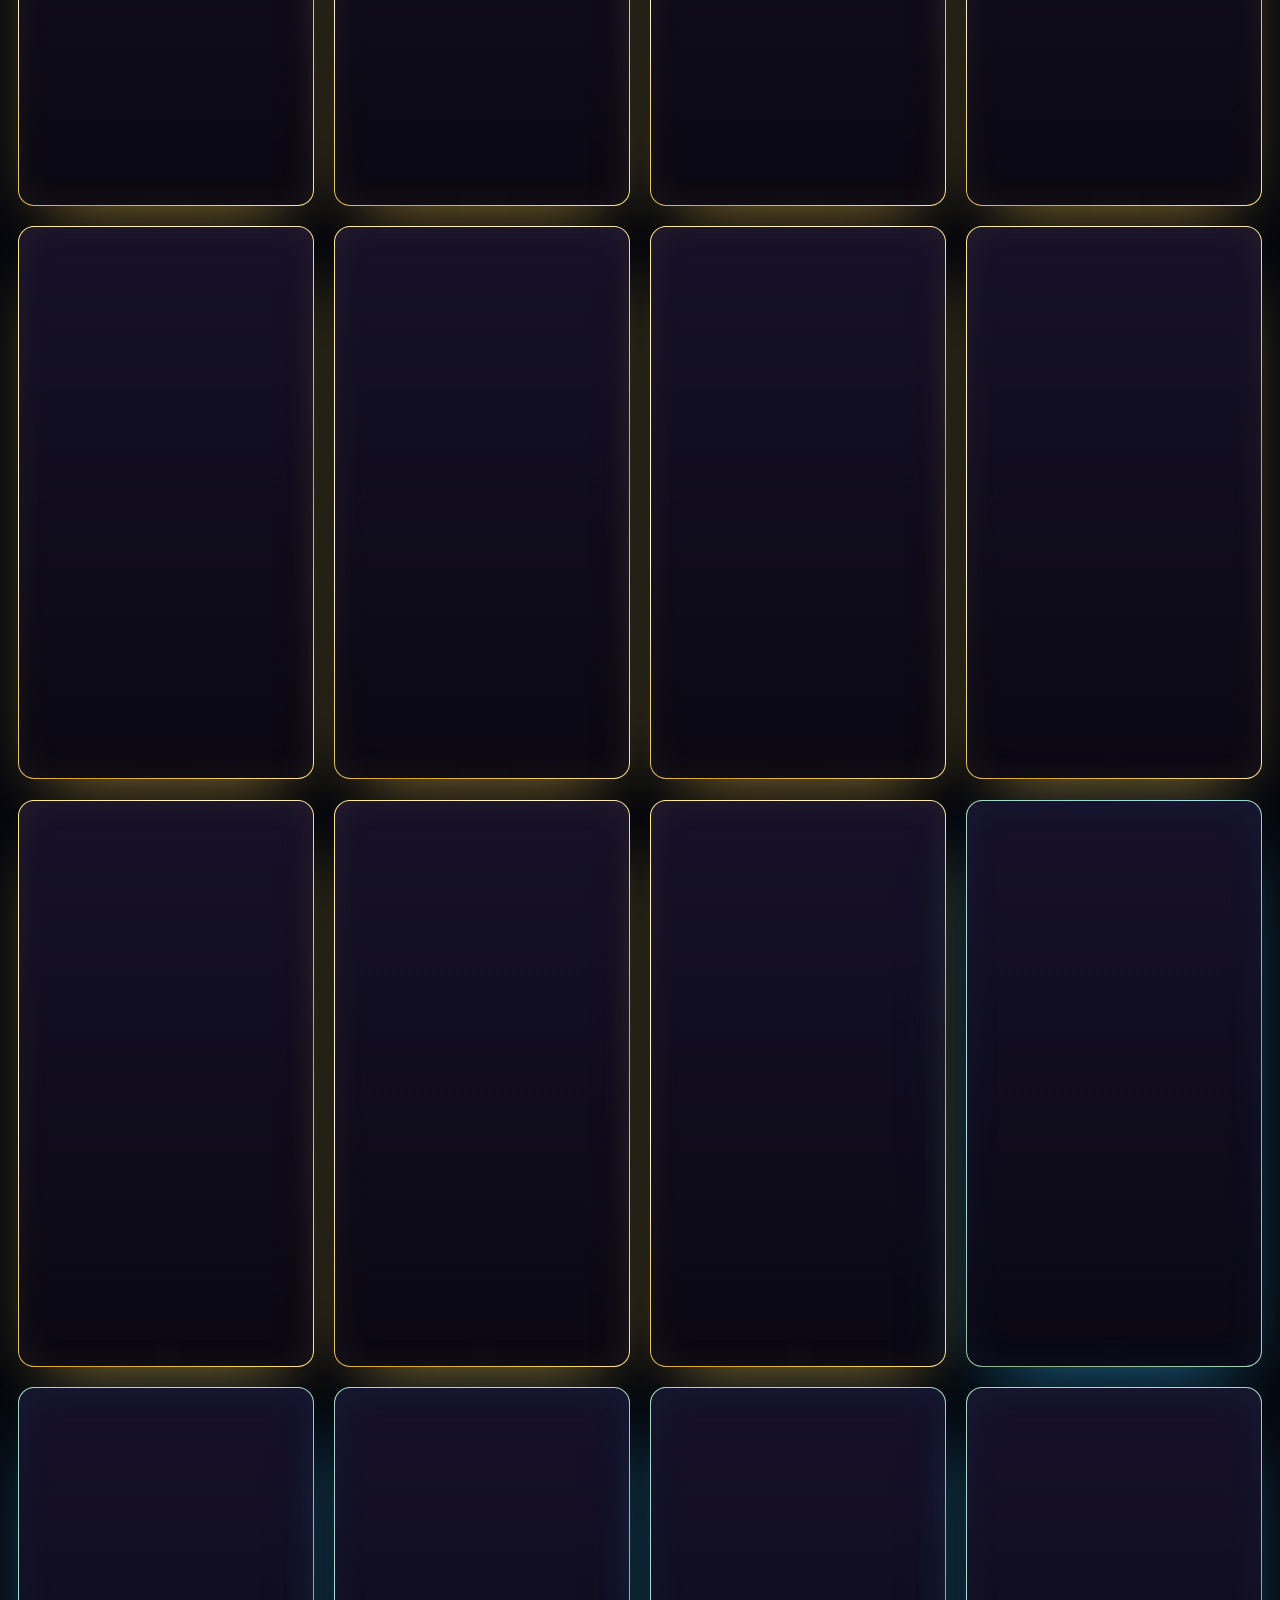
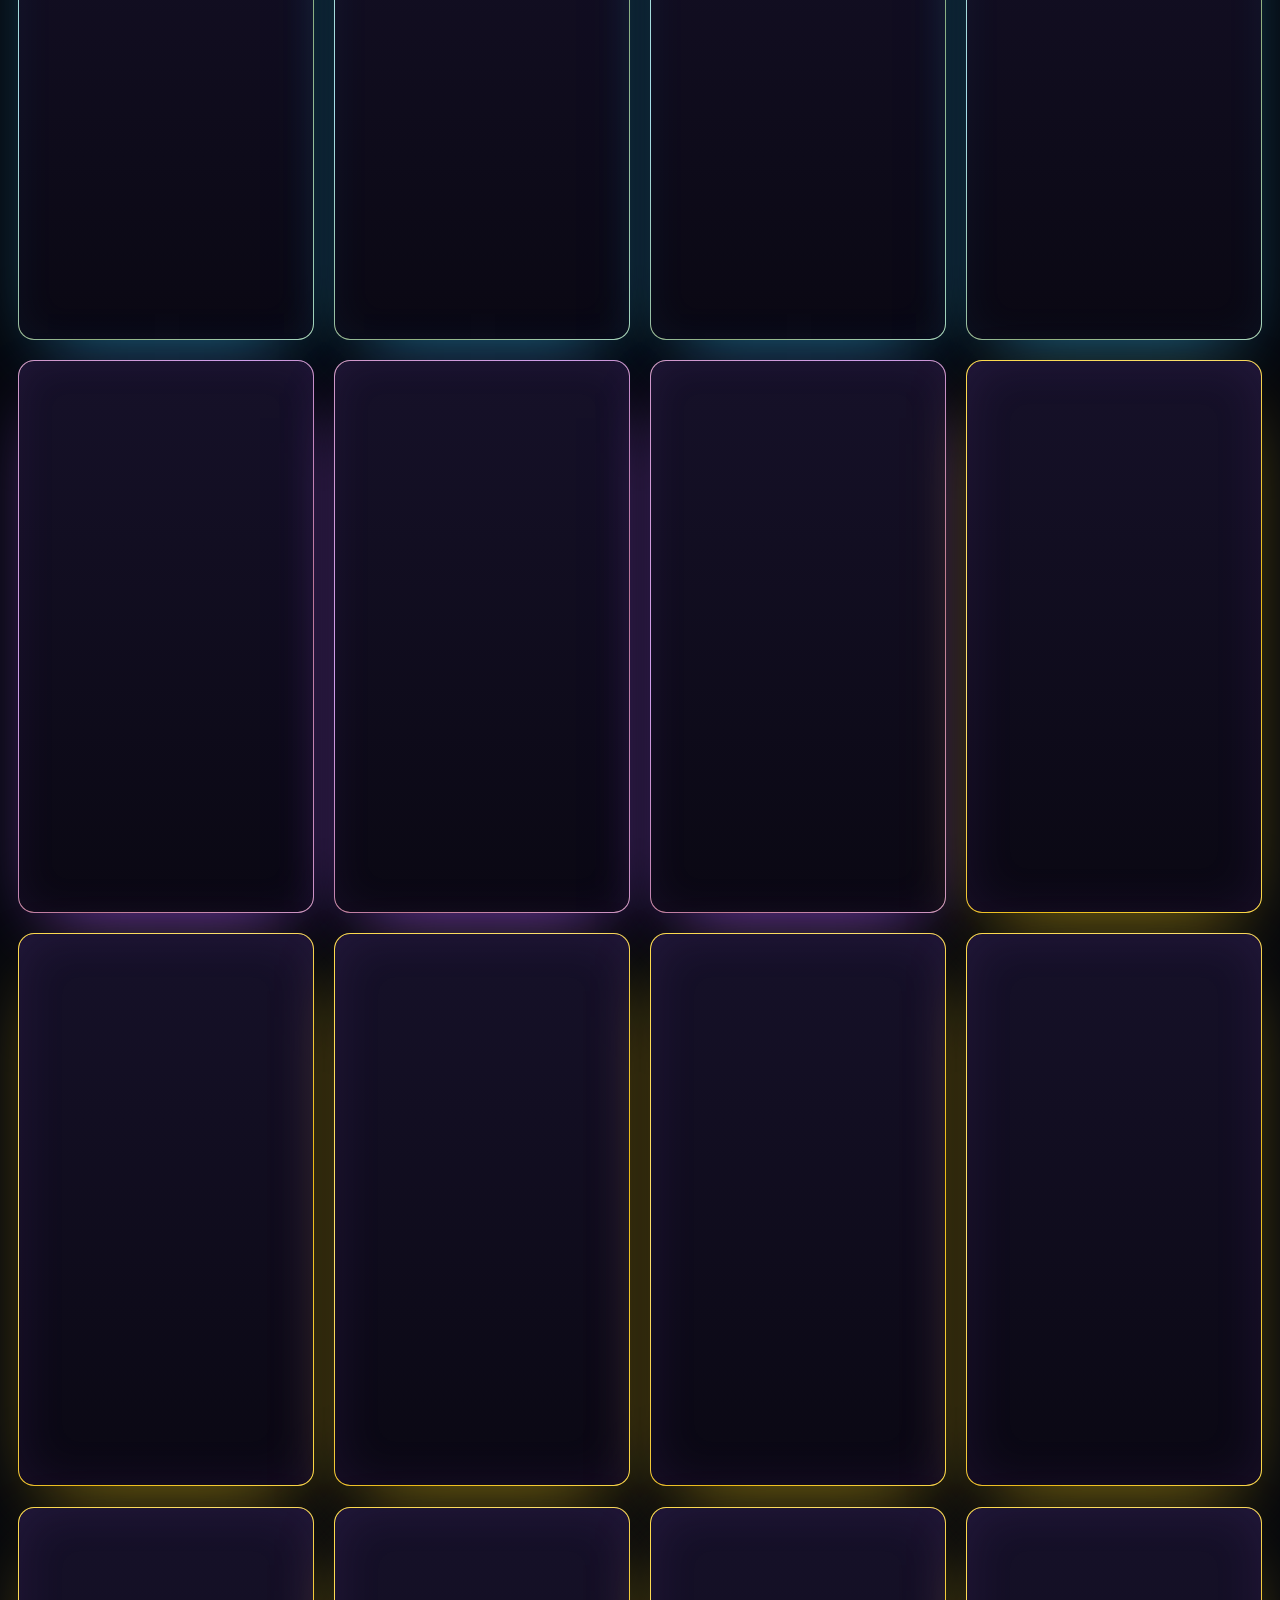
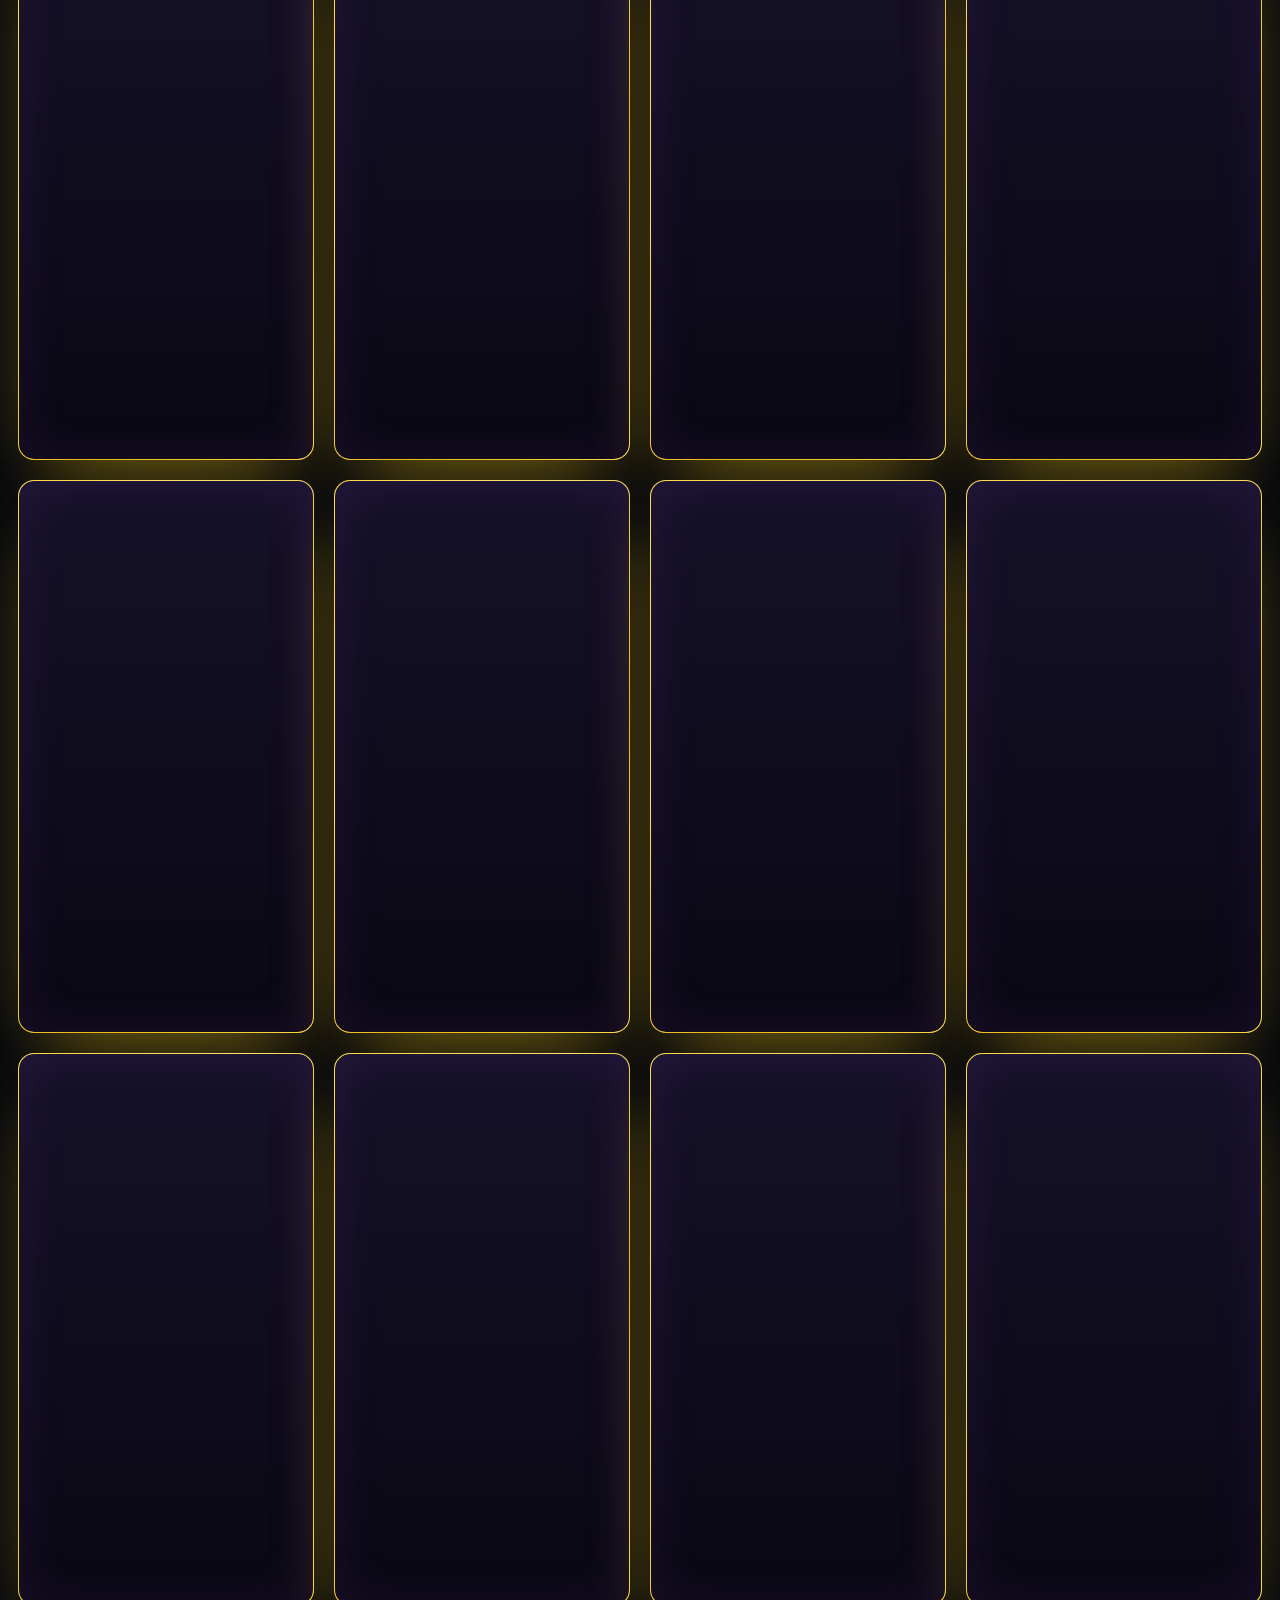
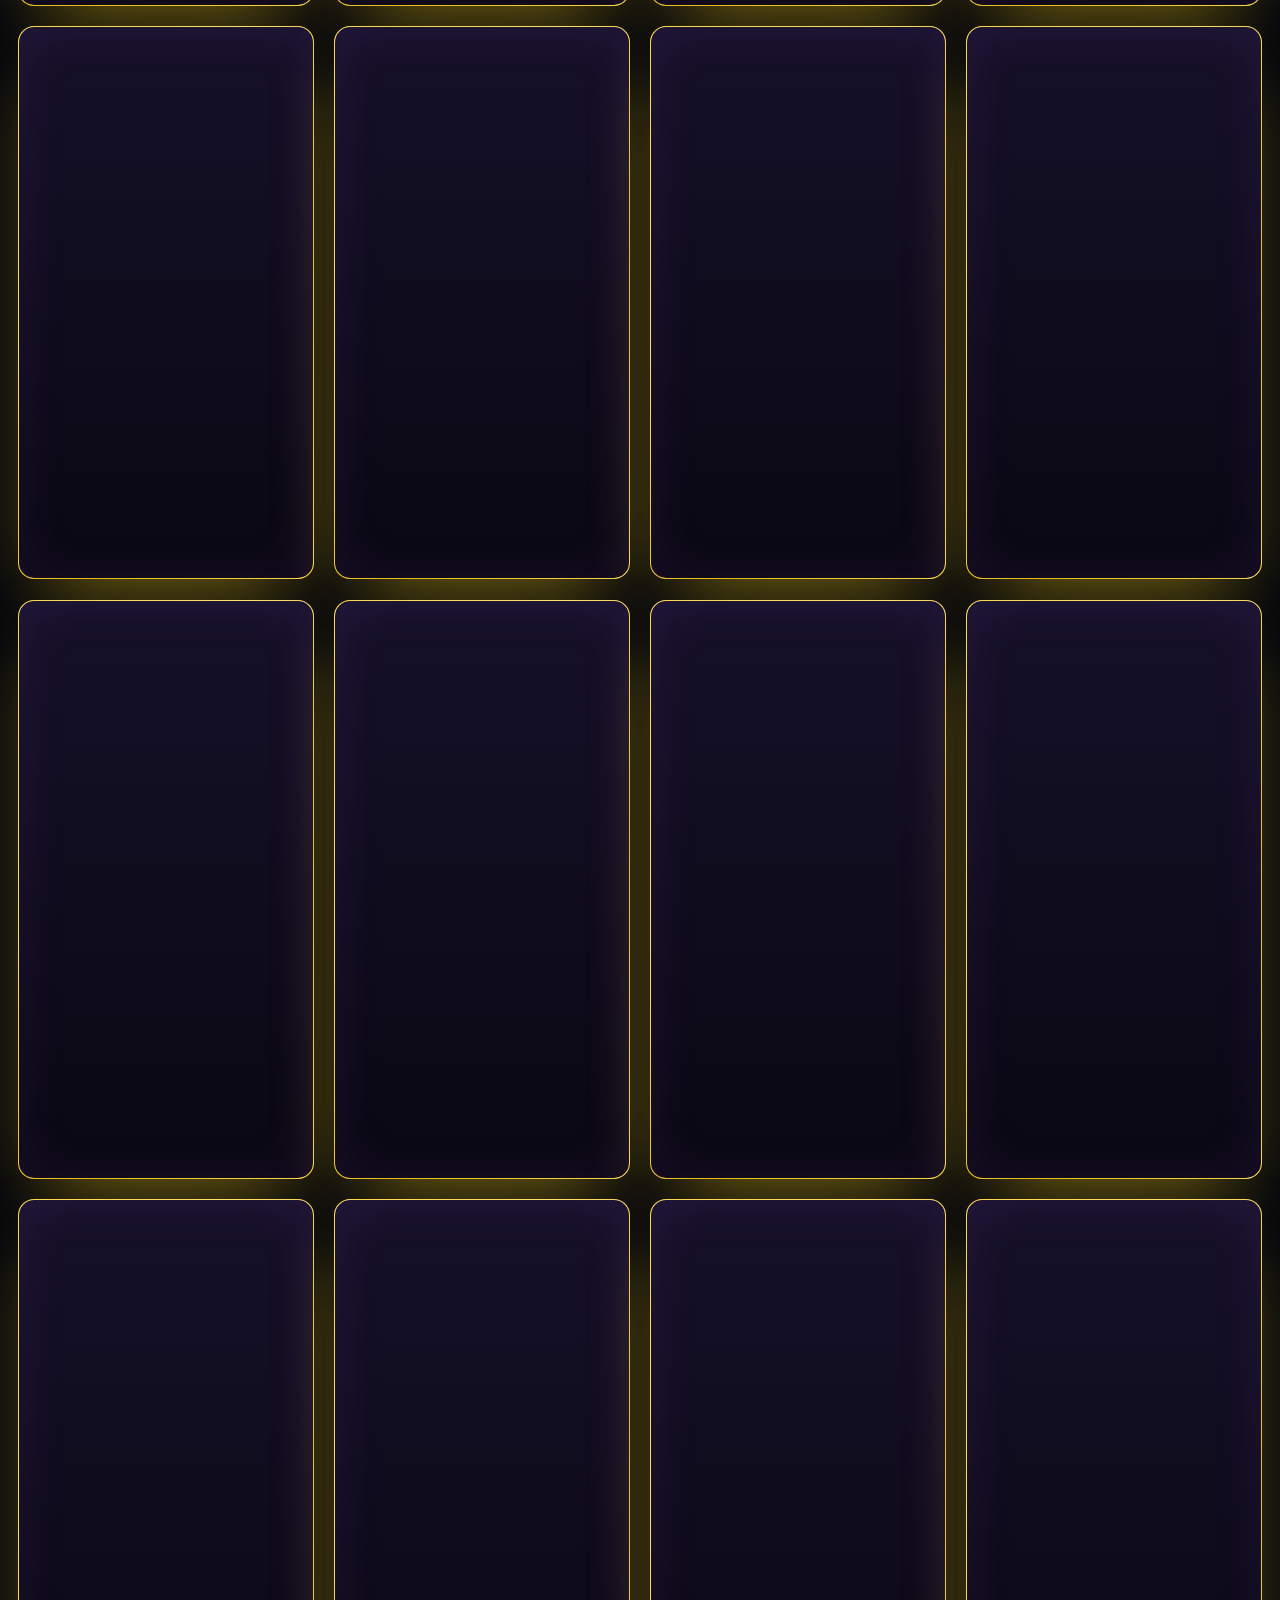
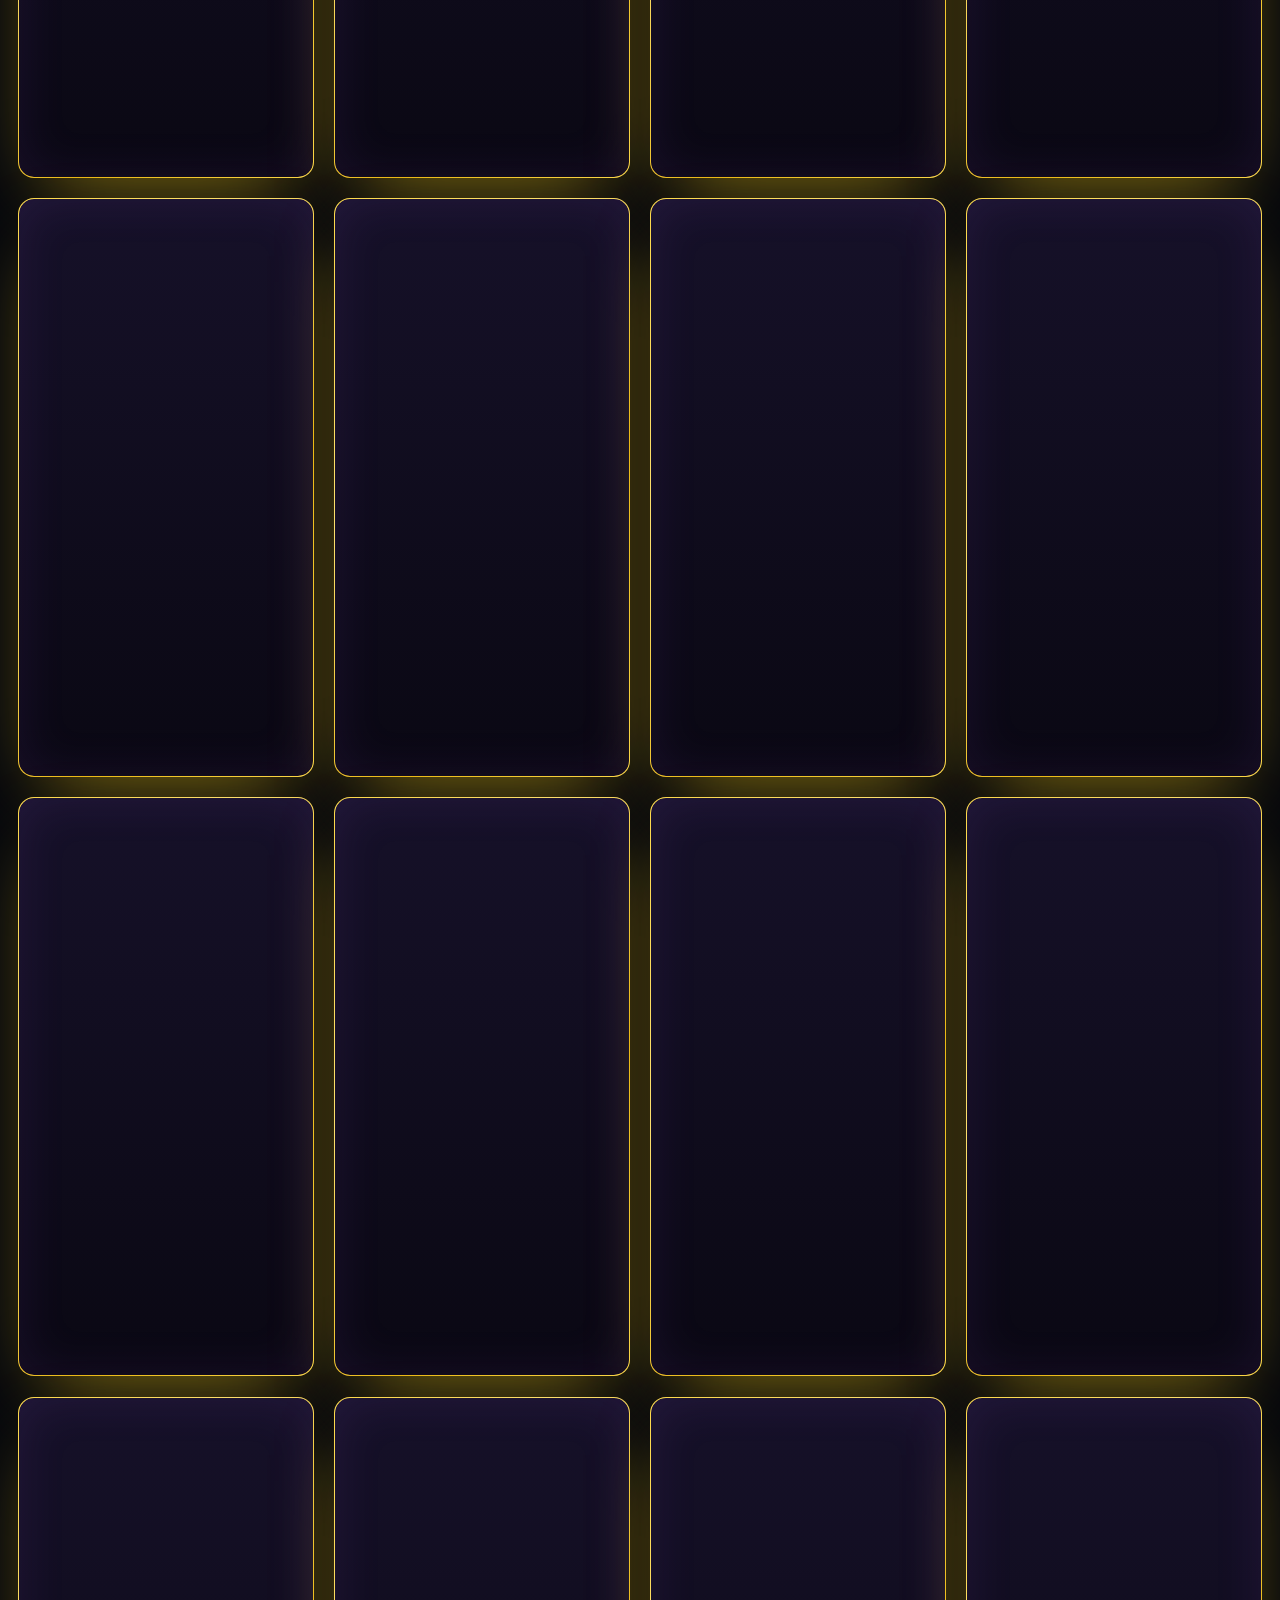
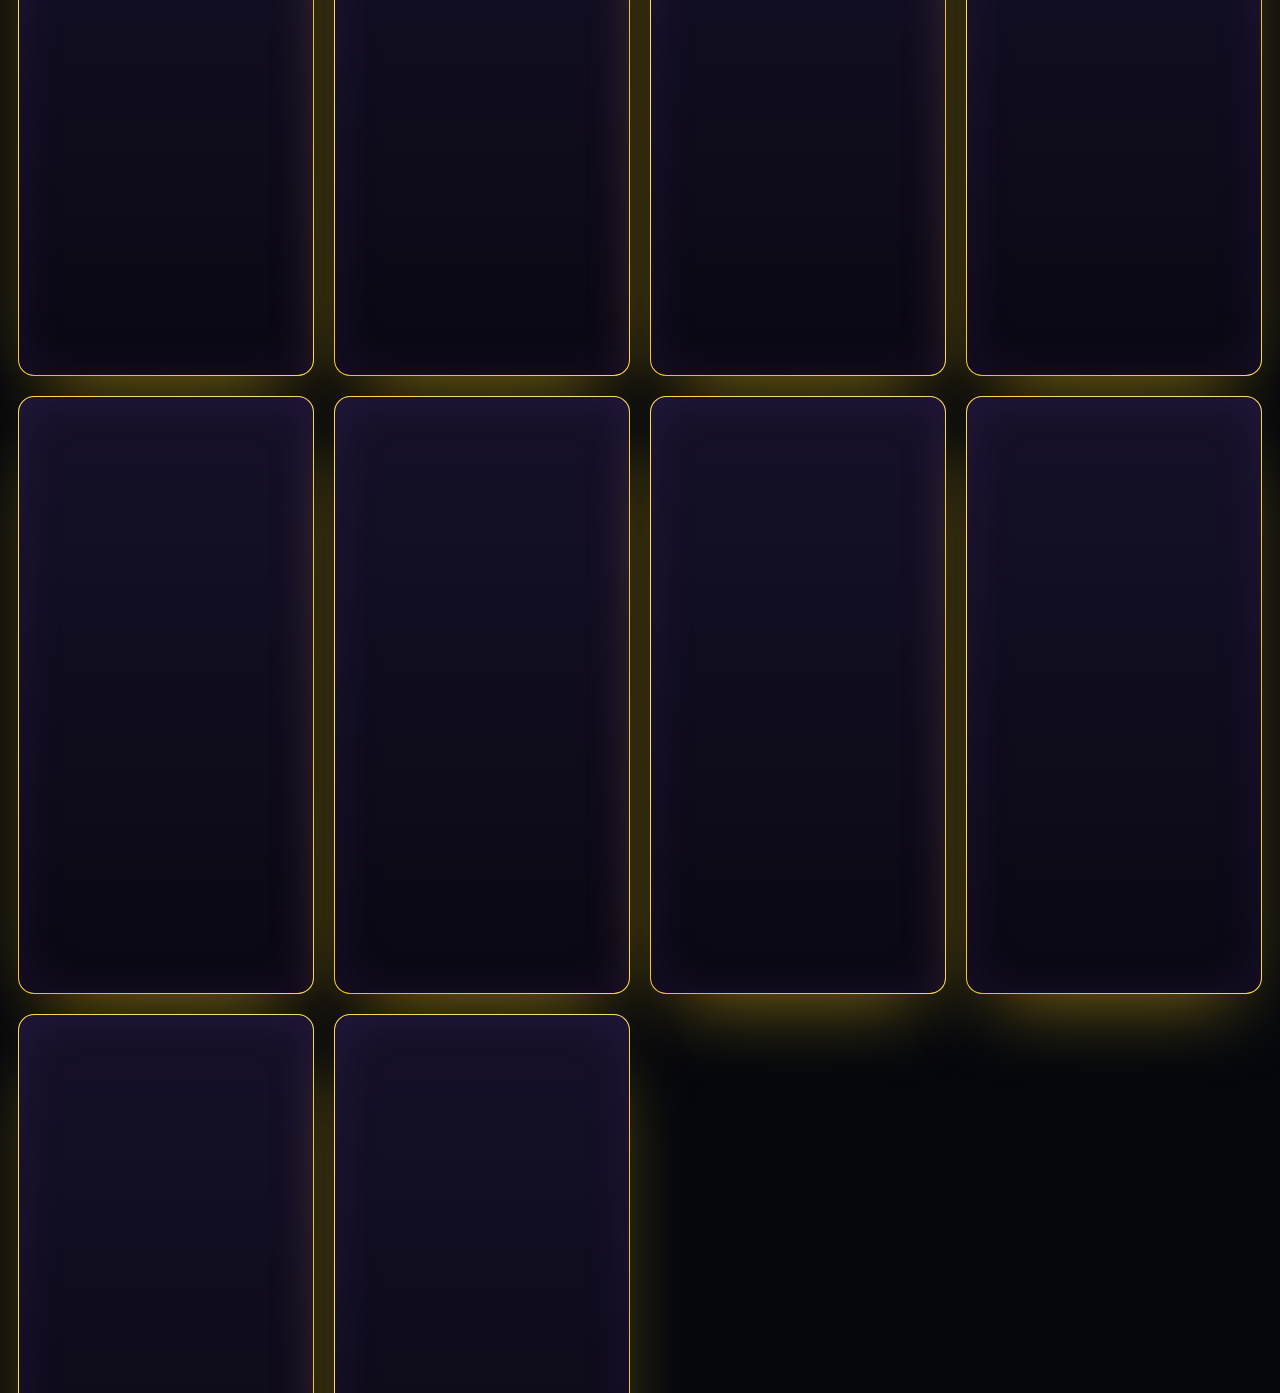
<file: skrzynki/skrzynki.html>
﻿<!DOCTYPE html>
<html lang="pl">
<head>
<meta charset="utf-8">
<meta name="description" content="Symulator otwierania skrzynek CS2 — bez prawdziwych pieniędzy. Otwieraj, kolekcjonuj, walcz z AI!">
<meta name="theme-color" content="#05070d">
<meta name="viewport" content="width=device-width, initial-scale=1">
<title>Case Opener — symulator skrzynek CS2</title>
<link rel="stylesheet" href="css/style.css">
</head>
<body>
<div id="bgfx">
  <div class="grid"></div>
  <div class="orb o1"></div><div class="orb o2"></div><div class="orb o3"></div>
</div>

<div id="app">
<header id="topbar">
  <div id="logo">
    <span class="mark">★</span>
    <span>CASE OPENER<small>SYMULATOR SKRZYNEK</small></span>
  </div>
  <div class="tabs">
    <button class="tab active" data-view="shop"><span class="ti">🗝️</span><span class="tl">Skrzynki</span><span class="cnt" id="eventCaseCount" style="display:none">0</span></button>
    <button class="tab" data-view="bots"><span class="ti">🤖</span><span class="tl">Bazar botów</span><span class="cnt" id="botCount">0</span></button>
    <button class="tab" data-view="market"><span class="ti">🛒</span><span class="tl">Sklep</span><span class="cnt" id="shopCount">0</span></button>
    <button class="tab" data-view="codes"><span class="ti">🔑</span><span class="tl">Kody</span><span class="cnt" id="codeCount">0</span></button>
    <button class="tab" data-view="inv"><span class="ti">🎒</span><span class="tl">Ekwipunek</span><span class="cnt" id="invCount" style="display:none">0</span></button>
    <button class="tab" data-view="stats"><span class="ti">📊</span><span class="tl">Statystyki</span></button>
    <button class="tab" data-view="up"><span class="ti">🚀</span><span class="tl">Ulepszenia</span><span class="cnt" id="upCount">0</span></button>
    <button class="tab" data-view="battle"><span class="ti">⚔️</span><span class="tl">Bitwy</span><span class="cnt" id="battleCount">0</span></button>
    <button class="tab" data-view="album"><span class="ti">📖</span><span class="tl">Album</span><span class="cnt" id="albumCount" style="display:none">0</span></button>
    <button class="tab" data-view="daily"><span class="ti">🎯</span><span class="tl">Misje</span><span class="cnt" id="dailyCount" style="display:none">0</span></button>
    <button class="tab" data-view="casino"><span class="ti">🎰</span><span class="tl">Kasyno</span></button>
    <button class="tab" data-view="events"><span class="ti">🎉</span><span class="tl">Eventy</span></button>
    <button class="tab" data-view="season"><span class="ti">🏆</span><span class="tl">Sezon</span></button>
  </div>
  <div class="spacer"></div>
  <span id="saveFlag" class="save-flag">✓ zapisano</span>
  <span id="saveStatus" class="save-status" role="button" tabindex="0" title="Ostatni zapis — kliknij, aby skopiować kod">✓ —</span>
  <div id="rankPill" class="rank-pill"></div>
  <button class="tb-btn" id="fastBtn" title="Pomiń animację otwierania">⚡ Szybkie</button>
  <button class="tb-btn" id="eventBtn" title="Losowe eventy, mini eventy i admin abuse w święta">🎉 Eventy</button>
  <button class="tb-btn" id="bonusBtn" title="Darmowe monety co 20 sekund">🎁 Bonus <span class="cd"></span></button>
  <button class="tb-btn" id="soundBtn" title="Dźwięk">🔊</button>
  <button class="tb-btn" id="backupBtn" title="Kopia zapisu — wyeksportuj lub wczytaj kod">💾 Kopia</button>
  <button class="tb-btn tb-icon" id="settingsBtn" title="Ustawienia" aria-label="Ustawienia"><span class="settings-gear">⚙</span></button>
  <div class="balance"><span class="coin">🪙</span><span id="balance">0</span></div>
  <button class="tb-btn" id="resetBtn" title="Zacznij od nowa">Reset</button>
</header>

<div id="eventBar" class="event-bar" hidden></div>

<main>
  <section class="view active" id="view-shop">
    <h2 class="sec-title">Skrzynki <span class="line"></span><span class="muted" id="shopHint"></span></h2>
    <div class="shop-filters" id="caseFilters" aria-label="Kategorie skrzynek"></div>
    <div class="case-grid" id="caseGrid"></div>
  </section>

  <section class="view" id="view-bots">
    <h2 class="sec-title">🤖 Bazar botów <span class="line"></span>
      <span class="muted" id="botHint"></span>
      <button class="tb-btn" id="botRefresh" title="Poproś boty o nowy towar">🔄 Nowe oferty</button>
    </h2>
    <div class="bot-note">
      <span class="bnote-ico">🛒</span>
      <div>
        <b>Boty sprzedają ograniczoną liczbę broni i skrzynek.</b> Każda oferta ma swój zapas —
        gdy go wykupisz, znika do następnej rotacji. Ceny są <b>niższe albo wyższe</b> od normalnych,
        więc opłaca się porównywać: zielona plakietka to okazja, czerwona to przepłacanie.
        Każdy bot ma też <b>reputację</b> — kupuj u niego, żeby zdobywać poziomy i rabaty do <b>10%</b>.
        Tylko tutaj kupisz <b>4 skrzynki niedostępne w zwykłym sklepie</b>: 🕶️ Przemytnika, 🎲 Hazardzisty,
        🌾 Żniwiarza i 🏷️ Naklejek. Kupione skrzynki lądują w <b>zapasie</b> w zakładce Skrzynki —
        ale są <b>jednorazowe</b>: po otwarciu znikają i <b>nie da się ich wznowić za monety</b>.
        Kolejną musisz upolować u bota. W dwóch nowych skrzynkach czekają <b>✦ Relikty</b>:
        kosy, noże, naklejki i ozdoby — każdy ma własne osiągnięcie.
        Czasem trafi się też <b>🧳 rzadka walizka</b> — 🧤 Walizka Rękawic albo 💼 Walizka Ostrzy.
        <b>Rękawice wypadają wyłącznie z walizek</b>, a szansa na ofertę walizki rośnie z reputacją
        u danego bota (od <b>2,5%</b> do <b>18%</b>). Kupiona walizka trafia do <b>Ekwipunku</b> —
        otwierasz ją tam, kiedy chcesz, z pełną animacją. Walizki też są jednorazowe.
        Pod ofertami botów znajdziesz też <b>🔑 Kody</b> — wszystkie z kolekcji, w tym
        <b>jeden bardzo rzadki</b>. Każdy kod kupisz u bota tylko raz.
      </div>
    </div>
    <div class="bot-grid" id="botGrid"></div>

    <h2 class="sec-title black-title" style="margin-top:34px">🕶️ Czarny rynek <span class="line"></span><span class="muted" id="blackHint"></span></h2>
    <div class="bot-note black-note">
      <span class="bnote-ico">🕶️</span>
      <div>
        <b>Raz na tydzień jedna wyjątkowa oferta.</b> Może to być <b>walizka</b>, <b>nóż</b>
        albo <b>rzadki kod</b> — tylko jedna sztuka, bez powtórek w tym tygodniu.
        Cena bywa wysoka, ale to okazja, której nie kupisz w zwykłym Sklepie.
        Nowa oferta pojawia się automatycznie co 7 dni.
      </div>
    </div>
    <div class="black-market" id="blackMarket"></div>

    <h2 class="sec-title weekly-title" style="margin-top:34px">📅 Kontrakty tygodniowe <span class="line"></span><span class="muted" id="bazarWeeklyHint"></span></h2>
    <div class="bot-note weekly-note">
      <span class="bnote-ico">📅</span>
      <div>
        <b>Trzy dodatkowe zadania na tydzień — niezależne od Misji.</b>
        Kontrakty dotyczą życia bazaru: kupowania u botów, otwierania skrzynek, sprzedaży
        i wygranych bitew. Postęp liczy się sam, a nagrody odbierasz tutaj.
        Zestaw resetuje się co 7 dni.
      </div>
    </div>
    <div class="mission-grid" id="bazarWeekly"></div>

    <h2 class="sec-title" style="margin-top:34px">🔑 Kody u botów <span class="line"></span><span class="muted" id="codeShopHint"></span></h2>
    <div class="code-note">
      <span class="cn-ico">🔑</span>
      <div>
        <b>Wszystkie kody z kolekcji są też w bazarze.</b> Każdy kod możesz kupić u botów
        <b>tylko raz na profil</b> — potem zostaje w Twojej kolekcji. Ceny są poniżej nagrody,
        ale to jednorazowa okazja. <b>Kod odsłania się dopiero po zakupie</b> — wcześniej jest
        ukryty. Wśród nich jest <b>jeden bardzo rzadki kod</b> 🌌 — najdroższy
        i najbardziej opłacalny, dostępny <b>tylko u botów</b>. Pozostałe kody wypadają też
        bardzo rzadko ze zwykłych skrzynek.
      </div>
    </div>
    <div class="code-very-banner">🌌 <span><b>Dodatkowy kod bardzo rzadki:</b> Kod Otchłani — nagroda 🪙 10 000 000. Tylko u botów, raz na profil.</span></div>
    <div class="code-grid" id="codeShop"></div>
  </section>

  <section class="view" id="view-market">
    <h2 class="sec-title">🛒 Sklep <span class="line"></span>
      <span class="muted" id="marketHint"></span>
    </h2>
    <div class="shop-happy" id="shopHappy" aria-live="polite"></div>
    <div class="shop-note">
      <span class="bnote-ico">🏪</span>
      <div>
        <b>Stały katalog broni — bez losowych ofert i targowania.</b>
        Kupujesz dokładnie tę broń, którą widzisz, od ręki. Ceny regularne są stałe i niezależne od reputacji.
        Co 30 minut 3 pozycje trafiają do <b>promocji</b> — z limitowaną pulą sztuk.
        Najlepsze okazje znajdziesz na początku katalogu.
        Noże, walizki i rzadkie skrzynki upolujesz w <b>Bazarze botów</b>, a skrzynki otwierasz
        w zakładce <b>Skrzynki</b>.
      </div>
    </div>
    <div class="shop-catalog" id="shopGrid"></div>

    <h2 class="sec-title" style="margin-top:34px">🎁 Pakiety <span class="line"></span><span class="muted" id="packHint"></span></h2>
    <div class="bot-note event-note">
      <span class="bnote-ico">🎁</span>
      <div>
        <b>Pakiet startowy jest darmowy i jednorazowy.</b> Pozostałe pakiety kupujesz za monety,
        a ich zawartość jest losowa — <b>czasem okazja, czasem strata</b>.
        Bronie trafiają do ekwipunku, skrzynki do zapasu, a kody do zakładki Kody.
      </div>
    </div>
    <div class="pack-grid" id="packGrid"></div>
    <div id="packResult" aria-live="polite"></div>

    <h2 class="sec-title" style="margin-top:34px">🎰 Eventy efektów <span class="line"></span><span class="muted" id="fxEventHint"></span></h2>
    <div class="bot-note event-note">
      <span class="bnote-ico">🎰</span>
      <div>
        <b>Kup czasowy event na wybrany efekt broni</b> — np. 💎 Diamentowy albo 🌈 Tęczowy.
        Przez <b>10 minut</b> ten efekt ma <b>4× większą wagę</b> przy dropach, a każdy aktywny event
        dodaje <b>+5% ogólnej szansy na efekt</b> (eventowe szczęście / luck).
        Możesz mieć kilka eventów naraz; kolejny zakup tego samego efektu przedłuża czas.
      </div>
    </div>
    <div class="event-grid" id="fxEventGrid"></div>

    <h2 class="sec-title" style="margin-top:34px">🎉 Oferty eventowe <span class="line"></span><span class="muted" id="eventHint"></span></h2>
    <div class="bot-note event-note">
      <span class="bnote-ico">🎉</span>
      <div>
        <b>Eventowe oferty:</b> bronie, skrzynie i — <b>bardzo rzadko</b> — kody.
        Kod pojawia się tylko w nielicznych rotacjach (około <b>5%</b>) i znika razem z nowymi ofertami.
        To okazja, ale nie licz na nią co kilka minut.
      </div>
    </div>
    <div class="event-grid" id="eventGrid"></div>
  </section>

  <section class="view" id="view-codes">
    <h2 class="sec-title">🔑 Kody <span class="line"></span><span class="muted" id="codeHint"></span></h2>
    <div class="code-note">
      <span class="cn-ico">🔑</span>
      <div>
        Kody to <b>bardzo rzadkie bonusy</b> — mogą wypaść dodatkowo przy otwieraniu skrzynki
        (szansa <b>0,06%</b> na otwarcie, czyli około 1 na 1667). Wpisz kod poniżej albo kliknij
        <b>Odbierz</b> na karcie, żeby zamienić go na monety. Kod zużywa się po odebraniu, ale jego
        nazwa zostaje w osiągnięciach. Wszystkie kody znajdziesz też u botów w zakładce
        <b>Bazar botów</b>. <b>Kod Otchłani</b> jest dodatkową, bardzo rzadką ofertą dostępną
        <b>tylko u botów</b>.
      </div>
    </div>
    <div class="code-redeem">
      <input id="codeInput" placeholder="Wpisz kod, np. KOD-NEON-25" autocomplete="off" spellcheck="false">
      <button class="btn primary" id="codeRedeem">Odbierz kod</button>
      <span class="muted" id="codeRedeemHint"></span>
    </div>
    <h2 class="sec-title" style="margin-top:28px">Twoje kody <span class="line"></span><span class="muted" id="codeOwnedHint"></span></h2>
    <div class="code-grid" id="codeOwned"></div>
  </section>

  <section class="view" id="view-inv">
    <h2 class="sec-title">Ekwipunek <span class="line"></span></h2>
    <div class="inv-toolbar">
      <span class="pill">Przedmiotów: <b id="invTotal">0</b></span>
      <span class="pill" id="invSuitPill" hidden>🧳 Walizki: <b id="invSuitTotal">0</b></span>
      <span class="pill">Wartość: <span class="big" id="invValue">0</span></span>
      <span class="muted">Kliknij przedmiot, aby sprzedać (<span id="sellRateHint">90% wartości</span>) · ♥ chroni przed sprzedażą · drogie przedmioty wymagają potwierdzenia</span>
      <div class="spacer"></div>
      <input id="invSearch" class="inv-search" type="search" placeholder="🔎 Szukaj broni lub skina…" autocomplete="off" spellcheck="false" aria-label="Szukaj w ekwipunku">
      <select id="invFilter">
        <option value="all">Wszystkie rzadkości</option>
        <option value="fav">♥ Tylko ulubione</option>
        <option value="dupes">♻ Tylko duplikaty</option>
        <option value="special">★ Rzadkie specjalne</option>
        <option value="gloves">🧤 Rękawice</option>
        <option value="relic">✦ Relikty</option>
        <option value="covert">Covert</option>
        <option value="classified">Classified</option>
        <option value="restricted">Restricted</option>
        <option value="mil">Mil-Spec</option>
      </select>
      <select id="invSort">
        <option value="value">Najdroższe</option>
        <option value="new">Najnowsze</option>
        <option value="rarity">Najrzadsze</option>
        <option value="name">Nazwa A–Z</option>
      </select>
      <button class="tb-btn" id="sellDupes">Sprzedaj duplikaty</button>
      <button class="tb-btn" id="sellCheap">Sprzedaj poniżej progu</button>
      <button class="tb-btn" id="sellAll">Sprzedaj wszystko</button>
    </div>
    <div class="inv-suit-wrap" id="invSuitWrap" hidden>
      <div class="inv-suit-head">🧳 Walizki z bazaru <span class="muted">Otwórz, kiedy chcesz — z animacją</span></div>
      <div class="inv-suitcases" id="invSuitcases"></div>
    </div>
    <div class="inv-grid" id="invGrid"></div>
  </section>

  <section class="view" id="view-up">
    <h2 class="sec-title">Ulepszenia <span class="line"></span><span class="muted" id="upHint"></span></h2>
    <div class="up-grid" id="upGrid"></div>
  </section>

  <section class="view" id="view-battle">
    <h2 class="sec-title">Bitwy na skrzynki <span class="line"></span><span class="muted" id="battleHint"></span></h2>
    <div class="battle-note">
      <span class="bn-ico">⚔️</span>
      <div class="bn-txt">
        Wybierz skrzynkę i ile skrzynek losuje każda strona. <b>Kto ma lepszy zestaw
        (suma wartości), ten bierze wszystko</b> — przy równych sumach decyduje najlepszy tier.
        Pełny remis oznacza, że pula przepada. Twoje 🎯 Szczęście i 🔪 Łowca Noży liczą się
        tylko dla Ciebie, ale przewaga jest ograniczona — AI gra na bazowych szansach.
        ⚔️ <b>Wojownik</b> zwiększa wartość przedmiotów, które <b>wygrywasz</b>, a nie szansę
        na wygraną, więc walki pozostają wyrównane. Perk 📦 Hurt daje rabat w bitwie 5×5.
        Aktywna 🍀 <b>koniczyna</b> ze skrzynek działa też tutaj.
      </div>
    </div>
    <div class="battle-pick" id="battlePick"></div>
    <div class="battle-size">
      <span class="bs-label">Ile skrzynek na stronę?</span>
      <div class="bs-opts" id="battleSize"></div>
      <span class="bs-note" id="battleSizeNote"></span>
    </div>
    <div class="battle-go">
      <button class="btn primary" id="fightBtn">⚔️ Walcz</button>
      <button class="btn auto-btn" id="autoBtn" title="Walcz automatycznie, dopóki starcza monet">🔁 Auto-walka</button>
      <button class="btn boss-btn" id="bossBtn" title="Walcz z bossem — ogromna stawka, potężne nagrody">👹 Boss</button>
      <button class="btn koh-btn" id="kohBtn" title="Królowa góry — ryzyko wszystkiego za potężną pulę">🎰 Królowa góry</button>
      <div class="battle-cost" id="battleCost"></div>
    </div>
    <h2 class="sec-title">Ostatnie bitwy <span class="line"></span></h2>
    <div class="battle-log" id="battleLog"></div>
  </section>

  <section class="view" id="view-stats">
    <h2 class="sec-title">Statystyki <span class="line"></span></h2>
    <div class="stat-grid" id="statGrid"></div>
    <h2 class="sec-title">🏆 Osiągnięcia <span class="line"></span><span class="muted" id="achHint"></span></h2>
    <div class="ach-grid" id="achGrid"></div>
    <h2 class="sec-title">🎨 Kosmetyki <span class="line"></span><span class="muted" id="cosHint"></span></h2>
    <div class="cos-grid" id="cosGrid"></div>
    <h2 class="sec-title">Ostatnie zdobycze <span class="line"></span></h2>
    <div class="recent-list" id="recentList"></div>
  </section>

  <section class="view" id="view-album">
    <h2 class="sec-title">📖 Album kolekcji <span class="line"></span><span class="muted" id="albumHint"></span></h2>
    <div class="alb-sum" id="albSum"></div>
    <div class="alb-pick" id="albPick"></div>
    <div class="alb-body" id="albBody"></div>
  </section>

  <section class="view" id="view-daily">
    <div class="daily-hub" id="dailyHub"></div>
    <h2 class="sec-title">🎯 Misje dzienne <span class="line"></span><span class="muted" id="dailyHint"></span></h2>
    <div class="mission-grid" id="missionGrid"></div>
    <div class="daily-note">
      <span class="dn-ico">🎯</span>
      <div><b>Cztery misje na dziś</b> — trzy spokojne i jedno <b>wyzwanie ★</b>. Nowe dostajesz o północy.
      Nagrodą są monety albo 🍀 czas koniczyny (ta sama, która wypada ze skrzynek). Dwie misje możesz
      <b>wymienić w ciągu dnia</b> przyciskiem 🔄. Postęp liczy się z tego, co robisz w grze — otwieranie,
      sprzedaż, bitwy (także te w 🔁 auto-walce) oraz zakupy w 🚀 ulepszeniach.</div>
    </div>

    <h2 class="sec-title" style="margin-top:34px">📅 Misje tygodniowe <span class="line"></span><span class="muted" id="weeklyHint"></span></h2>
    <div class="mission-grid" id="weeklyGrid"></div>
    <div class="daily-note wn">
      <span class="dn-ico">📅</span>
      <div><b>Dziesięć misji na cały tydzień</b> — zestaw startuje, gdy go pierwszy raz zobaczysz, i trwa
      <b>7 dni</b>, potem losuje się nowy (licznik w nagłówku). Każda misja ma <b>poziom trudności</b>:
      ⭐ Łatwa, ⭐⭐ Średnia, ⭐⭐⭐ Trudna, ⭐⭐⭐⭐ Ekstremalna — poziomy widać na karcie, a trudniejsze mają
      <b>znacznie większy cel i większą nagrodę</b> (monety albo dłuższą 🍀 koniczynę). W zestawie są
      3 łatwe, 3 średnie, 2 trudne i 2 ekstremalne. Dwie misje możesz <b>wymienić w ciągu tygodnia</b> (🔄),
      a postęp liczy się z tej samej gry co dziennie — w tym ✨ efekty na broniach.</div>
    </div>
  </section>
  <section class="view" id="view-casino">
    <div class="casino-hero">
      <div>
        <h2 class="sec-title">🎰 Kasyno skinów <span class="line"></span></h2>
        <p class="casino-sub">Cztery gry, jedna pula wirtualnych monet. Obstawiaj skiny, łap mnożniki, odkrywaj pola i wspinaj się w rangach CS2.</p>
      </div>
      <div class="casino-chips">
        <span>💠 Wirtualna waluta</span>
        <span>🎮 4 gry + liga</span>
        <span>🎖️ Rangi CS2</span>
      </div>
    </div>

    <!-- Profil Rangi -->
    <div id="casinoRankBox" class="casino-rank-box"></div>

    <div class="casino-subtabs" id="casinoSubTabs" role="tablist" aria-label="Gry w kasynie">
      <button class="casino-subtab active" data-casino-tab="cf" role="tab" aria-selected="true"><span>🪙</span> Coinflip</button>
      <button class="casino-subtab" data-casino-tab="crash" role="tab" aria-selected="false"><span>🚀</span> Crash</button>
      <button class="casino-subtab" data-casino-tab="dice" role="tab" aria-selected="false"><span>🎲</span> Kości</button>
      <button class="casino-subtab" data-casino-tab="mines" role="tab" aria-selected="false"><span>💣</span> Mines</button>
      <button class="casino-subtab" data-casino-tab="plinko" role="tab" aria-selected="false"><span>🎯</span> Plinko</button>
      <button class="casino-subtab" data-casino-tab="wheel" role="tab" aria-selected="false"><span>🎡</span> Ruletka <em>NOWA</em></button>
      <button class="casino-subtab" data-casino-tab="league" role="tab" aria-selected="false"><span>🏆</span> Liga</button>
      <button class="casino-subtab" data-casino-tab="upgrade" role="tab" aria-selected="false"><span>⚗️</span> Upgrader <em>NOWA</em></button>
    </div>

    <div class="casino-grid">
      <!-- COINFLIP -->
      <div class="casino-card cf-card casino-panel active" data-casino-panel="cf" role="tabpanel">
        <div class="cc-head">
          <div class="cc-title">
            <span class="cc-kicker">GRA 01 · PvP</span>
            <h3>🪙 Coinflip</h3>
          </div>
          <span class="tag">50 / 50</span>
        </div>
        <p class="muted">Zaznacz od 1 do 10 skinów, wybierz stronę monety i rzuć wyzwanie. Wygrana zostawia skiny w ekwipunku i dodaje ich wartość w monetach — przegrana zabiera obstawione przedmioty.</p>

        <div class="cf-stage" id="cfStage">
          <div class="cf-aura"></div>
          <div class="cf-rings" aria-hidden="true"><i></i><i></i><i></i></div>
          <div class="cf-sparks" aria-hidden="true">
            <span class="cf-spark" style="--a:0deg;--r:88px;--d:.02s;--sp:#ffd700"></span>
            <span class="cf-spark" style="--a:45deg;--r:78px;--d:.06s;--sp:#45e6ff"></span>
            <span class="cf-spark" style="--a:90deg;--r:92px;--d:.03s;--sp:#ffd700"></span>
            <span class="cf-spark" style="--a:135deg;--r:74px;--d:.09s;--sp:#ff8a1e"></span>
            <span class="cf-spark" style="--a:180deg;--r:86px;--d:.05s;--sp:#ffffff"></span>
            <span class="cf-spark" style="--a:225deg;--r:80px;--d:.11s;--sp:#45e6ff"></span>
            <span class="cf-spark" style="--a:270deg;--r:94px;--d:.04s;--sp:#ffd700"></span>
            <span class="cf-spark" style="--a:315deg;--r:76px;--d:.08s;--sp:#ff8a1e"></span>
          </div>
          <div class="cf-shadow" aria-hidden="true"></div>
          <div class="cf-coin" id="cfCoin" role="img" aria-label="Moneta coinflip: Orzeł i Reszka">
            <div class="cf-side cf-orzel">
              <svg class="cf-svg" viewBox="0 0 128 128" aria-hidden="true" shape-rendering="geometricPrecision" text-rendering="geometricPrecision">
                <circle cx="64" cy="64" r="64" fill="#0a1428"/>
                <circle cx="64" cy="64" r="61" fill="none" stroke="#3b82f6" stroke-width="2.5"/>
                <circle cx="64" cy="64" r="54" fill="#101f3d"/>
                <circle cx="64" cy="64" r="53" fill="none" stroke="#60a5fa" stroke-width="1" opacity=".55"/>
                <circle cx="64" cy="64" r="48" fill="none" stroke="#60a5fa" stroke-width="2.2" stroke-dasharray="2.6 10" opacity=".55"/>
                <path d="M47 45 L49 29 L57 39 L64 27 L71 39 L79 29 L81 45 Z" fill="#dbeafe"/>
                <text x="64" y="82" text-anchor="middle" font-family="Segoe UI,Arial,sans-serif" font-size="44" font-weight="900" fill="#f8fbff">O</text>
                <text x="64" y="102" text-anchor="middle" font-family="Segoe UI,Arial,sans-serif" font-size="11" font-weight="800" letter-spacing="2.2" fill="#bfdbfe">ORZEŁ</text>
              </svg>
            </div>
            <div class="cf-side cf-reszka">
              <svg class="cf-svg" viewBox="0 0 128 128" aria-hidden="true" shape-rendering="geometricPrecision" text-rendering="geometricPrecision">
                <circle cx="64" cy="64" r="64" fill="#171006"/>
                <circle cx="64" cy="64" r="61" fill="none" stroke="#f59e0b" stroke-width="2.5"/>
                <circle cx="64" cy="64" r="54" fill="#2b1d09"/>
                <circle cx="64" cy="64" r="53" fill="none" stroke="#fbbf24" stroke-width="1" opacity=".55"/>
                <circle cx="64" cy="64" r="48" fill="none" stroke="#fbbf24" stroke-width="2.2" stroke-dasharray="2.6 10" opacity=".55"/>
                <path d="M64 22 L67.2 32.8 L78 36 L67.2 39.2 L64 50 L60.8 39.2 L50 36 L60.8 32.8 Z" fill="#fde68a"/>
                <text x="64" y="82" text-anchor="middle" font-family="Segoe UI,Arial,sans-serif" font-size="44" font-weight="900" fill="#fff7e6">R</text>
                <text x="64" y="102" text-anchor="middle" font-family="Segoe UI,Arial,sans-serif" font-size="11" font-weight="800" letter-spacing="2.2" fill="#fde68a">RESZKA</text>
              </svg>
            </div>
          </div>
          <div class="cf-impact" aria-hidden="true"></div>
        </div>

        <div class="casino-result" id="cfResult">Wybierz stronę monety, aby rozpocząć rzut.</div>

        <div class="cf-actions">
          <button class="btn primary cf-btn ct" id="cfPickCT">🦅 Obstaw Orła</button>
          <button class="btn gold cf-btn t" id="cfPickT">✦ Obstaw Reszkę</button>
        </div>
        <div class="cf-free">
          <button class="mini-btn" id="cfFreeSpin" title="Darmowy rzut monetą bez ryzyka — z mini eventów">🎁 Darmowy spin <b id="cfFreeCount">0</b></button>
          <span class="muted">bez ryzyka · wygrana to bonusowe monety</span>
        </div>

        <div class="cf-toolbar">
          <div class="cf-summary">
            <span>Pula:</span>
            <b id="cfSumVal">🪙 0</b>
            <span class="cf-count" id="cfCount">0 / 10</span>
          </div>
          <div class="cf-tools">
            <button class="mini-btn" id="cfSelectBest">⭐ Top 10</button>
            <button class="mini-btn" id="cfClear">✕ Wyczyść</button>
          </div>
        </div>
        <div class="cf-subline">
          <span id="cfStreak">passa: —</span>
          <span>Kliknij skiny poniżej, aby je obstawić</span>
        </div>
        <div class="cf-items" id="cfItems"></div>
        <div class="ch-list" id="cfHistory"></div>
      </div>

      <!-- CRASH -->
      <div class="casino-card crash-card casino-panel" data-casino-panel="crash" role="tabpanel">
        <div class="cc-head">
          <div class="cc-title">
            <span class="cc-kicker">GRA 02 · NA CZAS</span>
            <h3>🚀 Crash</h3>
          </div>
          <span class="tag">Ryzyko vs Zysk</span>
        </div>
        <p class="muted">Rakieta rośnie razem z mnożnikiem. Wypłać, zanim eksploduje — im dłużej czekasz, tym większa nagroda i większe ryzyko.</p>

        <div class="crash-arena" id="crashArena">
          <div class="crash-grid-bg"></div>
          <div class="crash-stars"></div>
          <svg class="crash-chart" viewBox="0 0 100 100" preserveAspectRatio="none" aria-hidden="true">
            <defs>
              <linearGradient id="crashLineGrad" x1="0" y1="1" x2="1" y2="0">
                <stop offset="0%" stop-color="#38e08a"/>
                <stop offset="100%" stop-color="#ffd700"/>
              </linearGradient>
            </defs>
            <polyline id="crashLine" points="2,98 2,98" fill="none" stroke="url(#crashLineGrad)" stroke-width="1.8" stroke-linecap="round" stroke-linejoin="round"></polyline>
            <circle id="crashDot" cx="2" cy="98" r="1.5" fill="#ffd700" style="opacity:0"></circle>
          </svg>
          <div class="crash-rocket" id="crashRocket">🚀</div>
          <div class="crash-mult" id="crashMultVal">1,00×</div>
          <div class="crash-status" id="crashStatus">Gotowy do startu</div>
        </div>

        <div class="crash-quick">
          <span>Szybka stawka:</span>
          <button data-crashbet="100">100</button>
          <button data-crashbet="1000">1 K</button>
          <button data-crashbet="10000">10 K</button>
          <button data-crashbet="100000">100 K</button>
        </div>

        <div class="crash-controls">
          <div class="crash-bet-row">
            <label for="crashBetInput">Stawka</label>
            <input type="number" id="crashBetInput" value="500" min="100" step="100">
            <button class="tb-btn" id="crashHalf">½</button>
            <button class="tb-btn" id="crash2x">2×</button>
            <button class="tb-btn" id="crashMax">MAX</button>
          </div>
          <div class="crash-auto-row">
            <label class="crash-check"><input type="checkbox" id="crashAutoOn"> Auto-wypłata</label>
            <input type="number" id="crashAutoInput" value="2.00" min="1.01" step="0.1" aria-label="Mnożnik auto-wypłaty">
            <span>×</span>
          </div>
          <div class="crash-btn-row">
            <button class="btn primary" id="crashStartBtn">🚀 Rozpocznij lot</button>
            <button class="btn gold" id="crashCashoutBtn" disabled>Wypłać</button>
          </div>
        </div>
        <div class="crash-ups">
          <div class="crash-ups-head"><b>⚙️ Ulepszenia Crash</b><span>tylko ta gra</span></div>
          <div class="crash-ups-grid" id="crashUps"></div>
        </div>
        <div class="ch-list" id="crashHistory"></div>
      </div>

      <!-- DICE -->
      <div class="casino-card dice-card casino-panel" data-casino-panel="dice" role="tabpanel">
        <div class="cc-head">
          <div class="cc-title">
            <span class="cc-kicker">GRA 03 · SZYBKA</span>
            <h3>🎲 Kości</h3>
          </div>
          <span class="tag">BLISKOŚĆ · 4×</span>
        </div>
        <p class="muted">Wybierz swój numer i stronę. Im bliżej wylosowanej liczby trafisz, tym większa wypłata (maks. 50 pól od celu). Dokładne trafienie płaci <b>4×</b> stawki.</p>

        <div class="dice-stage">
          <div class="dice-cube" id="diceCube"><span>🎲</span></div>
          <div class="dice-readout">
            <div class="dice-roll" id="diceRoll">--</div>
            <small>wynik rzutu</small>
          </div>
        </div>

        <div class="casino-result" id="diceResult">Wybierz numer, stronę i rzuć kośćmi.</div>

        <div class="dice-target">
          <div class="dice-target-head"><span>Twój numer</span><b id="diceTargetVal">50</b></div>
          <input type="range" id="diceTarget" min="1" max="100" value="50" aria-label="Twój numer w kościach">
        </div>

        <div class="dice-mode-row">
          <button class="dice-mode active" id="diceModeOver">Powyżej ↑</button>
          <button class="dice-mode" id="diceModeUnder">Poniżej ↓</button>
        </div>

        <div class="dice-meta">
          <span>Szansa: <b id="diceChance">50,0%</b></span>
          <span>Mnożnik: <b id="diceMult">1,05× – 2,60×</b></span>
        </div>
        <div class="dice-exact" id="diceExact">🎯 Dokładnie <b>50</b> (1%) = <b>4×</b></div>

        <div class="dice-bet-row">
          <input type="number" id="diceBet" value="500" min="100" step="100" aria-label="Stawka w kościach">
          <button class="tb-btn" id="diceHalf">½</button>
          <button class="tb-btn" id="dice2x">2×</button>
          <button class="tb-btn" id="diceMax">MAX</button>
        </div>
        <button class="btn primary dice-roll-btn" id="diceRollBtn">🎲 Rzuć kośćmi</button>
        <div class="ch-list" id="diceHistory"></div>
      </div>

      <!-- MINES -->
      <div class="casino-card mines-card casino-panel" data-casino-panel="mines" role="tabpanel">
        <div class="cc-head">
          <div class="cc-title">
            <span class="cc-kicker">GRA 04 · LOGIKA</span>
            <h3>💣 Mines</h3>
          </div>
          <span class="tag">5 × 5</span>
        </div>
        <p class="muted">Wybierz liczbę min, postaw zakład i odkrywaj pola. Każde bezpieczne pole zwiększa mnożnik — możesz wypłacić w dowolnym momencie. Trafienie miny kończy grę. Maksymalny mnożnik: <b>5000×</b>.</p>

        <div class="mines-top">
          <div class="mines-stat"><span>Mnożnik</span><b id="minesMult">1,00×</b></div>
          <div class="mines-stat"><span>Następny</span><b id="minesNext">1,21×</b></div>
          <div class="mines-stat"><span>Wypłata</span><b id="minesPayout">🪙 0</b></div>
        </div>

        <div class="mines-board-wrap">
          <div class="mines-board" id="minesBoard" aria-label="Plansza Mines 5 na 5"></div>
          <div class="mines-lock show" id="minesLock">Postaw zakład, aby odsłonić planszę</div>
        </div>

        <div class="casino-result" id="minesResult">Wybierz liczbę min i rozpocznij grę.</div>

        <div class="mines-settings">
          <div class="mines-mine-row" id="minesCounts">
            <span>Min:</span>
            <button class="mines-count" data-mines-count="3">3</button>
            <button class="mines-count active" data-mines-count="5">5</button>
            <button class="mines-count" data-mines-count="8">8</button>
            <button class="mines-count" data-mines-count="12">12</button>
          </div>
          <div class="mines-bet-row">
            <label for="minesBet">Stawka</label>
            <input type="number" id="minesBet" value="500" min="100" step="100">
            <button class="tb-btn" id="minesHalf">½</button>
            <button class="tb-btn" id="mines2x">2×</button>
            <button class="tb-btn" id="minesMax">MAX</button>
          </div>
        </div>

        <div class="mines-actions">
          <button class="btn primary" id="minesStartBtn">💣 Rozpocznij grę</button>
          <button class="btn gold" id="minesCashoutBtn" disabled>Wypłać</button>
        </div>
        <div class="ch-list" id="minesHistory"></div>
      </div>

      <!-- PLINKO -->
      <div class="casino-card plinko-card casino-panel" data-casino-panel="plinko" role="tabpanel">
        <div class="cc-head">
          <div class="cc-title">
            <span class="cc-kicker">GRA 05 · ZRĘCZNOŚĆ</span>
            <h3>🎯 Plinko</h3>
          </div>
          <span class="tag">8 RZĘDÓW</span>
        </div>
        <p class="muted">Kulka spada w dół, odbijając się od kołków. Im dalej od środka, tym wyższy mnożnik — ale i mniejsza szansa. Wybierz poziom ryzyka i stawkę.</p>

        <div class="plinko-risk" id="plinkoRisk">
          <button class="plinko-risk-btn" data-plinko-risk="low">🟢 Niskie</button>
          <button class="plinko-risk-btn active" data-plinko-risk="mid">🟡 Średnie</button>
          <button class="plinko-risk-btn" data-plinko-risk="high">🔴 Wysokie</button>
        </div>

        <div class="plinko-board-wrap">
          <div class="plinko-board" id="plinkoBoard">
            <div class="plinko-ball" id="plinkoBall"></div>
            <div class="plinko-bins" id="plinkoBins"></div>
          </div>
          <div class="plinko-lock show" id="plinkoLock">Ustaw stawkę i kliknij „Upuść kulkę"</div>
        </div>

        <div class="casino-result" id="plinkoResult">Wybierz stawkę i upuść kulkę.</div>

        <div class="plinko-bet-row">
          <input type="number" id="plinkoBet" value="500" min="100" step="100" aria-label="Stawka w Plinko">
          <button class="tb-btn" id="plinkoHalf">½</button>
          <button class="tb-btn" id="plinko2x">2×</button>
          <button class="tb-btn" id="plinkoMax">MAX</button>
        </div>
        <button class="btn primary plinko-drop-btn" id="plinkoDropBtn">🎯 Upuść kulkę</button>
        <div class="plinko-meta">
          <span>Najwyższy mnożnik: <b id="plinkoTopMult">10×</b></span>
          <span>Kulek: <b id="plinkoBallsVal">1</b></span>
          <span>Stawka: <b id="plinkoBetVal">🪙 500</b></span>
        </div>
        <div class="plinko-ups-head"><b>⚙️ Ulepszenia Plinko</b><span>tylko ta gra</span></div>
        <div class="plinko-ups" id="plinkoUps"></div>
        <div class="ch-list" id="plinkoHistory"></div>
      </div>

      <!-- WHEEL / RULETKA -->
      <div class="casino-card wheel-card casino-panel" data-casino-panel="wheel" role="tabpanel">
        <div class="cc-head">
          <div class="cc-title">
            <span class="cc-kicker">GRA 06 · OBRÓT</span>
            <h3>🎡 Kółko fortuny</h3>
          </div>
          <span class="tag">16 PÓL</span>
          <button class="wheel-help-btn" id="wheelHelpBtn" aria-expanded="false">❓ Jak grać / zdobywać?</button>
        </div>
        <p class="muted">Kręć kołem i celuj w najwyższy mnożnik. 16 pól, szybki obrót i natychmiastowy wynik — im wyższa stawka, tym większa wygrana lub strata.</p>

        <div class="wheel-guide" id="wheelGuide" hidden>
          <div class="wg-head"><b>📖 Poradnik — jak grać i jak zdobywać wszystko</b><button class="icon-btn" id="wheelGuideClose" aria-label="Zamknij poradnik">✕</button></div>
          <div class="wg-grid">
            <div class="wg-card"><span>🎡</span><div><b>Jak grać w Ruletkę</b><p>Ustaw stawkę (min. 100 🪙), wybierz ryzyko (<b>🟢 Niskie / 🟡 Średnie / 🔴 Wysokie</b>) i kliknij „Zakręć kołem". Koło ma 16 pól — wyższe ryzyko daje większe mnożniki, ale więcej słabych pól. Wynik <b>1× lub wyżej</b> to wygrana, poniżej 1× — częściowy zwrot. Przycisk <b>🔁 Auto</b> kręci automatycznie, aż go wyłączysz lub zabraknie monet. To gra dla zabawy, nie „pewny zarobek".</p></div></div>
            <div class="wg-card"><span>🪙</span><div><b>Skąd brać monety</b><p>Darmowy przycisk 🎁 Bonus, sprzedaż skinów z ekwipunku, otwieranie skrzynek, codzienne i tygodniowe misje, kontrakty Bazaru, Happy Hour, nagrody za eventy, idle, łupy z bossów i wygrane w kasynie.</p></div></div>
            <div class="wg-card"><span>💎</span><div><b>Skąd brać diamenty</b><p>Darmowa ścieżka Sezonu daje <b>30 💎 na poziomie 5</b> i <b>50 💎 na poziomie 10</b>. Karnet Mistrza dodaje 30 💎. Ścieżka Premium zwraca 110 💎. Można też wymienić monety: <b>250 000 🪙 = 1 💎</b>, maks. 20 na sezon. Diamenty zostają na kolejne sezony.</p></div></div>
            <div class="wg-card"><span>🩸</span><div><b>Dusze i klucze bossów</b><p>Dusze wypadają za każdą wygraną z bossa (więcej w kampanii i Boss Rush). Klucze Żniwiarza daje Żniwiarz gwarantowanie, reszta bossów z 18% szansą, a dodatkowy za pełny Rush. Wydajesz je w <b>Sklepie Bossów</b> w oknie bossów — na walizki, reroll misji i perk „Władca Areny".</p></div></div>
            <div class="wg-card"><span>🏆</span><div><b>Liga, EXP i rangi</b><p>Wygrane w Ruletce i innych grach kasyna liczą się do tygodniowej Ligi kasyna oraz dają EXP do rang CS2. Awans na wyższą rangę daje darmową skrzynkę. Statystyki, osiągnięcia i album zapełniają się ze wszystkich systemów gry.</p></div></div>
            <div class="wg-card"><span>🧳</span><div><b>Walizki i skrzynki</b><p>Walizki kupujesz u botów (lub za 🩸🔑 w Sklepie Bossów) i otwierasz je w Ekwipunku. Limitowane skrzynki eventowe zdobywasz z eventów, a Skrzynkę Sezonową z premium Sezonu albo jako nagrodę za Boss Rush.</p></div></div>
          </div>
        </div>

        <div class="wheel-risk" id="wheelRisk">
          <button class="wheel-risk-btn" data-wheel-risk="low">🟢 Niskie</button>
          <button class="wheel-risk-btn active" data-wheel-risk="mid">🟡 Średnie</button>
          <button class="wheel-risk-btn" data-wheel-risk="high">🔴 Wysokie</button>
        </div>

        <div class="wheel-stage" id="wheelStage">
          <div class="wheel-glow" aria-hidden="true"></div>
          <div class="wheel-sparks" id="wheelSparks" aria-hidden="true"></div>
          <div class="wheel-marker" aria-hidden="true"></div>
          <div class="wheel" id="wheel">
            <div class="wheel-rotor" id="wheelRotor"></div>
          </div>
          <div class="wheel-center" id="wheelCenter"><small>WYNIK</small><b>?</b></div>
        </div>

        <div class="casino-result" id="wheelResult">Ustaw stawkę i zakręć kołem.</div>

        <div class="wheel-controls">
          <input type="number" id="wheelBet" value="500" min="100" step="100" aria-label="Stawka w Ruletce">
          <button class="tb-btn" id="wheelHalf">½</button>
          <button class="tb-btn" id="wheel2x">2×</button>
          <button class="tb-btn" id="wheelMax">MAX</button>
          <button class="tb-btn wheel-auto" id="wheelAutoBtn" title="Auto-obroty">🔁 Auto</button>
        </div>
        <button class="btn primary wheel-spin-btn" id="wheelSpinBtn">🎡 Zakręć kołem</button>
        <div class="wheel-meta">
          <span>Najwyższy mnożnik: <b id="wheelTopMult">4×</b></span>
          <span>Stawka: <b id="wheelBetVal">🪙 500</b></span>
        </div>
        <div class="wheel-stats" id="wheelStats"></div>
        <div class="ch-list" id="wheelHistory"></div>
      </div>

      <!-- LIGA KASYNA -->
      <div class="casino-card league-card casino-panel" data-casino-panel="league" role="tabpanel">
        <div class="cc-head">
          <div class="cc-title">
            <span class="cc-kicker">TYDZIEŃ · RANKING</span>
            <h3>🏆 Liga kasyna</h3>
          </div>
          <span class="tag">Darmowa liga</span>
        </div>
        <p class="muted">Wygrane z coinflipa, Crashu, kości, Mines, Plinko i Ruletki trafiają do tygodniowego rankingu. Liga jest darmowa — liczy się tylko wynik. Po zakończeniu tygodnia odbierzesz nagrodę za swoje miejsce.</p>
        <div id="casinoLeaguePanel"></div>
      </div>
    </div>

    <!-- UPGRADER -->
    <div class="casino-card upg-card casino-panel" id="upgPanel" data-casino-panel="upgrade" role="tabpanel">
      <div id="upgBody"></div>
    </div>

    <div class="casino-note">
      <b>💡 Wskazówka:</b> to tylko wirtualne monety i przedmioty w symulatorze. Graj dla zabawy — nie ma tu prawdziwych pieniędzy.
    </div>
  </section>

  <section class="view" id="view-events">
    <h2 class="sec-title">🎉 Eventy świata <span class="line"></span>
      <span class="muted">Losowe bonusy i 👑 ADMIN ABUSE w święta</span>
    </h2>
    <div id="eventActivePanel"></div>
    <div id="miniEventPanel"></div>
    <div class="world-section-title">Możliwe eventy losowe</div>
    <div class="world-grid" id="eventList"></div>
    <div id="eventHolidayPanel"></div>
    <div id="eventHistoryPanel"></div>
    <div class="event-note">
      <b>💡 Jak to działa?</b> Eventy losowe włączają się same co <b>18–42 min</b> i trwają od 20 do 35 minut.
      Mini eventy wpadają częściej, co <b>3–8 min</b>, i dają drobiazgi: koniczynę, kilka monet, 2 EXP
      albo uszkodzoną skrzynkę. W polskie święta między <b>16:00 a 19:00</b> uruchamia się <b>ADMIN ABUSE</b>:
      dostajesz monety, darmowe skrzynki i wszystkie efekty eventowe. Z aktywnego eventu odbierzesz też
      <b>limitowaną skrzynkę eventową</b> — pierwsze otwarcie gwarantuje nową broń z małej puli.
      Eventy efektów kupisz też w Sklepie.
    </div>
  </section>

  <section class="view" id="view-season">
    <h2 class="sec-title">🏆 Sezon <span class="line"></span><span class="muted">8 tygodni · darmowa i diamentowa ścieżka nagród</span></h2>
    <div id="seasonBody"></div>
  </section>

</main>
</div>

<div class="overlay" id="spinOverlay">
  <div class="panel">
    <div class="panel-head">
      <h3 id="spinTitle">Otwieranie…</h3>
      <span class="tag" id="spinTag"></span>
      <div class="spacer"></div>
      <button class="icon-btn" id="spinClose" title="Zamknij (przedmiot zachowasz)" aria-label="Zamknij okno otwierania">✕</button>
    </div>
    <div class="panel-body">
      <div class="roulette">
        <div class="marker"><span class="trail"></span></div>
        <div class="strip" id="strip"></div>
      </div>
      <div class="spin-info">
        <span class="spin-status"><span class="pulse-dot"></span><span id="spinStatus">Losowanie…</span></span>
        <button class="tb-btn" id="skipBtn">Pomiń animację</button>
      </div>
    </div>
  </div>
</div>

<div class="overlay" id="resultOverlay">
  <div class="panel" id="resultPanel" style="max-width:900px">
    <div class="panel-head">
      <h3 id="resTitle">Wynik</h3>
      <div class="spacer"></div>
      <button class="icon-btn" id="resClose" aria-label="Zamknij wynik" title="Zamknij">✕</button>
    </div>
    <div class="panel-body result-wrap" id="resBody"></div>
  </div>
</div>

<!-- 🏆 Unikalna feta na nowy rekord wartości dropu -->
<div class="record-overlay" id="recordOverlay" aria-live="assertive" aria-hidden="true">
  <div class="record-flash"></div>
  <div class="record-rays"></div>
  <div class="record-ring"></div>
  <div class="record-core">
    <div class="record-kicker">🏆 NOWY REKORD</div>
    <div class="record-title">LEPSZY DROP</div>
    <div class="record-sub">Przebiłeś swój najlepszy dotychczasowy przedmiot</div>
    <div class="record-compare" id="recordCompare"></div>
  </div>
  <div class="record-sparks" id="recordSparks" aria-hidden="true"></div>
</div>

<div class="overlay" id="battleOverlay">
  <div class="panel battle-panel">
    <div class="panel-head">
      <h3>Bitwa na skrzynki</h3>
      <span class="tag" id="battleTag"></span>
      <div class="spacer"></div>
      <button class="icon-btn" id="battleClose" title="Pomiń / zamknij" aria-label="Zamknij bitwę">✕</button>
    </div>
    <div class="panel-body">
      <div class="arena">
        <div class="fighter" id="fighterMe">
          <div class="fighter-name me">TY</div>
          <div class="fighter-slot"><div class="slot-q">?</div><div class="slot-card" id="slotMe"></div></div>
          <div class="fighter-val" id="valMe"></div>
        </div>
        <div class="arena-mid"><span class="vs-badge">VS</span></div>
        <div class="fighter" id="fighterAi">
          <div class="fighter-name ai">🤖 AI</div>
          <div class="fighter-slot"><div class="slot-q">?</div><div class="slot-card" id="slotAi"></div></div>
          <div class="fighter-val" id="valAi"></div>
        </div>
      </div>
      <div class="battle-banner" id="battleBanner"></div>
      <div class="result-actions" id="battleActions"></div>
    </div>
  </div>
</div>

<div class="overlay" id="lootOverlay">
  <div class="panel loot-panel">
    <div class="panel-head">
      <h3 id="lootTitle">Zawartość skrzynki</h3>
      <span class="tag" id="lootTag"></span>
      <div class="spacer"></div>
      <button class="icon-btn" id="lootClose" title="Zamknij" aria-label="Zamknij zawartość skrzynki">✕</button>
    </div>
    <div class="panel-body loot-body" id="lootBody"></div>
  </div>
</div>

<!-- 👹 PANEL / ARENA BOSSA -->
<div class="overlay" id="bossOverlay" aria-hidden="true">
  <div class="panel boss-panel" role="dialog" aria-modal="true" aria-labelledby="bossModalTitle">
    <div class="panel-head boss-panel-head">
      <div class="boss-head-title">
        <span class="boss-kicker">⚔️ RAJD NA BOSSA</span>
        <h3 id="bossModalTitle">Wybierz Bossa</h3>
      </div>
      <div class="spacer"></div>
      <button class="icon-btn" id="bossClose" title="Zamknij" aria-label="Zamknij walkę z bossem">✕</button>
    </div>
    <div class="panel-body boss-panel-body" id="bossModalBody">
      <!-- Dynamicznie generowane w JS -->
    </div>
  </div>
</div>

<!-- ⚙️ USTAWIENIA -->
<div class="overlay settings-overlay" id="settingsOverlay" aria-hidden="true">
  <div class="panel settings-panel" role="dialog" aria-modal="true" aria-labelledby="settingsTitle">
    <div class="panel-head settings-head">
      <div class="settings-title">
        <span class="settings-kicker">CASE OPENER</span>
        <h3 id="settingsTitle"><span class="settings-gear">⚙</span> Ustawienia</h3>
      </div>
      <div class="spacer"></div>
      <button class="icon-btn" id="settingsClose" title="Zamknij ustawienia" aria-label="Zamknij ustawienia">✕</button>
    </div>
    <div class="panel-body settings-body">
      <section class="settings-sec">
        <div class="settings-sec-head"><span>🔊 Dźwięk</span><small>efekty i fanfary</small></div>
        <label class="set-row">
          <span class="set-copy"><b>Dźwięki gry</b><small>Kliknięcia, wygrane i powiadomienia.</small></span>
          <input type="checkbox" class="switch" id="setSound">
        </label>
        <label class="set-range">
          <span>Głośność <b id="setVolVal">100%</b></span>
          <input type="range" id="setVolume" min="0" max="100" step="5" value="100">
        </label>
      </section>

      <section class="settings-sec">
        <div class="settings-sec-head"><span>⚡ Wydajność</span><small>mniej lagów</small></div>
        <label class="set-row set-feature">
          <span class="set-copy"><b>Tryb wydajności</b><small>Wyłącza konfetti, wstrząsy, tło i animację otwierania skrzynek.</small></span>
          <input type="checkbox" class="switch" id="setPerf">
        </label>
        <div class="settings-sub" id="settingsFxSub">
          <label class="set-row">
            <span class="set-copy"><b>Konfetti i cząsteczki</b><small>Efekty przy wygranych i rzadkich dropach.</small></span>
            <input type="checkbox" class="switch" id="setParticles">
          </label>
          <label class="set-row">
            <span class="set-copy"><b>Wstrząsy ekranu</b><small>Wstrząśnięcie przy bardzo dobrych wynikach.</small></span>
            <input type="checkbox" class="switch" id="setShake">
          </label>
          <label class="set-row">
            <span class="set-copy"><b>Animacje interfejsu</b><small>Przejścia widoków, karty i animacje dekoracyjne.</small></span>
            <input type="checkbox" class="switch" id="setUiAnim">
          </label>
        </div>
        <label class="set-row">
          <span class="set-copy"><b>Szybkie otwieranie</b><small>Pomija animację skrzynek — wynik pojawia się od razu.</small></span>
          <input type="checkbox" class="switch" id="setFast">
        </label>
      </section>

      <section class="settings-sec">
        <div class="settings-sec-head"><span>♿ Dostępność</span><small>czytelność i ruch</small></div>
        <label class="set-row set-feature">
          <span class="set-copy"><b>Ogranicz animacje (reduce motion)</b><small>Wyłącza animacje i przejścia — dla wrażliwych na ruch i słabszych urządzeń.</small></span>
          <input type="checkbox" class="switch" id="setReduceMotion">
        </label>
        <label class="set-row">
          <span class="set-copy"><b>Oznaczenia tierów dla colorblind</b><small>Dodaje litery i różne kształty do kolorów rzadkości.</small></span>
          <input type="checkbox" class="switch" id="setColorblind">
        </label>
      </section>

      <div class="settings-note">💡 Tryb wydajności nadpisuje ustawienia efektów. Skróty: <b>1–9</b> zakładki · <b>Enter</b> otwiera zaznaczoną skrzynkę · <b>Esc</b> zamyka okno. Zmiany zapisują się automatycznie.</div>
    </div>
    <div class="settings-foot">
      <span>Zmiany zapisują się od razu.</span>
      <button class="btn primary" id="settingsDone">Gotowe</button>
    </div>
  </div>
</div>

<div id="miniEventPill" role="button" tabindex="0" title="Mini eventy — kliknij, aby zobaczyć szczegóły">
  <span class="mp-ico">✨</span>
  <span class="mp-col">
    <span class="mp-t">Mini eventy</span>
    <span class="mp-time" id="miniEventTime">za 1:15</span>
  </span>
  <span class="mp-bar"><i id="miniEventBar"></i></span>
</div>

<div id="cloverPill">
  <span class="cp-ico">🍀</span>
  <span class="cp-col">
    <span class="cp-t">Koniczyna</span>
    <span class="cp-time" id="cloverTime">80s</span>
  </span>
  <span class="cp-bar"><i id="cloverBar"></i></span>
</div>

<div id="idlePill">
  <span class="ip-ico">💤</span>
  <span class="ip-col">
    <span class="ip-t">Nagroda za czas gry</span>
    <span class="ip-time" id="idleTime">0:00 do noża</span>
  </span>
  <span class="ip-bar"><i id="idleBar"></i></span>
</div>

<!-- 🤖 panel auto-otwierania (pokazywany tylko, gdy auto działa) -->
<div class="auto-panel" id="autoPanel">
  <div class="ap-head">
    <span class="ap-title" id="autoTitle">🤖 Auto</span>
    <button class="tb-btn ap-stop" id="autoStop" title="Zatrzymaj auto-otwieranie (Esc)">⏹ Stop</button>
  </div>
  <div class="ap-run" id="autoRun"></div>
  <div class="ap-set">
    <button class="ap-turbo" id="autoTurbo" title="Tryb turbo">⚡ Turbo</button>
    <span class="ap-limlbl">limit:</span>
    <div class="ap-lims" id="autoLims">
      <button data-lim="0" title="Bez limitu — otwieraj, dopóki wystarcza monet">∞</button>
      <button data-lim="25" title="Zatrzymaj po 25 otwarciach">25</button>
      <button data-lim="100" title="Zatrzymaj po 100 otwarciach">100</button>
      <button data-lim="500" title="Zatrzymaj po 500 otwarciach">500</button>
    </div>
  </div>
  <div class="ap-bar hide" id="autoLimBar"><i id="autoLimFill"></i></div>
  <div class="ap-feed" id="autoFeed"></div>
  <div class="ap-best" id="autoBest"></div>
</div>

<div class="particles" id="particles"></div>
<div id="toasts"></div>

<script src="js/data.js"></script>
<script src="js/engine.js"></script>
<script src="js/market.js"></script>
<script src="js/battle.js"></script>
<script src="js/daily.js"></script>
<script src="js/casino.js"></script>
<script src="js/events.js"></script>
<script src="js/season.js"></script>
<script src="js/upgrader.js"></script>
<script src="js/app.js"></script>
<script src="js/settings.js"></script>
</body>
</html>
</file>
<file: mosty/css/style.css>
:root {
  --bg: #0d141a;
  --bg-soft: #111b22;
  --panel: #152129;
  --panel-2: #1a2831;
  --panel-3: #20313b;
  --line: #2a3b46;
  --line-soft: rgba(128, 160, 176, .16);
  --text: #eef5f7;
  --muted: #8da1ac;
  --muted-2: #657985;
  --accent: #ffb347;
  --accent-2: #ffcb78;
  --mint: #62d7b4;
  --danger: #ff6363;
  --danger-soft: rgba(255, 99, 99, .16);
  --blue: #6da7d8;
  --radius: 16px;
  --shadow: 0 24px 70px rgba(0, 0, 0, .36);
  --font: "Segoe UI", "Inter", "Helvetica Neue", Arial, sans-serif;
  --mono: "Cascadia Mono", "Consolas", monospace;
}

* { box-sizing: border-box; }

html, body {
  margin: 0;
  padding: 0;
  height: 100%;
  font-family: var(--font);
  color: var(--text);
  background: var(--bg);
}

body {
  overflow: hidden;
  background:
    radial-gradient(1000px 600px at 65% -15%, rgba(75, 119, 137, .2), transparent 70%),
    radial-gradient(800px 500px at 0% 110%, rgba(255, 179, 71, .05), transparent 65%),
    var(--bg);
  user-select: none;
}

button, input, select { font: inherit; }
button { -webkit-tap-highlight-color: transparent; }
button:focus-visible { outline: 2px solid var(--accent); outline-offset: 2px; }
[hidden] { display: none !important; }

#app {
  height: 100dvh;
  min-height: 560px;
  display: flex;
  flex-direction: column;
}

/* ---------------- header ---------------- */
.topbar {
  height: 68px;
  flex: 0 0 68px;
  display: flex;
  align-items: center;
  gap: 22px;
  padding: 0 18px;
  border-bottom: 1px solid var(--line-soft);
  background: rgba(11, 18, 23, .82);
  backdrop-filter: blur(16px);
  z-index: 20;
}

.brand {
  display: flex;
  align-items: center;
  gap: 11px;
  flex: 0 0 auto;
  min-width: 190px;
}
.brand-mark {
  width: 44px;
  height: 44px;
  display: grid;
  place-items: center;
  color: var(--accent);
  border: 1px solid rgba(255, 179, 71, .34);
  background: linear-gradient(145deg, rgba(255, 179, 71, .13), rgba(255, 179, 71, .03));
  border-radius: 12px;
  box-shadow: inset 0 0 22px rgba(255, 179, 71, .07);
}
.brand-mark svg { width: 31px; height: 31px; }
.brand strong {
  display: block;
  font-size: 17px;
  letter-spacing: .17em;
  line-height: 1;
  font-weight: 800;
}
.brand span {
  display: block;
  color: var(--muted);
  font-size: 9px;
  letter-spacing: .24em;
  text-transform: uppercase;
  margin-top: 5px;
}

.level-tabs {
  display: flex;
  align-items: center;
  gap: 5px;
  min-width: 0;
  overflow-x: auto;
  scrollbar-width: none;
  margin: 0 auto;
  padding: 4px;
}
.level-tabs::-webkit-scrollbar { display: none; }
.level-tab {
  position: relative;
  flex: 0 0 auto;
  width: 42px;
  height: 38px;
  border: 1px solid transparent;
  border-radius: 9px;
  background: transparent;
  color: var(--muted);
  font-size: 12px;
  font-weight: 800;
  cursor: pointer;
  transition: .18s ease;
}
.level-tab:hover:not(.locked) { background: rgba(255,255,255,.05); color: var(--text); }
.level-tab.active {
  color: #17120a;
  background: var(--accent);
  border-color: var(--accent);
  box-shadow: 0 5px 17px rgba(255, 179, 71, .22);
}
.level-tab.locked { cursor: not-allowed; color: #4b5d68; }
.level-tab.locked::after {
  content: "•";
  position: absolute;
  right: 5px;
  top: 1px;
  font-size: 10px;
}
.level-tab .tab-stars {
  position: absolute;
  bottom: -4px;
  left: 50%;
  transform: translateX(-50%);
  color: var(--accent);
  font-size: 7px;
  letter-spacing: 0;
  text-shadow: 0 1px 3px #000;
  white-space: nowrap;
}
.level-tab.active .tab-stars { color: #3f2b08; text-shadow: none; }

.top-actions { display: flex; align-items: center; gap: 7px; flex: 0 0 auto; }
.save-indicator {
  display: flex;
  align-items: center;
  gap: 6px;
  font-size: 10px;
  color: var(--muted-2);
  margin-right: 8px;
  opacity: 0;
  transition: opacity .25s;
}
.save-indicator.show { opacity: 1; }
.save-indicator span {
  width: 6px; height: 6px; border-radius: 50%;
  background: var(--mint);
  box-shadow: 0 0 8px var(--mint);
}
.icon-btn {
  width: 36px;
  height: 36px;
  border-radius: 9px;
  border: 1px solid var(--line);
  background: rgba(255,255,255,.02);
  color: var(--muted);
  display: grid;
  place-items: center;
  cursor: pointer;
  font-weight: 800;
  transition: .16s ease;
}
.icon-btn:hover { color: var(--text); border-color: #425865; background: rgba(255,255,255,.05); }
.icon-btn svg { width: 19px; height: 19px; }
.sound-off { display: none; }
.muted .sound-on { display: none; }
.muted .sound-off { display: block; }

/* ---------------- workspace ---------------- */
.workspace {
  flex: 1 1 auto;
  min-height: 0;
  display: grid;
  grid-template-columns: 218px minmax(0, 1fr) 314px;
  gap: 12px;
  padding: 12px 14px 8px;
}

.tool-panel, .side-panel {
  min-height: 0;
  overflow-y: auto;
  overflow-x: hidden;
  scrollbar-width: thin;
  scrollbar-color: #2c3f4b transparent;
}
.tool-panel::-webkit-scrollbar, .side-panel::-webkit-scrollbar { width: 5px; }
.tool-panel::-webkit-scrollbar-thumb, .side-panel::-webkit-scrollbar-thumb { background: #2c3f4b; border-radius: 10px; }

.panel-heading { padding: 2px 2px 10px; }
.eyebrow {
  color: var(--muted-2);
  font-size: 9px;
  letter-spacing: .18em;
  font-weight: 800;
  text-transform: uppercase;
}
.panel-heading h2 {
  margin: 5px 0 0;
  font-size: 16px;
  letter-spacing: .02em;
  font-weight: 700;
}
.tools-heading { padding-top: 18px; }

.materials { display: flex; flex-direction: column; gap: 7px; }
.material-card {
  position: relative;
  display: grid;
  grid-template-columns: 42px 1fr auto;
  align-items: center;
  gap: 9px;
  width: 100%;
  padding: 9px 9px 9px 8px;
  border: 1px solid var(--line);
  border-radius: 11px;
  background: linear-gradient(145deg, rgba(255,255,255,.035), rgba(255,255,255,.008));
  color: var(--text);
  text-align: left;
  cursor: pointer;
  transition: border-color .16s, background .16s, transform .16s;
}
.material-card:hover { border-color: #456071; background: rgba(255,255,255,.045); }
.material-card.active {
  border-color: rgba(255, 179, 71, .72);
  background: linear-gradient(110deg, rgba(255, 179, 71, .12), rgba(255, 179, 71, .025));
  box-shadow: inset 3px 0 0 var(--accent);
}
.material-card.disabled { opacity: .45; pointer-events: none; }
.material-swatch {
  width: 40px;
  height: 36px;
  border-radius: 8px;
  position: relative;
  display: grid;
  place-items: center;
  overflow: hidden;
  border: 1px solid rgba(255,255,255,.1);
}
.material-swatch::before {
  content: "";
  position: absolute;
  inset: 8px 3px;
  border-radius: 4px;
  background: var(--mat-color);
  transform: rotate(-20deg);
  box-shadow: 0 3px 10px rgba(0,0,0,.3);
}
.material-swatch.road::before {
  transform: rotate(-5deg);
  inset: 11px 2px;
  background: linear-gradient(#3b4650, #202a31);
  border-top: 2px solid #8d959a;
}
.material-swatch.cable::before {
  inset: 17px 3px;
  height: 3px;
  transform: rotate(-15deg);
  background: #65717c;
  border-radius: 5px;
}
.material-swatch.wood::before {
  background: repeating-linear-gradient(90deg, #986231, #b77b3c 8px, #a76c34 9px, #b77b3c 12px);
}
.material-swatch.steel::before {
  background: repeating-linear-gradient(90deg, #586f80, #7891a3 3px, #5b7486 6px);
}
.material-name { min-width: 0; }
.material-name strong {
  display: block;
  font-size: 12px;
  letter-spacing: .03em;
}
.material-name small {
  display: block;
  margin-top: 2px;
  color: var(--muted);
  font-size: 9px;
  white-space: nowrap;
  overflow: hidden;
  text-overflow: ellipsis;
}
.material-price {
  font-family: var(--mono);
  color: var(--muted);
  font-size: 9px;
  text-align: right;
  line-height: 1.35;
}
.material-price strong { display: block; color: var(--accent-2); font-size: 10px; }
.material-key {
  position: absolute;
  top: 3px;
  right: 4px;
  color: #536570;
  font-size: 7px;
  font-family: var(--mono);
}
.material-card.active .material-key { color: rgba(0,0,0,.45); }

.tool-grid { display: grid; grid-template-columns: 1fr 1fr; gap: 6px; }
.tool-btn {
  display: flex;
  align-items: center;
  gap: 6px;
  padding: 9px 8px;
  border: 1px solid var(--line);
  border-radius: 9px;
  background: rgba(255,255,255,.018);
  color: var(--muted);
  font-size: 10px;
  font-weight: 600;
  cursor: pointer;
  transition: .15s ease;
}
.tool-btn:hover { background: rgba(255,255,255,.05); color: var(--text); border-color: #405563; }
.tool-btn:disabled { opacity: .3; cursor: not-allowed; }
.tool-btn svg { width: 16px; height: 16px; flex: 0 0 auto; }

.build-tip {
  margin-top: 16px;
  padding: 12px;
  border: 1px solid rgba(98, 215, 180, .17);
  background: rgba(98, 215, 180, .045);
  border-radius: 10px;
  display: flex;
  gap: 8px;
}
.tip-icon { color: var(--mint); font-size: 13px; line-height: 1.4; }
.build-tip p {
  margin: 0;
  color: #9eb2bb;
  font-size: 10px;
  line-height: 1.55;
}
.build-tip strong { color: #d7e8e2; }

/* ---------------- stage ---------------- */
.stage {
  min-width: 0;
  min-height: 0;
  display: flex;
  flex-direction: column;
  gap: 7px;
}
.canvas-wrap {
  position: relative;
  flex: 1 1 auto;
  min-height: 320px;
  border-radius: 17px;
  overflow: hidden;
  border: 1px solid #283c48;
  background: #7fc2da;
  box-shadow: var(--shadow), inset 0 0 0 1px rgba(255,255,255,.04);
  isolation: isolate;
}
#gameCanvas {
  display: block;
  width: 100%;
  height: 100%;
  touch-action: none;
  cursor: crosshair;
}
.canvas-wrap.erase-mode #gameCanvas { cursor: not-allowed; }

.canvas-top-left {
  position: absolute;
  top: 12px;
  left: 12px;
  display: flex;
  align-items: center;
  gap: 7px;
  pointer-events: none;
}
.mode-chip, .weather-chip {
  display: inline-flex;
  align-items: center;
  gap: 7px;
  height: 25px;
  padding: 0 9px;
  border-radius: 7px;
  background: rgba(9, 18, 23, .72);
  border: 1px solid rgba(255,255,255,.1);
  color: #e6f0f2;
  font-size: 8px;
  font-weight: 800;
  letter-spacing: .1em;
  backdrop-filter: blur(7px);
}
.mode-chip i {
  width: 6px; height: 6px; border-radius: 50%;
  background: var(--mint);
  box-shadow: 0 0 8px var(--mint);
}
.mode-chip.testing i { background: var(--accent); box-shadow: 0 0 8px var(--accent); }
.mode-chip.paused i { background: var(--danger); box-shadow: 0 0 8px var(--danger); }
.weather-chip { color: #b6c9d1; font-weight: 500; letter-spacing: .03em; }

.test-hud {
  position: absolute;
  left: 50%;
  top: 12px;
  transform: translateX(-50%);
  width: min(610px, calc(100% - 190px));
  padding: 8px 10px 7px;
  border-radius: 11px;
  background: rgba(8, 16, 22, .82);
  border: 1px solid rgba(255,255,255,.1);
  backdrop-filter: blur(12px);
  pointer-events: none;
  z-index: 2;
}
.telemetry { display: grid; grid-template-columns: repeat(4, 1fr); gap: 5px; }
.telemetry div {
  display: flex;
  flex-direction: column;
  gap: 1px;
  padding-left: 8px;
  border-left: 2px solid rgba(255,255,255,.08);
}
.telemetry span {
  color: #7c919c;
  font-size: 7px;
  font-weight: 800;
  letter-spacing: .12em;
}
.telemetry strong { color: #ecf5f7; font-size: 11px; font-weight: 700; white-space: nowrap; }
.telemetry div:last-child strong { color: var(--accent); }
.stress-gauge {
  height: 3px;
  border-radius: 3px;
  background: rgba(255,255,255,.08);
  margin-top: 6px;
  overflow: hidden;
}
.stress-gauge span {
  display: block;
  width: 0%;
  height: 100%;
  background: linear-gradient(90deg, var(--mint), var(--accent), var(--danger));
  transition: width .12s linear;
}

.countdown {
  position: absolute;
  inset: 0;
  display: flex;
  flex-direction: column;
  align-items: center;
  justify-content: center;
  pointer-events: none;
  background: radial-gradient(circle, rgba(5,12,16,.08), rgba(5,12,16,.2));
  z-index: 3;
}
.countdown span {
  color: #f1f8fa;
  font-size: 9px;
  letter-spacing: .3em;
  font-weight: 800;
  text-shadow: 0 2px 10px rgba(0,0,0,.3);
}
.countdown strong {
  font-size: clamp(54px, 8vw, 92px);
  line-height: 1;
  color: #fff;
  text-shadow: 0 4px 34px rgba(0,0,0,.45);
  animation: countPop .65s ease-out infinite;
}
@keyframes countPop {
  0% { transform: scale(.75); opacity: .2; }
  30% { transform: scale(1.05); opacity: 1; }
  100% { transform: scale(1.18); opacity: 0; }
}

.canvas-banner {
  position: absolute;
  left: 50%;
  bottom: 16px;
  transform: translateX(-50%);
  width: min(530px, calc(100% - 32px));
  display: flex;
  align-items: center;
  gap: 11px;
  padding: 10px 12px;
  border-radius: 11px;
  background: rgba(8, 17, 23, .84);
  border: 1px solid rgba(255,255,255,.12);
  backdrop-filter: blur(13px);
  box-shadow: 0 14px 40px rgba(0,0,0,.26);
  transition: opacity .25s, transform .25s;
  z-index: 4;
}
.canvas-banner.hidden { opacity: 0; transform: translate(-50%, 10px); pointer-events: none; }
.banner-icon {
  width: 31px; height: 31px; flex: 0 0 auto;
  border-radius: 8px;
  display: grid; place-items: center;
  color: var(--accent);
  background: rgba(255, 179, 71, .11);
  font-size: 19px;
}
.canvas-banner strong { display: block; font-size: 11px; }
.canvas-banner p { margin: 2px 0 0; color: #9cb0ba; font-size: 9px; line-height: 1.4; }
.canvas-banner button {
  margin-left: auto;
  border: 0; background: transparent; color: #728793;
  font-size: 20px; cursor: pointer; padding: 2px 5px;
}
.canvas-banner button:hover { color: white; }

.canvas-legend {
  position: absolute;
  right: 11px;
  bottom: 10px;
  display: flex;
  gap: 9px;
  padding: 5px 8px;
  border-radius: 6px;
  background: rgba(7, 16, 21, .5);
  border: 1px solid rgba(255,255,255,.08);
  color: #d3e1e6;
  font-size: 7px;
  backdrop-filter: blur(6px);
  pointer-events: none;
}
.canvas-legend span { display: flex; align-items: center; gap: 4px; }
.dot { width: 5px; height: 5px; border-radius: 50%; display: inline-block; }
.dot.deck { background: var(--accent); box-shadow: 0 0 5px rgba(255,179,71,.7); }
.dot.support { background: #b8d5e3; }
.dot.fixed { background: var(--mint); box-shadow: 0 0 5px rgba(98,215,180,.7); }

.cost-bubble {
  position: absolute;
  z-index: 8;
  pointer-events: none;
  transform: translate(-50%, calc(-100% - 15px));
  min-width: 130px;
  padding: 7px 9px;
  background: rgba(9, 18, 24, .94);
  border: 1px solid rgba(255,255,255,.16);
  border-radius: 7px;
  color: #e8f2f4;
  font-size: 9px;
  box-shadow: 0 8px 25px rgba(0,0,0,.3);
  backdrop-filter: blur(8px);
}
.cost-bubble strong { color: var(--accent-2); }
.cost-bubble.bad strong { color: var(--danger); }
.cost-bubble small { display: block; color: #8ba0aa; margin-top: 2px; }

.toast-stack {
  position: absolute;
  left: 50%;
  top: 58px;
  transform: translateX(-50%);
  display: flex;
  flex-direction: column;
  align-items: center;
  gap: 6px;
  z-index: 12;
  pointer-events: none;
  width: max-content;
  max-width: 75%;
}
.toast {
  display: flex;
  align-items: center;
  gap: 7px;
  padding: 8px 13px;
  border-radius: 8px;
  background: rgba(8, 17, 22, .9);
  border: 1px solid rgba(255,255,255,.12);
  color: #eef6f7;
  font-size: 10px;
  box-shadow: 0 8px 30px rgba(0,0,0,.32);
  animation: toastIn .2s ease-out;
  backdrop-filter: blur(10px);
}
.toast.warn { border-color: rgba(255, 179, 71, .45); background: rgba(35, 25, 8, .92); }
.toast.bad { border-color: rgba(255, 99, 99, .5); background: rgba(39, 12, 14, .92); }
.toast.good { border-color: rgba(98, 215, 180, .4); }
.toast.out { animation: toastOut .25s ease-in forwards; }
@keyframes toastIn { from { opacity: 0; transform: translateY(-5px) scale(.97); } }
@keyframes toastOut { to { opacity: 0; transform: translateY(-6px) scale(.98); } }

.stage-footer {
  height: 24px;
  flex: 0 0 24px;
  display: flex;
  align-items: center;
  gap: 15px;
  padding: 0 5px;
  color: var(--muted-2);
  font-size: 8px;
  letter-spacing: .01em;
  white-space: nowrap;
  overflow: hidden;
}
.stage-footer kbd {
  font-family: var(--mono);
  color: #aabac2;
  background: rgba(255,255,255,.05);
  border: 1px solid rgba(255,255,255,.08);
  border-radius: 3px;
  padding: 0 3px;
  font-size: 7px;
}
.stage-status { margin-left: auto; color: #7e939d; overflow: hidden; text-overflow: ellipsis; }

/* ---------------- side panel ---------------- */
.side-panel { display: flex; flex-direction: column; gap: 8px; padding-right: 2px; }
.mission-card, .budget-card, .stats-card, .selection-card, .vehicle-card {
  border: 1px solid var(--line);
  border-radius: 12px;
  background: linear-gradient(155deg, rgba(255,255,255,.032), rgba(255,255,255,.008));
  padding: 13px;
}
.mission-card { padding: 14px; }
.mission-head { display: flex; justify-content: space-between; align-items: center; }
.level-no {
  color: var(--accent);
  font-size: 8px;
  font-weight: 800;
  letter-spacing: .18em;
}
.difficulty {
  color: var(--muted);
  border: 1px solid var(--line);
  border-radius: 4px;
  padding: 2px 5px;
  font-size: 7px;
  font-weight: 800;
  letter-spacing: .1em;
}
.mission-card h1 {
  margin: 9px 0 5px;
  font-size: 22px;
  line-height: 1.12;
  letter-spacing: -.025em;
}
.mission-card p {
  margin: 0;
  color: #9aafb9;
  font-size: 10px;
  line-height: 1.55;
}
.mission-meta {
  display: flex;
  gap: 14px;
  margin-top: 10px;
  padding-top: 9px;
  border-top: 1px solid var(--line-soft);
  color: var(--muted-2);
  font-size: 8px;
}
.mission-meta strong { color: #c3d3da; font-weight: 600; }

.budget-card { padding: 12px 13px 10px; }
.budget-top { display: flex; justify-content: space-between; align-items: flex-end; }
.budget-top > div:first-child > strong { display: block; margin-top: 2px; font-family: var(--mono); font-size: 20px; letter-spacing: -.05em; }
.budget-left { text-align: right; }
.budget-left span { color: var(--muted-2); font-size: 8px; display: block; }
.budget-left strong { display: block; color: var(--mint); font-family: var(--mono); font-size: 13px; }
.budget-left.low strong { color: var(--danger); }
.budget-bar {
  height: 5px;
  border-radius: 4px;
  background: #263640;
  overflow: hidden;
  margin: 8px 0 6px;
}
.budget-bar span {
  display: block;
  height: 100%;
  width: 0%;
  border-radius: inherit;
  background: linear-gradient(90deg, #53c9a4, var(--accent));
  transition: width .25s ease;
}
.budget-card.over .budget-bar span { background: var(--danger); }
.budget-bottom { display: flex; justify-content: space-between; color: var(--muted-2); font-size: 8px; }
.budget-bottom strong { color: #b7c8d0; font-family: var(--mono); font-weight: 500; }

.stats-card { display: grid; grid-template-columns: repeat(3, 1fr); padding: 10px 12px; }
.stat { min-width: 0; }
.stat + .stat { border-left: 1px solid var(--line-soft); padding-left: 10px; }
.stat span { color: var(--muted-2); display: block; font-size: 8px; }
.stat strong { display: block; margin-top: 3px; font-size: 11px; font-weight: 600; white-space: nowrap; overflow: hidden; text-overflow: ellipsis; }
.stat strong.ok { color: var(--mint); }
.stat strong.missing { color: var(--accent); }

.selection-card { border-color: rgba(255, 179, 71, .36); background: rgba(255, 179, 71, .035); }
.selection-head { display: flex; justify-content: space-between; align-items: flex-start; }
.selection-head strong { display: block; margin-top: 3px; font-size: 13px; }
.mini-close { border: 0; background: none; color: var(--muted); font-size: 19px; line-height: 1; cursor: pointer; }
.mini-close:hover { color: white; }
.selection-metrics { display: flex; gap: 11px; margin: 9px 0 8px; color: var(--muted-2); font-size: 8px; flex-wrap: wrap; }
.selection-metrics strong { color: #d0dfe4; font-family: var(--mono); font-weight: 500; }
.mini-materials { display: flex; gap: 4px; margin-bottom: 8px; }
.mini-mat {
  flex: 1;
  border: 1px solid var(--line);
  border-radius: 6px;
  background: rgba(0,0,0,.12);
  color: var(--muted);
  padding: 5px 2px;
  font-size: 8px;
  cursor: pointer;
}
.mini-mat:hover { color: white; border-color: #4d6778; }
.mini-mat.active { border-color: var(--accent); color: var(--accent); background: rgba(255,179,71,.08); }

.vehicle-card { padding: 11px 12px 12px; }
.section-title { display: flex; justify-content: space-between; align-items: center; margin-bottom: 8px; }
.mass-note { color: #596d78; font-size: 7px; }
.vehicles { display: grid; grid-template-columns: 1fr 1fr; gap: 5px; }
.vehicle-option {
  position: relative;
  border: 1px solid var(--line);
  border-radius: 8px;
  background: rgba(255,255,255,.015);
  color: var(--text);
  padding: 7px 8px;
  text-align: left;
  cursor: pointer;
  transition: .15s ease;
  min-width: 0;
}
.vehicle-option:hover:not(:disabled) { background: rgba(255,255,255,.045); border-color: #405765; }
.vehicle-option.active { border-color: rgba(255, 179, 71, .75); background: rgba(255, 179, 71, .075); }
.vehicle-option:disabled { opacity: .3; cursor: not-allowed; }
.vehicle-option strong { display: block; font-size: 9px; font-weight: 700; overflow: hidden; text-overflow: ellipsis; white-space: nowrap; }
.vehicle-option span { display: block; margin-top: 2px; color: var(--muted); font-family: var(--mono); font-size: 8px; }
.vehicle-option .v-icon { height: 17px; margin-bottom: 3px; opacity: .9; }
.vehicle-option .v-icon svg { width: 38px; height: 17px; }

.test-actions { margin-top: 2px; display: flex; flex-direction: column; gap: 6px; }
.btn {
  border: 1px solid transparent;
  border-radius: 9px;
  padding: 10px 13px;
  font-weight: 800;
  font-size: 10px;
  letter-spacing: .06em;
  cursor: pointer;
  transition: .16s ease;
}
.btn:hover { transform: translateY(-1px); }
.btn:active { transform: translateY(0); }
.btn:disabled { opacity: .38; cursor: not-allowed; transform: none; }
.btn-primary {
  background: linear-gradient(180deg, var(--accent-2), var(--accent));
  color: #21180a;
  border-color: #ffd48b;
  box-shadow: 0 5px 18px rgba(255, 179, 71, .2), inset 0 1px rgba(255,255,255,.4);
}
.btn-primary:hover { box-shadow: 0 7px 24px rgba(255, 179, 71, .28); }
.btn-ghost {
  background: rgba(255,255,255,.025);
  color: #b2c3cb;
  border-color: var(--line);
}
.btn-ghost:hover { background: rgba(255,255,255,.06); color: white; }
.btn-small { padding: 7px 10px; font-size: 8px; }
.btn-danger-ghost { color: #ff8b8b; border-color: rgba(255,99,99,.25); background: rgba(255,99,99,.05); }
.btn-danger-ghost:hover { background: rgba(255,99,99,.12); }
.btn-test {
  display: flex;
  align-items: center;
  justify-content: center;
  gap: 10px;
  padding: 10px 15px;
  text-align: left;
}
.btn-test[disabled] { filter: grayscale(.6); }
.btn-test .test-icon {
  width: 27px; height: 27px;
  display: grid; place-items: center;
  border-radius: 50%;
  background: rgba(0,0,0,.12);
  font-size: 10px;
}
.btn-test strong { display: block; font-size: 11px; letter-spacing: .09em; }
.btn-test small { display: block; margin-top: 1px; font-size: 8px; font-weight: 600; opacity: .66; letter-spacing: 0; }
.test-actions-run { gap: 6px; }
.run-buttons { display: grid; grid-template-columns: 1fr 1fr; gap: 6px; }
.run-buttons .btn { padding: 8px 6px; font-size: 8px; }
.test-actions-run > .btn { font-size: 9px; }

/* ---------------- status ---------------- */
.statusbar {
  height: 26px;
  flex: 0 0 26px;
  display: flex;
  align-items: center;
  gap: 8px;
  padding: 0 16px;
  border-top: 1px solid var(--line-soft);
  background: rgba(8, 14, 18, .55);
  color: #5f737e;
  font-size: 8px;
}
.status-dot { width: 5px; height: 5px; border-radius: 50%; background: var(--mint); box-shadow: 0 0 7px rgba(98,215,180,.7); }
.status-dot.testing { background: var(--accent); box-shadow: 0 0 7px rgba(255,179,71,.7); }
.status-dot.paused { background: var(--danger); box-shadow: 0 0 7px rgba(255,99,99,.7); }
.status-spacer { flex: 1; }
.solver-label { font-family: var(--mono); color: #4c606c; letter-spacing: .04em; }

/* ---------------- modal ---------------- */
.modal-layer {
  position: fixed;
  inset: 0;
  z-index: 100;
  display: grid;
  place-items: center;
  padding: 22px;
  background: rgba(4, 10, 13, .68);
  backdrop-filter: blur(9px);
  animation: fadeIn .18s ease-out;
}
@keyframes fadeIn { from { opacity: 0; } }
.modal {
  position: relative;
  width: min(720px, 100%);
  max-height: min(88vh, 820px);
  overflow-y: auto;
  padding: 26px;
  border-radius: 18px;
  border: 1px solid #344a57;
  background:
    linear-gradient(165deg, rgba(255,255,255,.04), transparent 35%),
    #121d24;
  box-shadow: 0 30px 100px rgba(0,0,0,.6);
  animation: modalIn .25s cubic-bezier(.2,.9,.3,1);
}
@keyframes modalIn { from { opacity: 0; transform: translateY(12px) scale(.98); } }
.modal h2 { margin: 7px 0 16px; font-size: 24px; letter-spacing: -.025em; line-height: 1.15; }
.modal-close { position: absolute; top: 14px; right: 15px; border: 0; background: transparent; color: var(--muted); font-size: 24px; cursor: pointer; line-height: 1; }
.modal-close:hover { color: white; }
.help-grid { display: grid; grid-template-columns: 1fr 1fr; gap: 13px 22px; }
.help-grid h3, .mat-title { font-size: 12px; margin: 0 0 4px; color: #dce9ed; }
.help-grid h3 span {
  color: var(--accent);
  margin-right: 4px;
  font-family: var(--mono);
}
.help-grid p { color: #8fa6b1; font-size: 10px; line-height: 1.55; margin: 0; }
.help-grid kbd {
  padding: 0 3px;
  border: 1px solid #3b515e;
  border-radius: 3px;
  background: #1d2b34;
  font-family: var(--mono);
  font-size: 8px;
}
.mat-title { margin-top: 20px; }
.material-table { display: grid; grid-template-columns: repeat(4, 1fr); gap: 6px; margin-top: 8px; }
.mat-table-col {
  border: 1px solid var(--line);
  border-radius: 8px;
  padding: 9px;
  background: rgba(255,255,255,.018);
}
.mat-table-col strong { display: block; font-size: 10px; }
.mat-table-col span { display: block; color: var(--muted); font-size: 8px; margin-top: 3px; line-height: 1.5; }
.mat-table-col .bar { height: 3px; border-radius: 2px; background: #273943; margin-top: 6px; overflow: hidden; }
.mat-table-col .bar i { display: block; height: 100%; background: var(--accent); }
.modal-actions { display: flex; justify-content: flex-end; gap: 8px; margin-top: 22px; }

.result-modal { width: min(520px, 100%); text-align: center; padding-top: 30px; }
.result-hero { display: flex; flex-direction: column; align-items: center; }
.result-badge {
  width: 58px; height: 58px;
  display: grid; place-items: center;
  border-radius: 50%;
  font-size: 25px;
  font-weight: 900;
  color: #0c211b;
  background: linear-gradient(145deg, #8af1d2, #45bf9a);
  box-shadow: 0 0 30px rgba(98,215,180,.2);
  margin-bottom: 10px;
}
.result-modal.failed .result-badge {
  color: #2d0a0d;
  background: linear-gradient(145deg, #ff9b9b, #e44c4c);
  box-shadow: 0 0 30px rgba(255,99,99,.18);
}
.result-modal h2 { margin-bottom: 4px; font-size: 28px; }
.result-modal .eyebrow { color: var(--mint); }
.result-modal.failed .eyebrow { color: var(--danger); }
#resultSubtitle { margin: 0 0 12px; color: #91a8b2; font-size: 11px; }
.stars { display: flex; justify-content: center; gap: 8px; margin: 7px 0 16px; }
.stars span { color: #2c414c; font-size: 39px; line-height: 1; transition: .35s; }
.stars span.on { color: var(--accent); text-shadow: 0 0 22px rgba(255,179,71,.35); animation: starPop .4s cubic-bezier(.2,1.6,.4,1); }
@keyframes starPop { from { transform: scale(.35) rotate(-12deg); opacity: .2; } }
.result-stats {
  display: grid;
  grid-template-columns: 1fr 1fr;
  gap: 1px;
  background: var(--line-soft);
  border: 1px solid var(--line-soft);
  border-radius: 10px;
  overflow: hidden;
  text-align: left;
}
.result-stats div { background: #17242c; padding: 9px 11px; }
.result-stats span { display: block; color: var(--muted-2); font-size: 8px; }
.result-stats strong { display: block; margin-top: 2px; font-size: 11px; font-weight: 600; }
.result-stats strong.good { color: var(--mint); }
.result-stats strong.bad { color: var(--danger); }
.star-note { color: #6e838e; font-size: 8px; line-height: 1.5; margin: 11px 0 0; }
.result-modal .modal-actions { justify-content: center; }

/* ---------------- responsive ---------------- */
@media (max-width: 1190px) {
  .workspace { grid-template-columns: 196px minmax(0, 1fr) 286px; gap: 9px; padding: 9px 10px 6px; }
  .brand { min-width: 164px; }
  .brand strong { font-size: 15px; }
  .save-indicator { display: none; }
  .material-card { grid-template-columns: 36px 1fr auto; }
  .material-swatch { width: 35px; height: 33px; }
  .mission-card h1 { font-size: 19px; }
}

@media (max-width: 980px) {
  .workspace { grid-template-columns: 170px minmax(0, 1fr) 266px; }
  .topbar { gap: 10px; padding: 0 10px; }
  .brand { min-width: auto; }
  .brand span { display: none; }
  .brand strong { font-size: 13px; letter-spacing: .1em; }
  .brand-mark { width: 37px; height: 37px; }
  .brand-mark svg { width: 26px; height: 26px; }
  .level-tab { width: 36px; }
  .stage-footer span:nth-child(2), .stage-footer span:nth-child(3) { display: none; }
  .test-hud { width: calc(100% - 35px); top: 45px; }
  .telemetry strong { font-size: 9px; }
}

@media (max-width: 1120px) {
  body { overflow: auto; }
  #app { height: auto; min-height: 100dvh; }
  .topbar { position: sticky; top: 0; height: 60px; flex: 0 0 60px; flex-wrap: nowrap; }
  .brand strong { display: none; }
  .brand { min-width: 44px; }
  .level-tabs { justify-content: flex-start; }
  .workspace {
    display: grid;
    grid-template-columns: 1fr;
    grid-template-rows: auto auto auto;
    padding: 8px;
  }
  .stage { grid-row: 1; }
  .canvas-wrap {
    flex: 0 0 auto;
    aspect-ratio: 1400 / 760;
    min-height: 220px;
  }
  .tool-panel { grid-row: 2; overflow: visible; display: grid; grid-template-columns: 1fr 1fr; gap: 0 12px; }
  .tool-panel .panel-heading:first-child { grid-column: 1 / -1; }
  .materials { grid-template-columns: 1fr 1fr; display: grid; grid-column: 1 / -1; }
  .tool-grid { grid-column: 1 / -1; grid-template-columns: repeat(4, 1fr); }
  .tools-heading { grid-column: 1 / -1; padding-top: 4px; }
  .build-tip { display: none; }
  .side-panel { grid-row: 3; display: grid; grid-template-columns: 1fr 1fr; align-items: start; overflow: visible; }
  .mission-card, .budget-card, .stats-card, .vehicle-card, .selection-card { grid-column: span 1; }
  .selection-card { grid-column: 1 / -1; }
  .test-actions { grid-column: 1 / -1; }
  .stage-footer { display: none; }
  .statusbar { display: none; }
  .canvas-legend { display: none; }
  .material-card { padding: 7px; }
  .material-name small { display: none; }
  .modal { padding: 20px; }
  .help-grid { grid-template-columns: 1fr; }
  .material-table { grid-template-columns: 1fr 1fr; }
}

@media (max-width: 560px) {
  .topbar { padding: 0 7px; }
  .level-tab { width: 32px; height: 34px; }
  .side-panel { grid-template-columns: 1fr; }
  .mission-card, .budget-card, .stats-card, .vehicle-card, .selection-card, .test-actions { grid-column: 1 / -1; }
  .telemetry { grid-template-columns: 1fr 1fr; }
  .test-hud { top: 42px; }
  .weather-chip { display: none; }
  .canvas-banner { bottom: 11px; }
  .result-modal { padding: 20px 14px; }
  .result-modal h2 { font-size: 23px; }
}
</file>
<file: skrzynki/css/style.css>
:root{
  --bg:#05070d;
  --panel:#0f1626;
  --panel2:#16203a;
  --line:#22304f;
  --line2:#33456f;
  --txt:#eaeffb;
  --dim:#8494b5;
  --dim2:#5d6b8a;
  --acc:#ffb02e;
  --acc2:#ff8a1e;
  --mil:#4b69ff;
  --res:#8847ff;
  --cls:#d32ce6;
  --cov:#eb4b4b;
  --spe:#ffd700;
  --ok:#38e08a;
  --radius:16px;
}
*{box-sizing:border-box}
html,body{margin:0;padding:0}
body{
  background:var(--bg);
  color:var(--txt);
  font-family:"Segoe UI",system-ui,-apple-system,Roboto,Arial,sans-serif;
  min-height:100vh;overflow-x:hidden;
  -webkit-font-smoothing:antialiased;
}
/* tło: siatka + kolorowe plamy */
#bgfx{position:fixed;inset:0;z-index:0;pointer-events:none;overflow:hidden}
#bgfx .grid{
  position:absolute;inset:-2px;opacity:.05;
  background-image:linear-gradient(rgba(255,255,255,.7) 1px,transparent 1px),
                   linear-gradient(90deg,rgba(255,255,255,.7) 1px,transparent 1px);
  background-size:46px 46px;
  mask-image:radial-gradient(circle at 50% 0%,#000 0%,transparent 78%);
}
#bgfx .orb{position:absolute;border-radius:50%;filter:blur(90px);opacity:.36;will-change:auto}
#bgfx .o1{width:620px;height:620px;left:-160px;top:-220px;background:#1d3b8a}
#bgfx .o2{width:560px;height:560px;right:-180px;top:-140px;background:#6b1f7a;opacity:.32}
#bgfx .o3{width:700px;height:700px;left:34%;bottom:-420px;background:#0e5a63;opacity:.27}
/* drift1/2/3 keyframes usuniete — nieuzywane */
#app{position:relative;z-index:1}

button{font-family:inherit;cursor:pointer;border:0;background:none;color:inherit}
::-webkit-scrollbar{width:10px;height:10px}
::-webkit-scrollbar-track{background:#080c15}
::-webkit-scrollbar-thumb{background:#26324f;border-radius:6px}
::-webkit-scrollbar-thumb:hover{background:#3a4a75}

/* ======================= TOPBAR ======================= */
#topbar{
  position:sticky;top:0;z-index:50;
  display:flex;align-items:center;gap:14px;flex-wrap:wrap;
  padding:11px 18px;
  background:rgba(6,9,16,.9);
  backdrop-filter:blur(8px) saturate(1.2);
  border-bottom:1px solid rgba(51,69,111,.5);
  box-shadow:0 12px 40px -22px #000;
}
#topbar::after{
  content:"";position:absolute;left:0;right:0;bottom:-1px;height:1px;
  background:linear-gradient(90deg,transparent,rgba(255,176,46,.55),transparent);
}
#logo{display:flex;align-items:center;gap:11px;font-weight:900;letter-spacing:.6px;font-size:17px}
#logo .mark{
  width:36px;height:36px;border-radius:11px;display:grid;place-items:center;font-size:18px;
  background:linear-gradient(150deg,#ffd76a,#e0890f);color:#2a1a02;
  box-shadow:0 0 22px rgba(255,176,46,.5),inset 0 0 0 1px rgba(255,255,255,.4);
  animation:markPulse 3.6s ease-in-out infinite;
}
@keyframes markPulse{50%{box-shadow:0 0 34px rgba(255,176,46,.85),inset 0 0 0 1px rgba(255,255,255,.6)}}
#logo small{display:block;font-size:9.5px;font-weight:700;color:var(--dim2);letter-spacing:2.4px}
.spacer{flex:1}
.balance{
  display:flex;align-items:center;gap:9px;flex:0 0 auto;
  padding:9px 17px;border-radius:999px;
  background:linear-gradient(180deg,#1e2a4c,#131c33);
  border:1px solid var(--line2);
  font-variant-numeric:tabular-nums;font-weight:900;font-size:17px;
  box-shadow:inset 0 1px 0 rgba(255,255,255,.07),0 6px 20px -12px #000;
  transition:border-color .2s;
}
.balance .coin{font-size:16px;filter:drop-shadow(0 0 8px rgba(255,176,46,.9));animation:coinSpin 4s ease-in-out infinite}
@keyframes coinSpin{0%,80%,100%{transform:rotateY(0)}90%{transform:rotateY(180deg)}}
.balance.flash{animation:flashPulse .75s ease}
.balance.down{border-color:#7a2c2c}
@keyframes flashPulse{0%{box-shadow:0 0 0 0 rgba(255,176,46,.7)}100%{box-shadow:0 0 0 24px rgba(255,176,46,0)}}
.tb-btn{
  position:relative;overflow:hidden;flex:0 0 auto;white-space:nowrap;
  padding:8px 11px;border-radius:11px;font-weight:700;font-size:12px;
  background:linear-gradient(180deg,#1a2440,#131b2f);
  border:1px solid var(--line);color:var(--txt);
  transition:.16s;
}
.tb-btn:hover:not(:disabled){background:linear-gradient(180deg,#243157,#1a2440);border-color:var(--line2);transform:translateY(-1px)}
.tb-btn:active:not(:disabled){transform:translateY(0) scale(.98)}
.tb-btn:disabled{opacity:.5;cursor:not-allowed}
.tb-btn.on{background:linear-gradient(180deg,#2a3f2e,#1d2c22);border-color:#3f7a52;color:#a8f0c0}
#bonusBtn.ready::after{
  content:"";position:absolute;inset:0;
  background:linear-gradient(105deg,transparent 30%,rgba(255,176,46,.28),transparent 70%);
  animation:sheen 2.4s ease-in-out infinite;
}
@keyframes sheen{0%{transform:translateX(-110%)}60%,100%{transform:translateX(110%)}}
#bonusBtn .cd{position:absolute;left:0;bottom:0;height:3px;background:linear-gradient(90deg,var(--acc2),var(--acc));transition:width .25s linear}
.save-flag{
  position:absolute;right:20px;top:calc(100% + 8px);z-index:60;
  font-size:11.5px;font-weight:800;letter-spacing:.4px;color:var(--ok);
  padding:7px 12px;border-radius:9px;border:1px solid #2c6b4c;background:#122a20;
  box-shadow:0 12px 26px -14px #000;
  opacity:0;transform:translateY(-6px);transition:opacity .25s,transform .25s;pointer-events:none;white-space:nowrap;
}
.save-flag.show{opacity:1;transform:none;animation:savePop .6s ease}
.save-flag.rare{color:var(--spe);border-color:#7a5a10;background:#2a2008;box-shadow:0 0 20px -6px var(--spe)}
@keyframes savePop{0%{transform:scale(.85)}55%{transform:scale(1.08)}100%{transform:none}}
.rescue-banner{
  position:fixed;left:50%;top:80px;z-index:120;
  display:flex;align-items:center;gap:14px;max-width:min(92vw,520px);
  padding:14px 20px;border-radius:16px;
  background:linear-gradient(135deg,#3b2a06,#191204);
  border:1px solid #b98a1e;
  box-shadow:0 26px 64px -20px #000,0 0 44px -12px #ffb02e;
  transform:translate(-50%,-26px) scale(.93);opacity:0;
  transition:transform .42s cubic-bezier(.2,.9,.3,1.35),opacity .35s;
  pointer-events:none;
}
.rescue-banner.show{transform:translate(-50%,0) scale(1);opacity:1}
.rescue-banner .rb-icon{font-size:31px;line-height:1;filter:drop-shadow(0 0 12px #ffb02e);animation:rbPulse 1.4s ease-in-out infinite}
@keyframes rbPulse{50%{transform:scale(1.18)}}
.rescue-banner .rb-text{display:flex;flex-direction:column;gap:3px;line-height:1.35}
.rescue-banner b{font-size:15px;letter-spacing:.8px;color:var(--acc2)}
.rescue-banner .rb-sub{font-size:12.5px;color:var(--dim)}
.rescue-banner .rb-amt{font-weight:800;font-size:13.5px;color:var(--ok)}

/* -------- ✨ plakietka mini eventów (fixed, w miejscu koniczyny) -------- */
#miniEventPill{
  position:fixed;left:16px;bottom:16px;z-index:118;pointer-events:auto;
  display:flex;align-items:center;gap:10px;overflow:hidden;cursor:pointer;
  padding:8px 15px 10px 12px;border-radius:14px;
  background:linear-gradient(135deg,#101c2d,#080d1a 70%);
  border:1px solid #2f4f8a;
  box-shadow:0 22px 54px -22px #000,0 0 38px -14px #8ee7ff;
  transition:border-color .2s,transform .2s,box-shadow .2s;
}
#miniEventPill:hover{border-color:#8ee7ff;transform:translateY(-2px);box-shadow:0 26px 58px -22px #000,0 0 42px -12px #8ee7ff}
#miniEventPill:focus-visible{outline:2px solid #8ee7ff;outline-offset:3px}
#miniEventPill.flash{border-color:#8ee7ff;animation:miniPillFlash .9s ease-in-out}
@keyframes miniPillFlash{0%,100%{transform:none}35%{transform:translateY(-4px) scale(1.025);box-shadow:0 26px 58px -20px #000,0 0 48px -8px #8ee7ff}}
#miniEventPill .mp-ico{font-size:22px;line-height:1;filter:drop-shadow(0 0 13px rgba(142,231,255,.8));animation:cloverSpin 3.2s ease-in-out infinite}
#miniEventPill .mp-col{display:flex;flex-direction:column;gap:1px;line-height:1.12;min-width:0}
#miniEventPill .mp-t{font-size:10px;font-weight:900;letter-spacing:.7px;text-transform:uppercase;color:#8ee7ff}
#miniEventPill .mp-time{font-size:14px;font-weight:900;color:#d9f6ff;font-variant-numeric:tabular-nums;max-width:190px;overflow:hidden;text-overflow:ellipsis;white-space:nowrap}
#miniEventPill .mp-bar{position:absolute;left:0;right:0;bottom:0;height:3px;background:rgba(255,255,255,.07)}
#miniEventPill .mp-bar i{display:block;height:100%;width:0;background:linear-gradient(90deg,#38bdf8,#8ee7ff);transition:width .25s linear}
/* -------- 🍀 plakietka aktywnej koniczyny (kompaktowa, fixed — nie rozpycha nagłówka) -------- */
#cloverPill{
  position:fixed;left:16px;bottom:78px;z-index:118;pointer-events:none;
  display:none;align-items:center;gap:10px;overflow:hidden;
  padding:8px 15px 10px 12px;border-radius:14px;
  background:linear-gradient(135deg,#0e2d19,#061611 70%);
  border:1px solid #2f7a45;
  box-shadow:0 22px 54px -22px #000,0 0 38px -14px #45d06a;
}
#cloverPill.show{display:flex;animation:cloverIn .42s cubic-bezier(.2,1.3,.35,1)}
@keyframes cloverIn{from{opacity:0;transform:translateY(16px) scale(.93)}to{opacity:1;transform:none}}
#cloverPill .cp-ico{font-size:22px;line-height:1;filter:drop-shadow(0 0 13px rgba(69,208,106,.8));animation:cloverSpin 3.2s ease-in-out infinite}
@keyframes cloverSpin{50%{transform:rotate(-15deg) scale(1.09)}}
#cloverPill .cp-col{display:flex;flex-direction:column;gap:1px;line-height:1.12}
#cloverPill .cp-t{font-size:10px;font-weight:900;letter-spacing:.7px;text-transform:uppercase;color:#8fdca8}
#cloverPill .cp-time{font-size:15.5px;font-weight:900;color:#c9ffdd;font-variant-numeric:tabular-nums}
#cloverPill .cp-bar{position:absolute;left:0;right:0;bottom:0;height:3px;background:rgba(255,255,255,.07)}
#cloverPill .cp-bar i{display:block;height:100%;width:100%;background:linear-gradient(90deg,#45d06a,#a8f0c0);transition:width .25s linear}
@media (max-width:760px){
  #miniEventPill{left:10px;bottom:10px;padding:7px 12px 9px 10px;gap:8px;max-width:calc(100vw - 20px)}
  #miniEventPill .mp-time{font-size:13px;max-width:150px}
  #cloverPill{left:10px;bottom:64px;padding:7px 12px 9px 10px;gap:8px}
  #cloverPill .cp-time{font-size:14px}
}
/* -------- 💤 plakietka nagrody za czas gry -------- */
#idlePill{
  position:fixed;right:16px;bottom:16px;z-index:118;pointer-events:none;
  display:none;align-items:center;gap:10px;overflow:hidden;
  padding:8px 15px 10px 12px;border-radius:14px;
  background:linear-gradient(135deg,#101a33,#080d1a 70%);
  border:1px solid #2f4f8a;
  box-shadow:0 22px 54px -22px #000,0 0 38px -14px #38bdf8;
}
#idlePill.show{display:flex;animation:cloverIn .42s cubic-bezier(.2,1.3,.35,1)}
#idlePill .ip-ico{font-size:22px;line-height:1;filter:drop-shadow(0 0 13px rgba(56,189,248,.8));animation:cloverSpin 3.2s ease-in-out infinite}
#idlePill .ip-col{display:flex;flex-direction:column;gap:1px;line-height:1.12}
#idlePill .ip-t{font-size:10px;font-weight:900;letter-spacing:.7px;text-transform:uppercase;color:#8ec5e8}
#idlePill .ip-time{font-size:14px;font-weight:900;color:#c9ecff;font-variant-numeric:tabular-nums}
#idlePill .ip-bar{position:absolute;left:0;right:0;bottom:0;height:3px;background:rgba(255,255,255,.07)}
#idlePill .ip-bar i{display:block;height:100%;width:0;background:linear-gradient(90deg,#38bdf8,#a855f7);transition:width .25s linear}
@media (max-width:760px){ #idlePill{right:10px;bottom:10px;padding:7px 12px 9px 10px;gap:8px} #idlePill .ip-time{font-size:12.5px} #cloverPill{bottom:64px} }
/* ======================= NAWIGACJA ======================= */
.tabs{
  order:10;flex:1 1 100%;min-width:0;
  display:flex;align-items:center;gap:4px;
  padding:5px;
  background:linear-gradient(180deg,#0c1526,#070c16);
  border:1px solid #1c2a46;border-radius:15px;
  box-shadow:inset 0 1px 0 rgba(255,255,255,.045),0 14px 30px -26px #000;
  overflow-x:auto;overflow-y:hidden;
  overscroll-behavior-x:contain;-webkit-overflow-scrolling:touch;
  scrollbar-width:thin;scrollbar-color:#2b3d61 transparent;
  scroll-behavior:smooth;
}
.tabs::-webkit-scrollbar{height:5px}
.tabs::-webkit-scrollbar-track{background:transparent}
.tabs::-webkit-scrollbar-thumb{background:#2b3d61;border-radius:99px}
.tab{
  position:relative;flex:0 0 auto;
  display:flex;align-items:center;gap:6px;
  white-space:nowrap;
  padding:8px 10px;border-radius:10px;
  border:1px solid transparent;
  font-weight:800;font-size:12px;color:#7f90b2;
  transition:background .18s,color .18s,border-color .18s,box-shadow .18s,transform .18s;
}
.tab .ti{width:17px;display:grid;place-items:center;font-size:14.5px;line-height:1;flex:0 0 auto;filter:saturate(.9);transition:transform .18s,filter .18s}
.tab .tl{line-height:1}
.tab:hover{background:rgba(255,255,255,.045);color:#eaf0ff;border-color:rgba(255,255,255,.04)}
.tab:hover .ti{transform:translateY(-1px) scale(1.05)}
.tab:active{transform:scale(.98)}
.tab:focus-visible{outline:2px solid var(--acc);outline-offset:2px}
.tab.active{
  background:linear-gradient(180deg,rgba(75,105,255,.28),rgba(75,105,255,.10));
  color:#fff;border-color:rgba(96,165,250,.42);
  box-shadow:inset 0 1px 0 rgba(255,255,255,.10),0 8px 20px -14px #4b69ff;
}
.tab.active::after{
  content:"";position:absolute;left:50%;bottom:3px;width:16px;height:2px;border-radius:99px;
  background:var(--acc);transform:translateX(-50%);box-shadow:0 0 8px rgba(255,176,46,.8);
}
.tab.active .ti{filter:drop-shadow(0 0 6px rgba(255,176,46,.45))}
.tab .cnt{
  min-width:17px;height:17px;padding:0 5px;border-radius:6px;
  background:#1d2a45;color:#9fb1d4;border:1px solid #2b3c5f;
  font-size:9.5px;line-height:15px;text-align:center;font-variant-numeric:tabular-nums;
}
.tab.active .cnt{background:var(--acc);color:#231502;border-color:#ffd166}
.tab[data-view="inv"]::before,.tab[data-view="album"]::before,.tab[data-view="casino"]::before{
  content:"";position:absolute;left:-3px;top:7px;bottom:7px;width:1px;border-radius:1px;
  background:linear-gradient(180deg,transparent,#2a3b5d,transparent);
}
@media (max-width:1280px) and (min-width:761px){
  .tabs{display:grid;grid-template-columns:repeat(6,minmax(0,1fr));gap:4px}
  .tab{justify-self:center}
}
@media (max-width:900px) and (min-width:761px){
  .tab{padding:8px 7px;font-size:11px}
  .tab .ti{width:15px;font-size:13.5px}
}
@media (max-width:1200px){
  #topbar{gap:10px;padding:10px 14px}
  .tb-btn{padding:7px 9px;font-size:11.5px}
}
@media (max-width:760px){
  #topbar{gap:8px;padding:9px 10px}
  #logo{flex:0 0 auto;gap:8px;font-size:15px}
  #logo small{display:none}
  .spacer{display:none}
  .rank-pill{flex:1 1 100%}
  .balance{padding:7px 12px;font-size:14px}
  .tb-btn{padding:7px 8px;font-size:10.5px}
  .tabs{flex-wrap:nowrap;padding:5px;border-radius:13px}
  .tab{padding:8px 9px;font-size:11.5px}
  .tab .ti{width:16px;font-size:14px}
}

/* ======================= LAYOUT ======================= */
main{max-width:1380px;margin:0 auto;padding:24px 18px 90px}
.view{display:none}
.view.active{display:block;animation:viewIn .36s cubic-bezier(.2,.8,.3,1)}
@keyframes viewIn{from{opacity:0;transform:translateY(12px)}to{opacity:1;transform:none}}
.sec-title{display:flex;align-items:center;gap:14px;margin:0 0 18px;font-size:21px;font-weight:900;letter-spacing:.2px}
.sec-title .line{flex:1;height:1px;background:linear-gradient(90deg,var(--line2),transparent)}
.muted{color:var(--dim);font-size:13px}

/* ======================= SKLEP ======================= */
.shop-filters{display:flex;align-items:center;gap:8px;flex-wrap:wrap;margin:0 0 18px}
.shop-filter{
  display:inline-flex;align-items:center;gap:6px;padding:8px 12px;border-radius:999px;
  border:1px solid var(--line);background:#0e1626;color:var(--dim);
  font-size:11px;font-weight:800;letter-spacing:.15px;cursor:pointer;
  transition:background .16s,border-color .16s,color .16s,transform .16s,box-shadow .16s;
}
.shop-filter:hover{color:#fff;border-color:#3f5688;background:#172440;transform:translateY(-1px)}
.shop-filter.active{
  color:#fff;border-color:#60a5fa;background:linear-gradient(180deg,#1d4ed8,#1e3a8a);
  box-shadow:0 10px 24px -16px #3b82f6,inset 0 1px 0 rgba(255,255,255,.22);
}
.shop-filter.troll.active{
  border-color:#c084fc;background:linear-gradient(180deg,#7e22ce,#4c1d95);
  box-shadow:0 10px 24px -16px #a855f7,inset 0 1px 0 rgba(255,255,255,.22);
}
.shop-filter[data-shop-filter="special"].active{
  border-color:#fbbf24;background:linear-gradient(180deg,#b45309,#78350f);color:#fff7db;
  box-shadow:0 10px 24px -16px #f59e0b,inset 0 1px 0 rgba(255,255,255,.22);
}
.shop-filter[data-shop-filter="bot"].active{
  border-color:#34d399;background:linear-gradient(180deg,#047857,#064e3b);
  box-shadow:0 10px 24px -16px #10b981,inset 0 1px 0 rgba(255,255,255,.22);
}
.shop-filter[data-shop-filter="event"].active{
  border-color:#ffb02e;background:linear-gradient(180deg,#b45309,#78350f);color:#fff7db;
  box-shadow:0 10px 24px -16px #ffb02e,inset 0 1px 0 rgba(255,255,255,.22);
}
.shop-filter .sf-ico{font-size:13px;line-height:1}
.shop-filter .sf-count{
  min-width:18px;padding:1px 5px;border-radius:999px;text-align:center;
  background:rgba(255,255,255,.07);border:1px solid rgba(255,255,255,.08);
  font-size:9px;font-weight:900;color:var(--dim2);font-variant-numeric:tabular-nums;
}
.shop-filter.active .sf-count{color:#fff;background:rgba(0,0,0,.2);border-color:rgba(255,255,255,.16)}
.shop-empty{
  grid-column:1/-1;display:grid;gap:5px;padding:28px 20px;border-radius:15px;
  border:1px dashed #2a3a5e;background:linear-gradient(165deg,#101a2d,#0a101d);
  text-align:center;color:var(--dim);
}
.shop-empty b{color:#dbeafe;font-size:14px}
.shop-empty span{font-size:11.5px;line-height:1.5}
/* 🏪 Sklep — stały katalog, chłodny i uporządkowany, inny niż ciepły bazar botów */
.shop-note{
  display:flex;gap:13px;align-items:flex-start;margin:0 0 18px;padding:14px 16px;border-radius:15px;
  background:linear-gradient(165deg,#0b2030,#0a111d);border:1px solid rgba(56,189,248,.32);
  box-shadow:inset 0 0 30px rgba(56,189,248,.05);
  font-size:12.5px;color:var(--dim);line-height:1.6;
}
.shop-note b{color:#bae6fd}
.shop-note .bnote-ico{font-size:24px;line-height:1;filter:drop-shadow(0 0 12px rgba(56,189,248,.5))}
/* ⏰ Happy hour w Sklepie — osobny pasek, nie miesza się z promocjami */
.shop-happy{
  display:none;align-items:center;gap:10px;flex-wrap:wrap;margin:0 0 14px;padding:11px 14px;
  border-radius:13px;background:linear-gradient(90deg,#241b0b,#0b1726);border:1px solid rgba(251,191,36,.3);
  color:#fde68a;font-size:12px;line-height:1.4;
}
.shop-happy.show{display:flex}
.shop-happy.on{border-color:rgba(251,191,36,.62);box-shadow:0 0 28px -16px rgba(251,191,36,.55),inset 0 0 22px rgba(251,191,36,.04)}
.shop-happy.sell.on{border-color:rgba(74,222,128,.62);box-shadow:0 0 28px -16px rgba(74,222,128,.55),inset 0 0 22px rgba(74,222,128,.04)}
.hh-badge{
  display:inline-flex;align-items:center;gap:5px;flex:none;padding:3px 8px;border-radius:99px;
  font-size:9.5px;font-weight:900;letter-spacing:.55px;color:#2b1a02;
  background:linear-gradient(180deg,#ffe08a,#fbbf24);border:1px solid #ffe8a8;
}
.shop-happy.sell .hh-badge{background:linear-gradient(180deg,#a7f3d0,#34d399);border-color:#bbf7d0;color:#052e1b}
.hh-copy{min-width:0;color:#fef3c7}
.hh-copy b{color:#fff}
.shop-happy.sell .hh-copy{color:#d1fae5}
.hh-time{margin-left:auto;flex:none;font-size:11px;font-weight:900;color:#fbbf24;font-variant-numeric:tabular-nums;white-space:nowrap}
.shop-happy.sell .hh-time{color:#4ade80}
.shop-happy .hh-time b{color:#fff}
.shop-catalog{display:grid;grid-template-columns:repeat(auto-fill,minmax(300px,1fr));gap:13px}
.shop-catalog.ready .shop-product{animation:cardIn .35s backwards cubic-bezier(.2,.8,.3,1)}
.shop-product{
  position:relative;display:flex;align-items:center;gap:13px;padding:13px 14px 34px;border-radius:15px;
  background:linear-gradient(165deg,#0d1a2b,#0a101b);border:1px solid #1d3550;
  box-shadow:0 16px 34px -26px #000,inset 0 0 24px rgba(56,189,248,.03);
  transition:transform .18s,border-color .18s,box-shadow .18s,background .18s;overflow:hidden;
}
.shop-product::before{
  content:"";position:absolute;inset:0;pointer-events:none;
  background:radial-gradient(240px 120px at 0% 0%,color-mix(in srgb,var(--c,#38bdf8) 14%,transparent),transparent 72%);
  opacity:.8;
}
.shop-product:hover{
  transform:translateY(-2px);border-color:#38bdf8;
  background:linear-gradient(165deg,#102238,#0b1320);
  box-shadow:0 22px 42px -26px rgba(56,189,248,.28),inset 0 0 24px rgba(56,189,248,.05);
}
.shop-product.promo{
  border-color:rgba(56,224,138,.55);
  background:linear-gradient(165deg,#0c241c,#0a101b);
}
.shop-product.promo::before{
  background:radial-gradient(240px 120px at 0% 0%,rgba(56,224,138,.18),transparent 72%);
}
.shop-product.promo:hover{
  border-color:#4ade80;
  background:linear-gradient(165deg,#103126,#0b1320);
  box-shadow:0 22px 42px -26px rgba(74,222,128,.28),inset 0 0 24px rgba(74,222,128,.05);
}
.sp-art{
  position:relative;z-index:1;width:84px;height:62px;flex:none;display:grid;place-items:center;
  border-radius:11px;overflow:hidden;
  background:radial-gradient(circle at 50% 120%,color-mix(in srgb,var(--c,#4b69ff) 42%,transparent),#070c15 72%);
  border:1px solid color-mix(in srgb,var(--c,#4b69ff) 32%,transparent);
}
.sp-art svg{width:100%;height:100%;display:block;padding:4px;filter:drop-shadow(0 4px 7px rgba(0,0,0,.65))}
.sp-main{position:relative;z-index:1;flex:1;min-width:0;display:flex;flex-direction:column;gap:2px}
.sp-tier{font-size:9px;font-weight:900;letter-spacing:.8px;text-transform:uppercase;color:var(--c,#7dd3fc)}
.sp-name{font-size:13.5px;font-weight:900;color:#fff;line-height:1.18;display:-webkit-box;-webkit-box-orient:vertical;-webkit-line-clamp:2;overflow:hidden}
.sp-weapon{font-size:10.5px;color:var(--dim);white-space:nowrap;overflow:hidden;text-overflow:ellipsis}
.sp-meta{display:flex;align-items:center;gap:7px;flex-wrap:wrap;margin-top:4px}
.sp-price{font-size:13.5px;font-weight:900;color:#7dd3fc;font-variant-numeric:tabular-nums}
.sp-fixed{
  font-size:9px;font-weight:900;letter-spacing:.35px;padding:2px 7px;border-radius:99px;white-space:nowrap;
  color:#a5f3fc;background:rgba(34,211,238,.10);border:1px solid rgba(34,211,238,.34);
}
.sp-price.promo{color:#86efac}
.sp-old{font-size:10px;color:var(--dim2);text-decoration:line-through;font-variant-numeric:tabular-nums;white-space:nowrap}
.sp-promo{
  font-size:9px;font-weight:900;letter-spacing:.35px;padding:2px 6px;border-radius:99px;white-space:nowrap;
  color:#86efac;background:rgba(56,224,138,.14);border:1px solid rgba(56,224,138,.45);
}
.sp-promo.over{color:#94a3b8;background:rgba(148,163,184,.10);border-color:rgba(148,163,184,.28)}
.sp-stock{font-size:9.5px;font-weight:800;color:#fbbf24;line-height:1.2;white-space:nowrap;margin-top:2px}
.sp-buy{position:relative;z-index:1;flex:none;padding:9px 15px;font-size:12px;white-space:nowrap}
.sp-profit{
  position:absolute;z-index:1;left:14px;right:14px;bottom:9px;
  display:flex;align-items:center;justify-content:space-between;gap:8px;
  padding-top:6px;border-top:1px solid rgba(56,189,248,.10);
  font-size:9.5px;font-weight:700;color:var(--dim2);line-height:1.2;white-space:nowrap;
}
.sp-profit b{font-size:10px;font-weight:900;font-variant-numeric:tabular-nums}
.sp-profit .good{color:#4ade80}
.sp-profit .bad{color:#f87171}
.sp-profit .even{color:#94a3b8}
@media(max-width:640px){
  .shop-catalog{grid-template-columns:1fr}
  .shop-product{padding:12px 12px 34px;gap:11px}
  .sp-art{width:68px;height:54px}
  .sp-buy{padding:8px 12px}
  .sp-profit{left:12px;right:12px;bottom:8px}
}
.case-grid{display:grid;grid-template-columns:repeat(auto-fill,minmax(268px,1fr));gap:20px}
@media(max-width:760px){
  .shop-filters{gap:6px;margin-bottom:14px}
  .shop-filter{padding:7px 9px;font-size:10px;gap:5px}
  .shop-filter .sf-ico{font-size:12px}
  .shop-filter .sf-count{font-size:8.5px;min-width:16px}
}
.up-grid{display:grid;grid-template-columns:repeat(auto-fill,minmax(310px,1fr));gap:18px}
.up-card{
  position:relative;overflow:hidden;display:flex;flex-direction:column;gap:12px;
  padding:19px;border-radius:17px;
  background:linear-gradient(165deg,#151d35,#0c1424);
  border:1px solid var(--line);
  box-shadow:0 18px 40px -26px #000;
  animation:upIn .45s backwards;
}
@keyframes upIn{from{opacity:0;transform:translateY(16px) scale(.97)}}
.up-card.maxed{border-color:#3f6b46;background:linear-gradient(165deg,#122a1c,#0b1a12)}
.up-card.maxed::after{
  content:"MAX";position:absolute;top:14px;right:-30px;padding:4px 36px;font-size:10px;font-weight:900;letter-spacing:1.4px;
  background:linear-gradient(90deg,var(--ok),#7ee2a8);color:#04160c;transform:rotate(38deg);
}
.up-head{display:flex;align-items:center;gap:13px}
.up-icon{
  width:46px;height:46px;flex:none;display:grid;place-items:center;font-size:24px;
  border-radius:13px;background:#0b1220;border:1px solid #26324e;
  box-shadow:inset 0 1px 0 rgba(255,255,255,.06);
}
.up-name{font-weight:900;font-size:15.5px;letter-spacing:.2px}
.up-sub{font-size:11.5px;color:var(--dim);font-weight:700}
.up-desc{font-size:12.5px;color:var(--dim);line-height:1.55;min-height:38px}
.up-lvl{display:flex;gap:5px}
.up-lvl i{flex:1;height:8px;border-radius:99px;background:#1b2440;border:1px solid #26324e;transition:.3s}
.up-lvl i.on{background:linear-gradient(90deg,var(--acc2),var(--acc));border-color:transparent;box-shadow:0 0 12px -3px var(--acc)}
.up-lvl.many{gap:3px}
.up-lvl.many i{height:6px;border-radius:99px}
.up-effect{display:flex;align-items:center;gap:8px;font-size:12.5px;flex-wrap:wrap}
.up-effect .cur{color:var(--ok);font-weight:800}
.up-effect .arrow{color:var(--dim)}
.up-effect .nx{color:var(--acc2);font-weight:800}
.up-buy{display:flex;align-items:center;gap:12px;margin-top:auto;padding-top:4px}
.up-price{font-weight:900;font-size:14.5px;color:var(--acc2);white-space:nowrap}
.up-buy .btn{flex:1}
.case-card{
  position:relative;border-radius:var(--radius);padding:16px;
  background:linear-gradient(180deg,#101829,#0a101d);
  border:1px solid var(--line);overflow:hidden;
  transition:transform .25s cubic-bezier(.2,.8,.3,1),box-shadow .25s,border-color .25s;
  animation:cardIn .5s backwards cubic-bezier(.2,.8,.3,1);
  content-visibility:auto;contain-intrinsic-size:auto 430px;
}
/* Po pierwszym narysowaniu sklepu karty nie odtwarzają już animacji wejścia. */
#caseGrid.ready .case-card,
#botGrid.ready .bot-card,
#shopGrid.ready .bot-card,
#eventGrid.ready .event-card,
#fxEventGrid.ready .event-card,
#packGrid.ready .pack-card,
#codeShop.ready .code-card,
#codeOwned.ready .code-card{animation:none}
#invGrid .item-card{content-visibility:auto;contain-intrinsic-size:auto 280px}
@keyframes cardIn{from{opacity:0;transform:translateY(20px) scale(.97)}to{opacity:1;transform:none}}
.case-card::before{
  content:"";position:absolute;inset:0;pointer-events:none;
  background:radial-gradient(300px 160px at 50% -10%,var(--cc),transparent 72%);
  opacity:.2;transition:opacity .3s;
}
.case-card:hover{transform:translateY(-6px);border-color:var(--line2);box-shadow:0 26px 50px -26px #000}
.case-card:hover::before{opacity:.34}
.case-card::after{
  content:"";position:absolute;top:0;left:0;right:0;height:2px;
  background:linear-gradient(90deg,transparent,var(--cc),transparent);opacity:.8;
}

.crate{position:relative;height:150px;border-radius:13px;display:grid;place-items:center;margin-bottom:15px;overflow:hidden;
  background:radial-gradient(circle at 50% 130%,color-mix(in srgb,var(--cc) 55%,transparent),#080d18 70%);
  border:1px solid rgba(255,255,255,.05);
}
.crate .halo{
  position:absolute;width:190px;height:190px;border-radius:50%;
  background:conic-gradient(from 0deg,transparent,var(--cc),transparent 42%);
  filter:blur(19px);opacity:.45;animation:spin 12s linear infinite;
}
.crate .shine{
  position:absolute;top:0;left:-70%;width:40%;height:100%;z-index:3;
  background:linear-gradient(100deg,transparent,rgba(255,255,255,.14),transparent);
  animation:shine 5.5s ease-in-out infinite;
} 
@keyframes shine{0%,72%{left:-70%}100%{left:140%}}

/* Wydajność: dekoracyjne animacje działają tylko na karcie pod kursorem.
   Na dotyku są zatrzymane — mniej pracy dla GPU przy długiej liście skrzynek. */
@media (hover:hover){
  .case-card:not(:hover) .crate *{animation-play-state:paused}
  .case-card.opening .crate *{animation-play-state:running}
}
@media (hover:none), (pointer:coarse){
  .case-card .crate *{animation-play-state:paused}
  .case-card.opening .crate *{animation-play-state:running !important}
}
/* pseudo-3D skrzynia */
.box3d{position:relative;width:132px;height:112px;perspective:620px;transition:transform .35s cubic-bezier(.2,.8,.3,1);z-index:2}
.case-card:hover .box3d{transform:translateY(-7px) rotate(-1.5deg)}
.box3d .body{
  position:absolute;left:2px;bottom:0;width:128px;height:80px;border-radius:9px;
  display:grid;place-items:center;overflow:hidden;
  background:
    linear-gradient(180deg,rgba(255,255,255,.22),rgba(255,255,255,0) 38%),
    linear-gradient(158deg,color-mix(in srgb,var(--cc) 96%,#fff 16%) 0%,color-mix(in srgb,var(--cc) 78%,#000 22%) 46%,color-mix(in srgb,var(--cc) 42%,#05070d 78%) 100%);
  box-shadow:inset 0 0 0 1.5px rgba(255,255,255,.26),inset 0 -16px 28px rgba(0,0,0,.5),0 18px 30px -14px #000;
}
.box3d .body::before{content:"";position:absolute;left:0;right:0;top:14px;height:2px;background:rgba(0,0,0,.3)}
.box3d .body::after{content:"";position:absolute;left:0;right:0;bottom:14px;height:2px;background:rgba(0,0,0,.22)}
.box3d .emblem{font-size:31px;line-height:1;z-index:4;filter:drop-shadow(0 3px 9px rgba(0,0,0,.95));transition:transform .3s}
.case-card:hover .box3d .emblem{transform:scale(1.2)}
.box3d .lid{
  position:absolute;left:-3px;top:0;width:138px;height:42px;border-radius:10px;
  background:linear-gradient(180deg,color-mix(in srgb,var(--cc) 97%,#fff 24%),color-mix(in srgb,var(--cc) 74%,#000 22%));
  box-shadow:inset 0 2px 0 rgba(255,255,255,.6),inset 0 -6px 0 rgba(0,0,0,.32),
             0 10px 18px -4px rgba(0,0,0,.85),0 20px 26px -14px #000;
  transform-origin:50% 100%;transition:transform .38s cubic-bezier(.2,1.3,.4,1);
}
.case-card:hover .box3d .lid{transform:rotateX(-34deg) translateY(-8px)}
.box3d .lock{
  position:absolute;left:50%;top:26px;translate:-50% 0;width:29px;height:23px;border-radius:6px;z-index:5;
  background:linear-gradient(180deg,#ffe79a,#b8832c);
  box-shadow:inset 0 1px 0 rgba(255,255,255,.85),0 6px 14px rgba(0,0,0,.7);
}
.box3d .lock::after{content:"";position:absolute;left:50%;top:7px;translate:-50% 0;width:7px;height:10px;border-radius:2px;background:#3b2a09;box-shadow:inset 0 1px 0 rgba(0,0,0,.6)}
.box3d .bracket{position:absolute;width:14px;height:14px;border:2.5px solid rgba(255,255,255,.36);border-radius:3px;z-index:3}
.box3d .b1{left:8px;top:60px;border-right:0;border-bottom:0}
.box3d .b2{right:8px;top:60px;border-left:0;border-bottom:0}
.box3d .b3{left:8px;bottom:8px;border-right:0;border-top:0}
.box3d .b4{right:8px;bottom:8px;border-left:0;border-top:0}
.crate .glowfloor{
  position:absolute;bottom:6px;left:50%;translate:-50% 0;width:120px;height:16px;border-radius:50%;
  background:var(--cc);filter:blur(10px);opacity:.5;
}
/* otwieranie: wstrząs skrzynki */
.case-card.opening .box3d{animation:crateShake .4s ease-in-out}
@keyframes crateShake{
  0%,100%{transform:translate(0,0) rotate(0)}
  20%{transform:translate(-3px,-4px) rotate(-3deg)}
  40%{transform:translate(4px,-2px) rotate(3deg)}
  60%{transform:translate(-3px,-4px) rotate(-2deg)}
  80%{transform:translate(3px,-1px) rotate(2deg)}
}
.case-card.opening .lid{transform:rotateX(-40deg) translateY(-10px)!important}

/* =======================================================================
   SKÓRKI SKRZYNEK — każda skrzynka ma inny materiał i inne dekoracje
   Wzór materiału trzyma się w --pat, więc działa też na liście bitew.
   ======================================================================= */
.pat{position:absolute;inset:0;pointer-events:none;border-radius:inherit;
  background-image:var(--pat,none);background-size:var(--pats,auto);opacity:var(--patop,0)}
.crate .pat{z-index:0}
/* dwie warstwy dekoracji: .back = za skrzynką (poświaty, skrzydła), .front = przed nią */
.deko{position:absolute;left:50%;top:50%;width:132px;height:112px;margin:-56px 0 0 -66px;
  pointer-events:none;z-index:6}
.deko.back{z-index:1}
.deko i{position:absolute;display:block;font-style:normal}

/* --- materiały --- */
[data-skin="start"]   {--pat:repeating-linear-gradient(90deg,rgba(0,0,0,.16) 0 1px,transparent 1px 7px);--patop:.55}
[data-skin="sand"]    {--pat:repeating-linear-gradient(0deg,rgba(0,0,0,.34) 0 2px,rgba(255,255,255,.05) 2px 3px,transparent 3px 17px);--patop:.85}
[data-skin="urban"]   {--pat:radial-gradient(rgba(255,255,255,.10) 1px,transparent 1.3px),radial-gradient(rgba(0,0,0,.30) 1px,transparent 1.3px);--pats:9px 9px,13px 13px;--patop:.9}
[data-skin="midnight"]{--pat:radial-gradient(rgba(255,255,255,.9) .9px,transparent 1.5px),radial-gradient(rgba(147,197,253,.6) .7px,transparent 1.2px);--pats:23px 23px,15px 15px;--patop:.9}
[data-skin="prism"]   {--pat:conic-gradient(from 210deg,#ff4d4d,#ffd24d,#4dff88,#4dd8ff,#7a4dff,#ff4dd2,#ff4d4d);--patop:.42}
[data-skin="spectral"]{--pat:repeating-radial-gradient(circle at 50% 62%,rgba(255,255,255,.10) 0 5px,transparent 6px 17px);--patop:.75}
[data-skin="toxic"]   {--pat:repeating-linear-gradient(45deg,rgba(0,0,0,.42) 0 6px,rgba(132,204,22,.16) 6px 12px);--patop:.85}
[data-skin="chroma"]  {--pat:repeating-linear-gradient(90deg,rgba(255,255,255,.18) 0 1px,transparent 1px 5px);--patop:.85}
[data-skin="frost"]   {--pat:repeating-linear-gradient(60deg,rgba(255,255,255,.18) 0 1px,transparent 1px 11px),repeating-linear-gradient(-60deg,rgba(255,255,255,.13) 0 1px,transparent 1px 11px);--patop:.9}
[data-skin="dragon"]  {--pat:radial-gradient(circle at 50% 100%,rgba(255,255,255,.24) 0 5px,rgba(0,0,0,.30) 5px 6px,transparent 7px);--pats:15px 10px;--patop:.9}
[data-skin="void"]    {--pat:radial-gradient(rgba(196,181,253,.9) .8px,transparent 1.4px);--pats:27px 27px;--patop:.85}
[data-skin="volcano"] {--pat:repeating-linear-gradient(118deg,transparent 0 20px,rgba(255,110,10,.5) 20px 22px,transparent 22px 46px);--patop:.5}
[data-skin="royal"]   {--pat:repeating-linear-gradient(45deg,rgba(255,235,150,.22) 0 2px,transparent 2px 12px),repeating-linear-gradient(-45deg,rgba(255,235,150,.16) 0 2px,transparent 2px 12px);--patop:.9}
[data-skin="celestial"]{--pat:repeating-linear-gradient(22deg,rgba(255,255,255,.16) 0 3px,transparent 3px 20px),repeating-linear-gradient(-14deg,rgba(212,175,55,.14) 0 2px,transparent 2px 26px);--patop:.9}
[data-skin="abyss"]   {--pat:radial-gradient(rgba(56,189,248,.8) .9px,transparent 1.6px),radial-gradient(circle at 50% 100%,rgba(255,255,255,.1) 0 5px,rgba(0,0,0,.3) 5px 6px,transparent 7px);--pats:21px 21px,15px 10px;--patop:.8}

/* --- 📦 Startowa: karton + taśma i naklejka --- */
[data-skin="start"] .body{background:linear-gradient(158deg,#8b98ad,#56617a 46%,#2c3444)}
[data-skin="start"] .lid{background:linear-gradient(180deg,#a3aec1,#6b768c 60%,#3a4356)}
[data-skin="start"] .deko.front i:nth-child(1){left:-3px;top:22px;width:138px;height:13px;border-radius:2px;
  background:linear-gradient(180deg,rgba(255,255,255,.22),rgba(255,255,255,.06));border-top:1px solid rgba(255,255,255,.2)}
[data-skin="start"] .deko.front i:nth-child(2){left:14px;top:70px;width:30px;height:20px;border-radius:3px;
  background:rgba(255,255,255,.14);border:1px solid rgba(255,255,255,.2)}

/* --- 🏜️ Pustynia: drewno, piach i pęknięcia --- */
[data-skin="sand"] .body{background:linear-gradient(158deg,#d09a4e,#96601f 46%,#3d230a)}
[data-skin="sand"] .deko.front i:nth-child(1){left:-16px;bottom:-10px;width:164px;height:38px;border-radius:50% 50% 10px 10px/100% 100% 10px 10px;
  background:radial-gradient(70% 100% at 50% 0%,rgba(245,205,120,.6),rgba(160,105,30,.22) 62%,transparent 78%);filter:blur(1px)}
[data-skin="sand"] .deko.front i:nth-child(2){left:34px;top:44px;width:2px;height:40px;transform:rotate(12deg);
  background:linear-gradient(180deg,transparent,rgba(0,0,0,.55))}
[data-skin="sand"] .deko.front i:nth-child(3){left:94px;top:52px;width:2px;height:30px;transform:rotate(-9deg);
  background:linear-gradient(180deg,transparent,rgba(0,0,0,.5))}

/* --- 🏙️ Miejska: beton, graffiti i taśma ostrzegawcza --- */
[data-skin="urban"] .body{background:linear-gradient(158deg,#9aa3b2,#5c646f 46%,#2b3038)}
[data-skin="urban"] .deko.front i:nth-child(1){left:2px;bottom:5px;width:128px;height:11px;opacity:.75;
  background:repeating-linear-gradient(45deg,#f2c200 0 7px,#1b202b 7px 14px)}
[data-skin="urban"] .deko.front i:nth-child(2){left:10px;top:44px;width:40px;height:20px;border-radius:60% 40% 55% 45%;
  background:linear-gradient(90deg,#ff3d9a,#6ee7ff);opacity:.5;filter:blur(2.5px);transform:rotate(-8deg)}
[data-skin="urban"] .deko.front i:nth-child(3){right:-8px;top:34px;width:28px;height:4px;transform:rotate(-28deg);
  background:linear-gradient(90deg,#8a94a6,#4b5565)}

/* --- 🌙 Północy: gwiazdy, księżyc i poświata --- */
[data-skin="midnight"] .body{background:linear-gradient(158deg,#454b9e,#242a63 46%,#0a0f2e)}
[data-skin="midnight"] .deko.back i:nth-child(1){left:50%;top:50%;width:150px;height:150px;margin:-75px 0 0 -75px;border-radius:50%;
  background:radial-gradient(circle,rgba(99,102,241,.38),transparent 65%);filter:blur(6px)}
[data-skin="midnight"] .deko.front i:nth-child(1){right:6px;top:-8px;width:24px;height:24px;border-radius:50%;
  background:radial-gradient(circle at 34% 32%,#0a1020 0 58%,#dbeafe 60% 100%);box-shadow:0 0 18px 3px rgba(147,197,253,.5)}
[data-skin="midnight"] .deko.front i:nth-child(2){left:8px;top:8px;width:30px;height:2px;opacity:.75;transform:rotate(24deg);
  background:linear-gradient(90deg,transparent,#dbeafe)}

/* --- 🌈 Pryzmat: holografia i rozszczepione światło --- */
[data-skin="prism"] .body{filter:saturate(1.2)}
[data-skin="prism"] .deko.back i:nth-child(1){left:50%;top:-18px;width:124px;height:72px;margin-left:-62px;filter:blur(3px);
  background:linear-gradient(180deg,rgba(255,255,255,.3),transparent 72%);clip-path:polygon(42% 0,58% 0,100% 100%,0 100%)}
[data-skin="prism"] .deko.front i:nth-child(1){left:2px;bottom:0;width:128px;height:6px;
  background:linear-gradient(90deg,#ff4d4d,#ffd24d,#4dff88,#4dd8ff,#7a4dff,#ff4dd2)}
[data-skin="prism"] .deko.front i:nth-child(2){left:50%;top:4px;width:26px;height:26px;margin-left:-13px;opacity:.85;
  background:conic-gradient(from 40deg,#fff,#8ee7ff,#ff9ad5,#fff);clip-path:polygon(50% 0,100% 42%,50% 100%,0 42%);
  filter:drop-shadow(0 0 8px rgba(255,255,255,.65))}

/* --- 👻 Widmo: półprzezroczysty duch ze świecącymi oczami --- */
[data-skin="spectral"] .body{background:linear-gradient(158deg,rgba(206,187,255,.4),rgba(124,92,204,.3) 46%,rgba(28,18,58,.55));
  box-shadow:inset 0 0 0 1.5px rgba(233,213,255,.35),0 0 28px rgba(139,92,246,.45)}
[data-skin="spectral"] .lid{background:linear-gradient(180deg,rgba(242,232,255,.6),rgba(150,120,220,.4))}
[data-skin="spectral"] .deko.back i:nth-child(1){left:50%;top:50%;width:150px;height:150px;margin:-75px 0 0 -75px;border-radius:50%;
  background:radial-gradient(circle,rgba(167,139,250,.35),transparent 66%);filter:blur(7px);animation:floaty 5s ease-in-out infinite}
[data-skin="spectral"] .deko.front i:nth-child(1){left:20px;top:40px;width:7px;height:7px;border-radius:50%;background:#e9d5ff;
  box-shadow:23px 0 0 #e9d5ff,0 0 14px 4px rgba(196,181,253,.75);animation:ghostEye 3.4s ease-in-out infinite}
[data-skin="spectral"] .deko.front i:nth-child(2){left:20px;top:26px;width:66px;height:28px;border-radius:50%;filter:blur(7px);
  background:radial-gradient(rgba(233,213,255,.3),transparent 70%);animation:floaty 4.2s ease-in-out infinite}

/* --- ☣️ Toksyczna: wyciek kwasu i pasy ostrzegawcze --- */
[data-skin="toxic"] .body{box-shadow:inset 0 0 0 1.5px rgba(163,230,53,.35),0 0 26px rgba(132,204,22,.4)}
[data-skin="toxic"] .deko.front i:nth-child(1),
[data-skin="toxic"] .deko.front i:nth-child(2),
[data-skin="toxic"] .deko.front i:nth-child(3){top:50px;border-radius:0 0 7px 7px;
  background:linear-gradient(180deg,#bef264,#4d7c0f);box-shadow:0 0 12px rgba(163,230,53,.65)}
[data-skin="toxic"] .deko.front i:nth-child(1){left:18px;width:11px;height:16px}
[data-skin="toxic"] .deko.front i:nth-child(2){left:40px;width:9px;height:24px;animation:dripGrow 3.4s ease-in-out infinite}
[data-skin="toxic"] .deko.front i:nth-child(3){left:92px;width:10px;height:12px}
[data-skin="toxic"] .deko.front i:nth-child(4){left:-8px;bottom:-6px;width:148px;height:22px;border-radius:50%;filter:blur(2px);
  background:radial-gradient(60% 100% at 50% 0,rgba(163,230,53,.45),transparent 72%)}

/* --- 💎 Chroma: polerowany metal z brylantem --- */
[data-skin="chroma"] .body{background:linear-gradient(158deg,color-mix(in srgb,var(--cc) 88%,#fff) 0%,color-mix(in srgb,var(--cc) 52%,#12070f) 34%,#ffe6f6 50%,color-mix(in srgb,var(--cc) 62%,#000) 66%,color-mix(in srgb,var(--cc) 96%,#fff) 100%)}
[data-skin="chroma"] .deko.front i:nth-child(1){right:4px;top:-12px;width:28px;height:28px;
  background:conic-gradient(from 45deg,#fff,#9be7ff,#ff9ad5,#fff);clip-path:polygon(50% 0,100% 38%,50% 100%,0 38%);
  filter:drop-shadow(0 0 9px rgba(255,255,255,.7))}
[data-skin="chroma"] .deko.front i:nth-child(2){left:18px;top:76px;width:5px;height:5px;border-radius:50%;background:#fff;
  box-shadow:0 0 10px 3px #fff,60px -36px 0 0 #fff,88px 6px 0 1px #fff;animation:twinkle 2.2s ease-in-out infinite}

/* --- ❄️ Mrozu: lód i sople --- */
[data-skin="frost"] .body{background:linear-gradient(158deg,rgba(255,255,255,.45),color-mix(in srgb,var(--cc) 62%,transparent) 44%,rgba(255,255,255,.14));
  box-shadow:inset 0 0 0 1.5px rgba(255,255,255,.45),0 0 28px rgba(56,189,248,.45)}
[data-skin="frost"] .lid{background:linear-gradient(180deg,#e6f6ff,#9ad9f5 60%,#4a9dc4)}
[data-skin="frost"] .deko.front i{top:40px;background:linear-gradient(180deg,rgba(224,242,254,.95),rgba(125,211,252,.45));
  clip-path:polygon(0 0,100% 0,50% 100%);box-shadow:0 0 10px rgba(186,230,253,.45)}
[data-skin="frost"] .deko.front i:nth-child(1){left:4px;width:11px;height:24px}
[data-skin="frost"] .deko.front i:nth-child(2){left:20px;width:9px;height:32px}
[data-skin="frost"] .deko.front i:nth-child(3){left:100px;width:12px;height:26px}
[data-skin="frost"] .deko.front i:nth-child(4){left:116px;width:8px;height:18px}
[data-skin="frost"] .deko.front i:nth-child(5){left:62px;top:34px;width:0;height:0;border:0;clip-path:none;box-shadow:none;
  background:none;animation:none}

/* --- 🐉 Smoka: łuski, złoto i żar --- */
[data-skin="dragon"] .body{background:linear-gradient(158deg,color-mix(in srgb,var(--cc) 92%,#fff 10%),color-mix(in srgb,var(--cc) 70%,#3a1a02) 48%,#2a1204)}
[data-skin="dragon"] .lid{background:linear-gradient(180deg,#ffe08a,#f59e0b 45%,#8a4a05);
  box-shadow:inset 0 2px 0 rgba(255,255,255,.55),inset 0 -6px 0 rgba(0,0,0,.35),0 10px 18px -4px rgba(0,0,0,.85)}
[data-skin="dragon"] .body{box-shadow:inset 0 0 0 1.5px rgba(255,196,84,.35),0 0 26px rgba(245,158,11,.35)}
[data-skin="dragon"] .deko.front i:nth-child(1),
[data-skin="dragon"] .deko.front i:nth-child(2),
[data-skin="dragon"] .deko.front i:nth-child(3){top:94px;width:5px;height:5px;border-radius:50%;
  background:radial-gradient(#fff6c8,#f59e0b 60%,transparent 72%);box-shadow:0 0 10px 2px rgba(245,158,11,.8);
  animation:emberUp 3.6s linear infinite}
[data-skin="dragon"] .deko.front i:nth-child(1){left:24px}
[data-skin="dragon"] .deko.front i:nth-child(2){left:100px;animation-delay:1.2s}
[data-skin="dragon"] .deko.front i:nth-child(3){left:62px;animation-delay:2.4s}
[data-skin="dragon"] .deko.front i:nth-child(4){left:0;top:28px;width:132px;height:26px;filter:blur(5px);
  background:radial-gradient(60% 100% at 50% 60%,rgba(249,115,22,.55),transparent 72%);animation:glowPulse 2.8s ease-in-out infinite}

/* --- 🌌 Pustki: wir wokół czarnej dziury --- */
[data-skin="void"] .body{background:linear-gradient(158deg,#5b21b6,#2e1065 46%,#07040f)}
[data-skin="void"] .deko.back i:nth-child(1){left:50%;top:50%;width:164px;height:164px;margin:-82px 0 0 -82px;border-radius:50%;filter:blur(3px);
  background:conic-gradient(from 0deg,transparent 0 52%,rgba(167,139,250,.5) 70%,rgba(255,255,255,.85) 78%,rgba(167,139,250,.35) 84%,transparent 90%);
  animation:spin 8s linear infinite}
[data-skin="void"] .deko.back i:nth-child(2){left:50%;top:50%;width:130px;height:130px;margin:-65px 0 0 -65px;border-radius:50%;
  background:radial-gradient(circle,rgba(76,29,149,.55),transparent 68%);filter:blur(5px)}
[data-skin="void"] .deko.front i:nth-child(1),
[data-skin="void"] .deko.front i:nth-child(2),
[data-skin="void"] .deko.front i:nth-child(3){width:4px;height:4px;border-radius:50%;background:#ddd6fe;
  box-shadow:0 0 10px 2px rgba(196,181,253,.9);animation:voidPulse 2.8s ease-in-out infinite}
[data-skin="void"] .deko.front i:nth-child(1){left:22px;top:26px}
[data-skin="void"] .deko.front i:nth-child(2){left:106px;top:34px;animation-delay:.9s}
[data-skin="void"] .deko.front i:nth-child(3){left:64px;top:98px;animation-delay:1.7s}

/* --- 🌋 Wulkanu: bazalt i żarzące się szczeliny --- */
[data-skin="volcano"] .body{background:linear-gradient(158deg,#5a5a5a,#2f2f2f 46%,#0d0d0d)}
[data-skin="volcano"] .lid{background:linear-gradient(180deg,#787878,#414141 60%,#1a1a1a)}
[data-skin="volcano"] .deko.front i:nth-child(1){left:6px;top:34px;width:44px;height:74px;
  background:linear-gradient(180deg,#ffd166,#ff5a00);
  clip-path:polygon(52% 0,66% 20%,44% 38%,68% 56%,42% 74%,58% 100%,40% 100%,20% 74%,44% 56%,22% 38%,50% 20%,34% 0);
  filter:blur(.5px) drop-shadow(0 0 9px rgba(255,90,0,.9));animation:lavaPulse 2.4s ease-in-out infinite}
[data-skin="volcano"] .deko.front i:nth-child(2){right:4px;top:52px;width:38px;height:54px;opacity:.85;
  background:linear-gradient(180deg,#ffd166,#ff3d00);
  clip-path:polygon(52% 0,66% 20%,44% 38%,68% 56%,42% 74%,58% 100%,40% 100%,20% 74%,44% 56%,22% 38%,50% 20%,34% 0);
  filter:blur(.5px) drop-shadow(0 0 9px rgba(255,90,0,.85));animation:lavaPulse 3.1s ease-in-out infinite}
[data-skin="volcano"] .deko.front i:nth-child(3){left:56px;top:-8px;width:44px;height:44px;border-radius:50%;filter:blur(9px);
  background:radial-gradient(rgba(205,195,185,.35),transparent 70%);animation:smokeUp 5.5s ease-in-out infinite}
[data-skin="volcano"] .deko.front i:nth-child(4){left:70px;top:60px;width:5px;height:5px;border-radius:50%;
  background:radial-gradient(#fff3c4,#ff6a00 60%,transparent 72%);box-shadow:0 0 10px 2px rgba(255,106,0,.8);
  animation:emberUp 3.2s linear infinite}

/* --- 👑 Królewska: skrzynia ze skarbem, aksamit i klejnoty --- */
[data-skin="royal"] .lid{height:56px;border-radius:70px 70px 12px 12px;
  background:linear-gradient(180deg,#fff2b8,#e6b422 55%,#a97a12);
  box-shadow:inset 0 2px 0 rgba(255,255,255,.7),inset 0 -6px 0 rgba(0,0,0,.3),0 10px 18px -4px rgba(0,0,0,.85)}
[data-skin="royal"] .lock{top:40px}
[data-skin="royal"] .body{background:linear-gradient(158deg,#c1123f,#7d0f2c 46%,#3b0513);
  box-shadow:inset 0 0 0 1.5px rgba(255,225,140,.8),0 18px 30px -14px #000}
[data-skin="royal"] .deko.back i:nth-child(1){left:50%;top:50%;width:150px;height:150px;margin:-75px 0 0 -75px;border-radius:50%;
  background:radial-gradient(circle,rgba(251,191,36,.35),transparent 66%);filter:blur(7px)}
[data-skin="royal"] .deko.front i:nth-child(1){left:20px;top:94px;width:11px;height:11px;border-radius:50%;
  background:radial-gradient(circle at 35% 30%,#fff,#e11d48 60%,#7f1d1d);
  box-shadow:0 0 10px rgba(225,29,72,.8),34px -6px 0 -1px #22d3ee,68px 3px 0 -1px #e11d48,102px -4px 0 -1px #22d3ee}

/* --- 🕊️ Niebios: marmur, aureola i skrzydła --- */
[data-skin="celestial"] .body{background:linear-gradient(158deg,#ffffff,#eef2f8 40%,#c9d3e3 72%,#93a0b5);
  box-shadow:inset 0 0 0 1.5px rgba(212,175,55,.7),0 0 30px rgba(226,232,240,.4)}
[data-skin="celestial"] .lid{background:linear-gradient(180deg,#fffdf3,#f5dfa0 55%,#c9a63c)}
[data-skin="celestial"] .emblem{filter:drop-shadow(0 3px 9px rgba(120,100,20,.6))}
[data-skin="celestial"] .deko.back i:nth-child(1){left:50%;top:-28px;width:214px;height:164px;margin-left:-107px;filter:blur(2px);
  background:linear-gradient(180deg,rgba(255,247,214,.32),transparent 72%);clip-path:polygon(36% 0,64% 0,100% 100%,0 100%)}
[data-skin="celestial"] .deko.back i:nth-child(2){left:50%;top:-26px;width:76px;height:76px;margin-left:-38px;border-radius:50%;
  border:3px solid rgba(255,236,170,.8);box-shadow:0 0 26px rgba(255,225,140,.8),inset 0 0 18px rgba(255,225,140,.5)}
[data-skin="celestial"] .deko.back i:nth-child(3),
[data-skin="celestial"] .deko.back i:nth-child(4){top:24px;width:62px;height:72px;
  background:repeating-linear-gradient(115deg,rgba(255,255,255,.9) 0 3px,rgba(214,224,240,.4) 3px 8px);
  border-radius:50% 50% 46% 46%/72% 72% 28% 28%;
  filter:drop-shadow(0 0 8px rgba(255,255,255,.45))}
[data-skin="celestial"] .deko.back i:nth-child(3){left:-24px;transform-origin:100% 30%;
  mask-image:radial-gradient(90% 110% at 100% 42%,#000 42%,transparent 80%);
  animation:wingFlapL 4.2s ease-in-out infinite}
[data-skin="celestial"] .deko.back i:nth-child(4){right:-24px;transform-origin:0 30%;
  mask-image:radial-gradient(90% 110% at 0% 42%,#000 42%,transparent 80%);
  animation:wingFlap 4.2s ease-in-out infinite}
[data-skin="celestial"] .deko.front i:nth-child(1){left:30px;top:-14px;width:8px;height:14px;
  border-radius:50% 50% 50% 50%/60% 60% 40% 40%;background:rgba(255,255,255,.85);animation:featherFall 6s linear infinite}
[data-skin="celestial"] .deko.front i:nth-child(2){left:96px;top:-14px;width:7px;height:12px;
  border-radius:50% 50% 50% 50%/60% 60% 40% 40%;background:rgba(255,255,255,.7);animation:featherFall 7.4s linear infinite;animation-delay:2.2s}

/* --- 🦑 Otchłani: macki, bańki i bioluminescencja --- */
[data-skin="abyss"] .body{background:linear-gradient(158deg,#1e3a8a,#1b1246 46%,#05030f);
  box-shadow:inset 0 0 0 1.5px rgba(56,189,248,.35),0 0 28px rgba(67,56,202,.6)}
[data-skin="abyss"] .deko.back i:nth-child(1){left:50%;top:50%;width:160px;height:160px;margin:-80px 0 0 -80px;border-radius:50%;
  background:radial-gradient(circle,rgba(56,189,248,.28),transparent 66%);filter:blur(8px);animation:glowPulse 4s ease-in-out infinite}
[data-skin="abyss"] .deko.front i:nth-child(1),
[data-skin="abyss"] .deko.front i:nth-child(2){top:58px;width:30px;height:60px;border-radius:50% 50% 44% 44%/60% 60% 40% 40%;
  background-image:radial-gradient(rgba(125,211,252,.9) 1.3px,transparent 1.7px),linear-gradient(180deg,#4c1d95,#150a30);
  background-size:9px 9px,auto;filter:drop-shadow(0 0 8px rgba(76,29,149,.85))}
[data-skin="abyss"] .deko.front i:nth-child(1){left:-14px;animation:tentacleWave 4.4s ease-in-out infinite}
[data-skin="abyss"] .deko.front i:nth-child(2){right:-14px;animation:tentacleWaveR 5.1s ease-in-out infinite}
[data-skin="abyss"] .deko.front i:nth-child(3),
[data-skin="abyss"] .deko.front i:nth-child(4){width:7px;height:7px;border-radius:50%;border:1px solid rgba(125,211,252,.7);
  background:rgba(125,211,252,.18);animation:bubbleUp 5s linear infinite}
[data-skin="abyss"] .deko.front i:nth-child(3){left:20px;top:96px}
[data-skin="abyss"] .deko.front i:nth-child(4){left:104px;top:100px;animation-delay:2.4s}
[data-skin="abyss"] .deko.front i:nth-child(5){left:46px;top:14px;width:6px;height:6px;border-radius:50%;background:#7dd3fc;
  box-shadow:20px 0 0 #7dd3fc,0 0 12px 4px rgba(125,211,252,.7);animation:glowPulse 3.2s ease-in-out infinite}

/* ======================= RANGI SKRZYNEK ======================= */
/* =======================================================================
   ✨ DETALE SKRZYNEK — klasyczna, kwadratowa bryła + bogate dodatki.
   Własne skórki [data-skin] wygrywają dzięki wyższemu priorytetowi.
   ======================================================================= */
.case-card .crate{background:
  radial-gradient(circle at 50% 118%,color-mix(in srgb,var(--cc) 72%,transparent),transparent 65%),
  radial-gradient(circle at 18% -10%,rgba(255,255,255,.09),transparent 48%),
  repeating-linear-gradient(0deg,transparent 0 7px,rgba(0,0,0,.10) 7px 8px),
  linear-gradient(180deg,#0b1220,#050811 72%)}
.case-card .box3d .body::before{top:6px;height:3px;background:linear-gradient(90deg,transparent,rgba(255,255,255,.55),transparent);box-shadow:0 94px 0 rgba(255,255,255,.08)}
.case-card .box3d .body::after{top:8px;bottom:auto;height:1px;background:rgba(0,0,0,.45);box-shadow:0 90px 0 rgba(0,0,0,.45)}
.case-card .box3d .emblem{z-index:6}
.case-card .deko{pointer-events:none}
.case-card .deko i{transition:filter .3s,transform .3s}
.case-card:hover .deko.front i{filter:brightness(1.25)}
@keyframes decoTwinkle{0%,100%{opacity:.25;transform:scale(.7)}50%{opacity:1;transform:scale(1.25)}}
@keyframes decoFloat{0%{transform:translateY(6px);opacity:.2}50%{opacity:1}100%{transform:translateY(-18px);opacity:0}}
@keyframes decoScan{0%{top:14px;opacity:0}20%{opacity:.9}80%{opacity:.9}100%{top:92px;opacity:0}}
@keyframes decoSpin{to{transform:rotate(360deg)}}
@keyframes decoFlicker{0%,100%{opacity:.85}48%{opacity:.5}52%{opacity:1}}

/* 1 — NITY */
.case-card.deco-1 .deko.front i:nth-child(1),.case-card.deco-1 .deko.front i:nth-child(2),.case-card.deco-1 .deko.front i:nth-child(3),.case-card.deco-1 .deko.front i:nth-child(4){width:9px;height:9px;border-radius:50%;border:1px solid rgba(0,0,0,.5);background:radial-gradient(circle at 34% 30%,#fff,color-mix(in srgb,var(--cc) 62%,#000))}
.case-card.deco-1 .deko.front i:nth-child(1){left:9px;top:14px}
.case-card.deco-1 .deko.front i:nth-child(2){right:9px;top:14px}
.case-card.deco-1 .deko.front i:nth-child(3){left:9px;bottom:12px}
.case-card.deco-1 .deko.front i:nth-child(4){right:9px;bottom:12px}
.case-card.deco-1 .deko.front i:nth-child(5){left:50%;top:50%;width:54px;height:18px;margin:-9px 0 0 -27px;border-radius:3px;background:linear-gradient(180deg,rgba(255,255,255,.16),rgba(0,0,0,.35));border:1px solid rgba(255,255,255,.18)}
/* 2 — OBWÓD */
.case-card.deco-2 .deko.back i:nth-child(1){left:50%;top:50%;width:150px;height:150px;margin:-75px 0 0 -75px;border-radius:50%;background:radial-gradient(circle,color-mix(in srgb,var(--cc) 26%,transparent),transparent 68%)}
.case-card.deco-2 .deko.front i:nth-child(1){left:10px;top:28px;width:112px;height:2px;background:linear-gradient(90deg,transparent,var(--cc),transparent)}
.case-card.deco-2 .deko.front i:nth-child(2){left:10px;top:82px;width:112px;height:2px;background:linear-gradient(90deg,transparent,var(--cc),transparent)}
.case-card.deco-2 .deko.front i:nth-child(3){left:24px;top:28px;width:2px;height:56px;background:linear-gradient(180deg,var(--cc),transparent)}
.case-card.deco-2 .deko.front i:nth-child(4){right:24px;top:28px;width:2px;height:56px;background:linear-gradient(180deg,var(--cc),transparent)}
.case-card.deco-2 .deko.front i:nth-child(5){left:50%;top:50%;width:40px;height:26px;margin:-13px 0 0 -20px;border:1px solid color-mix(in srgb,var(--cc) 80%,#fff);background:repeating-linear-gradient(90deg,rgba(255,255,255,.2) 0 2px,transparent 2px 6px)}
/* 3 — RUNY */
.case-card.deco-3 .deko.front i:nth-child(1)::after{content:"ᚠ"}
.case-card.deco-3 .deko.front i:nth-child(2)::after{content:"ᛉ"}
.case-card.deco-3 .deko.front i:nth-child(3)::after{content:"ᛝ"}
.case-card.deco-3 .deko.front i:nth-child(1),.case-card.deco-3 .deko.front i:nth-child(2),.case-card.deco-3 .deko.front i:nth-child(3){width:26px;height:26px;font-size:20px;line-height:26px;text-align:center;color:color-mix(in srgb,var(--cc) 80%,#fff);text-shadow:0 0 12px var(--cc)}
.case-card.deco-3 .deko.front i:nth-child(1){left:14px;top:42px}
.case-card.deco-3 .deko.front i:nth-child(2){right:14px;top:42px}
.case-card.deco-3 .deko.front i:nth-child(3){left:50%;bottom:10px;margin-left:-13px}
.case-card.deco-3 .deko.back i:nth-child(1){left:50%;top:50%;width:120px;height:120px;margin:-60px 0 0 -60px;border-radius:50%;border:1px dashed color-mix(in srgb,var(--cc) 55%,transparent)}
/* 4 — PASKI */
.case-card.deco-4 .deko.front i:nth-child(1),.case-card.deco-4 .deko.front i:nth-child(2){top:16px;width:15px;height:82px;border-radius:3px;background:linear-gradient(90deg,rgba(0,0,0,.45),rgba(255,255,255,.16),rgba(0,0,0,.45));border:1px solid rgba(255,255,255,.18)}
.case-card.deco-4 .deko.front i:nth-child(1){left:20px}
.case-card.deco-4 .deko.front i:nth-child(2){right:20px}
.case-card.deco-4 .deko.front i:nth-child(3){left:14px;top:48px;width:104px;height:18px;border-radius:3px;background:rgba(0,0,0,.32);border:1px solid color-mix(in srgb,var(--cc) 55%,transparent)}
.case-card.deco-4 .deko.front i:nth-child(4){left:50%;top:52px;width:8px;height:10px;margin-left:-4px;border-radius:2px;background:var(--cc)}
/* 5 — GWIAZDY */
.case-card.deco-5 .deko.front i:nth-child(1),.case-card.deco-5 .deko.front i:nth-child(2),.case-card.deco-5 .deko.front i:nth-child(3),.case-card.deco-5 .deko.front i:nth-child(4),.case-card.deco-5 .deko.front i:nth-child(5){width:4px;height:4px;border-radius:50%;background:#fff;box-shadow:0 0 8px var(--cc);animation:decoTwinkle 2.6s ease-in-out infinite}
.case-card.deco-5 .deko.front i:nth-child(1){left:22px;top:26px}
.case-card.deco-5 .deko.front i:nth-child(2){left:96px;top:34px;animation-delay:.7s}
.case-card.deco-5 .deko.front i:nth-child(3){left:54px;top:68px;animation-delay:1.4s}
.case-card.deco-5 .deko.front i:nth-child(4){left:30px;top:94px;animation-delay:2.1s}
.case-card.deco-5 .deko.front i:nth-child(5){left:108px;top:88px;animation-delay:1s}
/* 6 — ISKRY */
.case-card.deco-6 .deko.front i:nth-child(1),.case-card.deco-6 .deko.front i:nth-child(2),.case-card.deco-6 .deko.front i:nth-child(3){width:5px;height:5px;border-radius:50%;background:color-mix(in srgb,var(--cc) 70%,#fff);box-shadow:0 0 10px var(--cc);animation:decoFloat 3.2s ease-in-out infinite}
.case-card.deco-6 .deko.front i:nth-child(1){left:28px;top:78px}
.case-card.deco-6 .deko.front i:nth-child(2){left:64px;top:92px;animation-delay:1.1s}
.case-card.deco-6 .deko.front i:nth-child(3){left:104px;top:80px;animation-delay:2.2s}
.case-card.deco-6 .deko.back i:nth-child(1){left:50%;bottom:0;width:120px;height:40px;margin-left:-60px;border-radius:50%;background:radial-gradient(ellipse,color-mix(in srgb,var(--cc) 40%,transparent),transparent 70%);filter:blur(4px)}
/* 7 — SKAN */
.case-card.deco-7 .deko.front i:nth-child(1){left:8px;right:8px;height:2px;background:var(--cc);box-shadow:0 0 12px var(--cc);animation:decoScan 3.4s linear infinite}
.case-card.deco-7 .deko.front i:nth-child(2),.case-card.deco-7 .deko.front i:nth-child(3),.case-card.deco-7 .deko.front i:nth-child(4){left:10px;right:10px;height:1px;background:rgba(255,255,255,.12)}
.case-card.deco-7 .deko.front i:nth-child(2){top:30px}
.case-card.deco-7 .deko.front i:nth-child(3){top:55px}
.case-card.deco-7 .deko.front i:nth-child(4){top:80px}
/* 8 — KRYSZTAŁY */
.case-card.deco-8 .deko.front i:nth-child(1),.case-card.deco-8 .deko.front i:nth-child(2),.case-card.deco-8 .deko.front i:nth-child(3),.case-card.deco-8 .deko.front i:nth-child(4){width:14px;height:14px;transform:rotate(45deg);border:1px solid color-mix(in srgb,var(--cc) 85%,#fff);background:color-mix(in srgb,var(--cc) 30%,transparent);box-shadow:0 0 10px color-mix(in srgb,var(--cc) 50%,transparent)}
.case-card.deco-8 .deko.front i:nth-child(1){left:14px;top:20px}
.case-card.deco-8 .deko.front i:nth-child(2){right:14px;top:20px}
.case-card.deco-8 .deko.front i:nth-child(3){left:14px;bottom:16px}
.case-card.deco-8 .deko.front i:nth-child(4){right:14px;bottom:16px}
/* 9 — ZŁOTE WYKOŃCZENIE */
.case-card.deco-9 .deko.front i:nth-child(1),.case-card.deco-9 .deko.front i:nth-child(2),.case-card.deco-9 .deko.front i:nth-child(3),.case-card.deco-9 .deko.front i:nth-child(4){width:20px;height:20px;border:3px solid color-mix(in srgb,var(--cc) 70%,#ffe9a8)}
.case-card.deco-9 .deko.front i:nth-child(1){left:8px;top:12px;border-right:0;border-bottom:0}
.case-card.deco-9 .deko.front i:nth-child(2){right:8px;top:12px;border-left:0;border-bottom:0}
.case-card.deco-9 .deko.front i:nth-child(3){left:8px;bottom:10px;border-right:0;border-top:0}
.case-card.deco-9 .deko.front i:nth-child(4){right:8px;bottom:10px;border-left:0;border-top:0}
.case-card.deco-9 .deko.front i:nth-child(5){left:50%;top:50%;width:46px;height:46px;margin:-23px 0 0 -23px;border-radius:50%;border:2px dashed color-mix(in srgb,var(--cc) 60%,#ffe9a8)}
/* 10 — WOJSKOWE */
.case-card.deco-10 .deko.front i:nth-child(1){left:8px;bottom:8px;width:116px;height:14px;background:repeating-linear-gradient(45deg,rgba(255,255,255,.22) 0 6px,transparent 6px 12px);border:1px solid rgba(0,0,0,.4)}
.case-card.deco-10 .deko.front i:nth-child(2){left:14px;top:22px;width:52px;height:10px;background:rgba(0,0,0,.38);border:1px solid rgba(255,255,255,.18)}
.case-card.deco-10 .deko.front i:nth-child(3){left:14px;top:38px;width:34px;height:4px;background:rgba(255,255,255,.22)}
.case-card.deco-10 .deko.front i:nth-child(4){right:14px;top:22px;width:10px;height:10px;border-radius:50%;background:var(--cc);box-shadow:0 0 10px var(--cc)}
/* 11 — SIATKA NEONOWA */
.case-card.deco-11 .deko.back i:nth-child(1){left:8px;top:12px;width:116px;height:88px;background-image:linear-gradient(rgba(255,255,255,.12) 1px,transparent 1px),linear-gradient(90deg,rgba(255,255,255,.12) 1px,transparent 1px);background-size:14px 14px;opacity:.7}
.case-card.deco-11 .deko.front i:nth-child(1),.case-card.deco-11 .deko.front i:nth-child(2){width:6px;height:6px;border-radius:50%;background:var(--cc);box-shadow:0 0 12px var(--cc)}
.case-card.deco-11 .deko.front i:nth-child(1){left:20px;top:26px}
.case-card.deco-11 .deko.front i:nth-child(2){right:20px;bottom:26px}
/* 12 — RUNICZNY PIERŚCIEN */
.case-card.deco-12 .deko.back i:nth-child(1){left:50%;top:50%;width:104px;height:104px;margin:-52px 0 0 -52px;border-radius:50%;border:2px dashed color-mix(in srgb,var(--cc) 70%,#fff);box-shadow:0 0 18px color-mix(in srgb,var(--cc) 45%,transparent),inset 0 0 18px color-mix(in srgb,var(--cc) 35%,transparent);animation:decoSpin 18s linear infinite}
.case-card.deco-12 .deko.front i:nth-child(1),.case-card.deco-12 .deko.front i:nth-child(2),.case-card.deco-12 .deko.front i:nth-child(3){width:5px;height:5px;border-radius:50%;background:#fff;box-shadow:0 0 8px var(--cc)}
.case-card.deco-12 .deko.front i:nth-child(1){left:18px;top:18px}
.case-card.deco-12 .deko.front i:nth-child(2){right:18px;top:18px}
.case-card.deco-12 .deko.front i:nth-child(3){left:50%;bottom:16px;margin-left:-2px}
/* 13 — KABLE */
.case-card.deco-13 .deko.front i:nth-child(1){left:6px;top:24px;width:70px;height:60px;border-left:3px solid color-mix(in srgb,var(--cc) 70%,#000);border-bottom:3px solid color-mix(in srgb,var(--cc) 70%,#000);border-radius:0 0 0 22px;transform:rotate(-8deg)}
.case-card.deco-13 .deko.front i:nth-child(2){right:6px;top:24px;width:70px;height:60px;border-right:3px solid color-mix(in srgb,var(--cc) 70%,#000);border-bottom:3px solid color-mix(in srgb,var(--cc) 70%,#000);border-radius:0 0 22px 0;transform:rotate(8deg)}
.case-card.deco-13 .deko.front i:nth-child(3){left:50%;top:14px;width:30px;height:12px;margin-left:-15px;border:2px solid rgba(255,255,255,.3);border-radius:3px}
/* 14 — PYŁ */
.case-card.deco-14 .deko.front i:nth-child(1),.case-card.deco-14 .deko.front i:nth-child(2),.case-card.deco-14 .deko.front i:nth-child(3),.case-card.deco-14 .deko.front i:nth-child(4),.case-card.deco-14 .deko.front i:nth-child(5){width:3px;height:3px;border-radius:50%;background:rgba(255,255,255,.75);animation:decoFloat 4s ease-in-out infinite}
.case-card.deco-14 .deko.front i:nth-child(1){left:24px;top:76px}
.case-card.deco-14 .deko.front i:nth-child(2){left:52px;top:88px;animation-delay:1s}
.case-card.deco-14 .deko.front i:nth-child(3){left:82px;top:72px;animation-delay:2s}
.case-card.deco-14 .deko.front i:nth-child(4){left:106px;top:90px;animation-delay:3s}
.case-card.deco-14 .deko.front i:nth-child(5){left:66px;top:66px;animation-delay:1.6s}
.case-card.deco-14 .deko.back i:nth-child(1){left:50%;bottom:-6px;width:130px;height:36px;margin-left:-65px;border-radius:50%;background:radial-gradient(ellipse,color-mix(in srgb,var(--cc) 30%,transparent),transparent 70%)}
/* 15 — ŁUSKI */
.case-card.deco-15 .deko.front i:nth-child(1){left:10px;top:18px;width:112px;height:76px;background:repeating-linear-gradient(135deg,rgba(255,255,255,.10) 0 2px,transparent 2px 12px),repeating-linear-gradient(45deg,rgba(0,0,0,.22) 0 2px,transparent 2px 12px)}
.case-card.deco-15 .deko.front i:nth-child(2){left:50%;top:50%;width:58px;height:58px;margin:-29px 0 0 -29px;border:2px solid color-mix(in srgb,var(--cc) 65%,#fff);transform:rotate(45deg)}
.case-card.deco-15 .deko.front i:nth-child(3){left:50%;top:50%;width:40px;height:40px;margin:-20px 0 0 -20px;border:1px dashed rgba(255,255,255,.35);transform:rotate(45deg)}
/* 16 — HOLOGRAM */
.case-card.deco-16 .deko.front i:nth-child(1){left:-20px;top:0;width:170px;height:112px;background:repeating-linear-gradient(115deg,transparent 0 14px,color-mix(in srgb,var(--cc) 22%,transparent) 14px 17px,transparent 17px 30px);animation:decoFlicker 4s ease-in-out infinite}
.case-card.deco-16 .deko.front i:nth-child(2){left:10px;top:26px;width:112px;height:2px;background:linear-gradient(90deg,transparent,var(--cc),transparent);box-shadow:0 28px 0 color-mix(in srgb,var(--cc) 60%,transparent),0 56px 0 color-mix(in srgb,var(--cc) 60%,transparent)}
.case-card.deco-16 .deko.front i:nth-child(3){left:50%;top:50%;width:70px;height:70px;margin:-35px 0 0 -35px;border:1px solid var(--cc);border-radius:50%;box-shadow:0 0 18px color-mix(in srgb,var(--cc) 50%,transparent)}

.case-card.tier-rare{border-color:color-mix(in srgb,var(--cc) 40%,var(--line))}
.case-card.tier-epic{
  border-color:color-mix(in srgb,var(--cc) 55%,#fff 6%);
  box-shadow:0 24px 50px -28px color-mix(in srgb,var(--cc) 70%,#000),inset 0 0 0 1px color-mix(in srgb,var(--cc) 22%,transparent);
}
.case-card.tier-epic::before{opacity:.3}
.case-card.tier-epic::after{height:3px;opacity:1;
  background:linear-gradient(90deg,transparent,var(--cc),#fff,var(--cc),transparent);
  background-size:200% 100%;animation:aurora 6s linear infinite}
.case-card.tier-legendary{
  border:1px solid transparent;
  background:linear-gradient(180deg,#161129,#0a0813) padding-box,
             linear-gradient(125deg,#ffe98d,#fff8dd,#d9a418,#ffe98d) border-box;
  box-shadow:0 28px 62px -30px rgba(255,206,84,.6),inset 0 0 34px rgba(255,206,84,.07);
}
.case-card.tier-legendary::after{height:3px;opacity:1;
  background:linear-gradient(90deg,transparent,#ffe98d,#fffdf2,#ffe98d,transparent);
  background-size:200% 100%;animation:aurora 4.5s linear infinite}
.case-card.tier-epic .crate{box-shadow:inset 0 0 0 1px color-mix(in srgb,var(--cc) 32%,transparent)}
.case-card.tier-legendary .crate{box-shadow:inset 0 0 0 1px rgba(255,206,84,.35),0 0 34px -8px rgba(255,206,84,.5)}
.case-card.event{
  border-color:rgba(255,176,46,.5);
  box-shadow:0 26px 60px -32px rgba(255,176,46,.55),inset 0 0 34px rgba(255,176,46,.06);
}
.case-card.event .case-tag{
  color:#fff3cf;border-color:#ffcf6a;
  background:linear-gradient(180deg,#7c3a0b,#3b1d05);
  box-shadow:0 0 22px -4px #ffb02e;
}
.case-card.event .crate{box-shadow:inset 0 0 0 1px rgba(255,206,84,.4),0 0 34px -8px rgba(255,176,46,.55)}
.case-card.tier-epic .crate::after,
.case-card.tier-legendary .crate::after{
  content:"";position:absolute;inset:0;z-index:4;pointer-events:none;opacity:.5;
  background-image:radial-gradient(rgba(255,255,255,.85) 1px,transparent 1.6px),
                   radial-gradient(rgba(255,255,255,.5) .8px,transparent 1.3px);
  background-size:42px 42px,26px 26px;animation:sparkFloat 7s linear infinite;
}
.case-card.tier-legendary .crate::before{
  content:"";position:absolute;left:50%;top:50%;width:300px;height:300px;margin:-150px 0 0 -150px;z-index:1;
  background:conic-gradient(from 0deg,transparent 0 9%,rgba(255,214,106,.2) 13%,transparent 19% 31%,rgba(255,240,190,.16) 36%,transparent 42% 56%,rgba(255,214,106,.18) 61%,transparent 67% 100%);
  filter:blur(2px);animation:spin 24s linear infinite;
}
/* plakietka rangi */
.case-tag{position:absolute;top:11px;left:11px;z-index:9;padding:4px 9px;border-radius:999px;
  font-size:9.5px;font-weight:900;letter-spacing:1.2px;text-transform:uppercase;
  background:rgba(7,11,20,.7);border:1px solid rgba(255,255,255,.14);color:var(--dim2)}
.tier-rare .case-tag{color:#c7d2fe;border-color:rgba(129,140,248,.45);background:rgba(28,25,70,.72)}
.tier-epic .case-tag{color:#fde68a;border-color:rgba(251,191,36,.5);
  background:linear-gradient(180deg,rgba(76,29,149,.85),rgba(28,10,58,.85));box-shadow:0 0 18px -4px #a855f7}
.tier-legendary .case-tag{color:#3b2600;border-color:#fff6d0;
  background:linear-gradient(180deg,#fff3c4,#e0a91a);box-shadow:0 0 22px -4px #ffd76a}
.case-card.secret{border:1px solid transparent;background:linear-gradient(180deg,#0a0614,#05030a) padding-box,linear-gradient(125deg,#7c3aed,#a855f7,#3b0764,#7c3aed) border-box;box-shadow:0 28px 62px -30px rgba(124,58,237,.7),inset 0 0 34px rgba(124,58,237,.1)}
.case-card.secret .case-tag{color:#e9d5ff;border-color:#c4b5fd;background:linear-gradient(180deg,#3b0764,#1e0a3c);box-shadow:0 0 22px -4px #a855f7}
.case-card.secret .crate{box-shadow:inset 0 0 0 1px rgba(168,85,247,.4),0 0 34px -8px rgba(168,85,247,.6)}
.ach-grid{display:grid;grid-template-columns:repeat(auto-fill,minmax(230px,1fr));gap:10px;margin-bottom:24px}
.ach-card{display:flex;gap:11px;padding:12px 13px;border-radius:13px;
  background:linear-gradient(180deg,#121a2c,#0a101c);border:1px solid var(--line);
  transition:border-color .25s,box-shadow .25s,opacity .25s;position:relative;overflow:hidden;
  animation:cardIn .4s backwards cubic-bezier(.2,.8,.3,1)}
.ach-card.locked{opacity:.5;filter:grayscale(.55)}
.ach-card.unlocked{border-color:rgba(255,206,84,.45);box-shadow:0 0 26px -14px rgba(255,206,84,.5)}
.ach-ico{font-size:26px;line-height:1;flex:none;filter:drop-shadow(0 0 10px rgba(255,255,255,.2))}
.ach-body{flex:1;min-width:0;display:flex;flex-direction:column;gap:3px}
.ach-name{font-size:13px;font-weight:800;color:var(--txt);line-height:1.2}
.ach-desc{font-size:11px;color:var(--dim);line-height:1.35}
.ach-prog{height:5px;border-radius:99px;background:#070b14;overflow:hidden;margin-top:4px}
.ach-prog>i{display:block;height:100%;border-radius:99px;background:linear-gradient(90deg,#ffd166,#ff8a3d)}
.ach-rew{font-size:10.5px;font-weight:800;color:#ffd9a8;margin-top:2px}
.ach-card.unlocked .ach-rew{color:#8ef0b0}
.ach-badge{position:absolute;top:8px;right:10px;font-size:9px;font-weight:900;letter-spacing:.08em;
  padding:2px 7px;border-radius:99px;background:rgba(255,206,84,.18);color:#ffd9a8;border:1px solid rgba(255,206,84,.45)}
.ach-card.locked .ach-badge{background:rgba(255,255,255,.06);color:var(--dim);border-color:var(--line)}
.cos-grid{display:grid;grid-template-columns:repeat(auto-fill,minmax(230px,1fr));gap:10px;margin-bottom:24px}
.cos-card{display:flex;gap:11px;padding:12px 13px;border-radius:13px;
  background:linear-gradient(180deg,#121a2c,#0a101c);border:1px solid var(--line);
  transition:border-color .25s,box-shadow .25s;position:relative;overflow:hidden;
  animation:cardIn .4s backwards cubic-bezier(.2,.8,.3,1)}
.cos-card.locked{opacity:.5;filter:grayscale(.55)}
.cos-card.owned{border-color:rgba(56,224,138,.4)}
.cos-ico{font-size:26px;line-height:1;flex:none;filter:drop-shadow(0 0 10px rgba(255,255,255,.2))}
.cos-body{flex:1;min-width:0;display:flex;flex-direction:column;gap:3px}
.cos-name{font-size:13px;font-weight:800;color:var(--txt);line-height:1.2}
.cos-desc{font-size:11px;color:var(--dim);line-height:1.35}
.cos-rew{font-size:10.5px;font-weight:800;color:#ffd9a8;margin-top:2px}
.cos-card.owned .cos-rew{color:#8ef0b0}
.cos-btn{margin-top:6px}
.boss-btn{background:linear-gradient(180deg,#7f1d1d,#450a0a);border-color:#ef4444;color:#fecaca}
.boss-btn:hover{background:linear-gradient(180deg,#991b1b,#7f1d1d)}
.koh-btn{background:linear-gradient(180deg,#7c2d12,#431407);border-color:#fb923c;color:#fed7aa}
.koh-btn:hover{background:linear-gradient(180deg,#9a3412,#7c2d12)}

/* ta sama skórka na liście wyboru w bitwach */
.bch .pat{z-index:0;border-radius:11px;opacity:calc(var(--patop,0) * .8)}
.bch .bch-ico,.bch .bch-nm,.bch .bch-pr{position:relative;z-index:1}
.bch.tier-epic{border-color:color-mix(in srgb,var(--cc) 45%,var(--line))}
.bch.tier-legendary{border-color:rgba(255,206,84,.5)}

@keyframes floaty{0%,100%{transform:translateY(0)}50%{transform:translateY(-6px)}}
@keyframes ghostEye{0%,100%{opacity:.6}50%{opacity:1}}
@keyframes twinkle{0%,100%{opacity:.35}50%{opacity:1}}
@keyframes glowPulse{0%,100%{opacity:.55}50%{opacity:1}}
@keyframes lavaPulse{0%,100%{opacity:.75}50%{opacity:1}}
@keyframes dripGrow{0%,100%{height:18px}50%{height:28px}}
@keyframes emberUp{0%{transform:translateY(8px) scale(.7);opacity:0}25%{opacity:1}100%{transform:translateY(-46px) scale(.25);opacity:0}}
@keyframes smokeUp{0%,100%{transform:translateY(6px) scale(.9);opacity:.22}50%{transform:translateY(-14px) scale(1.25);opacity:.5}}
@keyframes bubbleUp{0%{transform:translateY(20px) scale(.6);opacity:0}20%{opacity:.9}100%{transform:translateY(-56px) scale(1);opacity:0}}
@keyframes voidPulse{0%,100%{opacity:.15;transform:scale(.5)}50%{opacity:.95;transform:scale(1)}}
@keyframes wingFlap{0%,100%{transform:rotate(5deg)}50%{transform:rotate(-6deg)}}
@keyframes wingFlapL{0%,100%{transform:rotate(-5deg)}50%{transform:rotate(6deg)}}
@keyframes featherFall{0%{transform:translate(0,-18px) rotate(0);opacity:0}15%{opacity:.9}
  100%{transform:translate(-16px,80px) rotate(220deg);opacity:0}}
@keyframes tentacleWave{0%,100%{transform:rotate(-14deg)}50%{transform:rotate(-5deg)}}
@keyframes tentacleWaveR{0%,100%{transform:scaleX(-1) rotate(-14deg)}50%{transform:scaleX(-1) rotate(-5deg)}}
@keyframes sparkFloat{from{background-position:0 0,0 0}to{background-position:0 -84px,0 52px}}
@keyframes aurora{from{background-position:0% 50%}to{background-position:200% 50%}}

.case-name{font-weight:900;font-size:16.5px;margin-bottom:3px;letter-spacing:.2px}
.case-sub{font-size:12px;color:var(--dim);margin-bottom:11px;min-height:16px}
.odds{display:flex;height:8px;border-radius:5px;overflow:hidden;margin-bottom:11px;background:#070b14;box-shadow:inset 0 0 0 1px rgba(255,255,255,.05)}
.odds i{position:relative;height:100%;transition:flex-grow .4s}
.odds i::after{content:"";position:absolute;inset:0;background:linear-gradient(180deg,rgba(255,255,255,.35),transparent 60%)}
.odds-legend{display:flex;flex-wrap:wrap;gap:5px 11px;font-size:10.5px;color:var(--dim);margin-bottom:13px;line-height:1.5}
.odds-legend span{display:flex;align-items:center;gap:5px}
.dot{width:7px;height:7px;border-radius:50%;display:inline-block;box-shadow:0 0 7px currentColor}
.price-row{display:flex;align-items:baseline;gap:10px;margin-bottom:13px;flex-wrap:wrap}
.price{font-weight:900;font-size:19px;color:var(--acc);font-variant-numeric:tabular-nums;text-shadow:0 0 20px rgba(255,176,46,.35)}
.price-target{font-size:11px;color:var(--dim2);font-weight:700}
.btn-row{display:flex;gap:8px;flex-wrap:wrap}
/* ⚡ hurtowe otwieranie — pięć małych przycisków w jednym rzędzie */
.bulk-row{display:flex;gap:6px;flex-wrap:wrap;flex:1 1 100%;margin-top:2px}
.btn.ghost.bulk-btn{flex:1 1 0;min-width:48px;padding:8px 4px;font-size:11px;letter-spacing:.15px;
  font-weight:800;color:var(--dim2);opacity:.9}
.btn.ghost.bulk-btn:hover:not(:disabled){color:var(--txt);opacity:1}
.btn.ghost.bulk-btn.max{color:#ffd88a;border-color:rgba(255,176,46,.36);
  background:linear-gradient(180deg,rgba(255,176,46,.10),rgba(255,176,46,.03))}
@media (max-width:640px){ .btn.ghost.bulk-btn{font-size:10.5px;min-width:44px;padding:7px 3px} }
/* "Zawartość" — mały, pełnej szerokości pasek pod spodem, żeby nie zabierał
   miejsca przyciskowi "Otwórz" (wyższa specyficzność niż .btn.ghost) */
.btn.ghost.loot-btn{flex:1 1 100%;padding:8px 10px;font-size:11.5px;letter-spacing:.4px;
  font-weight:800;color:var(--dim2);opacity:.85}
.btn.ghost.loot-btn:hover{color:var(--txt);opacity:1}
/* "Otwórz" — większy i zawsze z miejscem na napis */
.btn.open-btn{flex:1 1 auto;min-width:0;padding:15px 16px;font-size:15.5px}
.btn{
  position:relative;overflow:hidden;
  flex:1;padding:12px 12px;border-radius:12px;font-weight:900;font-size:13.5px;
  background:linear-gradient(180deg,#212d4a,#18213a);border:1px solid var(--line);
  transition:.15s;white-space:nowrap;
}
.btn:hover:not(:disabled){background:linear-gradient(180deg,#2b3a60,#212d4a);transform:translateY(-2px);border-color:var(--line2)}
.btn:active:not(:disabled){transform:translateY(0) scale(.985)}
.btn:disabled{opacity:.38;cursor:not-allowed}
.btn.primary{
  background:linear-gradient(180deg,#ffd063,#e0890f);color:#2b1a02;border-color:#ffe093;
  box-shadow:0 8px 22px -12px var(--acc),inset 0 1px 0 rgba(255,255,255,.5);
}
.btn.primary:hover:not(:disabled){filter:brightness(1.09);box-shadow:0 12px 26px -12px var(--acc),inset 0 1px 0 rgba(255,255,255,.6)}
.btn.gold{background:linear-gradient(180deg,#ffe98d,#d9a418);color:#2b1a02;border-color:#fff0b8;box-shadow:0 8px 22px -12px #d9a418,inset 0 1px 0 rgba(255,255,255,.6)}
.btn.ghost{flex:0 0 auto;padding:12px 15px;font-size:15px;font-weight:900;color:var(--dim);letter-spacing:.5px}
.btn.ghost:hover{color:var(--txt)}

/* ======================= KARTY PRZEDMIOTÓW ======================= */
.item-card{
  position:relative;border-radius:13px;overflow:hidden;
  background:linear-gradient(180deg,#121a2c,#0a101c);
  border:1px solid var(--line);
  box-shadow:inset 0 1px 0 rgba(255,255,255,.05);
  transition:transform .2s cubic-bezier(.2,.8,.3,1),box-shadow .2s,border-color .2s;
}
.item-card::before{
  content:"";position:absolute;inset:0;pointer-events:none;
  background:radial-gradient(240px 130px at 50% -8%,var(--c),transparent 70%);
  opacity:.24;transition:opacity .25s;
}
.item-card::after{
  content:"";position:absolute;left:0;right:0;bottom:0;height:3px;
  background:linear-gradient(90deg,transparent,var(--c),transparent);
}
.item-card:hover{transform:translateY(-5px) scale(1.012);border-color:color-mix(in srgb,var(--c) 55%,transparent);
  box-shadow:0 20px 36px -20px var(--c),0 0 0 1px color-mix(in srgb,var(--c) 30%,transparent)}
.item-card:hover::before{opacity:.4}
.item-art{position:relative;height:92px;display:flex;align-items:center;justify-content:center;padding:8px 10px 0}
.item-art svg{width:100%;height:auto;max-height:100%;display:block;overflow:visible;filter:drop-shadow(0 5px 8px rgba(0,0,0,.55))}
.item-body{padding:0 11px 12px;position:relative}
.item-weapon{font-size:10.5px;color:var(--dim);letter-spacing:.7px;text-transform:uppercase;font-weight:700}
.item-skin{font-size:14px;font-weight:900;margin:2px 0 9px;line-height:1.15;
  white-space:nowrap;overflow:hidden;text-overflow:ellipsis}
.item-foot{display:flex;align-items:center;justify-content:space-between;gap:6px}
.item-tier{
  font-size:9.5px;font-weight:900;letter-spacing:.7px;text-transform:uppercase;
  padding:3px 8px;border-radius:6px;
  color:var(--c);background:color-mix(in srgb,var(--c) 18%,transparent);
  border:1px solid color-mix(in srgb,var(--c) 35%,transparent);
  white-space:nowrap;
}
.item-price{font-weight:900;font-size:13px;color:var(--acc);font-variant-numeric:tabular-nums;white-space:nowrap}
.item-card.sold{opacity:.28;filter:grayscale(1) blur(1px);transform:scale(.96)}
.star{position:absolute;top:8px;right:9px;font-size:15px;color:var(--spe);z-index:3;
  filter:drop-shadow(0 0 8px rgba(255,215,0,1));animation:starTwinkle 1.8s ease-in-out infinite}
@keyframes starTwinkle{50%{transform:scale(1.2) rotate(12deg);filter:drop-shadow(0 0 14px rgba(255,215,0,1))}}
.item-card.tier-special{border-color:rgba(255,215,0,.45)}
.item-card.tier-special::before{opacity:.4}
/* 🧤 rękawice — bardzo rzadkie, wyłącznie z walizek bazaru botów */
.item-card.tier-gloves{border-color:rgba(255,159,28,.62);
  box-shadow:0 0 0 1px rgba(255,159,28,.24),0 18px 38px -18px rgba(255,140,20,.58)}
.item-card.tier-gloves::before{opacity:.5;background:radial-gradient(240px 130px at 50% -8%,#ff9f1c,transparent 70%)}
.item-card.tier-gloves::after{background:linear-gradient(90deg,transparent,#ff9f1c,transparent)}
/* ✦ relikty — najrzadsze przedmioty w grze, tylko z bazaru botów */
.item-card.tier-relic{border-color:rgba(255,236,170,.7);
  box-shadow:0 0 0 1px rgba(255,236,170,.22),0 18px 38px -18px rgba(255,215,100,.65)}
.item-card.tier-relic::before{opacity:.55;background:radial-gradient(240px 130px at 50% -8%,#ffe9a8,transparent 70%)}
.item-card.tier-relic::after{background:linear-gradient(90deg,transparent,#ffe9a8,transparent)}
.star.relic-star{color:#fff7d6;text-shadow:0 0 10px #fff,0 0 22px #ffd76a}
.star.glove-star{color:#ff9f1c;text-shadow:0 0 10px #ff9f1c,0 0 22px #ffd6a0}
/* efekt foil dla rzadkich */
.item-card.tier-special .art-foil,.item-card.tier-gloves .art-foil,.item-card.tier-covert .art-foil,.item-card.tier-relic .art-foil{
  position:absolute;inset:0;pointer-events:none;opacity:.5;mix-blend-mode:overlay;
  background:linear-gradient(115deg,transparent 20%,#ffd70033 38%,#ff5fa833 50%,#4bd6ff33 62%,transparent 80%);
  animation:foil 4.5s linear infinite;background-size:280% 100%;
}
@keyframes foil{0%{background-position:180% 0}100%{background-position:-80% 0}}

/* ======================= ✨ EFEKTY NA BRONIACH =======================
   Rzadkie wykończenia (tęcza, diament, złoto, kosmos, neon) mnożą wartość
   przedmiotu. Na karcie widać odznakę (--fx), poświatę i przesuwający się
   błysk. Im rzadszy efekt, tym mocniejszy efekt wizualny.               */
.fx-badge{
  position:absolute;top:8px;left:8px;z-index:4;display:inline-flex;align-items:center;gap:3px;
  font-size:8.5px;font-weight:900;letter-spacing:.4px;text-transform:uppercase;white-space:nowrap;
  padding:3px 7px;border-radius:20px;color:var(--fx);
  background:color-mix(in srgb,var(--fx) 20%,rgba(6,10,18,.78));
  border:1px solid color-mix(in srgb,var(--fx) 55%,transparent);
  box-shadow:0 0 14px -4px var(--fx);
}
.item-card.fx{border-color:color-mix(in srgb,var(--fx) 55%,transparent);
  box-shadow:0 0 0 1px color-mix(in srgb,var(--fx) 32%,transparent),0 16px 34px -20px var(--fx)}
.item-card.fx::before{opacity:.42;background:radial-gradient(240px 130px at 50% -8%,var(--fx),transparent 70%)}
.item-card.fx::after{background:linear-gradient(90deg,transparent,var(--fx),transparent)}
.item-card.fx .item-skin{color:var(--fx);text-shadow:0 0 12px color-mix(in srgb,var(--fx) 55%,transparent)}
.fx-shine{
  position:absolute;inset:0;z-index:2;pointer-events:none;mix-blend-mode:screen;opacity:.28;
  background:linear-gradient(115deg,transparent 26%,color-mix(in srgb,var(--fx) 55%,transparent) 42%,
    rgba(255,255,255,.32) 50%,color-mix(in srgb,var(--fx) 55%,transparent) 58%,transparent 74%);
  background-size:280% 100%;animation:foil 3.6s linear infinite;
}
.item-card.fx-diamond .fx-shine,.item-card.fx-cosmic .fx-shine,.item-card.fx-rainbow .fx-shine{opacity:.45;animation-duration:2.6s}
.item-card.fx-rainbow::after{
  background:linear-gradient(90deg,#ff5f6d,#ffc371,#38e08a,#4bd6ff,#a855f7,#ff5f6d);
  background-size:300% 100%;animation:foil 3s linear infinite;
}
.item-card.fx-cosmic .item-art{filter:drop-shadow(0 0 12px rgba(168,85,247,.65))}
.item-card.fx-gold .fx-badge,.item-card.fx-diamond .fx-badge,.item-card.fx-rainbow .fx-badge,
.item-card.fx-cosmic .fx-badge{animation:fxTwinkle 1.9s ease-in-out infinite}
@keyframes fxTwinkle{50%{transform:scale(1.08);box-shadow:0 0 20px -2px var(--fx)}}
.item-card.fx .item-price{color:var(--fx)}
/* wynik otwarcia — pasek z efektem */
.result-fx{
  display:flex;align-items:center;gap:8px;width:fit-content;margin:14px auto 0;
  padding:8px 16px;border-radius:13px;font-weight:900;font-size:13.5px;color:var(--fx);
  background:color-mix(in srgb,var(--fx) 16%,#0b1120);
  border:1px solid color-mix(in srgb,var(--fx) 50%,transparent);
  box-shadow:0 0 24px -8px var(--fx);animation:fxPulse 1.8s ease-in-out infinite;
}
.result-fx.big{font-size:15.5px;text-transform:uppercase;letter-spacing:.6px}
@keyframes fxPulse{50%{transform:scale(1.045)}}
/* panel auto-otwierania — mała ikonka efektu w feedzie */
.af-fx{font-size:12px;line-height:1;filter:drop-shadow(0 0 6px var(--fx))}
.af-item.fx{background:color-mix(in srgb,var(--fx) 12%,transparent);
  border-color:color-mix(in srgb,var(--fx) 40%,transparent)}
.af-item.fx b{color:var(--fx)}
/* wyróżnienie bloku o efektach w okienku „Zawartość skrzynki” */
.loot-bonus.lb-fx .lb-ico{filter:drop-shadow(0 0 12px rgba(244,114,182,.8))}
.loot-bonus.lb-fx b{color:#ffd9f4}
.loot-bonus.lb-fx em{color:#ffe9fb}
/* lista ostatnich dropów w statystykach jest gęsta — mniejsza odznaka */
.recent-list .fx-badge{font-size:7.5px;padding:2px 6px;top:6px;left:6px}

/* ======================= EKWIPUNEK ======================= */
.inv-toolbar{
  display:flex;align-items:center;gap:11px;flex-wrap:wrap;margin-bottom:18px;
  padding:13px 15px;border-radius:14px;
  background:linear-gradient(180deg,#0d1526,#0a101d);border:1px solid var(--line);
  box-shadow:inset 0 1px 0 rgba(255,255,255,.04);
}
.inv-toolbar .big{font-size:15px;font-weight:900;color:var(--acc);font-variant-numeric:tabular-nums}
.inv-toolbar .pill{font-size:12.5px;color:var(--dim);background:#131c30;padding:5px 11px;border-radius:8px;border:1px solid var(--line)}
select{
  padding:9px 11px;border-radius:10px;background:#141d33;border:1px solid var(--line);
  color:var(--txt);font-family:inherit;font-size:13px;font-weight:700;cursor:pointer;
}
select:hover{border-color:var(--line2)}
.inv-grid{display:grid;grid-template-columns:repeat(auto-fill,minmax(182px,1fr));gap:14px}
.inv-grid .item-card{cursor:pointer;animation:cardIn .35s backwards cubic-bezier(.2,.8,.3,1)}
/* 🧳 walizki z bazaru — trzymane w ekwipunku, otwierane kiedy chcesz */
.inv-suit-wrap{margin:0 0 18px;padding:14px;border-radius:16px;
  background:linear-gradient(180deg,#1d1408,#0b1019);border:1px solid rgba(255,159,28,.32)}
.inv-suit-head{display:flex;align-items:center;gap:10px;flex-wrap:wrap;margin:0 0 12px;
  font-size:13px;font-weight:900;letter-spacing:.4px;color:#ffd6a0}
.inv-suit-head .muted{font-size:11.5px;font-weight:600;letter-spacing:0}
.inv-suitcases{display:grid;grid-template-columns:repeat(auto-fill,minmax(250px,1fr));gap:11px}
.suit-card{display:flex;align-items:center;gap:12px;padding:12px 13px;border-radius:13px;
  background:linear-gradient(180deg,#251808,#0d1019);border:1px solid rgba(255,159,28,.48);
  box-shadow:inset 0 0 22px rgba(255,159,28,.07);transition:.18s}
.suit-card:hover{border-color:rgba(255,159,28,.78);transform:translateY(-2px);
  background:linear-gradient(180deg,#30200d,#0e111b)}
.suit-card.opening{animation:suitShake .42s ease-in-out}
@keyframes suitShake{
  0%,100%{transform:translate(0,0) rotate(0)}
  20%{transform:translate(-4px,-3px) rotate(-2deg)}
  40%{transform:translate(4px,-1px) rotate(2deg)}
  60%{transform:translate(-3px,2px) rotate(-1.5deg)}
  80%{transform:translate(3px,1px) rotate(1deg)}
}
.suit-ico{font-size:30px;line-height:1;filter:drop-shadow(0 0 12px rgba(255,159,28,.5));flex:0 0 auto}
.suit-main{flex:1;min-width:0}
.suit-name{font-size:13.5px;font-weight:900;color:#fff;white-space:nowrap;overflow:hidden;text-overflow:ellipsis}
.suit-sub{font-size:10.5px;color:var(--dim);margin-top:2px;white-space:nowrap;overflow:hidden;text-overflow:ellipsis}
.suit-count{font-size:12px;font-weight:900;color:#ffd6a0;background:rgba(255,159,28,.14);
  border:1px solid rgba(255,159,28,.5);padding:3px 8px;border-radius:99px;white-space:nowrap}
.suit-open{white-space:nowrap;padding:8px 14px;font-size:12px}
@media (max-width:640px){
  .inv-suitcases{grid-template-columns:1fr}
  .suit-card{padding:12px}
  .suit-open{padding:8px 11px}
}
.item-fav{
  position:absolute;top:7px;left:7px;z-index:7;width:27px;height:27px;border-radius:50%;
  display:grid;place-items:center;padding:0;cursor:pointer;
  background:rgba(8,13,24,.78);border:1px solid rgba(255,255,255,.18);
  color:#94a3b8;font-size:15px;line-height:1;backdrop-filter:blur(4px);
  transition:transform .15s,color .15s,border-color .15s,background .15s;
}
.item-fav:hover{transform:scale(1.12);color:#fda4af;border-color:#fb7185;background:rgba(60,10,24,.9)}
.item-fav.on{color:#fb7185;border-color:#fb7185;background:rgba(80,10,30,.9);box-shadow:0 0 14px -4px #fb7185}
.item-card.fav{border-color:rgba(251,113,133,.45)}
.item-card.fav .sell-hint{background:linear-gradient(180deg,rgba(80,10,30,.92),rgba(35,6,14,.96))}
.sell-hint{
  display:none;position:absolute;inset:0;z-index:5;
  background:linear-gradient(180deg,rgba(6,10,18,.55),rgba(6,10,18,.92));
  place-items:center;text-align:center;padding:10px;
  font-weight:900;font-size:13px;line-height:1.5;
}
.sell-hint b{display:block;font-size:19px;color:var(--ok);margin-top:2px}
.inv-grid .item-card:hover .sell-hint{display:grid;animation:fadeIn .18s}
@keyframes fadeIn{from{opacity:0}to{opacity:1}}
.empty{padding:64px 20px;text-align:center;color:var(--dim);
  border:1px dashed var(--line2);border-radius:16px;background:#0a101d}
.empty .big{font-size:46px;display:block;margin-bottom:10px;opacity:.45}

/* ======================= STATYSTYKI ======================= */
.stat-grid{display:grid;grid-template-columns:repeat(auto-fill,minmax(196px,1fr));gap:14px;margin-bottom:26px}
.stat-box{
  padding:16px;border-radius:14px;position:relative;overflow:hidden;
  background:linear-gradient(180deg,#111a2c,#0a111e);border:1px solid var(--line);
  animation:cardIn .4s backwards cubic-bezier(.2,.8,.3,1);
}
.stat-box::after{content:"";position:absolute;left:0;top:0;bottom:0;width:3px;
  background:linear-gradient(180deg,var(--acc),transparent)}
.stat-box label{display:block;font-size:11px;color:var(--dim);text-transform:uppercase;letter-spacing:.9px;margin-bottom:8px;font-weight:700}
.stat-box b{font-size:23px;font-variant-numeric:tabular-nums;display:block}
.stat-box .sub{font-size:12px;color:var(--dim2);margin-top:5px}
.pos{color:var(--ok)}
.neg{color:var(--cov)}
.recent-list{display:grid;grid-template-columns:repeat(auto-fill,minmax(182px,1fr));gap:14px}
.recent-list .item-card{animation:cardIn .4s backwards cubic-bezier(.2,.8,.3,1)}

/* ======================= OVERLAYE ======================= */
.overlay{
  position:fixed;inset:0;z-index:80;display:none;
  background:radial-gradient(circle at 50% 45%,rgba(10,15,28,.72),rgba(3,5,9,.92));
  backdrop-filter:blur(10px);
  align-items:center;justify-content:center;padding:18px;
}
.overlay.show{display:flex;animation:ovIn .22s ease}
@keyframes ovIn{from{opacity:0}to{opacity:1}}
.panel{
  width:100%;max-width:1010px;border-radius:20px;position:relative;
  background:linear-gradient(180deg,#111a2c,#080d18);
  border:1px solid var(--line2);
  box-shadow:0 50px 110px -40px #000,inset 0 1px 0 rgba(255,255,255,.06);
  animation:panelIn .32s cubic-bezier(.2,1.15,.35,1);
  overflow:hidden;
}
@keyframes panelIn{from{opacity:0;transform:translateY(18px) scale(.97)}to{opacity:1;transform:none}}
.panel-head{display:flex;align-items:center;gap:12px;padding:15px 19px;border-bottom:1px solid var(--line);
  background:linear-gradient(180deg,rgba(255,255,255,.03),transparent)}
.panel-head h3{margin:0;font-size:16px;font-weight:900}
.panel-head .tag{font-size:11.5px;color:var(--acc);padding:4px 10px;border-radius:7px;background:#20170a;border:1px solid #4a3611;font-weight:800}
.panel-body{padding:22px}
.icon-btn{
  width:36px;height:36px;border-radius:11px;background:#18213a;border:1px solid var(--line);
  display:grid;place-items:center;font-size:15px;transition:.15s
}
.icon-btn:hover{background:#243156;border-color:var(--line2);transform:rotate(90deg)}

/* ======================= RULETKA ======================= */
.roulette{
  position:relative;height:178px;border-radius:14px;overflow:hidden;
  background:linear-gradient(180deg,#05080f,#0b1120 50%,#05080f);
  border:1px solid var(--line);
  box-shadow:inset 0 0 70px rgba(0,0,0,.9),inset 0 1px 0 rgba(255,255,255,.04);
}
.roulette::before,.roulette::after{content:"";position:absolute;top:0;bottom:0;width:150px;z-index:6;pointer-events:none}
.roulette::before{left:0;background:linear-gradient(90deg,#070b14 8%,rgba(7,11,20,.85) 55%,transparent)}
.roulette::after{right:0;background:linear-gradient(270deg,#070b14 8%,rgba(7,11,20,.85) 55%,transparent)}
.marker{position:absolute;left:50%;top:-8px;bottom:-8px;width:3px;translate:-50% 0;z-index:7;
  background:linear-gradient(180deg,transparent,var(--acc) 16%,#fff 50%,var(--acc) 84%,transparent);
  box-shadow:0 0 18px var(--acc),0 0 40px rgba(255,176,46,.6)}
.marker::before,.marker::after{content:"";position:absolute;left:50%;translate:-50% 0;width:0;height:0;
  border-left:9px solid transparent;border-right:9px solid transparent}
.marker::before{top:-3px;border-top:13px solid var(--acc)}
.marker::after{bottom:-3px;border-bottom:13px solid var(--acc)}
.marker .trail{
  position:absolute;left:50%;top:0;bottom:0;width:70px;translate:-50% 0;
  background:linear-gradient(90deg,transparent,rgba(255,176,46,.16),transparent);z-index:-1
}
.strip{position:absolute;top:16px;left:0;height:146px;display:flex;gap:8px;will-change:transform;padding:0 6px}
.strip.fast{filter:blur(1.4px)}
.strip .item-card{width:140px;flex:0 0 140px;height:146px}
.strip .item-art{height:74px;padding:6px 8px 0}
.strip .item-body{padding:0 9px 9px}
.strip .item-weapon{font-size:9px}
.strip .item-skin{font-size:11.5px;margin-bottom:5px}
.strip .item-foot{display:block}
.strip .item-tier{display:block;background:none;border:0;padding:0;font-size:8.5px;margin-bottom:2px}
.strip .item-price{display:block;font-size:11px}
.spin-info{display:flex;align-items:center;justify-content:space-between;gap:12px;margin-top:18px;flex-wrap:wrap}
.spin-status{display:flex;align-items:center;gap:9px;font-size:13px;color:var(--dim)}
.pulse-dot{width:9px;height:9px;border-radius:50%;background:var(--acc);animation:pulseDot 1s infinite}
@keyframes pulseDot{0%,100%{opacity:1;box-shadow:0 0 0 0 rgba(255,176,46,.6)}50%{opacity:.5;box-shadow:0 0 0 8px transparent}}

/* ======================= WYNIK ======================= */
.result-wrap{text-align:center;position:relative}
.rare-banner{
  display:none;margin:0 auto 16px;padding:8px 22px;border-radius:999px;width:max-content;max-width:100%;
  font-weight:900;letter-spacing:3.5px;font-size:11.5px;color:#2b1a02;
  background:linear-gradient(90deg,#ffef9c,#ffb02e,#ffef9c);
  box-shadow:0 0 34px rgba(255,176,46,.65);
}
.rare-banner.show{display:block;animation:bannerIn .5s cubic-bezier(.2,1.4,.4,1),bannerGlow 1.4s ease-in-out infinite}
@keyframes bannerIn{from{opacity:0;transform:scale(.7)}to{opacity:1;transform:none}}
@keyframes bannerGlow{50%{box-shadow:0 0 52px rgba(255,176,46,.95)}}
.result-stage{position:relative;width:min(370px,100%);margin:0 auto;padding:14px 0}
.rays{
  position:absolute;left:50%;top:50%;width:820px;height:820px;translate:-50% -50%;z-index:0;
  background:repeating-conic-gradient(from 0deg,transparent 0 8deg,var(--c) 8deg 13deg);
  opacity:.14;animation:spin 16s linear infinite;
  mask-image:radial-gradient(circle,#000 12%,rgba(0,0,0,.55) 34%,transparent 62%);
  -webkit-mask-image:radial-gradient(circle,#000 12%,rgba(0,0,0,.55) 34%,transparent 62%);
}
@keyframes spin{to{transform:rotate(360deg)}}
.rays::after{
  content:"";position:absolute;inset:0;
  background:repeating-conic-gradient(from 22deg,transparent 0 8deg,var(--c) 8deg 13deg);
  animation:spin 22s linear infinite reverse;
}
.glowdisc{
  position:absolute;left:50%;top:50%;width:430px;height:430px;translate:-50% -50%;border-radius:50%;z-index:0;
  background:radial-gradient(circle,color-mix(in srgb,var(--c) 60%,transparent),transparent 62%);
  filter:blur(28px);opacity:.6;animation:discPulse 2.6s ease-in-out infinite;
}
@keyframes discPulse{50%{opacity:.9;transform:translate(-50%,-50%) scale(1.08)}}
.shockwave{
  position:absolute;left:50%;top:50%;width:120px;height:120px;translate:-50% -50%;border-radius:50%;z-index:1;
  border:3px solid var(--c);animation:shock .9s ease-out forwards;pointer-events:none;
}
@keyframes shock{from{opacity:.9;transform:translate(-50%,-50%) scale(.4)}to{opacity:0;transform:translate(-50%,-50%) scale(4.2)}}
.result-glow{position:relative;z-index:2;animation:pop .55s cubic-bezier(.15,1.5,.4,1)}
@keyframes pop{from{opacity:0;transform:scale(.55) rotate(-3deg)}to{opacity:1;transform:none}}
.result-glow .item-card{box-shadow:0 30px 60px -30px var(--c),0 0 0 1px color-mix(in srgb,var(--c) 40%,transparent)}
.result-glow .item-art{height:140px}
.result-glow .item-skin{font-size:20px;white-space:normal;overflow:visible}
.result-glow .item-price{font-size:16px}
.result-meta{margin-top:14px;position:relative;z-index:2}
.result-actions{display:flex;gap:10px;justify-content:center;margin-top:20px;flex-wrap:wrap;position:relative;z-index:2}
.result-actions .btn{flex:0 0 auto;min-width:180px}

/* ======================= 🏆 NOWY REKORD ======================= */
.record-overlay{
  position:fixed;inset:0;z-index:120;display:none;pointer-events:none;
  align-items:center;justify-content:center;padding:24px;overflow:hidden;opacity:0;
  background:
    radial-gradient(circle at 50% 44%,rgba(255,176,46,.16),transparent 34%),
    radial-gradient(circle at 50% 50%,rgba(5,8,15,.30),rgba(3,5,9,.72) 74%);
}
.record-overlay.show{display:flex;animation:recordFade 3.5s ease both}
@keyframes recordFade{
  0%{opacity:0}8%{opacity:1}78%{opacity:1}100%{opacity:0}
}
.record-flash{
  position:absolute;inset:-20%;opacity:0;mix-blend-mode:screen;pointer-events:none;
  background:radial-gradient(circle at 50% 45%,#fff 0,rgba(255,238,170,.9) 7%,rgba(255,176,46,.28) 21%,transparent 55%);
  animation:recordFlash 1.15s ease-out .04s both;
}
@keyframes recordFlash{
  0%{opacity:0;transform:scale(.72)}
  9%{opacity:.95}
  26%{opacity:.34}
  100%{opacity:0;transform:scale(1.28)}
}
.record-rays{
  position:absolute;left:50%;top:50%;width:min(1250px,165vmax);aspect-ratio:1;translate:-50% -50%;
  background:repeating-conic-gradient(from 0deg,transparent 0 7deg,rgba(255,209,102,.62) 7deg 9deg,transparent 9deg 18deg);
  mask-image:radial-gradient(circle,#000 0 16%,rgba(0,0,0,.62) 38%,transparent 70%);
  -webkit-mask-image:radial-gradient(circle,#000 0 16%,rgba(0,0,0,.62) 38%,transparent 70%);
  opacity:.55;filter:drop-shadow(0 0 18px rgba(255,176,46,.35));
  animation:recordRaysIn .7s ease-out both, recordSpin 10s linear infinite;
}
@keyframes recordRaysIn{from{opacity:0}to{opacity:.55}}
@keyframes recordSpin{to{transform:rotate(360deg)}}
.record-ring{
  position:absolute;left:50%;top:50%;width:230px;height:230px;translate:-50% -50%;border-radius:50%;
  border:2px solid rgba(255,209,102,.9);
  box-shadow:0 0 44px rgba(255,176,46,.55),inset 0 0 34px rgba(255,209,102,.22);
  animation:recordRing 1.9s ease-out .12s both;
}
@keyframes recordRing{
  0%{opacity:.95;transform:scale(.35)}
  70%{opacity:.34}
  100%{opacity:0;transform:scale(3.5)}
}
.record-core{
  position:relative;z-index:3;text-align:center;max-width:min(760px,92vw);max-height:92vh;
  padding:clamp(16px,3vw,32px);animation:recordCoreIn .8s cubic-bezier(.18,1.4,.35,1) both;
}
.record-core::before{
  content:"";position:absolute;inset:-26px -22px;z-index:-1;border-radius:34px;pointer-events:none;
  background:radial-gradient(ellipse at 50% 42%,rgba(7,11,20,.86),rgba(7,11,20,.34) 58%,transparent 78%);
  filter:blur(3px);
}
@keyframes recordCoreIn{
  0%{opacity:0;transform:translateY(20px) scale(.82)}
  58%{opacity:1}
  100%{opacity:1;transform:none}
}
.record-kicker{
  display:inline-flex;align-items:center;gap:8px;padding:8px 18px;border-radius:999px;
  font-size:11px;font-weight:900;letter-spacing:4px;color:#2b1a02;
  background:linear-gradient(90deg,#fff3b0,#ffd166,#fff3b0);
  box-shadow:0 0 30px rgba(255,176,46,.62);animation:recordPulse 1.15s ease-in-out infinite;
}
@keyframes recordPulse{50%{box-shadow:0 0 48px rgba(255,176,46,.95)}}
.record-title{
  margin:14px 0 4px;font-size:clamp(38px,7vw,76px);line-height:.92;font-weight:900;letter-spacing:.02em;
  color:transparent;background:linear-gradient(180deg,#fff,#ffe9a8 42%,#ffb02e 72%,#fff3b0);
  -webkit-background-clip:text;background-clip:text;
  filter:drop-shadow(0 0 26px rgba(255,176,46,.42));
  animation:recordTitleIn .85s cubic-bezier(.16,1.5,.35,1) .08s both;
}
@keyframes recordTitleIn{
  0%{opacity:0;transform:scale(.72) rotate(-2deg)}
  62%{opacity:1}
  100%{opacity:1;transform:none}
}
.record-sub{
  margin-top:8px;color:#ffe9a8;font-size:clamp(10px,1.5vw,13px);font-weight:800;
  letter-spacing:.09em;text-transform:uppercase;text-shadow:0 2px 18px rgba(0,0,0,.65);
}
.record-compare{
  display:flex;align-items:center;justify-content:center;gap:12px;flex-wrap:wrap;
  margin-top:20px;padding:12px 16px;border-radius:16px;border:1px solid rgba(255,209,102,.36);
  background:rgba(7,11,20,.76);
  box-shadow:0 20px 60px -24px #000,inset 0 1px 0 rgba(255,255,255,.08);
}
.record-compare span{display:flex;flex-direction:column;gap:3px;min-width:140px;max-width:300px;text-align:left}
.record-compare small{font-size:9px;letter-spacing:2px;color:var(--dim);font-weight:800}
.record-compare b{font-size:14px;color:#fff;line-height:1.2;overflow-wrap:anywhere}
.record-compare em{font-style:normal;font-size:13px;font-weight:900;color:#ffd166;font-variant-numeric:tabular-nums}
.record-compare .rc-arrow{
  display:block;min-width:auto;max-width:none;flex:0 0 auto;font-size:22px;line-height:1;
  color:#ffd166;text-shadow:0 0 14px rgba(255,176,46,.75);
}
.record-sparks{position:absolute;left:50%;top:50%;width:0;height:0;z-index:2;pointer-events:none}
.record-sparks i{
  position:absolute;left:0;top:0;width:var(--size);height:var(--size);border-radius:50%;
  background:var(--c);box-shadow:0 0 12px var(--c);
  animation:recordSpark .95s cubic-bezier(.12,.7,.25,1) var(--delay) both;
}
@keyframes recordSpark{
  0%{opacity:0;transform:rotate(var(--a)) translateX(10px) scale(.2)}
  12%{opacity:1}
  100%{opacity:0;transform:rotate(var(--a)) translateX(var(--d)) scale(1.2)}
}
@media(max-width:560px){
  .record-overlay{padding:14px}
  .record-core{padding:8px}
  .record-title{font-size:clamp(34px,12vw,58px)}
  .record-compare{gap:6px;padding:10px 12px}
  .record-compare span{min-width:0;width:100%;text-align:center;align-items:center}
  .record-compare .rc-arrow{transform:rotate(90deg);margin:2px 0}
}
body.no-ui-anim .record-overlay.show{animation:none!important;opacity:1}
body.no-ui-anim .record-flash,
body.no-ui-anim .record-rays,
body.no-ui-anim .record-ring,
body.no-ui-anim .record-sparks{display:none!important;animation:none!important}
body.no-ui-anim .record-kicker,
body.no-ui-anim .record-title,
body.no-ui-anim .record-core{animation:none!important}
body.perf-lite .record-rays,
body.perf-lite .record-sparks{display:none!important}
@media(prefers-reduced-motion:reduce){
  .record-overlay.show{animation:none!important;opacity:1}
  .record-flash,.record-rays,.record-ring,.record-sparks{display:none!important}
  .record-kicker,.record-title,.record-core{animation:none!important}
}
.multi-grid{display:grid;grid-template-columns:repeat(auto-fill,minmax(182px,1fr));gap:14px;max-height:54vh;overflow-y:auto;padding:2px 6px 2px 2px}
.multi-grid .item-card{animation:cardIn .45s backwards cubic-bezier(.2,.8,.3,1)}
/* ⚡ podsumowanie hurtowego otwarcia (×100 i więcej) */
.bulk-summary{position:relative;z-index:2;padding:18px 20px;border-radius:16px;text-align:center;overflow:hidden;
  border:1px solid var(--line);background:radial-gradient(circle at 50% 0%,rgba(255,176,46,.12),rgba(10,16,29,.94) 72%);
  box-shadow:inset 0 0 0 1px rgba(255,255,255,.02)}
.bulk-summary.troll{background:radial-gradient(circle at 50% 0%,rgba(251,191,36,.18),rgba(10,16,29,.94) 72%);
  border-color:rgba(251,191,36,.35)}
.bulk-hero{font-size:36px;font-weight:900;line-height:1.1;color:var(--acc);font-variant-numeric:tabular-nums;
  text-shadow:0 0 34px rgba(255,176,46,.32)}
.bulk-sub{margin-top:6px;font-size:12px;color:var(--dim);font-weight:700;line-height:1.5}
.bulk-chips{display:flex;flex-wrap:wrap;gap:6px;justify-content:center;margin-top:11px}
.bulk-tier{display:inline-flex;align-items:center;gap:5px;padding:5px 9px;border-radius:999px;font-size:10.5px;
  font-weight:800;letter-spacing:.2px;color:var(--c);border:1px solid color-mix(in srgb,var(--c) 42%,transparent);
  background:color-mix(in srgb,var(--c) 9%,transparent)}
.bulk-tier b{font-size:12px;color:var(--txt)}
.bulk-note{margin:12px 0 8px;text-align:center;font-size:11px;color:var(--dim2);position:relative;z-index:2}
.multi-grid.bulk-top{max-height:42vh}
.inv-more{grid-column:1/-1;display:flex;justify-content:center;padding:10px 0 4px}
.inv-more .btn{min-width:220px}
@media (max-width:640px){ .bulk-hero{font-size:28px} .bulk-summary{padding:15px 12px} .multi-grid.bulk-top{max-height:36vh} }
/* 🤡 wynik Skrzynki Troll */
.troll-result{position:relative;padding:30px 18px;border-radius:18px;text-align:center;overflow:hidden;
  border:1px solid rgba(148,163,184,.35);background:radial-gradient(circle at 50% 0%,rgba(148,163,184,.16),#0a101d 72%);
  animation:pop .5s cubic-bezier(.15,1.5,.4,1)}
.troll-result.jackpot{--c:#fbbf24;border-color:rgba(251,191,36,.55);
  background:radial-gradient(circle at 50% 0%,rgba(251,191,36,.26),#0a101d 72%);
  box-shadow:0 28px 60px -30px rgba(251,191,36,.7),inset 0 0 0 1px rgba(251,191,36,.25)}
.troll-result:not(.jackpot){--c:#94a3b8}
.troll-coin{font-size:62px;line-height:1;filter:drop-shadow(0 8px 18px rgba(0,0,0,.55));animation:pop .6s cubic-bezier(.15,1.5,.4,1)}
.troll-result.jackpot .troll-coin{filter:drop-shadow(0 0 22px rgba(251,191,36,.8))}
.troll-amount{margin-top:10px;font-size:clamp(30px,7vw,50px);font-weight:900;letter-spacing:.5px;color:var(--c)}
.troll-label{margin-top:7px;font-size:12px;font-weight:900;letter-spacing:2px;color:var(--dim)}
.troll-grid{display:grid;grid-template-columns:repeat(auto-fill,minmax(180px,1fr));gap:12px;max-height:54vh;overflow-y:auto;padding:2px 6px 2px 2px}
.troll-grid .troll-result{padding:22px 12px}
.troll-grid .troll-coin{font-size:42px}
.troll-grid .troll-amount{font-size:28px}

/* wstrząs ekranu przy dobrym dropie */
.shake{animation:screenShake .55s cubic-bezier(.36,.07,.19,.97)}
@keyframes screenShake{
  10%{transform:translate(-6px,4px) rotate(-.4deg)}
  25%{transform:translate(7px,-5px) rotate(.5deg)}
  40%{transform:translate(-5px,3px) rotate(-.3deg)}
  55%{transform:translate(4px,-2px) rotate(.2deg)}
  70%{transform:translate(-3px,2px)}
  100%{transform:none}
}

/* cząsteczki */
.particles{position:fixed;inset:0;pointer-events:none;z-index:95;overflow:hidden}
.pt{position:absolute;opacity:0;will-change:transform}

#toasts{position:fixed;right:18px;bottom:18px;z-index:120;display:flex;flex-direction:column;gap:10px;align-items:flex-end}
.toast{
  padding:12px 17px;border-radius:12px;font-size:13.5px;font-weight:700;
  background:linear-gradient(180deg,#18213a,#111a2c);border:1px solid var(--line2);
  border-left:3px solid var(--dim);
  box-shadow:0 18px 40px -20px #000;animation:toastIn .3s cubic-bezier(.2,1.2,.4,1);
  max-width:340px;
}
.toast.good{border-left-color:var(--ok)}
.toast.bad{border-left-color:var(--cov)}
@keyframes toastIn{from{opacity:0;transform:translateX(30px) scale(.96)}to{opacity:1;transform:none}}

/* ======================= BITWY NA SKRZYNKI ======================= */
.battle-note{
  display:flex;gap:14px;align-items:flex-start;margin:0 0 20px;padding:15px 18px;border-radius:14px;
  background:linear-gradient(120deg,#1a1330,#101728 60%);border:1px solid #33265c;
}
.battle-note .bn-ico{font-size:26px;line-height:1;filter:drop-shadow(0 0 14px rgba(180,120,255,.6))}
.battle-note .bn-txt{font-size:13.5px;line-height:1.6;color:var(--dim)}
.battle-note b{color:#e8dcff}

.battle-pick{display:grid;grid-template-columns:repeat(auto-fill,minmax(196px,1fr));gap:11px;margin-bottom:20px}
.bch{
  position:relative;display:flex;flex-direction:column;align-items:flex-start;gap:4px;
  padding:13px 15px;border-radius:12px;text-align:left;overflow:hidden;
  background:linear-gradient(180deg,#101829,#0a101d);border:1px solid var(--line);
  transition:transform .2s cubic-bezier(.2,.8,.3,1),border-color .2s,box-shadow .2s;
}
.bch::before{
  content:"";position:absolute;inset:0;pointer-events:none;opacity:.16;transition:opacity .25s;
  background:radial-gradient(180px 90px at 50% -20%,var(--cc),transparent 75%);
}
.bch:hover{transform:translateY(-3px);border-color:var(--line2)}
.bch:hover::before{opacity:.3}
.bch.active{border-color:var(--cc);box-shadow:0 0 0 1px var(--cc),0 16px 34px -20px var(--cc)}
.bch.active::before{opacity:.42}
.bch-ico{font-size:22px;line-height:1}
.bch-nm{font-size:13px;font-weight:900;color:var(--txt)}
.bch-pr{font-size:12px;font-weight:800;color:var(--acc);font-variant-numeric:tabular-nums}

.battle-size{display:flex;align-items:center;gap:14px;flex-wrap:wrap;margin:0 0 20px}
.bs-label{font-size:13px;font-weight:800;color:var(--dim);letter-spacing:.4px}
.bs-opts{display:flex;gap:5px;background:#0a1020;padding:5px;border-radius:12px;border:1px solid var(--line)}
.bs-opt{
  padding:9px 21px;border-radius:9px;font-weight:900;font-size:13.5px;color:var(--dim);
  transition:.18s;font-variant-numeric:tabular-nums;
}
.bs-opt:hover{color:var(--txt)}
.bs-opt.active{
  background:linear-gradient(180deg,#3a2c66,#241d46);color:#fff;
  box-shadow:0 4px 14px -6px #000,inset 0 1px 0 rgba(255,255,255,.12);
}
.bs-note{font-size:12.5px;color:var(--dim)}
.bs-note b{color:var(--acc2)}

.battle-go{display:flex;align-items:center;gap:20px;flex-wrap:wrap;margin-bottom:30px}
.battle-go .btn{flex:0 0 auto;min-width:210px;padding:16px 26px;font-size:16px}
.battle-cost{font-size:13.5px;line-height:1.55;color:var(--txt)}

/* --- 🔁 auto-walka: walczysz non stop wybraną skrzynką --- */
.btn.auto-btn{background:linear-gradient(180deg,#1a2440,#131b2f);border:1px solid var(--line);color:var(--txt)}
.btn.auto-btn:hover:not(:disabled){background:linear-gradient(180deg,#22304f,#182142);border-color:#3d5486}
.btn.auto-btn.on{
  background:linear-gradient(180deg,#3b2d0b,#241a05);border-color:#c9962a;color:#ffd88a;
  animation:autoPulse 1.6s ease-in-out infinite;
}
@keyframes autoPulse{
  0%,100%{box-shadow:0 0 18px -8px #ffb02e}
  50%{box-shadow:0 0 34px -4px #ffb02e}
}
@media (max-width:760px){ .battle-go{gap:12px} .battle-go .btn{min-width:0;flex:1 1 46%;padding:14px 12px;font-size:14px} }

.battle-log{display:flex;flex-direction:column;gap:8px}
.blog{
  display:grid;grid-template-columns:38px 1.1fr 1.5fr 34px 1.5fr 1fr;align-items:center;gap:10px;
  padding:11px 15px;border-radius:11px;font-size:12.5px;
  background:linear-gradient(90deg,#0e1524,#0a101d);border:1px solid var(--line);
  border-left:3px solid var(--dim);animation:viewIn .3s backwards;
}
.blog.win{border-left-color:var(--acc)}
.blog.lose{border-left-color:var(--cov)}
.blog.draw{border-left-color:var(--dim)}
.blog-res{font-size:17px;text-align:center}
.blog-case{font-weight:800;color:var(--dim);white-space:nowrap;overflow:hidden;text-overflow:ellipsis}
.blog-case .xtimes{color:var(--acc2);font-weight:900;margin-left:5px}
.blog-side{white-space:nowrap;overflow:hidden;text-overflow:ellipsis;font-weight:700}
.blog-side .b-sum{font-style:normal;font-weight:900;color:var(--acc);margin-left:7px;font-variant-numeric:tabular-nums}
.blog-side.ai{color:var(--dim)}
.blog-side i{font-style:normal;margin-right:5px}
.blog-vs{text-align:center;font-size:10.5px;font-weight:900;color:#4a5878;letter-spacing:1px}
.blog-net{text-align:right;font-weight:900;font-variant-numeric:tabular-nums}
.blog-net.pos{color:var(--ok)}
.blog-net.neg{color:var(--cov)}

/* --- arena w overlayu --- */
.battle-panel{max-width:960px;width:min(960px,94vw)}
.arena{display:grid;grid-template-columns:1fr auto 1fr;gap:16px;align-items:start;margin-bottom:6px}
.fighter{position:relative;display:flex;flex-direction:column;align-items:center;gap:11px;transition:opacity .45s,filter .45s}
.fighter-name{
  font-size:12px;font-weight:900;letter-spacing:1.6px;padding:5px 16px;border-radius:999px;
  background:#18213a;border:1px solid var(--line2);color:var(--dim);
}
.fighter-name.me{color:#8fd8ff;border-color:#2a4a72;background:#0e1c2e}
.fighter-name.ai{color:#ffb3b3;border-color:#6b2b2b;background:#2a1010}
.fighter-slot{position:relative;width:100%;min-height:262px;display:grid;place-items:center}
.slot-q{
  font-size:74px;font-weight:900;color:#26314d;
  text-shadow:0 0 30px rgba(120,160,255,.35);animation:qpulse 1.5s ease-in-out infinite;
}
@keyframes qpulse{50%{transform:scale(1.16);color:#3a4a72;text-shadow:0 0 44px rgba(140,180,255,.6)}}
.slot-card{display:none;width:100%;max-width:300px}
.slot-card .item-card{animation:cardPop .55s cubic-bezier(.2,1.45,.35,1) backwards}
@keyframes cardPop{from{opacity:0;transform:scale(.42) rotate(-9deg)}to{opacity:1;transform:none}}
.fighter.revealed .slot-q{display:none}
.fighter.revealed .slot-card{display:block}
.fighter-val{text-align:center;font-size:12.5px;line-height:1.5;min-height:38px}
.fighter-val span{display:block;font-weight:800}
.fighter-val b{display:block;color:var(--acc);font-size:15px;font-variant-numeric:tabular-nums}

/* --- bitwa na wiele skrzynek: kompaktowa siatka kart --- */
.arena.multi .fighter-slot{min-height:auto}
.arena.multi .slot-card{max-width:100%}
.cards{display:grid;gap:9px;width:100%}
.arena.multi .cards{grid-template-columns:repeat(2,minmax(0,1fr))}
.arena.multi .item-card{padding:0}
.arena.multi .item-card:hover{transform:none}
.arena.multi .item-art{height:56px;padding:6px 6px 0}
.arena.multi .item-art svg{max-height:54px}
.arena.multi .item-body{padding:0 8px 8px}
.arena.multi .item-weapon{font-size:8.5px;letter-spacing:.3px}
.arena.multi .item-skin{font-size:11px;margin:1px 0 6px}
.arena.multi .item-tier{font-size:8px;padding:2px 5px;letter-spacing:.2px;border-radius:5px}
.arena.multi .item-price{font-size:10.5px}
.arena.multi .star{font-size:11px;top:5px;right:6px}
.arena.multi .fighter-val b{font-size:19px}
.arena.multi .fighter-val span{font-size:11.5px}
.panel.battle-panel.wide{max-width:1160px}

/* --- podgląd zawartości skrzynki (wszystkie bronie z danej skrzynki) --- */
.panel.loot-panel{max-width:1120px}
.loot-body{max-height:72vh;overflow:auto;display:flex;flex-direction:column;gap:22px}
.loot-sec{display:flex;flex-direction:column;gap:12px}
.loot-sec-h{display:flex;align-items:center;gap:9px;font-size:12px;font-weight:900;
  letter-spacing:.6px;text-transform:uppercase;color:var(--c)}
.loot-sec-h i{width:11px;height:11px;border-radius:3px;background:var(--c);box-shadow:0 0 12px var(--c);flex:none}
.loot-sec-h span{color:var(--dim);font-weight:800;font-size:10.5px;letter-spacing:.3px;text-transform:none}
.loot-grid{display:grid;grid-template-columns:repeat(auto-fill,minmax(152px,1fr));gap:11px}
/* --- 🍀 informacja o bonusie (koniczyna) na górze podglądu zawartości --- */
.loot-bonus{
  display:flex;align-items:center;gap:14px;padding:13px 17px;border-radius:14px;
  background:linear-gradient(120deg,#0e2d19,#08160f 78%);
  border:1px solid #2f7a45;box-shadow:0 0 34px -18px #45d06a;
}
.loot-bonus .lb-ico{font-size:27px;line-height:1;flex:none;filter:drop-shadow(0 0 12px rgba(69,208,106,.75));font-style:normal}
.loot-bonus .lb-txt{font-size:12.5px;line-height:1.6;color:var(--dim)}
.loot-bonus b{display:block;font-size:13px;color:#a8f0c0;letter-spacing:.3px}
.loot-bonus em{color:#c9ffdd;font-style:normal;font-weight:800}
.loot-grid .item-card{cursor:default}
.loot-grid .item-card:hover{transform:none;border-color:var(--line)}
.loot-grid .item-art{height:76px;padding:6px 8px 0}
.loot-grid .item-weapon{font-size:12px}
.loot-grid .item-skin{font-size:10px}
.loot-grid .item-tier{font-size:8px;padding:2px 5px}
.loot-grid .item-price{font-size:10.5px}
.loot-grid .star{font-size:11px;top:6px;right:7px}
.loot-count{display:inline-flex;align-items:center;gap:6px}
@media (max-width:760px){ .loot-grid{grid-template-columns:repeat(auto-fill,minmax(116px,1fr))} }

/* ======================= 📖 ALBUM KOLEKCJI ======================= */
.alb-sum{display:grid;grid-template-columns:repeat(auto-fit,minmax(208px,1fr));gap:14px;margin-bottom:20px}
.alb-card{padding:15px 17px;border-radius:14px;
  background:linear-gradient(180deg,#121a2c,#0a101c);border:1px solid var(--line)}
.alb-card label{display:block;font-size:10.5px;letter-spacing:.7px;text-transform:uppercase;
  color:var(--dim2);font-weight:800;margin-bottom:6px}
.alb-card b{font-size:22px;font-weight:900;font-variant-numeric:tabular-nums;color:var(--txt)}
.alb-card .sub{font-size:11.5px;color:var(--dim);margin-top:3px}
.alb-bar{height:9px;border-radius:99px;background:#070b14;overflow:hidden;margin-top:11px;
  box-shadow:inset 0 0 0 1px rgba(255,255,255,.06)}
.alb-bar i{display:block;height:100%;border-radius:99px;transition:width .5s cubic-bezier(.2,.8,.3,1);
  background:linear-gradient(90deg,var(--acc2),var(--acc));box-shadow:0 0 16px -2px var(--acc)}
.alb-pick{display:grid;grid-template-columns:repeat(auto-fill,minmax(166px,1fr));gap:9px;margin-bottom:22px}
.alb-pill{position:relative;display:flex;flex-direction:column;gap:6px;padding:10px 12px;border-radius:11px;
  overflow:hidden;background:linear-gradient(180deg,#101829,#0a101d);border:1px solid var(--line);
  text-align:left;font:inherit;color:var(--txt);cursor:pointer;
  transition:transform .18s cubic-bezier(.2,.8,.3,1),border-color .18s,box-shadow .18s}
.alb-pill>*{position:relative;z-index:1}
.alb-pill .pat{position:absolute;z-index:0}
.alb-pill:hover{transform:translateY(-2px);border-color:var(--line2)}
.alb-pill.active{border-color:var(--cc);box-shadow:0 0 0 1px var(--cc),0 14px 30px -20px var(--cc)}
.alb-pill .ap-top{display:flex;align-items:center;gap:7px}
.alb-pill .ap-ico{font-size:17px;line-height:1}
.alb-pill .ap-nm{flex:1;min-width:0;font-size:11.5px;font-weight:900;overflow:hidden;
  text-overflow:ellipsis;white-space:nowrap}
.alb-pill .ap-cnt{font-size:10.5px;font-weight:900;color:var(--dim2);font-variant-numeric:tabular-nums}
.alb-pill .alb-bar{height:6px;margin-top:1px}
.alb-pill.done .ap-cnt{color:var(--ok)}
.alb-pill.done .alb-bar i{background:linear-gradient(90deg,#3ddc84,#8ef0b0);box-shadow:0 0 18px -2px #45d06a}
.alb-body{display:flex;flex-direction:column;gap:22px}
.alb-reward{display:flex;align-items:center;gap:11px;padding:12px 16px;border-radius:13px;
  font-size:12.5px;line-height:1.55;color:var(--dim);
  background:linear-gradient(120deg,#1b1533,#0b0917 78%);border:1px solid #3b2f63}
.alb-reward b{color:var(--acc2)}
.alb-reward .ar-ico{font-size:22px;line-height:1;flex:none}
.alb-reward.done{background:linear-gradient(120deg,#0e2d19,#08160f 78%);border-color:#2f7a45;color:#a8f0c0}
/* nieodkryty skin — sylwetka */
.item-card.locked{background:linear-gradient(180deg,#0c1322,#070c15)}
.item-card.locked::before{opacity:.05}
.item-card.locked .item-art{filter:grayscale(1) brightness(.4);opacity:.5}
.item-card.locked .item-skin,.item-card.locked .item-price{color:#556080}
.lockmark{position:absolute;inset:0;display:grid;place-items:center;z-index:2;
  font-size:24px;font-weight:900;color:#3d4763;text-shadow:0 2px 10px #000;pointer-events:none}
.alb-count{position:absolute;top:6px;left:7px;z-index:3;font-size:9.5px;font-weight:900;
  padding:2px 6px;border-radius:99px;background:rgba(6,10,20,.85);
  border:1px solid rgba(255,255,255,.18);color:#dfe7ff;font-variant-numeric:tabular-nums}

/* ======================= 🎯 MISJE DZIENNE ======================= */
/* ======================= SKRZYNKA DNIA + LOGOWANIE ======================= */
.daily-hub{margin-bottom:24px}
.daily-hub-grid{display:grid;grid-template-columns:minmax(0,1.08fr) minmax(0,1fr);gap:16px}
.dh-card{position:relative;overflow:hidden;padding:16px 17px;border-radius:16px;
  background:linear-gradient(165deg,#121b2f,#0a1120);border:1px solid var(--line);
  box-shadow:0 18px 40px -26px #000}
.dh-deal::before{content:"";position:absolute;inset:0;pointer-events:none;
  background:radial-gradient(260px 150px at 50% -12%,var(--cc,#4b69ff),transparent 72%);opacity:.16}
.dh-head{display:flex;align-items:center;gap:10px;position:relative;z-index:1}
.dh-head>div{display:flex;flex-direction:column;gap:2px;min-width:0}
.dh-head b{font-size:14.5px;letter-spacing:.2px}
.dh-head small{font-size:10.5px;color:var(--dim2);font-weight:700}
.dh-ico{font-size:22px;line-height:1;flex:none;filter:drop-shadow(0 0 12px rgba(255,255,255,.2))}
.dh-off{margin-left:auto;font-size:11px;font-weight:900;color:#2b1a02;
  background:linear-gradient(180deg,#ffd063,#e0890f);padding:3px 8px;border-radius:99px;border:1px solid #ffe093}
.dh-case{display:flex;align-items:center;gap:12px;margin:14px 0 10px;position:relative;z-index:1}
.dh-art{width:56px;height:56px;flex:none;display:grid;place-items:center;font-size:30px;border-radius:13px;
  background:radial-gradient(circle at 50% 120%,color-mix(in srgb,var(--cc,#4b69ff) 55%,transparent),#070c15 72%);
  border:1px solid color-mix(in srgb,var(--cc,#4b69ff) 35%,transparent)}
.dh-case-info{min-width:0;display:flex;flex-direction:column;gap:3px}
.dh-case-info b{font-size:14px}
.dh-case-info span{font-size:11px;color:var(--dim2)}
.dh-price{display:flex;align-items:baseline;gap:10px;position:relative;z-index:1}
.dh-price s{color:var(--dim2);font-size:12px}
.dh-price b{font-size:19px;color:var(--acc2)}
.dh-actions{display:flex;gap:8px;flex-wrap:wrap;margin-top:12px;position:relative;z-index:1}
.dh-actions .btn{flex:0 0 auto}
.dh-note{margin-top:9px;font-size:10.5px;color:var(--dim2);line-height:1.45;position:relative;z-index:1}
.dh-login .dh-days{display:grid;grid-template-columns:repeat(7,minmax(0,1fr));gap:6px;margin:14px 0 2px;position:relative;z-index:1}
.dh-day{display:flex;flex-direction:column;align-items:center;gap:4px;padding:7px 2px 6px;border-radius:9px;
  background:#070c15;border:1px solid #1d2740;color:var(--dim2)}
.dh-day .dhd-n{font-size:10px;font-weight:900}
.dh-day .dhd-r{font-size:15px;line-height:1}
.dh-day.done{border-color:rgba(56,224,138,.45);background:rgba(56,224,138,.09);color:#a8f0c0}
.dh-day.active{border-color:rgba(75,155,255,.65);background:rgba(75,155,255,.12);color:#bcd4ff;
  box-shadow:0 0 18px -8px #4b9bff}
.dh-streak{margin-left:auto;font-size:10px;font-weight:900;color:#ffd166;
  background:rgba(251,191,36,.1);border:1px solid rgba(251,191,36,.3);padding:3px 8px;border-radius:99px;white-space:nowrap}
.dh-milestones{display:grid;grid-template-columns:repeat(3,minmax(0,1fr));gap:6px;margin-top:12px;position:relative;z-index:1}
.dh-milestone{display:flex;align-items:center;gap:5px;padding:6px 7px;border-radius:9px;background:#070c15;border:1px solid #1d2740;color:var(--dim2);font-size:10px}
.dh-milestone span{font-size:13px}
.dh-milestone b{color:var(--dim);font-weight:900}
.dh-milestone small{margin-left:auto;font-weight:800}
.dh-milestone.done{border-color:rgba(56,224,138,.45);background:rgba(56,224,138,.1);color:#a8f0c0}
.dh-milestone.done b{color:#a8f0c0}
.dh-milestone.next{border-color:rgba(251,191,36,.55);background:rgba(251,191,36,.09);color:#ffe09a;box-shadow:0 0 16px -8px #fbbf24}
.dh-login .dh-actions .btn{width:100%}
@media(max-width:760px){
  .daily-hub-grid{grid-template-columns:1fr}
  .dh-days{gap:4px}
  .dh-day{padding:6px 1px}
}
.mission-grid{display:grid;grid-template-columns:repeat(auto-fit,minmax(295px,1fr));gap:16px;margin-bottom:20px}
.mission{display:flex;flex-direction:column;gap:12px;padding:16px 17px;border-radius:15px;
  background:linear-gradient(180deg,#121a2c,#0a101c);border:1px solid var(--line);
  animation:cardIn .45s backwards cubic-bezier(.2,.8,.3,1);transition:border-color .25s,box-shadow .25s}
.mission.hard{border-color:#6d4326;background:linear-gradient(180deg,#1d1424,#0b0a16)}
.mission.hard .mission-bar i{background:linear-gradient(90deg,#ff8a3d,#ffd166)}
.mission.hard.done .mission-bar i{background:linear-gradient(90deg,#3ddc84,#8ef0b0)}
.m-hard{display:inline-block;margin-left:6px;padding:2px 7px;border-radius:99px;font-size:9.5px;font-weight:900;
  letter-spacing:.09em;vertical-align:middle;color:#ffd9a8;background:rgba(255,138,61,.16);
  border:1px solid rgba(255,138,61,.45);text-shadow:0 0 10px rgba(255,138,61,.5)}
/* 📅 misje tygodniowe — poziom trudności (kolor karty i odznaki) */
.m-diff{display:inline-block;margin-left:6px;padding:2px 7px;border-radius:99px;font-size:9.5px;font-weight:900;
  letter-spacing:.04em;vertical-align:middle;white-space:nowrap;color:var(--dc);
  background:color-mix(in srgb,var(--dc) 16%,transparent);
  border:1px solid color-mix(in srgb,var(--dc) 48%,transparent);
  text-shadow:0 0 10px color-mix(in srgb,var(--dc) 60%,transparent)}
.m-fixed{display:inline-block;margin:4px 0 0;padding:2px 7px;border-radius:99px;font-size:9.5px;font-weight:900;
  letter-spacing:.05em;vertical-align:middle;white-space:nowrap;color:#ffd700;
  background:rgba(255,215,0,.12);border:1px solid rgba(255,215,0,.45);text-shadow:0 0 10px rgba(255,215,0,.5)}
.mission.week.fixed{border-color:rgba(255,215,0,.52);box-shadow:0 0 18px rgba(255,215,0,.12)}
.mission.week{border-color:color-mix(in srgb,var(--dc) 34%,var(--line))}
.mission.week .mission-bar i{background:linear-gradient(90deg,color-mix(in srgb,var(--dc) 65%,#ffffff),var(--dc))}
.mission.week.done .mission-bar i{background:linear-gradient(90deg,#3ddc84,#8ef0b0)}
.mission.week.d-4{box-shadow:inset 0 0 0 1px color-mix(in srgb,var(--dc) 20%,transparent)}
.mission.week.d-4 .mission-ico{filter:drop-shadow(0 0 12px color-mix(in srgb,var(--dc) 70%,transparent))}
.mission.week.d-1 .mission-ico{filter:drop-shadow(0 0 10px rgba(56,224,138,.5))}
.mission-grid + .daily-note.wn{margin-top:4px}
.daily-note.wn .dn-ico{filter:drop-shadow(0 0 12px rgba(75,155,255,.8))}
.mission.done{border-color:#2f7a45;box-shadow:0 0 34px -18px #45d06a}
.mission.claimed{opacity:.6}
.mission-top{display:flex;align-items:flex-start;gap:12px}
.mission-ico{font-size:26px;line-height:1;flex:none;filter:drop-shadow(0 0 12px rgba(255,255,255,.22))}
.mission-txt{font-size:13.5px;line-height:1.5;color:var(--txt)}
.mission-txt b{color:var(--acc2)}
.mission-bar{height:9px;border-radius:99px;background:#070b14;overflow:hidden;
  box-shadow:inset 0 0 0 1px rgba(255,255,255,.06)}
.mission-bar i{display:block;height:100%;border-radius:99px;transition:width .45s cubic-bezier(.2,.8,.3,1);
  background:linear-gradient(90deg,var(--acc2),var(--acc))}
.mission.done .mission-bar i{background:linear-gradient(90deg,#3ddc84,#8ef0b0)}
.mission-foot{display:flex;align-items:center;gap:10px;flex-wrap:wrap}
.mission-rew{font-size:12.5px;color:var(--dim)}
.mission-rew b{color:var(--acc2)}
.mission-prog{margin-left:auto;font-size:11.5px;font-weight:900;color:var(--dim2);font-variant-numeric:tabular-nums}
.mission .btn{flex:0 0 auto;padding:10px 17px;font-size:13px}
.mission .tb-btn{padding:9px 12px}
.mission .tb-btn small{font-size:10px;font-weight:900;opacity:.7;margin-left:2px}
.daily-note{display:flex;gap:13px;align-items:flex-start;padding:14px 17px;border-radius:13px;
  font-size:12.5px;line-height:1.65;color:var(--dim);background:#0c1424;border:1px solid var(--line)}
.daily-note .dn-ico{font-size:21px;line-height:1.2;flex:none;filter:drop-shadow(0 0 12px rgba(255,176,46,.5))}
.daily-note b{color:var(--acc2)}

/* ======================= 🤖 AUTO-OTWIERANIE ======================= */
.auto-panel{position:fixed;left:18px;bottom:18px;z-index:58;width:302px;display:none;
  flex-direction:column;gap:10px;padding:13px 14px;border-radius:15px;
  background:linear-gradient(180deg,rgba(17,24,39,.97),rgba(8,12,20,.98));
  border:1px solid var(--line2);box-shadow:0 26px 54px -22px #000,0 0 40px -20px var(--ac,#ffb02e);
  animation:cardIn .35s backwards cubic-bezier(.2,.8,.3,1)}
.auto-panel.show{display:flex}
.ap-head{display:flex;align-items:center;gap:10px}
.ap-title{font-size:13px;font-weight:800;color:var(--txt);overflow:hidden;text-overflow:ellipsis;white-space:nowrap}
.ap-title b{color:var(--acc2)}
.ap-stop{margin-left:auto;flex:none;padding:7px 11px;font-size:11.5px}
.ap-run{display:flex;gap:11px;flex-wrap:wrap;font-size:11.5px;color:var(--dim)}
.ap-run b{color:var(--acc2);font-variant-numeric:tabular-nums}
/* ⚡ turbo + ⏹ limit otwarć */
.ap-set{display:flex;align-items:center;gap:8px;flex-wrap:wrap}
.ap-turbo{flex:none;display:inline-flex;align-items:center;gap:5px;padding:6px 9px;border-radius:9px;cursor:pointer;
  font-family:inherit;font-weight:900;font-size:11px;letter-spacing:.3px;color:var(--dim);
  background:#0a1120;border:1px solid var(--line);transition:.18s}
.ap-turbo:hover{border-color:var(--line2);color:var(--txt)}
.ap-turbo.on{color:#20160a;background:linear-gradient(180deg,var(--ac,#ffb02e),#e08a00);border-color:var(--ac,#ffb02e);
  box-shadow:0 10px 22px -12px var(--ac,#ffb02e)}
.ap-limlbl{margin-left:auto;flex:none;font-size:9.5px;font-weight:900;letter-spacing:.6px;
  text-transform:uppercase;color:var(--dim2)}
.ap-lims{display:flex;gap:4px;flex:none}
.ap-lims button{padding:5px 8px;border-radius:8px;cursor:pointer;font-family:inherit;font-weight:900;font-size:10.5px;
  color:var(--dim);background:#0a1120;border:1px solid var(--line);transition:.18s;font-variant-numeric:tabular-nums}
.ap-lims button:hover{color:var(--txt);border-color:var(--line2)}
.ap-lims button.on{color:#20160a;background:linear-gradient(180deg,var(--ac,#ffb02e),#e08a00);border-color:var(--ac,#ffb02e)}
.ap-bar{height:5px;border-radius:99px;background:#0a1120;border:1px solid var(--line);overflow:hidden}
.ap-bar.hide{display:none}
.ap-bar i{display:block;height:100%;width:0;border-radius:99px;
  background:linear-gradient(90deg,var(--ac,#ffb02e),#ffe0a3);transition:width .22s}
.ap-tb{margin-left:3px;padding:2px 6px;border-radius:6px;font-size:9.5px;font-weight:900;letter-spacing:.4px;
  color:#20160a;background:linear-gradient(180deg,var(--ac,#ffb02e),#e08a00)}
.ap-feed{display:flex;flex-direction:column;gap:5px}
.af-item{display:flex;align-items:center;gap:9px;padding:6px 9px;border-radius:9px;font-size:11.5px;
  background:#0a1120;border:1px solid var(--line);border-left:3px solid var(--c,#4b69ff);
  animation:cardIn .3s backwards}
.af-item .af-name{flex:1;min-width:0;color:var(--txt);overflow:hidden;text-overflow:ellipsis;white-space:nowrap}
.af-item b{flex:none;color:var(--acc2);font-variant-numeric:tabular-nums}
.ap-best{padding-top:8px;border-top:1px solid var(--line);font-size:11.5px;color:var(--dim)}
.ap-best b{color:var(--acc2)}
/* 🤖 auto w karcie skrzynki — dzieli rząd z 📋 Zawartość (obie pełnego rzędu, po połowie) */
.btn.ghost.loot-btn,.btn.ghost.auto-btn{flex:1 1 calc(50% - 4px);min-width:0;white-space:nowrap;
  padding:8px 10px;font-size:11.5px;font-weight:800;letter-spacing:.4px}
.btn.ghost.auto-btn{display:inline-flex;align-items:center;justify-content:center;gap:5px}
.btn.ghost.auto-btn.locked{opacity:.6;color:var(--dim2)}
.btn.ghost.auto-btn .lock{font-size:10px;opacity:.85}
@media (max-width:640px){ .auto-panel{left:12px;right:auto;bottom:12px;width:min(302px,calc(100% - 24px))} }
.cnt.ready{background:linear-gradient(180deg,#3ddc84,#1f8f4d);color:#04210f;border-color:#7ff0ad}
@media (max-width:760px){ .mission-grid{grid-template-columns:1fr} .alb-pick{grid-template-columns:repeat(auto-fill,minmax(140px,1fr))} }
.fighter.win .slot-card .item-card{
  box-shadow:0 0 0 2px var(--acc),0 0 54px -6px var(--acc);
  animation:cardPop .55s cubic-bezier(.2,1.45,.35,1),winFloat 2.4s ease-in-out infinite;
}
@keyframes winFloat{50%{transform:translateY(-7px) scale(1.03)}}
.fighter.win .fighter-name{color:#231502;background:var(--acc);border-color:var(--acc)}
.fighter.lose{opacity:.42}
.fighter.lose .slot-card .item-card{filter:grayscale(.75) brightness(.75)}

.arena-mid{display:flex;align-items:center;align-self:center;padding-top:40px}
.vs-badge{
  display:grid;place-items:center;width:60px;height:60px;border-radius:50%;font-size:19px;font-weight:900;font-style:italic;
  background:radial-gradient(circle at 40% 30%,#2b3a5e,#101828);
  border:2px solid #3a4a72;color:#9fb4e6;letter-spacing:-1px;
  box-shadow:0 0 34px -8px rgba(120,160,255,.7),inset 0 1px 0 rgba(255,255,255,.12);
}
.battle-banner{
  min-height:46px;margin:14px 0 4px;text-align:center;font-size:26px;font-weight:900;letter-spacing:.5px;
}
.battle-banner.win{color:var(--acc);text-shadow:0 0 30px rgba(255,176,46,.85);animation:bannerIn .5s cubic-bezier(.2,1.4,.4,1)}
.battle-banner.lose{color:#ff6b6b;animation:bannerIn .5s cubic-bezier(.2,1.4,.4,1)}
.battle-banner.draw{color:var(--dim);animation:bannerIn .5s cubic-bezier(.2,1.4,.4,1)}

@media (max-width:760px){
  .blog{grid-template-columns:32px 1fr;grid-template-areas:"a b" "c c";row-gap:6px}
  .arena{grid-template-columns:1fr;justify-items:center}
  .arena-mid{padding-top:0}
}

/* ======================= 🤖 BAZAR BOTÓW ======================= */
.bot-note{display:flex;gap:12px;align-items:flex-start;padding:13px 15px;margin-bottom:18px;border-radius:13px;
  background:linear-gradient(180deg,#101a2e,#0a1120);border:1px solid var(--line);
  font-size:12.5px;color:var(--dim);line-height:1.6}
.bot-note b{color:var(--txt)}
.bot-note .bnote-ico{font-size:24px;line-height:1}
.bot-grid{display:grid;grid-template-columns:repeat(auto-fill,minmax(342px,1fr));gap:16px}
.bot-card{display:flex;flex-direction:column;gap:10px;padding:15px;border-radius:16px;
  background:linear-gradient(165deg,#121b2f,#0a1120);border:1px solid var(--line);
  box-shadow:0 18px 40px -26px #000;animation:cardIn .45s backwards cubic-bezier(.2,.8,.3,1)}
.bot-head{display:flex;align-items:center;gap:11px}
.bot-ava{width:42px;height:42px;flex:none;display:grid;place-items:center;font-size:21px;border-radius:12px;
  background:linear-gradient(160deg,#1b2a4a,#0d1526);border:1px solid var(--line2);
  box-shadow:inset 0 1px 0 rgba(255,255,255,.08)}
.bot-name{font-weight:900;font-size:14.5px;letter-spacing:.2px}
.bot-tag{font-size:10.5px;color:var(--dim2);font-weight:700;text-transform:uppercase;letter-spacing:.8px}
.bot-live{margin-left:auto;font-size:9.5px;font-weight:900;letter-spacing:.6px;color:#4ade80;
  padding:3px 8px;border-radius:99px;background:rgba(74,222,128,.1);border:1px solid rgba(74,222,128,.35);white-space:nowrap}
.bot-live.off{color:var(--dim2);background:rgba(255,255,255,.04);border-color:var(--line)}
.bot-line{font-size:11.5px;color:var(--dim);font-style:italic;line-height:1.45;min-height:32px}
.bot-story{font-size:10.8px;line-height:1.45;color:#8292ad;margin-top:-4px;padding-left:1px}
.bot-contract{display:flex;flex-direction:column;gap:5px;padding:9px 10px;border-radius:10px;
  background:linear-gradient(180deg,rgba(20,31,54,.85),rgba(10,17,31,.9));border:1px solid #22304f}
.bot-contract .bc-head{display:flex;align-items:center;gap:6px;font-size:10.5px;color:#8ee7ff;text-transform:uppercase;letter-spacing:.6px}
.bot-contract .bc-head b{color:#cfe3ff;font-size:10.5px}
.bot-contract .bc-rep{margin-left:auto;color:#8ea6c9;text-transform:none;letter-spacing:0;font-size:10px}
.bot-contract .bc-name{font-size:12.5px;font-weight:900;color:#eaf2ff}
.bot-contract .bc-desc{font-size:10.8px;line-height:1.4;color:#9fb0ca}
.bot-contract .bc-bar{height:5px;border-radius:99px;background:#070c15;overflow:hidden;margin-top:2px}
.bot-contract .bc-bar i{display:block;height:100%;border-radius:99px;background:linear-gradient(90deg,#38e08a,#8ee7ff);transition:width .35s}
.bot-contract .bc-foot{display:flex;align-items:center;justify-content:space-between;gap:8px;font-size:10.5px;color:#8ea6c9;flex-wrap:wrap}
.bot-contract .bc-foot span:last-child{color:#ffd166;text-align:right}
.bot-contract .bc-claim{margin-top:3px;padding:7px 10px;font-size:11px}
.bot-contract.locked{opacity:.68;border-style:dashed}
.bot-contract.locked .bc-bar i{background:#44506b}
.bot-contract.done{border-color:rgba(56,224,138,.45);box-shadow:0 0 0 1px rgba(56,224,138,.08) inset}
.bot-contract.all-done{opacity:.75}
.bot-rep{display:flex;align-items:center;gap:8px;padding:6px 9px;border-radius:8px;
  background:rgba(75,155,255,.06);border:1px solid rgba(75,155,255,.18);
  font-size:10px;font-weight:800;color:var(--dim)}
.bot-rep .br-name{white-space:nowrap;color:#bcd4ff}
.bot-rep .br-bar{flex:1;min-width:34px;height:5px;border-radius:99px;background:#070c15;overflow:hidden}
.bot-rep .br-bar i{display:block;height:100%;border-radius:99px;background:linear-gradient(90deg,#4b9bff,#8ee7ff);transition:width .35s ease}
.bot-rep .br-pct{color:#8ee7ff;font-variant-numeric:tabular-nums;white-space:nowrap}
.bot-rep.max{background:rgba(251,191,36,.08);border-color:rgba(251,191,36,.3)}
.bot-rep.max .br-name,.bot-rep.max .br-pct{color:#ffd166}
.bot-rep.max .br-bar i{background:linear-gradient(90deg,#fbbf24,#ffd166)}
.bot-offers{display:flex;flex-direction:column;gap:8px;margin-top:2px}
.bot-offer{display:flex;align-items:center;gap:10px;padding:9px 10px;border-radius:11px;
  background:linear-gradient(180deg,#0e1626,#0a1019);border:1px solid #1d2740;transition:.18s}
.bot-offer:hover{border-color:var(--line2);background:linear-gradient(180deg,#131d31,#0c1320)}
.bot-offer.sold{opacity:.42;filter:grayscale(.7)}
/* 🧳 rzadkie walizki — wyróżniona oferta w bazarze botów */
.bot-offer.suitcase{background:linear-gradient(180deg,#251808,#0d1019);border-color:rgba(255,159,28,.48);
  box-shadow:inset 0 0 22px rgba(255,159,28,.07)}
.bot-offer.suitcase:hover{border-color:rgba(255,159,28,.78);
  background:linear-gradient(180deg,#30200d,#0e111b)}
.bo-suit{font-weight:900;color:#ffd6a0;padding:1px 6px;border-radius:99px;
  background:rgba(255,159,28,.14);border:1px solid rgba(255,159,28,.5)}
.bo-art{width:58px;height:42px;flex:none;display:grid;place-items:center;border-radius:9px;overflow:hidden;
  background:radial-gradient(circle at 50% 120%,color-mix(in srgb,var(--c,#4b69ff) 45%,transparent),#070c15 72%);
  border:1px solid color-mix(in srgb,var(--c,#4b69ff) 30%,transparent)}
.bo-art svg{width:100%;height:100%;display:block;padding:3px;filter:drop-shadow(0 3px 5px rgba(0,0,0,.6))}
.bo-art.bo-case{font-size:24px;background:radial-gradient(circle at 50% 120%,color-mix(in srgb,var(--cc,#666) 55%,transparent),#070c15 72%)}
.bo-main{flex:1;min-width:0;display:flex;flex-direction:column;gap:2px}
.bo-w{font-size:10px;color:var(--dim);text-transform:uppercase;letter-spacing:.6px;font-weight:700;
  white-space:nowrap;overflow:hidden;text-overflow:ellipsis}
.bo-n{font-size:12.5px;font-weight:800;white-space:nowrap;overflow:hidden;text-overflow:ellipsis}
.bo-meta{display:flex;align-items:center;gap:7px;flex-wrap:wrap;font-size:10.5px}
.bo-price{font-weight:900;color:var(--acc);font-variant-numeric:tabular-nums}
.bo-base{color:var(--dim2);text-decoration:line-through}
.bo-deal{font-weight:900;color:var(--ok);padding:1px 6px;border-radius:99px;
  background:rgba(56,224,138,.12);border:1px solid rgba(56,224,138,.35)}
.bo-deal.bad{color:#ff9a9a;background:rgba(235,75,75,.12);border-color:rgba(235,75,75,.35)}
.bo-rep{font-weight:900;color:#8ee7ff;padding:1px 6px;border-radius:99px;
  background:rgba(75,155,255,.12);border:1px solid rgba(75,155,255,.35)}
.bo-buy{flex:none;padding:9px 12px;border-radius:10px;font-size:11.5px;font-weight:900;
  background:linear-gradient(180deg,#ffd063,#e0890f);color:#2b1a02;border:1px solid #ffe093;transition:.15s}
.bo-buy:hover:not(:disabled){filter:brightness(1.08);transform:translateY(-1px)}
.bo-buy:disabled{opacity:.4;cursor:not-allowed}
.bo-stock{font-size:9.5px;color:var(--dim2);font-weight:800;letter-spacing:.4px}
.bo-stock.low{color:#ffb84d}
.stock-tag{display:flex;align-items:center;gap:6px;margin:-2px 0 10px;padding:5px 9px;border-radius:8px;
  font-size:11px;font-weight:800;color:#a8f0c0;background:rgba(56,224,138,.09);border:1px solid rgba(56,224,138,.3)}
.stock-tag b{color:#d6ffe6}
@media (max-width:760px){ .bot-grid{grid-template-columns:1fr} }

/* ======================= 🕶️ CZARNY RYNEK + 📅 KONTRAKTY ======================= */
.black-note{background:linear-gradient(180deg,#1b1229,#0a101c);border-color:rgba(168,85,247,.34)}
.black-note .bnote-ico{filter:drop-shadow(0 0 12px rgba(168,85,247,.55))}
.weekly-note{background:linear-gradient(180deg,#101d32,#0a101c);border-color:rgba(56,189,248,.3)}
.weekly-note .bnote-ico{filter:drop-shadow(0 0 12px rgba(56,189,248,.5))}
.black-market{display:block}
.black-offer{
  position:relative;overflow:hidden;padding:16px;border-radius:17px;
  background:linear-gradient(145deg,#24142f,#0e1220 58%,#090d17);
  border:1px solid rgba(192,132,252,.42);
  box-shadow:0 22px 44px -30px #000,inset 0 0 34px rgba(168,85,247,.06);
}
.black-offer::before{
  content:"";position:absolute;inset:0;pointer-events:none;
  background:radial-gradient(340px 160px at 0% 0%,rgba(192,132,252,.16),transparent 72%);
}
.black-offer.sold{opacity:.55;filter:grayscale(.55)}
.bm-ribbon{
  position:relative;z-index:1;display:inline-flex;align-items:center;gap:6px;margin-bottom:10px;
  padding:3px 9px;border-radius:99px;font-size:9.5px;font-weight:900;letter-spacing:.6px;
  color:#f5d0fe;background:rgba(192,132,252,.12);border:1px solid rgba(192,132,252,.48);
}
.bm-head{position:relative;z-index:1;display:flex;align-items:center;gap:14px;flex-wrap:wrap}
.bm-art{
  width:104px;height:74px;flex:none;display:grid;place-items:center;border-radius:13px;overflow:hidden;
  font-size:34px;background:radial-gradient(circle at 50% 120%,color-mix(in srgb,var(--c,#a855f7) 55%,transparent),#070c15 72%);
  border:1px solid color-mix(in srgb,var(--c,#a855f7) 38%,transparent);
  box-shadow:inset 0 0 24px rgba(0,0,0,.35);
}
.bm-art svg{width:100%;height:100%;display:block;padding:5px;filter:drop-shadow(0 4px 7px rgba(0,0,0,.65))}
.bm-main{flex:1;min-width:220px;display:flex;flex-direction:column;gap:3px}
.bm-kicker{font-size:9.5px;font-weight:900;letter-spacing:.7px;text-transform:uppercase;color:#d8b4fe}
.bm-name{font-size:16px;font-weight:900;color:#fff;line-height:1.2}
.bm-sub{font-size:11px;color:#a99ac4;line-height:1.45}
.bm-meta{display:flex;align-items:center;gap:8px;flex-wrap:wrap;margin-top:5px;font-size:11px}
.bm-price{font-size:15px;font-weight:900;color:#fbbf24;font-variant-numeric:tabular-nums}
.bm-base{font-size:10.5px;color:var(--dim2);text-decoration:line-through;font-variant-numeric:tabular-nums}
.bm-deal{font-size:9.5px;font-weight:900;padding:2px 7px;border-radius:99px;color:#86efac;background:rgba(56,224,138,.12);border:1px solid rgba(56,224,138,.38)}
.bm-deal.bad{color:#fca5a5;background:rgba(235,75,75,.12);border-color:rgba(235,75,75,.35)}
.bm-stock{font-size:9.5px;font-weight:900;letter-spacing:.4px;color:#c4b5fd}
.bm-stock.sold{color:#fca5a5}
.bm-buy{
  position:relative;z-index:1;flex:none;padding:11px 18px;border-radius:11px;font-size:12.5px;font-weight:900;
  color:#2b1a02;background:linear-gradient(180deg,#ffe08a,#e0890f);border:1px solid #ffe8a8;
  transition:.16s;white-space:nowrap;
}
.bm-buy:hover:not(:disabled){filter:brightness(1.08);transform:translateY(-1px)}
.bm-buy:disabled{opacity:.42;cursor:not-allowed}
.bm-foot{position:relative;z-index:1;display:flex;gap:10px;flex-wrap:wrap;margin-top:11px;padding-top:10px;border-top:1px solid rgba(192,132,252,.16);font-size:10.5px;color:#a99ac4}
.bm-foot b{color:#e9d5ff}
@media (max-width:760px){
  .black-offer{padding:13px}
  .bm-art{width:78px;height:58px;font-size:26px}
  .bm-main{min-width:0;flex-basis:calc(100% - 92px)}
  .bm-buy{width:100%;margin-top:2px}
  .bm-head{gap:10px}
  /* Długie liczniki nowych sekcji nie mieszczą się obok tytułu na telefonie. */
  .black-title,.weekly-title{flex-wrap:wrap;gap:5px 10px}
  .black-title .line,.weekly-title .line{display:none}
  .black-title .muted,.weekly-title .muted{flex:1 0 100%;font-size:11.5px;line-height:1.35}
}

/* ======================= 🛒 SKLEP + 🎉 EVENTY ======================= */
.event-note{background:linear-gradient(180deg,#1d1831,#0d101a);border-color:rgba(251,191,36,.38)}
.event-note .bnote-ico{filter:drop-shadow(0 0 12px rgba(251,191,36,.45))}
.event-grid{display:grid;grid-template-columns:repeat(auto-fill,minmax(250px,1fr));gap:14px}
.event-card{position:relative;overflow:hidden;display:flex;flex-direction:column;gap:10px;padding:15px;border-radius:16px;
  background:linear-gradient(165deg,#1a1730,#0b101c 62%,#090e18);border:1px solid rgba(251,191,36,.38);
  box-shadow:0 18px 40px -26px #000,inset 0 0 34px rgba(251,191,36,.045);
  animation:cardIn .45s backwards cubic-bezier(.2,.8,.3,1)}
.event-card::before{content:"";position:absolute;inset:0;pointer-events:none;
  background:radial-gradient(260px 150px at 50% -12%,var(--c,#fbbf24),transparent 72%);opacity:.12}
.event-card.sold{opacity:.45;filter:grayscale(.55)}
.event-card.event-code{border-color:rgba(168,85,247,.6);box-shadow:0 20px 44px -26px rgba(168,85,247,.5),inset 0 0 34px rgba(168,85,247,.07)}
.event-badge{position:relative;z-index:1;align-self:flex-start;font-size:9.5px;font-weight:900;letter-spacing:1.1px;
  padding:3px 8px;border-radius:99px;color:#ffe8a3;background:rgba(251,191,36,.12);border:1px solid rgba(251,191,36,.42)}
.event-card.event-code .event-badge{color:#e9d5ff;background:rgba(168,85,247,.14);border-color:rgba(168,85,247,.5)}
.event-head{position:relative;z-index:1;display:flex;align-items:center;gap:10px}
.event-ico{width:44px;height:44px;flex:none;display:grid;place-items:center;font-size:22px;border-radius:12px;
  background:radial-gradient(circle at 50% 120%,color-mix(in srgb,var(--c,#fbbf24) 50%,transparent),#080d18 72%);
  border:1px solid color-mix(in srgb,var(--c,#fbbf24) 38%,transparent)}
.event-name{position:relative;z-index:1;font-size:14px;font-weight:900;line-height:1.25}
.event-sub{position:relative;z-index:1;font-size:10.5px;color:var(--dim2);font-weight:700;letter-spacing:.4px;text-transform:uppercase}
.event-art{position:relative;z-index:1;height:86px;display:grid;place-items:center;border-radius:11px;overflow:hidden;
  background:radial-gradient(circle at 50% 120%,color-mix(in srgb,var(--c,#fbbf24) 42%,transparent),#070c15 72%);
  border:1px solid color-mix(in srgb,var(--c,#fbbf24) 26%,transparent)}
.event-art svg{width:100%;height:100%;display:block;padding:5px;filter:drop-shadow(0 4px 7px rgba(0,0,0,.65))}
.event-art.event-case{font-size:38px}
.event-code-string{position:relative;z-index:1;padding:9px 10px;border-radius:9px;background:#070c15;
  border:1px dashed color-mix(in srgb,var(--c,#a855f7) 55%,transparent);color:#f5e9ff;
  font-size:12px;font-weight:900;letter-spacing:1px;text-align:center;font-variant-numeric:tabular-nums}
.event-meta{position:relative;z-index:1;display:flex;align-items:center;gap:7px;flex-wrap:wrap;font-size:10.5px}
.event-price{font-weight:900;color:var(--acc);font-variant-numeric:tabular-nums}
.event-base{color:var(--dim2);text-decoration:line-through}
.event-stock{font-size:9.5px;color:var(--dim2);font-weight:800;letter-spacing:.4px}
.event-stock.low{color:#ffb84d}
.event-buy{position:relative;z-index:1;width:100%;margin-top:auto;padding:10px 12px;border-radius:10px;font-size:12px;font-weight:900;
  background:linear-gradient(180deg,#ffd063,#e0890f);color:#2b1a02;border:1px solid #ffe093;transition:.15s}
.event-buy:hover:not(:disabled){filter:brightness(1.08);transform:translateY(-1px)}
.event-buy:disabled{opacity:.4;cursor:not-allowed}
.event-card.event-code .event-buy{background:linear-gradient(180deg,#d8b4fe,#9333ea);border-color:#e9d5ff;color:#fff}
.fx-event-card .event-head{gap:9px}
.fx-event-card .event-ico{font-size:23px}
.fx-event-card.active{border-color:color-mix(in srgb,var(--c,#fbbf24) 72%,#fff 6%);
  box-shadow:0 0 0 1px color-mix(in srgb,var(--c,#fbbf24) 38%,transparent),0 20px 44px -24px color-mix(in srgb,var(--c,#fbbf24) 55%,transparent)}
.fx-event-card.active::before{opacity:.22}
.fx-event-card.active .event-badge{color:#dcfce7;background:rgba(34,197,94,.14);border-color:rgba(74,222,128,.5)}
.fx-event-card.active .event-buy{background:linear-gradient(180deg,#d9f99d,#65a30d);border-color:#ecfccb;color:#132000}
.fx-event-chance{position:relative;z-index:1;font-size:11px;color:var(--dim);line-height:1.5}
.fx-event-chance b{color:var(--txt)}
.fx-event-time{position:relative;z-index:1;font-size:10.5px;font-weight:900;letter-spacing:.3px;color:var(--dim2)}
.fx-event-time.on{color:#86efac}
/* ======================= 🎁 PAKIETY ======================= */
.pack-grid{display:grid;grid-template-columns:repeat(auto-fill,minmax(225px,1fr));gap:14px;margin-top:12px}
.pack-card{position:relative;display:flex;flex-direction:column;gap:10px;padding:15px;border-radius:16px;overflow:hidden;
  background:linear-gradient(165deg,#121a2c,#080d17 72%);
  border:1px solid color-mix(in srgb,var(--c,#60a5fa) 28%,var(--line));
  box-shadow:0 14px 34px -24px #000;transition:transform .16s,border-color .16s,box-shadow .16s;
  animation:cardIn .45s backwards cubic-bezier(.2,.8,.3,1)}
.pack-card::before{content:"";position:absolute;inset:0;pointer-events:none;opacity:.6;
  background:radial-gradient(circle at 10% 0%,color-mix(in srgb,var(--c,#60a5fa) 22%,transparent),transparent 58%)}
.pack-card:hover{transform:translateY(-2px);border-color:color-mix(in srgb,var(--c,#60a5fa) 62%,#fff 5%);
  box-shadow:0 18px 38px -24px color-mix(in srgb,var(--c,#60a5fa) 45%,transparent)}
.pack-card.free{border-color:rgba(74,222,128,.58);box-shadow:0 0 0 1px rgba(74,222,128,.12),0 16px 34px -25px rgba(34,197,94,.65)}
.pack-card.free::before{background:radial-gradient(circle at 10% 0%,rgba(74,222,128,.22),transparent 58%)}
.pack-card.claimed{opacity:.6;filter:saturate(.5)}
.pack-badge{position:relative;z-index:1;align-self:flex-start;padding:4px 7px;border-radius:6px;font-size:8.5px;font-weight:900;
  letter-spacing:.6px;color:color-mix(in srgb,var(--c,#60a5fa) 76%,#fff 12%);
  background:color-mix(in srgb,var(--c,#60a5fa) 12%,transparent);
  border:1px solid color-mix(in srgb,var(--c,#60a5fa) 35%,transparent)}
.pack-card.free .pack-badge{color:#dcfce7;background:rgba(34,197,94,.14);border-color:rgba(74,222,128,.5)}
.pack-head{position:relative;z-index:1;display:flex;align-items:center;gap:9px}
.pack-ico{font-size:25px;line-height:1;filter:drop-shadow(0 0 12px color-mix(in srgb,var(--c,#60a5fa) 65%,transparent))}
.pack-name{font-size:14px;font-weight:900;letter-spacing:.2px;color:var(--txt)}
.pack-sub{font-size:9.5px;color:var(--dim2);font-weight:800;letter-spacing:.4px;text-transform:uppercase;margin-top:2px}
.pack-desc{position:relative;z-index:1;font-size:11.5px;line-height:1.55;color:var(--dim);min-height:52px}
.pack-meta{position:relative;z-index:1;display:flex;align-items:center;justify-content:space-between;gap:8px;margin-top:auto;padding-top:2px}
.pack-price{font-size:13px;font-weight:900;color:var(--acc);font-variant-numeric:tabular-nums}
.pack-card.free .pack-price{color:#86efac}
.pack-tag{font-size:9px;font-weight:800;letter-spacing:.4px;color:var(--dim2);text-transform:uppercase}
.pack-buy{position:relative;z-index:1;width:100%;padding:10px 12px;border-radius:10px;font-size:12px;font-weight:900;
  background:linear-gradient(180deg,#ffd063,#e0890f);color:#2b1a02;border:1px solid #ffe093;transition:.15s}
.pack-buy:hover:not(:disabled){filter:brightness(1.08);transform:translateY(-1px)}
.pack-buy:disabled{opacity:.45;cursor:not-allowed}
.pack-card.free .pack-buy{background:linear-gradient(180deg,#bbf7d0,#22c55e);border-color:#dcfce7;color:#052e16}
.pack-card.claimed .pack-buy{background:#263044;border-color:#3a465e;color:#8290a8}
#packResult{margin-top:14px}
#packResult:empty{display:none}
.pack-result-box{padding:14px;border-radius:16px;background:linear-gradient(165deg,#101827,#080d15);
  border:1px solid #2b3850;box-shadow:0 16px 36px -26px #000}
.pack-result-box.pos{border-color:rgba(74,222,128,.38)}
.pack-result-box.neg{border-color:rgba(248,113,113,.32)}
.pack-result-head{display:flex;align-items:center;justify-content:space-between;gap:12px;flex-wrap:wrap}
.pack-result-kicker{display:block;font-size:9px;font-weight:900;letter-spacing:.9px;text-transform:uppercase;color:var(--dim2);margin-bottom:4px}
.pack-result-head b{font-size:16px;color:var(--txt)}
.pack-verdict{padding:7px 10px;border-radius:9px;font-size:11px;font-weight:900;font-variant-numeric:tabular-nums;
  background:rgba(148,163,184,.1);border:1px solid rgba(148,163,184,.2);color:var(--dim)}
.pack-verdict.pos{color:#86efac;background:rgba(34,197,94,.12);border-color:rgba(74,222,128,.35)}
.pack-verdict.neg{color:#fca5a5;background:rgba(239,68,68,.1);border-color:rgba(248,113,113,.3)}
.pack-loot{display:grid;grid-template-columns:repeat(auto-fit,minmax(190px,1fr));gap:8px;margin-top:12px}
.pack-loot-item{display:flex;align-items:center;gap:9px;min-width:0;padding:9px 10px;border-radius:10px;
  background:#0b1220;border:1px solid color-mix(in srgb,var(--c,#60a5fa) 22%,var(--line));
  border-left:3px solid color-mix(in srgb,var(--c,#60a5fa) 70%,transparent)}
.pack-loot-item .pl-ico{flex:0 0 auto;font-size:19px;line-height:1;filter:drop-shadow(0 0 8px color-mix(in srgb,var(--c,#60a5fa) 55%,transparent))}
.pack-loot-item > div{min-width:0;flex:1}
.pack-loot-item b{display:block;font-size:11.5px;color:var(--txt);white-space:nowrap;overflow:hidden;text-overflow:ellipsis}
.pack-loot-item small{display:block;font-size:9px;color:var(--dim2);white-space:nowrap;overflow:hidden;text-overflow:ellipsis;margin-top:1px}
.pack-loot-item .pl-val{flex:0 0 auto;font-size:10px;font-weight:900;color:var(--acc);font-variant-numeric:tabular-nums}
.pack-loot-item.coins{border-left-color:#fbbf24}
.pack-loot-item.code{border-left-color:#a855f7;background:linear-gradient(90deg,rgba(88,28,135,.22),#0b1220)}
.pack-result-foot{margin-top:10px;font-size:10.5px;font-weight:700;color:var(--dim)}
.pack-code-note{margin-top:8px;padding:8px 10px;border-radius:9px;font-size:10.5px;color:#e9d5ff;
  background:rgba(88,28,135,.22);border:1px solid rgba(168,85,247,.35)}
@media (max-width:760px){
  .event-grid{grid-template-columns:1fr}
  .pack-grid{grid-template-columns:1fr}
  .pack-loot{grid-template-columns:1fr}
  .pack-result-head{align-items:flex-start;flex-direction:column}
  .pack-desc{min-height:0}
}

/* ======================= 🔑 KODY ======================= */
.code-note{display:flex;gap:12px;align-items:flex-start;padding:13px 15px;margin-bottom:18px;border-radius:13px;
  background:linear-gradient(180deg,#151327,#0b0d18);border:1px solid #342b57;
  font-size:12.5px;color:var(--dim);line-height:1.6}
.code-note b{color:#e9d5ff}
.code-note .cn-ico{font-size:25px;line-height:1;filter:drop-shadow(0 0 12px rgba(168,85,247,.7))}
.code-very-banner{display:flex;align-items:center;gap:10px;margin:-8px 0 16px;padding:10px 14px;border-radius:12px;
  font-size:12px;color:#e9d5ff;background:linear-gradient(90deg,rgba(88,28,135,.45),rgba(30,27,75,.3));
  border:1px solid rgba(168,85,247,.5);box-shadow:inset 0 0 30px rgba(168,85,247,.08)}
.code-very-banner b{color:#fff}
.code-redeem{display:flex;gap:10px;align-items:center;flex-wrap:wrap;padding:14px;margin-bottom:20px;border-radius:14px;
  background:linear-gradient(165deg,#151b31,#0a101c);border:1px solid var(--line)}
.code-redeem input{flex:1;min-width:230px;padding:11px 13px;border-radius:11px;background:#070c15;
  border:1px solid #3b2d63;color:var(--txt);font:inherit;font-size:14px;font-weight:900;letter-spacing:1.2px;
  text-transform:uppercase;outline:none}
.code-redeem input:focus{border-color:#a855f7;box-shadow:0 0 0 3px rgba(168,85,247,.16)}
.code-redeem input::placeholder{color:#5d6b8a;letter-spacing:.4px;text-transform:none;font-weight:600}
.code-grid{display:grid;grid-template-columns:repeat(auto-fill,minmax(292px,1fr));gap:14px}
.code-card{position:relative;overflow:hidden;display:flex;flex-direction:column;gap:9px;padding:15px;border-radius:15px;
  background:linear-gradient(165deg,#121b2f,#0a1120);border:1px solid var(--line);
  box-shadow:0 18px 40px -28px #000;animation:cardIn .4s backwards cubic-bezier(.2,.8,.3,1)}
.code-card::before{content:"";position:absolute;inset:0;pointer-events:none;
  background:radial-gradient(circle at 100% 0%,color-mix(in srgb,var(--cc,#a855f7) 18%,transparent),transparent 58%)}
.code-card.veryRare{border-color:rgba(168,85,247,.65);
  box-shadow:0 20px 48px -26px rgba(168,85,247,.55),inset 0 0 40px rgba(168,85,247,.08)}
.code-card.veryRare::after{content:"";position:absolute;left:0;right:0;top:0;height:2px;
  background:linear-gradient(90deg,#22d3ee,#a855f7,#f43f5e,#fbbf24)}
.code-card.bought{opacity:.72;filter:grayscale(.15)}
.code-string.locked{color:#6d7d9e;background:repeating-linear-gradient(135deg,rgba(109,125,158,.08) 0 7px,rgba(7,12,21,.7) 7px 14px);
  border-style:dashed;border-color:#33405e;font-size:10.5px;letter-spacing:1.8px;text-transform:uppercase;user-select:none}
#codeShop.ready .code-card.buying{animation:codeBuyPop .95s cubic-bezier(.2,.9,.25,1);opacity:1;filter:none;z-index:3;
  border-color:#ffd063;box-shadow:0 0 0 1px rgba(255,208,99,.5),0 0 42px -8px rgba(255,176,46,.55)}
.code-card.buying .code-string{animation:codeReveal .8s ease both;color:#fff;border-color:rgba(255,208,99,.75);
  background:linear-gradient(180deg,rgba(255,176,46,.12),#070c15)}
.code-buy-flash{position:absolute;inset:0;z-index:4;display:grid;place-items:center;pointer-events:none;
  font-size:17px;font-weight:900;letter-spacing:2px;color:#fff;text-shadow:0 0 18px #ffb02e;
  background:radial-gradient(circle,rgba(255,176,46,.28),transparent 68%);opacity:0;
  animation:codeBuyFlash .95s ease both}
@keyframes codeBuyPop{
  0%{transform:scale(.94)}
  38%{transform:scale(1.025)}
  100%{transform:scale(1)}
}
@keyframes codeReveal{
  0%{opacity:.15;transform:translateY(5px) scale(.98);filter:blur(3px)}
  100%{opacity:1;transform:none;filter:none}
}
@keyframes codeBuyFlash{
  0%{opacity:0;transform:scale(.7)}
  18%{opacity:1;transform:scale(1.05)}
  62%{opacity:1;transform:scale(1)}
  100%{opacity:0;transform:scale(1.08)}
}
@media(prefers-reduced-motion:reduce){
  #codeShop.ready .code-card.buying,.code-card.buying .code-string,.code-buy-flash{animation:none!important}
}
.code-card .cc-top{display:flex;align-items:center;gap:10px;position:relative;z-index:1}
.code-ico{width:44px;height:44px;flex:none;display:grid;place-items:center;font-size:22px;border-radius:12px;
  background:radial-gradient(circle at 50% 120%,color-mix(in srgb,var(--cc,#a855f7) 50%,transparent),#080d18 72%);
  border:1px solid color-mix(in srgb,var(--cc,#a855f7) 38%,transparent)}
.code-name{font-size:14px;font-weight:900;line-height:1.2}
.code-rarity{display:inline-flex;align-items:center;gap:5px;margin-top:3px;padding:2px 7px;border-radius:99px;
  font-size:9.5px;font-weight:900;letter-spacing:.6px;text-transform:uppercase;
  color:#d8b4fe;background:rgba(168,85,247,.12);border:1px solid rgba(168,85,247,.35)}
.code-card.rare .code-rarity{color:#93c5fd;background:rgba(59,130,246,.12);border-color:rgba(59,130,246,.35)}
.code-string{position:relative;z-index:1;padding:8px 10px;border-radius:9px;background:#070c15;border:1px dashed #3b2d63;
  font-family:ui-monospace,SFMono-Regular,Consolas,monospace;font-size:12px;font-weight:800;letter-spacing:1.1px;
  color:#e9d5ff;text-align:center;overflow-wrap:anywhere}
.code-reward{position:relative;z-index:1;display:flex;align-items:center;justify-content:space-between;gap:8px;
  font-size:11.5px;color:var(--dim)}
.code-reward b{color:var(--acc);font-size:13px;font-variant-numeric:tabular-nums}
.code-reward .cc-qty{color:#d8b4fe;font-weight:900}
.code-actions{position:relative;z-index:1;display:flex;align-items:center;gap:8px;margin-top:auto}
.code-actions .btn{flex:1;padding:9px 10px;font-size:11.5px}
.code-empty{grid-column:1/-1;padding:26px;text-align:center;border-radius:14px;border:1px dashed var(--line2);
  color:var(--dim);font-size:13px;background:rgba(10,16,28,.45)}
.code-empty b{color:#d8b4fe}
.result-code{position:relative;margin:14px 0 0;padding:12px 14px;border-radius:12px;text-align:center;
  font-size:12.5px;line-height:1.55;color:#e9d5ff;
  background:linear-gradient(180deg,rgba(88,28,135,.34),rgba(20,12,35,.55));
  border:1px solid rgba(168,85,247,.55);box-shadow:inset 0 0 32px rgba(168,85,247,.12)}
.result-code .rc-code{display:block;margin-top:5px;font-family:ui-monospace,SFMono-Regular,Consolas,monospace;
  font-size:13px;font-weight:900;letter-spacing:1.3px;color:#fff}
.result-code .btn{margin-top:9px;padding:8px 12px;font-size:11.5px}
@media (max-width:760px){ .code-grid{grid-template-columns:1fr} }

/* ---- skórki dwóch skrzynek dostępnych tylko u botów ---- */
[data-skin="smuggler"]{--pat:repeating-linear-gradient(90deg,rgba(0,0,0,.38) 0 10px,rgba(16,185,129,.14) 10px 20px);--patop:.8}
[data-skin="smuggler"] .body{background:linear-gradient(158deg,#0f766e,#064e3b 46%,#041d16)}
[data-skin="smuggler"] .lid{background:linear-gradient(180deg,#34d399,#0f766e 60%,#053b2c)}
[data-skin="smuggler"] .deko.front i:nth-child(1){left:6px;top:20px;width:122px;height:9px;border-radius:2px;
  background:repeating-linear-gradient(45deg,#fbbf24 0 6px,#141414 6px 12px);opacity:.85}
[data-skin="smuggler"] .deko.front i:nth-child(2){right:-5px;top:62px;width:34px;height:34px;border-radius:50%;
  border:2px solid rgba(52,211,153,.65);box-shadow:0 0 16px rgba(52,211,153,.6);animation:glowPulse 3.2s ease-in-out infinite}
[data-skin="gambler"]{--pat:repeating-linear-gradient(45deg,rgba(0,0,0,.36) 0 8px,rgba(225,29,72,.16) 8px 16px);--patop:.75}
[data-skin="gambler"] .body{background:linear-gradient(158deg,#be123c,#7f1d1d 46%,#1c0509)}
[data-skin="gambler"] .lid{background:linear-gradient(180deg,#fb7185,#be123c 55%,#7f1d1d)}
[data-skin="gambler"] .deko.front i:nth-child(1){left:12px;top:16px;width:19px;height:19px;border-radius:5px;
  background:#fff;box-shadow:inset 0 0 0 2px #e11d48;transform:rotate(12deg)}
[data-skin="gambler"] .deko.front i:nth-child(2){left:96px;top:28px;width:19px;height:19px;border-radius:5px;
  background:#fff;box-shadow:inset 0 0 0 2px #141414;transform:rotate(-10deg)}
[data-skin="gambler"] .deko.front i:nth-child(3){left:50%;top:-12px;width:50px;height:50px;margin-left:-25px;border-radius:50%;
  background:radial-gradient(circle,rgba(251,113,133,.55),transparent 70%);filter:blur(5px);
  animation:glowPulse 2.6s ease-in-out infinite}
/* ================= 💎 SKRZYNKI MEGA (5 / 10 / 15 bilionów) ================= */
[data-skin="quantum"]{--pat:radial-gradient(rgba(103,232,249,.55) 0 1px,transparent 2px);--pats:18px 18px;--patop:.9}
[data-skin="quantum"] .body{background:linear-gradient(158deg,#22d3ee,#0e7490 46%,#082f49)}
[data-skin="quantum"] .lid{background:linear-gradient(180deg,#a5f3fc,#0891b2 55%,#0e7490)}
[data-skin="quantum"] .emblem{filter:drop-shadow(0 0 14px #67e8f9)}
[data-skin="eternity"]{--pat:repeating-linear-gradient(45deg,rgba(253,224,71,.25) 0 2px,transparent 2px 14px);--patop:.85}
[data-skin="eternity"] .body{background:linear-gradient(158deg,#a78bfa,#6d28d9 46%,#1e1b4b)}
[data-skin="eternity"] .lid{background:linear-gradient(180deg,#fde68a,#a16207 55%,#4c1d95)}
[data-skin="eternity"] .emblem{filter:drop-shadow(0 0 14px #fde047)}
[data-skin="singularity"]{--pat:radial-gradient(circle,rgba(168,85,247,.55) 0 1px,transparent 2px);--pats:14px 14px;--patop:.9}
[data-skin="singularity"] .body{background:linear-gradient(158deg,#4c1d95,#1e1b4b 45%,#000)}
[data-skin="singularity"] .lid{background:linear-gradient(180deg,#a855f7,#4c1d95 55%,#000)}
[data-skin="singularity"] .emblem{filter:drop-shadow(0 0 18px #a855f7)}
.case-card.mega{border-color:rgba(168,85,247,.55);box-shadow:0 28px 70px -30px rgba(168,85,247,.75),inset 0 0 40px rgba(168,85,247,.08)}
.case-card.mega::after{background:linear-gradient(90deg,#22d3ee,#a78bfa,#a855f7)}
.case-card.mega .case-tag{color:#f5d0fe;border-color:#c084fc;background:linear-gradient(180deg,#3b0764,#1e0a3c);box-shadow:0 0 22px -4px #a855f7}
/* ================= 🌠 SKRZYNKI ELITY (1–900 mld) ================= */
[data-skin="aurora"]{--pat:repeating-linear-gradient(112deg,rgba(52,211,153,.30) 0 3px,transparent 3px 22px),repeating-linear-gradient(64deg,rgba(244,114,182,.20) 0 2px,transparent 2px 30px);--patop:.9}
[data-skin="aurora"] .body{background:linear-gradient(158deg,#34d399,#0f766e 46%,#052e2b)}
[data-skin="aurora"] .lid{background:linear-gradient(180deg,#a7f3d0,#10b981 55%,#0f766e)}
[data-skin="aurora"] .emblem{filter:drop-shadow(0 0 14px #6ee7b7)}
[data-skin="nebula"]{--pat:radial-gradient(rgba(244,114,182,.8) .8px,transparent 1.6px),radial-gradient(rgba(167,139,250,.7) .7px,transparent 1.5px);--pats:24px 24px,17px 17px;--patop:.9}
[data-skin="nebula"] .body{background:linear-gradient(158deg,#f472b6,#9d174d 46%,#3b0764)}
[data-skin="nebula"] .lid{background:linear-gradient(180deg,#fbcfe8,#be185d 55%,#831843)}
[data-skin="nebula"] .emblem{filter:drop-shadow(0 0 14px #f9a8d4)}
[data-skin="vortex"]{--pat:repeating-conic-gradient(rgba(56,189,248,.28) 0deg 10deg,transparent 10deg 26deg);--patop:.7}
[data-skin="vortex"] .body{background:linear-gradient(158deg,#38bdf8,#0369a1 46%,#082f49)}
[data-skin="vortex"] .lid{background:linear-gradient(180deg,#bae6fd,#0284c7 55%,#075985)}
[data-skin="vortex"] .emblem{filter:drop-shadow(0 0 14px #7dd3fc)}
[data-skin="titan"]{--pat:repeating-linear-gradient(45deg,rgba(251,191,36,.28) 0 2px,transparent 2px 16px),repeating-linear-gradient(-45deg,rgba(120,53,15,.35) 0 2px,transparent 2px 20px);--patop:.85}
[data-skin="titan"] .body{background:linear-gradient(158deg,#d97706,#78350f 46%,#1c1917)}
[data-skin="titan"] .lid{background:linear-gradient(180deg,#fde68a,#b45309 55%,#78350f)}
[data-skin="titan"] .emblem{filter:drop-shadow(0 0 14px #fbbf24)}
[data-skin="eclipse"]{--pat:radial-gradient(circle at 50% 55%,rgba(251,146,60,.75) 0 6px,rgba(0,0,0,.65) 7px 16px,transparent 17px);--pats:34px 34px;--patop:.8}
[data-skin="eclipse"] .body{background:linear-gradient(158deg,#fb923c,#7c2d12 46%,#0c0a09)}
[data-skin="eclipse"] .lid{background:linear-gradient(180deg,#fdba74,#c2410c 55%,#7c2d12)}
[data-skin="eclipse"] .emblem{filter:drop-shadow(0 0 16px #fb923c)}
.case-card.elite{border-color:rgba(56,189,248,.45);box-shadow:0 28px 70px -30px rgba(56,189,248,.6),inset 0 0 40px rgba(56,189,248,.06)}
.case-card.elite::after{background:linear-gradient(90deg,#34d399,#38bdf8,#f472b6)}
.case-card.elite .case-tag{color:#e0f2fe;border-color:#7dd3fc;background:linear-gradient(180deg,#0c4a6e,#082f49);box-shadow:0 0 22px -4px #38bdf8}
/* ================= 💠 SKRZYNKI ULTRA (20T – 1Qd) ================= */
[data-skin="quad"]{--pat:repeating-linear-gradient(0deg,rgba(34,211,238,.22) 0 1px,transparent 1px 18px),repeating-linear-gradient(90deg,rgba(34,211,238,.22) 0 1px,transparent 1px 18px);--patop:.85}
[data-skin="quad"] .body{background:linear-gradient(158deg,#22d3ee,#0e7490 46%,#082f49)}
[data-skin="quad"] .lid{background:linear-gradient(180deg,#a5f3fc,#0891b2 55%,#155e75)}
[data-skin="quad"] .emblem{filter:drop-shadow(0 0 14px #67e8f9)}
[data-skin="quint"]{--pat:repeating-linear-gradient(60deg,rgba(129,140,248,.28) 0 2px,transparent 2px 20px);--patop:.85}
[data-skin="quint"] .body{background:linear-gradient(158deg,#818cf8,#4338ca 46%,#1e1b4b)}
[data-skin="quint"] .lid{background:linear-gradient(180deg,#c7d2fe,#4f46e5 55%,#312e81)}
[data-skin="quint"] .emblem{filter:drop-shadow(0 0 14px #a5b4fc)}
[data-skin="sext"]{--pat:repeating-linear-gradient(45deg,rgba(251,113,133,.28) 0 2px,transparent 2px 16px);--patop:.85}
[data-skin="sext"] .body{background:linear-gradient(158deg,#fb7185,#be123c 46%,#4c0519)}
[data-skin="sext"] .lid{background:linear-gradient(180deg,#fecdd3,#e11d48 55%,#9f1239)}
[data-skin="sext"] .emblem{filter:drop-shadow(0 0 14px #fda4af)}
[data-skin="sept"]{--pat:repeating-linear-gradient(120deg,rgba(245,158,11,.3) 0 3px,transparent 3px 22px);--patop:.85}
[data-skin="sept"] .body{background:linear-gradient(158deg,#f59e0b,#b45309 46%,#451a03)}
[data-skin="sept"] .lid{background:linear-gradient(180deg,#fde68a,#d97706 55%,#92400e)}
[data-skin="sept"] .emblem{filter:drop-shadow(0 0 14px #fbbf24)}
[data-skin="oct"]{--pat:radial-gradient(rgba(45,212,191,.7) .9px,transparent 1.8px);--pats:20px 20px;--patop:.9}
[data-skin="oct"] .body{background:linear-gradient(158deg,#2dd4bf,#0f766e 46%,#042f2e)}
[data-skin="oct"] .lid{background:linear-gradient(180deg,#99f6e4,#0d9488 55%,#115e59)}
[data-skin="oct"] .emblem{filter:drop-shadow(0 0 14px #5eead4)}
[data-skin="non"]{--pat:radial-gradient(circle,rgba(192,132,252,.8) .8px,transparent 1.6px);--pats:16px 16px;--patop:.9}
[data-skin="non"] .body{background:linear-gradient(158deg,#c084fc,#6b21a8 46%,#0c0a09)}
[data-skin="non"] .lid{background:linear-gradient(180deg,#e9d5ff,#a855f7 55%,#6b21a8)}
[data-skin="non"] .emblem{filter:drop-shadow(0 0 16px #d8b4fe)}
.case-card.ultra{border-color:rgba(250,204,21,.55);box-shadow:0 30px 80px -28px rgba(250,204,21,.55),inset 0 0 50px rgba(168,85,247,.10)}
.case-card.ultra::after{background:linear-gradient(90deg,#22d3ee,#a855f7,#f43f5e,#f59e0b)}
.case-card.ultra .case-tag{color:#fef3c7;border-color:#fbbf24;background:linear-gradient(180deg,#78350f,#1e1b4b);box-shadow:0 0 26px -4px #f59e0b}

/* idlePill, miniEventPill i cloverPill aktywne — toasty wyzej, zeby sie nie przykrywaly */
body:has(#idlePill.show) #toasts { bottom: 80px; }
body:has(#cloverPill.show) #toasts { bottom: 80px; }
@media (max-width:760px){
  body:has(#miniEventPill) #toasts { bottom: 80px; }
  body:has(#cloverPill.show) #toasts { bottom: 140px; }
}

/* =======================================================================
   🎰 KASYNO 2.0 — RANGI, COINFLIP, CRASH, KOŚCI
   ======================================================================= */
/* --- pasek rangi w topbarze --- */
.rank-pill{
  display:flex;align-items:center;gap:9px;flex:0 0 auto;min-width:172px;max-width:270px;
  padding:7px 11px 7px 8px;border-radius:999px;cursor:pointer;
  background:linear-gradient(180deg,#192641,#111a2d);
  border:1px solid var(--line2);
  box-shadow:inset 0 1px 0 rgba(255,255,255,.07),0 6px 18px -12px #000;
  transition:border-color .2s,transform .2s,box-shadow .2s;
}
.rank-pill:hover{border-color:#4b69ff;transform:translateY(-1px);box-shadow:0 10px 24px -14px #4b69ff}
.rank-pill .rp-ico{
  flex:0 0 auto;width:32px;height:32px;display:grid;place-items:center;border-radius:50%;
  font-size:17px;background:radial-gradient(circle at 35% 28%,#fff8d6,#f6c445 42%,#ad6b08);
  box-shadow:0 0 15px rgba(255,176,46,.35),inset 0 0 0 1px rgba(255,255,255,.45)
}
.rank-pill .rp-info{display:flex;flex-direction:column;min-width:0;line-height:1.08;flex:1}
.rank-pill .rp-info b{font-size:11.5px;white-space:nowrap;overflow:hidden;text-overflow:ellipsis;color:#f6f8ff}
.rank-pill .rp-info small{font-size:9px;font-weight:700;color:var(--dim);white-space:nowrap}
.rank-pill .rp-bar{flex:0 0 44px;height:4px;border-radius:99px;background:#26324f;overflow:hidden}
.rank-pill .rp-bar i{display:block;height:100%;border-radius:inherit;background:linear-gradient(90deg,#4b69ff,#38e08a);transition:width .35s ease}

/* --- nagłówek kasyna --- */
.casino-hero{display:flex;align-items:flex-end;justify-content:space-between;gap:14px;flex-wrap:wrap;margin-bottom:14px}
.casino-hero .sec-title{margin-bottom:4px}
.casino-sub{margin:0;color:var(--dim);font-size:13px;line-height:1.55;max-width:640px}
.casino-chips{display:flex;gap:6px;flex-wrap:wrap;justify-content:flex-end}
.casino-chips span{
  padding:5px 9px;border-radius:99px;border:1px solid var(--line);
  background:rgba(20,31,54,.72);color:var(--dim);font-size:10px;font-weight:800;letter-spacing:.25px;
}
.casino-chips span:first-child{color:#ffe5a3;border-color:#5b4418;background:rgba(64,43,10,.4)}
.casino-chips span:nth-child(2){color:#a5f3fc;border-color:#155e75;background:rgba(8,47,73,.42)}

/* --- karta rangi --- */
.casino-rank-box{
  position:relative;display:flex;align-items:center;gap:17px;overflow:hidden;
  padding:17px 20px;margin:0 0 17px;border-radius:18px;
  background:linear-gradient(120deg,#18294a 0%,#111a2e 55%,#0d1526 100%);
  border:1px solid #354a78;
  box-shadow:0 18px 40px -30px #000,inset 0 1px 0 rgba(255,255,255,.07);
}
.casino-rank-box::before{
  content:"";position:absolute;width:280px;height:180px;right:-60px;top:-80px;
  background:radial-gradient(circle,rgba(75,105,255,.32),transparent 68%);pointer-events:none;
}
.casino-rank-box::after{
  content:"";position:absolute;left:0;right:0;top:0;height:1px;
  background:linear-gradient(90deg,transparent,rgba(255,176,46,.8),transparent);
}
.cr-badge{
  position:relative;z-index:1;flex:0 0 auto;width:64px;height:64px;border-radius:20px;
  display:grid;place-items:center;font-size:32px;
  background:linear-gradient(150deg,#ffe98d,#f1b72f 45%,#945c06);
  box-shadow:0 0 30px -4px rgba(255,176,46,.7),inset 0 1px 0 rgba(255,255,255,.7);
}
.cr-details{position:relative;z-index:1;flex:1;min-width:0}
.cr-name{display:flex;align-items:center;gap:8px;flex-wrap:wrap;font-size:19px;font-weight:900;letter-spacing:.15px}
.cr-lvl{
  padding:3px 8px;border-radius:99px;font-size:9px;font-weight:900;letter-spacing:.7px;
  color:#bfd0ff;background:#1d2d52;border:1px solid #3a5185;text-transform:uppercase;
}
.cr-exp-txt{margin-top:3px;color:var(--dim);font-size:11.5px;font-variant-numeric:tabular-nums}
.cr-exp-txt b{color:#eaf0ff}
.cr-bar{height:6px;margin:8px 0 6px;border-radius:99px;overflow:hidden;background:#202d4a;border:1px solid #2a3a5e}
.cr-bar i{display:block;height:100%;border-radius:inherit;background:linear-gradient(90deg,#4b69ff,#38e08a);box-shadow:0 0 12px rgba(56,224,138,.45);transition:width .4s ease}
.casino-rank-box .muted{font-size:11px;line-height:1.45}
.casino-rank-box .muted b{color:#ffd98a}

/* --- podzakładki gier --- */
.casino-subtabs{
  display:flex;align-items:center;gap:5px;flex-wrap:wrap;margin:0 0 14px;padding:5px;
  border:1px solid var(--line);border-radius:14px;background:rgba(9,16,30,.78);
  box-shadow:inset 0 1px 0 rgba(255,255,255,.035);
}
.casino-subtab{
  flex:1 1 130px;min-width:0;display:flex;align-items:center;justify-content:center;gap:6px;
  padding:9px 10px;border-radius:10px;border:1px solid transparent;background:transparent;
  color:var(--dim);font-size:11px;font-weight:900;letter-spacing:.2px;transition:.16s;
}
.casino-subtab span{font-size:14px;line-height:1}
.casino-subtab:hover{color:#fff;background:#121d33;border-color:#2c3c63}
.casino-subtab.active{
  color:#f5f9ff;border-color:#3d5c9a;
  background:linear-gradient(180deg,#1c3158,#111c32);
  box-shadow:0 8px 22px -16px #4b69ff,inset 0 1px 0 rgba(255,255,255,.08);
}
.casino-subtab em{
  padding:2px 5px;border-radius:99px;border:1px solid #7a5a10;background:#2a2008;
  color:#ffe3a0;font-size:7px;font-style:normal;font-weight:900;letter-spacing:.5px;
}
.casino-card.casino-panel{display:none}
.casino-card.casino-panel.active{display:block;grid-column:1/-1;width:100%;max-width:760px;margin:0 auto}

/* --- siatka gier --- */
.casino-grid{display:grid;grid-template-columns:repeat(auto-fit,minmax(330px,1fr));gap:16px;align-items:start}
.casino-card{
  position:relative;overflow:hidden;min-width:0;padding:18px;border-radius:18px;
  background:linear-gradient(180deg,#111b30 0%,#0b1220 72%);
  border:1px solid var(--line);
  box-shadow:0 20px 50px -36px #000,inset 0 1px 0 rgba(255,255,255,.055);
}
.casino-card::before{content:"";position:absolute;left:14px;right:14px;top:0;height:2px;border-radius:99px;background:linear-gradient(90deg,transparent,#4b69ff,transparent);opacity:.8}
.casino-card.crash-card::before{background:linear-gradient(90deg,transparent,#a855f7,#ffd700,transparent)}
.casino-card.dice-card::before{background:linear-gradient(90deg,transparent,#38e08a,#22d3ee,transparent)}
.casino-card.mines-card::before{background:linear-gradient(90deg,transparent,#eb4b4b,#ffd700,transparent)}
.casino-card.league-card::before{background:linear-gradient(90deg,transparent,#fbbf24,#38e08a,#8ee7ff,transparent)}
.casino-card .muted{line-height:1.55;margin:7px 0 10px}
.league-top{display:grid;grid-template-columns:repeat(3,minmax(0,1fr));gap:8px;margin:12px 0}
.league-stat{padding:9px 10px;border-radius:10px;background:#0b1322;border:1px solid #22304f;display:flex;flex-direction:column;gap:3px}
.league-stat span{font-size:9.5px;text-transform:uppercase;letter-spacing:.6px;color:#8ea6c9}
.league-stat b{font-size:15px;color:#ffd166;font-variant-numeric:tabular-nums}
.league-list{display:flex;flex-direction:column;gap:5px;margin:10px 0}
.league-row{display:flex;align-items:center;gap:8px;padding:7px 9px;border-radius:8px;background:#0a1220;border:1px solid #1c2944;font-size:12px}
.league-row.me{background:linear-gradient(90deg,rgba(56,224,138,.12),rgba(20,31,54,.8));border-color:rgba(56,224,138,.45)}
.league-row .lr-pos{width:30px;flex:0 0 30px;color:#8ea6c9;font-weight:900;font-size:11px}
.league-row .lr-ico{width:20px;text-align:center}
.league-row .lr-name{flex:1;min-width:0;overflow:hidden;text-overflow:ellipsis;white-space:nowrap;color:#dce9ff}
.league-row .lr-name b{color:#8ee7ff;font-size:10px}
.league-row .lr-score{color:#ffd166;font-weight:900;font-variant-numeric:tabular-nums}
.league-last{margin-top:10px;padding:10px;border-radius:10px;background:#0b1322;border:1px solid #22304f;display:flex;flex-direction:column;gap:6px}
.league-last.claimed{opacity:.8}
.league-last.empty{font-size:11px;color:#8ea6c9;line-height:1.5}
.ll-head{display:flex;justify-content:space-between;gap:8px;font-size:11px;color:#8ea6c9;text-transform:uppercase;letter-spacing:.6px}
.ll-head b{color:#ffd166;font-size:13px}
.ll-desc{font-size:11px;line-height:1.45;color:#b9c8df}
.ll-done{font-size:11px;color:#38e08a;font-weight:800}
.league-rewards{margin-top:10px;padding:9px 10px;border-radius:9px;background:rgba(251,191,36,.06);border:1px solid rgba(251,191,36,.22);font-size:10.5px;line-height:1.5;color:#c9b98d}
.cc-head{display:flex;align-items:flex-start;justify-content:space-between;gap:10px;margin-bottom:4px}
.cc-title{min-width:0}
.cc-kicker{display:block;margin-bottom:2px;color:var(--dim2);font-size:8.5px;font-weight:900;letter-spacing:1.5px;text-transform:uppercase}
.cc-head h3{margin:0;font-size:18px;letter-spacing:.2px;line-height:1.2}
.cc-head .tag{
  flex:0 0 auto;padding:4px 8px;border-radius:99px;white-space:nowrap;
  color:#ffd98a;background:#261d0b;border:1px solid #5a4315;font-size:9px;font-weight:900;letter-spacing:.4px;
}
.crash-card .cc-head .tag{color:#e9d5ff;background:#2a1443;border-color:#6b21a8}
.dice-card .cc-head .tag{color:#a7f3d0;background:#0c2d23;border-color:#166534}
.mines-card .cc-head .tag{color:#ffc1c1;background:#2a1114;border-color:#7a2c2c}

/* --- wspólne komunikaty i historia --- */
.casino-result{
  display:flex;align-items:center;justify-content:center;min-height:40px;margin:8px 0;
  padding:8px 10px;border-radius:11px;border:1px solid #273654;background:#0a1120;
  color:var(--dim);font-size:11px;line-height:1.35;text-align:center;
  transition:border-color .2s,background .2s,color .2s;
}
.casino-result b{color:#fff}
.casino-result.rolling{color:#c7d4f5;border-color:#38507f;background:#0d1830;animation:casinoBlink 1s ease-in-out infinite}
.casino-result.win{color:#b9f8d6;border-color:#27724f;background:linear-gradient(180deg,#0d2c20,#0a1c16);box-shadow:inset 0 0 24px rgba(56,224,138,.08)}
.casino-result.loss{color:#ffc1c1;border-color:#7a2c2c;background:linear-gradient(180deg,#2a1114,#1b0c0e);box-shadow:inset 0 0 24px rgba(235,75,75,.08)}
@keyframes casinoBlink{50%{border-color:#5572ab;color:#fff}}
.ch-list{display:flex;align-items:center;gap:5px;flex-wrap:wrap;min-height:24px;margin-top:9px}
.ch-chip{
  display:inline-flex;align-items:center;gap:4px;padding:3px 7px;border-radius:99px;
  border:1px solid var(--line);background:#0c1425;color:var(--dim);font-size:9px;font-weight:800;
  font-variant-numeric:tabular-nums;
}
.ch-chip.win{color:#a7f3d0;border-color:#1d6b4a;background:#0a271c}
.ch-chip.loss{color:#ffb4b4;border-color:#6d2929;background:#260e10}
.ch-empty{font-size:10px;color:var(--dim2);font-style:italic}

/* --- coinflip --- */
.cf-stage{position:relative;display:grid;place-items:center;height:148px;margin:4px 0 0;perspective:900px}
.cf-glow{
  position:absolute;width:150px;height:150px;border-radius:50%;
  background:radial-gradient(circle,rgba(75,105,255,.25),rgba(255,176,46,.08) 42%,transparent 70%);
  filter:blur(6px);animation:cfGlow 3s ease-in-out infinite;
}
.cf-coin{
  position:relative;z-index:1;width:106px;height:106px;transform-style:preserve-3d;
  filter:drop-shadow(0 14px 18px rgba(0,0,0,.55));
}
.cf-side{
  position:absolute;inset:0;display:grid;place-items:center;border-radius:50%;
  font-size:24px;font-weight:900;letter-spacing:1.5px;backface-visibility:hidden;-webkit-backface-visibility:hidden;
  border:3px solid rgba(255,255,255,.5);
  box-shadow:inset 0 0 0 6px rgba(0,0,0,.16),inset 0 0 30px rgba(255,255,255,.18);
}
.cf-ct{background:radial-gradient(circle at 34% 26%,#dbeafe,#3b82f6 38%,#1d3f95 72%,#0b1d4f);color:#f2f7ff;text-shadow:0 2px 0 #123077}
.cf-t{transform:rotateY(180deg);background:radial-gradient(circle at 34% 26%,#fff3c4,#f59e0b 40%,#b45309 72%,#532b04);color:#2b1a02;text-shadow:0 1px 0 #ffe8a3}
.cf-coin.flip-ct{animation:coinFlipCT 2.2s cubic-bezier(.2,.7,.2,1) both}
.cf-coin.flip-t{animation:coinFlipT 2.2s cubic-bezier(.2,.7,.2,1) both}
@keyframes coinFlipCT{
  0%{transform:translateY(0) rotateY(0)}
  15%{transform:translateY(-42px) rotateY(360deg)}
  32%{transform:translateY(-54px) rotateY(900deg)}
  55%{transform:translateY(-20px) rotateY(1440deg)}
  74%{transform:translateY(-7px) rotateY(1680deg)}
  86%{transform:translateY(2px) rotateY(1780deg)}
  100%{transform:translateY(0) rotateY(1800deg)}
}
@keyframes coinFlipT{
  0%{transform:translateY(0) rotateY(0)}
  15%{transform:translateY(-42px) rotateY(360deg)}
  32%{transform:translateY(-54px) rotateY(900deg)}
  55%{transform:translateY(-20px) rotateY(1440deg)}
  74%{transform:translateY(-7px) rotateY(1680deg)}
  86%{transform:translateY(2px) rotateY(1780deg)}
  100%{transform:translateY(0) rotateY(1980deg)}
}
@keyframes cfGlow{50%{transform:scale(1.1);opacity:.8}}
.cf-actions{display:grid;grid-template-columns:1fr 1fr;gap:8px;margin-top:4px}
.cf-btn{min-height:42px;font-size:12px;letter-spacing:.2px}
.cf-btn.ct{background:linear-gradient(180deg,#3b82f6,#1d4ed8);color:#fff;border-color:#60a5fa;box-shadow:0 10px 24px -14px #3b82f6,inset 0 1px 0 rgba(255,255,255,.45)}
.cf-btn.t{background:linear-gradient(180deg,#fbbf24,#d97706);color:#2b1a02;border-color:#ffe08a;box-shadow:0 10px 24px -14px #f59e0b,inset 0 1px 0 rgba(255,255,255,.6)}
.cf-btn:disabled{opacity:.35;filter:grayscale(.35)}
.cf-free{display:flex;align-items:center;gap:8px;flex-wrap:wrap;margin-top:9px}
.cf-free .mini-btn{display:inline-flex;align-items:center;gap:6px;font-size:11.5px}
.cf-free .mini-btn b{color:#ffd166;font-variant-numeric:tabular-nums}
.cf-free .muted{font-size:10.5px}
.cf-toolbar{display:flex;align-items:center;justify-content:space-between;gap:8px;flex-wrap:wrap;margin-top:12px;padding-top:10px;border-top:1px dashed #22304f}
.cf-summary{display:flex;align-items:center;gap:7px;color:var(--dim);font-size:11px;font-weight:700}
.cf-summary b{color:#ffd98a;font-size:13px;font-variant-numeric:tabular-nums}
.cf-count{padding:2px 6px;border-radius:99px;background:#111b30;border:1px solid var(--line);color:var(--dim2);font-size:9px;font-weight:800;font-variant-numeric:tabular-nums}
.cf-tools{display:flex;gap:5px;flex-wrap:wrap}
.mini-btn{
  padding:5px 8px;border-radius:8px;border:1px solid var(--line);background:#101a2d;
  color:var(--dim);font-size:9.5px;font-weight:800;transition:.16s;
}
.mini-btn:hover:not(:disabled){color:#fff;border-color:#3f5688;background:#172440;transform:translateY(-1px)}
.mini-btn:disabled{opacity:.4;cursor:not-allowed}
.cf-subline{display:flex;justify-content:space-between;gap:8px;flex-wrap:wrap;margin:8px 0 2px;color:var(--dim2);font-size:9.5px}
#cfStreak{color:#ffd98a;font-weight:800}
.cf-items{display:grid;grid-template-columns:repeat(2,minmax(0,1fr));gap:7px;max-height:252px;overflow:auto;padding:2px 3px 2px 1px;margin-top:7px;scrollbar-width:thin}
.cf-item{
  position:relative;display:grid;grid-template-columns:16px minmax(0,1fr) auto;grid-template-rows:auto auto;
  align-items:center;gap:1px 6px;min-width:0;padding:7px 8px;border-radius:10px;cursor:pointer;
  background:#0b1220;border:1px solid color-mix(in srgb,var(--c,#60a5fa) 23%,var(--line));
  border-left:3px solid color-mix(in srgb,var(--c,#60a5fa) 72%,transparent);
  transition:background .15s,border-color .15s,transform .15s;
}
.cf-item:hover{background:#121d33;transform:translateY(-1px);border-color:color-mix(in srgb,var(--c,#60a5fa) 55%,var(--line))}
.cf-item.selected{background:linear-gradient(135deg,color-mix(in srgb,var(--c,#60a5fa) 17%,#0b1220),#0d1729);border-color:var(--c,#60a5fa);box-shadow:0 0 0 1px color-mix(in srgb,var(--c,#60a5fa) 30%,transparent),inset 0 0 20px color-mix(in srgb,var(--c,#60a5fa) 8%,transparent)}
.cf-check{
  grid-row:1 / span 2;width:15px;height:15px;display:grid;place-items:center;border-radius:5px;
  border:1px solid #35486f;background:#0a1221;color:#07110c;font-size:10px;font-weight:900;line-height:1;
}
.cf-item.selected .cf-check{background:#38e08a;border-color:#9af5c6;box-shadow:0 0 11px rgba(56,224,138,.5)}
.cf-tier{grid-column:2;grid-row:1;color:color-mix(in srgb,var(--c,#8494b5) 80%,#fff);font-size:8px;font-weight:900;letter-spacing:.55px;text-transform:uppercase;white-space:nowrap;overflow:hidden;text-overflow:ellipsis}
.cf-name{grid-column:2;grid-row:2;min-width:0;color:#e7edfb;font-size:10px;font-weight:800;white-space:nowrap;overflow:hidden;text-overflow:ellipsis}
.cf-name small{display:block;color:var(--dim2);font-size:8px;font-weight:600;white-space:nowrap;overflow:hidden;text-overflow:ellipsis}
.cf-val{grid-column:3;grid-row:1 / span 2;align-self:center;color:#ffd98a;font-size:9.5px;font-weight:900;font-variant-numeric:tabular-nums;white-space:nowrap}
.empty-mini{padding:16px 10px;text-align:center;color:var(--dim2);font-size:11px;line-height:1.6;border:1px dashed var(--line);border-radius:12px;background:#090f1c}
.cf-empty{grid-column:1 / -1}
.cf-empty .btn{margin-top:7px;padding:7px 12px;font-size:11px}

/* --- crash --- */
.crash-arena{
  position:relative;height:186px;overflow:hidden;margin:8px 0 9px;border-radius:14px;
  background:linear-gradient(160deg,#101b38 0%,#0a1021 55%,#120b24 100%);
  border:1px solid #2c3c63;box-shadow:inset 0 0 40px rgba(75,105,255,.09);
}
.crash-grid-bg{
  position:absolute;inset:0;opacity:.38;
  background-image:linear-gradient(rgba(126,155,220,.22) 1px,transparent 1px),linear-gradient(90deg,rgba(126,155,220,.22) 1px,transparent 1px);
  background-size:24px 24px;
  mask-image:linear-gradient(180deg,transparent 0%,#000 30%,#000 100%);
}
.crash-stars{
  position:absolute;inset:0;opacity:.6;pointer-events:none;
  background-image:radial-gradient(circle,rgba(255,255,255,.9) .8px,transparent 1.4px),radial-gradient(circle,rgba(165,243,252,.7) .7px,transparent 1.2px);
  background-size:47px 39px,73px 61px;background-position:7px 9px,31px 23px;
}
.crash-chart{position:absolute;inset:0;width:100%;height:100%;overflow:visible}
#crashLine{filter:drop-shadow(0 0 4px rgba(56,224,138,.55));transition:stroke .2s}
#crashLine.crashed{stroke:#eb4b4b;filter:drop-shadow(0 0 5px rgba(235,75,75,.7))}
#crashLine.cashed{stroke:#38e08a}
.crash-mult{
  position:absolute;left:50%;top:17px;z-index:3;transform:translateX(-50%);
  color:#b9f8d6;font-size:31px;font-weight:900;letter-spacing:.5px;font-variant-numeric:tabular-nums;
  text-shadow:0 0 24px rgba(56,224,138,.45),0 2px 13px #000;white-space:nowrap;
}
.crash-mult.crashed{color:#ff9b9b;text-shadow:0 0 26px rgba(235,75,75,.6),0 2px 13px #000;animation:crashShake .35s ease}
.crash-rocket{
  position:absolute;left:10px;bottom:25px;z-index:2;font-size:24px;
  filter:drop-shadow(0 0 11px rgba(255,176,46,.55));transition:transform .1s linear;transform-origin:center;
}
.crash-status{
  position:absolute;left:10px;right:10px;bottom:7px;z-index:3;text-align:center;
  color:var(--dim);font-size:9.5px;font-weight:800;letter-spacing:.2px;text-shadow:0 1px 5px #000;
  white-space:nowrap;overflow:hidden;text-overflow:ellipsis;
}
.crash-quick{display:flex;align-items:center;gap:5px;flex-wrap:wrap;margin:0 0 8px;color:var(--dim2);font-size:9px;font-weight:700}
.crash-quick button{
  padding:4px 7px;border-radius:7px;border:1px solid #2c3c63;background:#0e172a;color:#b7c7e8;
  font-size:9px;font-weight:800;transition:.15s;
}
.crash-quick button:hover{background:#172440;border-color:#445f99;color:#fff;transform:translateY(-1px)}
.crash-controls{display:flex;flex-direction:column;gap:7px}
.crash-bet-row{display:flex;align-items:center;gap:5px;flex-wrap:wrap}
.crash-bet-row label{margin-right:2px;color:var(--dim);font-size:10px;font-weight:800;white-space:nowrap}
.crash-bet-row input,.dice-bet-row input{
  flex:1 1 100px;min-width:0;width:100%;padding:8px 9px;border-radius:9px;
  border:1px solid var(--line);background:#080f1e;color:#f2f6ff;font-size:12px;font-weight:800;
  font-variant-numeric:tabular-nums;outline:none;transition:border-color .2s,box-shadow .2s;
}
.crash-bet-row input:focus,.dice-bet-row input:focus{border-color:#4b69ff;box-shadow:0 0 0 3px rgba(75,105,255,.13)}
.crash-bet-row .tb-btn,.dice-bet-row .tb-btn{flex:0 0 auto;padding:7px 9px;font-size:10px;min-width:35px}
.crash-auto-row{display:flex;align-items:center;gap:6px;flex-wrap:wrap;color:var(--dim);font-size:10px}
.crash-check{display:flex;align-items:center;gap:5px;font-weight:700;cursor:pointer}
.crash-check input{accent-color:#38e08a;width:13px;height:13px}
.crash-auto-row input[type="number"]{
  width:63px;padding:5px 6px;border-radius:7px;border:1px solid var(--line);
  background:#080f1e;color:#f2f6ff;font-size:10px;font-weight:800;outline:none;
}
.crash-auto-row input[type="number"]:focus{border-color:#4b69ff}
.crash-btn-row{display:grid;grid-template-columns:1.25fr 1fr;gap:7px;margin-top:2px}
.crash-btn-row .btn{min-height:40px;font-size:11.5px;padding:9px 10px}
.crash-btn-row .btn.gold{background:linear-gradient(180deg,#ffe98d,#d9a418)}
.crash-btn-row .btn.pulse{animation:cashPulse 1.15s ease-in-out infinite}
@keyframes cashPulse{50%{box-shadow:0 0 0 5px rgba(255,176,46,.12),0 0 28px rgba(255,176,46,.35)}}
@keyframes crashShake{0%,100%{transform:translateX(-50%)}25%{transform:translateX(calc(-50% - 5px)) rotate(-1deg)}75%{transform:translateX(calc(-50% + 5px)) rotate(1deg)}}

/* --- ulepszenia Crash --- */
.crash-ups{margin-top:11px;padding-top:9px;border-top:1px dashed #263552}
.crash-ups-head{display:flex;align-items:center;justify-content:space-between;gap:8px;margin-bottom:6px;color:#e6d8ff;font-size:10.5px;font-weight:900;letter-spacing:.25px}
.crash-ups-head span{color:var(--dim2);font-size:8.5px;font-weight:800;letter-spacing:.55px;text-transform:uppercase}
.crash-ups-grid{display:grid;grid-template-columns:repeat(auto-fit,minmax(140px,1fr));gap:6px}
.crash-up{
  min-width:0;padding:8px;border-radius:11px;border:1px solid #293653;
  background:linear-gradient(160deg,#14112a,#0b1020);
  box-shadow:inset 0 1px 0 rgba(255,255,255,.035);
}
.crash-up.maxed{border-color:#356145;background:linear-gradient(160deg,#10261a,#0a1711)}
.cu-head{display:flex;align-items:center;gap:5px;min-width:0}
.cu-ico{font-size:13px;line-height:1;flex:0 0 auto}
.cu-name{min-width:0;overflow:hidden;text-overflow:ellipsis;white-space:nowrap;color:#f1eaff;font-size:10.5px;font-weight:900}
.cu-lvl{margin-top:1px;color:#8d9bbd;font-size:8.5px;font-weight:800;letter-spacing:.25px}
.cu-desc{margin-top:5px;color:#9eaed0;font-size:8.5px;line-height:1.35;min-height:34px}
.cu-pips{display:flex;gap:2px;margin:6px 0 4px}
.cu-pips i{height:3px;flex:1;border-radius:99px;background:#24314e}
.cu-pips i.on{background:linear-gradient(90deg,#a855f7,#ffd700);box-shadow:0 0 6px rgba(255,176,46,.25)}
.cu-effect{display:flex;align-items:center;gap:3px;flex-wrap:wrap;color:#cbb8f8;font-size:8.5px;font-weight:800;line-height:1.3;min-height:23px}
.cu-arrow{color:#68789c}
.cu-next{color:#ffd98a}
.cu-buy{display:flex;align-items:center;justify-content:space-between;gap:4px;margin-top:6px}
.cu-price{color:#ffd98a;font-size:9px;font-weight:900;font-variant-numeric:tabular-nums;white-space:nowrap}
.cu-price.ok{color:#a7f3d0}
.cu-btn{padding:4px 6px!important;border-radius:7px!important;font-size:9px!important}
.cu-btn.can{color:#07110c;border-color:#8af8c1;background:linear-gradient(180deg,#7ef0b0,#2bbd72)}
.cu-max{color:#8af8c1;font-size:9px;font-weight:900;letter-spacing:.35px}
@media(max-width:760px){
  .crash-ups-grid{grid-template-columns:repeat(2,minmax(0,1fr))}
  .cu-desc{min-height:0}
}

/* --- kości --- */
.dice-stage{display:flex;align-items:center;justify-content:center;gap:18px;min-height:112px;margin:5px 0 2px}
.dice-cube{
  width:82px;height:82px;flex:0 0 auto;display:grid;place-items:center;border-radius:23px;
  font-size:38px;background:linear-gradient(150deg,#273c65,#15213b 58%,#0d1629);
  border:1px solid #4a6495;box-shadow:inset 0 1px 0 rgba(255,255,255,.16),0 15px 25px -18px #000,0 0 26px -10px rgba(34,211,238,.4);
}
.dice-cube.rolling{animation:diceShake .12s linear infinite}
@keyframes diceShake{
  0%{transform:rotate(-8deg) translateY(0)}25%{transform:rotate(7deg) translateY(-4px)}
  50%{transform:rotate(-5deg) translateY(2px)}75%{transform:rotate(9deg) translateY(-2px)}100%{transform:rotate(-3deg) translateY(0)}
}
.dice-readout{display:flex;flex-direction:column;min-width:92px}
.dice-roll{color:#f6f8ff;font-size:32px;font-weight:900;line-height:1;letter-spacing:.5px;font-variant-numeric:tabular-nums;text-shadow:0 0 18px rgba(34,211,238,.25)}
.dice-readout small{margin-top:4px;color:var(--dim2);font-size:9px;font-weight:800;letter-spacing:.6px;text-transform:uppercase}
.dice-target{margin-top:6px}
.dice-target-head{display:flex;align-items:center;justify-content:space-between;margin-bottom:5px;color:var(--dim);font-size:10.5px;font-weight:800}
.dice-target-head b{color:#ffd98a;font-size:14px;font-variant-numeric:tabular-nums}
.dice-target input[type="range"]{width:100%;height:6px;accent-color:#38e08a;cursor:pointer}
.dice-mode-row{display:grid;grid-template-columns:1fr 1fr;gap:6px;margin-top:9px}
.dice-mode{
  padding:8px 8px;border-radius:9px;border:1px solid var(--line);background:#0d1628;
  color:var(--dim);font-size:10.5px;font-weight:900;transition:.16s;
}
.dice-mode:hover{border-color:#3e5789;color:#fff}
.dice-mode.active{background:linear-gradient(180deg,#173c31,#0d2922);border-color:#2f8a63;color:#b9f8d6;box-shadow:inset 0 0 17px rgba(56,224,138,.08)}
.dice-meta{display:flex;align-items:center;justify-content:space-between;gap:8px;margin:9px 0 3px;color:var(--dim);font-size:10px}
.dice-meta b{color:#fff;font-size:11px;font-variant-numeric:tabular-nums}
.dice-exact{margin:0 0 7px;color:var(--dim2);font-size:9px;font-weight:700;text-align:center}
.dice-exact b{color:#ffd98a;font-size:10px}
.casino-result.exact{color:#ffe9ae;border-color:#8a6a1c;background:linear-gradient(180deg,#2d230b,#1c1606);box-shadow:inset 0 0 25px rgba(255,193,50,.12)}
.dice-bet-row{display:flex;align-items:center;gap:5px;flex-wrap:wrap}
.dice-roll-btn{width:100%;margin-top:8px;min-height:40px;font-size:12px}
.dice-card .ch-list{margin-top:8px}

/* --- mines --- */
.mines-top{display:grid;grid-template-columns:repeat(3,minmax(0,1fr));gap:6px;max-width:560px;margin:9px auto 8px}
.mines-stat{
  min-width:0;padding:7px 8px;border-radius:10px;border:1px solid #293653;
  background:linear-gradient(180deg,#101a2e,#0a1120);text-align:center;
}
.mines-stat span{display:block;color:var(--dim2);font-size:8px;font-weight:900;letter-spacing:.55px;text-transform:uppercase}
.mines-stat b{display:block;margin-top:2px;color:#ffd98a;font-size:13px;font-weight:900;font-variant-numeric:tabular-nums;white-space:nowrap;overflow:hidden;text-overflow:ellipsis}
.mines-board-wrap{position:relative;max-width:560px;margin:8px auto 9px}
.mines-board{
  display:grid;grid-template-columns:repeat(5,minmax(0,1fr));gap:7px;padding:9px;border-radius:15px;
  background:linear-gradient(160deg,#101b38 0%,#0a1021 60%,#160d14 100%);
  border:1px solid #2c3c63;box-shadow:inset 0 0 42px rgba(235,75,75,.06),inset 0 1px 0 rgba(255,255,255,.04);
}
.mines-tile{
  position:relative;aspect-ratio:1;min-width:0;border-radius:10px;border:1px solid #2c3c63;
  background:linear-gradient(160deg,#17243e,#0c1424);color:#7386ab;
  font-size:18px;font-weight:900;line-height:1;display:grid;place-items:center;
  cursor:pointer;user-select:none;transition:background .14s,border-color .14s,transform .14s,box-shadow .14s;
}
.mines-tile:hover:not(:disabled){background:linear-gradient(160deg,#213355,#111c32);border-color:#4a6495;color:#dbe7ff;transform:translateY(-1px)}
.mines-tile:active:not(:disabled){transform:scale(.96)}
.mines-tile:disabled{cursor:default}
.mines-tile.safe{
  background:linear-gradient(160deg,#123a2b,#0a231a);border-color:#2f8a63;color:#b9f8d6;
  box-shadow:inset 0 0 18px rgba(56,224,138,.13),0 0 12px -5px rgba(56,224,138,.45);
}
.mines-tile.safe.ghost{opacity:.36;box-shadow:none}
.mines-tile.mine{
  background:linear-gradient(160deg,#4a1519,#260b0e);border-color:#eb4b4b;color:#ffc1c1;
  box-shadow:inset 0 0 20px rgba(235,75,75,.22),0 0 18px -5px rgba(235,75,75,.55);
  animation:minesBoom .35s ease;
}
.mines-lock{
  position:absolute;inset:0;display:grid;place-items:center;padding:18px;border-radius:15px;
  background:rgba(4,9,18,.72);backdrop-filter:blur(2px);color:#dbe7ff;
  font-size:11px;font-weight:800;text-align:center;line-height:1.45;
  opacity:0;pointer-events:none;transition:opacity .2s;
}
.mines-lock.show{opacity:1}
.mines-settings{display:flex;flex-direction:column;gap:7px;max-width:560px;margin:2px auto 0}
.mines-mine-row{display:flex;align-items:center;gap:5px;flex-wrap:wrap;color:var(--dim);font-size:10px;font-weight:800}
.mines-mine-row > span{margin-right:2px}
.mines-count{
  padding:5px 9px;border-radius:8px;border:1px solid var(--line);background:#0d1628;
  color:var(--dim);font-size:10px;font-weight:900;transition:.16s;
}
.mines-count:hover:not(:disabled){border-color:#3e5789;color:#fff;background:#172440;transform:translateY(-1px)}
.mines-count.active{color:#ffc1c1;border-color:#7a2c2c;background:#2a1114;box-shadow:inset 0 0 15px rgba(235,75,75,.1)}
.mines-count:disabled{opacity:.45;cursor:not-allowed}
.mines-bet-row{display:flex;align-items:center;gap:5px;flex-wrap:wrap}
.mines-bet-row label{margin-right:2px;color:var(--dim);font-size:10px;font-weight:800;white-space:nowrap}
.mines-bet-row input{
  flex:1 1 100px;min-width:0;width:100%;padding:8px 9px;border-radius:9px;
  border:1px solid var(--line);background:#080f1e;color:#f2f6ff;font-size:12px;font-weight:800;
  font-variant-numeric:tabular-nums;outline:none;transition:border-color .2s,box-shadow .2s;
}
.mines-bet-row input:focus{border-color:#4b69ff;box-shadow:0 0 0 3px rgba(75,105,255,.13)}
.mines-bet-row input:disabled{opacity:.55;cursor:not-allowed}
.mines-bet-row .tb-btn{flex:0 0 auto;padding:7px 9px;font-size:10px;min-width:35px}
.mines-actions{display:grid;grid-template-columns:1.25fr 1fr;gap:7px;max-width:560px;margin:8px auto 0}
.mines-actions .btn{min-height:40px;font-size:11.5px;padding:9px 10px}
.mines-actions .btn.gold{background:linear-gradient(180deg,#ffe98d,#d9a418)}
.mines-actions .btn:disabled{opacity:.4;cursor:not-allowed}
.mines-card #minesResult{max-width:560px;margin-left:auto;margin-right:auto}
.mines-card .ch-list{max-width:560px;margin:8px auto 0;justify-content:center}
@keyframes minesBoom{
  0%{transform:scale(1.08);filter:brightness(1.7)}
  55%{transform:scale(.94)}
  100%{transform:scale(1);filter:brightness(1)}
}

/* --- stopka --- */
.casino-note{
  display:flex;gap:7px;align-items:flex-start;margin-top:15px;padding:10px 13px;border-radius:11px;
  border:1px dashed #31415f;background:rgba(12,20,36,.65);color:var(--dim2);font-size:10px;line-height:1.55;
}
.casino-note b{color:var(--dim);white-space:nowrap}

/* --- responsywność kasyna --- */
@media(max-width:1050px){
  .casino-grid{grid-template-columns:repeat(2,minmax(0,1fr))}
}
@media(max-width:760px){
  .rank-pill{min-width:0;max-width:100%;padding:6px 9px 6px 7px;order:4}
  .rank-pill .rp-ico{width:27px;height:27px;font-size:14px}
  .rank-pill .rp-info b{font-size:10.5px}
  .rank-pill .rp-info small{font-size:8px}
  .rank-pill .rp-bar{display:none}
  .casino-hero{align-items:flex-start;gap:8px}
  .casino-hero .sec-title{font-size:20px}
  .casino-sub{font-size:11.5px}
  .casino-chips{justify-content:flex-start}
  .casino-rank-box{align-items:flex-start;gap:11px;padding:13px 14px;border-radius:14px}
  .cr-badge{width:48px;height:48px;border-radius:15px;font-size:24px}
  .cr-name{font-size:16px;gap:5px}
  .cr-lvl{font-size:8px;padding:2px 6px}
  .cr-exp-txt{font-size:10px}
  .casino-rank-box .muted{font-size:9.5px}
  .casino-grid{grid-template-columns:1fr;gap:12px}
  .casino-card{padding:13px;border-radius:14px}
  .cc-head h3{font-size:16.5px}
  .cc-head .tag{font-size:8px;padding:3px 6px}
  .cf-stage{height:134px}
  .cf-coin{width:92px;height:92px}
  .cf-side{font-size:21px}
  .cf-items{grid-template-columns:1fr;max-height:265px}
  .cf-actions{grid-template-columns:1fr}
  .cf-toolbar{align-items:flex-start}
  .cf-subline{font-size:8.5px}
  .crash-arena{height:165px}
  .crash-mult{font-size:26px;top:13px}
  .crash-status{font-size:8.5px}
  .crash-rocket{font-size:21px;bottom:22px}
  .crash-btn-row{grid-template-columns:1fr 1fr}
  .crash-btn-row .btn{font-size:10px;padding:8px 6px}
  .dice-stage{gap:12px;min-height:100px}
  .dice-cube{width:70px;height:70px;font-size:32px;border-radius:19px}
  .dice-roll{font-size:28px}
  .mines-top{gap:5px}
  .mines-stat{padding:6px 5px}
  .mines-stat b{font-size:12px}
  .mines-board{gap:5px;padding:7px}
  .mines-tile{font-size:16px;border-radius:8px}
  .mines-actions{grid-template-columns:1fr 1fr}
  .mines-actions .btn{font-size:10px;padding:8px 6px}
  .casino-note{font-size:9px}
}
@media(max-width:430px){
  .casino-chips span{font-size:8.5px;padding:4px 7px}
  .cf-summary{font-size:10px}
  .cf-tools{width:100%}
  .cf-tools .mini-btn{flex:1}
  .crash-quick{gap:4px}
  .crash-quick button{flex:1 1 auto}
  .crash-auto-row{font-size:9px}
  .dice-meta{font-size:9px}
  .mines-stat span{font-size:7px}
  .mines-stat b{font-size:11px}
  .crash-btn-row{grid-template-columns:1fr}
}
@media(prefers-reduced-motion:reduce){
  .cf-coin.flip-ct,.cf-coin.flip-t,.cf-glow,.dice-cube.rolling,.crash-btn-row .btn.pulse,.crash-mult.crashed,.casino-result.rolling,.mines-tile.mine{animation:none!important}
}/* ======================= 🌍 EVENTY ŚWIATA ======================= */
#eventBtn.on{
  background:linear-gradient(180deg,#3a2a0a,#241a06);
  border-color:#7a5a10;color:#ffe3a0;
  box-shadow:0 0 18px -6px #ffb02e;
}
#eventBtn.admin{
  background:linear-gradient(180deg,#4a1238,#2a0a20);
  border-color:#ff4fd8;color:#ffd6f4;
  box-shadow:0 0 22px -6px #ff4fd8;
}
#eventBtn .ev-cd{
  margin-left:3px;font-size:11px;font-variant-numeric:tabular-nums;color:var(--acc2);
}
#eventBtn.admin .ev-cd{color:#ff9ee8}

.event-bar{
  position:relative;z-index:45;overflow:hidden;
  display:grid;grid-template-columns:auto minmax(0,1fr) auto;gap:16px;align-items:center;
  padding:14px 22px;
  --ev:#ffb02e;
  background:linear-gradient(110deg,color-mix(in srgb,var(--ev) 16%,#0b1222),#080d18 64%);
  border-bottom:1px solid color-mix(in srgb,var(--ev) 35%,var(--line));
  box-shadow:0 18px 44px -30px #000,inset 0 1px 0 rgba(255,255,255,.05);
}
.event-bar[hidden]{display:none}
.event-bar::before{
  content:"";position:absolute;left:0;right:0;top:0;height:2px;
  background:linear-gradient(90deg,transparent,var(--ev),#fff,var(--ev),transparent);
  opacity:.85;
}
.event-bar.admin{
  background:linear-gradient(110deg,rgba(255,79,216,.20),rgba(69,230,255,.09) 45%,#080d18 78%);
  border-bottom-color:#ff4fd8;
}
.event-bar.admin::before{
  background:linear-gradient(90deg,#ff4fd8,#ffd700,#45e6ff,#38e08a,#ff4fd8);
  background-size:220% 100%;animation:eventRainbow 4s linear infinite;
}
.event-bar.admin::after{
  content:"";position:absolute;inset:0;pointer-events:none;
  background:linear-gradient(105deg,transparent 35%,rgba(255,255,255,.10),transparent 65%);
  animation:eventSheen 7s linear infinite;
}
@keyframes eventRainbow{to{background-position:220% 0}}
@keyframes eventSheen{0%{transform:translateX(-110%)}60%,100%{transform:translateX(110%)}}
.eb-ico{
  font-size:38px;line-height:1;filter:drop-shadow(0 0 16px var(--ev));
  animation:eventIcoPulse 2.4s ease-in-out infinite;
}
@keyframes eventIcoPulse{50%{transform:scale(1.12) rotate(-4deg)}}
.eb-main{min-width:0;display:flex;flex-direction:column;gap:3px}
.eb-kicker{
  font-size:9.5px;font-weight:900;letter-spacing:1.5px;text-transform:uppercase;
  color:var(--ev);
}
.eb-name{font-size:18px;font-weight:900;letter-spacing:.2px;line-height:1.15}
.eb-desc{font-size:12.5px;color:var(--dim);line-height:1.4}
.eb-bonuses{display:flex;flex-wrap:wrap;gap:6px;margin-top:4px}
.eb-time{display:flex;flex-direction:column;align-items:flex-end;gap:1px;min-width:84px}
.eb-time b{font-size:20px;font-weight:900;font-variant-numeric:tabular-nums;color:#fff;text-shadow:0 0 20px var(--ev)}
.eb-time small{font-size:9.5px;letter-spacing:1px;text-transform:uppercase;color:var(--dim2)}

.ev-chips{display:flex;flex-wrap:wrap;gap:6px}
.ev-chip{
  display:inline-flex;align-items:center;padding:3px 8px;border-radius:999px;
  font-size:10.5px;font-weight:800;color:var(--txt);
  background:rgba(255,255,255,.055);border:1px solid rgba(255,255,255,.10);
  white-space:nowrap;
}

.world-section-title{
  margin:22px 0 12px;font-size:12px;font-weight:900;letter-spacing:1.2px;
  text-transform:uppercase;color:var(--dim);
}
.world-grid{display:grid;grid-template-columns:repeat(auto-fill,minmax(260px,1fr));gap:14px;margin-bottom:20px}
.world-card{
  position:relative;overflow:hidden;padding:17px;border-radius:16px;
  background:linear-gradient(165deg,#141d33,#0a101d);
  border:1px solid var(--line);
  box-shadow:0 18px 40px -30px #000,inset 0 1px 0 rgba(255,255,255,.04);
}
.world-active{
  display:grid;grid-template-columns:auto minmax(0,1fr) auto;gap:18px;align-items:center;
  margin-bottom:20px;
  border-color:color-mix(in srgb,var(--ev) 45%,var(--line));
  box-shadow:0 22px 55px -34px #000,0 0 44px -30px var(--ev),inset 0 1px 0 rgba(255,255,255,.05);
}
.world-active.empty{grid-template-columns:auto 1fr;color:var(--dim)}
.world-active.admin{
  background:linear-gradient(150deg,#2a0d24,#1a0a1e 55%,#0a101d);
  border-color:#ff4fd8;
  box-shadow:0 22px 60px -32px #000,0 0 54px -26px #ff4fd8;
}
.world-active.admin::before{
  content:"";position:absolute;inset:0;pointer-events:none;
  background:linear-gradient(105deg,transparent 35%,rgba(255,79,216,.10),transparent 65%);
  animation:eventSheen 6s linear infinite;
}
.wa-ico{
  width:74px;height:74px;border-radius:22px;display:grid;place-items:center;
  font-size:38px;line-height:1;
  background:color-mix(in srgb,var(--ev) 16%,#111a2c);
  border:1px solid color-mix(in srgb,var(--ev) 40%,var(--line));
  box-shadow:0 0 32px -10px var(--ev);
}
.world-active.empty .wa-ico{
  background:#111a2c;border-color:var(--line);box-shadow:none;opacity:.8;
}
.wa-main{min-width:0}
.wa-kicker{font-size:9.5px;font-weight:900;letter-spacing:1.5px;text-transform:uppercase;color:var(--ev)}
.wa-main h3{margin:3px 0 5px;font-size:22px;font-weight:900;line-height:1.15}
.wa-main h3 b{color:var(--acc2);font-variant-numeric:tabular-nums}
.wa-main p{margin:0 0 8px;font-size:12.5px;line-height:1.45;color:var(--dim)}
.wa-progress{height:8px;border-radius:99px;background:#070b14;overflow:hidden;margin:11px 0 7px;border:1px solid rgba(255,255,255,.05)}
.wa-progress i{display:block;height:100%;border-radius:99px;background:linear-gradient(90deg,var(--ev),#fff);box-shadow:0 0 16px -2px var(--ev);transition:width .5s linear}
.wa-foot{display:flex;flex-wrap:wrap;gap:12px;font-size:10.5px;color:var(--dim2)}
.wa-foot b{color:var(--txt);font-variant-numeric:tabular-nums}
.event-reward{
  display:flex;align-items:center;gap:10px;margin-top:11px;padding:10px 12px;
  border-radius:12px;background:rgba(255,255,255,.035);border:1px solid rgba(255,255,255,.09);
}
.event-reward.done{opacity:.78}
.er-ico{
  flex:none;width:38px;height:38px;border-radius:11px;display:grid;place-items:center;
  font-size:20px;background:rgba(255,176,46,.12);border:1px solid rgba(255,176,46,.35);
  box-shadow:0 0 18px -8px #ffb02e;
}
.er-main{min-width:0;display:flex;flex-direction:column;gap:2px}
.er-main b{font-size:12px;line-height:1.3;color:var(--txt)}
.er-main span{font-size:10.5px;line-height:1.35;color:var(--dim2)}
.event-reward .btn{flex:none;margin-left:auto;padding:8px 10px;font-size:11px;white-space:nowrap}
.event-reward .btn + .btn{margin-left:0}
.event-reward .btn.ghost{color:var(--dim)}
.event-reward .btn.ghost:hover{color:var(--txt)}
.ed-reward{
  margin-top:9px;padding-top:8px;border-top:1px solid rgba(255,255,255,.06);
  font-size:10.5px;line-height:1.4;color:var(--dim2);
}
.ed-reward b{color:var(--acc2)}
.wa-time{display:flex;flex-direction:column;align-items:flex-end;gap:1px;min-width:95px}
.wa-time b{font-size:23px;font-weight:900;font-variant-numeric:tabular-nums;color:#fff;text-shadow:0 0 22px var(--ev)}
.wa-time small{font-size:9.5px;text-transform:uppercase;letter-spacing:1px;color:var(--dim2)}

.event-def{transition:transform .18s,border-color .18s}
.event-def:hover{transform:translateY(-2px);border-color:color-mix(in srgb,var(--ev) 45%,var(--line))}
.event-def.active{border-color:var(--ev);box-shadow:0 0 0 1px var(--ev),0 18px 44px -28px var(--ev)}
.ed-top{display:flex;align-items:center;justify-content:space-between;gap:8px;margin-bottom:8px}
.ed-ico{font-size:28px;line-height:1;filter:drop-shadow(0 0 12px var(--ev))}
.ed-badge{
  font-size:8.5px;font-weight:900;letter-spacing:1px;text-transform:uppercase;
  padding:4px 8px;border-radius:999px;color:var(--ev);
  background:color-mix(in srgb,var(--ev) 12%,transparent);
  border:1px solid color-mix(in srgb,var(--ev) 35%,transparent);
}
.event-def h4{margin:0 0 6px;font-size:16px;font-weight:900}
.event-def p{margin:0 0 10px;font-size:12px;line-height:1.45;color:var(--dim);min-height:34px}
.ed-meta{margin-top:10px;font-size:10.5px;color:var(--dim2)}
.ed-meta b{color:var(--txt)}

.holiday-card{margin-bottom:20px;border-color:rgba(255,79,216,.28)}
.holiday-card.admin{border-color:#ff4fd8;box-shadow:0 0 44px -30px #ff4fd8}
.hc-head{display:flex;align-items:flex-start;justify-content:space-between;gap:12px;margin-bottom:7px}
.hc-head h3{margin:3px 0 0;font-size:20px;font-weight:900}
.hc-badge{
  flex:none;font-size:9.5px;font-weight:900;letter-spacing:1px;
  padding:5px 10px;border-radius:999px;color:#ff9ee8;
  background:rgba(255,79,216,.12);border:1px solid rgba(255,79,216,.4);
}
.holiday-card p{margin:0 0 12px;line-height:1.5}
.holiday-next{
  display:flex;flex-wrap:wrap;align-items:baseline;gap:8px;
  padding:11px 13px;border-radius:12px;background:#0a101d;border:1px solid var(--line);
  font-size:12px;color:var(--dim);margin-bottom:11px;
}
.holiday-next b{color:var(--txt);font-size:13.5px}
.holiday-next small{margin-left:auto;color:var(--acc2);font-weight:900;font-variant-numeric:tabular-nums}
.holiday-list{display:grid;grid-template-columns:repeat(auto-fit,minmax(210px,1fr));gap:7px}
.holiday-row{
  display:grid;grid-template-columns:1fr auto;gap:1px 8px;align-items:center;
  padding:8px 10px;border-radius:10px;background:rgba(255,255,255,.025);border:1px solid rgba(255,255,255,.055);
  font-size:11.5px;
}
.holiday-row b{font-size:11px;color:var(--txt);font-variant-numeric:tabular-nums}
.holiday-row small{grid-column:1/-1;font-size:9.5px;color:var(--dim2);letter-spacing:.4px}

.history-card{margin-bottom:20px}
.mini-card{margin-bottom:20px;border-color:rgba(142,231,255,.22);background:linear-gradient(160deg,#101c2d,#0a101d)}
.mini-head{display:flex;align-items:flex-start;justify-content:space-between;gap:12px;margin-bottom:6px}
.mini-head h3{margin:3px 0 0;font-size:19px;font-weight:900}
.mini-head .wa-kicker{color:#8ee7ff}
.mini-badge{
  flex:none;font-size:9.5px;font-weight:900;letter-spacing:.5px;
  padding:5px 9px;border-radius:999px;color:#8ee7ff;
  background:rgba(142,231,255,.1);border:1px solid rgba(142,231,255,.3);
  font-variant-numeric:tabular-nums;white-space:nowrap;
}
.mini-card p{margin:0 0 11px;line-height:1.5}
.mini-list{display:flex;flex-wrap:wrap;gap:7px}
.mini-chip{
  display:inline-flex;align-items:center;gap:6px;padding:6px 9px;border-radius:9px;
  background:rgba(255,255,255,.03);border:1px solid rgba(255,255,255,.07);
  font-size:10.5px;color:var(--dim);
}
.mini-chip b{font-size:10.5px;color:var(--txt);font-weight:800}
.mini-chip small{font-size:9.5px;color:#8ee7ff;font-weight:800}
.mini-chip .mc-ico{font-size:14px;line-height:1}
.mini-hist{display:grid;gap:6px;margin-top:12px;padding-top:10px;border-top:1px solid rgba(255,255,255,.06)}
.mini-hist-row{display:grid;grid-template-columns:auto 1fr auto;gap:8px;align-items:center;padding:6px 8px;border-radius:8px;background:rgba(255,255,255,.025);font-size:11px}
.mini-hist-row b{font-weight:800;min-width:0;overflow-wrap:anywhere}
.mini-hist-row small{color:var(--dim2);font-size:9.5px;min-width:0;overflow-wrap:anywhere;text-align:right}
.mini-hist-row .mh-ico{font-size:15px;line-height:1}
.mini-empty{font-size:10.5px;color:var(--dim2)}
.hist-list{display:grid;gap:6px;margin-top:9px}
.hist-row{display:grid;grid-template-columns:auto 1fr auto;gap:9px;align-items:center;padding:7px 9px;border-radius:9px;background:rgba(255,255,255,.025);font-size:11.5px}
.hist-ico{font-size:17px;line-height:1}
.hist-row b{font-weight:800}
.hist-row small{color:var(--dim2);font-size:10px}

.event-note{
  margin-top:4px;padding:14px 16px;border-radius:14px;
  background:linear-gradient(120deg,#121a2c,#0a101d);
  border:1px solid var(--line);font-size:12px;line-height:1.55;color:var(--dim);
}
.event-note b{color:var(--acc2)}

@media(max-width:760px){
  .mini-head{flex-direction:column;gap:6px}
  .mini-badge{align-self:flex-start}
  .event-bar{grid-template-columns:auto minmax(0,1fr);gap:10px;padding:11px 14px}
  .eb-ico{font-size:30px}
  .eb-name{font-size:15.5px}
  .eb-desc{font-size:11.5px}
  .eb-time{grid-column:1/-1;flex-direction:row;align-items:center;justify-content:flex-start;gap:8px;min-width:0}
  .eb-time b{font-size:17px}
  .world-active{grid-template-columns:auto minmax(0,1fr);gap:12px;padding:14px}
  .wa-ico{width:58px;height:58px;border-radius:18px;font-size:30px}
  .wa-main h3{font-size:18px}
  .wa-main p{font-size:11.5px}
  .event-reward{flex-wrap:wrap}
  .event-reward .er-main{flex:1 1 calc(100% - 50px)}
  .event-reward .btn{flex:1 1 auto;margin-left:0}
  .wa-time{grid-column:1/-1;flex-direction:row;align-items:center;justify-content:flex-start;gap:8px;min-width:0}
  .wa-time b{font-size:18px}
  .world-grid{grid-template-columns:1fr}
  .holiday-list{grid-template-columns:1fr}
  .holiday-next small{margin-left:0;width:100%}
  .event-note{font-size:11px}
}
@media(prefers-reduced-motion:reduce){
  .event-bar.admin::before,.event-bar.admin::after,.eb-ico,.world-active.admin::before{animation:none!important}
}

/* =======================================================================
   🪙 COINFLIP 3D — nowa moneta, metal, obwódka, iskry i mocniejszy rzut
   ======================================================================= */
.cf-stage{
  position:relative;display:grid;place-items:center;height:238px;margin:1px 0 0;
  perspective:1120px;overflow:visible;isolation:isolate;
}
.cf-stage::before{
  content:"";position:absolute;left:50%;bottom:11px;width:190px;height:42px;transform:translateX(-50%);
  border-radius:50%;background:radial-gradient(ellipse,rgba(75,105,255,.16),transparent 68%);
  filter:blur(5px);pointer-events:none;
}
.cf-aura{
  position:absolute;width:236px;height:236px;border-radius:50%;
  background:radial-gradient(circle,rgba(75,105,255,.30),rgba(255,176,46,.10) 40%,transparent 68%);
  filter:blur(9px);animation:cfAura 3.6s ease-in-out infinite;transition:background .45s,opacity .45s;
  pointer-events:none;
}
@keyframes cfAura{50%{transform:scale(1.10);opacity:.78}}
.cf-rings{position:absolute;inset:0;display:grid;place-items:center;pointer-events:none;opacity:.34;transition:opacity .3s}
.cf-rings i{
  position:absolute;border-radius:50%;border:1px solid rgba(122,160,255,.30);
  box-shadow:inset 0 0 24px rgba(75,105,255,.10);
}
.cf-rings i:nth-child(1){width:150px;height:150px}
.cf-rings i:nth-child(2){width:188px;height:188px;border-style:dashed;opacity:.72}
.cf-rings i:nth-child(3){width:228px;height:228px;opacity:.42}
.cf-stage.flipping .cf-rings{opacity:.9}
.cf-stage.flipping .cf-rings i{animation:cfRingSpin 2.8s linear both}
.cf-stage.flipping .cf-rings i:nth-child(2){animation-direction:reverse}
@keyframes cfRingSpin{to{transform:rotate(360deg)}}

.cf-shadow{
  position:absolute;bottom:15px;width:122px;height:24px;border-radius:50%;
  background:radial-gradient(ellipse,rgba(0,0,0,.72),transparent 70%);
  filter:blur(6px);transition:transform .3s,opacity .3s;pointer-events:none;
}
.cf-stage.flipping .cf-shadow{animation:cfShadow 2.8s cubic-bezier(.2,.7,.2,1) both}
@keyframes cfShadow{
  0%,100%{transform:scale(1);opacity:.82}
  35%{transform:scale(.42);opacity:.34}
  82%{transform:scale(1.14);opacity:.92}
}

.cf-coin{
  position:relative;z-index:2;width:128px;height:128px;transform-style:preserve-3d;
  /* bez filtra na monecie — filtr wymusza spłaszczenie 3D i psuje efekt grubości */
  filter:none;
  will-change:transform;
}
.cf-edge{
  position:absolute;inset:0;border-radius:50%;
  background:
    radial-gradient(circle at 50% 50%,transparent 55%,rgba(0,0,0,.30) 75%,transparent 77%),
    repeating-conic-gradient(from 0deg,#fff0b0 0deg 3deg,#8b5a06 3deg 6deg,#f6d36a 6deg 9deg,#6b3f00 9deg 12deg);
  border:2px solid rgba(255,236,170,.82);
  box-shadow:inset 0 0 14px rgba(0,0,0,.48),0 0 8px rgba(255,201,71,.16);
}
.cf-edge.e1{transform:translateZ(-7px)}
.cf-edge.e2{transform:translateZ(-5px)}
.cf-edge.e3{transform:translateZ(-3px)}
.cf-edge.e4{transform:translateZ(-1px)}
.cf-edge.e5{transform:translateZ(1px)}
.cf-edge.e6{transform:translateZ(3px)}
.cf-edge.e7{transform:translateZ(5px)}

.cf-side{
  position:absolute;inset:0;display:grid;place-items:center;border-radius:50%;
  overflow:hidden;backface-visibility:hidden;-webkit-backface-visibility:hidden;
  border:3px solid rgba(255,255,255,.58);
  box-shadow:inset 0 0 0 5px rgba(0,0,0,.20),inset 0 0 34px rgba(255,255,255,.22),0 0 0 1px rgba(0,0,0,.46);
}
.cf-ct{
  transform:translateZ(9px);color:#f2f7ff;text-shadow:none;
  background:
    radial-gradient(circle at 32% 22%,rgba(255,255,255,.94),transparent 17%),
    radial-gradient(circle at 50% 48%,transparent 38%,rgba(0,0,0,.30) 70%,rgba(0,0,0,.62) 100%),
    conic-gradient(from 205deg,#0b1d4f,#2f66d8 18%,#8ab6ff 29%,#1d3f95 49%,#0b1d4f 66%,#4b7bec 82%,#0b1d4f);
}
.cf-t{
  transform:rotateY(180deg) translateZ(9px);color:#2b1a02;text-shadow:none;
  background:
    radial-gradient(circle at 32% 22%,rgba(255,248,216,.96),transparent 17%),
    radial-gradient(circle at 50% 48%,transparent 38%,rgba(90,40,0,.36) 70%,rgba(50,20,0,.70) 100%),
    conic-gradient(from 205deg,#6b3a02,#f6c445 18%,#fff3b0 29%,#d97706 49%,#6b3a02 66%,#f59e0b 82%,#6b3a02);
}
.cf-side::before{
  content:"";position:absolute;inset:0;border-radius:50%;pointer-events:none;
  background:
    radial-gradient(circle at 30% 20%,rgba(255,255,255,.34),transparent 26%),
    radial-gradient(circle at 72% 80%,rgba(0,0,0,.28),transparent 46%);
}
.cf-face-ticks{
  position:absolute;inset:5px;border-radius:50%;
  background:repeating-conic-gradient(from 0deg,rgba(255,255,255,.62) 0deg 1.1deg,transparent 1.1deg 15deg);
  -webkit-mask:radial-gradient(circle,transparent 0 70%,#000 71% 100%);
  mask:radial-gradient(circle,transparent 0 70%,#000 71% 100%);
  opacity:.58;
}
.cf-face-ring{
  position:absolute;inset:12px;border-radius:50%;
  border:1.5px solid rgba(255,255,255,.40);
  box-shadow:0 0 0 3px rgba(0,0,0,.16),inset 0 0 18px rgba(255,255,255,.12);
}
.cf-face-ring::after{
  content:"";position:absolute;inset:5px;border-radius:50%;
  border:1px solid rgba(255,255,255,.18);
}
.cf-face-emblem{
  position:relative;z-index:2;display:flex;flex-direction:column;align-items:center;
  line-height:1;transform:translateZ(1px);
}
.cf-face-emblem .cf-star{font-size:11px;opacity:.92;line-height:1;margin-bottom:1px}
.cf-face-emblem b{font-size:35px;font-weight:900;letter-spacing:1px;line-height:1}
.cf-face-emblem small{font-size:6.5px;font-weight:900;letter-spacing:.75px;opacity:.82;margin-top:3px;white-space:nowrap}
.cf-ct .cf-face-emblem b{text-shadow:0 2px 0 #0b1d4f,0 0 18px rgba(147,197,253,.85)}
.cf-t .cf-face-emblem b{text-shadow:0 2px 0 #6b3a00,0 0 18px rgba(255,236,170,.92)}
.cf-face-shine{
  position:absolute;inset:-42%;z-index:3;pointer-events:none;mix-blend-mode:screen;
  background:linear-gradient(115deg,transparent 38%,rgba(255,255,255,.58) 48%,rgba(255,255,255,.10) 54%,transparent 62%);
  transform:translateX(-38%) rotate(8deg);
  animation:cfShine 4.8s ease-in-out infinite;
}
@keyframes cfShine{
  0%,62%{transform:translateX(-46%) rotate(8deg);opacity:0}
  70%{opacity:.75}
  86%,100%{transform:translateX(48%) rotate(8deg);opacity:0}
}

.cf-sparks{position:absolute;inset:0;pointer-events:none;z-index:3}
.cf-spark{
  position:absolute;left:50%;top:50%;width:5px;height:5px;border-radius:50%;
  background:var(--sp,#ffd700);box-shadow:0 0 9px var(--sp,#ffd700);opacity:0;
  transform:rotate(var(--a,0deg)) translateY(-24px);
}
.cf-stage.flipping .cf-spark{animation:cfSpark 1.12s ease-out var(--d,0s) both}
@keyframes cfSpark{
  0%{opacity:0;transform:rotate(var(--a,0deg)) translateY(-18px) scale(.3)}
  22%{opacity:1}
  100%{opacity:0;transform:rotate(var(--a,0deg)) translateY(calc(var(--r,86px) * -1)) scale(1.2)}
}
.cf-impact{
  position:absolute;bottom:17px;width:40px;height:16px;border-radius:50%;
  border:2px solid rgba(255,255,255,.9);opacity:0;pointer-events:none;transform:scale(.3);
}
.cf-stage.flipping .cf-impact{animation:cfImpact .72s ease-out 2.02s both}
@keyframes cfImpact{
  0%{opacity:.9;transform:scale(.35);border-color:rgba(255,255,255,.9)}
  100%{opacity:0;transform:scale(3.5);border-color:rgba(255,255,255,0)}
}

.cf-coin.flip-ct{animation:coinFlipCT 2.8s cubic-bezier(.15,.75,.22,1) both}
.cf-coin.flip-t{animation:coinFlipT 2.8s cubic-bezier(.15,.75,.22,1) both}
@keyframes coinFlipCT{
  0%{transform:translate3d(0,0,0) rotateX(0deg) rotateY(0deg) scale(1)}
  7%{transform:translate3d(0,-26px,0) rotateX(70deg) rotateY(160deg) scale(1.06)}
  18%{transform:translate3d(0,-52px,0) rotateX(190deg) rotateY(600deg) scale(1.13)}
  32%{transform:translate3d(0,-70px,0) rotateX(330deg) rotateY(1040deg) scale(1.16)}
  46%{transform:translate3d(0,-62px,0) rotateX(430deg) rotateY(1400deg) scale(1.14)}
  60%{transform:translate3d(0,-38px,0) rotateX(520deg) rotateY(1690deg) scale(1.10)}
  73%{transform:translate3d(0,-12px,0) rotateX(610deg) rotateY(1940deg) scale(1.05)}
  84%{transform:translate3d(0,4px,0) rotateX(680deg) rotateY(2110deg) scale(.97)}
  90%{transform:translate3d(0,-7px,0) rotateX(706deg) rotateY(2160deg) scale(1.025)}
  95%{transform:translate3d(0,1px,0) rotateX(718deg) rotateY(2160deg) scale(.995)}
  100%{transform:translate3d(0,0,0) rotateX(720deg) rotateY(2160deg) scale(1)}
}
@keyframes coinFlipT{
  0%{transform:translate3d(0,0,0) rotateX(0deg) rotateY(0deg) scale(1)}
  7%{transform:translate3d(0,-26px,0) rotateX(70deg) rotateY(340deg) scale(1.06)}
  18%{transform:translate3d(0,-52px,0) rotateX(190deg) rotateY(780deg) scale(1.13)}
  32%{transform:translate3d(0,-70px,0) rotateX(330deg) rotateY(1220deg) scale(1.16)}
  46%{transform:translate3d(0,-62px,0) rotateX(430deg) rotateY(1580deg) scale(1.14)}
  60%{transform:translate3d(0,-38px,0) rotateX(520deg) rotateY(1870deg) scale(1.10)}
  73%{transform:translate3d(0,-12px,0) rotateX(610deg) rotateY(2120deg) scale(1.05)}
  84%{transform:translate3d(0,4px,0) rotateX(680deg) rotateY(2290deg) scale(.97)}
  90%{transform:translate3d(0,-7px,0) rotateX(706deg) rotateY(2340deg) scale(1.025)}
  95%{transform:translate3d(0,1px,0) rotateX(718deg) rotateY(2340deg) scale(.995)}
  100%{transform:translate3d(0,0,0) rotateX(720deg) rotateY(2340deg) scale(1)}
}

.cf-stage.win .cf-aura{background:radial-gradient(circle,rgba(56,224,138,.42),rgba(56,224,138,.10) 42%,transparent 70%)}
.cf-stage.loss .cf-aura{background:radial-gradient(circle,rgba(235,75,75,.40),rgba(235,75,75,.08) 42%,transparent 70%)}
.cf-stage.win .cf-shadow{background:radial-gradient(ellipse,rgba(56,224,138,.52),transparent 70%)}
.cf-stage.loss .cf-shadow{background:radial-gradient(ellipse,rgba(235,75,75,.48),transparent 70%)}
.cf-stage.win .cf-side{border-color:rgba(56,224,138,.85);box-shadow:inset 0 0 0 5px rgba(0,0,0,.20),inset 0 0 34px rgba(56,224,138,.22),0 0 0 1px rgba(0,0,0,.46)}
.cf-stage.loss .cf-side{border-color:rgba(235,75,75,.85);box-shadow:inset 0 0 0 5px rgba(0,0,0,.20),inset 0 0 34px rgba(235,75,75,.22),0 0 0 1px rgba(0,0,0,.46)}
.cf-stage.win .cf-rings i{border-color:rgba(56,224,138,.35)}
.cf-stage.loss .cf-rings i{border-color:rgba(235,75,75,.32)}

@media(max-width:760px){
  .cf-stage{height:208px}
  .cf-coin{width:106px;height:106px}
  .cf-edge.e1{transform:translateZ(-6px)}
  .cf-edge.e2{transform:translateZ(-4px)}
  .cf-edge.e3{transform:translateZ(-2px)}
  .cf-edge.e4{transform:translateZ(0)}
  .cf-edge.e5{transform:translateZ(2px)}
  .cf-edge.e6{transform:translateZ(4px)}
  .cf-edge.e7{transform:translateZ(6px)}
  .cf-ct{transform:translateZ(7px)}
  .cf-t{transform:rotateY(180deg) translateZ(7px)}
  .cf-face-emblem b{font-size:29px}
  .cf-face-emblem small{font-size:5.4px;letter-spacing:.55px}
  .cf-face-emblem .cf-star{font-size:9px}
  .cf-shadow{bottom:13px;width:100px;height:20px}
  .cf-rings i:nth-child(1){width:126px;height:126px}
  .cf-rings i:nth-child(2){width:158px;height:158px}
  .cf-rings i:nth-child(3){width:190px;height:190px}
  .cf-aura{width:196px;height:196px}
}
@media(max-width:430px){
  .cf-stage{height:188px}
  .cf-coin{width:96px;height:96px}
  .cf-face-emblem b{font-size:26px}
  .cf-face-emblem small{font-size:5px;letter-spacing:.4px}
  .cf-rings i:nth-child(1){width:114px;height:114px}
  .cf-rings i:nth-child(2){width:142px;height:142px}
  .cf-rings i:nth-child(3){width:172px;height:172px}
}
@media(prefers-reduced-motion:reduce){
  .cf-aura,.cf-face-shine,.cf-rings i,.cf-spark,.cf-impact,.cf-shadow{animation:none!important}
  /* bez animacji nadal pokazujemy właściwą stronę monety */
  .cf-coin.flip-ct{transform:rotateY(0deg)!important}
  .cf-coin.flip-t{transform:rotateY(180deg)!important}
}
/* =======================================================================
   🪙 COINFLIP — czysty, płaski wektor (bez realistycznego połysku)
   ======================================================================= */
.cf-coin{
  width:128px;height:128px;border-radius:50%;background:#060c17;
  transform-style:preserve-3d;filter:none;box-shadow:none;user-select:none;
}
.cf-side{
  position:absolute;inset:0;display:block;border:0;border-radius:50%;
  overflow:hidden;background:transparent;box-shadow:none;
  backface-visibility:hidden;-webkit-backface-visibility:hidden;
}
.cf-orzel{transform:translateZ(3px)}
.cf-reszka{transform:rotateY(180deg) translateZ(3px)}
.cf-svg{display:block;width:100%;height:100%;border-radius:50%}
.cf-stage.win .cf-side,.cf-stage.loss .cf-side{border:0;box-shadow:none}
@media(max-width:760px){
  .cf-coin{width:106px;height:106px}
}
@media(max-width:430px){
  .cf-coin{width:96px;height:96px}
}
@media(max-width:760px){
  .rank-pill{flex:1 1 100%;min-width:0;max-width:100%}
}

/* =======================================================================
   USTAWIENIA — dźwięk, wydajność, animacje
   ======================================================================= */
.tb-btn.tb-icon{padding:8px 9px;font-size:15px;line-height:1}
body.settings-open{overflow:hidden}
.settings-overlay{z-index:150;backdrop-filter:blur(7px)}
.settings-panel{
  width:min(580px,100%);max-width:580px;max-height:min(92vh,780px);
  display:flex;flex-direction:column;
}
.settings-head{padding:14px 18px}
.settings-title{display:flex;flex-direction:column;gap:2px;min-width:0}
.settings-title h3{margin:0;font-size:16px;letter-spacing:.2px}
.settings-gear{color:#ffd98a;margin-right:3px;text-shadow:0 0 14px rgba(255,176,46,.45)}
.settings-kicker{font-size:8px;font-weight:900;letter-spacing:2.4px;color:var(--acc);opacity:.9}
.settings-body{
  padding:14px 16px 10px;overflow-y:auto;display:flex;flex-direction:column;gap:12px;
  flex:1 1 auto;min-height:0;
  scrollbar-width:thin;scrollbar-color:#34466d transparent;
}
.settings-sec{
  border:1px solid #223252;border-radius:15px;padding:10px 12px 4px;
  background:linear-gradient(180deg,rgba(255,255,255,.025),rgba(0,0,0,.10));
  box-shadow:inset 0 1px 0 rgba(255,255,255,.035);
}
.settings-sec-head{display:flex;align-items:center;justify-content:space-between;gap:10px;padding:2px 1px 8px}
.settings-sec-head>span{font-size:10.5px;font-weight:900;letter-spacing:1.1px;text-transform:uppercase;color:#ffd98a}
.settings-sec-head small{font-size:9px;color:var(--dim2);letter-spacing:.4px;text-transform:uppercase}
.set-row{
  display:flex;align-items:center;justify-content:space-between;gap:14px;
  padding:9px 1px;border-top:1px solid rgba(255,255,255,.055);cursor:pointer;
}
.settings-sec .set-row:first-of-type,.settings-sub .set-row:first-of-type{border-top:0}
.set-copy{display:flex;flex-direction:column;gap:2px;min-width:0}
.set-copy b{font-size:12.5px;color:var(--txt);font-weight:800;line-height:1.25}
.set-copy small{font-size:10px;color:var(--dim);line-height:1.4}
.set-feature{padding:10px 1px 11px}
.set-feature .set-copy b{color:#ffe4a6}
.settings-sub{padding:0 0 0 2px;transition:opacity .18s}
.settings-sub.disabled{opacity:.4}
.settings-sub .set-row{padding:7px 1px}
.settings-sub .set-copy b{font-size:11.5px;font-weight:700;color:#dce6fb}
.settings-sub .set-copy small{font-size:9.5px}
.switch{
  appearance:none;-webkit-appearance:none;flex:0 0 auto;width:40px;height:22px;margin:0;
  border-radius:99px;border:1px solid #334667;background:#172039;position:relative;cursor:pointer;
  transition:background .18s,border-color .18s,box-shadow .18s;outline:none;
}
.switch::after{
  content:"";position:absolute;left:2px;top:2px;width:16px;height:16px;border-radius:50%;
  background:#8797b7;box-shadow:0 1px 3px #0008;transition:transform .18s,background .18s;
}
.switch:checked{background:linear-gradient(180deg,#2bc47a,#168a52);border-color:#6fe6a6;box-shadow:0 0 14px -5px #38e08a}
.switch:checked::after{transform:translateX(18px);background:#fff}
.switch:focus-visible{box-shadow:0 0 0 3px rgba(56,224,138,.25)}
.switch:disabled{opacity:.45;cursor:not-allowed}
.set-range{padding:8px 1px 6px;border-top:1px solid rgba(255,255,255,.055)}
.set-range>span{display:flex;align-items:center;justify-content:space-between;gap:10px;font-size:11px;color:var(--dim);font-weight:700}
.set-range b{color:#ffd98a;font-size:11px}
.set-range input[type="range"]{
  width:100%;height:18px;margin:6px 0 0;padding:0;background:transparent;accent-color:#38e08a;cursor:pointer;
}
.set-range input[type="range"]::-webkit-slider-runnable-track{height:5px;border-radius:99px;background:linear-gradient(90deg,#38e08a,#ffb02e);box-shadow:inset 0 1px 2px #0008}
.set-range input[type="range"]::-webkit-slider-thumb{
  -webkit-appearance:none;width:16px;height:16px;margin-top:-5.5px;border-radius:50%;
  background:#fff;border:2px solid #38e08a;box-shadow:0 0 12px -3px #38e08a;
}
.set-range input[type="range"]:disabled{opacity:.35;cursor:not-allowed}
.settings-note{
  margin:0 2px 2px;padding:8px 10px;border-radius:10px;font-size:9.5px;line-height:1.5;
  color:#9fb0ce;background:rgba(75,105,255,.075);border:1px solid rgba(75,105,255,.18);
}
.settings-foot{
  display:flex;align-items:center;justify-content:space-between;gap:12px;padding:11px 18px;
  border-top:1px solid var(--line);background:rgba(0,0,0,.14);flex:0 0 auto;
}
.settings-foot>span{font-size:9.5px;color:var(--dim2)}
.settings-foot .btn{flex:0 0 auto;min-width:112px;padding:8px 16px;font-size:11px}
@media(max-width:520px){
  .settings-overlay{padding:10px}
  .settings-panel{max-height:94vh;border-radius:17px}
  .settings-body{padding:10px 10px 8px;gap:9px}
  .settings-sec{padding:8px 10px 3px}
  .set-copy small{font-size:9.5px}
  .settings-foot{padding:9px 12px}
  .settings-foot>span{display:none}
  .settings-foot .btn{width:100%}
  .settings-head{padding:12px 13px}
}

/* -----------------------------------------------------------------------
   Tryb wydajności / ograniczone animacje
   ----------------------------------------------------------------------- */
body.no-particles #particles{display:none!important}
body.no-shake .shake{animation:none!important}
body.perf-lite #bgfx{display:none!important}
body.perf-lite #topbar{backdrop-filter:none!important;background:#070b14f2!important}
body.perf-lite .overlay{backdrop-filter:none!important;background:rgba(3,5,9,.94)!important}
body.perf-lite #particles,
body.perf-lite .rays,
body.perf-lite .glowdisc,
body.perf-lite .shockwave,
body.perf-lite .deko{display:none!important}
body.no-ui-anim .overlay.show,
body.no-ui-anim .panel,
body.no-ui-anim .view.active,
body.no-ui-anim .case-card,
body.no-ui-anim .up-card,
body.no-ui-anim .item-card,
body.no-ui-anim .world-card,
body.no-ui-anim .bot-card,
body.no-ui-anim .rescue-banner,
body.no-ui-anim .toast,
body.no-ui-anim #cloverPill.show,
body.no-ui-anim #miniEventPill.flash,
body.no-ui-anim #idlePill.show,
body.no-ui-anim #logo .mark,
body.no-ui-anim .balance .coin,
body.no-ui-anim .eb-ico,
body.no-ui-anim .deko i,
body.no-ui-anim .cf-aura,
body.no-ui-anim .cf-face-shine,
body.no-ui-anim .cf-rings i,
body.no-ui-anim .cf-spark,
body.no-ui-anim .cf-impact,
body.no-ui-anim .cf-shadow,
body.no-ui-anim .cf-glow,
body.no-ui-anim .dice-cube.rolling,
body.no-ui-anim .crash-btn-row .btn.pulse,
body.no-ui-anim .crash-mult.crashed,
body.no-ui-anim .casino-result.rolling,
body.no-ui-anim .rays,
body.no-ui-anim .rays::after,
body.no-ui-anim .glowdisc,
body.no-ui-anim .rare-banner.show,
body.no-ui-anim .pulse-dot,
body.no-ui-anim #codeShop.ready .code-card.buying,
body.no-ui-anim .code-card.buying .code-string,
body.no-ui-anim .code-buy-flash{animation:none!important}
body.no-ui-anim .cf-coin.flip-ct{transform:rotateY(0deg)!important}
body.no-ui-anim .cf-coin.flip-t{transform:rotateY(180deg)!important}
body.no-ui-anim .tb-btn:hover,
body.no-ui-anim .tab:hover .ti,
body.no-ui-anim .case-card:hover,
body.no-ui-anim .up-card:hover,
body.no-ui-anim .item-card:hover{transform:none!important}
body.no-ui-anim .tb-btn,
body.no-ui-anim .tab,
body.no-ui-anim .case-card,
body.no-ui-anim .up-card,
body.no-ui-anim .item-card,
body.no-ui-anim .btn,
body.no-ui-anim .switch,
body.no-ui-anim .overlay,
body.no-ui-anim .panel{transition:none!important}



/* =======================================================================
   ⚔️ NOWA ARENA I SYSTEM BOSSÓW
   ======================================================================= */
.boss-panel {
  max-width: 920px;
  width: min(920px, 95vw);
  background: linear-gradient(180deg, #13101c, #09070f);
  border: 1px solid #4a284e;
  box-shadow: 0 35px 80px -25px #000, 0 0 50px rgba(168, 85, 247, 0.15);
}
.boss-panel-head {
  border-bottom: 1px solid rgba(168, 85, 247, 0.2);
  background: linear-gradient(90deg, rgba(168, 85, 247, 0.08), transparent);
}
.boss-head-title {
  display: flex;
  flex-direction: column;
  gap: 2px;
}
.boss-kicker {
  font-size: 10px;
  font-weight: 900;
  letter-spacing: 1.5px;
  color: #c084fc;
}
.boss-panel-body {
  padding: 20px;
  max-height: 85vh;
  overflow-y: auto;
}
.boss-mode-tabs{display:flex;gap:7px;margin-bottom:12px;flex-wrap:wrap}
.boss-mode-tab{padding:8px 12px;border-radius:9px;border:1px solid #2a3858;background:#101a2e;color:#9fb0ca;font-family:inherit;font-size:11.5px;font-weight:800;cursor:pointer;transition:.15s}
.boss-mode-tab:hover{color:#fff;border-color:#3b4f78;background:#15213a}
.boss-mode-tab.active{color:#ffe6a6;border-color:#fbbf24;background:linear-gradient(180deg,#2a2110,#1a1508);box-shadow:0 0 0 1px rgba(251,191,36,.15) inset}
.campaign-intro{padding:11px 12px;border-radius:11px;background:rgba(251,191,36,.05);border:1px solid rgba(251,191,36,.2);font-size:12px;line-height:1.5;margin-bottom:12px}
.campaign-intro b{color:#ffd166}
.campaign-intro .muted{margin-top:3px;font-size:11px}
.campaign-chapter{border:1px solid #22304f;border-radius:13px;padding:11px;margin-bottom:11px;background:linear-gradient(180deg,#0d1628,#0a111e)}
.campaign-chapter.locked{opacity:.62}
.campaign-chapter-head{display:flex;align-items:center;gap:9px;margin-bottom:5px}
.campaign-chapter-head .cch-ico{font-size:23px;filter:drop-shadow(0 0 9px var(--cc))}
.campaign-chapter-head b{font-size:14px;color:#eaf2ff;display:block}
.campaign-chapter-head small{font-size:10px;color:#8ea6c9}
.campaign-chapter-head .cch-state{margin-left:auto;font-size:10px;color:#ffd166;white-space:nowrap}
.campaign-desc{font-size:11px;line-height:1.45;color:#9fb0ca;margin-bottom:9px}
.campaign-stages{display:grid;grid-template-columns:repeat(auto-fit,minmax(210px,1fr));gap:8px}
.campaign-stage{border:1px solid #22304f;border-radius:10px;padding:9px;background:#0a1220;display:flex;flex-direction:column;gap:5px}
.campaign-stage.cleared{border-color:rgba(56,224,138,.4);background:linear-gradient(180deg,rgba(56,224,138,.06),#0a1220)}
.campaign-stage.locked{opacity:.55}
.cs-head{display:flex;align-items:center;gap:7px}
.cs-head .cs-ico{font-size:19px}
.cs-head b{display:block;font-size:12px;color:#eaf2ff}
.cs-head small{display:block;font-size:9.5px;color:#8ea6c9}
.cs-head .cs-done{margin-left:auto;color:#38e08a;font-weight:900}
.cs-desc{font-size:10.5px;line-height:1.4;color:#9fb0ca;min-height:29px}
.cs-mods{display:flex;gap:4px;flex-wrap:wrap}
.camp-mod{font-size:9px;padding:2px 5px;border-radius:5px;background:rgba(168,85,247,.1);border:1px solid rgba(168,85,247,.3);color:#d8b4fe;white-space:nowrap}
.cs-foot{display:flex;justify-content:space-between;gap:6px;font-size:9.5px;color:#8ea6c9;flex-wrap:wrap}
.cs-foot b{color:#ffd166}
.cs-btn{margin-top:2px;padding:6px 8px;font-size:10.5px}
.boss-mod-banner{display:flex;align-items:center;gap:7px;flex-wrap:wrap;padding:8px 10px;border-radius:9px;background:rgba(168,85,247,.08);border:1px solid rgba(168,85,247,.28);margin-bottom:10px;font-size:10.5px;color:#d8b4fe}
.boss-mod-banner b{color:#f0abfc;margin-right:3px}
.bm-chip{padding:2px 6px;border-radius:5px;background:rgba(168,85,247,.14);border:1px solid rgba(168,85,247,.3);white-space:nowrap}
.boss-campaign-win{padding:8px 12px;border-radius:9px;background:rgba(251,191,36,.1);border:1px solid rgba(251,191,36,.35);font-size:12px;color:#ffe6a6}

/* KARTY WYBORU BOSSA */
.boss-select-grid {
  display: grid;
  grid-template-columns: repeat(auto-fit, minmax(250px, 1fr));
  gap: 16px;
  margin-top: 10px;
}
.boss-card {
  position: relative;
  background: linear-gradient(165deg, #1a162b, #0d0a17);
  border: 1px solid var(--bc, #4a284e);
  border-radius: 16px;
  padding: 18px;
  display: flex;
  flex-direction: column;
  gap: 12px;
  box-shadow: 0 15px 35px -15px #000;
  transition: transform .2s, border-color .2s, box-shadow .2s;
  overflow: hidden;
}
.boss-card:hover {
  transform: translateY(-4px);
  border-color: var(--bc, #a855f7);
  box-shadow: 0 20px 40px -15px #000, 0 0 25px color-mix(in srgb, var(--bc, #a855f7) 35%, transparent);
}
.boss-card.defeated::after {
  content: "POKONANY ✓";
  position: absolute;
  top: 12px;
  right: -30px;
  background: linear-gradient(90deg, #10b981, #059669);
  color: #fff;
  font-size: 9px;
  font-weight: 900;
  letter-spacing: 1px;
  padding: 3px 32px;
  transform: rotate(45deg);
  box-shadow: 0 4px 12px rgba(0,0,0,0.4);
}
.boss-card-head {
  display: flex;
  align-items: center;
  gap: 12px;
}
.boss-icon-wrap {
  width: 52px;
  height: 52px;
  border-radius: 14px;
  background: radial-gradient(circle, color-mix(in srgb, var(--bc) 35%, transparent), #09070f);
  border: 1px solid color-mix(in srgb, var(--bc) 50%, transparent);
  display: grid;
  place-items: center;
  font-size: 28px;
  filter: drop-shadow(0 0 10px var(--bc));
}
.boss-meta h4 {
  margin: 0;
  font-size: 16px;
  font-weight: 900;
  color: #fff;
}
.boss-title-sub {
  font-size: 11px;
  color: var(--dim);
}
.boss-desc {
  font-size: 12px;
  color: var(--dim);
  line-height: 1.45;
  min-height: 35px;
}
.boss-stat-list {
  display: flex;
  flex-direction: column;
  gap: 6px;
  background: rgba(0,0,0,0.35);
  border-radius: 10px;
  padding: 10px;
  font-size: 12px;
  border: 1px solid rgba(255,255,255,0.05);
}
.boss-stat-row {
  display: flex;
  justify-content: space-between;
  align-items: center;
}
.boss-stat-row span {
  color: var(--dim);
}
.boss-stat-row b {
  font-variant-numeric: tabular-nums;
  font-weight: 800;
}
.boss-drop-preview {
  font-size: 11px;
  color: #fcd34d;
  background: rgba(251, 191, 36, 0.08);
  border: 1px dashed rgba(251, 191, 36, 0.35);
  border-radius: 8px;
  padding: 6px 10px;
  display: flex;
  align-items: center;
  gap: 6px;
}
.boss-start-btn {
  margin-top: auto;
  padding: 12px;
  font-weight: 900;
  font-size: 13px;
  border-radius: 10px;
}

/* ARENA WALKI W CZASIE RZECZYWISTYM */
.boss-arena {
  display: flex;
  flex-direction: column;
  gap: 16px;
}
.boss-versus {
  display: grid;
  grid-template-columns: 1fr auto 1fr;
  gap: 16px;
  align-items: center;
  padding: 15px;
  background: rgba(0,0,0,0.35);
  border-radius: 16px;
  border: 1px solid rgba(255,255,255,0.06);
}
.boss-combatant {
  display: flex;
  flex-direction: column;
  gap: 8px;
}
.boss-combatant.boss-side {
  text-align: right;
  align-items: flex-end;
}
.combatant-header {
  display: flex;
  align-items: center;
  gap: 10px;
}
.boss-combatant.boss-side .combatant-header {
  flex-direction: row-reverse;
}
.combatant-avatar {
  width: 44px;
  height: 44px;
  border-radius: 12px;
  display: grid;
  place-items: center;
  font-size: 24px;
  background: #18213a;
  border: 1px solid var(--line2);
}
.boss-combatant.boss-side .combatant-avatar {
  background: radial-gradient(circle, color-mix(in srgb, var(--bc, #ef4444) 40%, transparent), #100b1a);
  border-color: var(--bc, #ef4444);
  filter: drop-shadow(0 0 12px var(--bc, #ef4444));
}
.combatant-name {
  font-size: 14px;
  font-weight: 900;
  color: #fff;
}
.combatant-sub {
  font-size: 11px;
  color: var(--dim);
}
.boss-hp-wrap {
  width: 100%;
  height: 14px;
  background: #08070d;
  border-radius: 99px;
  overflow: hidden;
  border: 1px solid rgba(255,255,255,0.1);
  position: relative;
}
.boss-hp-bar {
  height: 100%;
  width: 100%;
  background: linear-gradient(90deg, #10b981, #34d399);
  border-radius: 99px;
  transition: width 0.35s ease-out;
}
.boss-combatant.boss-side .boss-hp-bar {
  background: linear-gradient(90deg, #ef4444, #f87171);
}
.boss-hp-text {
  font-size: 11px;
  font-weight: 800;
  font-variant-numeric: tabular-nums;
  color: var(--txt);
}
.boss-vs-center {
  display: flex;
  flex-direction: column;
  align-items: center;
  gap: 6px;
}
.boss-vs-badge {
  width: 48px;
  height: 48px;
  border-radius: 50%;
  background: radial-gradient(circle, #2c1a3b, #0d0917);
  border: 2px solid #8b5cf6;
  color: #c4b5fd;
  display: grid;
  place-items: center;
  font-weight: 900;
  font-size: 15px;
  box-shadow: 0 0 20px rgba(139, 92, 246, 0.4);
}
.boss-round-tag {
  font-size: 10px;
  font-weight: 900;
  letter-spacing: 1px;
  color: var(--dim);
}

/* LOG WALKI */
.boss-log-box {
  height: 130px;
  background: #0a0712;
  border: 1px solid rgba(255,255,255,0.08);
  border-radius: 12px;
  padding: 12px;
  overflow-y: auto;
  display: flex;
  flex-direction: column;
  gap: 6px;
  font-size: 12.5px;
}
.boss-log-entry {
  line-height: 1.4;
  animation: fadeIn 0.2s ease;
}
.boss-log-entry.player-hit { color: #86efac; }
.boss-log-entry.boss-hit { color: #fca5a5; }
.boss-log-entry.special-action { color: #fde047; font-weight: 800; }
.boss-log-entry.defend-action { color: #93c5fd; }
.boss-log-entry.status { color: var(--dim); font-style: italic; }

/* AKCJE GRACZA */
.boss-actions-grid {
  display: grid;
  grid-template-columns: repeat(auto-fit, minmax(130px, 1fr));
  gap: 10px;
}
.boss-action-btn {
  display: flex;
  flex-direction: column;
  align-items: center;
  gap: 4px;
  padding: 12px 10px;
  border-radius: 12px;
  background: linear-gradient(180deg, #1f1833, #120d21);
  border: 1px solid #3d2757;
  color: #fff;
  transition: transform .15s, background .15s, border-color .15s;
}
.boss-action-btn:hover:not(:disabled) {
  transform: translateY(-2px);
  background: linear-gradient(180deg, #2b2147, #191230);
  border-color: #8b5cf6;
}
.boss-action-btn:disabled {
  opacity: 0.45;
  cursor: not-allowed;
}
.boss-action-btn .act-ico {
  font-size: 22px;
}
.boss-action-btn .act-name {
  font-weight: 900;
  font-size: 12.5px;
}
.boss-action-btn .act-desc {
  font-size: 10px;
  color: var(--dim);
}

/* WSTRZĄS BOSSA */
.boss-shake {
  animation: bossHurt 0.35s ease;
}
@keyframes bossHurt {
  0%, 100% { transform: none; }
  25% { transform: translateX(-8px) scale(0.98); }
  50% { transform: translateX(8px) scale(1.02); }
  75% { transform: translateX(-4px); }
}

@media (max-width: 600px) {
  .boss-versus {
    grid-template-columns: 1fr;
    gap: 12px;
  }
  .boss-combatant.boss-side {
    text-align: left;
    align-items: flex-start;
  }
  .boss-combatant.boss-side .combatant-header {
    flex-direction: row;
  }
  .boss-vs-center {
    flex-direction: row;
    justify-content: center;
  }
}
.mission.vhard{border-color:#b91c1c;background:linear-gradient(180deg,#240d1f,#0b0a16);box-shadow:0 0 16px rgba(239,68,68,0.12)}
.mission.vhard .mission-bar i{background:linear-gradient(90deg,#ef4444,#ec4899)}
.mission.vhard.done .mission-bar i{background:linear-gradient(90deg,#3ddc84,#8ef0b0)}
.m-vhard{display:inline-block;margin-left:6px;padding:2px 7px;border-radius:99px;font-size:9.5px;font-weight:900;
  letter-spacing:.09em;vertical-align:middle;color:#fecdd3;background:rgba(239,68,68,.25);
  border:1px solid rgba(239,68,68,.6);text-shadow:0 0 10px rgba(239,68,68,.6)}
@media (max-width: 640px){
  .league-top{grid-template-columns:1fr}
  .league-row{font-size:11px;gap:6px}
  .league-row .lr-pos{width:24px;flex-basis:24px}
  .bot-contract .bc-foot{flex-direction:column;align-items:flex-start;gap:3px}
  .bot-contract .bc-foot span:last-child{text-align:left}
  .boss-mode-tabs{position:sticky;top:0;z-index:2;background:#0b1020;padding:4px 0}
}

/* =======================================================================
   🧭 OSTATNI ZAPIS, WYSZUKIWARKA, DOSTĘPNOŚĆ I MOBILE QoL
   ======================================================================= */
.save-status{
  display:inline-flex;align-items:center;justify-content:center;gap:4px;
  min-width:74px;padding:7px 10px;border-radius:10px;
  background:linear-gradient(180deg,#0f1a2e,#0a1220);
  border:1px solid var(--line);color:#9fb1d4;
  font-size:10.5px;font-weight:900;letter-spacing:.3px;
  font-variant-numeric:tabular-nums;cursor:pointer;white-space:nowrap;
  transition:background .16s,border-color .16s,color .16s,transform .16s;
}
.save-status:hover{color:#fff;border-color:var(--line2);background:linear-gradient(180deg,#16233d,#0d1729);transform:translateY(-1px)}
.save-status:focus-visible{outline:2px solid var(--acc);outline-offset:2px}
.save-status.stale{color:#fbbf24;border-color:#7a5a10;background:#211a08}
.save-status.bad{color:#fca5a5;border-color:#7f1d1d;background:#2a0d0d}

.inv-search{
  width:min(270px,100%);padding:9px 12px;border-radius:10px;
  background:#141d33;border:1px solid var(--line);color:var(--txt);
  font-family:inherit;font-size:13px;font-weight:700;outline:none;
  transition:border-color .16s,box-shadow .16s,background .16s;
}
.inv-search::placeholder{color:#6f7f9f;font-weight:600}
.inv-search:focus{border-color:#60a5fa;background:#16213a;box-shadow:0 0 0 3px rgba(96,165,250,.15)}
.inv-search::-webkit-search-cancel-button{cursor:pointer;filter:invert(.75)}

.case-card:focus-visible{outline:2px solid var(--acc);outline-offset:3px;border-color:var(--acc)}

/* ♿ Colorblind: litery + różne kształty zamiast samych kolorów tierów. */
body.cb-tiers .odds-legend span[data-tier]::before{
  content:attr(data-mark);
  display:inline-grid;place-items:center;
  min-width:15px;height:15px;border-radius:4px;
  background:var(--tc,currentColor);color:#06101e;
  font-size:8.5px;font-weight:900;line-height:1;
  box-shadow:0 0 0 1px rgba(255,255,255,.18);
}
body.cb-tiers .dot{border-radius:0;box-shadow:none;border:1px solid rgba(255,255,255,.55)}
body.cb-tiers .dot-mil{border-radius:50%}
body.cb-tiers .dot-restricted{border-radius:2px}
body.cb-tiers .dot-classified{clip-path:polygon(50% 0,100% 50%,50% 100%,0 50%)}
body.cb-tiers .dot-covert{clip-path:polygon(50% 0,100% 100%,0 100%)}
body.cb-tiers .dot-special{clip-path:polygon(50% 0,61% 35%,98% 35%,68% 57%,79% 91%,50% 70%,21% 91%,32% 57%,2% 35%,39% 35%)}
body.cb-tiers .dot-gloves{clip-path:polygon(50% 0,93% 25%,93% 75%,50% 100%,7% 75%,7% 25%)}
body.cb-tiers .dot-relic{clip-path:polygon(25% 0,75% 0,100% 50%,75% 100%,25% 100%,0 50%)}
body.cb-tiers .dot-troll{border-radius:50%;border-style:dashed}
body.cb-tiers .item-card .item-tier::before{
  display:inline-grid;place-items:center;
  min-width:12px;height:12px;margin-right:4px;border-radius:3px;
  border:1px solid currentColor;background:rgba(0,0,0,.18);
  font-size:7.5px;font-weight:900;line-height:1;vertical-align:1px;
}
body.cb-tiers .item-card.tier-mil .item-tier::before{content:"M"}
body.cb-tiers .item-card.tier-restricted .item-tier::before{content:"R"}
body.cb-tiers .item-card.tier-classified .item-tier::before{content:"C"}
body.cb-tiers .item-card.tier-covert .item-tier::before{content:"V"}
body.cb-tiers .item-card.tier-special .item-tier::before{content:"S"}
body.cb-tiers .item-card.tier-gloves .item-tier::before{content:"G"}
body.cb-tiers .item-card.tier-relic .item-tier::before{content:"✦"}
body.cb-tiers .item-card.tier-mil{border-style:dotted}
body.cb-tiers .item-card.tier-restricted{border-style:dashed}
body.cb-tiers .item-card.tier-classified{border-style:double;border-width:3px}
body.cb-tiers .item-card.tier-covert{border-width:2px}
body.cb-tiers .item-card.tier-special{border-style:double;border-width:3px}
body.cb-tiers .item-card.tier-gloves{border-style:double;border-width:3px;border-color:#ff9f1c}
body.cb-tiers .item-card.tier-relic{border-style:ridge;border-width:3px}
body.cb-tiers .loot-sec[data-mark] .loot-sec-h::before{
  content:attr(data-mark);
  display:inline-grid;place-items:center;
  min-width:16px;height:16px;margin-right:6px;border-radius:4px;
  background:var(--c);color:#06101e;font-size:9px;font-weight:900;line-height:1;
}

/* ♿ Reduce motion — globalne ograniczenie ruchu. */
body.reduce-motion *,
body.reduce-motion *::before,
body.reduce-motion *::after{
  animation-duration:.001ms!important;
  animation-iteration-count:1!important;
  transition-duration:.001ms!important;
  scroll-behavior:auto!important;
}
body.reduce-motion .case-card:hover,
body.reduce-motion .item-card:hover,
body.reduce-motion .tb-btn:hover,
body.reduce-motion .tab:hover .ti,
body.reduce-motion .btn:hover:not(:disabled){transform:none!important}

/* 📱 Większe przyciski, pola i odstępy na małych ekranach. */
@media (max-width:760px){
  #topbar{gap:9px}
  .tabs{gap:6px}
  .tab{min-height:42px;padding:9px 10px;font-size:11.5px}
  .tb-btn{min-height:40px;padding:9px 10px;font-size:11px}
  .btn{min-height:44px;padding:12px 13px}
  .btn.open-btn{min-height:50px}
  .btn.ghost.bulk-btn{min-height:38px}
  .shop-filters{gap:8px;margin-bottom:16px}
  .shop-filter{min-height:40px;padding:9px 12px;font-size:10.5px}
  .inv-toolbar{gap:12px;padding:14px}
  .inv-toolbar .spacer{display:none}
  .inv-search{width:100%;order:-1;min-height:44px;font-size:14px}
  .inv-toolbar select{min-height:44px;font-size:14px}
  .inv-toolbar .tb-btn{min-height:42px}
  .inv-grid{grid-template-columns:repeat(auto-fill,minmax(158px,1fr));gap:12px}
  .save-status{min-width:0;padding:7px 8px;font-size:10px}
}
@media (max-width:430px){
  .inv-grid{grid-template-columns:repeat(auto-fill,minmax(145px,1fr));gap:10px}
  .case-card{padding:14px}
}


/* =======================================================================
   SKIN UPGRADER (casino) - dark, gold, responsive
   ======================================================================= */
.upg-card{padding:0;overflow:hidden}
#upgBody{padding:22px}
.ug-head{margin-bottom:10px}
.ug-desc{margin:0 0 20px;font-size:12px;line-height:1.55}
.ug-desc b{color:#fde68a}
.ug-top{display:grid;grid-template-columns:minmax(0,1fr) 210px minmax(0,1fr);gap:18px;align-items:stretch}
.ug-left,.ug-right{min-width:0;padding:14px;border-radius:14px;background:#0a1120;border:1px solid var(--line)}
.ug-label{display:flex;align-items:center;justify-content:space-between;font-size:10px;font-weight:900;letter-spacing:.12em;color:var(--dim2);margin-bottom:11px}
.ug-mini-btn{padding:4px 9px;border-radius:99px;border:1px solid #2b3552;background:#0d1628;color:#9fb3d9;font-size:9.5px;font-weight:900;letter-spacing:.05em;cursor:pointer;transition:.15s}
.ug-mini-btn:hover,.ug-mini-btn.on{border-color:#fbbf24;color:#fde68a;background:rgba(251,191,36,.1)}
.ug-left-box,.ug-right-box{min-height:184px;display:grid;place-items:center;border-radius:11px;overflow:hidden;position:relative}
.ug-left-box.rolling{animation:ugRoll .26s ease-in-out infinite alternate,ugPulse 2.6s ease-in-out both}
.ug-left-box.rolling::after{content:"";position:absolute;inset:0;pointer-events:none;border-radius:11px;
  background:linear-gradient(115deg,transparent 38%,rgba(251,191,36,.16) 50%,transparent 62%);
  animation:ugSweep 1.15s linear infinite}
@keyframes ugRoll{from{filter:brightness(.8) blur(1.2px);transform:scale(.97)}to{filter:brightness(1.2);transform:scale(1.015)}}
@keyframes ugPulse{0%{box-shadow:0 0 0 rgba(251,191,36,0)}55%{box-shadow:0 0 26px -6px rgba(251,191,36,.55)}100%{box-shadow:0 0 40px -4px rgba(251,191,36,.85)}}
@keyframes ugSweep{to{transform:translateX(100%)}}
.ug-empty-slot{width:100%;height:184px;display:grid;place-items:center;border:1px dashed #2b3552;border-radius:11px;font-size:44px;font-weight:900;color:#2c3856}
.ug-item{width:100%;max-width:230px;text-align:center;position:relative}
.ug-item .ug-art{height:104px;display:grid;place-items:center;overflow:hidden}
.ug-item .ug-art svg{max-width:100%;max-height:100%;filter:drop-shadow(0 10px 16px rgba(0,0,0,.65))}
.ug-item .ug-badge{position:absolute;top:-2px;left:50%;transform:translateX(-50%);padding:3px 9px;border-radius:99px;font-size:8.5px;font-weight:900;letter-spacing:.09em;color:#fff;background:color-mix(in srgb,var(--c) 70%,#000);border:1px solid color-mix(in srgb,var(--c) 55%,#fff);white-space:nowrap;z-index:2}
.ug-item-name{font-size:12px;font-weight:900;color:#e6edff;white-space:nowrap;overflow:hidden;text-overflow:ellipsis}
.ug-item-skin{font-size:10.5px;color:var(--dim2);white-space:nowrap;overflow:hidden;text-overflow:ellipsis}
.ug-item-val{margin-top:5px;font-size:13px;font-weight:900;color:#fbbf24}
.ug-right-box{background:radial-gradient(circle at 50% 45%,rgba(251,191,36,.09),transparent 65%)}
.ug-right-box .ug-item{border:1px solid rgba(251,191,36,.32);border-radius:12px;padding:8px;background:linear-gradient(180deg,rgba(251,191,36,.05),transparent)}
.ug-target-info{margin-top:9px;text-align:center;font-size:10.5px;color:var(--dim2);min-height:15px}
.ug-chips{display:grid;grid-template-columns:repeat(3,1fr);gap:6px;margin-top:12px}
.ug-chip{display:flex;flex-direction:column;align-items:center;gap:1px;padding:9px 2px;border-radius:9px;background:#080d18;border:1px solid #1d2740;color:#9fb3d9;font-size:12px;font-weight:900;cursor:pointer;transition:.15s}
.ug-chip small{font-size:9px;font-weight:800;color:var(--dim2)}
.ug-chip:hover:not(:disabled){border-color:var(--cc,#fbbf24)}
.ug-chip.on{border-color:#fbbf24;background:rgba(251,191,36,.13);color:#fde68a;box-shadow:0 0 16px -7px #fbbf24}
.ug-chip.on small{color:#fde68a}
.ug-chip:disabled{opacity:.4;cursor:not-allowed}
.ug-go{width:100%;min-height:48px;margin-top:12px;font-size:14px;font-weight:900;letter-spacing:.05em;background:linear-gradient(180deg,#ffd452,#f59e0b);border:1px solid #ffe08a;color:#2b1a02;box-shadow:0 10px 26px -12px #f59e0b}
.ug-go:hover:not(:disabled){filter:brightness(1.08)}
.ug-go:disabled{opacity:.45;cursor:not-allowed;filter:grayscale(.5)}
.ug-gauge{display:flex;flex-direction:column;align-items:center;justify-content:center;gap:6px;position:relative}
.ug-ring{width:174px;height:174px;border-radius:50%;display:grid;place-items:center;position:relative;
  background:#18223a;
  box-shadow:0 0 0 8px rgba(251,191,36,.05),0 0 38px -12px rgba(251,191,36,.45)}
.ug-ring-arc{position:absolute;inset:0;border-radius:50%;
  background:conic-gradient(from 0deg,#fbbf24 calc(var(--pct)*1%),#18223a 0);
  transform:rotate(var(--spin,0deg));will-change:transform}
.ug-ring::before{content:"";position:absolute;inset:13px;border-radius:50%;background:linear-gradient(180deg,#0d1526,#070b14);border:1px solid #202c47;z-index:1}
.ug-ring::after{content:"";position:absolute;top:-9px;left:50%;width:4px;height:18px;margin-left:-2px;border-radius:3px;background:#fbbf24;transform-origin:50% 95px;transform:rotate(var(--needle, calc(var(--pct)*3.6deg - 180deg)));box-shadow:0 0 10px #fbbf24;z-index:3;will-change:transform}
.ug-gauge.rolling .ug-ring-arc{filter:brightness(1.3)}
.ug-gauge.rolling .ug-ring::after{box-shadow:0 0 16px #fbbf24,0 0 30px #fbbf24}
.ug-ring-in{position:relative;z-index:2;text-align:center}
.ug-ring-in b{display:block;font-size:31px;font-weight:900;color:#fff;line-height:1;text-shadow:0 0 18px rgba(251,191,36,.5)}
.ug-ring-in small{font-size:8.5px;font-weight:900;letter-spacing:.16em;color:#9fb3d9}
.ug-mult{margin-top:8px;font-size:17px;font-weight:900;color:#fde68a}
.ug-mult span{font-size:10px;color:var(--dim2);font-weight:700}
.ug-real{font-size:10.5px;color:var(--dim2)}
.ug-arrow{font-size:20px;color:#fbbf24;opacity:.85;display:none}
.ug-feedback{min-height:0;margin-top:16px}
.ug-feedback.win,.ug-feedback.lose{display:flex;align-items:center;gap:11px;padding:12px 15px;border-radius:12px;animation:ugPop .32s ease-out}
.ug-feedback.win{background:rgba(74,222,128,.1);border:1px solid rgba(74,222,128,.42)}
.ug-feedback.lose{background:rgba(244,63,94,.09);border:1px solid rgba(244,63,94,.36)}
.ug-fb-ico{font-size:23px;flex:none}
.ug-feedback b{display:block;font-size:13px;letter-spacing:.05em}
.ug-feedback.win b{color:#86efac}
.ug-feedback.lose b{color:#fda4af}
.ug-feedback span{display:block;font-size:10.5px;color:var(--dim2);margin-top:2px;line-height:1.45}
@keyframes ugPop{from{transform:scale(.96);opacity:0}to{transform:scale(1);opacity:1}}
.ug-pick-head{display:flex;align-items:center;justify-content:space-between;gap:10px;margin:22px 0 11px}
.ug-pick-head b{font-size:11px;letter-spacing:.1em;text-transform:uppercase;color:var(--dim)}
.ug-pick-tabs{display:flex;gap:6px}
.ug-grid{display:grid;grid-template-columns:repeat(7,minmax(0,1fr));gap:9px}
.ug-grid-item{min-width:0;display:flex;flex-direction:column;align-items:center;gap:2px;padding:9px 5px;border-radius:11px;background:#080d18;border:1px solid #1b2540;color:var(--dim);cursor:pointer;transition:border-color .15s,background .15s,transform .15s}
.ug-grid-item:hover{border-color:color-mix(in srgb,var(--c) 65%,transparent);background:#0d1628;transform:translateY(-2px)}
.ug-grid-item.on{border-color:var(--c);background:color-mix(in srgb,var(--c) 12%,#080d18);box-shadow:0 0 0 1px color-mix(in srgb,var(--c) 28%,transparent)}
.ug-grid-item .ug-art{width:100%;height:50px;display:grid;place-items:center;overflow:hidden}
.ug-grid-item .ug-art svg{max-width:100%;max-height:100%}
.ug-gi-name{font-size:9.5px;font-weight:900;color:#dbe6ff;white-space:nowrap;max-width:100%;overflow:hidden;text-overflow:ellipsis}
.ug-gi-skin{font-size:8.5px;color:var(--dim2);white-space:nowrap;max-width:100%;overflow:hidden;text-overflow:ellipsis}
.ug-gi-val{font-size:9.5px;font-weight:900;color:#fbbf24;margin-top:2px}
.ug-empty{grid-column:1/-1;padding:26px 12px;text-align:center;color:var(--dim2);font-size:11px;border:1px dashed #26314d;border-radius:11px}
.ug-pager{display:flex;align-items:center;justify-content:center;gap:10px;margin-top:12px;font-size:11px;color:var(--dim2)}
body.no-ui-anim .ug-left-box.rolling,body.no-ui-anim .ug-feedback.win,body.no-ui-anim .ug-feedback.lose{animation:none}
body.no-ui-anim .ug-grid-item,body.no-ui-anim .ug-chip,body.no-ui-anim .ug-mini-btn{transition:none}
@media(max-width:1100px){.ug-grid{grid-template-columns:repeat(5,minmax(0,1fr))}}
@media(max-width:860px){.ug-top{grid-template-columns:1fr;gap:12px}.ug-gauge{min-height:170px}.ug-grid{grid-template-columns:repeat(4,minmax(0,1fr))}}
@media(max-width:560px){#upgBody{padding:14px}.ug-grid{grid-template-columns:repeat(3,minmax(0,1fr));gap:7px}.ug-chips{grid-template-columns:repeat(3,1fr)}.ug-ring{width:150px;height:150px}.ug-ring::after{transform-origin:50% 80px}.ug-ring-in b{font-size:26px}}

/* MAX - pasek postępu (nie blokuje interfejsu) */
.bulk-progress{position:fixed;left:50%;bottom:26px;transform:translateX(-50%);z-index:400;width:min(420px,calc(100vw - 28px));
  pointer-events:none;animation:bpIn .2s ease-out}
.bp-box{padding:12px 16px;border-radius:13px;background:rgba(10,17,32,.96);border:1px solid rgba(251,191,36,.45);
  box-shadow:0 18px 46px -20px #000,0 0 26px -14px rgba(251,191,36,.5)}
.bp-title{display:block;font-size:11px;letter-spacing:.08em;color:#fde68a;margin-bottom:8px}
.bp-bar{height:7px;border-radius:99px;background:#0b1220;border:1px solid #2b3552;overflow:hidden}
.bp-bar i{display:block;height:100%;width:0;border-radius:99px;background:linear-gradient(90deg,#fbbf24,#f59e0b);transition:width .12s linear}
.bp-txt{display:block;margin-top:6px;font-size:10px;font-weight:800;color:var(--dim2);text-align:right}
@keyframes bpIn{from{opacity:0;transform:translate(-50%,12px)}to{opacity:1;transform:translate(-50%,0)}}

/* PLINKO */
.plinko-risk{display:flex;gap:7px;margin:12px 0}
.plinko-risk-btn{flex:1;padding:8px 4px;border-radius:9px;background:#0a1120;border:1px solid #1d2740;color:var(--dim2);font-size:10.5px;font-weight:900;cursor:pointer;transition:.15s}
.plinko-risk-btn:hover{border-color:#fbbf24;color:#fde68a}
.plinko-risk-btn.active{border-color:#fbbf24;background:rgba(251,191,36,.12);color:#fde68a}
.plinko-board-wrap{position:relative;margin:10px auto 14px;max-width:560px}
.plinko-board{position:relative;width:100%;height:330px;border-radius:14px;overflow:hidden;
  background:radial-gradient(circle at 50% -10%,rgba(251,191,36,.1),transparent 55%),linear-gradient(180deg,#0c1424,#070b14);
  border:1px solid #1d2740}
.plinko-peg{position:absolute;width:7px;height:7px;margin:-3.5px 0 0 -3.5px;border-radius:50%;
  background:radial-gradient(circle at 35% 30%,#dbe6ff,#4b5b7c);box-shadow:0 0 6px rgba(139,163,214,.45);opacity:.8}
.plinko-ball{position:absolute;width:13px;height:13px;margin:-6.5px 0 0 -6.5px;border-radius:50%;z-index:5;
  background:radial-gradient(circle at 32% 28%,#fff3b0,#f59e0b 55%,#b45309);
  box-shadow:0 0 12px #fbbf24,0 4px 10px rgba(0,0,0,.6)}
.plinko-bins{position:absolute;left:0;right:0;bottom:0;height:52px;display:grid;grid-template-columns:repeat(9,1fr);gap:2px;padding:0 3px 3px}
.plinko-bin{display:grid;place-items:center;border-radius:6px 6px 3px 3px;border:1px solid #1d2740;background:#0a1120}
.plinko-bin b{font-size:9.5px;font-weight:900}
.plinko-bin.hot{background:rgba(244,63,94,.14);border-color:rgba(244,63,94,.45);color:#fda4af}
.plinko-bin.mid{background:rgba(251,191,36,.12);border-color:rgba(251,191,36,.42);color:#fde68a}
.plinko-bin.cold{background:rgba(56,189,248,.08);border-color:rgba(56,189,248,.32);color:#bae6fd}
.plinko-lock{position:absolute;inset:0;display:none;place-items:center;text-align:center;padding:20px;
  background:rgba(7,11,20,.78);color:var(--dim2);font-size:11px;font-weight:800;z-index:8}
.plinko-lock.show{display:grid}
.plinko-bet-row{display:flex;gap:7px;align-items:center;margin-top:12px}
.plinko-bet-row input{flex:1;min-width:0;min-height:42px;padding:0 10px;border-radius:9px;background:#080d18;border:1px solid #1d2740;color:#dbe6ff;font-size:13px;font-weight:800}
.plinko-drop-btn{width:100%;min-height:46px;margin-top:10px;font-size:14px;font-weight:900}
.plinko-meta{display:flex;justify-content:space-between;gap:8px;margin-top:9px;font-size:10.5px;color:var(--dim2)}
.plinko-meta b{color:#fde68a}
body.no-ui-anim .plinko-risk-btn{transition:none}
.plinko-ups-head{display:flex;align-items:baseline;justify-content:space-between;margin:16px 0 9px}
.plinko-ups-head b{font-size:11px;letter-spacing:.09em;text-transform:uppercase;color:var(--dim)}
.plinko-ups-head span{font-size:9.5px;color:var(--dim2)}
.plinko-ups{display:grid;grid-template-columns:repeat(3,minmax(0,1fr));gap:9px}
.plinko-up{padding:11px;border-radius:11px;background:#080d18;border:1px solid #1d2740;min-width:0}
.plinko-up.maxed{border-color:rgba(74,222,128,.4);background:rgba(74,222,128,.06)}
.pu-head{display:flex;align-items:center;gap:6px;font-size:11px;color:#dbe6ff}
.pu-head span{font-size:15px}
.pu-lvl{display:flex;align-items:center;gap:5px;margin-top:5px;font-size:9.5px;color:var(--dim2)}
.pu-lvl i{width:8px;height:3px;border-radius:2px;background:#243051}
.pu-lvl i.on{background:#fbbf24;box-shadow:0 0 6px #fbbf24}
.pu-desc{margin-top:6px;font-size:9.5px;line-height:1.4;color:var(--dim2);min-height:40px}
.pu-foot{display:flex;align-items:center;justify-content:space-between;gap:6px;margin-top:7px}
.pu-price{font-size:10px;font-weight:900;color:var(--dim2)}
.pu-price.ok{color:#fbbf24}
.pu-max{font-size:10px;font-weight:900;color:#86efac}
@media(max-width:620px){.plinko-ups{grid-template-columns:1fr}.pu-desc{min-height:0}}
@media(max-width:560px){.plinko-board{height:280px}.plinko-bin b{font-size:7.5px}.plinko-board-wrap{max-width:100%}}

/* SEZON — zlota era */
#view-season{--s-gold:#ffd54a;--s-gold2:#f59e0b;--s-acc:#c084fc;--s-cyan:#22d3ee}
.season-hero{position:relative;display:flex;align-items:center;gap:18px;padding:22px 24px;border-radius:18px;overflow:hidden;
  background:radial-gradient(circle at 15% -20%,rgba(255,213,74,.22),transparent 50%),
             radial-gradient(circle at 90% 140%,rgba(192,132,252,.2),transparent 55%),
             linear-gradient(135deg,#141d33,#0a1120 70%);
  border:1px solid rgba(255,213,74,.38);margin-bottom:14px;
  box-shadow:0 22px 50px -30px #000,inset 0 1px 0 rgba(255,255,255,.06)}
.sh-rays{position:absolute;inset:-80px;pointer-events:none;opacity:.32;
  background:repeating-conic-gradient(from 0deg at 18% 0%,transparent 0 12deg,rgba(255,213,74,.28) 12deg 14deg,transparent 14deg 26deg)}
.sh-ico{position:relative;width:74px;height:74px;flex:none;display:grid;place-items:center;font-size:38px;border-radius:20px;
  background:linear-gradient(145deg,rgba(255,213,74,.22),rgba(245,158,11,.06));
  border:1px solid rgba(255,213,74,.5);box-shadow:0 0 30px -10px var(--s-gold),inset 0 0 20px rgba(255,213,74,.12)}
.sh-ico span{position:relative;z-index:2;animation:seasonFloat 3.4s ease-in-out infinite}
.sh-ico-ring{position:absolute;inset:-7px;border-radius:24px;border:1px dashed rgba(255,213,74,.45);animation:seasonSpin 22s linear infinite}
.sh-main{position:relative;z-index:1;flex:1;min-width:0}
.sh-kicker{font-size:9.5px;font-weight:900;letter-spacing:.16em;color:var(--s-gold)}
.sh-main h3{margin:3px 0 12px;font-size:24px;letter-spacing:.02em;color:#fff8e6;text-shadow:0 0 22px rgba(255,213,74,.35)}
.sh-bar{position:relative;height:11px;border-radius:99px;background:#080d18;border:1px solid rgba(255,213,74,.22);overflow:hidden}
.sh-bar i{display:block;height:100%;border-radius:99px;background:linear-gradient(90deg,var(--s-gold2),var(--s-gold));box-shadow:0 0 16px rgba(255,213,74,.7);transition:width .6s ease}
.sh-shine{position:absolute;inset:0;background:linear-gradient(100deg,transparent 30%,rgba(255,255,255,.4) 50%,transparent 70%);animation:seasonShine 2.8s linear infinite}
.sh-sub{margin-top:8px;font-size:10.5px;color:var(--dim2)}
.sh-sub b{color:var(--s-gold)}
.sh-next{display:inline-flex;align-items:center;gap:7px;margin-top:8px;padding:5px 10px;border-radius:99px;font-size:9.5px;font-weight:800;
  color:#dbe6ff;background:rgba(255,255,255,.04);border:1px solid rgba(255,255,255,.09)}
.sh-next span{font-size:14px;filter:drop-shadow(0 0 8px var(--c))}
.sh-side{position:relative;z-index:1;display:flex;gap:9px;flex:none}
.sh-diam,.sh-time{min-width:96px;text-align:center;padding:9px 12px;border-radius:12px;background:rgba(8,13,24,.6);border:1px solid rgba(255,255,255,.09)}
.sh-diam b,.sh-time b{display:block;font-size:15px;color:#fff}
.sh-diam b{color:#e9d5ff;text-shadow:0 0 14px rgba(192,132,252,.5)}
.sh-time b{color:#ffe6a8}
.sh-diam small,.sh-time small{display:block;margin-top:2px;font-size:8.5px;letter-spacing:.08em;color:var(--dim2);text-transform:uppercase}
.season-actions{display:flex;align-items:center;gap:10px;flex-wrap:wrap;margin:4px 0 18px}
.season-actions .btn{min-height:42px;font-size:12px}
.season-unlocked{font-size:11px;font-weight:900;color:#f3e8ff;padding:9px 13px;border-radius:99px;
  background:rgba(192,132,252,.14);border:1px solid rgba(192,132,252,.4);box-shadow:0 0 20px -10px var(--s-acc)}
.season-muted{font-size:10px;color:var(--dim2)}
.season-track-wrap{position:relative;margin-top:6px;padding:0 42px;overflow:hidden}
.season-line{position:absolute;left:42px;right:42px;top:54px;height:3px;border-radius:99px;background:#1d2740;overflow:hidden;z-index:0}
.season-line i{display:block;height:100%;border-radius:99px;background:linear-gradient(90deg,var(--s-gold2),var(--s-gold));box-shadow:0 0 14px var(--s-gold)}
.season-track{position:relative;z-index:1;display:flex;gap:12px;overflow-x:auto;overflow-y:hidden;scroll-snap-type:x mandatory;
  padding:10px 2px 16px;scrollbar-width:thin;scrollbar-color:#3a2f18 transparent;cursor:grab}
.season-track:active{cursor:grabbing}
.season-track::-webkit-scrollbar{height:6px}
.season-track::-webkit-scrollbar-thumb{background:#3a2f18;border-radius:99px}
.season-tier{position:relative;flex:0 0 250px;min-height:238px;scroll-snap-align:center;padding:13px;border-radius:15px;overflow:hidden;
  background:linear-gradient(165deg,#101a2e,#080d18);border:1px solid #24304a;opacity:.55;
  transition:transform .2s,border-color .2s,box-shadow .2s,opacity .2s;animation:seasonIn .45s ease-out both}
.season-tier:hover{transform:translateY(-4px) scale(1.01);opacity:.9}
.season-tier.reached{opacity:1;border-color:rgba(255,213,74,.45);box-shadow:0 14px 34px -24px var(--s-gold)}
.season-tier.current{border-color:var(--s-gold);box-shadow:0 0 0 1px rgba(255,213,74,.35),0 0 32px -10px var(--s-gold);transform:translateY(-5px)}
.season-tier.done{border-color:rgba(74,222,128,.45);background:linear-gradient(165deg,rgba(74,222,128,.09),#080d18)}
.st-glow{position:absolute;top:-50px;left:50%;width:160px;height:90px;margin-left:-80px;border-radius:50%;
  background:radial-gradient(ellipse,rgba(255,213,74,.22),transparent 70%);pointer-events:none;opacity:.5}
.season-tier.current .st-glow{opacity:1;animation:seasonPulse 2.2s ease-in-out infinite}
.st-top{position:relative;display:flex;align-items:center;gap:7px;margin-bottom:9px}
.st-lvl{display:grid;place-items:center;width:34px;height:34px;flex:none;border-radius:10px;
  background:#111a2e;border:1px solid #2b3552;font-size:15px;font-weight:900;color:#dbe6ff}
.season-tier.reached .st-lvl{background:linear-gradient(145deg,rgba(255,213,74,.28),rgba(245,158,11,.08));border-color:var(--s-gold);color:#fff3c4;
  box-shadow:0 0 14px -6px var(--s-gold)}
.st-xp{font-size:9.5px;color:var(--dim2);white-space:nowrap}
.st-now{margin-left:auto;padding:2px 7px;border-radius:99px;font-size:8px;font-weight:900;letter-spacing:.09em;color:#2b1a02;background:var(--s-gold)}
.st-art{position:relative;height:66px;margin:2px 0 9px;border-radius:12px;display:grid;place-items:center;overflow:hidden;
  background:radial-gradient(circle at 50% 65%,color-mix(in srgb,var(--c) 30%,transparent),transparent 65%),linear-gradient(180deg,#0d1526,#080d18);
  border:1px solid color-mix(in srgb,var(--c) 28%,transparent)}
.st-art-i{position:relative;z-index:2;font-size:34px;line-height:1;filter:drop-shadow(0 5px 10px rgba(0,0,0,.6));animation:seasonFloat 3.6s ease-in-out infinite}
.st-art-foil{position:absolute;inset:-60%;pointer-events:none;opacity:.22;
  background:conic-gradient(from 0deg,transparent,color-mix(in srgb,var(--c) 60%,#fff),transparent 35%,color-mix(in srgb,var(--c) 40%,#fff),transparent 70%)}
.st-row{position:relative;display:flex;align-items:center;gap:7px;padding:7px 8px;border-radius:9px;background:#080d18;margin-top:6px;border:1px solid rgba(255,255,255,.04)}
.st-row.prem{background:linear-gradient(90deg,rgba(192,132,252,.1),rgba(8,13,24,.6));border-color:rgba(192,132,252,.18)}
.st-row.locked{opacity:.55}
.st-ri{font-size:14px;flex:none;filter:drop-shadow(0 0 7px color-mix(in srgb,var(--c,#fbbf24) 50%,transparent))}
.st-copy{flex:1;min-width:0;display:flex;flex-direction:column;gap:2px}
.st-copy small{font-size:8px;font-weight:900;letter-spacing:.1em;color:var(--dim2)}
.st-row.prem small{color:#d8b4fe}
.st-copy b{font-size:10.5px;color:#e6edff;white-space:nowrap;overflow:hidden;text-overflow:ellipsis}
.st-row .mini-btn{min-height:28px;font-size:9.5px;padding:0 9px;flex:none}
.season-tier.reached .st-row .mini-btn:not(:disabled){border-color:var(--s-gold);color:#fff3c4}
.season-nav{position:absolute;top:48%;transform:translateY(-50%);width:36px;height:36px;border-radius:50%;z-index:3;
  background:rgba(10,17,32,.95);border:1px solid #3a2f18;color:var(--s-gold);font-size:21px;font-weight:900;cursor:pointer;transition:.15s}
.season-nav:hover{border-color:var(--s-gold);color:#fff3c4;background:#161f34;box-shadow:0 0 18px -8px var(--s-gold)}
.season-nav.prev{left:4px}
.season-nav.next{right:4px}
.season-scroll-hint{margin-top:2px;text-align:center;font-size:10px;color:var(--dim2);letter-spacing:.05em}
.season-note{margin-top:16px;padding:13px 16px;border-radius:12px;font-size:10.5px;line-height:1.55;color:var(--dim2);
  background:linear-gradient(90deg,rgba(255,213,74,.07),rgba(192,132,252,.05));border:1px solid rgba(255,213,74,.2)}
@keyframes seasonIn{from{opacity:0;transform:translateY(16px)}to{opacity:1;transform:translateY(0)}}
@keyframes seasonFloat{0%,100%{transform:translateY(0)}50%{transform:translateY(-5px)}}
@keyframes seasonSpin{to{transform:rotate(360deg)}}
@keyframes seasonShine{to{transform:translateX(100%)}}
@keyframes seasonPulse{0%,100%{opacity:.5;transform:scale(.9)}50%{opacity:1;transform:scale(1.1)}}
body.no-ui-anim .season-tier,body.no-ui-anim .st-art-i,body.no-ui-anim .sh-ico span,
body.no-ui-anim .sh-ico-ring,body.no-ui-anim .sh-shine,body.no-ui-anim .st-glow{animation:none}

.st-row.master{background:linear-gradient(90deg,rgba(255,213,74,.1),rgba(8,13,24,.6));border-color:rgba(255,213,74,.2)}
.st-row.master small{color:var(--s-gold)}
.st-row.vip{background:linear-gradient(90deg,rgba(192,132,252,.13),rgba(8,13,24,.6));border-color:rgba(192,132,252,.24)}
.st-row.vip small{color:#e9d5ff}
.st-row.vip .mini-btn:not(:disabled){border-color:#c084fc;color:#f3e8ff}
.season-master-tag,.season-vip-tag{font-size:10px;font-weight:900;padding:9px 12px;border-radius:99px;white-space:nowrap}
.season-master-tag{color:#fff3c4;background:rgba(255,213,74,.1);border:1px solid rgba(255,213,74,.35)}
.season-master-tag.locked{color:var(--dim2);background:rgba(255,255,255,.03);border-color:#24304a}
.season-vip-tag{color:#f3e8ff;background:rgba(192,132,252,.13);border:1px solid rgba(192,132,252,.4)}
body.season-vip #view-season{--s-gold:#ffe9a8;--s-acc:#d8b4fe}
body.season-vip .season-hero{border-color:rgba(216,180,254,.55);
  box-shadow:0 22px 60px -28px #a855f7,inset 0 0 40px rgba(216,180,254,.1)}
body.season-vip .sh-rays{opacity:.5;background:repeating-conic-gradient(from 0deg at 18% 0%,transparent 0 10deg,rgba(216,180,254,.35) 10deg 12deg,transparent 12deg 22deg)}

.season-passes{display:grid;grid-template-columns:repeat(2,minmax(0,1fr));gap:12px;margin:2px 0 18px}
.pass-card{position:relative;overflow:hidden;padding:15px;border-radius:15px;background:linear-gradient(150deg,#101a2e,#080d18);
  border:1px solid #24304a;transition:.2s}
.pass-card.master.on{border-color:rgba(255,213,74,.5);box-shadow:0 0 26px -14px var(--s-gold)}
.pass-card.vip.on{border-color:rgba(192,132,252,.55);box-shadow:0 0 26px -14px var(--s-acc)}
.pc-head{display:flex;align-items:center;gap:10px;margin-bottom:9px}
.pc-ico{display:grid;place-items:center;width:38px;height:38px;flex:none;border-radius:11px;font-size:20px;
  background:rgba(255,255,255,.05);border:1px solid rgba(255,255,255,.1)}
.pass-card.master .pc-ico{background:rgba(255,213,74,.12);border-color:rgba(255,213,74,.35)}
.pass-card.vip .pc-ico{background:rgba(192,132,252,.13);border-color:rgba(192,132,252,.38)}
.pc-head>div{min-width:0;flex:1}
.pc-head b{display:block;font-size:12px;letter-spacing:.09em;color:#fff3c4}
.pass-card.vip .pc-head b{color:#f3e8ff}
.pc-head small{display:block;margin-top:2px;font-size:9px;color:var(--dim2)}
.pc-badge{padding:3px 9px;border-radius:99px;font-size:9px;font-weight:900;letter-spacing:.08em;color:#2b1a02;background:var(--s-gold)}
.pass-card.vip .pc-badge{color:#fff;background:#7c3aed}
.pc-desc{font-size:10.5px;line-height:1.5;color:var(--dim2);min-height:32px}
.pc-desc b{color:#dbe6ff}
.pc-bar{height:6px;border-radius:99px;background:#080d18;border:1px solid rgba(255,255,255,.07);margin:10px 0 7px;overflow:hidden}
.pc-bar i{display:block;height:100%;border-radius:99px;background:linear-gradient(90deg,var(--s-gold2),var(--s-gold))}
.pass-card.vip .pc-bar i{background:linear-gradient(90deg,#7c3aed,#c084fc)}
.pc-foot{font-size:10px;color:var(--dim2)}
.pc-foot b{color:var(--s-gold)}
.pc-unlock{width:100%;min-height:38px;font-size:11px;margin-top:4px}
@media(max-width:620px){.season-passes{grid-template-columns:1fr}}

/* DIAMENTOWA OFERTA U BOTÓW */
.bot-offer.diamond{border-color:rgba(34,211,238,.55) !important;
  background:linear-gradient(135deg,rgba(34,211,238,.09),rgba(10,17,32,.4)) !important;
  box-shadow:inset 0 0 22px rgba(34,211,238,.08),0 0 24px -14px rgba(34,211,238,.6)}
.bot-offer.diamond .bo-w{color:#a5f3fc;font-weight:900}
.bot-offer.diamond .bo-art{color:#22d3ee}
.bo-diamond{padding:2px 7px;border-radius:99px;font-size:9px;font-weight:900;color:#e9d5ff;
  background:rgba(168,85,247,.16);border:1px solid rgba(168,85,247,.5);box-shadow:0 0 12px -4px #a855f7}
.bot-offer.diamond .bo-buy:not(:disabled){background:linear-gradient(180deg,#a78bfa,#7c3aed);border-color:#c4b5fd;color:#fff}

@media(max-width:620px){.season-hero{flex-wrap:wrap;padding:16px}.sh-side{text-align:left;width:100%}.sh-diam,.sh-time{flex:1}.season-track-wrap{padding:0 30px}.season-line{left:30px;right:30px;top:50px}.season-tier{flex-basis:224px;min-height:230px}}
.sh-side{text-align:left}.season-track-wrap{padding:0 30px}.season-line{left:30px;right:30px}.season-tier{flex-basis:224px}}

/* BOSS SOULS / SHOP / RUSH */
.boss-soul-gain{display:inline-block;margin:6px 0;padding:6px 12px;border-radius:99px;font-size:12px;font-weight:900;
  color:#f3e8ff;background:rgba(168,85,247,.14);border:1px solid rgba(168,85,247,.4)}
.boss-rush-win{display:inline-block;margin:6px 0;padding:8px 14px;border-radius:11px;font-size:12px;font-weight:900;
  color:#fff3c4;background:rgba(255,213,74,.13);border:1px solid rgba(255,213,74,.5)}
.boss-shop{margin:12px 0 16px;padding:14px;border-radius:14px;background:linear-gradient(150deg,#121a2e,#080d18);border:1px solid rgba(168,85,247,.3)}
.bsh-head{display:flex;align-items:center;justify-content:space-between;gap:10px;margin-bottom:10px;font-size:11px;letter-spacing:.08em;color:#d8b4fe}
.bsh-head div{color:var(--dim2);letter-spacing:0}
.bsh-head b{color:#fff}
.bsh-item{display:flex;align-items:center;gap:10px;padding:8px 9px;border-radius:10px;background:#080d18;border:1px solid #1d2740;margin-top:6px}
.bsh-item.owned{border-color:rgba(74,222,128,.4);background:rgba(74,222,128,.06)}
.bsh-ico{font-size:20px;flex:none}
.bsh-main{flex:1;min-width:0;display:flex;flex-direction:column;gap:2px}
.bsh-main b{font-size:11px;color:#e6edff}
.bsh-main small{font-size:9.5px;color:var(--dim2);line-height:1.35}
.bsh-cost{font-size:10px;font-weight:900;color:#f3e8ff;white-space:nowrap}
.bsh-item .mini-btn{min-height:28px;font-size:9.5px;flex:none}
.boss-rush-panel{margin-top:8px;padding:18px;border-radius:15px;background:radial-gradient(circle at 20% -10%,rgba(239,68,68,.18),transparent 55%),linear-gradient(150deg,#141d33,#080d18);border:1px solid rgba(239,68,68,.35)}
.br-head{display:flex;align-items:center;gap:12px;margin-bottom:14px}
.br-head>span{font-size:32px}
.br-head b{display:block;font-size:15px;letter-spacing:.1em;color:#fecaca}
.br-head small{display:block;font-size:10px;color:var(--dim2);margin-top:3px}
.br-steps{display:flex;flex-wrap:wrap;gap:7px;margin-bottom:12px}
.rush-step{padding:6px 10px;border-radius:99px;font-size:10px;font-weight:800;background:rgba(255,255,255,.04);border:1px solid rgba(255,255,255,.09);color:#dbe6ff}
.br-meta{display:flex;flex-wrap:wrap;gap:12px;font-size:10.5px;color:var(--dim2)}
.br-meta b{color:#fff3c4}
.br-note{margin:12px 0;font-size:10.5px;line-height:1.5;color:var(--dim2)}
.br-start{width:100%;min-height:46px;font-size:14px;font-weight:900}
.br-perk{margin-top:10px;padding:8px 11px;border-radius:9px;font-size:10px;color:#86efac;background:rgba(74,222,128,.08);border:1px solid rgba(74,222,128,.3)}
.rush-intermission{text-align:center;padding:24px 12px;display:flex;flex-direction:column;align-items:center;gap:12px}
.ri-ico{font-size:54px;filter:drop-shadow(0 0 22px #f59e0b)}
.rush-intermission h3{margin:0;font-size:21px;color:#fff3c4}
.rush-intermission p{margin:0;font-size:12px;color:var(--dim2);max-width:440px;line-height:1.5}
.ri-gain{padding:8px 14px;border-radius:99px;font-size:12px;font-weight:900;color:#f3e8ff;background:rgba(168,85,247,.13);border:1px solid rgba(168,85,247,.4)}
@media(max-width:620px){.bsh-cost{font-size:9px}.bsh-main small{font-size:9px}.br-meta{gap:7px}}


/* WHEEL — KÓŁKO FORTUNY (premium) */
.wheel-risk{display:flex;gap:7px;margin:12px 0}
.wheel-risk-btn{flex:1;padding:8px 4px;border-radius:9px;background:#0a1120;border:1px solid #1d2740;color:var(--dim2);font-size:10px;font-weight:900;cursor:pointer;transition:.15s}
.wheel-risk-btn:hover{border-color:#fbbf24;color:#fde68a}
.wheel-risk-btn.active{border-color:#fbbf24;background:linear-gradient(180deg,rgba(251,191,36,.22),rgba(251,191,36,.06));color:#fff3c4;box-shadow:0 0 18px -8px #fbbf24,inset 0 1px 0 rgba(255,255,255,.18)}

.wheel-stage{position:relative;width:min(320px,100%);aspect-ratio:1;margin:16px auto 14px;z-index:0;overflow:hidden}
.wheel-glow{position:absolute;inset:-18%;border-radius:50%;z-index:-1;pointer-events:none;
  background:radial-gradient(circle,rgba(251,191,36,.28),rgba(168,85,247,.1) 45%,transparent 68%);
  filter:blur(12px);animation:wheelPulse 2.8s ease-in-out infinite}

.wheel{position:absolute;inset:0;border-radius:50%;overflow:hidden;border:6px solid transparent;
  background:linear-gradient(#0a1120,#0a1120) padding-box,
             conic-gradient(from 0deg,#7c5a12,#ffe9a8,#f59e0b,#fff3c4,#8a5a0b,#fbbf24,#7c5a12) border-box;
  box-shadow:0 0 0 2px rgba(255,243,196,.18),0 0 0 9px rgba(251,191,36,.08),
             0 26px 54px -20px #000,inset 0 0 40px rgba(0,0,0,.7)}
.wheel::before{content:"";position:absolute;inset:0;border-radius:50%;z-index:2;pointer-events:none;
  background:linear-gradient(115deg,transparent 30%,rgba(255,255,255,.17) 46%,rgba(255,255,255,.05) 53%,transparent 70%);
  animation:wheelSheen 3.8s linear infinite}
.wheel::after{content:"";position:absolute;inset:5px;border-radius:50%;z-index:3;pointer-events:none;
  background:repeating-conic-gradient(from 0deg,rgba(255,243,196,.7) 0 1deg,transparent 1deg 22.5deg);
  -webkit-mask:radial-gradient(circle,transparent 71%,#000 72%,#000 77%,transparent 78%);
  mask:radial-gradient(circle,transparent 71%,#000 72%,#000 77%,transparent 78%);opacity:.85}

.wheel-rotor{position:absolute;inset:0;border-radius:50%;z-index:1;transform:rotate(0deg);will-change:transform}
.wheel-rotor::before{content:"";position:absolute;inset:0;border-radius:50%;pointer-events:none;
  background:radial-gradient(circle at 50% 50%,transparent 50%,rgba(0,0,0,.46) 100%)}
.wheel-rotor::after{content:"";position:absolute;inset:0;border-radius:50%;pointer-events:none;
  background:repeating-conic-gradient(from 0deg,rgba(0,0,0,.32) 0 .8deg,transparent .8deg 22.5deg)}
.wheel-label{position:absolute;left:50%;top:50%;z-index:4;display:flex;align-items:center;gap:4px;
  transform:rotate(var(--a)) translateY(-96px) rotate(calc(-1 * var(--a)));
  transform-origin:0 0;font-size:9.5px;font-weight:900;color:#fff;text-shadow:0 1px 2px #000;
  padding:2px 6px;border-radius:99px;
  background:linear-gradient(180deg,rgba(255,255,255,.24),rgba(0,0,0,.55));
  border:1px solid color-mix(in srgb,var(--c) 85%,#fff 18%);
  box-shadow:0 2px 7px rgba(0,0,0,.8),0 0 12px -4px var(--c),inset 0 1px 0 rgba(255,255,255,.42);
  white-space:nowrap}
.wheel-label i{width:5px;height:5px;flex:none;border-radius:50%;background:var(--c);box-shadow:0 0 7px var(--c)}

.wheel-center{position:absolute;left:50%;top:50%;transform:translate(-50%,-50%);width:78px;height:78px;border-radius:50%;z-index:5;
  display:flex;flex-direction:column;align-items:center;justify-content:center;gap:2px;line-height:1;border:3px solid transparent;
  background:linear-gradient(#0b1220,#0b1220) padding-box,
             conic-gradient(from 0deg,#fbbf24,#fff3c4,#8a5a0b,#fbbf24) border-box;
  box-shadow:0 0 0 5px rgba(251,191,36,.14),0 0 30px -6px #fbbf24,inset 0 0 24px rgba(0,0,0,.7)}
.wheel-center::before{content:"";position:absolute;inset:-9px;border-radius:50%;border:1px dashed rgba(251,191,36,.5);animation:wheelSpinSlow 14s linear infinite;pointer-events:none}
.wheel-center::after{content:"";position:absolute;inset:5px;border-radius:50%;
  background:radial-gradient(circle at 38% 28%,rgba(255,255,255,.2),transparent 55%);pointer-events:none}
.wheel-center small,.wheel-center b{position:relative;z-index:2}
.wheel-center small{font-size:7px;font-weight:900;letter-spacing:.16em;color:#9fb3d9}
.wheel-center b{font-size:20px;font-weight:900;color:#fff3c4;text-shadow:0 0 16px rgba(251,191,36,.75)}

.wheel-marker{position:absolute;top:-2px;left:50%;transform:translateX(-50%);z-index:6;width:24px;height:30px;pointer-events:none}
.wheel-marker::before{content:"";position:absolute;left:50%;top:0;transform:translateX(-50%);width:13px;height:13px;border-radius:50%;
  background:radial-gradient(circle at 35% 30%,#fff,#fbbf24 58%,#b45309);
  box-shadow:0 0 12px #fbbf24,0 0 26px rgba(251,191,36,.65)}
.wheel-marker::after{content:"";position:absolute;left:50%;top:10px;transform:translateX(-50%);
  border-left:8px solid transparent;border-right:8px solid transparent;border-top:17px solid #fbbf24;
  filter:drop-shadow(0 3px 5px rgba(0,0,0,.85))}

.wheel-sparks{position:absolute;inset:0;pointer-events:none;z-index:4}
.wheel-sparks i{position:absolute;left:50%;top:50%;width:3px;height:9px;margin:-4px;border-radius:99px;
  background:linear-gradient(180deg,#fff,#fbbf24 55%,transparent);box-shadow:0 0 8px #fbbf24;
  opacity:0;transform:rotate(var(--a)) translateY(0)}
.wheel-stage.rolling .wheel-glow{animation-duration:.55s;opacity:1}
.wheel-stage.rolling .wheel-sparks i{animation:wheelSpark 1.05s linear infinite;animation-delay:calc(var(--a) / 45)}
.wheel-stage.win .wheel-glow{background:radial-gradient(circle,rgba(74,222,128,.45),transparent 66%);animation:wheelPop .45s ease-out}
.wheel-stage.lose .wheel-glow{background:radial-gradient(circle,rgba(244,63,94,.4),transparent 66%);animation:wheelPop .45s ease-out}

.wheel-controls{display:flex;gap:7px;align-items:center;margin-top:12px}
.wheel-controls input{flex:1;min-width:0;min-height:42px;padding:0 10px;border-radius:9px;background:#080d18;border:1px solid #1d2740;color:#dbe6ff;font-size:13px;font-weight:800}
.wheel-auto{flex:none;white-space:nowrap}
.wheel-auto.on{border-color:#fbbf24;color:#fff3c4;background:rgba(251,191,36,.14);box-shadow:0 0 14px -6px #fbbf24}
.wheel-spin-btn{width:100%;min-height:48px;margin-top:10px;font-size:15px;font-weight:900;letter-spacing:.04em;
  background:linear-gradient(180deg,#ffd452,#f59e0b);border-color:#ffe9a8;color:#2b1a02}
.wheel-meta{display:flex;justify-content:space-between;gap:8px;margin-top:9px;font-size:10.5px;color:var(--dim2)}
.wheel-meta b{color:#fde68a}
.wheel-stats{display:flex;justify-content:space-between;flex-wrap:wrap;gap:8px;margin-top:8px;padding:8px 10px;border-radius:9px;background:rgba(255,255,255,.03);border:1px solid rgba(255,255,255,.06);font-size:10px;color:var(--dim2)}
.wheel-stats b{color:#dbe6ff}

@keyframes wheelPulse{0%,100%{opacity:.6;transform:scale(.94)}50%{opacity:1;transform:scale(1.06)}}
@keyframes wheelPop{0%{transform:scale(.85);opacity:1}100%{transform:scale(1.22);opacity:0}}
@keyframes wheelSpark{0%{opacity:0;transform:rotate(var(--a)) translateY(0) scale(.5)}45%{opacity:1}100%{opacity:0;transform:rotate(var(--a)) translateY(-124px) scale(1.5)}}
@keyframes wheelSheen{to{transform:rotate(360deg)}}
@keyframes wheelSpinSlow{to{transform:rotate(360deg)}}
body.no-ui-anim .wheel-glow,body.no-ui-anim .wheel-sparks i,body.no-ui-anim .wheel-stage.win .wheel-glow,
body.no-ui-anim .wheel-stage.lose .wheel-glow,body.no-ui-anim .wheel::before,body.no-ui-anim .wheel-center::before{animation:none}
@media(max-width:620px){.wheel-stage{width:min(274px,100%)}.wheel-label{transform:rotate(var(--a)) translateY(-84px) rotate(calc(-1 * var(--a)));font-size:8.5px;padding:2px 5px}.wheel-center{width:64px;height:64px}.wheel-center b{font-size:16px}.wheel-risk{gap:4px}.wheel-risk-btn{font-size:9px;padding:6px 2px}.wheel-controls{gap:4px}.wheel-controls .tb-btn{padding:0 6px;font-size:11px}.wheel-auto{font-size:10px}.wheel-stats{font-size:9px;gap:5px}}
.wheel-label{transform:rotate(var(--a)) translateY(-82px) rotate(calc(-1 * var(--a)));font-size:8.5px}.wheel-center{width:60px;height:60px}.wheel-center b{font-size:16px}.wheel-risk{gap:4px}.wheel-risk-btn{font-size:9px;padding:6px 2px}.wheel-controls{gap:4px}.wheel-controls .tb-btn{padding:0 6px;font-size:11px}.wheel-auto{font-size:10px}.wheel-stats{font-size:9px;gap:5px}}
.wheel-label{transform:rotate(var(--a)) translateY(-78px) rotate(calc(-1 * var(--a)));font-size:9px}.wheel-center{width:56px;height:56px;font-size:16px}}


/* WHEEL — poradnik */
.wheel-help-btn{margin-left:auto;padding:5px 10px;border-radius:99px;font-size:9.5px;font-weight:900;letter-spacing:.04em;
  background:rgba(251,191,36,.1);border:1px solid rgba(251,191,36,.4);color:#fde68a;cursor:pointer;white-space:nowrap;transition:.15s}
.wheel-help-btn:hover{background:rgba(251,191,36,.18);border-color:#fbbf24;color:#fff3c4}
.wheel-guide{margin:12px 0 4px;padding:14px;border-radius:14px;
  background:linear-gradient(150deg,rgba(251,191,36,.08),rgba(10,17,32,.4));
  border:1px solid rgba(251,191,36,.32)}
.wg-head{display:flex;align-items:center;justify-content:space-between;gap:10px;margin-bottom:11px;font-size:12px;color:#fff3c4}
.wg-grid{display:grid;grid-template-columns:repeat(2,minmax(0,1fr));gap:9px}
.wg-card{display:flex;gap:9px;padding:10px;border-radius:11px;background:#080d18;border:1px solid #1d2740}
.wg-card>span{font-size:20px;flex:none}
.wg-card b{display:block;font-size:11px;color:#e6edff;margin-bottom:3px}
.wg-card p{margin:0;font-size:10px;line-height:1.5;color:var(--dim2)}
.wg-card p b{display:inline;font-size:10px;color:#fde68a}
@media(max-width:620px){.wg-grid{grid-template-columns:1fr}.wheel-help-btn{font-size:9px;padding:4px 8px}}
</file>
<file: szachy/styles.css>
/* ==========================================================================
   styles.css — wygląd gry w szachy
   ========================================================================== */
* { box-sizing: border-box; }

:root {
  --bg: #0b0e14;
  --panel: rgba(255, 255, 255, 0.035);
  --panel-2: rgba(255, 255, 255, 0.06);
  --line: rgba(255, 255, 255, 0.08);
  --text: #e9eef6;
  --muted: #93a1b8;
  --muted-2: #6b788d;
  --accent: #9ad46a;
  --accent-2: #6fae43;
  --danger: #ff6b6b;
  --light: #f0d9b5;
  --dark: #b58863;
  --shadow: 0 30px 70px rgba(0, 0, 0, 0.55);
  --radius: 16px;
}

html, body { min-height: 100%; }

body {
  margin: 0;
  color: var(--text);
  font-family: "Segoe UI", ui-sans-serif, system-ui, -apple-system, Roboto, Arial, sans-serif;
  background:
    radial-gradient(1200px 800px at 12% -12%, #1b2536 0%, transparent 60%),
    radial-gradient(900px 700px at 96% 4%, #1a2233 0%, transparent 58%),
    radial-gradient(1000px 700px at 50% 120%, #101a22 0%, transparent 60%),
    linear-gradient(180deg, #0b0f16 0%, #070a0f 100%);
  background-attachment: fixed;
  -webkit-font-smoothing: antialiased;
}

.app {
  max-width: 1120px;
  margin: 0 auto;
  padding: 26px 22px 40px;
}

/* ------------------------------- nagłówek -------------------------------- */
.topbar {
  display: flex;
  align-items: center;
  justify-content: space-between;
  gap: 16px;
  margin-bottom: 22px;
}

.brand { display: flex; align-items: center; gap: 14px; }

.brand-mark {
  width: 46px; height: 46px;
  display: grid; place-items: center;
  font-size: 27px; line-height: 1;
  border-radius: 13px;
  color: #15200d;
  background: linear-gradient(150deg, #b8e08c, #7cba4a 60%, #5d9a35);
  box-shadow: 0 8px 20px rgba(120, 190, 70, 0.25), inset 0 1px 0 rgba(255, 255, 255, 0.5);
}

.brand-text h1 {
  margin: 0;
  font-size: 21px;
  font-weight: 800;
  letter-spacing: -0.3px;
}

.brand-text p {
  margin: 1px 0 0;
  font-size: 12.5px;
  color: var(--muted);
}

.icon-btn {
  width: 42px; height: 42px;
  display: grid; place-items: center;
  font-size: 18px;
  color: var(--text);
  background: var(--panel);
  border: 1px solid var(--line);
  border-radius: 12px;
  cursor: pointer;
  transition: background 0.15s, border-color 0.15s, transform 0.15s;
}

.icon-btn:hover { background: var(--panel-2); border-color: rgba(255, 255, 255, 0.16); }
.icon-btn:active { transform: scale(0.96); }
.icon-btn.off { opacity: 0.45; }

/* --------------------------------- układ --------------------------------- */
.layout {
  display: grid;
  grid-template-columns: minmax(0, 1fr) 344px;
  gap: 26px;
  align-items: start;
  max-width: 1012px;
  margin: 0 auto;
}

.board-column {
  width: min(100%, 640px, 72vh);
  max-width: 640px;
  justify-self: center;
  display: flex;
  flex-direction: column;
  gap: 10px;
}

/* ------------------------------ paski graczy ----------------------------- */
.player-bar {
  display: flex;
  align-items: center;
  gap: 11px;
  padding: 4px 4px;
  min-height: 46px;
}

.avatar {
  width: 38px; height: 38px;
  flex: 0 0 auto;
  display: grid; place-items: center;
  font-size: 19px;
  border-radius: 11px;
  background: var(--panel);
  border: 1px solid var(--line);
}

.avatar.ai { background: rgba(154, 212, 106, 0.12); border-color: rgba(154, 212, 106, 0.25); }

.player-info { min-width: 0; flex: 1; }

.player-name {
  display: flex;
  align-items: center;
  gap: 8px;
  font-size: 14.5px;
  font-weight: 700;
  white-space: nowrap;
  overflow: hidden;
  text-overflow: ellipsis;
}

.badge {
  font-size: 10.5px;
  font-weight: 700;
  letter-spacing: 0.3px;
  text-transform: uppercase;
  padding: 2px 7px;
  border-radius: 999px;
  color: #cfe9b5;
  background: rgba(154, 212, 106, 0.13);
  border: 1px solid rgba(154, 212, 106, 0.2);
}

.captured {
  display: flex;
  flex-wrap: wrap;
  align-items: center;
  gap: 0 1px;
  min-height: 16px;
  font-size: 16px;
  line-height: 1;
  color: rgba(255, 255, 255, 0.55);
}

.captured .cap-w { color: #fbf7ef; text-shadow: 0 1px 1px rgba(0, 0, 0, 0.45); }
.captured .cap-b { color: #31353c; text-shadow: 0 0 1px rgba(255, 255, 255, 0.4); }

.material {
  font-size: 13px;
  font-weight: 800;
  color: var(--accent);
  font-variant-numeric: tabular-nums;
  padding-right: 4px;
  min-width: 26px;
  text-align: right;
}

/* ------------------------------- szachownica ----------------------------- */
.board-frame {
  padding: 10px;
  border-radius: 20px;
  background: linear-gradient(150deg, #2a3140, #171c25 55%, #12161e);
  border: 1px solid rgba(255, 255, 255, 0.07);
  box-shadow: var(--shadow), inset 0 1px 0 rgba(255, 255, 255, 0.06);
}

.board {
  --sq: 60px;
  position: relative;
  display: grid;
  grid-template-columns: repeat(8, 1fr);
  grid-template-rows: repeat(8, 1fr);
  aspect-ratio: 1 / 1;
  width: 100%;
  border-radius: 9px;
  overflow: hidden;
  box-shadow: inset 0 0 0 1px rgba(0, 0, 0, 0.35);
  touch-action: manipulation;
}

.square {
  position: relative;
  overflow: hidden;
}

.square.light { background: linear-gradient(155deg, #f4e2c3, #ecd4ad); }
.square.dark { background: linear-gradient(155deg, #c19a70, #b0835c); }

/* ostatni ruch */
.square.last::before {
  content: "";
  position: absolute;
  inset: 0;
  background: rgba(255, 206, 64, 0.34);
  pointer-events: none;
}

/* zaznaczona figura */
.square.selected::before {
  content: "";
  position: absolute;
  inset: 0;
  background: rgba(255, 206, 64, 0.5);
  pointer-events: none;
}

/* pole docelowe */
.square.target::after {
  content: "";
  position: absolute;
  left: 50%; top: 50%;
  width: 30%; height: 30%;
  transform: translate(-50%, -50%);
  border-radius: 50%;
  background: rgba(24, 30, 20, 0.26);
  box-shadow: 0 0 0 1px rgba(255, 255, 255, 0.12);
  pointer-events: none;
}

.square.target.capture::after {
  width: 88%; height: 88%;
  background: transparent;
  box-shadow: inset 0 0 0 5px rgba(30, 26, 20, 0.3);
}

/* szach */
.square.check {
  box-shadow: inset 0 0 22px 6px rgba(255, 48, 48, 0.85);
}

/* podpowiedź */
.square.hint {
  outline: 3px solid rgba(90, 180, 255, 0.9);
  outline-offset: -3px;
  animation: hintPulse 1.1s ease-in-out infinite;
}

@keyframes hintPulse {
  0%, 100% { outline-color: rgba(90, 180, 255, 0.45); }
  50% { outline-color: rgba(90, 180, 255, 0.95); }
}

.piece {
  position: absolute;
  inset: 0;
  display: flex;
  align-items: center;
  justify-content: center;
  font-size: calc(var(--sq) * 0.84);
  line-height: 1;
  pointer-events: none;
  user-select: none;
  will-change: transform;
  font-family: "Segoe UI Symbol", "Noto Sans Symbols 2", "DejaVu Sans", "Arial Unicode MS", serif;
}

.piece.w {
  color: #fdfbf7;
  -webkit-text-stroke: calc(var(--sq) * 0.018) rgba(46, 33, 20, 0.92);
  text-shadow: 0 2px 3px rgba(0, 0, 0, 0.35);
}

.piece.b {
  color: #22252b;
  -webkit-text-stroke: calc(var(--sq) * 0.014) rgba(0, 0, 0, 0.55);
  text-shadow: 0 1px 0 rgba(255, 255, 255, 0.22), 0 2px 3px rgba(0, 0, 0, 0.3);
}

.coord {
  position: absolute;
  font-size: calc(var(--sq) * 0.19);
  font-weight: 700;
  opacity: 0.55;
  pointer-events: none;
  line-height: 1;
}

.coord.file { right: 5%; bottom: 3%; }
.coord.rank { left: 5%; top: 4%; }
.square.light .coord { color: #8a6742; }
.square.dark .coord { color: #f4e2c3; }

/* ---------------------------- panel boczny ------------------------------- */
.sidebar {
  display: flex;
  flex-direction: column;
  gap: 14px;
  width: 100%;
}

.card {
  background: var(--panel);
  border: 1px solid var(--line);
  border-radius: var(--radius);
  padding: 14px;
}

.card-head {
  display: flex;
  align-items: baseline;
  justify-content: space-between;
  gap: 10px;
  margin-bottom: 10px;
}

.card h2 {
  margin: 0;
  font-size: 12px;
  font-weight: 800;
  letter-spacing: 0.9px;
  text-transform: uppercase;
  color: var(--muted);
}

.muted { font-size: 12px; color: var(--muted-2); font-variant-numeric: tabular-nums; }

/* status */
.status-card {
  display: flex;
  align-items: center;
  gap: 12px;
  padding: 15px 16px;
}

.status-dot {
  width: 11px; height: 11px;
  flex: 0 0 auto;
  border-radius: 50%;
  background: var(--accent);
  box-shadow: 0 0 0 4px rgba(154, 212, 106, 0.14);
}

.status-dot.thinking {
  background: #ffc857;
  box-shadow: 0 0 0 4px rgba(255, 200, 87, 0.14);
  animation: dotPulse 1.1s ease-in-out infinite;
}

.status-dot.check { background: #ff5c5c; box-shadow: 0 0 0 4px rgba(255, 92, 92, 0.16); }
.status-dot.over { background: #7f8ca3; box-shadow: 0 0 0 4px rgba(127, 140, 163, 0.14); }

@keyframes dotPulse {
  0%, 100% { opacity: 1; transform: scale(1); }
  50% { opacity: 0.45; transform: scale(0.82); }
}

.status-title { font-size: 15px; font-weight: 800; }
.status-sub { font-size: 12px; color: var(--muted); margin-top: 1px; }

/* poziomy */
.levels {
  display: grid;
  grid-template-columns: 1fr 1fr;
  gap: 8px;
}

.level-btn {
  display: flex;
  flex-direction: column;
  align-items: flex-start;
  gap: 1px;
  padding: 8px 10px;
  text-align: left;
  color: var(--text);
  background: rgba(255, 255, 255, 0.03);
  border: 1px solid var(--line);
  border-radius: 10px;
  cursor: pointer;
  transition: background 0.15s, border-color 0.15s, transform 0.15s;
}

.level-btn:hover { background: rgba(255, 255, 255, 0.07); border-color: rgba(255, 255, 255, 0.18); }
.level-btn:active { transform: scale(0.98); }

.level-btn .lvl-name { font-size: 13px; font-weight: 700; }
.level-btn .lvl-rating { font-size: 10.5px; color: var(--muted-2); font-variant-numeric: tabular-nums; }

.level-btn.active {
  background: linear-gradient(145deg, rgba(154, 212, 106, 0.2), rgba(154, 212, 106, 0.07));
  border-color: rgba(154, 212, 106, 0.5);
  box-shadow: 0 0 0 1px rgba(154, 212, 106, 0.15) inset;
}

.level-btn.active .lvl-name { color: #d9f2c1; }
.level-btn.active .lvl-rating { color: #a9d488; }

/* przyciski */
.actions { display: flex; flex-direction: column; gap: 9px; }

.btn {
  flex: 1;
  padding: 10px 12px;
  font-size: 13px;
  font-weight: 700;
  font-family: inherit;
  color: var(--text);
  background: rgba(255, 255, 255, 0.045);
  border: 1px solid var(--line);
  border-radius: 10px;
  cursor: pointer;
  transition: background 0.15s, border-color 0.15s, transform 0.15s, opacity 0.15s;
}

.btn:hover:not(:disabled) { background: rgba(255, 255, 255, 0.09); border-color: rgba(255, 255, 255, 0.2); }
.btn:active:not(:disabled) { transform: scale(0.985); }
.btn:disabled { opacity: 0.38; cursor: default; }

.btn.primary {
  color: #16220c;
  background: linear-gradient(160deg, #b7e18b, #86c455 55%, #6aa83f);
  border-color: rgba(255, 255, 255, 0.2);
  box-shadow: 0 8px 20px rgba(120, 190, 70, 0.2), inset 0 1px 0 rgba(255, 255, 255, 0.45);
}

.btn.primary:hover:not(:disabled) { filter: brightness(1.06); background: linear-gradient(160deg, #b7e18b, #86c455 55%, #6aa83f); }

.btn.big { padding: 13px 16px; font-size: 14px; }

.btn-row { display: flex; gap: 9px; }

/* przebieg partii */
.history-card { min-height: 150px; display: flex; flex-direction: column; }

.moves {
  overflow-y: auto;
  max-height: 216px;
  padding-right: 4px;
  font-variant-numeric: tabular-nums;
  scrollbar-width: thin;
  scrollbar-color: rgba(255, 255, 255, 0.18) transparent;
}

.moves::-webkit-scrollbar { width: 6px; }
.moves::-webkit-scrollbar-thumb { background: rgba(255, 255, 255, 0.16); border-radius: 4px; }

.moves-empty { font-size: 12.5px; color: var(--muted-2); padding: 6px 2px; }

.move-row {
  display: grid;
  grid-template-columns: 30px 1fr 1fr;
  gap: 4px;
  align-items: center;
  padding: 3px 4px;
  border-radius: 7px;
  font-size: 13px;
}

.move-row:nth-child(odd) { background: rgba(255, 255, 255, 0.025); }
.move-row.current { background: rgba(154, 212, 106, 0.1); }

.move-no { color: var(--muted-2); font-size: 11.5px; }
.move-san { font-weight: 600; color: #dbe4f0; }
.move-san.last { color: var(--accent); }

/* ------------------------------- nakładki -------------------------------- */
.overlay {
  position: fixed;
  inset: 0;
  z-index: 50;
  display: grid;
  place-items: center;
  padding: 20px;
  background: rgba(5, 8, 12, 0.72);
  backdrop-filter: blur(6px);
  -webkit-backdrop-filter: blur(6px);
  animation: fadeIn 0.18s ease-out;
}

.overlay.hidden { display: none; }

@keyframes fadeIn { from { opacity: 0; } to { opacity: 1; } }

.modal {
  width: min(440px, 100%);
  background: linear-gradient(170deg, #1a2130 0%, #121821 100%);
  border: 1px solid rgba(255, 255, 255, 0.1);
  border-radius: 20px;
  padding: 24px;
  box-shadow: 0 40px 90px rgba(0, 0, 0, 0.6);
  animation: modalIn 0.22s cubic-bezier(0.2, 0.8, 0.3, 1);
}

.modal.small { width: min(360px, 100%); text-align: center; }

@keyframes modalIn {
  from { opacity: 0; transform: translateY(14px) scale(0.97); }
  to { opacity: 1; transform: none; }
}

.modal-head { text-align: center; margin-bottom: 20px; }

.modal-mark {
  width: 56px; height: 56px;
  margin: 0 auto 12px;
  display: grid; place-items: center;
  font-size: 32px;
  border-radius: 16px;
  color: #16220c;
  background: linear-gradient(150deg, #b8e08c, #7cba4a 60%, #5d9a35);
  box-shadow: 0 10px 26px rgba(120, 190, 70, 0.28);
}

.modal h2 { margin: 0 0 6px; font-size: 20px; font-weight: 800; letter-spacing: -0.2px; }
.modal p { margin: 0; font-size: 13px; color: var(--muted); line-height: 1.5; }

.field { margin-bottom: 16px; }

.field > label {
  display: block;
  margin-bottom: 8px;
  font-size: 11px;
  font-weight: 800;
  letter-spacing: 0.9px;
  text-transform: uppercase;
  color: var(--muted);
}

.segmented {
  display: grid;
  grid-template-columns: repeat(3, 1fr);
  gap: 6px;
  padding: 4px;
  background: rgba(0, 0, 0, 0.25);
  border: 1px solid var(--line);
  border-radius: 12px;
}

.segmented button {
  padding: 9px 6px;
  font-family: inherit;
  font-size: 13px;
  font-weight: 700;
  color: var(--muted);
  background: transparent;
  border: 0;
  border-radius: 9px;
  cursor: pointer;
  transition: background 0.15s, color 0.15s;
}

.segmented button:hover { color: var(--text); }
.segmented button.active { color: #16220c; background: linear-gradient(160deg, #b7e18b, #86c455); }

.modal .levels { margin-top: 0; }
.modal .btn.big { width: 100%; margin-top: 6px; }

.result-icon {
  font-size: 42px;
  line-height: 1;
  margin-bottom: 10px;
}

.result-icon.lose { filter: grayscale(0.6); }
.result-icon.draw { filter: saturate(0.4); }

.modal-actions { display: flex; gap: 9px; margin-top: 18px; }

/* promocja */
.promo-card { width: min(320px, 100%); text-align: center; }
.promo-card h3 { margin: 0 0 14px; font-size: 13px; letter-spacing: 0.8px; text-transform: uppercase; color: var(--muted); }

.promo-options { display: flex; justify-content: center; gap: 8px; }

.promo-btn {
  width: 64px; height: 64px;
  display: grid; place-items: center;
  font-size: 40px;
  line-height: 1;
  font-family: "Segoe UI Symbol", "Noto Sans Symbols 2", "DejaVu Sans", serif;
  background: rgba(255, 255, 255, 0.05);
  border: 1px solid var(--line);
  border-radius: 12px;
  cursor: pointer;
  transition: background 0.15s, border-color 0.15s, transform 0.15s;
}

.promo-btn:hover { background: rgba(154, 212, 106, 0.16); border-color: rgba(154, 212, 106, 0.5); transform: translateY(-2px); }
.promo-btn.w { color: #fdfbf7; text-shadow: 0 0 1px #2e2114, 0 2px 3px rgba(0, 0, 0, 0.4); }
.promo-btn.b { color: #22252b; text-shadow: 0 0 1px rgba(255, 255, 255, 0.35); }

/* powiadomienie */
.toast {
  position: fixed;
  left: 50%;
  bottom: 26px;
  z-index: 60;
  transform: translate(-50%, 20px);
  padding: 11px 18px;
  font-size: 13px;
  font-weight: 600;
  color: var(--text);
  background: rgba(22, 29, 40, 0.96);
  border: 1px solid rgba(255, 255, 255, 0.12);
  border-radius: 999px;
  box-shadow: 0 16px 40px rgba(0, 0, 0, 0.5);
  opacity: 0;
  pointer-events: none;
  transition: opacity 0.2s, transform 0.25s;
}

.toast.show { opacity: 1; transform: translate(-50%, 0); }

/* ------------------------------- responsywność --------------------------- */
@media (max-width: 960px) {
  .layout { grid-template-columns: 1fr; gap: 18px; }
  .board-column { width: min(100%, 560px); }
  .sidebar { max-width: 560px; margin: 0 auto; width: 100%; }
  .moves { max-height: 170px; }
}

@media (max-width: 520px) {
  .app { padding: 16px 12px 30px; }
  .board-frame { padding: 6px; border-radius: 15px; }
  .board { border-radius: 7px; }
  .brand-text p { display: none; }
  .card { padding: 12px; }
  .levels { gap: 6px; }
  .level-btn { padding: 7px 8px; }
}

@media (prefers-reduced-motion: reduce) {
  * { animation-duration: 0.01ms !important; transition-duration: 0.01ms !important; }
}
</file>
<file: css/style.css>
/* ==========================================================================
   Epoka Konfliktów — style interfejsu
   ========================================================================== */
:root {
  --bg: #0d1117;
  --bg2: #131a24;
  --bg3: #1b2431;
  --line: #2a3546;
  --text: #e6edf3;
  --muted: #8b98a9;
  --gold: #e8c25a;
  --green: #4ade80;
  --red: #f87171;
  --blue: #58a6ff;
  --panel-w: 330px;
  --top-h: 58px;
  --foot-h: 28px;
}

* { box-sizing: border-box; }
html, body { height: 100%; margin: 0; }
body {
  background: var(--bg);
  color: var(--text);
  font: 14px/1.45 "Segoe UI", Roboto, Arial, sans-serif;
  overflow: hidden;
  user-select: none;
}
button, select, input { font: inherit; color: inherit; }
.hidden { display: none !important; }
.muted { color: var(--muted); }

#app { display: flex; flex-direction: column; height: 100%; }

/* ---------------------------------------------------------------- topbar -- */
#topbar {
  height: var(--top-h);
  flex: 0 0 auto;
  display: flex; align-items: center; gap: 14px;
  padding: 0 12px;
  background: linear-gradient(180deg, #182130, #121a25);
  border-bottom: 1px solid var(--line);
  z-index: 5;
}
.tb-group { display: flex; align-items: center; gap: 8px; }
#game-title {
  font-weight: 700; letter-spacing: .5px; font-size: 15px;
  color: var(--gold); white-space: nowrap;
}
.badge {
  background: var(--bg3); border: 1px solid var(--line);
  padding: 2px 8px; border-radius: 999px; font-size: 12px; white-space: nowrap;
}
.tb-stats { display: flex; gap: 6px; margin-left: auto; margin-right: auto; flex-wrap: nowrap; overflow: hidden; }
.stat {
  display: flex; flex-direction: column; align-items: center;
  min-width: 74px; padding: 2px 8px;
  background: rgba(255,255,255,0.03); border: 1px solid var(--line); border-radius: 8px;
}
.stat label { font-size: 10px; color: var(--muted); text-transform: uppercase; letter-spacing: .4px; }
.stat span { font-weight: 600; font-size: 13px; }
.stat.good span { color: var(--green); }
.stat.bad span { color: var(--red); }

.btn {
  background: var(--bg3); border: 1px solid var(--line); color: var(--text);
  padding: 7px 12px; border-radius: 8px; cursor: pointer; white-space: nowrap;
  transition: background .12s, border-color .12s, transform .05s;
}
.btn:hover { background: #24303f; border-color: #3b4a5f; }
.btn:active { transform: translateY(1px); }
.btn-primary { background: #1c4f8f; border-color: #2f74c9; font-weight: 600; }
.btn-primary:hover { background: #2263b0; }
.btn-danger { background: #7f2b2b; border-color: #a83a3a; }
.btn-danger:hover { background: #94352f; }
.btn-ghost { background: transparent; }
.btn:disabled { opacity: .45; cursor: not-allowed; }
.select {
  background: var(--bg3); border: 1px solid var(--line); border-radius: 8px; padding: 7px 8px;
  cursor: pointer;
}
.mini-btn {
  background: transparent; border: 1px solid var(--line); color: var(--muted);
  font-size: 11px; padding: 2px 7px; border-radius: 6px; cursor: pointer;
}
.mini-btn:hover { color: var(--text); border-color: #3b4a5f; }

/* ----------------------------------------------------------------- stage -- */
#stage { position: relative; flex: 1 1 auto; display: flex; min-height: 0; }
#map { flex: 1 1 auto; display: block; width: 100%; height: 100%; cursor: crosshair; }
#map.grabbing { cursor: grabbing; }

#panel {
  flex: 0 0 var(--panel-w); width: var(--panel-w);
  background: var(--bg2); border-left: 1px solid var(--line);
  display: flex; flex-direction: column; gap: 8px; padding: 8px; overflow: hidden;
}
.card {
  background: var(--bg3); border: 1px solid var(--line); border-radius: 10px;
  padding: 10px;
}
.card.grow { flex: 1 1 auto; display: flex; flex-direction: column; min-height: 120px; overflow: hidden; }
.card-head { display: flex; align-items: center; justify-content: space-between; margin-bottom: 6px; }
.card h3 { margin: 0 0 6px 0; font-size: 14px; }
.card-head h3 { margin: 0; }
.sep { height: 1px; background: var(--line); margin: 8px 0; }
.scroll { overflow-y: auto; flex: 1 1 auto; scrollbar-width: thin; }
.scroll::-webkit-scrollbar { width: 9px; }
.scroll::-webkit-scrollbar-thumb { background: #2c3847; border-radius: 5px; }

.pv-title { display: flex; align-items: center; gap: 8px; }
.chip { width: 14px; height: 14px; border-radius: 4px; border: 1px solid rgba(0,0,0,.6); flex: 0 0 auto; }
.pv-name { font-weight: 700; font-size: 15px; }
.pv-sub { color: var(--muted); font-size: 12px; margin-bottom: 8px; }
.kv { width: 100%; border-collapse: collapse; font-size: 12.5px; }
.kv td { padding: 2px 0; }
.kv td:first-child { color: var(--muted); }
.kv td:last-child { text-align: right; font-weight: 600; }
.actions { display: grid; grid-template-columns: 1fr 1fr; gap: 6px; margin-top: 9px; }
.actions .btn { padding: 7px 6px; font-size: 12.5px; text-align: center; }
.actions .wide { grid-column: 1 / -1; }
.actions .full { grid-column: 1 / -1; }
.battle {
  margin-top: 8px; padding: 7px 9px; border-radius: 8px; font-size: 12.5px;
  background: rgba(255,255,255,0.04); border: 1px solid var(--line);
}
.battle .odds b { color: var(--gold); }
.tip { color: var(--muted); font-size: 11.5px; margin-top: 6px; }
.tag { font-size: 10.5px; padding: 1px 6px; border-radius: 999px; border: 1px solid var(--line); color: var(--muted); }
.tag.war { color: #ffb3ad; border-color: #6d2b26; background: #3a1c1a; }
.tag.ally { color: #b6f3cd; border-color: #24603c; background: #13321f; }
.tag.truce { color: #f0dfa5; border-color: #6a5b21; background: #332d13; }

/* kronika */
#log-list { display: flex; flex-direction: column; gap: 5px; }
.log-item { font-size: 12px; padding: 5px 7px; border-radius: 7px; background: rgba(255,255,255,0.03); border-left: 3px solid var(--line); }
.log-item .ly { color: var(--muted); font-size: 10.5px; margin-right: 5px; }
.log-item.war { border-left-color: #d9534f; }
.log-item.peace { border-left-color: #4ade80; }
.log-item.good { border-left-color: #58a6ff; }
.log-item.bad { border-left-color: #f87171; }
.log-item.diplo { border-left-color: var(--gold); }

/* tooltip */
#tooltip {
  position: absolute; pointer-events: none; z-index: 30;
  background: rgba(10,14,20,0.94); border: 1px solid var(--line); border-radius: 8px;
  padding: 7px 9px; font-size: 12px; max-width: 260px;
  box-shadow: 0 8px 22px rgba(0,0,0,.5);
}
#tooltip .tt-name { font-weight: 700; margin-bottom: 2px; }
#tooltip .tt-row { color: var(--muted); }
#tooltip .tt-row b { color: var(--text); }

#turn-banner {
  position: absolute; top: 14px; left: 50%; transform: translateX(-50%);
  background: rgba(12,18,26,0.92); border: 1px solid var(--line); border-radius: 999px;
  padding: 6px 16px; font-weight: 600; z-index: 25;
}
#thinking {
  position: absolute; inset: 0; display: flex; align-items: center; justify-content: center;
  gap: 10px; background: rgba(8,12,18,0.45); z-index: 40; font-weight: 600;
}
.spinner {
  width: 18px; height: 18px; border-radius: 50%;
  border: 3px solid rgba(255,255,255,0.25); border-top-color: var(--gold);
  animation: spin .8s linear infinite;
}
@keyframes spin { to { transform: rotate(360deg); } }

/* ----------------------------------------------------------------- foot -- */
#hints {
  flex: 0 0 auto; height: var(--foot-h); display: flex; gap: 14px; align-items: center;
  padding: 0 12px; background: #101720; border-top: 1px solid var(--line);
  color: var(--muted); font-size: 11.5px; overflow: hidden; white-space: nowrap;
}
#hints b { color: var(--text); }

/* --------------------------------------------------------------- loader -- */
#loader {
  position: fixed; inset: 0; z-index: 100; display: flex; align-items: center; justify-content: center;
  background: radial-gradient(circle at 50% 40%, #16202e, #070b11 70%);
}
.loader-box { width: min(520px, 86vw); text-align: center; }
.loader-box h1 { margin: 0 0 4px; color: var(--gold); letter-spacing: 1px; }
.bar { height: 10px; background: #1c2532; border: 1px solid var(--line); border-radius: 999px; overflow: hidden; margin: 12px 0 6px; }
#loader-bar { height: 100%; width: 0%; background: linear-gradient(90deg, #2f74c9, var(--gold)); transition: width .2s; }

/* ---------------------------------------------------------------- modal -- */
#modal {
  position: fixed; inset: 0; z-index: 80; display: flex; align-items: center; justify-content: center;
  background: rgba(5,8,12,0.72);
}
#modal-box {
  width: min(760px, 94vw); max-height: 88vh; overflow: auto;
  background: var(--bg2); border: 1px solid var(--line); border-radius: 14px; padding: 18px 20px;
  box-shadow: 0 24px 60px rgba(0,0,0,.6);
}
#modal-box h2 { margin: 0 0 4px; font-size: 20px; }
#modal-box h3 { margin: 16px 0 6px; font-size: 14px; color: var(--muted); text-transform: uppercase; letter-spacing: .5px; }
.modal-actions { display: flex; gap: 10px; justify-content: flex-end; margin-top: 18px; flex-wrap: wrap; }
.grid2 { display: grid; grid-template-columns: 1fr 1fr; gap: 10px; }
.opt {
  border: 1px solid var(--line); border-radius: 10px; padding: 10px 12px; cursor: pointer;
  background: rgba(255,255,255,0.02);
}
.opt:hover { border-color: #465b76; }
.opt.sel { border-color: var(--gold); background: rgba(232,194,90,0.1); }
.opt .t { font-weight: 700; }
.opt .d { color: var(--muted); font-size: 12px; }

.country-list { max-height: 340px; overflow: auto; border: 1px solid var(--line); border-radius: 10px; }
.country-row {
  display: grid; grid-template-columns: 18px 1fr auto auto auto; gap: 10px; align-items: center;
  padding: 6px 10px; cursor: pointer; border-bottom: 1px solid rgba(255,255,255,0.04);
  font-size: 13px;
}
.country-row:hover { background: rgba(255,255,255,0.05); }
.country-row.sel { background: rgba(232,194,90,0.14); }
.country-row .num { color: var(--muted); font-size: 12px; text-align: right; min-width: 62px; }
.search { width: 100%; padding: 8px 10px; border-radius: 8px; border: 1px solid var(--line); background: var(--bg3); margin-bottom: 8px; }
.ranking-row { display: grid; grid-template-columns: 34px 18px 1fr auto; gap: 8px; align-items: center; padding: 4px 2px; font-size: 13px; }
.ranking-row.me { background: rgba(232,194,90,0.12); border-radius: 6px; }
.slot { display: flex; justify-content: space-between; align-items: center; gap: 10px; padding: 8px 10px; border: 1px solid var(--line); border-radius: 8px; margin-bottom: 6px; }
kbd { background: #222c3a; border: 1px solid var(--line); border-bottom-width: 2px; border-radius: 4px; padding: 0 4px; font-size: 11px; }
</file>
